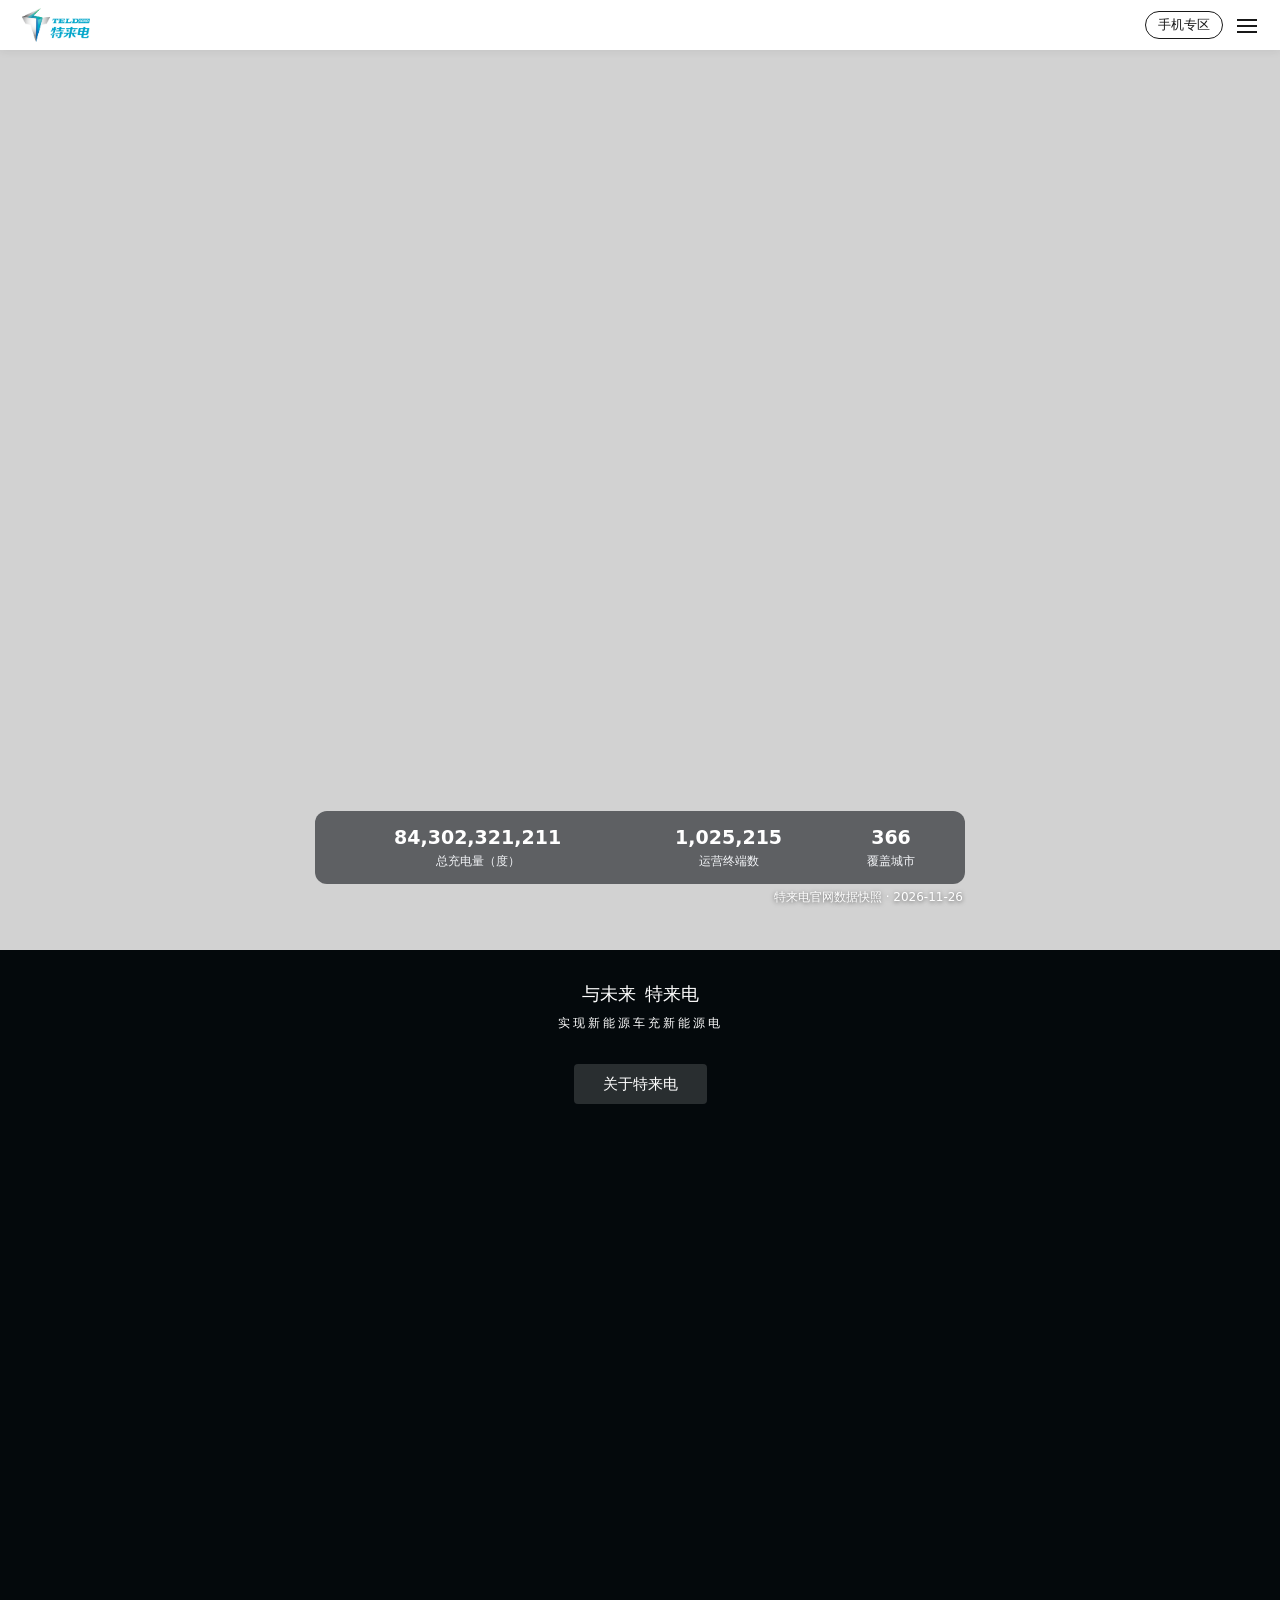
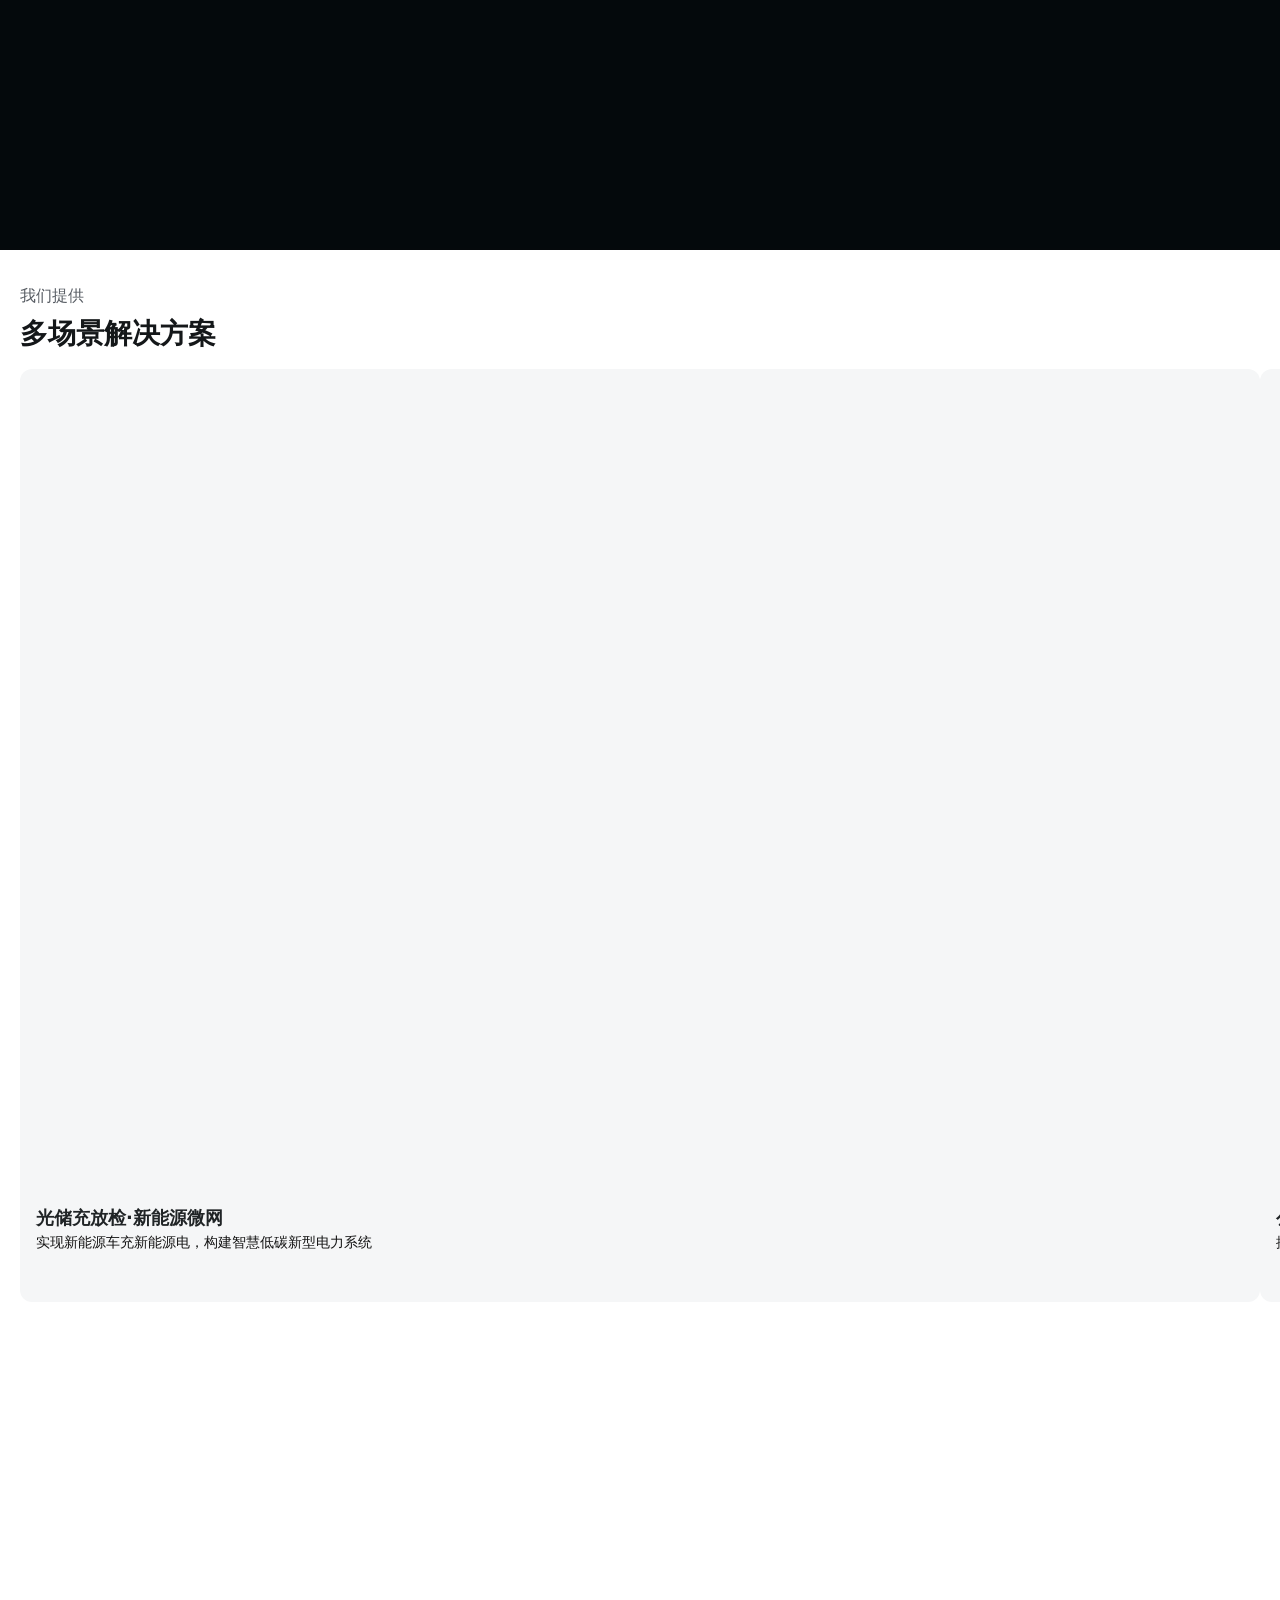
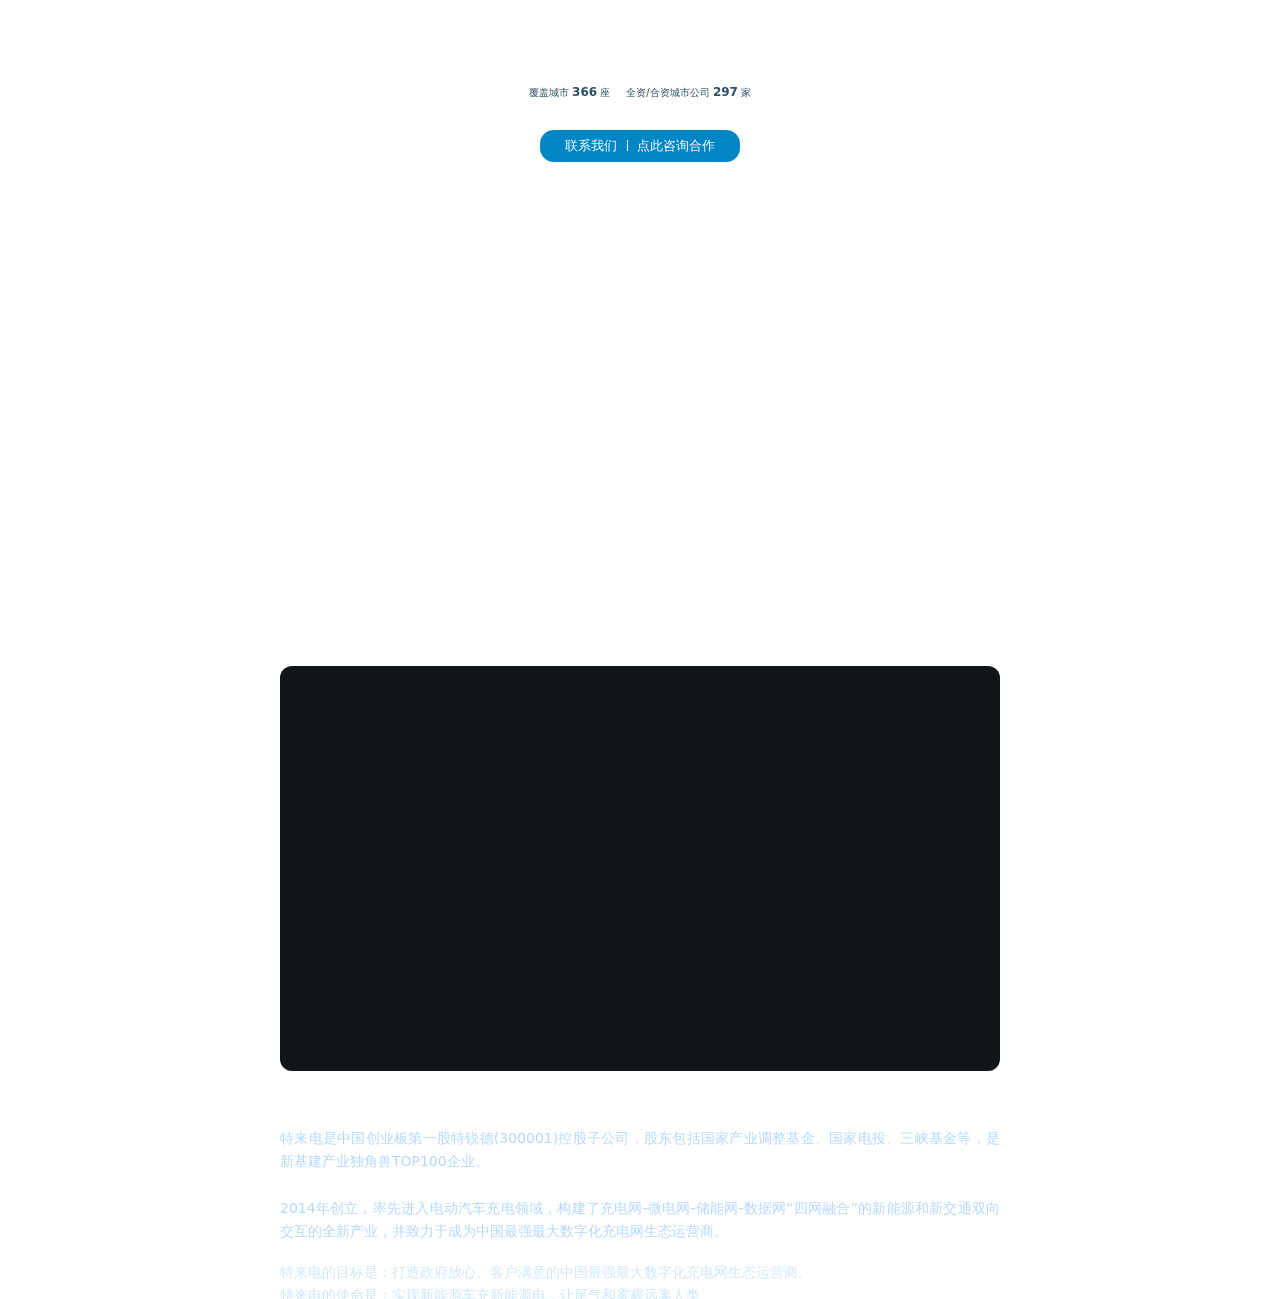
<file: index.html>
<!doctype html>
<html lang="zh-CN">
<head>
  <meta charset="utf-8">
  <meta name="viewport" content="width=device-width,initial-scale=1">
  <title>特来电官网</title>
<script>
const pages = new Map(Object.entries({
  "home": "首页/index.html",
  "g3-80": "产品/充电网设备/一体式直流/G3-80kW/index.html",
  "vpp": "产品/平台软件/虚拟电厂平台/index.html",
  "solar-storage": "产品/平台软件/光储充放一体化平台/index.html"
}));
const params = new URLSearchParams(location.search);
const target = new URL(pages.get(params.get('product')) || pages.get('home'), location.href);
params.delete('product');
target.search = params.toString();
target.hash = location.hash;
location.replace(target);
</script>
</head>
<body class="body-class">
<a href="首页/index.html">特来电首页</a>
</body>
</html>
</file>
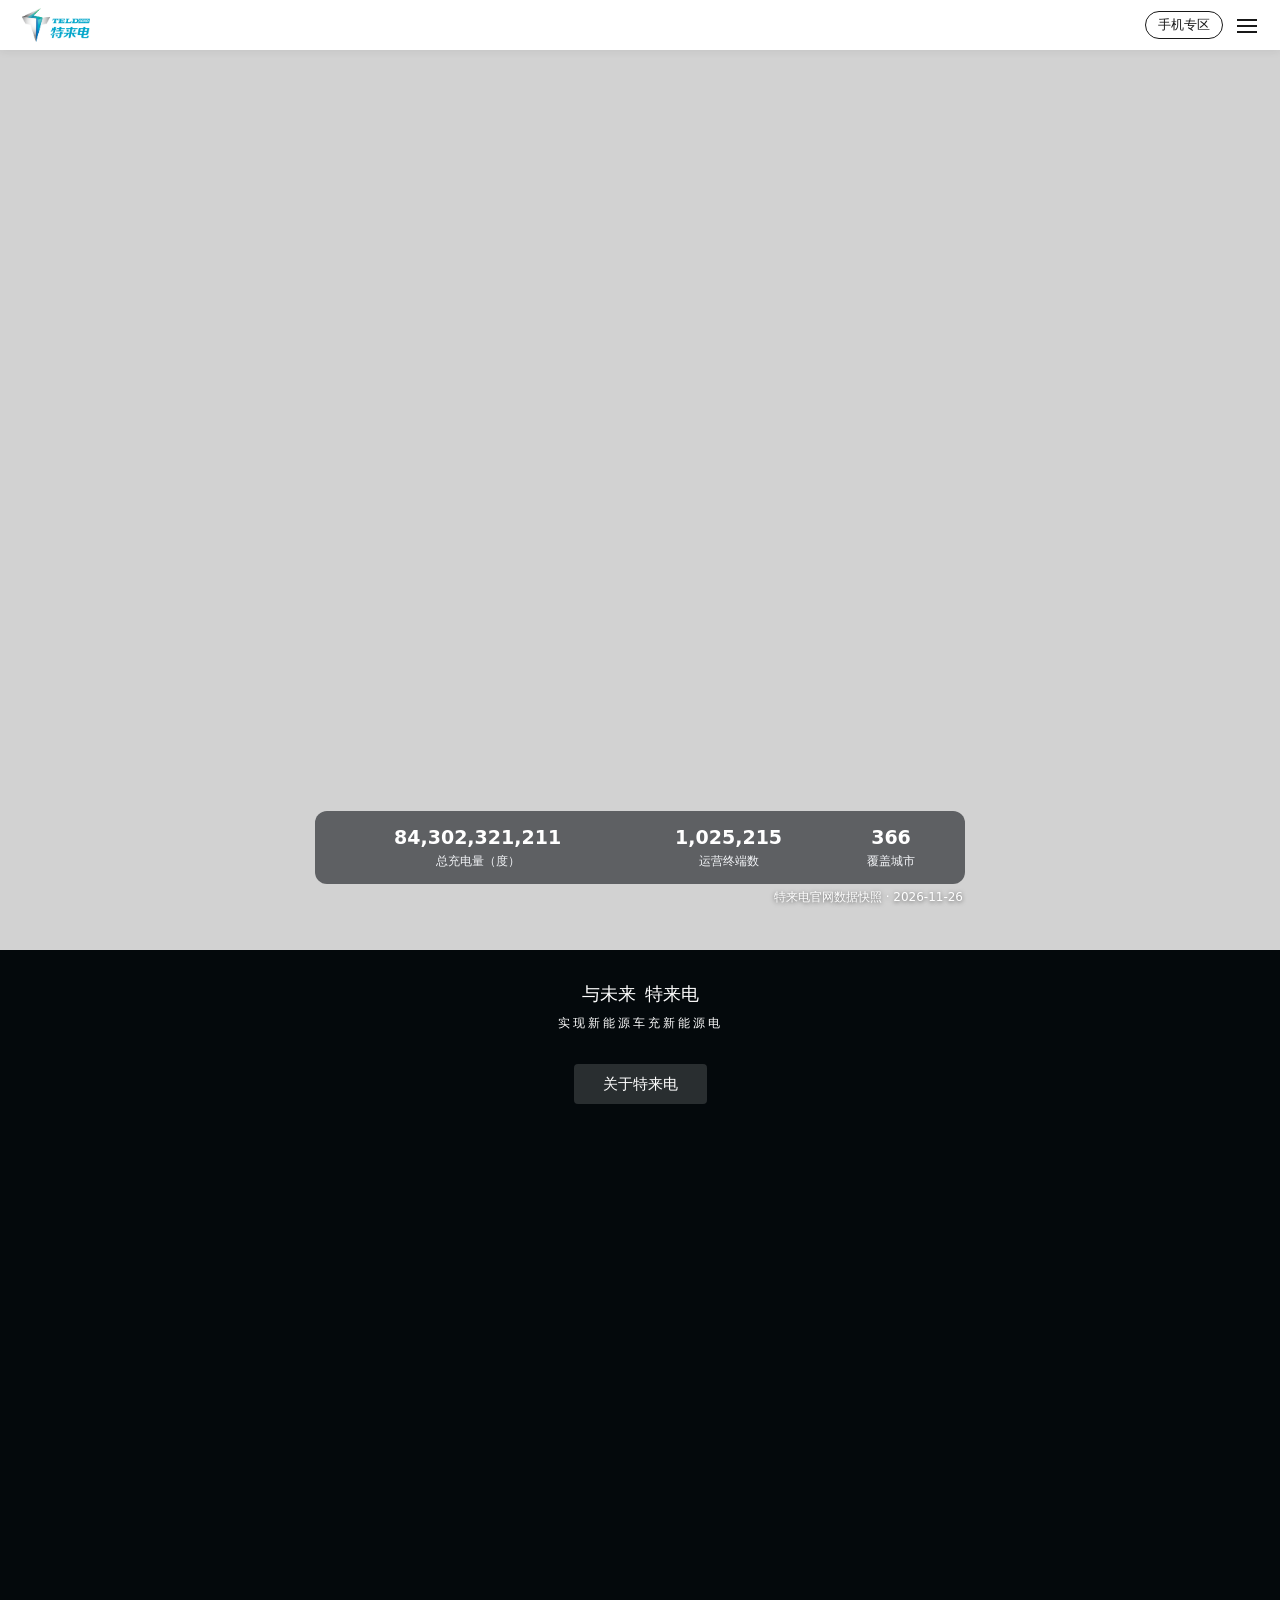
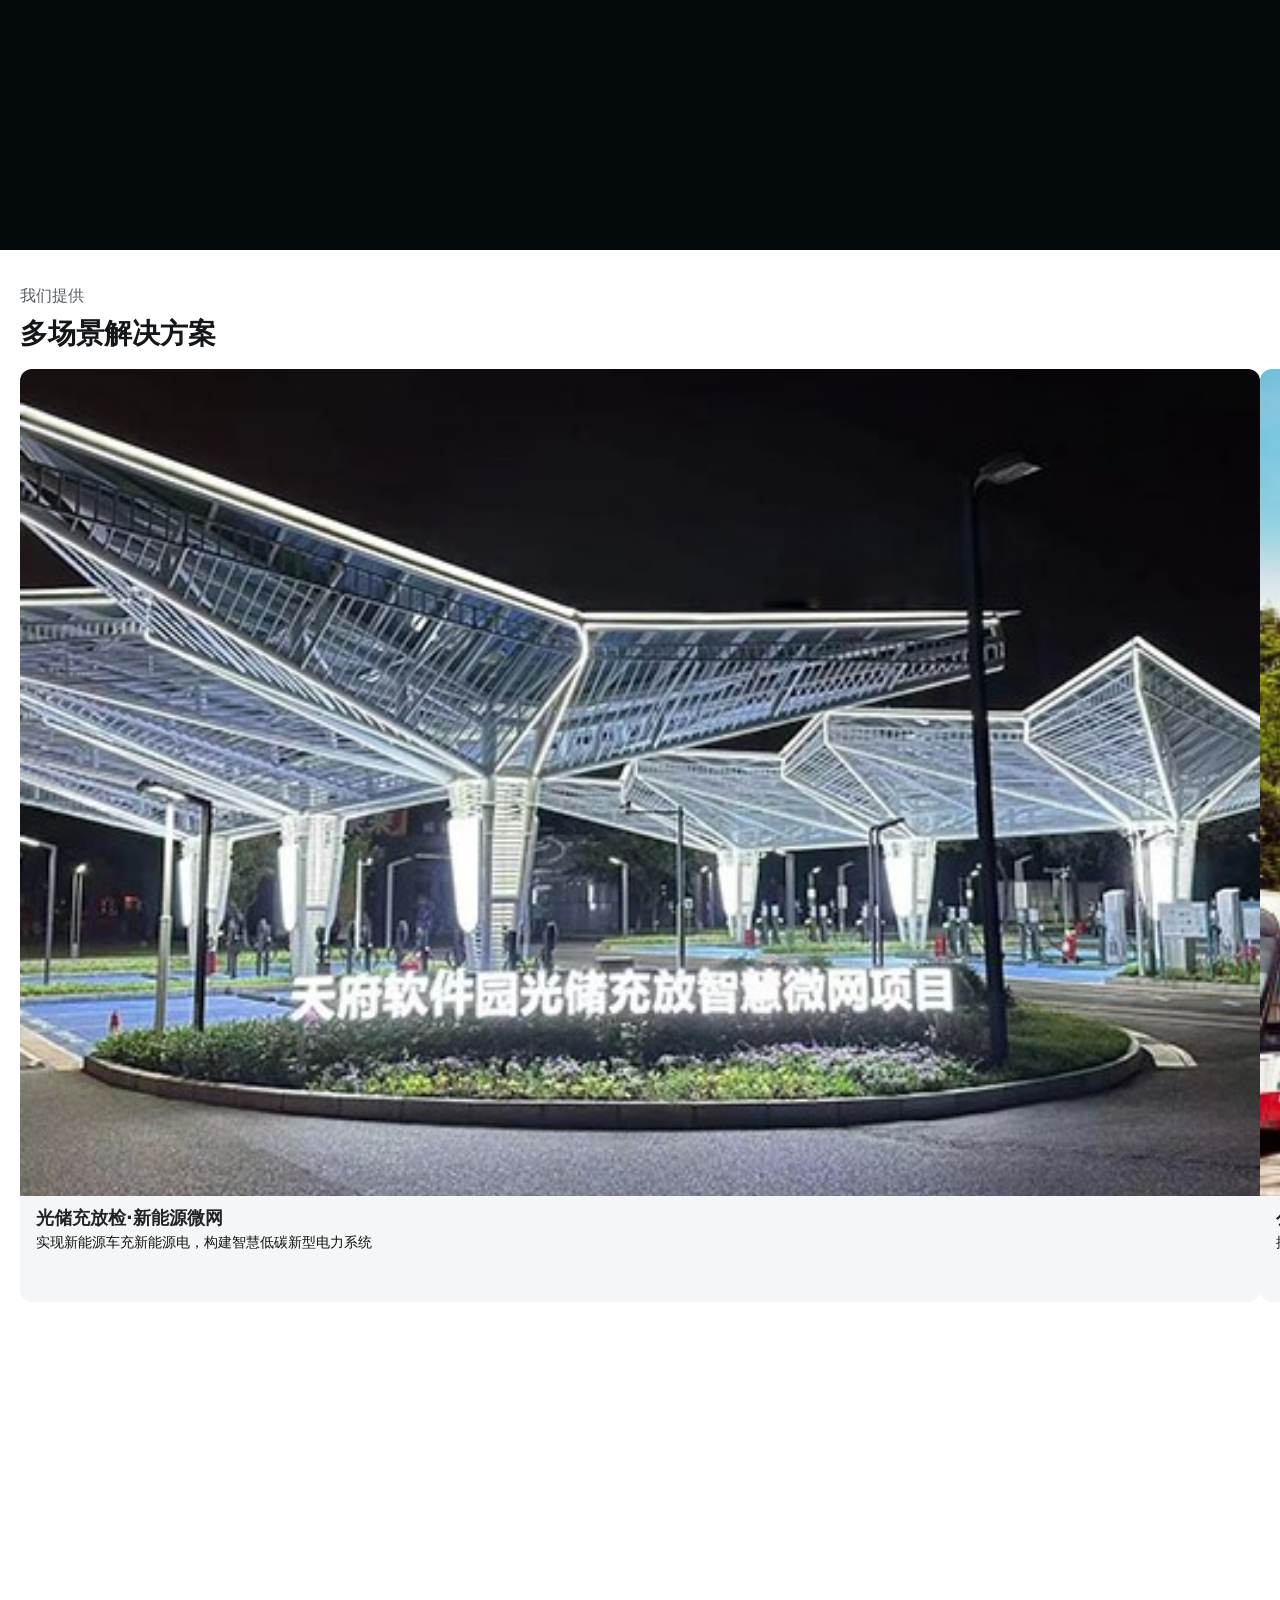
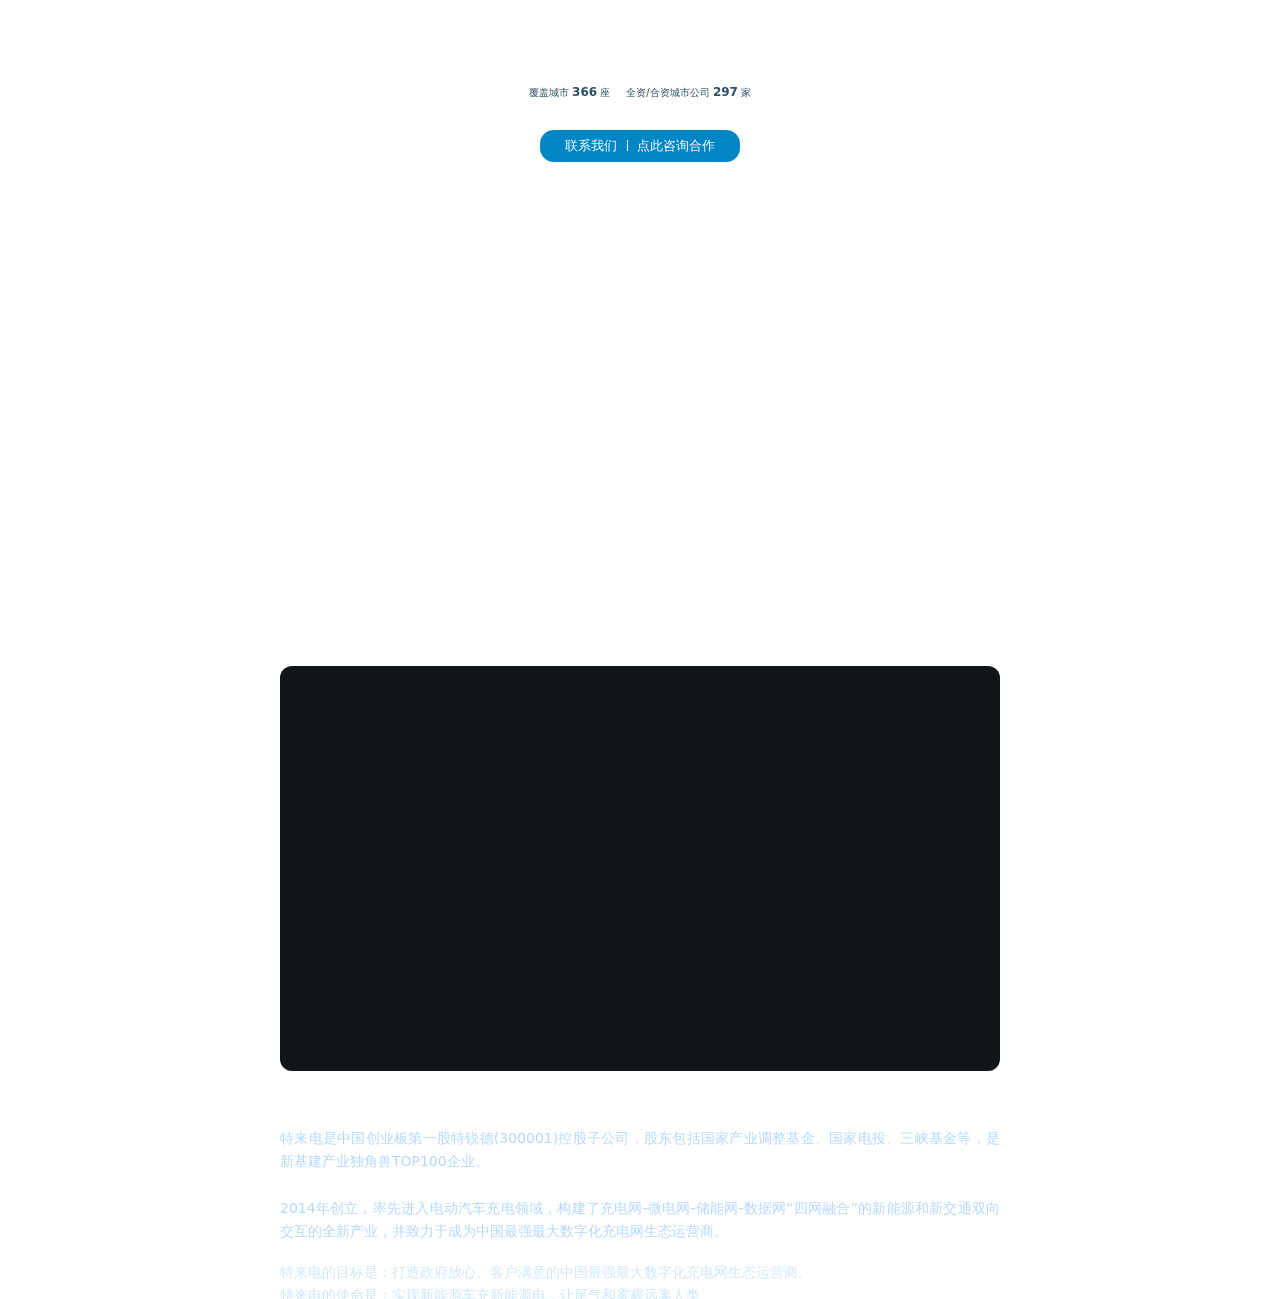
<file: 首页/index.html>
<!doctype html>
<html lang="zh-CN">
<head>
  <meta charset="utf-8">
  <meta name="viewport" content="width=device-width,initial-scale=1">
  <title>特来电官网</title>
<script>
function deviceFolder() {
  const mobile = /mobile|android|iphone|ipod|phone|ipad/i.test(navigator.userAgent);
  return window.innerWidth >= 768 && !mobile ? 'PC' : '移动端';
}
const target = new URL(deviceFolder() + '/index.html', location.href);
target.search = location.search;
target.searchParams.set('adaptive', '1');
target.hash = location.hash;
location.replace(target);
</script>
</head>
<body class="body-class">
<a href="PC/index.html">PC 版</a> · <a href="移动端/index.html">移动版</a>
</body>
</html>
</file>
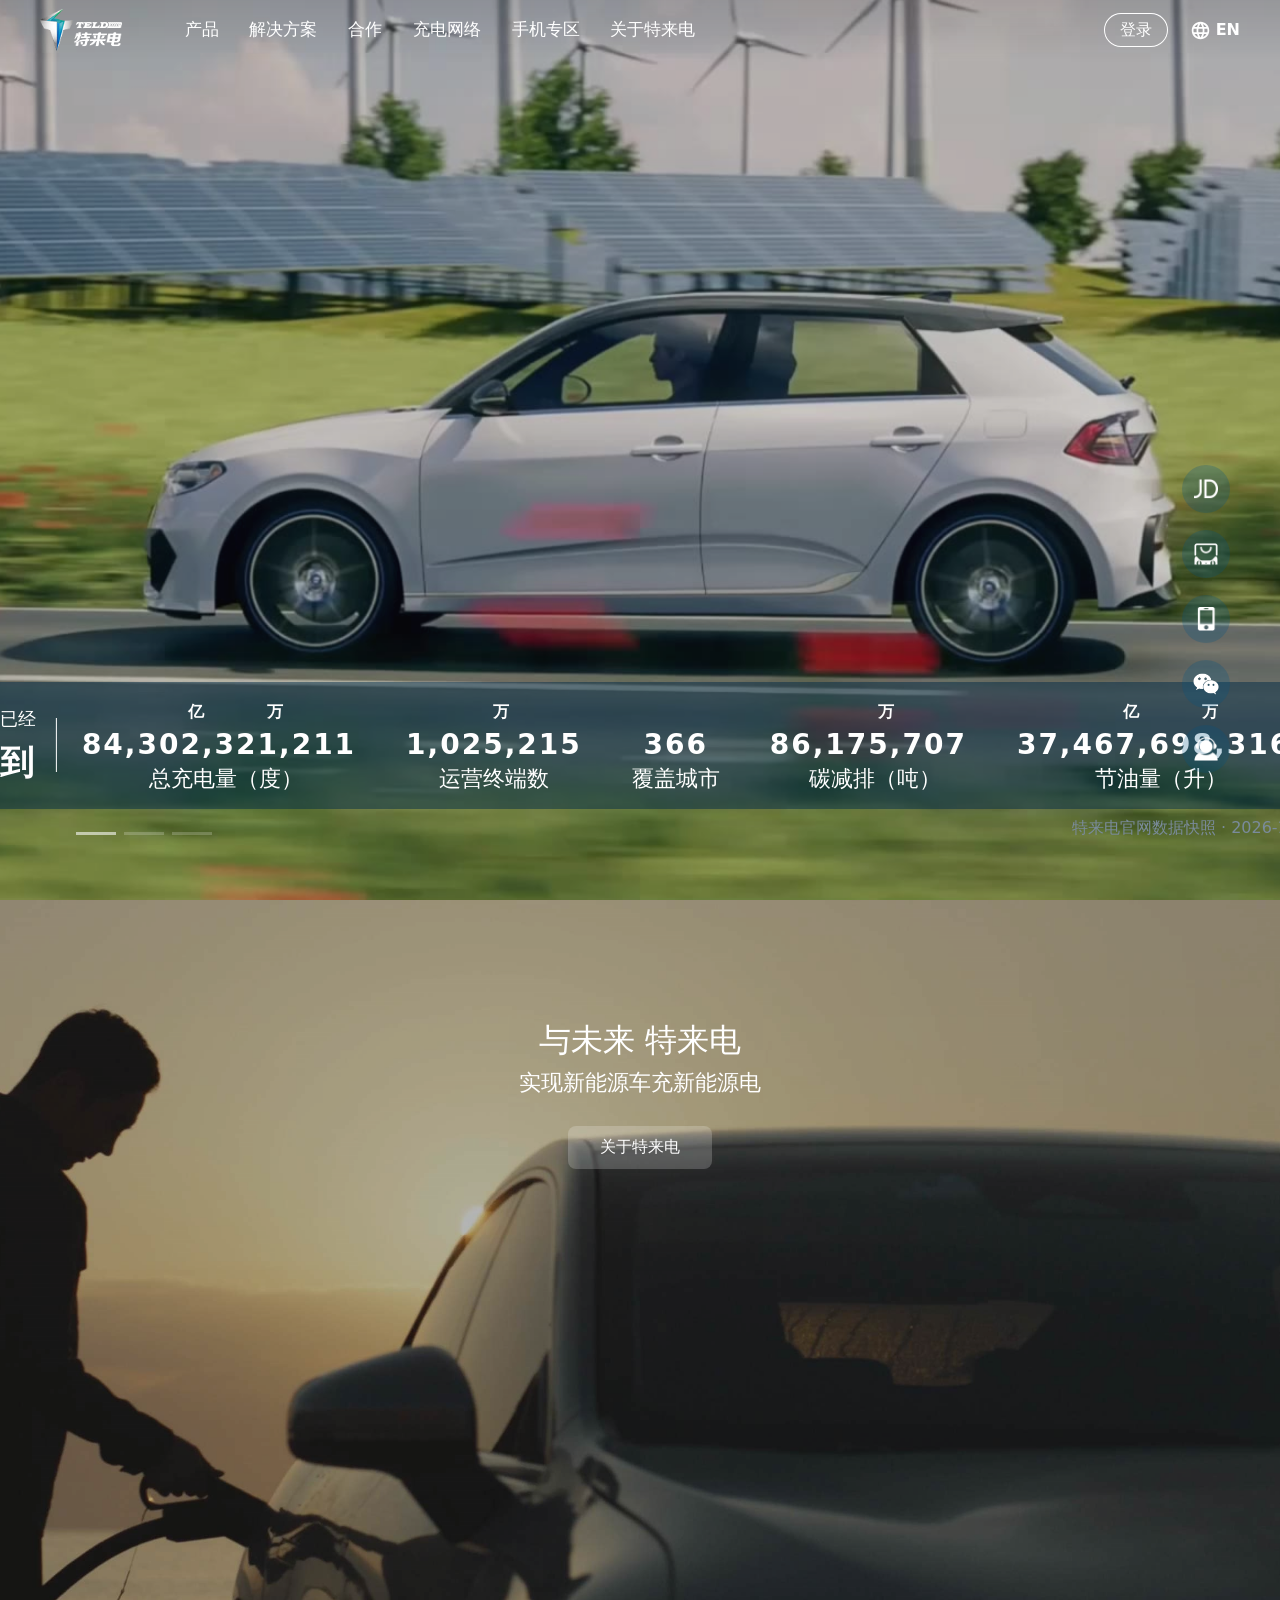
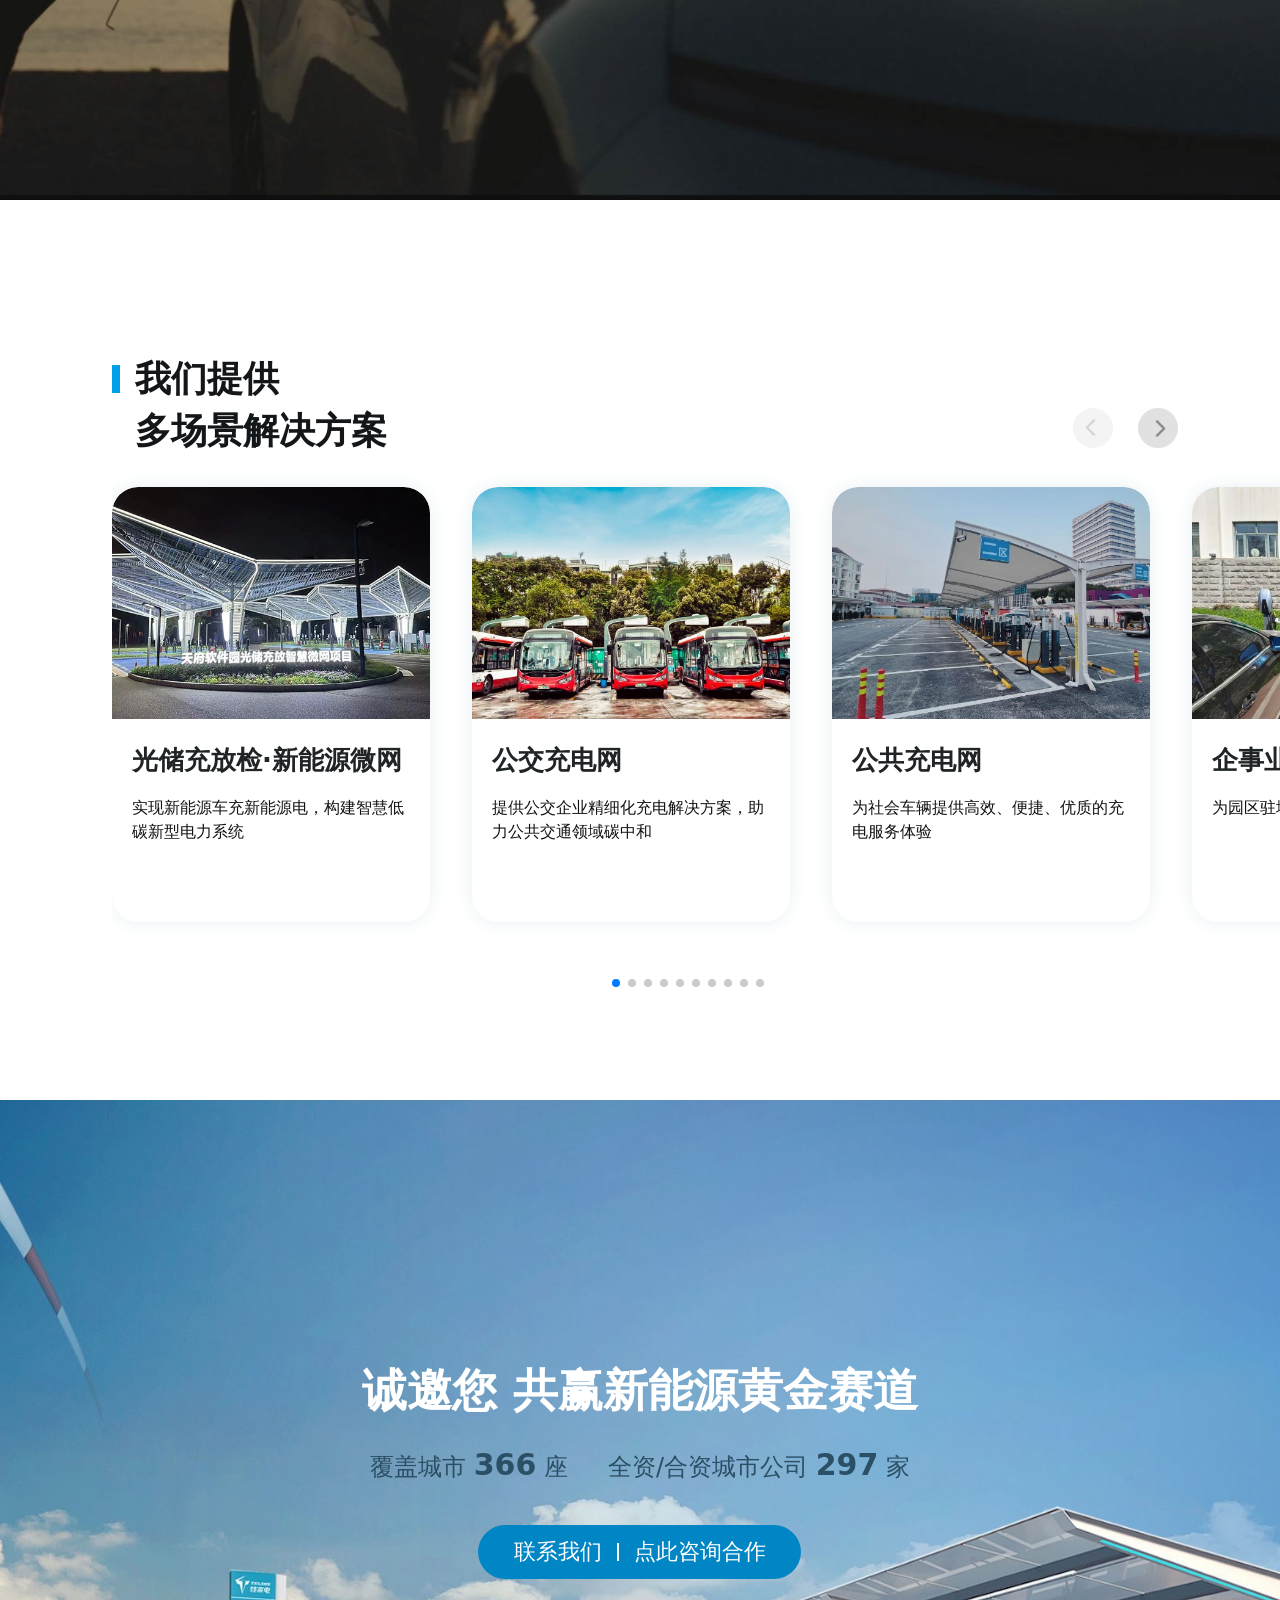
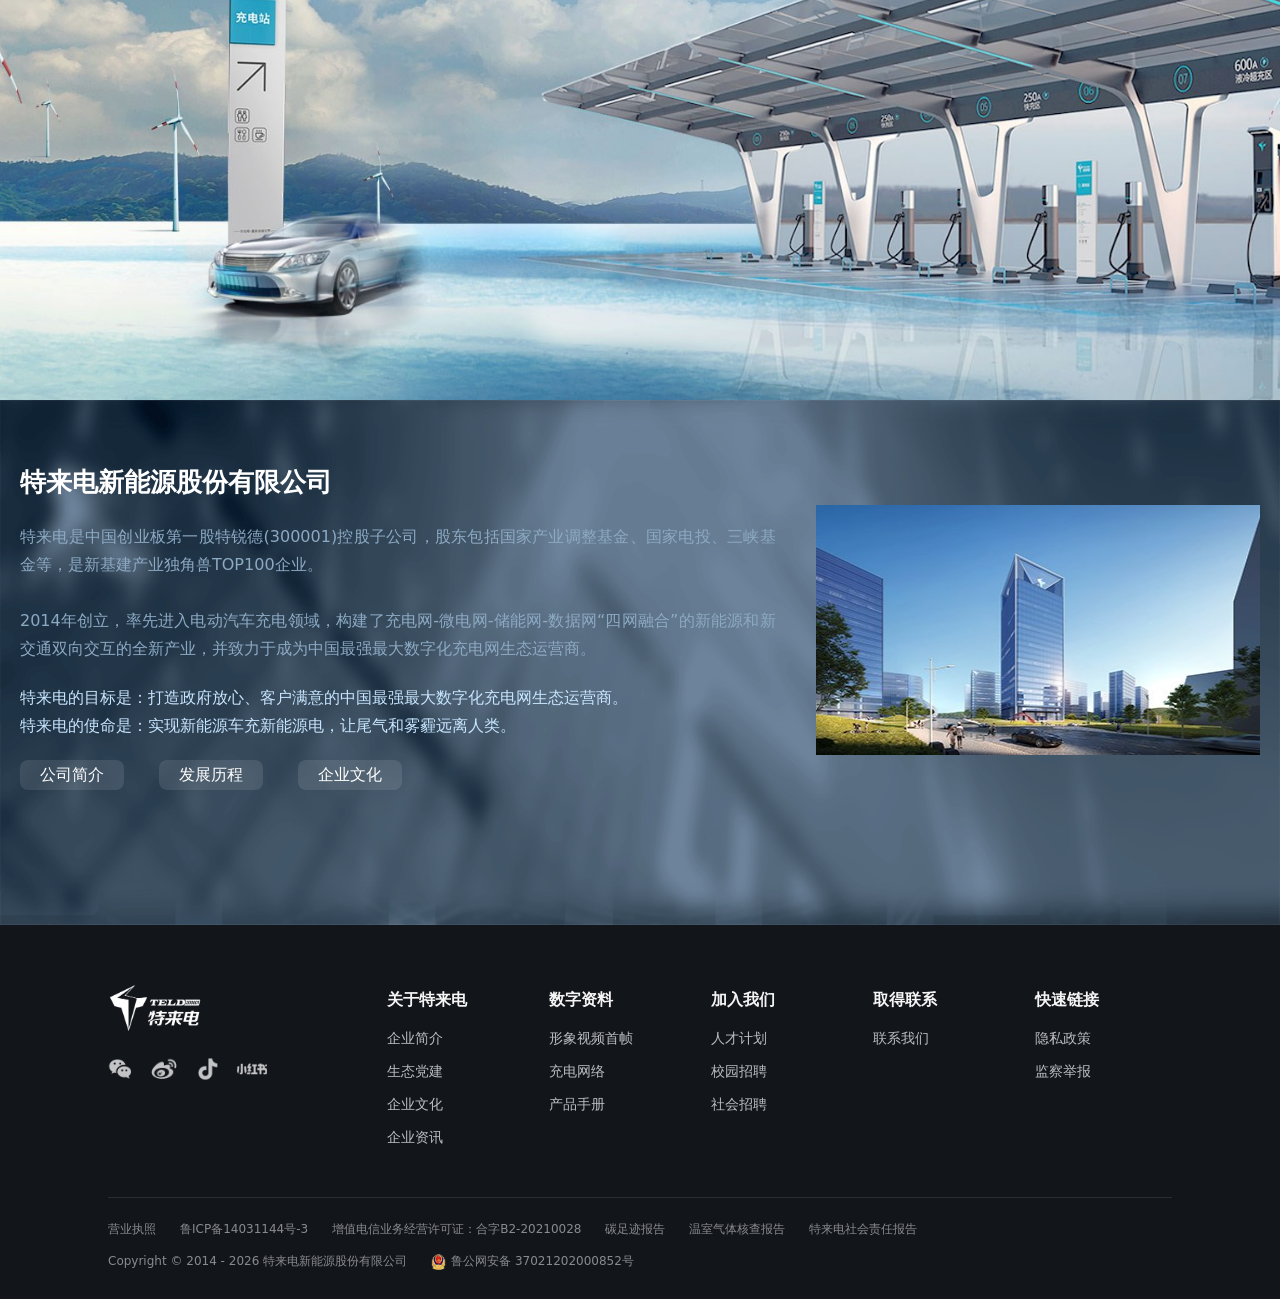
<file: 首页/PC/index.html>
<!doctype html>
<html lang="zh-CN">
<head>
  <meta charset="utf-8">
  <meta name="viewport" content="width=device-width,initial-scale=1">
  <title>特来电官网</title>
  <link rel="stylesheet" href="assets/css/base.css">
  <link rel="stylesheet" href="assets/css/navigation.css">
  <link rel="stylesheet" href="assets/css/footer.css">
  <link rel="stylesheet" href="assets/css/page.css">
  <script defer src="assets/vendor/swiper.min.js"></script>
  <script defer src="assets/js/catalog.js"></script>
  <script defer src="assets/js/navigation.js"></script>
  <script defer src="assets/js/footer.js"></script>
  <script defer src="assets/js/page.js"></script>
</head>
<body class="body-class">
<div id="site">
<header id="site-nav" data-source-home aria-label="网站导航">
  <div class="tn-bar">
    <div class="tn-bar-inner">
      <a class="tn-logo" href="../index.html" aria-label="特来电首页">
        <img class="tn-color-logo" src="assets/teld-logo-transparent.webp" alt="特来电">
        <img class="tn-light-logo" src="assets/teld-on-dark.png" alt="">
      </a>
      <nav class="tn-desktop" data-nav-items aria-label="主导航"></nav>
      <div class="tn-tools">
        <div class="tn-account-wrap">
          <button type="button" class="tn-account" data-account aria-label="登录">登录</button>
          <div class="tn-account-popover" id="tn-account-options" role="group" aria-label="账号操作" hidden></div>
        </div>
        <a class="tn-lang" aria-disabled="true" aria-label="English" lang="en"><svg viewBox="0 0 24 24" aria-hidden="true" focusable="false"><path fill="currentColor" d="M11.99 2C6.47 2 2 6.48 2 12s4.47 10 9.99 10C17.52 22 22 17.52 22 12S17.52 2 11.99 2m6.93 6h-2.95a15.7 15.7 0 0 0-1.38-3.56A8.03 8.03 0 0 1 18.92 8M12 4.04c.83 1.2 1.48 2.53 1.91 3.96h-3.82c.43-1.43 1.08-2.76 1.91-3.96M4.26 14C4.1 13.36 4 12.69 4 12s.1-1.36.26-2h3.38c-.08.66-.14 1.32-.14 2s.06 1.34.14 2zm.82 2h2.95c.32 1.25.78 2.45 1.38 3.56A8 8 0 0 1 5.08 16m2.95-8H5.08a8 8 0 0 1 4.33-3.56A15.7 15.7 0 0 0 8.03 8M12 19.96c-.83-1.2-1.48-2.53-1.91-3.96h3.82c-.43 1.43-1.08 2.76-1.91 3.96M14.34 14H9.66c-.09-.66-.16-1.32-.16-2s.07-1.35.16-2h4.68c.09.65.16 1.32.16 2s-.07 1.34-.16 2m.25 5.56c.6-1.11 1.06-2.31 1.38-3.56h2.95a8.03 8.03 0 0 1-4.33 3.56M16.36 14c.08-.66.14-1.32.14-2s-.06-1.34-.14-2h3.38c.16.64.26 1.31.26 2s-.1 1.36-.26 2z"/></svg>EN</a>
      </div>
    </div>
  </div>
  <section id="tn-panel" class="tn-panel" hidden></section>
  <button class="tn-scrim" type="button" aria-label="关闭导航" tabindex="-1" inert></button>
</header>
<main class="home-preview">
  <div data-home-11="" class="pc-wrap">
    <div data-home-5="" data-home-11="" class="page-index-pc media-show media-show-pc">
      <div data-home-5="">
        <div data-home-5="">
          <div data-home-5="" class="swiper-slide slide1">
            <div data-home-5="" class="slide-wrap">
              <div data-home-6="" data-home-5="" class="floor-videos">
                <div data-home-6="" class="swiper-container-videos swiper-container-initialized swiper-container-horizontal">
                  <div data-home-6="" class="swiper-wrapper" style="">
                    <div data-home-6="" class="swiper-slide swiper-slide1" style="">
                      <div data-home-6="" class="slide-wrap">
                        <div data-home-6="" class="video-wrap"><img data-home-6="" class="preview-still" src="../../media/teld-official-index-beta-04.jpg" alt="视频首帧"></div>
                      </div>
                    </div>
                    <div data-home-6="" class="swiper-slide swiper-slide2" style="">
                      <div data-home-6="" class="slide-wrap">
                        <div data-home-6="" class="video-wrap"><img data-home-6="" class="preview-still" src="../../media/teld-official-index-beta-05.jpg" alt="视频首帧"></div>
                      </div>
                    </div>
                    <div data-home-6="" class="swiper-slide swiper-slide3" style="">
                      <div data-home-6="" class="slide-wrap">
                        <div data-home-6="" class="video-wrap"><img data-home-6="" class="preview-still" src="../../media/teld-official-index-beta-06.jpg" alt="视频首帧"></div>
                      </div>
                    </div>
                  </div>
                  <div data-home-6="" class="swiper-pagination swiper-pagination2 swiper-pagination-clickable swiper-pagination-bullets"></div>
                </div>
                <ul data-home-6="" class="info-block">
                  <li data-home-6="" class="info-block-left"><h5 data-home-6="" class="h5">我们已经</h5><h2 data-home-6="" class="h2">做到</h2></li>
                  <li data-home-6="" class="info-block-split"></li>
                  <li data-home-6="" class="info-block-right"><ol data-home-6=""><li data-home-6="" class="one-info"><div data-home-6="" class="middle"><div data-home-6="" class="unit"><span data-home-6="">亿</span><span data-home-6="" class="space">空</span><span data-home-6="" class="space margin-more">空</span><span data-home-6="" class="space">空</span><span data-home-6="">万</span><span data-home-6="" class="space margin-more">空</span><span data-home-6="" class="space">空</span><span data-home-6="" class="space">空</span><span data-home-6="" class="space">空</span></div><span data-home-6="">
                            84,302,321,211
                        </span></div><div data-home-6="" class="bottom">
                        &nbsp;&nbsp;总充电量（度）
                    </div></li>
                  <li data-home-6="" class="one-info"><div data-home-6="" class="middle"><div data-home-6="" class="unit"><span data-home-6=""></span><span data-home-6="" class="space">空</span><span data-home-6="" class="space margin-more">空</span><span data-home-6="" class="space">空</span><span data-home-6="">万</span><span data-home-6="" class="space margin-more">空</span><span data-home-6="" class="space">空</span><span data-home-6="" class="space">空</span><span data-home-6="" class="space">空</span></div>
                        1,025,215
                    </div><div data-home-6="" class="bottom">
                        运营终端数
                    </div></li>
                  <li data-home-6="" class="one-info"><div data-home-6="" class="middle"><div data-home-6="" class="unit"><span data-home-6="" class="space">空</span><span data-home-6="" class="space">空</span><span data-home-6="" class="space">空</span></div>
                        366
                    </div><div data-home-6="" class="bottom">
                        覆盖城市
                    </div></li>
                  <li data-home-6="" class="one-info"><div data-home-6="" class="middle"><div data-home-6="" class="unit"><span data-home-6=""></span><span data-home-6="" class="space">空</span><span data-home-6="" class="space margin-more">空</span><span data-home-6="" class="space">空</span><span data-home-6="">万</span><span data-home-6="" class="space margin-more">空</span><span data-home-6="" class="space">空</span><span data-home-6="" class="space">空</span><span data-home-6="" class="space">空</span></div>
                        86,175,707
                    </div><div data-home-6="" class="bottom">
                        &nbsp;&nbsp;碳减排（吨）
                    </div></li>
                  <li data-home-6="" class="one-info"><div data-home-6="" class="middle"><div data-home-6="" class="unit"><span data-home-6="">亿</span><span data-home-6="" class="space">空</span><span data-home-6="" class="space margin-more">空</span><span data-home-6="" class="space">空</span><span data-home-6="">万</span><span data-home-6="" class="space margin-more">空</span><span data-home-6="" class="space">空</span><span data-home-6="" class="space">空</span><span data-home-6="" class="space">空</span></div>
                        37,467,698,316
                    </div><div data-home-6="" class="bottom">
                        &nbsp;&nbsp;节油量（升）
                    </div></li>
                  </ol>
                  </li>
                  <li data-home-6="" class="more-tips">
            特来电官网数据快照 · 2026-11-26
        </li>
                </ul>
              </div>
              <div data-home-5="" class="mask"></div>
            </div>
          </div>
          <div data-home-5="" class="swiper-slide slide2 slide-poster">
            <div data-home-5="" class="slide-wrap">
              <div data-home-5="" class="video-wrap"><img data-home-5="" class="preview-still" src="../../media/teld-official-index-intr-4k.jpg" alt="视频首帧"></div>
              <div data-home-5="" src="assets/media/teld-official-index-intr-01-mid.jpg" class="img-poster"></div>
              <div data-home-5="" class="mask mask-poster-pc"></div>
              <div data-home-5="" class="bg-info">
                <h2 data-home-5="" class="video-title">与未来 特来电</h2>
                <h3 data-home-5="" class="video-subtitle">实现新能源车充新能源电</h3>
                <div data-home-5="" class="video-button">关于特来电</div>
              </div>
              <div data-home-5="" class="icon-play-wrap"></div>
            </div>
          </div>
          <div data-home-5="" class="swiper-slide slide3">
            <div data-home-5="" class="slide-wrap slide-wrap-floor3">
              <div data-home-12="" data-home-5="" class="floor-3" style="opacity: 1;">
                <div data-home-9="" data-home-12="">
                  <h2 data-home-9="" class="floor-title floor-title-1">
        我们提供
        <div data-home-9="" class="slash"></div></h2>
                  <h2 data-home-9="" class="floor-title floor-title-2">多场景解决方案</h2>
                </div>
                <div data-home-10="" data-home-12="" class="floor3-component-pc main-wrap">
                  <div data-home-10="" class="main-wrap-middle" style="padding-right: 130px;">
                    <div data-home-10="" class="main-wrap-middle2">
                      <div data-home-10="" class="swiper-container-3 swiper-container-initialized swiper-container-horizontal">
                        <div data-home-10="" class="swiper-wrapper">
                          <div data-home-10="" class="swiper-slide swiper-slide1" style="">
                            <div data-home-10="" class="slide-wrap">
                              <div data-home-10="" class="top-img-wrap"><img data-home-10="" src="assets/media/teld-official-index-solution-04.jpg" class="top-img"></div>
                              <h2 data-home-10="" class="item-title">光储充放检·新能源微网</h2>
                              <h4 data-home-10="" class="item-desc">实现新能源车充新能源电，构建智慧低碳新型电力系统</h4>
                            </div>
                          </div>
                          <div data-home-10="" class="swiper-slide swiper-slide1" style="">
                            <div data-home-10="" class="slide-wrap">
                              <div data-home-10="" class="top-img-wrap"><img data-home-10="" src="assets/media/teld-official-index-solution-01.jpg" class="top-img"></div>
                              <h2 data-home-10="" class="item-title">公交充电网</h2>
                              <h4 data-home-10="" class="item-desc">提供公交企业精细化充电解决方案，助力公共交通领域碳中和</h4>
                            </div>
                          </div>
                          <div data-home-10="" class="swiper-slide swiper-slide1" style="">
                            <div data-home-10="" class="slide-wrap">
                              <div data-home-10="" class="top-img-wrap"><img data-home-10="" src="assets/media/teld-official-index-solution-06.jpg" class="top-img"></div>
                              <h2 data-home-10="" class="item-title">公共充电网</h2>
                              <h4 data-home-10="" class="item-desc">为社会车辆提供高效、便捷、优质的充电服务体验</h4>
                            </div>
                          </div>
                          <div data-home-10="" class="swiper-slide swiper-slide1" style="">
                            <div data-home-10="" class="slide-wrap">
                              <div data-home-10="" class="top-img-wrap"><img data-home-10="" src="assets/media/teld-official-index-solution-09.jpg" class="top-img"></div>
                              <h2 data-home-10="" class="item-title">企事业园区充电网</h2>
                              <h4 data-home-10="" class="item-desc">为园区驻地场景提供充电解决方案</h4>
                            </div>
                          </div>
                          <div data-home-10="" class="swiper-slide swiper-slide1" style="">
                            <div data-home-10="" class="slide-wrap">
                              <div data-home-10="" class="top-img-wrap"><img data-home-10="" src="assets/media/teld-official-index-solution-08.jpg" class="top-img"></div>
                              <h2 data-home-10="" class="item-title">居民小区充电网</h2>
                              <h4 data-home-10="" class="item-desc">“统建统营 有序充电”模式，有效解决小区充电难题</h4>
                            </div>
                          </div>
                          <div data-home-10="" class="swiper-slide swiper-slide1" style="">
                            <div data-home-10="" class="slide-wrap">
                              <div data-home-10="" class="top-img-wrap"><img data-home-10="" src="assets/media/teld-official-index-solution-07.jpg" class="top-img"></div>
                              <h2 data-home-10="" class="item-title">物流充电网</h2>
                              <h4 data-home-10="" class="item-desc">搭建全国新能源物流车辆充电补能网</h4>
                            </div>
                          </div>
                          <div data-home-10="" class="swiper-slide swiper-slide1" style="">
                            <div data-home-10="" class="slide-wrap">
                              <div data-home-10="" class="top-img-wrap"><img data-home-10="" src="assets/media/teld-official-index-solution-05.jpg" class="top-img"></div>
                              <h2 data-home-10="" class="item-title">城市充电网</h2>
                              <h4 data-home-10="" class="item-desc">为地方政府定制城市级充电网解决方案，赋能城市新基建，实现“双碳”战略目标</h4>
                            </div>
                          </div>
                          <div data-home-10="" class="swiper-slide swiper-slide1" style="">
                            <div data-home-10="" class="slide-wrap">
                              <div data-home-10="" class="top-img-wrap"><img data-home-10="" src="assets/media/teld-official-index-solution-03.jpg" class="top-img"></div>
                              <h2 data-home-10="" class="item-title">能源充电网</h2>
                              <h4 data-home-10="" class="item-desc">智慧综合能源站，助力能源企业双碳转型</h4>
                            </div>
                          </div>
                          <div data-home-10="" class="swiper-slide swiper-slide1" style="">
                            <div data-home-10="" class="slide-wrap">
                              <div data-home-10="" class="top-img-wrap"><img data-home-10="" src="assets/media/teld-official-index-solution-02.jpg" class="top-img"></div>
                              <h2 data-home-10="" class="item-title">民航充电网</h2>
                              <h4 data-home-10="" class="item-desc">共建机场充电网，打赢蓝天保卫战</h4>
                            </div>
                          </div>
                          <div data-home-10="" class="swiper-slide swiper-slide1" style="">
                            <div data-home-10="" class="slide-wrap">
                              <div data-home-10="" class="top-img-wrap"><img data-home-10="" src="assets/media/teld-official-index-solution-10.jpg" class="top-img"></div>
                              <h2 data-home-10="" class="item-title">公路充电网</h2>
                              <h4 data-home-10="" class="item-desc">支撑规模化电动汽车长途无忧</h4>
                            </div>
                          </div>
                          <div data-home-10="" class="swiper-slide swiper-slide1" style="">
                            <div data-home-10="" class="slide-wrap">
                              <div data-home-10="" class="top-img-wrap"><img data-home-10="" src="assets/media/teld-official-index-solution-11.jpg" class="top-img"></div>
                              <h2 data-home-10="" class="item-title">港口充电网</h2>
                              <h4 data-home-10="" class="item-desc">为港口提供智慧充电解决方案，助力港口安全绿色转型</h4>
                            </div>
                          </div>
                          <div data-home-10="" class="swiper-slide swiper-slide1" style="">
                            <div data-home-10="" class="slide-wrap">
                              <div data-home-10="" class="top-img-wrap"><img data-home-10="" src="assets/media/teld-official-index-solution-12.jpg" class="top-img"></div>
                              <h2 data-home-10="" class="item-title">商用车/工程机械/专用车解决方案</h2>
                              <h4 data-home-10="" class="item-desc">商用车/工程机械/专用车充电站、大功率充电、自动充电及光储充放检综合解决方案</h4>
                            </div>
                          </div>
                        </div>
                        <div data-home-10="" class="swiper-pagination swiper-pagination3"></div>
                        <div data-home-10="" class="swiper-button-group">
                          <div data-home-10="" class="swiper-button-prev swiper-button-disabled" tabindex="0" role="button" aria-label="Previous slide" aria-disabled="true"></div>
                          <div data-home-10="" class="swiper-button-next" tabindex="0" role="button" aria-label="Next slide" aria-disabled="false"></div>
                        </div>
                      </div>
                    </div>
                  </div>
                </div>
              </div>
            </div>
          </div>
          <div data-home-5="" class="swiper-slide swiper-slide-last">
            <div data-home-5="" class="slide-wrap">
              <div data-home-5="" class="content">
                <h2 data-home-5="" class="h2">诚邀您 共赢新能源黄金赛道</h2>
                <ul data-home-5="" class="h5">
                  <li data-home-5="">
                覆盖城市
                <b data-home-5="" class="num">366</b>
                座
              </li>
                  <li data-home-5="">
                全资/合资城市公司
                <b data-home-5="" class="num">297</b>
                家
              </li>
                </ul>
                <div data-home-5="" class="button">
                  联系我们
                  <span data-home-5="" class="slash"></span>
                  点此咨询合作
                </div>
              </div>
            </div>
          </div>
          <div data-home-5="" class="swiper-slide swiper-slide-corp">
            <div data-home-5="" class="slide-wrap">
              <div data-home-5="" class="content">
                <div data-home-5="" class="content-left">
                  <h2 data-home-5="" class="left-title">特来电新能源股份有限公司</h2>
                  <h4 data-home-5="" class="left-para left-para1">
                    特来电是中国创业板第一股特锐德(300001)控股子公司，股东包括国家产业调整基金、国家电投、三峡基金等，是新基建产业独角兽TOP100企业。<br data-home-5=""><br data-home-5="">2014年创立，率先进入电动汽车充电领域，构建了充电网-微电网-储能网-数据网“四网融合”的新能源和新交通双向交互的全新产业，并致力于成为中国最强最大数字化充电网生态运营商。
                  </h4>
                  <h4 data-home-5=""></h4>
                  <h4 data-home-5="" class="left-para left-para2"><span data-home-5="" class="left-para-title">特来电的目标是：</span><span data-home-5="">打造政府放心、客户满意的中国最强最大数字化充电网生态运营商。</span></h4>
                  <h4 data-home-5="" class="left-para left-para3"><span data-home-5="" class="left-para-title">特来电的使命是：</span><span data-home-5="">实现新能源车充新能源电，让尾气和雾霾远离人类。</span></h4>
                  <ul data-home-5="" class="button-line">
                    <li data-home-5="">
                  公司简介
                </li>
                    <li data-home-5="">
                  发展历程
                </li>
                    <li data-home-5="">
                  企业文化
                </li>
                  </ul>
                </div>
                <div data-home-5="" class="content-right">
                  <div data-home-5="" class="video-wrap-corp"><img data-home-5="" class="preview-still" src="../../media/teld-official-index-intr-02.jpg" alt="视频首帧"></div><img data-home-5="" src="assets/media/teld-official-index-intr-02-poster-mobile.jpg" alt="" class="img-poster-corp">
                  <div data-home-5="" class="icon-play-wrap-corp"></div>
                </div>
              </div>
            </div>
          </div>
        </div>
        <div data-home-5="" class="swiper-scrollbar"></div>
      </div>
      <ul data-home-13="" data-home-5="" class="wrapper aside">
        <li data-home-13=""><div data-home-13="" class="bg-item"><img data-home-13="" src="assets/media/teld-official-index-icon-jd.png" alt="" class="aside-icon"><div data-home-13="" class="left-img-wrap"><img data-home-13="" src="assets/media/teld-official-index-jd.png" alt="" class="left-img"></div></div></li>
        <li data-home-13=""><div data-home-13="" class="bg-item"><img data-home-13="" src="assets/media/teld-official-index-icon-tmall.png" alt="" class="aside-icon"><div data-home-13="" class="left-img-wrap"><img data-home-13="" src="assets/media/teld-official-index-tmall.png" alt="" class="left-img"></div></div></li>
        <li data-home-13=""><div data-home-13="" class="bg-item"><img data-home-13="" src="assets/media/teld-official-index-icon-mobile.png" alt="" class="aside-icon"><div data-home-13="" class="left-img-wrap"><img data-home-13="" src="assets/media/teld-official-index-qr.png" alt="" class="left-img"></div></div></li>
        <li data-home-13=""><div data-home-13="" class="bg-item"><img data-home-13="" src="assets/media/teld-official-index-icon-wechat.png" alt="" class="aside-icon aside-icon-more"><div data-home-13="" class="left-img-wrap"><img data-home-13="" src="assets/media/teld-official-index-qr-wechat.png" alt="" class="left-img"></div></div></li>
        <li data-home-13=""><div data-home-13="" class="bg-item"><img data-home-13="" src="assets/media/teld-official-index-icon-service.png" alt="" class="aside-icon"><div data-home-13="" class="left-img-wrap"><img data-home-13="" src="assets/media/teld-official-index-qr-kefu.png" alt="" class="left-img"></div></div></li>
        <li data-home-13=""><button type="button" data-home-13="" class="bg-item back-to-top" data-at-top aria-label="返回顶部" title="返回顶部"><img data-home-13="" src="assets/media/teld-official-index-icon-top.png" alt="" class="top-img"></button></li>
      </ul>
    </div>
  </div>
</main>
<footer id="site-footer" aria-label="网站页尾">
  <div class="foot-inner">
    <div class="foot-main">
      <div class="foot-brand">
        <img class="foot-logo" src="assets/footer/teld-white.png" width="500" height="257" alt="特来电">
        <div class="foot-social" role="group" aria-label="社交平台">
          <div class="foot-wechat"><button type="button" aria-label="微信" aria-expanded="false" aria-controls="foot-qr"><img src="assets/footer/wx.png" width="44" height="44" alt=""></button><a href="https://mp.weixin.qq.com/mp/homepage?__biz=MzA3ODMyMDA3NA==&amp;hid=7&amp;sn=8047c7492e58208d27caa483e89d8bbd" target="_blank" rel="noopener" class="foot-wechat-link" aria-label="微信"><img src="assets/footer/wx.png" width="44" height="44" alt=""></a><div id="foot-qr" hidden><img loading="lazy" width="112" height="112" src="assets/media/teld-official-index-qr-wechat.png" alt="特来电微信公众号二维码"></div></div>
          <a href="https://weibo.com/u/7389485089" target="_blank" rel="noopener" aria-label="微博" title="微博"><img src="assets/footer/wb.png" width="44" height="44" alt=""></a>
          <a href="https://v.douyin.com/Dwgt5Pa/" target="_blank" rel="noopener" aria-label="抖音" title="抖音"><img src="assets/footer/dy.png" width="44" height="44" alt=""></a>
          <a href="https://www.xiaohongshu.com/user/profile/63ddc0f50000000026006560" target="_blank" rel="noopener" aria-label="小红书" title="小红书"><img src="assets/footer/xhs.png" width="44" height="44" alt=""></a>
        </div>
      </div>
      <nav class="foot-groups" aria-label="页尾导航">
        <section class="foot-group">
          <h2>关于特来电</h2>
          <ul id="foot-group-0">
            <li><a href="https://www.teld.cn/www/about" target="_blank" rel="noopener" >企业简介</a></li>
            <li><a href="https://www.teld.cn/www/ecological" target="_blank" rel="noopener" >生态党建</a></li>
            <li><a href="https://www.teld.cn/www/enCulture" target="_blank" rel="noopener">企业文化</a></li>
            <li><a href="https://www.teld.cn/www/dynamicNew" target="_blank" rel="noopener" >企业资讯</a></li>
          </ul>
        </section>
        <section class="foot-group">
          <h2>数字资料</h2>
          <ul id="foot-group-1">
            <li><button type="button" data-foot-video>形象视频首帧</button></li>
            <li><a href="https://www.teld.cn/www/chargeNetwork" target="_blank" rel="noopener" >充电网络</a></li>
            <li><a href="https://book.yunzhan365.com/bookcase/spbu/index.html" target="_blank" rel="noopener" >产品手册</a></li>
          </ul>
        </section>
        <section class="foot-group">
          <h2>加入我们</h2>
          <ul id="foot-group-2">
            <li><a href="https://hr.teld.cn/recruit#/index" target="_blank" rel="noopener" >人才计划</a></li>
            <li><a href="https://hr.teld.cn/recruit#/portal_job_list?job_class=_HB5_Y2FtcHVz" target="_blank" rel="noopener" >校园招聘</a></li>
            <li><a href="https://hr.teld.cn/recruit#/portal_job_list?job_class=_HB5_c29j!WFs" target="_blank" rel="noopener" >社会招聘</a></li>
          </ul>
        </section>
        <section class="foot-group">
          <h2>取得联系</h2>
          <ul id="foot-group-3">
            <li><a href="https://www.teld.cn/www/contactus" target="_blank" rel="noopener" >联系我们</a></li>
          </ul>
        </section>
        <section class="foot-group">
          <h2>快速链接</h2>
          <ul id="foot-group-4">
            <li><a href="https://cv.teld.cn/module/Pictivity.html#/ActivityPage3?hiCode=yszcteld" target="_blank" rel="noopener" >隐私政策</a></li>
            <li><a href="https://cv.teld.cn/module/Pictivity.html#/ActivityPage3?hiCode=TeldSupervison" target="_blank" rel="noopener" >监察举报</a></li>
          </ul>
        </section>
      </nav>
    </div>
    <div class="foot-meta">
      <div class="foot-docs">
        <a href="https://resource.teld.cn/telddoc/107/02b5aec5c0d445a791cc689589db7da0.html" target="_blank" rel="noopener" >营业执照</a>
        <a href="https://beian.miit.gov.cn/" target="_blank" rel="noopener" >鲁ICP备14031144号-3</a>
        <a href="https://dxzhgl.miit.gov.cn/#/home" target="_blank" rel="noopener" >增值电信业务经营许可证：合字B2-20210028</a>
        <a href="https://resource.teld.cn/telddoc/107/碳足迹报告.zip" target="_blank" rel="noopener" >碳足迹报告</a>
        <a href="https://resource.teld.cn/telddoc/107/青岛特来电新能源温室气体核查声明.pdf" target="_blank" rel="noopener" >温室气体核查报告</a>
        <a href="https://resource.teld.cn/telddoc/107/特来电社会责任报告（ESG报告）2021.pdf" target="_blank" rel="noopener" >特来电社会责任报告</a>
      </div>
      <div class="foot-registration">
        <span>Copyright © 2014 - <span data-foot-year>2026</span> 特来电新能源股份有限公司</span>
        <a href="https://www.beian.gov.cn/portal/registerSystemInfo?recordcode=37021202000852" target="_blank" rel="noopener" class="foot-police"><img src="assets/media/police.png" alt="" width="15" height="16"> 鲁公网安备 37021202000852号</a>
      </div>
    </div>
  </div>
  <dialog class="foot-film" aria-label="形象视频首帧">
    <button type="button" aria-label="关闭形象视频" autofocus>×</button>
    <img  class="preview-still" src="../../media/teld-official-index-intr-4k.jpg" alt="视频首帧">
  </dialog>
</footer>
</div>
<svg width="0" height="0" style="position:absolute" aria-hidden="true" xmlns="http://www.w3.org/2000/svg">
  <!-- Font Awesome Free 6 Solid by Fonticons, Inc. https://fontawesome.com/ — CC BY 4.0. See solution-icons-LICENSE.txt. -->
  <symbol id="city" viewBox="-61.123 -110.642 754.85 754.85"><path fill="currentColor" d="M480 48c0-26.5-21.5-48-48-48h-96c-26.5 0-48 21.5-48 48v48h-64V24c0-13.3-10.7-24-24-24s-24 10.7-24 24v72h-64V24c0-13.3-10.7-24-24-24S64 10.7 64 24v72H48c-26.5 0-48 21.5-48 48v320c0 26.5 21.5 48 48 48h544c26.5 0 48-21.5 48-48V240c0-26.5-21.5-48-48-48H480zm96 320v32c0 8.8-7.2 16-16 16h-32c-8.8 0-16-7.2-16-16v-32c0-8.8 7.2-16 16-16h32c8.8 0 16 7.2 16 16m-336 48h-32c-8.8 0-16-7.2-16-16v-32c0-8.8 7.2-16 16-16h32c8.8 0 16 7.2 16 16v32c0 8.8-7.2 16-16 16m-112-16c0 8.8-7.2 16-16 16H80c-8.8 0-16-7.2-16-16v-32c0-8.8 7.2-16 16-16h32c8.8 0 16 7.2 16 16zm432-144c8.8 0 16 7.2 16 16v32c0 8.8-7.2 16-16 16h-32c-8.8 0-16-7.2-16-16v-32c0-8.8 7.2-16 16-16zm-304-80v32c0 8.8-7.2 16-16 16h-32c-8.8 0-16-7.2-16-16v-32c0-8.8 7.2-16 16-16h32c8.8 0 16 7.2 16 16m-144-16c8.8 0 16 7.2 16 16v32c0 8.8-7.2 16-16 16H80c-8.8 0-16-7.2-16-16v-32c0-8.8 7.2-16 16-16zm144 144c0 8.8-7.2 16-16 16h-32c-8.8 0-16-7.2-16-16v-32c0-8.8 7.2-16 16-16h32c8.8 0 16 7.2 16 16zm-144 16H80c-8.8 0-16-7.2-16-16v-32c0-8.8 7.2-16 16-16h32c8.8 0 16 7.2 16 16v32c0 8.8-7.2 16-16 16m304-48v32c0 8.8-7.2 16-16 16h-32c-8.8 0-16-7.2-16-16v-32c0-8.8 7.2-16 16-16h32c8.8 0 16 7.2 16 16M400 64c8.8 0 16 7.2 16 16v32c0 8.8-7.2 16-16 16h-32c-8.8 0-16-7.2-16-16V80c0-8.8 7.2-16 16-16zm16 112v32c0 8.8-7.2 16-16 16h-32c-8.8 0-16-7.2-16-16v-32c0-8.8 7.2-16 16-16h32c8.8 0 16 7.2 16 16"/></symbol>
  <symbol id="truck-moving" viewBox="-59.461 -116.12 738.33 738.33"><path fill="currentColor" d="M64 32C28.7 32 0 60.7 0 96v304c0 44.2 35.8 80 80 80c26.2 0 49.4-12.6 64-32c14.6 19.4 37.8 32 64 32c44.2 0 80-35.8 80-80c0-5.5-.6-10.8-1.6-16h163.2c-1 5.2-1.6 10.5-1.6 16c0 44.2 35.8 80 80 80s80-35.8 80-80c0-5.5-.6-10.8-1.6-16h1.6c17.7 0 32-14.3 32-32v-90.3c0-9.2-3.2-18.2-9-25.3l-58.8-71.8c-10.6-13-26.5-20.5-43.3-20.5L480 144V96c0-35.3-28.7-64-64-64zm521 224H480v-64h48.8c2.4 0 4.7 1.1 6.2 2.9zm-57 112a32 32 0 1 1 0 64a32 32 0 1 1 0-64m-352 32a32 32 0 1 1 64 0a32 32 0 1 1-64 0m-96-32a32 32 0 1 1 0 64a32 32 0 1 1 0-64"/></symbol>
  <symbol id="house-chimney" viewBox="-48.712 -80.544 679.304 679.304"><path fill="currentColor" d="M543.8 287.6c17 0 32-14 32-32.1c1-9-3-17-11-24L512 185V64c0-17.7-14.3-32-32-32h-32c-17.7 0-32 14.3-32 32v36.7L309.5 7c-6-5-14-7-21-7s-15 1-22 8L10 231.5c-7 7-10 15-10 24c0 18 14 32.1 32 32.1h32v69.7c-.1.9-.1 1.8-.1 2.8v112c0 22.1 17.9 40 40 40h16c1.2 0 2.4-.1 3.6-.2c1.5.1 3 .2 4.5.2h55.9c22.1 0 40-17.9 40-40v-88c0-17.7 14.3-32 32-32h64c17.7 0 32 14.3 32 32v88c0 22.1 17.9 40 40 40h56.5c1.4 0 2.8 0 4.2-.1c1.1.1 2.2.1 3.3.1h16c22.1 0 40-17.9 40-40v-16.2c.3-2.6.5-5.3.5-8.1l-.7-160.2h32z"/></symbol>
  <!-- Microgrid panel artwork supplied by the designer. -->
  <symbol id="solar-panel" viewBox="-27.501 -33.235 1078.773 1078.773"><path fill="currentColor" d="M196.388571 683.154286h631.296c35.547429 0 55.881143-27.940571 50.834286-71.972572-3.437714-29.988571-6.802286-59.977143-11.849143-87.990857l-25.453714-166.034286c-8.411429-55.515429-16.896-111.030857-25.380571-166.034285-6.729143-39.936-23.698286-58.002286-57.490286-58.002286H264.045714c-32.182857 0-50.761143 20.041143-55.808 58.002286l-4.096 26.404571c-8.777143 56.758857-17.334857 112.493714-24.722285 169.691429-11.849143 73.947429-23.698286 147.968-33.792 223.963428-6.802286 44.032 13.531429 72.045714 50.761142 72.045715z m740.205715-137.216l11.264 63.268571c5.12 31.963429 5.12 62.025143-3.364572 92.013714-16.896 58.002286-52.443429 87.990857-106.642285 87.990858H563.638857l22.016 72.045714h155.794286c18.578286 0 33.792 19.968 33.792 41.984 0 21.942857-15.213714 41.984-33.865143 41.984H282.697143c-11.849143 1.974857-23.698286-8.045714-30.500572-19.968a45.933714 45.933714 0 0 1 0-42.057143c6.802286-11.995429 18.651429-19.968 30.500572-19.968h155.721143l21.942857-72.045714H189.659429c-77.824 0-125.220571-64-115.053715-157.988572 5.266286-43.739429 13.677714-88.722286 21.942857-132.973714l6.802286-37.010286c8.484571-46.08 16.530286-91.574857 24.576-137.069714 8.045714-45.494857 16.091429-90.989714 24.502857-136.996571C164.205714 119.222857 211.602286 73.142857 269.165714 73.142857h489.179429c55.808 0 103.204571 46.006857 115.053714 111.981714 20.187429 120.905143 41.545143 240.347429 63.195429 360.813715z m-181.833143-192.804572H568.612571c-25.380571 0-38.985143-16.018286-40.667428-47.981714 0-17.042286-0.365714-33.499429-0.804572-50.029714a1930.386286 1930.386286 0 0 1-0.877714-50.029715c0-25.965714 11.849143-41.984 33.865143-41.984h177.737143c20.333714 0 33.865143 14.043429 37.229714 40.009143l1.901714 13.458286c4.388571 31.085714 8.704 61.074286 11.629715 92.525714 1.682286 28.013714-10.166857 44.032-33.865143 44.032z m-309.76 4.022857H262.217143c-23.698286 0-37.229714-20.041143-33.865143-50.029714 1.755429-16.018286 3.803429-32.036571 5.924571-47.981714 2.194286-16.091429 4.242286-32.036571 5.924572-48.054857 3.437714-29.988571 18.651429-46.006857 42.349714-46.006857H453.485714c25.380571 0 37.302857 16.091429 37.302857 46.08v91.940571c-1.755429 38.034286-15.36 54.052571-45.787428 54.052571z m-187.830857 40.009143H458.605714c18.578286 0 33.792 17.993143 35.474286 41.984 0 50.029714 0 102.034286-1.682286 151.990857 0 23.990857-18.578286 42.057143-38.912 42.057143H235.154286c-23.698286 0-38.912-18.066286-35.547429-46.08 5.12-49.956571 11.849143-101.961143 18.651429-151.990857 3.364571-19.968 21.942857-38.034286 38.912-38.034286z m499.273143-5.997714c32.182857-2.048 50.834286 19.968 54.125714 53.979429 1.828571 15.433143 3.803429 30.866286 5.851428 46.299428 3.657143 28.379429 7.314286 56.466286 9.508572 83.675429 3.291429 29.988571-13.604571 52.004571-38.985143 52.004571h-204.8c-32.182857 0-49.078857-19.968-49.078857-58.002286 0-19.968-0.438857-39.936-0.877714-59.977142-0.438857-19.968-0.804571-40.009143-0.804572-59.977143 0-40.009143 15.213714-58.002286 47.396572-58.002286 19.748571 0 39.497143 0.219429 59.245714 0.438857 39.497143 0.438857 78.994286 0.877714 118.491428-0.438857z"/></symbol>
  <symbol id="road" viewBox="-48.751 -72.807 673.503 673.503"><path fill="currentColor" d="M256 32h-74.8c-27.1 0-51.3 17.1-60.3 42.6L3.1 407.2c-2 5.8-3.1 12-3.1 18.2C0 455.5 24.5 480 54.6 480H256v-64c0-17.7 14.3-32 32-32s32 14.3 32 32v64h201.4c30.2 0 54.6-24.5 54.6-54.6c0-6.2-1.1-12.4-3.1-18.2L455.1 74.6C446 49.1 421.9 32 394.8 32H320v64c0 17.7-14.3 32-32 32s-32-14.3-32-32zm64 192v64c0 17.7-14.3 32-32 32s-32-14.3-32-32v-64c0-17.7 14.3-32 32-32s32 14.3 32 32"/></symbol>
  <!-- Software icons from Font Awesome Free, Phosphor Icons and Material Design Icons; see solution-icons-LICENSE.txt. -->
  <!-- Custom silhouette for the autonomous delivery vehicle. -->
  <symbol id="autonomous-delivery" viewBox="-0.811 -1.115 33.832 33.832">
    <g fill="currentColor">
      <path d="M13 4a1 1 0 0 1 1-1h4a1 1 0 0 1 1 1v2h-1.5v1.5h-3V6H13z"/>
      <path fill-rule="evenodd" d="M10 7h14.8c2.5 0 4.3 1.6 4.6 4.1l1 10.1c.2 1.9-.6 3.2-1.9 3.7a4.6 4.6 0 0 0-9.2.1H12a4.6 4.6 0 0 0-9.2-.2c-1-.5-1.6-1.5-1.5-2.8l.5-5.9c.1-1.4.5-2.6 1.2-3.9L4.6 9.5C5.7 7.8 7.3 7 10 7Zm-1.3 3c-1.1 0-1.8.4-2.4 1.3l-1.7 3.1c-.3.6-.5 1.1-.5 1.9h5.6l.9-6.3z"/>
      <circle cx="7.4" cy="25.1" r="3.1"/><circle cx="23.9" cy="25.1" r="3.1"/>
    </g>
  </symbol>
  <symbol id="energy-dispatch" viewBox="0.344 -0.19 31.477 31.477"><g transform="translate(1 3) scale(0.0520833)"><path fill="currentColor" d="M0 80c0-26.5 21.5-48 48-48h96c26.5 0 48 21.5 48 48v16h192V80c0-26.5 21.5-48 48-48h96c26.5 0 48 21.5 48 48v96c0 26.5-21.5 48-48 48h-96c-26.5 0-48-21.5-48-48v-16H192v16c0 1.7-.1 3.4-.3 5L272 288h96c26.5 0 48 21.5 48 48v96c0 26.5-21.5 48-48 48h-96c-26.5 0-48-21.5-48-48v-96c0-1.7.1-3.4.3-5L144 224H48c-26.5 0-48-21.5-48-48z"/></g></symbol>
  <symbol id="battery-storage" viewBox="-0.546 -0.433 24.866 24.866"><path fill="currentColor" fill-rule="evenodd" d="M3.35 5.15h15.2c1.02 0 1.85.83 1.85 1.85v2.05h1.05c.64 0 1.15.51 1.15 1.15v3.6c0 .64-.51 1.15-1.15 1.15H20.4V17c0 1.02-.83 1.85-1.85 1.85H3.35A1.85 1.85 0 0 1 1.5 17V7c0-1.02.83-1.85 1.85-1.85Z
M11.88 7.94a.54.54 0 0 1 .9.4v2.54h1.38a.54.54 0 0 1 .38.93l-4.28 4.24a.54.54 0 0 1-.92-.38v-2.55H8.02a.54.54 0 0 1-.38-.92Z"/></symbol>
  <symbol id="parking-barrier" viewBox="-0.899 -0.121 24.216 24.216"><path fill="currentColor" fill-rule="evenodd" d="M2.3 7.45a3.9 3.9 0 0 1 6.85-2.55H21a1.8 1.8 0 0 1 1.8 1.8v2.95a1.8 1.8 0 0 1-1.8 1.8H10.1v6.8h.6c.6 0 1.1.5 1.1 1.1v1.55H.8v-1.55c0-.6.5-1.1 1.1-1.1h.4Z
M7.5 7.65a1.25 1.25 0 1 0-2.5 0 1.25 1.25 0 0 0 2.5 0Z
M10.1 6.65l1.65 3.05h1.85l-1.65-3.05Z M14.65 6.65l1.65 3.05h1.85L16.5 6.65Z"/></symbol>
  <symbol id="ai-assistant" viewBox="-0.461 -1.574 26.323 26.323"><path fill="currentColor" d="M13.5 3q.606.002 1.19.084a3 3 0 0 0 1.34 4.755l.378.129a1 1 0 0 1 .624.624l.13.378a3 3 0 0 0 4.753 1.339q.084.584.085 1.191a8.5 8.5 0 0 1-8.5 8.5H13v1a1 1 0 0 1-1 1C6.984 22 2 18.087 2 11.5A8.5 8.5 0 0 1 10.5 3zm-5 7a1.5 1.5 0 1 0 0 3a1.5 1.5 0 0 0 0-3m7 0a1.5 1.5 0 1 0 0 3a1.5 1.5 0 0 0 0-3M20 1a1 1 0 0 1 .946.677l.13.378c.3.879.99 1.57 1.87 1.87l.377.129a1 1 0 0 1 0 1.892l-.378.13c-.879.3-1.57.99-1.87 1.87l-.129.377a1 1 0 0 1-1.892 0l-.13-.378a3 3 0 0 0-1.87-1.87l-.377-.129a1 1 0 0 1 0-1.892l.378-.13c.879-.3 1.57-.99 1.87-1.87l.129-.377A1 1 0 0 1 20 1"/></symbol>
  <symbol id="cooling-tower" viewBox="-0.684 -0.103 25.362 25.362"><path fill="currentColor" fill-rule="evenodd" d="M5.15 3.9c-.17-.64.28-1.18.94-1.23a72 72 0 0 1 11.82 0c.66.05 1.11.59.94 1.23-1.55 5.64-1.4 9.54 2.52 16.5.36.64-.03 1.38-.77 1.46-5.72.58-11.48.58-17.2 0-.74-.08-1.13-.82-.77-1.46 3.92-6.96 4.07-10.86 2.52-16.5Z M13.12 8.04c.31-.33.83-.05.72.39l-.78 3.03h1.68c.46 0 .67.53.36.86l-4.24 4.5c-.31.33-.83.05-.72-.39l.78-3.03H9.24c-.46 0-.67-.53-.36-.86Z"/></symbol>
  <!-- Partnership icons: Font Awesome 6 Free Solid, CC BY 4.0. See solution-icons-LICENSE.txt. -->
  <symbol id="handshake-simple" viewBox="-13.921 -80.248 668.189 668.189"><path fill="currentColor" d="m323.4 85.2l-96.8 78.4c-16.1 13-19.2 36.4-7 53.1c12.9 17.8 38 21.3 55.3 7.8l99.3-77.2c7-5.4 17-4.2 22.5 2.8s4.2 17-2.8 22.5L373 188.8L550.2 352H592c26.5 0 48-21.5 48-48V176c0-26.5-21.5-48-48-48h-80.7l-3.9-2.5L434.8 79c-15.3-9.8-33.2-15-51.4-15c-21.8 0-43 7.5-60 21.2m22.8 124.4l-51.7 40.2c-31.5 24.6-77.2 18.2-100.8-14.2c-22.2-30.5-16.6-73.1 12.7-96.8l83.2-67.3c-11.6-4.9-24.1-7.4-36.8-7.4C234 64 215.7 69.6 200 80l-72 48H48c-26.5 0-48 21.5-48 48v128c0 26.5 21.5 48 48 48h108.2l91.4 83.4c19.6 17.9 49.9 16.5 67.8-3.1c5.5-6.1 9.2-13.2 11.1-20.6l17 15.6c19.5 17.9 49.9 16.6 67.8-2.9c4.5-4.9 7.8-10.6 9.9-16.5c19.4 13 45.8 10.3 62.1-7.5c17.9-19.5 16.6-49.9-2.9-67.8z"/></symbol>
  <symbol id="user-tie" viewBox="-55.689 -11.653 559.374 559.374"><path fill="currentColor" d="M96 128a128 128 0 1 0 256 0a128 128 0 1 0-256 0m94.5 200.2l18.6 31l-33.3 123.9l-36-146.9c-2-8.1-9.8-13.4-17.9-11.3C51.9 342.4 0 405.8 0 481.3c0 17 13.8 30.7 30.7 30.7h386.6c17 0 30.7-13.8 30.7-30.7c0-75.5-51.9-138.9-121.9-156.4c-8.1-2-15.9 3.3-17.9 11.3l-36 146.9l-33.3-123.9l18.6-31c6.4-10.7-1.3-24.2-13.7-24.2h-39.5c-12.4 0-20.1 13.6-13.7 24.2z"/></symbol>
  <symbol id="users" viewBox="-15.872 -76.737 672.88 672.88"><path fill="currentColor" d="M144 0a80 80 0 1 1 0 160a80 80 0 1 1 0-160m368 0a80 80 0 1 1 0 160a80 80 0 1 1 0-160M0 298.7C0 239.8 47.8 192 106.7 192h42.7c15.9 0 31 3.5 44.6 9.7c-1.3 7.2-1.9 14.7-1.9 22.3c0 38.2 16.8 72.5 43.3 96H21.3C9.6 320 0 310.4 0 298.7M405.3 320h-.7c26.6-23.5 43.3-57.8 43.3-96c0-7.6-.7-15-1.9-22.3c13.6-6.3 28.7-9.7 44.6-9.7h42.7c58.9 0 106.7 47.8 106.7 106.7c0 11.8-9.6 21.3-21.3 21.3H405.4zM224 224a96 96 0 1 1 192 0a96 96 0 1 1-192 0m-96 261.3c0-73.6 59.7-133.3 133.3-133.3h117.3c73.7 0 133.4 59.7 133.4 133.3c0 14.7-11.9 26.7-26.7 26.7H154.6c-14.7 0-26.7-11.9-26.7-26.7z"/></symbol>
  <!-- Merchant storefront supplied by the designer. -->
  <symbol id="merchant-storefront" viewBox="-9.453 17.912 1021.291 1021.291"><path fill="currentColor" d="M684.455 796.672h-367.17A29.384 29.384 0 0 1 287.9 767.51c0-16.072 13.223-29.206 29.384-29.206h367.171c16.161 0 29.384 13.134 29.384 29.184a29.384 29.384 0 0 1-29.384 29.184m122.079-220.36a207.471 207.471 0 0 1-24.621 1.491 200.103 200.103 0 0 1-121.945-41.294 30.275 30.275 0 0 0-37.131 0 200.103 200.103 0 0 1-121.967 41.294 200.103 200.103 0 0 1-121.968-41.294 30.342 30.342 0 0 0-37.175 0 200.392 200.392 0 0 1-146.254 39.803 29.206 29.206 0 0 0-32.902 28.872v248.365c0 32.656 25.979 59.147 58.079 59.147h560.484c32.056 0 58.034-26.49 58.034-59.147V605.273c0-17.408-15.271-31.165-32.634-28.94m94.72-244.535L835.94 204.755a90.357 90.357 0 0 0-80.473-48.929H246.272a90.357 90.357 0 0 0-80.473 48.907l-65.313 127.043c-36.263 82.454 17.408 179.935 107.787 187.192a140.755 140.755 0 0 0 127.777-60.55 29.473 29.473 0 0 1 48.573 0 140.733 140.733 0 0 0 116.247 61.017 140.733 140.733 0 0 0 116.246-61.017 29.429 29.429 0 0 1 48.595 0 140.755 140.755 0 0 0 127.755 60.55c90.38-7.257 144.028-104.738 107.788-187.214"/></symbol>
  <symbol id="bag-shopping" viewBox="-73.940 -26.095 595.880 595.880"><path fill="currentColor" d="M160 112c0-35.3 28.7-64 64-64s64 28.7 64 64v48H160zm-48 48H48c-26.5 0-48 21.5-48 48v208c0 53 43 96 96 96h256c53 0 96-43 96-96V208c0-26.5-21.5-48-48-48h-64v-48C336 50.1 285.9 0 224 0S112 50.1 112 112zm24 48a24 24 0 1 1 0 48a24 24 0 1 1 0-48m152 24a24 24 0 1 1 48 0a24 24 0 1 1-48 0"/></symbol>
  <symbol id="phone" viewBox="-83.100 -64.292 659.390 659.390"><path fill="currentColor" d="M164.9 24.6c-7.7-18.6-28-28.5-47.4-23.2l-88 24C12.1 30.2 0 46 0 64c0 247.4 200.6 448 448 448c18 0 33.8-12.1 38.6-29.5l24-88c5.3-19.4-4.6-39.7-23.2-47.4l-96-40c-16.3-6.8-35.2-2.1-46.3 11.6L304.7 368c-70.4-33.3-127.4-90.3-160.7-160.7l49.3-40.3c13.7-11.2 18.4-30 11.6-46.3l-40-96z"/></symbol>
</svg>

</body>
</html>
</file>
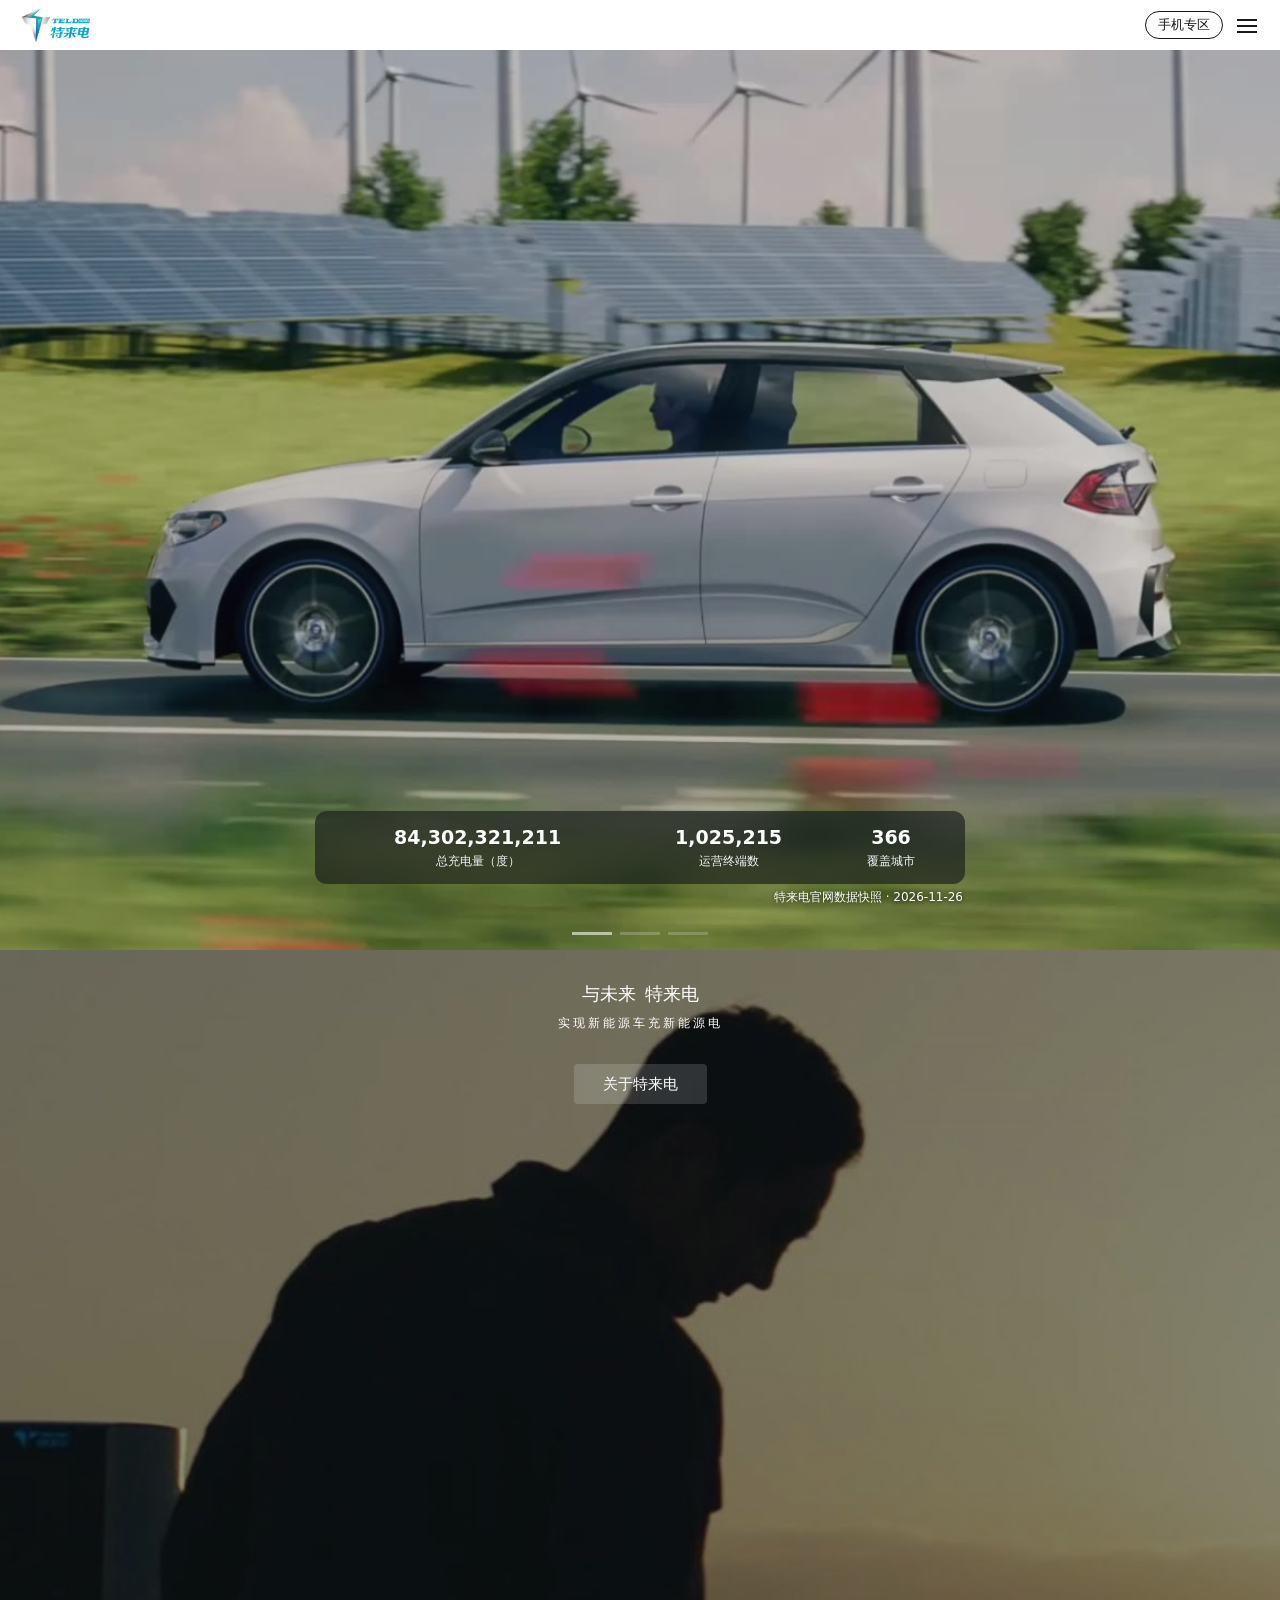
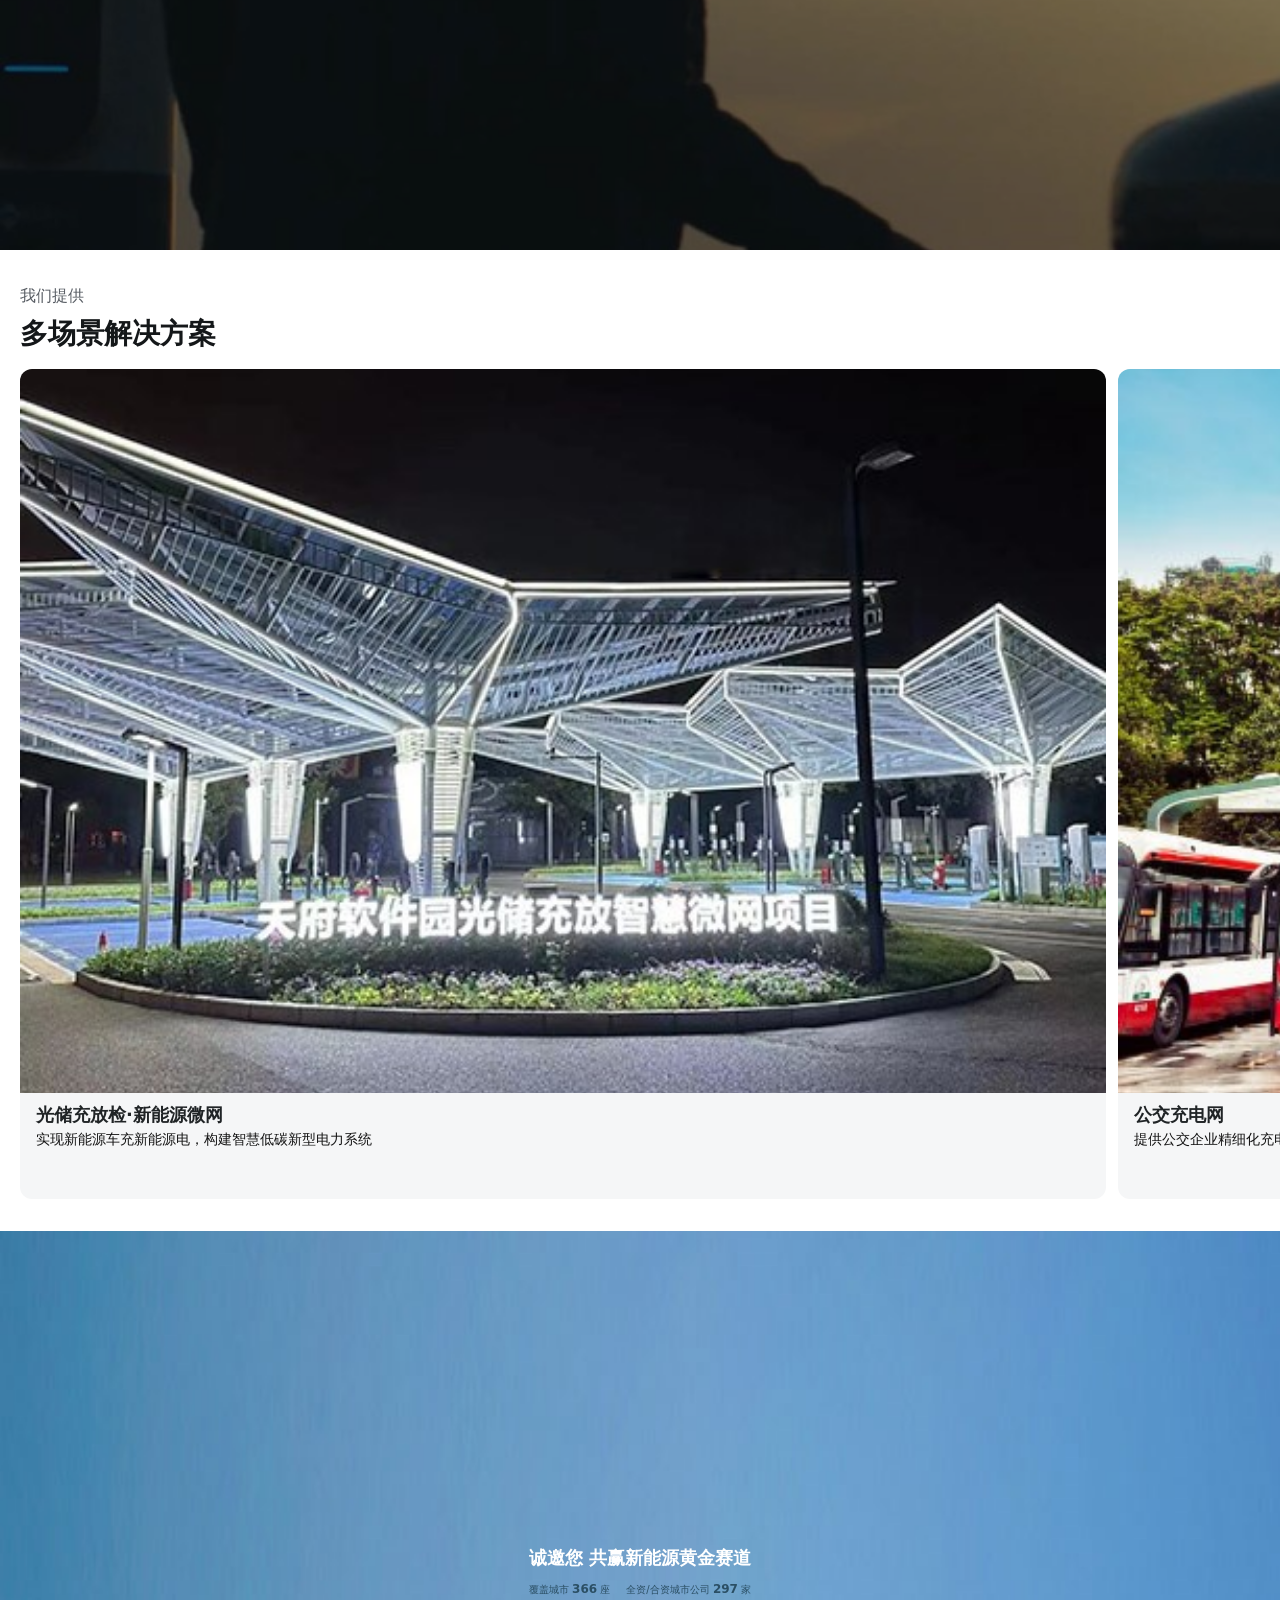
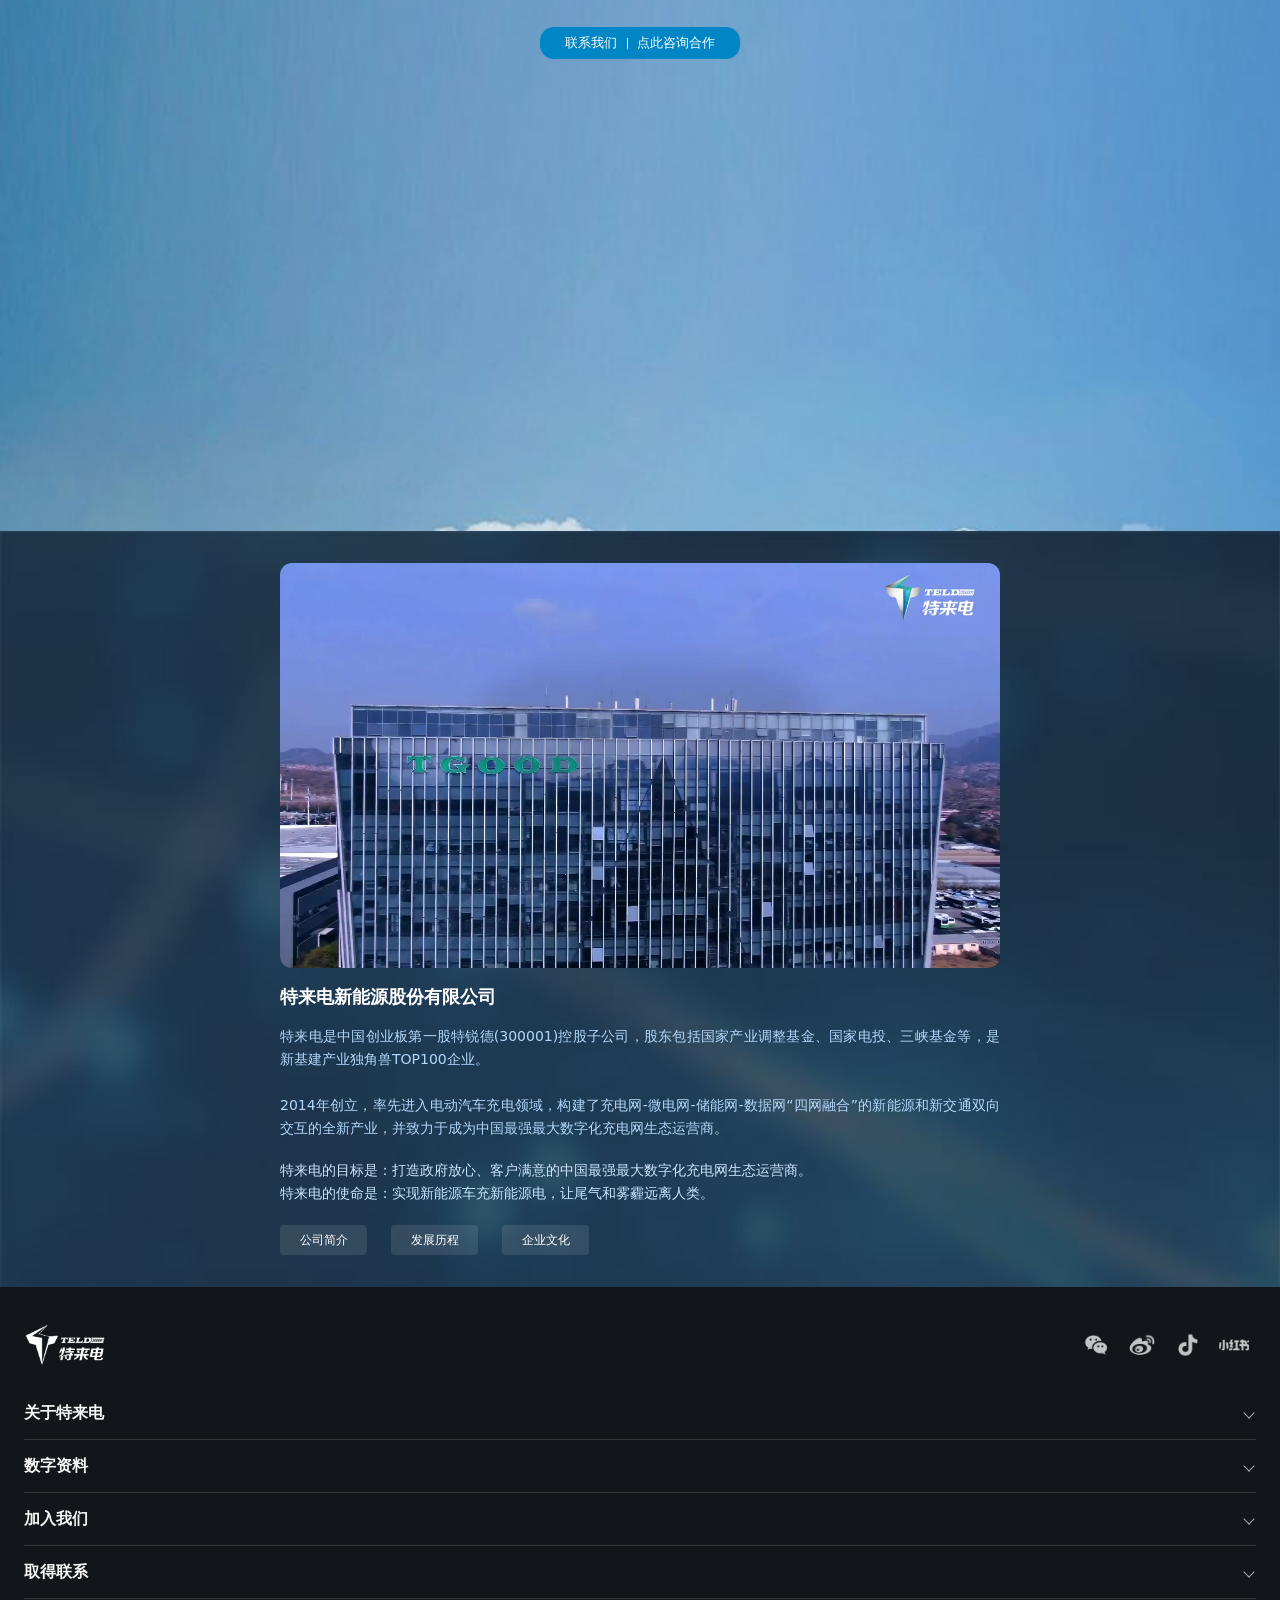
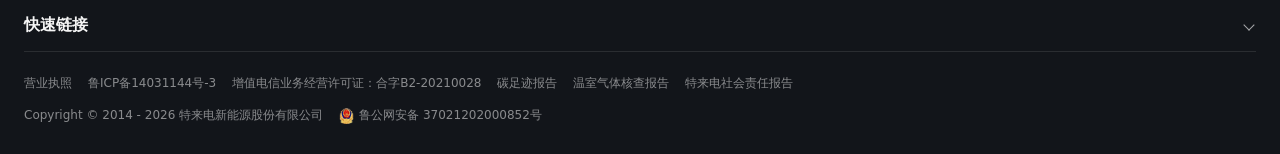
<file: 首页/移动端/index.html>
<!doctype html>
<html lang="zh-CN">
<head>
  <meta charset="utf-8">
  <meta name="viewport" content="width=device-width,initial-scale=1">
  <title>特来电官网</title>
  <link rel="stylesheet" href="assets/css/base.css">
  <link rel="stylesheet" href="assets/css/navigation.css">
  <link rel="stylesheet" href="assets/css/footer.css">
  <link rel="stylesheet" href="assets/css/page.css">
  <script defer src="assets/vendor/swiper.min.js"></script>
  <script defer src="assets/js/catalog.js"></script>
  <script defer src="assets/js/navigation.js"></script>
  <script defer src="assets/js/footer.js"></script>
  <script defer src="assets/js/drawer.js"></script>
  <script defer src="assets/js/page.js"></script>
</head>
<body class="body-class">
<div id="site">
<header id="site-nav" aria-label="网站导航">
  <div class="tn-bar">
    <div class="tn-bar-inner">
      <a class="tn-logo" href="../index.html" aria-label="特来电首页">
        <img class="tn-color-logo" src="assets/teld-logo-transparent.webp" alt="特来电">
      </a>
      <a class="tn-lang" hidden href="https://www.teld.com/" hreflang="en" aria-label="English" lang="en"><svg viewBox="0 0 24 24" aria-hidden="true" focusable="false"><path fill="currentColor" d="M11.99 2C6.47 2 2 6.48 2 12s4.47 10 9.99 10C17.52 22 22 17.52 22 12S17.52 2 11.99 2m6.93 6h-2.95a15.7 15.7 0 0 0-1.38-3.56A8.03 8.03 0 0 1 18.92 8M12 4.04c.83 1.2 1.48 2.53 1.91 3.96h-3.82c.43-1.43 1.08-2.76 1.91-3.96M4.26 14C4.1 13.36 4 12.69 4 12s.1-1.36.26-2h3.38c-.08.66-.14 1.32-.14 2s.06 1.34.14 2zm.82 2h2.95c.32 1.25.78 2.45 1.38 3.56A8 8 0 0 1 5.08 16m2.95-8H5.08a8 8 0 0 1 4.33-3.56A15.7 15.7 0 0 0 8.03 8M12 19.96c-.83-1.2-1.48-2.53-1.91-3.96h3.82c-.43 1.43-1.08 2.76-1.91 3.96M14.34 14H9.66c-.09-.66-.16-1.32-.16-2s.07-1.35.16-2h4.68c.09.65.16 1.32.16 2s-.07 1.34-.16 2m.25 5.56c.6-1.11 1.06-2.31 1.38-3.56h2.95a8.03 8.03 0 0 1-4.33 3.56M16.36 14c.08-.66.14-1.32.14-2s-.06-1.34-.14-2h3.38c.16.64.26 1.31.26 2s-.1 1.36-.26 2z"/></svg>EN</a>
      <h2 class="tn-mobile-heading" hidden>
        <button type="button" class="tn-dismiss" aria-label="返回主导航">
          <svg viewBox="0 0 24 24" fill="none" aria-hidden="true"><path d="m15 4-8 8 8 8" stroke="currentColor" stroke-width="2" stroke-linecap="round" stroke-linejoin="round"/></svg>
          <span></span>
        </button>
      </h2>
      <div class="tn-tools">
        <a class="tn-phone-zone" aria-disabled="true"><span>手机专区</span></a>
        <button class="tn-toggle" type="button" aria-label="打开导航" aria-expanded="false" aria-controls="tn-drawer">
          <span class="tn-burger" aria-hidden="true"><i></i><i></i><i></i></span>
        </button>
      </div>
    </div>
  </div>
  <div id="tn-drawer" class="tn-drawer" hidden inert>
    <div class="tn-menu-root">
      <nav class="tn-menu-scroll" data-nav-items aria-label="移动主导航">
        <div class="tn-account-fold tn-menu-fold" id="tn-account-options" inert>
          <div class="tn-about-links" data-account-items role="group" aria-label="账号操作"></div>
        </div>
      </nav>
      <button type="button" class="tn-login-pill" data-account>登录</button>
    </div>
    <section id="tn-panel" class="tn-panel" hidden inert></section>
  </div>
</header>
<main class="home-preview">
  <div data-home-11="" class="mobile-wrap">
    <div data-home-3="" data-home-11="" class="page-index-pc media-show media-show-mobile">
      <div data-home-3="">
        <div data-home-3="">
          <div data-home-3="" class="swiper-slide slide1">
            <div data-home-3="" class="slide-wrap">
              <div data-home-8="" data-home-3="">
                <div data-home-8="" class="floor-videos floor-video-mobile">
                  <div data-home-8="" class="swiper-container-videos swiper-container-initialized swiper-container-horizontal swiper-container-ios">
                    <div data-home-8="" class="swiper-wrapper" style="">
                      <div data-home-8="" class="swiper-slide swiper-slide1" style="">
                        <div data-home-8="" class="slide-wrap">
                          <div data-home-8="" class="video-wrap"></div>
                        </div>
                      </div>
                      <div data-home-8="" class="swiper-slide swiper-slide2" style="">
                        <div data-home-8="" class="slide-wrap">
                          <div data-home-8="" class="video-wrap"></div>
                        </div>
                      </div>
                      <div data-home-8="" class="swiper-slide swiper-slide3" style="">
                        <div data-home-8="" class="slide-wrap">
                          <div data-home-8="" class="video-wrap"></div>
                        </div>
                      </div>
                    </div>
                    <div data-home-8="" class="swiper-pagination swiper-pagination2 swiper-pagination-clickable swiper-pagination-bullets"></div>
                  </div>
                </div>
                <div class="info-wrap">
                  <dl class="info-block">
                      <div><dt>总充电量（度）</dt><dd>84,302,321,211</dd></div>
                      <div><dt>运营终端数</dt><dd>1,025,215</dd></div>
                      <div><dt>覆盖城市</dt><dd>366</dd></div>
                  </dl>
                  <p class="more-tips-mobile">特来电官网数据快照 · 2026-11-26</p>
                </div>
              </div>
              <div data-home-3="" class="mask"></div>
            </div>
          </div>
          <div data-home-3="" class="swiper-slide slide2 slide-poster">
            <div data-home-3="" class="slide-wrap">
              <div data-home-3="" class="video-wrap"><img data-home-3="" class="preview-still" src="../../media/teld-official-index-intr-4k.jpg" alt="视频首帧"></div>
              <ul data-home-3="" class="content-wrap is-horizontal">
                <li data-home-3="" class="line1"><span data-home-3="">与未来</span><span data-home-3="">特来电</span></li>
                <li data-home-3="" class="line2">
                            实现新能源车充新能源电
                        </li>
                <li data-home-3="" class="line3"><div data-home-3="" class="btn-wrap">关于特来电</div></li>
                <li data-home-3=""></li>
              </ul>
              <button type="button" data-home-3="" class="icon-play-wrap is-horizontal" aria-label="播放形象视频"></button>
              <div data-home-3="" class="img-poster">
                <div data-home-3="" class="img-poster-mask"></div>
              </div>
            </div>
          </div>
          <div data-home-3="" class="swiper-slide slide3">
            <div data-home-3="" class="slide-wrap slide-wrap-floor3">
              <div data-home-3="">
                <div data-home-12="" class="floor-3" style="opacity: 1;">
                  <div data-home-7="" data-home-12="">
                    <h2 data-home-7="" class="floor-title floor-title-1">
        我们提供
        <div data-home-7="" class="slash"></div></h2>
                    <h2 data-home-7="" class="floor-title floor-title-2">多场景解决方案</h2>
                  </div>
                  <div data-home-1="" data-home-12="" class="main-wrap mobile floor3">
                    <div data-home-1="" class="main-wrap-middle" >
                      <div data-home-1="" class="main-wrap-middle2">
                        <div data-home-1="" class="swiper-container-3 swiper-container-initialized swiper-container-horizontal swiper-container-ios">
                          <div data-home-1="" class="swiper-wrapper">
                            <div data-home-1="" class="swiper-slide swiper-slide1" style="">
                              <div data-home-1="" class="slide-wrap">
                                <div data-home-1="" class="top-img-wrap"><img data-home-1="" src="assets/media/teld-official-index-solution-04.jpg" class="top-img"></div>
                                <div data-home-1="" class="item-word">
                                  <h2 data-home-1="" class="item-title">光储充放检·新能源微网</h2>
                                  <h4 data-home-1="" class="item-desc">实现新能源车充新能源电，构建智慧低碳新型电力系统</h4>
                                </div>
                              </div>
                            </div>
                            <div data-home-1="" class="swiper-slide swiper-slide1" style="">
                              <div data-home-1="" class="slide-wrap">
                                <div data-home-1="" class="top-img-wrap"><img data-home-1="" src="assets/media/teld-official-index-solution-01.jpg" class="top-img"></div>
                                <div data-home-1="" class="item-word">
                                  <h2 data-home-1="" class="item-title">公交充电网</h2>
                                  <h4 data-home-1="" class="item-desc">提供公交企业精细化充电解决方案，助力公共交通领域碳中和</h4>
                                </div>
                              </div>
                            </div>
                            <div data-home-1="" class="swiper-slide swiper-slide1" style="">
                              <div data-home-1="" class="slide-wrap">
                                <div data-home-1="" class="top-img-wrap"><img data-home-1="" src="assets/media/teld-official-index-solution-06.jpg" class="top-img"></div>
                                <div data-home-1="" class="item-word">
                                  <h2 data-home-1="" class="item-title">公共充电网</h2>
                                  <h4 data-home-1="" class="item-desc">为社会车辆提供高效、便捷、优质的充电服务体验</h4>
                                </div>
                              </div>
                            </div>
                            <div data-home-1="" class="swiper-slide swiper-slide1" style="">
                              <div data-home-1="" class="slide-wrap">
                                <div data-home-1="" class="top-img-wrap"><img data-home-1="" src="assets/media/teld-official-index-solution-09.jpg" class="top-img"></div>
                                <div data-home-1="" class="item-word">
                                  <h2 data-home-1="" class="item-title">企事业园区充电网</h2>
                                  <h4 data-home-1="" class="item-desc">为园区驻地场景提供充电解决方案</h4>
                                </div>
                              </div>
                            </div>
                            <div data-home-1="" class="swiper-slide swiper-slide1" style="">
                              <div data-home-1="" class="slide-wrap">
                                <div data-home-1="" class="top-img-wrap"><img data-home-1="" src="assets/media/teld-official-index-solution-08.jpg" class="top-img"></div>
                                <div data-home-1="" class="item-word">
                                  <h2 data-home-1="" class="item-title">居民小区充电网</h2>
                                  <h4 data-home-1="" class="item-desc">“统建统营 有序充电”模式，有效解决小区充电难题</h4>
                                </div>
                              </div>
                            </div>
                            <div data-home-1="" class="swiper-slide swiper-slide1" style="">
                              <div data-home-1="" class="slide-wrap">
                                <div data-home-1="" class="top-img-wrap"><img data-home-1="" src="assets/media/teld-official-index-solution-07.jpg" class="top-img"></div>
                                <div data-home-1="" class="item-word">
                                  <h2 data-home-1="" class="item-title">物流充电网</h2>
                                  <h4 data-home-1="" class="item-desc">搭建全国新能源物流车辆充电补能网</h4>
                                </div>
                              </div>
                            </div>
                            <div data-home-1="" class="swiper-slide swiper-slide1" style="">
                              <div data-home-1="" class="slide-wrap">
                                <div data-home-1="" class="top-img-wrap"><img data-home-1="" src="assets/media/teld-official-index-solution-05.jpg" class="top-img"></div>
                                <div data-home-1="" class="item-word">
                                  <h2 data-home-1="" class="item-title">城市充电网</h2>
                                  <h4 data-home-1="" class="item-desc">为地方政府定制城市级充电网解决方案，赋能城市新基建，实现“双碳”战略目标</h4>
                                </div>
                              </div>
                            </div>
                            <div data-home-1="" class="swiper-slide swiper-slide1" style="">
                              <div data-home-1="" class="slide-wrap">
                                <div data-home-1="" class="top-img-wrap"><img data-home-1="" src="assets/media/teld-official-index-solution-03.jpg" class="top-img"></div>
                                <div data-home-1="" class="item-word">
                                  <h2 data-home-1="" class="item-title">能源充电网</h2>
                                  <h4 data-home-1="" class="item-desc">智慧综合能源站，助力能源企业双碳转型</h4>
                                </div>
                              </div>
                            </div>
                            <div data-home-1="" class="swiper-slide swiper-slide1" style="">
                              <div data-home-1="" class="slide-wrap">
                                <div data-home-1="" class="top-img-wrap"><img data-home-1="" src="assets/media/teld-official-index-solution-02.jpg" class="top-img"></div>
                                <div data-home-1="" class="item-word">
                                  <h2 data-home-1="" class="item-title">民航充电网</h2>
                                  <h4 data-home-1="" class="item-desc">共建机场充电网，打赢蓝天保卫战</h4>
                                </div>
                              </div>
                            </div>
                            <div data-home-1="" class="swiper-slide swiper-slide1" style="">
                              <div data-home-1="" class="slide-wrap">
                                <div data-home-1="" class="top-img-wrap"><img data-home-1="" src="assets/media/teld-official-index-solution-10.jpg" class="top-img"></div>
                                <div data-home-1="" class="item-word">
                                  <h2 data-home-1="" class="item-title">公路充电网</h2>
                                  <h4 data-home-1="" class="item-desc">支撑规模化电动汽车长途无忧</h4>
                                </div>
                              </div>
                            </div>
                            <div data-home-1="" class="swiper-slide swiper-slide1" style="">
                              <div data-home-1="" class="slide-wrap">
                                <div data-home-1="" class="top-img-wrap"><img data-home-1="" src="assets/media/teld-official-index-solution-11.jpg" class="top-img"></div>
                                <div data-home-1="" class="item-word">
                                  <h2 data-home-1="" class="item-title">港口充电网</h2>
                                  <h4 data-home-1="" class="item-desc">为港口提供智慧充电解决方案，助力港口安全绿色转型</h4>
                                </div>
                              </div>
                            </div>
                            <div data-home-1="" class="swiper-slide swiper-slide1" style="">
                              <div data-home-1="" class="slide-wrap">
                                <div data-home-1="" class="top-img-wrap"><img data-home-1="" src="assets/media/teld-official-index-solution-12.jpg" class="top-img"></div>
                                <div data-home-1="" class="item-word">
                                  <h2 data-home-1="" class="item-title">商用车/工程机械/专用车解决方案</h2>
                                  <h4 data-home-1="" class="item-desc">商用车/工程机械/专用车充电站、大功率充电、自动充电及光储充放检综合解决方案</h4>
                                </div>
                              </div>
                            </div>
                          </div>
                        </div>
                      </div>
                    </div>
                  </div>
                </div>
              </div>
            </div>
          </div>
          <div data-home-3="" class="swiper-slide swiper-slide-last swiper-slide-last-mobile">
            <div data-home-3="" class="slide-wrap">
              <div data-home-3="" class="content">
                <h2 data-home-3="" class="h2">诚邀您 共赢新能源黄金赛道</h2>
                <ul data-home-3="" class="h5">
                  <li data-home-3="">
                                覆盖城市
                                <b data-home-3="" class="num">366</b>
                                座
                            </li>
                  <li data-home-3="">
                                全资/合资城市公司
                                <b data-home-3="" class="num">297</b>
                                家
                            </li>
                </ul>
                <div data-home-3="" class="button elderly-machine">
                  联系我们
                  <span data-home-3="" class="slash"></span>
                  点此咨询合作
                </div>
              </div>
            </div>
          </div>
          <div data-home-3="" class="swiper-slide swiper-slide-corp is-horizontal">
            <div data-home-3="" class="slide-wrap-corp">
              <div data-home-3="" class="small-video-wrap"><img data-home-3="" class="preview-still" src="../../media/teld-official-index-intr-02.jpg" alt="视频首帧"><img data-home-3="" src="assets/media/teld-official-index-intr-02-poster-mobile.jpg" alt="" class="img-poster-corp">
                <button type="button" data-home-3="" class="icon-play-wrap-corp" aria-label="播放企业介绍视频"></button>
              </div>
              <h2 data-home-3="" class="corp-title">特来电新能源股份有限公司</h2>
              <h4 data-home-3="" class="corp-para corp-para1">
                特来电是中国创业板第一股特锐德(300001)控股子公司，股东包括国家产业调整基金、国家电投、三峡基金等，是新基建产业独角兽TOP100企业。<br data-home-3=""><br data-home-3="">2014年创立，率先进入电动汽车充电领域，构建了充电网-微电网-储能网-数据网“四网融合”的新能源和新交通双向交互的全新产业，并致力于成为中国最强最大数字化充电网生态运营商。
              </h4>
              <h4 data-home-3=""></h4>
              <h4 data-home-3="" class="corp-para corp-para2"><span data-home-3="" class="corp-para-title">特来电的目标是：</span><span data-home-3="">打造政府放心、客户满意的中国最强最大数字化充电网生态运营商。</span></h4>
              <h4 data-home-3="" class="corp-para corp-para3"><span data-home-3="" class="corp-para-title">特来电的使命是：</span><span data-home-3="">实现新能源车充新能源电，让尾气和雾霾远离人类。</span></h4>
              <ul data-home-3="" class="corp-button-line is-horizontal">
                <li data-home-3="">
                            公司简介
                        </li>
                <li data-home-3="">
                            发展历程
                        </li>
                <li data-home-3="">
                            企业文化
                        </li>
              </ul>
            </div>
          </div>
        </div>
        <div data-home-3="" class="swiper-scrollbar"></div>
      </div>
    </div>
  </div>
</main>
<footer id="site-footer" aria-label="网站页尾">
  <div class="foot-inner">
    <div class="foot-main">
      <div class="foot-brand">
        <img class="foot-logo" src="assets/footer/teld-white.png" width="500" height="257" alt="特来电">
        <div class="foot-social" role="group" aria-label="社交平台">
          <div class="foot-wechat"><button type="button" aria-label="微信" aria-expanded="false" aria-controls="foot-qr"><img src="assets/footer/wx.png" width="44" height="44" alt=""></button><a href="https://mp.weixin.qq.com/mp/homepage?__biz=MzA3ODMyMDA3NA==&amp;hid=7&amp;sn=8047c7492e58208d27caa483e89d8bbd" target="_blank" rel="noopener" class="foot-wechat-link" aria-label="微信"><img src="assets/footer/wx.png" width="44" height="44" alt=""></a><div id="foot-qr" hidden><img loading="lazy" width="112" height="112" src="assets/media/teld-official-index-qr-wechat.png" alt="特来电微信公众号二维码"></div></div>
          <a href="https://weibo.com/u/7389485089" target="_blank" rel="noopener" aria-label="微博" title="微博"><img src="assets/footer/wb.png" width="44" height="44" alt=""></a>
          <a href="https://v.douyin.com/Dwgt5Pa/" target="_blank" rel="noopener" aria-label="抖音" title="抖音"><img src="assets/footer/dy.png" width="44" height="44" alt=""></a>
          <a href="https://www.xiaohongshu.com/user/profile/63ddc0f50000000026006560" target="_blank" rel="noopener" aria-label="小红书" title="小红书"><img src="assets/footer/xhs.png" width="44" height="44" alt=""></a>
        </div>
      </div>
      <nav class="foot-groups" aria-label="页尾导航">
        <section class="foot-group">
          <h2><button type="button" aria-controls="foot-group-0" aria-expanded="false">关于特来电</button></h2>
          <div class="foot-fold" inert>
            <ul id="foot-group-0">
              <li><a href="https://www.teld.cn/www/about" target="_blank" rel="noopener" >企业简介</a></li>
              <li><a href="https://www.teld.cn/www/ecological" target="_blank" rel="noopener" >生态党建</a></li>
              <li><a href="https://www.teld.cn/www/enCulture" target="_blank" rel="noopener">企业文化</a></li>
              <li><a href="https://www.teld.cn/www/dynamicNew" target="_blank" rel="noopener" >企业资讯</a></li>
            </ul>
          </div>
        </section>
        <section class="foot-group">
          <h2><button type="button" aria-controls="foot-group-1" aria-expanded="false">数字资料</button></h2>
          <div class="foot-fold" inert>
            <ul id="foot-group-1">
              <li><button type="button" data-foot-video>形象视频首帧</button></li>
              <li><a href="https://www.teld.cn/www/chargeNetwork" target="_blank" rel="noopener" >充电网络</a></li>
              <li><a href="https://book.yunzhan365.com/bookcase/spbu/index.html" target="_blank" rel="noopener" >产品手册</a></li>
            </ul>
          </div>
        </section>
        <section class="foot-group">
          <h2><button type="button" aria-controls="foot-group-2" aria-expanded="false">加入我们</button></h2>
          <div class="foot-fold" inert>
            <ul id="foot-group-2">
              <li><a href="https://hr.teld.cn/recruit#/index" target="_blank" rel="noopener" >人才计划</a></li>
              <li><a href="https://hr.teld.cn/recruit#/portal_job_list?job_class=_HB5_Y2FtcHVz" target="_blank" rel="noopener" >校园招聘</a></li>
              <li><a href="https://hr.teld.cn/recruit#/portal_job_list?job_class=_HB5_c29j!WFs" target="_blank" rel="noopener" >社会招聘</a></li>
            </ul>
          </div>
        </section>
        <section class="foot-group">
          <h2><button type="button" aria-controls="foot-group-3" aria-expanded="false">取得联系</button></h2>
          <div class="foot-fold" inert>
            <ul id="foot-group-3">
              <li><a href="https://www.teld.cn/www/contactus" target="_blank" rel="noopener" >联系我们</a></li>
            </ul>
          </div>
        </section>
        <section class="foot-group">
          <h2><button type="button" aria-controls="foot-group-4" aria-expanded="false">快速链接</button></h2>
          <div class="foot-fold" inert>
            <ul id="foot-group-4">
              <li><a href="https://cv.teld.cn/module/Pictivity.html#/ActivityPage3?hiCode=yszcteld" target="_blank" rel="noopener" >隐私政策</a></li>
              <li><a href="https://cv.teld.cn/module/Pictivity.html#/ActivityPage3?hiCode=TeldSupervison" target="_blank" rel="noopener" >监察举报</a></li>
            </ul>
          </div>
        </section>
      </nav>
    </div>
    <div class="foot-meta">
      <div class="foot-docs">
        <a href="https://resource.teld.cn/telddoc/107/02b5aec5c0d445a791cc689589db7da0.html" target="_blank" rel="noopener" >营业执照</a>
        <a href="https://beian.miit.gov.cn/" target="_blank" rel="noopener" >鲁ICP备14031144号-3</a>
        <a href="https://dxzhgl.miit.gov.cn/#/home" target="_blank" rel="noopener" >增值电信业务经营许可证：合字B2-20210028</a>
        <a href="https://resource.teld.cn/telddoc/107/碳足迹报告.zip" target="_blank" rel="noopener" >碳足迹报告</a>
        <a href="https://resource.teld.cn/telddoc/107/青岛特来电新能源温室气体核查声明.pdf" target="_blank" rel="noopener" >温室气体核查报告</a>
        <a href="https://resource.teld.cn/telddoc/107/特来电社会责任报告（ESG报告）2021.pdf" target="_blank" rel="noopener" >特来电社会责任报告</a>
      </div>
      <div class="foot-registration">
        <span>Copyright © 2014 - <span data-foot-year>2026</span> 特来电新能源股份有限公司</span>
        <a href="https://www.beian.gov.cn/portal/registerSystemInfo?recordcode=37021202000852" target="_blank" rel="noopener" class="foot-police"><img src="assets/media/police.png" alt="" width="15" height="16"> 鲁公网安备 37021202000852号</a>
      </div>
    </div>
  </div>
  <dialog class="foot-film" aria-label="形象视频首帧">
    <button type="button" aria-label="关闭形象视频" autofocus>×</button>
    <img  class="preview-still" src="../../media/teld-official-index-intr-4k.jpg" alt="视频首帧">
  </dialog>
</footer>
</div>
<svg width="0" height="0" style="position:absolute" aria-hidden="true" xmlns="http://www.w3.org/2000/svg">
  <!-- Font Awesome Free 6 Solid by Fonticons, Inc. https://fontawesome.com/ — CC BY 4.0. See solution-icons-LICENSE.txt. -->
  <symbol id="city" viewBox="-61.123 -110.642 754.85 754.85"><path fill="currentColor" d="M480 48c0-26.5-21.5-48-48-48h-96c-26.5 0-48 21.5-48 48v48h-64V24c0-13.3-10.7-24-24-24s-24 10.7-24 24v72h-64V24c0-13.3-10.7-24-24-24S64 10.7 64 24v72H48c-26.5 0-48 21.5-48 48v320c0 26.5 21.5 48 48 48h544c26.5 0 48-21.5 48-48V240c0-26.5-21.5-48-48-48H480zm96 320v32c0 8.8-7.2 16-16 16h-32c-8.8 0-16-7.2-16-16v-32c0-8.8 7.2-16 16-16h32c8.8 0 16 7.2 16 16m-336 48h-32c-8.8 0-16-7.2-16-16v-32c0-8.8 7.2-16 16-16h32c8.8 0 16 7.2 16 16v32c0 8.8-7.2 16-16 16m-112-16c0 8.8-7.2 16-16 16H80c-8.8 0-16-7.2-16-16v-32c0-8.8 7.2-16 16-16h32c8.8 0 16 7.2 16 16zm432-144c8.8 0 16 7.2 16 16v32c0 8.8-7.2 16-16 16h-32c-8.8 0-16-7.2-16-16v-32c0-8.8 7.2-16 16-16zm-304-80v32c0 8.8-7.2 16-16 16h-32c-8.8 0-16-7.2-16-16v-32c0-8.8 7.2-16 16-16h32c8.8 0 16 7.2 16 16m-144-16c8.8 0 16 7.2 16 16v32c0 8.8-7.2 16-16 16H80c-8.8 0-16-7.2-16-16v-32c0-8.8 7.2-16 16-16zm144 144c0 8.8-7.2 16-16 16h-32c-8.8 0-16-7.2-16-16v-32c0-8.8 7.2-16 16-16h32c8.8 0 16 7.2 16 16zm-144 16H80c-8.8 0-16-7.2-16-16v-32c0-8.8 7.2-16 16-16h32c8.8 0 16 7.2 16 16v32c0 8.8-7.2 16-16 16m304-48v32c0 8.8-7.2 16-16 16h-32c-8.8 0-16-7.2-16-16v-32c0-8.8 7.2-16 16-16h32c8.8 0 16 7.2 16 16M400 64c8.8 0 16 7.2 16 16v32c0 8.8-7.2 16-16 16h-32c-8.8 0-16-7.2-16-16V80c0-8.8 7.2-16 16-16zm16 112v32c0 8.8-7.2 16-16 16h-32c-8.8 0-16-7.2-16-16v-32c0-8.8 7.2-16 16-16h32c8.8 0 16 7.2 16 16"/></symbol>
  <symbol id="truck-moving" viewBox="-59.461 -116.12 738.33 738.33"><path fill="currentColor" d="M64 32C28.7 32 0 60.7 0 96v304c0 44.2 35.8 80 80 80c26.2 0 49.4-12.6 64-32c14.6 19.4 37.8 32 64 32c44.2 0 80-35.8 80-80c0-5.5-.6-10.8-1.6-16h163.2c-1 5.2-1.6 10.5-1.6 16c0 44.2 35.8 80 80 80s80-35.8 80-80c0-5.5-.6-10.8-1.6-16h1.6c17.7 0 32-14.3 32-32v-90.3c0-9.2-3.2-18.2-9-25.3l-58.8-71.8c-10.6-13-26.5-20.5-43.3-20.5L480 144V96c0-35.3-28.7-64-64-64zm521 224H480v-64h48.8c2.4 0 4.7 1.1 6.2 2.9zm-57 112a32 32 0 1 1 0 64a32 32 0 1 1 0-64m-352 32a32 32 0 1 1 64 0a32 32 0 1 1-64 0m-96-32a32 32 0 1 1 0 64a32 32 0 1 1 0-64"/></symbol>
  <symbol id="house-chimney" viewBox="-48.712 -80.544 679.304 679.304"><path fill="currentColor" d="M543.8 287.6c17 0 32-14 32-32.1c1-9-3-17-11-24L512 185V64c0-17.7-14.3-32-32-32h-32c-17.7 0-32 14.3-32 32v36.7L309.5 7c-6-5-14-7-21-7s-15 1-22 8L10 231.5c-7 7-10 15-10 24c0 18 14 32.1 32 32.1h32v69.7c-.1.9-.1 1.8-.1 2.8v112c0 22.1 17.9 40 40 40h16c1.2 0 2.4-.1 3.6-.2c1.5.1 3 .2 4.5.2h55.9c22.1 0 40-17.9 40-40v-88c0-17.7 14.3-32 32-32h64c17.7 0 32 14.3 32 32v88c0 22.1 17.9 40 40 40h56.5c1.4 0 2.8 0 4.2-.1c1.1.1 2.2.1 3.3.1h16c22.1 0 40-17.9 40-40v-16.2c.3-2.6.5-5.3.5-8.1l-.7-160.2h32z"/></symbol>
  <!-- Microgrid panel artwork supplied by the designer. -->
  <symbol id="solar-panel" viewBox="-27.501 -33.235 1078.773 1078.773"><path fill="currentColor" d="M196.388571 683.154286h631.296c35.547429 0 55.881143-27.940571 50.834286-71.972572-3.437714-29.988571-6.802286-59.977143-11.849143-87.990857l-25.453714-166.034286c-8.411429-55.515429-16.896-111.030857-25.380571-166.034285-6.729143-39.936-23.698286-58.002286-57.490286-58.002286H264.045714c-32.182857 0-50.761143 20.041143-55.808 58.002286l-4.096 26.404571c-8.777143 56.758857-17.334857 112.493714-24.722285 169.691429-11.849143 73.947429-23.698286 147.968-33.792 223.963428-6.802286 44.032 13.531429 72.045714 50.761142 72.045715z m740.205715-137.216l11.264 63.268571c5.12 31.963429 5.12 62.025143-3.364572 92.013714-16.896 58.002286-52.443429 87.990857-106.642285 87.990858H563.638857l22.016 72.045714h155.794286c18.578286 0 33.792 19.968 33.792 41.984 0 21.942857-15.213714 41.984-33.865143 41.984H282.697143c-11.849143 1.974857-23.698286-8.045714-30.500572-19.968a45.933714 45.933714 0 0 1 0-42.057143c6.802286-11.995429 18.651429-19.968 30.500572-19.968h155.721143l21.942857-72.045714H189.659429c-77.824 0-125.220571-64-115.053715-157.988572 5.266286-43.739429 13.677714-88.722286 21.942857-132.973714l6.802286-37.010286c8.484571-46.08 16.530286-91.574857 24.576-137.069714 8.045714-45.494857 16.091429-90.989714 24.502857-136.996571C164.205714 119.222857 211.602286 73.142857 269.165714 73.142857h489.179429c55.808 0 103.204571 46.006857 115.053714 111.981714 20.187429 120.905143 41.545143 240.347429 63.195429 360.813715z m-181.833143-192.804572H568.612571c-25.380571 0-38.985143-16.018286-40.667428-47.981714 0-17.042286-0.365714-33.499429-0.804572-50.029714a1930.386286 1930.386286 0 0 1-0.877714-50.029715c0-25.965714 11.849143-41.984 33.865143-41.984h177.737143c20.333714 0 33.865143 14.043429 37.229714 40.009143l1.901714 13.458286c4.388571 31.085714 8.704 61.074286 11.629715 92.525714 1.682286 28.013714-10.166857 44.032-33.865143 44.032z m-309.76 4.022857H262.217143c-23.698286 0-37.229714-20.041143-33.865143-50.029714 1.755429-16.018286 3.803429-32.036571 5.924571-47.981714 2.194286-16.091429 4.242286-32.036571 5.924572-48.054857 3.437714-29.988571 18.651429-46.006857 42.349714-46.006857H453.485714c25.380571 0 37.302857 16.091429 37.302857 46.08v91.940571c-1.755429 38.034286-15.36 54.052571-45.787428 54.052571z m-187.830857 40.009143H458.605714c18.578286 0 33.792 17.993143 35.474286 41.984 0 50.029714 0 102.034286-1.682286 151.990857 0 23.990857-18.578286 42.057143-38.912 42.057143H235.154286c-23.698286 0-38.912-18.066286-35.547429-46.08 5.12-49.956571 11.849143-101.961143 18.651429-151.990857 3.364571-19.968 21.942857-38.034286 38.912-38.034286z m499.273143-5.997714c32.182857-2.048 50.834286 19.968 54.125714 53.979429 1.828571 15.433143 3.803429 30.866286 5.851428 46.299428 3.657143 28.379429 7.314286 56.466286 9.508572 83.675429 3.291429 29.988571-13.604571 52.004571-38.985143 52.004571h-204.8c-32.182857 0-49.078857-19.968-49.078857-58.002286 0-19.968-0.438857-39.936-0.877714-59.977142-0.438857-19.968-0.804571-40.009143-0.804572-59.977143 0-40.009143 15.213714-58.002286 47.396572-58.002286 19.748571 0 39.497143 0.219429 59.245714 0.438857 39.497143 0.438857 78.994286 0.877714 118.491428-0.438857z"/></symbol>
  <symbol id="road" viewBox="-48.751 -72.807 673.503 673.503"><path fill="currentColor" d="M256 32h-74.8c-27.1 0-51.3 17.1-60.3 42.6L3.1 407.2c-2 5.8-3.1 12-3.1 18.2C0 455.5 24.5 480 54.6 480H256v-64c0-17.7 14.3-32 32-32s32 14.3 32 32v64h201.4c30.2 0 54.6-24.5 54.6-54.6c0-6.2-1.1-12.4-3.1-18.2L455.1 74.6C446 49.1 421.9 32 394.8 32H320v64c0 17.7-14.3 32-32 32s-32-14.3-32-32zm64 192v64c0 17.7-14.3 32-32 32s-32-14.3-32-32v-64c0-17.7 14.3-32 32-32s32 14.3 32 32"/></symbol>
  <!-- Software icons from Font Awesome Free, Phosphor Icons and Material Design Icons; see solution-icons-LICENSE.txt. -->
  <!-- Custom silhouette for the autonomous delivery vehicle. -->
  <symbol id="autonomous-delivery" viewBox="-0.811 -1.115 33.832 33.832">
    <g fill="currentColor">
      <path d="M13 4a1 1 0 0 1 1-1h4a1 1 0 0 1 1 1v2h-1.5v1.5h-3V6H13z"/>
      <path fill-rule="evenodd" d="M10 7h14.8c2.5 0 4.3 1.6 4.6 4.1l1 10.1c.2 1.9-.6 3.2-1.9 3.7a4.6 4.6 0 0 0-9.2.1H12a4.6 4.6 0 0 0-9.2-.2c-1-.5-1.6-1.5-1.5-2.8l.5-5.9c.1-1.4.5-2.6 1.2-3.9L4.6 9.5C5.7 7.8 7.3 7 10 7Zm-1.3 3c-1.1 0-1.8.4-2.4 1.3l-1.7 3.1c-.3.6-.5 1.1-.5 1.9h5.6l.9-6.3z"/>
      <circle cx="7.4" cy="25.1" r="3.1"/><circle cx="23.9" cy="25.1" r="3.1"/>
    </g>
  </symbol>
  <symbol id="energy-dispatch" viewBox="0.344 -0.19 31.477 31.477"><g transform="translate(1 3) scale(0.0520833)"><path fill="currentColor" d="M0 80c0-26.5 21.5-48 48-48h96c26.5 0 48 21.5 48 48v16h192V80c0-26.5 21.5-48 48-48h96c26.5 0 48 21.5 48 48v96c0 26.5-21.5 48-48 48h-96c-26.5 0-48-21.5-48-48v-16H192v16c0 1.7-.1 3.4-.3 5L272 288h96c26.5 0 48 21.5 48 48v96c0 26.5-21.5 48-48 48h-96c-26.5 0-48-21.5-48-48v-96c0-1.7.1-3.4.3-5L144 224H48c-26.5 0-48-21.5-48-48z"/></g></symbol>
  <symbol id="battery-storage" viewBox="-0.546 -0.433 24.866 24.866"><path fill="currentColor" fill-rule="evenodd" d="M3.35 5.15h15.2c1.02 0 1.85.83 1.85 1.85v2.05h1.05c.64 0 1.15.51 1.15 1.15v3.6c0 .64-.51 1.15-1.15 1.15H20.4V17c0 1.02-.83 1.85-1.85 1.85H3.35A1.85 1.85 0 0 1 1.5 17V7c0-1.02.83-1.85 1.85-1.85Z
M11.88 7.94a.54.54 0 0 1 .9.4v2.54h1.38a.54.54 0 0 1 .38.93l-4.28 4.24a.54.54 0 0 1-.92-.38v-2.55H8.02a.54.54 0 0 1-.38-.92Z"/></symbol>
  <symbol id="parking-barrier" viewBox="-0.899 -0.121 24.216 24.216"><path fill="currentColor" fill-rule="evenodd" d="M2.3 7.45a3.9 3.9 0 0 1 6.85-2.55H21a1.8 1.8 0 0 1 1.8 1.8v2.95a1.8 1.8 0 0 1-1.8 1.8H10.1v6.8h.6c.6 0 1.1.5 1.1 1.1v1.55H.8v-1.55c0-.6.5-1.1 1.1-1.1h.4Z
M7.5 7.65a1.25 1.25 0 1 0-2.5 0 1.25 1.25 0 0 0 2.5 0Z
M10.1 6.65l1.65 3.05h1.85l-1.65-3.05Z M14.65 6.65l1.65 3.05h1.85L16.5 6.65Z"/></symbol>
  <symbol id="ai-assistant" viewBox="-0.461 -1.574 26.323 26.323"><path fill="currentColor" d="M13.5 3q.606.002 1.19.084a3 3 0 0 0 1.34 4.755l.378.129a1 1 0 0 1 .624.624l.13.378a3 3 0 0 0 4.753 1.339q.084.584.085 1.191a8.5 8.5 0 0 1-8.5 8.5H13v1a1 1 0 0 1-1 1C6.984 22 2 18.087 2 11.5A8.5 8.5 0 0 1 10.5 3zm-5 7a1.5 1.5 0 1 0 0 3a1.5 1.5 0 0 0 0-3m7 0a1.5 1.5 0 1 0 0 3a1.5 1.5 0 0 0 0-3M20 1a1 1 0 0 1 .946.677l.13.378c.3.879.99 1.57 1.87 1.87l.377.129a1 1 0 0 1 0 1.892l-.378.13c-.879.3-1.57.99-1.87 1.87l-.129.377a1 1 0 0 1-1.892 0l-.13-.378a3 3 0 0 0-1.87-1.87l-.377-.129a1 1 0 0 1 0-1.892l.378-.13c.879-.3 1.57-.99 1.87-1.87l.129-.377A1 1 0 0 1 20 1"/></symbol>
  <symbol id="cooling-tower" viewBox="-0.684 -0.103 25.362 25.362"><path fill="currentColor" fill-rule="evenodd" d="M5.15 3.9c-.17-.64.28-1.18.94-1.23a72 72 0 0 1 11.82 0c.66.05 1.11.59.94 1.23-1.55 5.64-1.4 9.54 2.52 16.5.36.64-.03 1.38-.77 1.46-5.72.58-11.48.58-17.2 0-.74-.08-1.13-.82-.77-1.46 3.92-6.96 4.07-10.86 2.52-16.5Z M13.12 8.04c.31-.33.83-.05.72.39l-.78 3.03h1.68c.46 0 .67.53.36.86l-4.24 4.5c-.31.33-.83.05-.72-.39l.78-3.03H9.24c-.46 0-.67-.53-.36-.86Z"/></symbol>
  <!-- Partnership icons: Font Awesome 6 Free Solid, CC BY 4.0. See solution-icons-LICENSE.txt. -->
  <symbol id="handshake-simple" viewBox="-13.921 -80.248 668.189 668.189"><path fill="currentColor" d="m323.4 85.2l-96.8 78.4c-16.1 13-19.2 36.4-7 53.1c12.9 17.8 38 21.3 55.3 7.8l99.3-77.2c7-5.4 17-4.2 22.5 2.8s4.2 17-2.8 22.5L373 188.8L550.2 352H592c26.5 0 48-21.5 48-48V176c0-26.5-21.5-48-48-48h-80.7l-3.9-2.5L434.8 79c-15.3-9.8-33.2-15-51.4-15c-21.8 0-43 7.5-60 21.2m22.8 124.4l-51.7 40.2c-31.5 24.6-77.2 18.2-100.8-14.2c-22.2-30.5-16.6-73.1 12.7-96.8l83.2-67.3c-11.6-4.9-24.1-7.4-36.8-7.4C234 64 215.7 69.6 200 80l-72 48H48c-26.5 0-48 21.5-48 48v128c0 26.5 21.5 48 48 48h108.2l91.4 83.4c19.6 17.9 49.9 16.5 67.8-3.1c5.5-6.1 9.2-13.2 11.1-20.6l17 15.6c19.5 17.9 49.9 16.6 67.8-2.9c4.5-4.9 7.8-10.6 9.9-16.5c19.4 13 45.8 10.3 62.1-7.5c17.9-19.5 16.6-49.9-2.9-67.8z"/></symbol>
  <symbol id="user-tie" viewBox="-55.689 -11.653 559.374 559.374"><path fill="currentColor" d="M96 128a128 128 0 1 0 256 0a128 128 0 1 0-256 0m94.5 200.2l18.6 31l-33.3 123.9l-36-146.9c-2-8.1-9.8-13.4-17.9-11.3C51.9 342.4 0 405.8 0 481.3c0 17 13.8 30.7 30.7 30.7h386.6c17 0 30.7-13.8 30.7-30.7c0-75.5-51.9-138.9-121.9-156.4c-8.1-2-15.9 3.3-17.9 11.3l-36 146.9l-33.3-123.9l18.6-31c6.4-10.7-1.3-24.2-13.7-24.2h-39.5c-12.4 0-20.1 13.6-13.7 24.2z"/></symbol>
  <symbol id="users" viewBox="-15.872 -76.737 672.88 672.88"><path fill="currentColor" d="M144 0a80 80 0 1 1 0 160a80 80 0 1 1 0-160m368 0a80 80 0 1 1 0 160a80 80 0 1 1 0-160M0 298.7C0 239.8 47.8 192 106.7 192h42.7c15.9 0 31 3.5 44.6 9.7c-1.3 7.2-1.9 14.7-1.9 22.3c0 38.2 16.8 72.5 43.3 96H21.3C9.6 320 0 310.4 0 298.7M405.3 320h-.7c26.6-23.5 43.3-57.8 43.3-96c0-7.6-.7-15-1.9-22.3c13.6-6.3 28.7-9.7 44.6-9.7h42.7c58.9 0 106.7 47.8 106.7 106.7c0 11.8-9.6 21.3-21.3 21.3H405.4zM224 224a96 96 0 1 1 192 0a96 96 0 1 1-192 0m-96 261.3c0-73.6 59.7-133.3 133.3-133.3h117.3c73.7 0 133.4 59.7 133.4 133.3c0 14.7-11.9 26.7-26.7 26.7H154.6c-14.7 0-26.7-11.9-26.7-26.7z"/></symbol>
  <!-- Merchant storefront supplied by the designer. -->
  <symbol id="merchant-storefront" viewBox="-9.453 17.912 1021.291 1021.291"><path fill="currentColor" d="M684.455 796.672h-367.17A29.384 29.384 0 0 1 287.9 767.51c0-16.072 13.223-29.206 29.384-29.206h367.171c16.161 0 29.384 13.134 29.384 29.184a29.384 29.384 0 0 1-29.384 29.184m122.079-220.36a207.471 207.471 0 0 1-24.621 1.491 200.103 200.103 0 0 1-121.945-41.294 30.275 30.275 0 0 0-37.131 0 200.103 200.103 0 0 1-121.967 41.294 200.103 200.103 0 0 1-121.968-41.294 30.342 30.342 0 0 0-37.175 0 200.392 200.392 0 0 1-146.254 39.803 29.206 29.206 0 0 0-32.902 28.872v248.365c0 32.656 25.979 59.147 58.079 59.147h560.484c32.056 0 58.034-26.49 58.034-59.147V605.273c0-17.408-15.271-31.165-32.634-28.94m94.72-244.535L835.94 204.755a90.357 90.357 0 0 0-80.473-48.929H246.272a90.357 90.357 0 0 0-80.473 48.907l-65.313 127.043c-36.263 82.454 17.408 179.935 107.787 187.192a140.755 140.755 0 0 0 127.777-60.55 29.473 29.473 0 0 1 48.573 0 140.733 140.733 0 0 0 116.247 61.017 140.733 140.733 0 0 0 116.246-61.017 29.429 29.429 0 0 1 48.595 0 140.755 140.755 0 0 0 127.755 60.55c90.38-7.257 144.028-104.738 107.788-187.214"/></symbol>
  <symbol id="bag-shopping" viewBox="-73.940 -26.095 595.880 595.880"><path fill="currentColor" d="M160 112c0-35.3 28.7-64 64-64s64 28.7 64 64v48H160zm-48 48H48c-26.5 0-48 21.5-48 48v208c0 53 43 96 96 96h256c53 0 96-43 96-96V208c0-26.5-21.5-48-48-48h-64v-48C336 50.1 285.9 0 224 0S112 50.1 112 112zm24 48a24 24 0 1 1 0 48a24 24 0 1 1 0-48m152 24a24 24 0 1 1 48 0a24 24 0 1 1-48 0"/></symbol>
  <symbol id="phone" viewBox="-83.100 -64.292 659.390 659.390"><path fill="currentColor" d="M164.9 24.6c-7.7-18.6-28-28.5-47.4-23.2l-88 24C12.1 30.2 0 46 0 64c0 247.4 200.6 448 448 448c18 0 33.8-12.1 38.6-29.5l24-88c5.3-19.4-4.6-39.7-23.2-47.4l-96-40c-16.3-6.8-35.2-2.1-46.3 11.6L304.7 368c-70.4-33.3-127.4-90.3-160.7-160.7l49.3-40.3c13.7-11.2 18.4-30 11.6-46.3l-40-96z"/></symbol>
</svg>

</body>
</html>
</file>
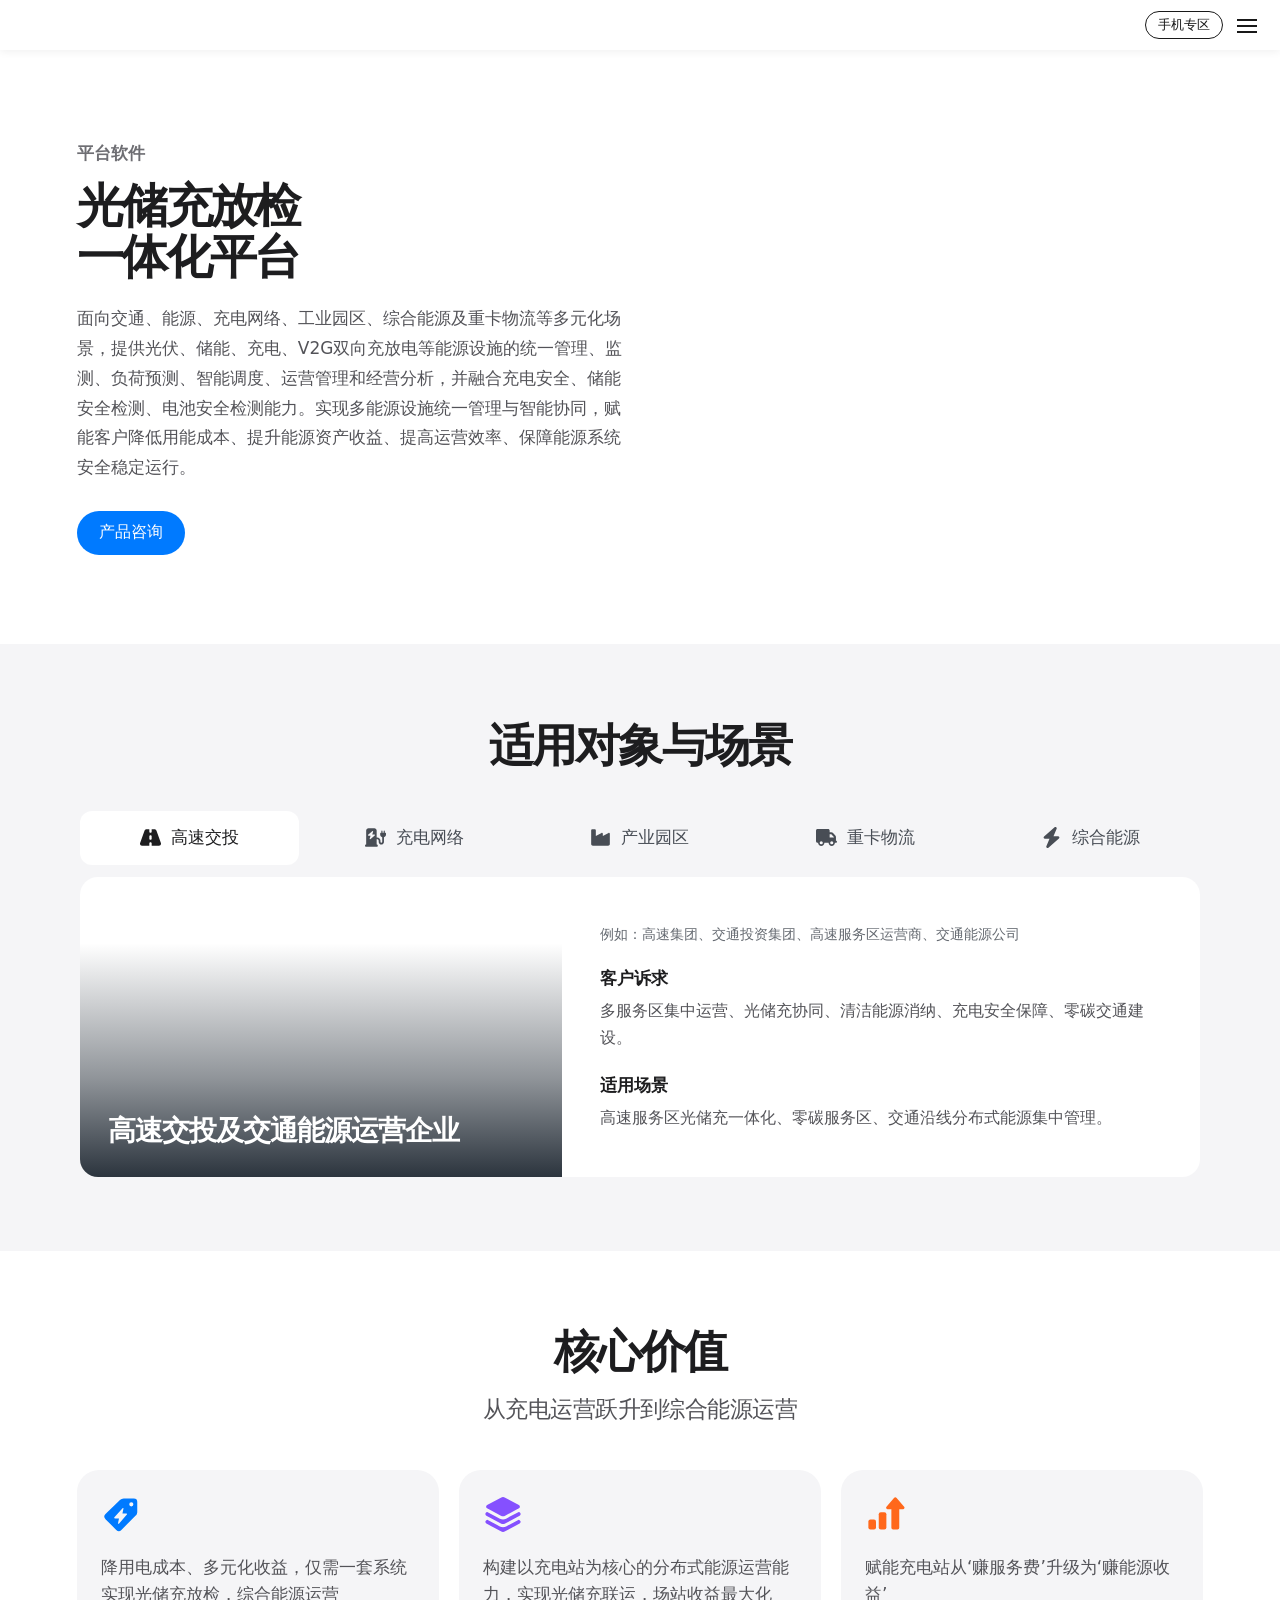
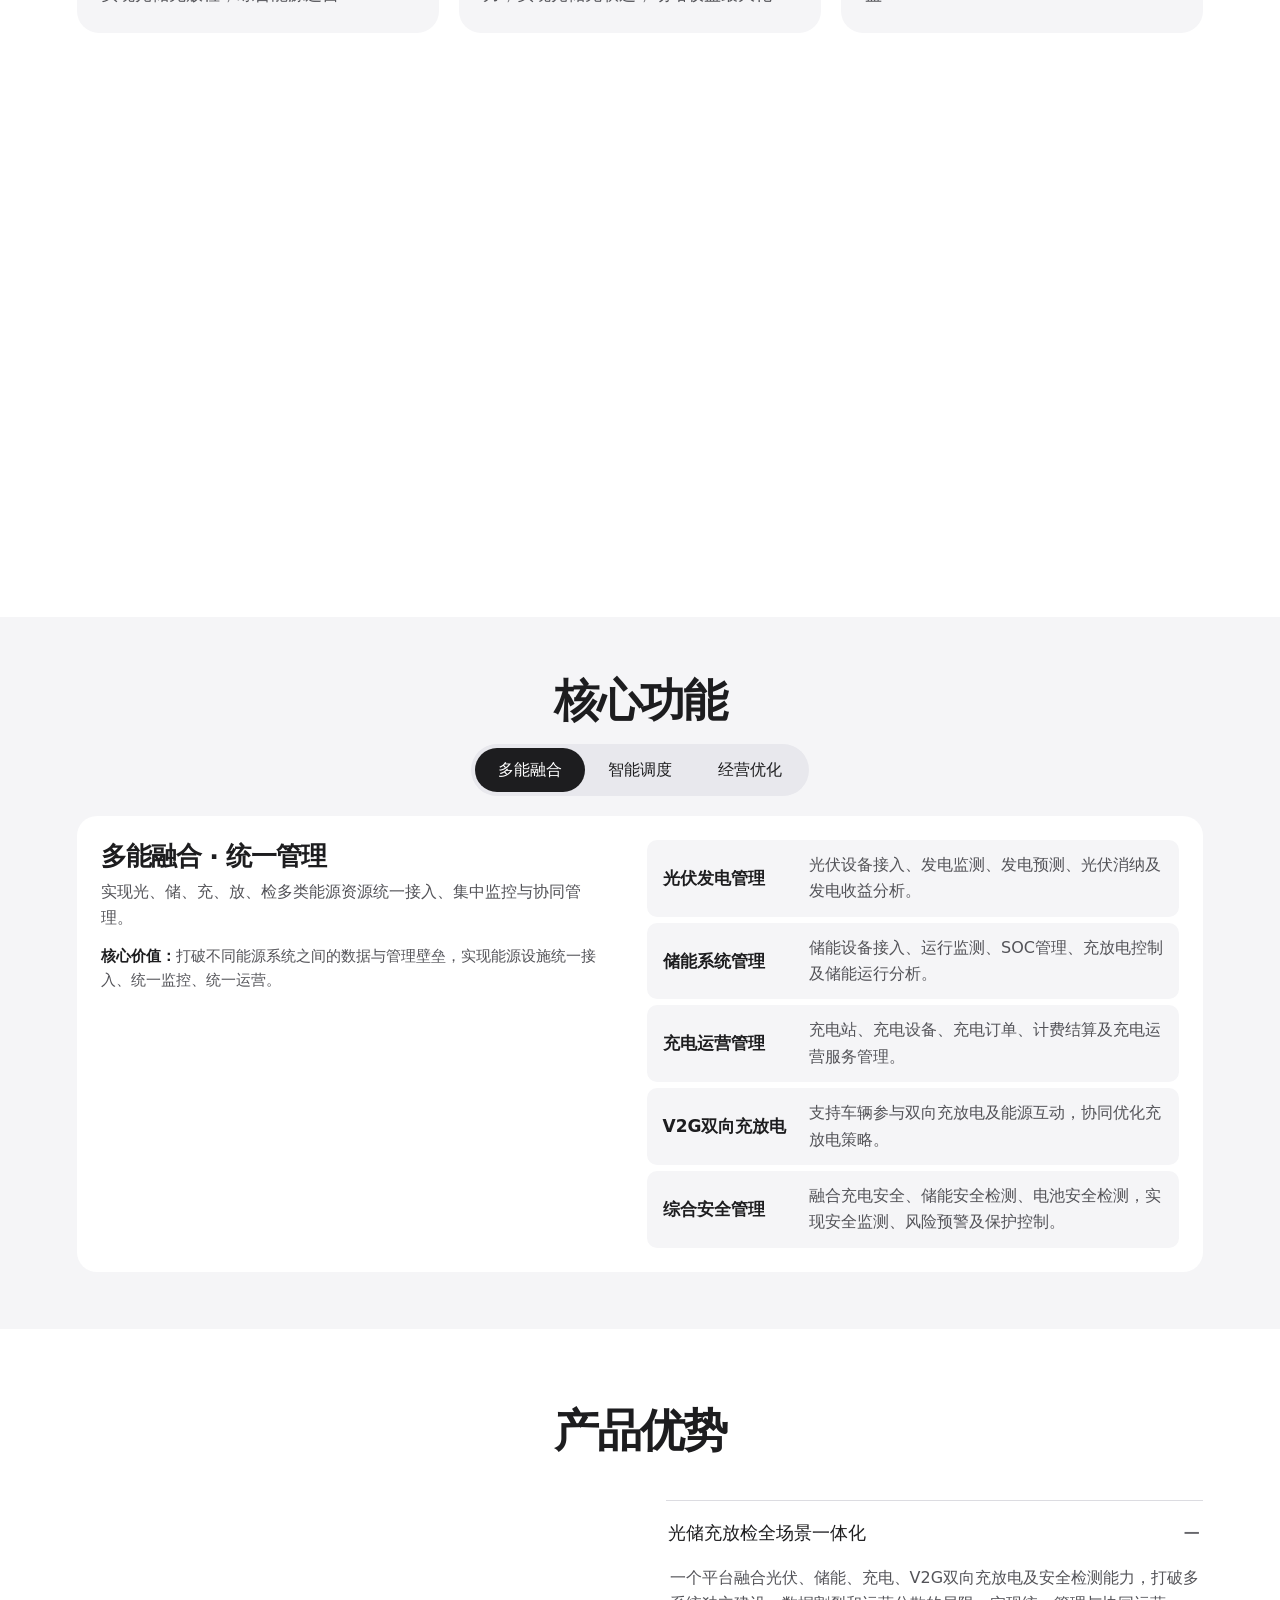
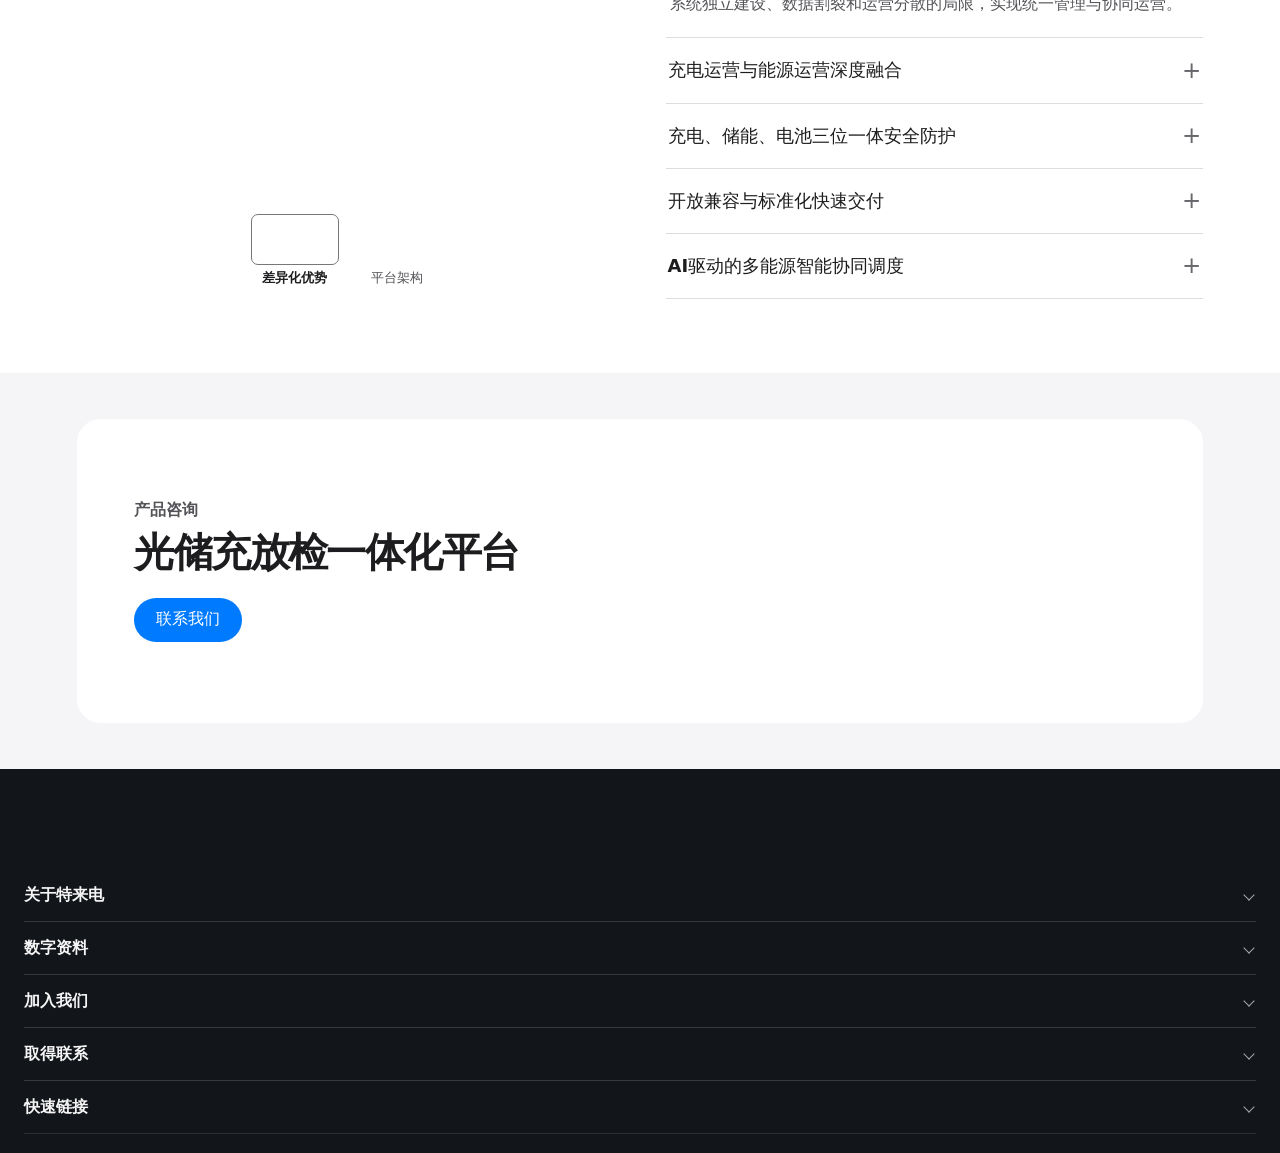
<file: 产品/平台软件/光储充放一体化平台/index.html>
<!doctype html>
<html lang="zh-CN">
<head>
  <meta charset="utf-8">
  <meta name="viewport" content="width=device-width,initial-scale=1">
  <title>光储充放检一体化平台 | 特来电</title>
<script>
function deviceFolder() {
  const mobile = /mobile|android|iphone|ipod|phone|ipad/i.test(navigator.userAgent);
  return window.innerWidth >= 768 && !mobile ? 'PC' : '移动端';
}
const target = new URL(deviceFolder() + '/index.html', location.href);
target.search = location.search;
target.searchParams.set('adaptive', '1');
target.hash = location.hash;
location.replace(target);
</script>
</head>
<body class="body-class">
<a href="PC/index.html">PC 版</a> · <a href="移动端/index.html">移动版</a>
</body>
</html>
</file>
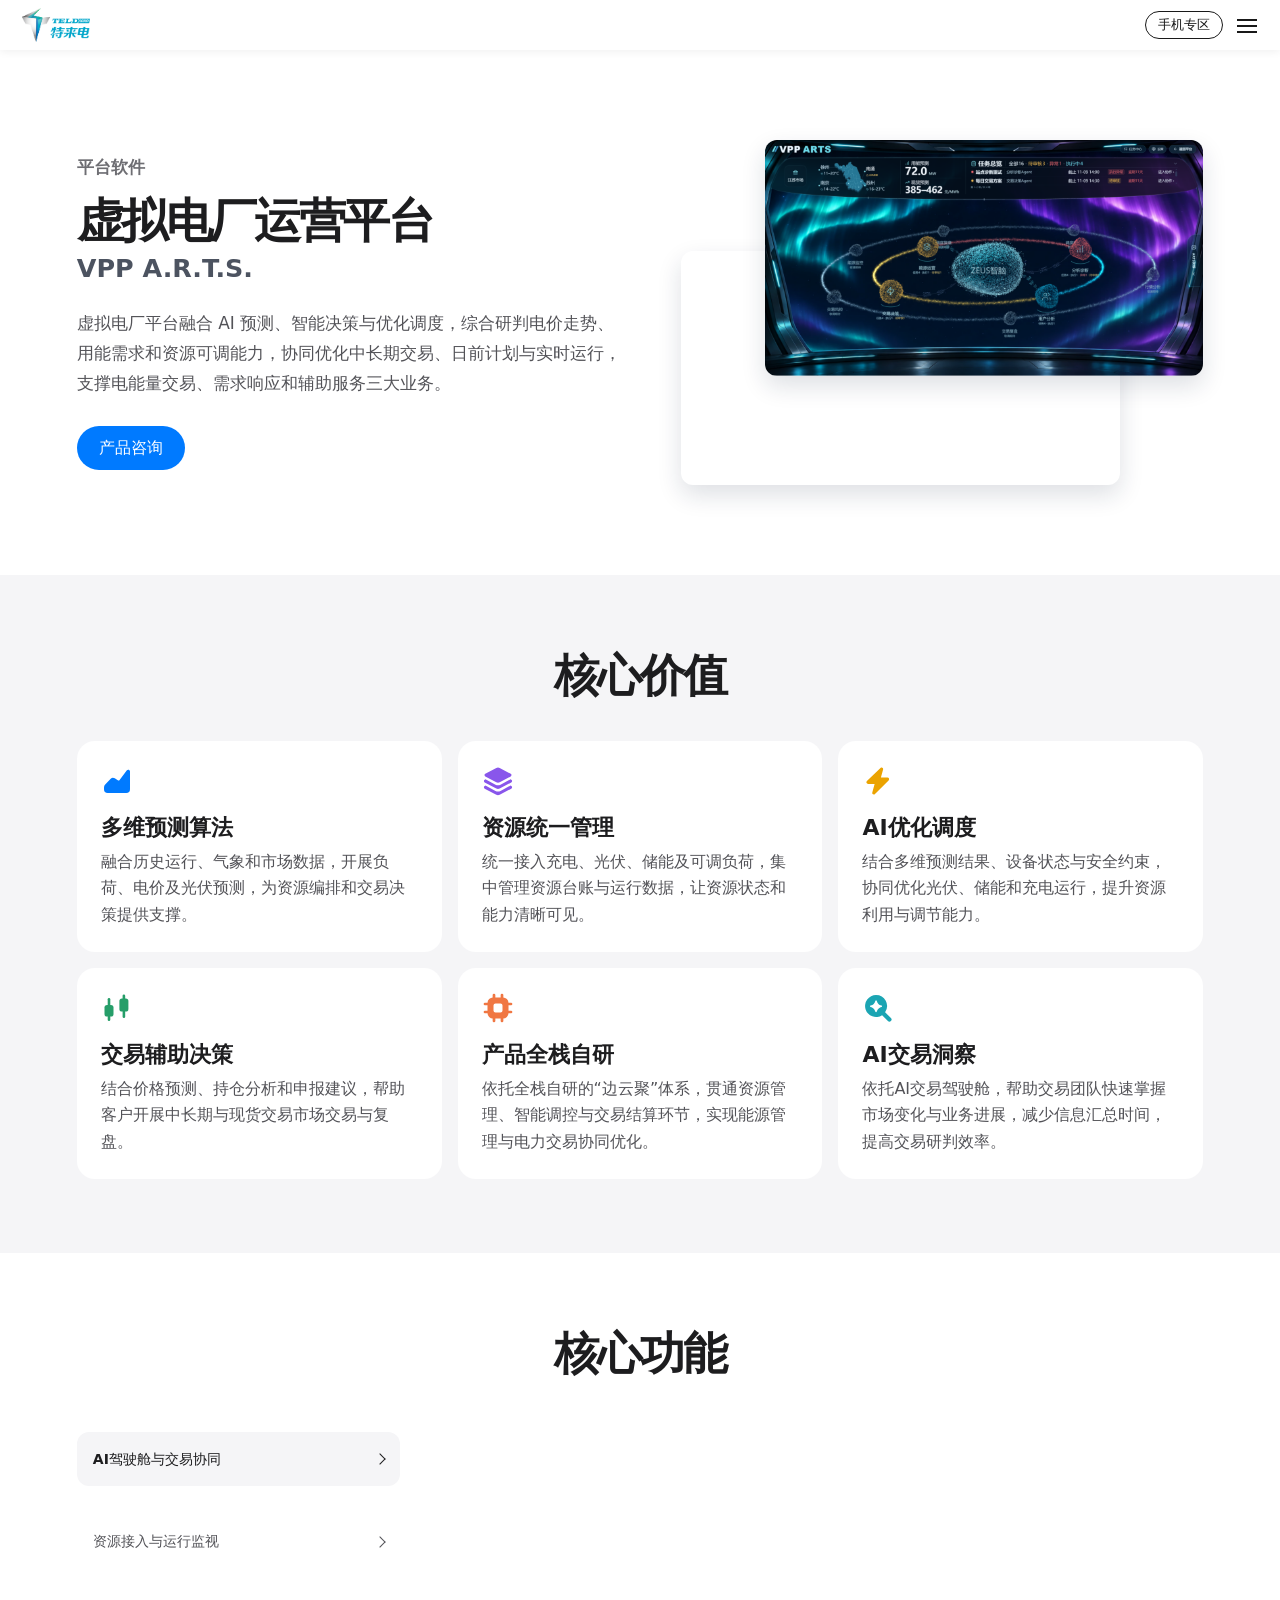
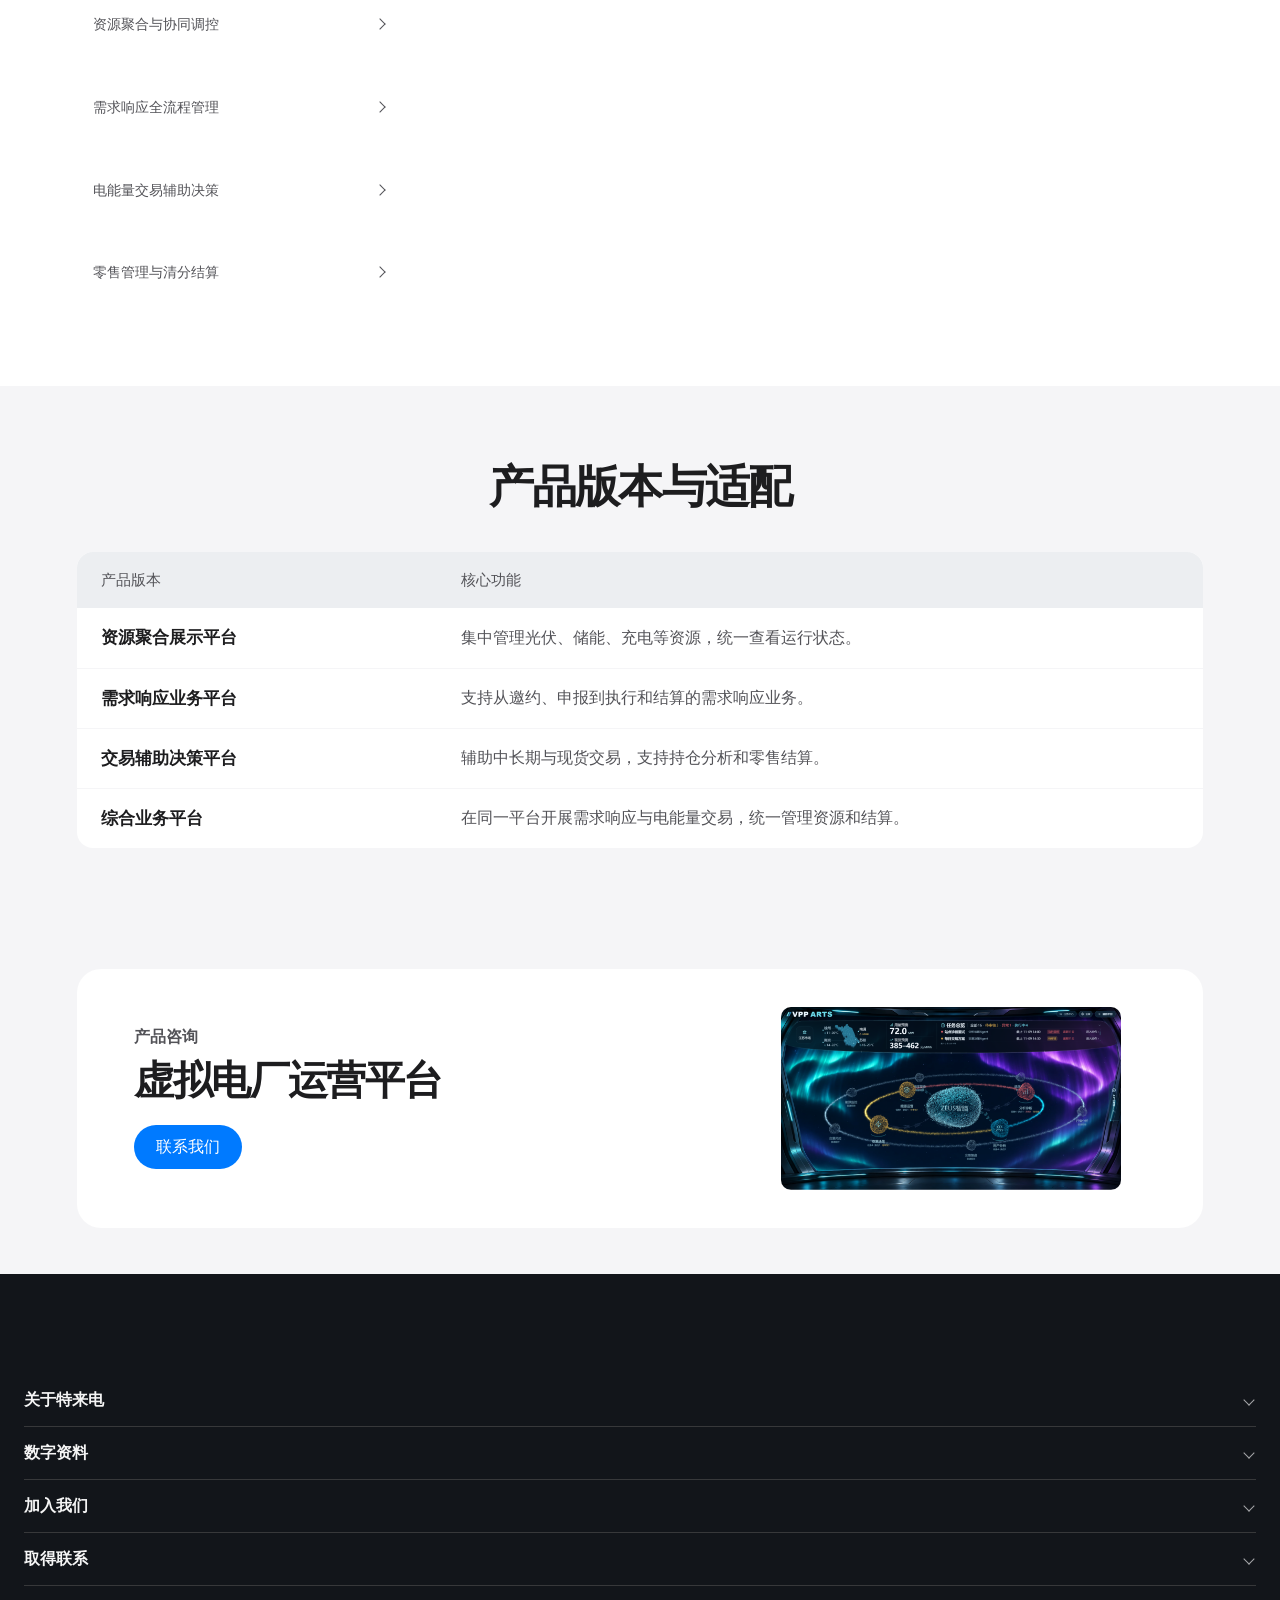
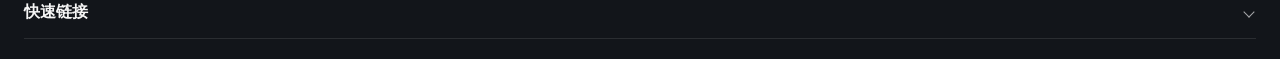
<file: 产品/平台软件/虚拟电厂平台/index.html>
<!doctype html>
<html lang="zh-CN">
<head>
  <meta charset="utf-8">
  <meta name="viewport" content="width=device-width,initial-scale=1">
  <title>虚拟电厂运营平台 | 特来电</title>
<script>
function deviceFolder() {
  const mobile = /mobile|android|iphone|ipod|phone|ipad/i.test(navigator.userAgent);
  return window.innerWidth >= 768 && !mobile ? 'PC' : '移动端';
}
const target = new URL(deviceFolder() + '/index.html', location.href);
target.search = location.search;
target.searchParams.set('adaptive', '1');
target.hash = location.hash;
location.replace(target);
</script>
</head>
<body class="body-class">
<a href="PC/index.html">PC 版</a> · <a href="移动端/index.html">移动版</a>
</body>
</html>
</file>
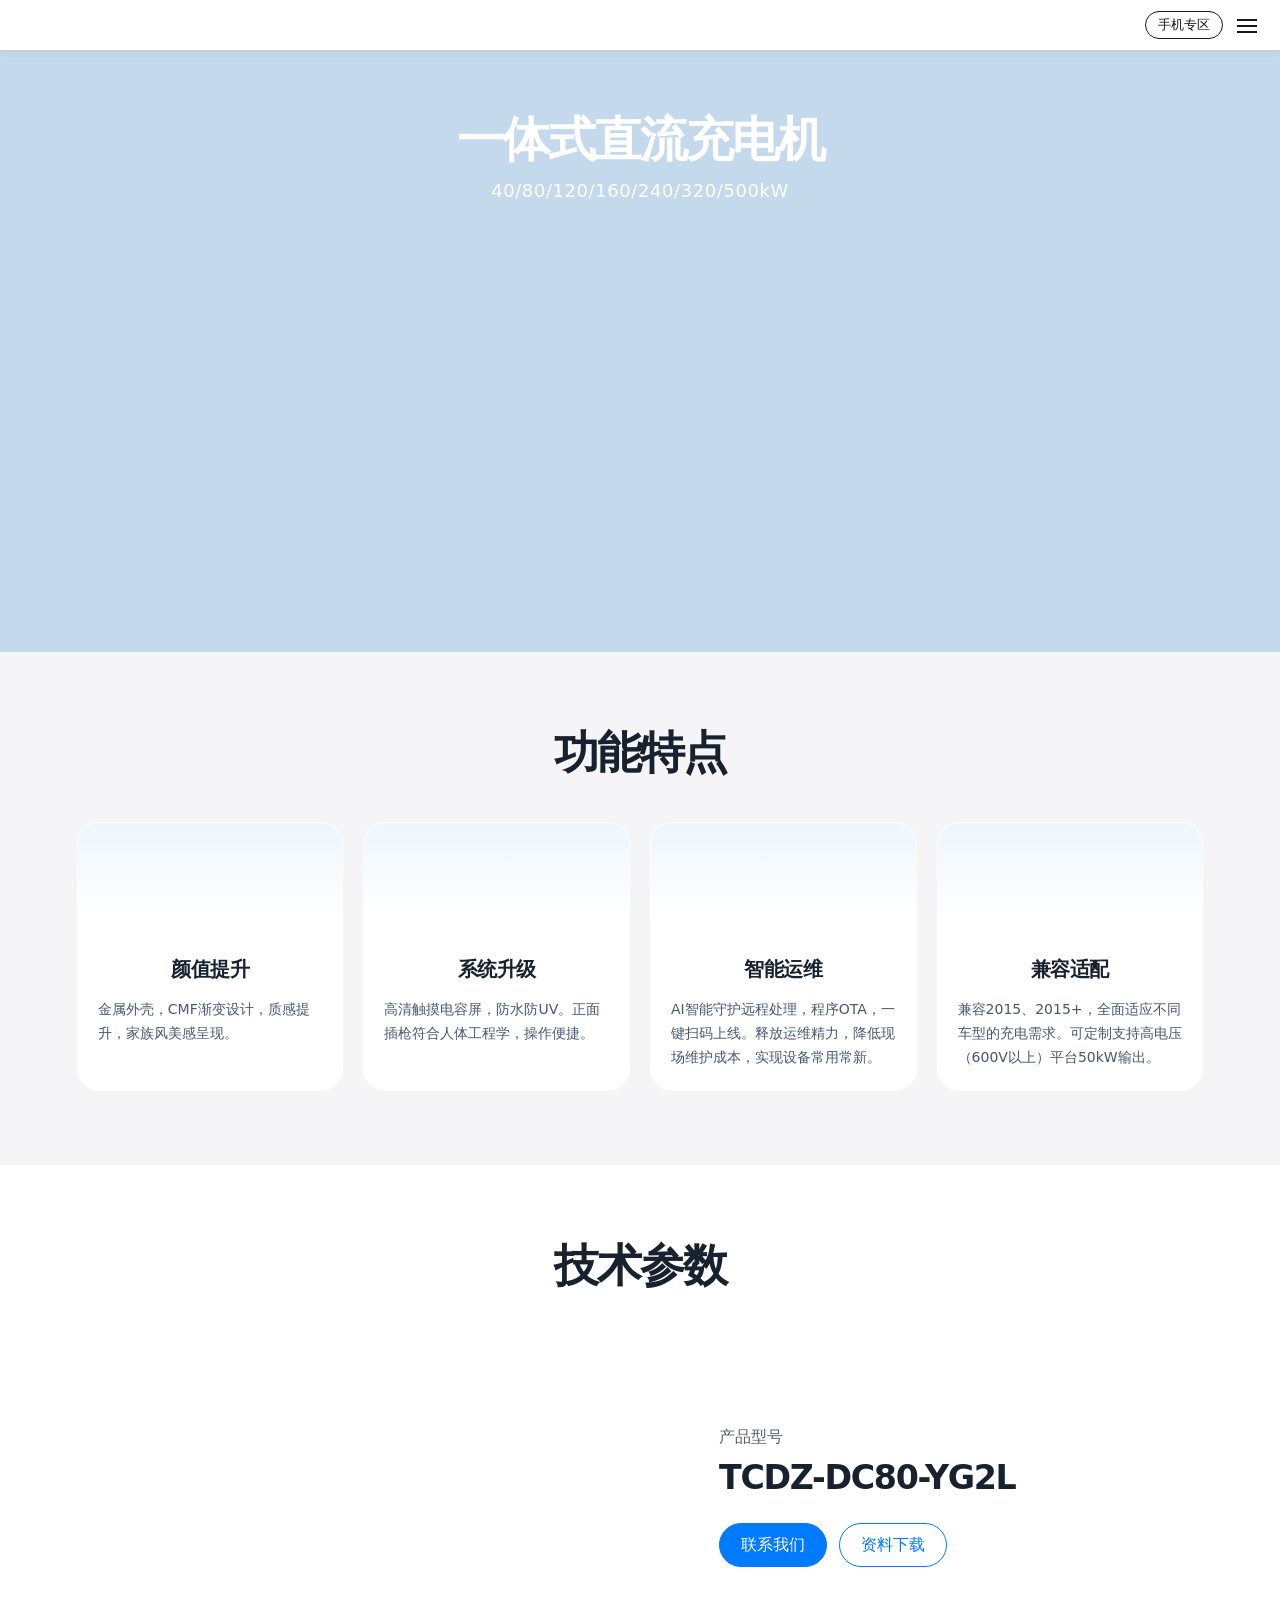
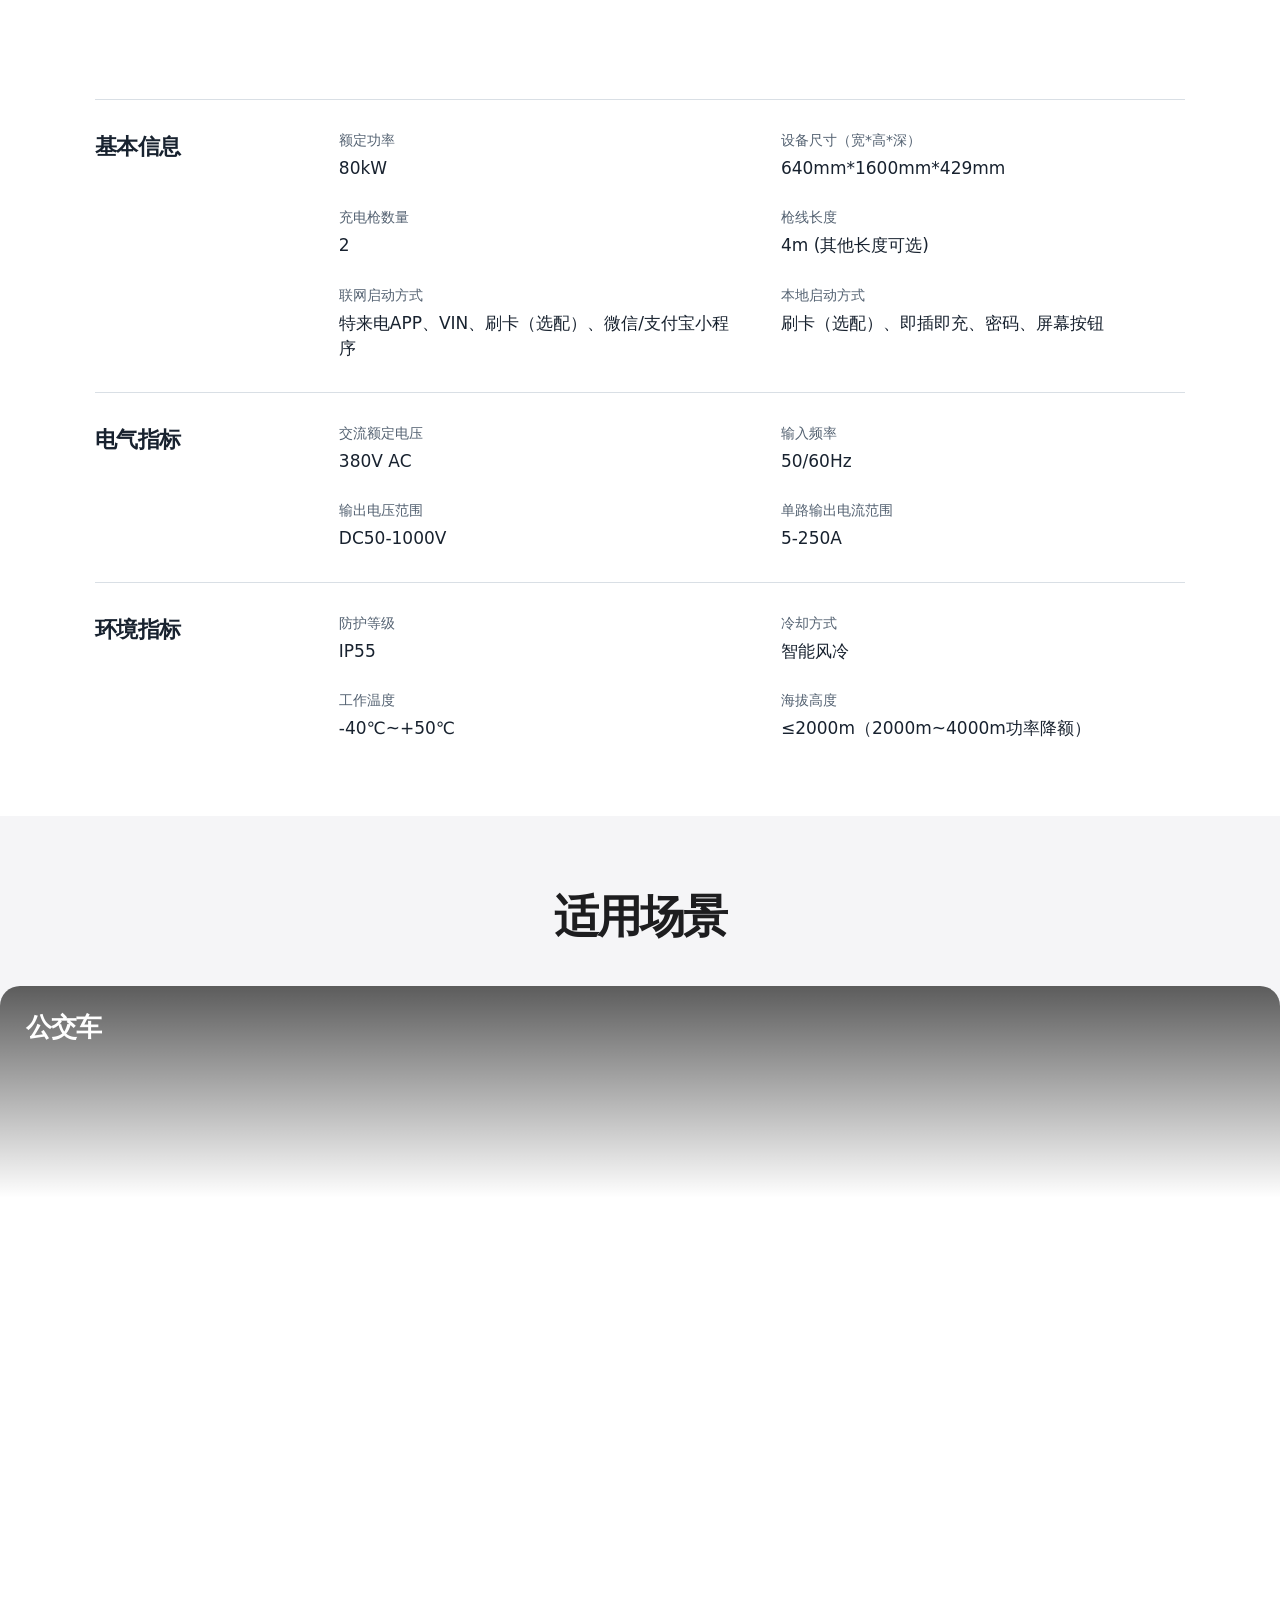
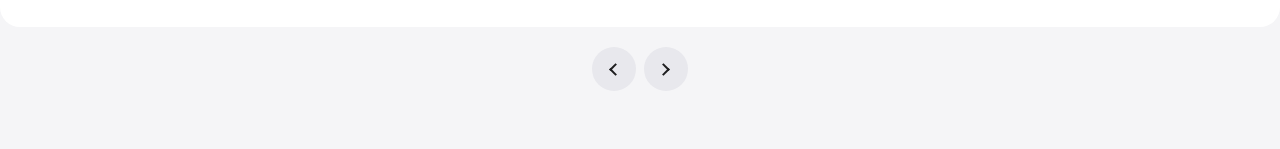
<file: 产品/充电网设备/一体式直流/G3-80kW/index.html>
<!doctype html>
<html lang="zh-CN">
<head>
  <meta charset="utf-8">
  <meta name="viewport" content="width=device-width,initial-scale=1">
  <title>G3-80kW 一体式直流充电机 | 特来电</title>
<script>
function deviceFolder() {
  const mobile = /mobile|android|iphone|ipod|phone|ipad/i.test(navigator.userAgent);
  return window.innerWidth >= 768 && !mobile ? 'PC' : '移动端';
}
const target = new URL(deviceFolder() + '/index.html', location.href);
target.search = location.search;
target.searchParams.set('adaptive', '1');
target.hash = location.hash;
location.replace(target);
</script>
</head>
<body class="body-class">
<a href="PC/index.html">PC 版</a> · <a href="移动端/index.html">移动版</a>
</body>
</html>
</file>
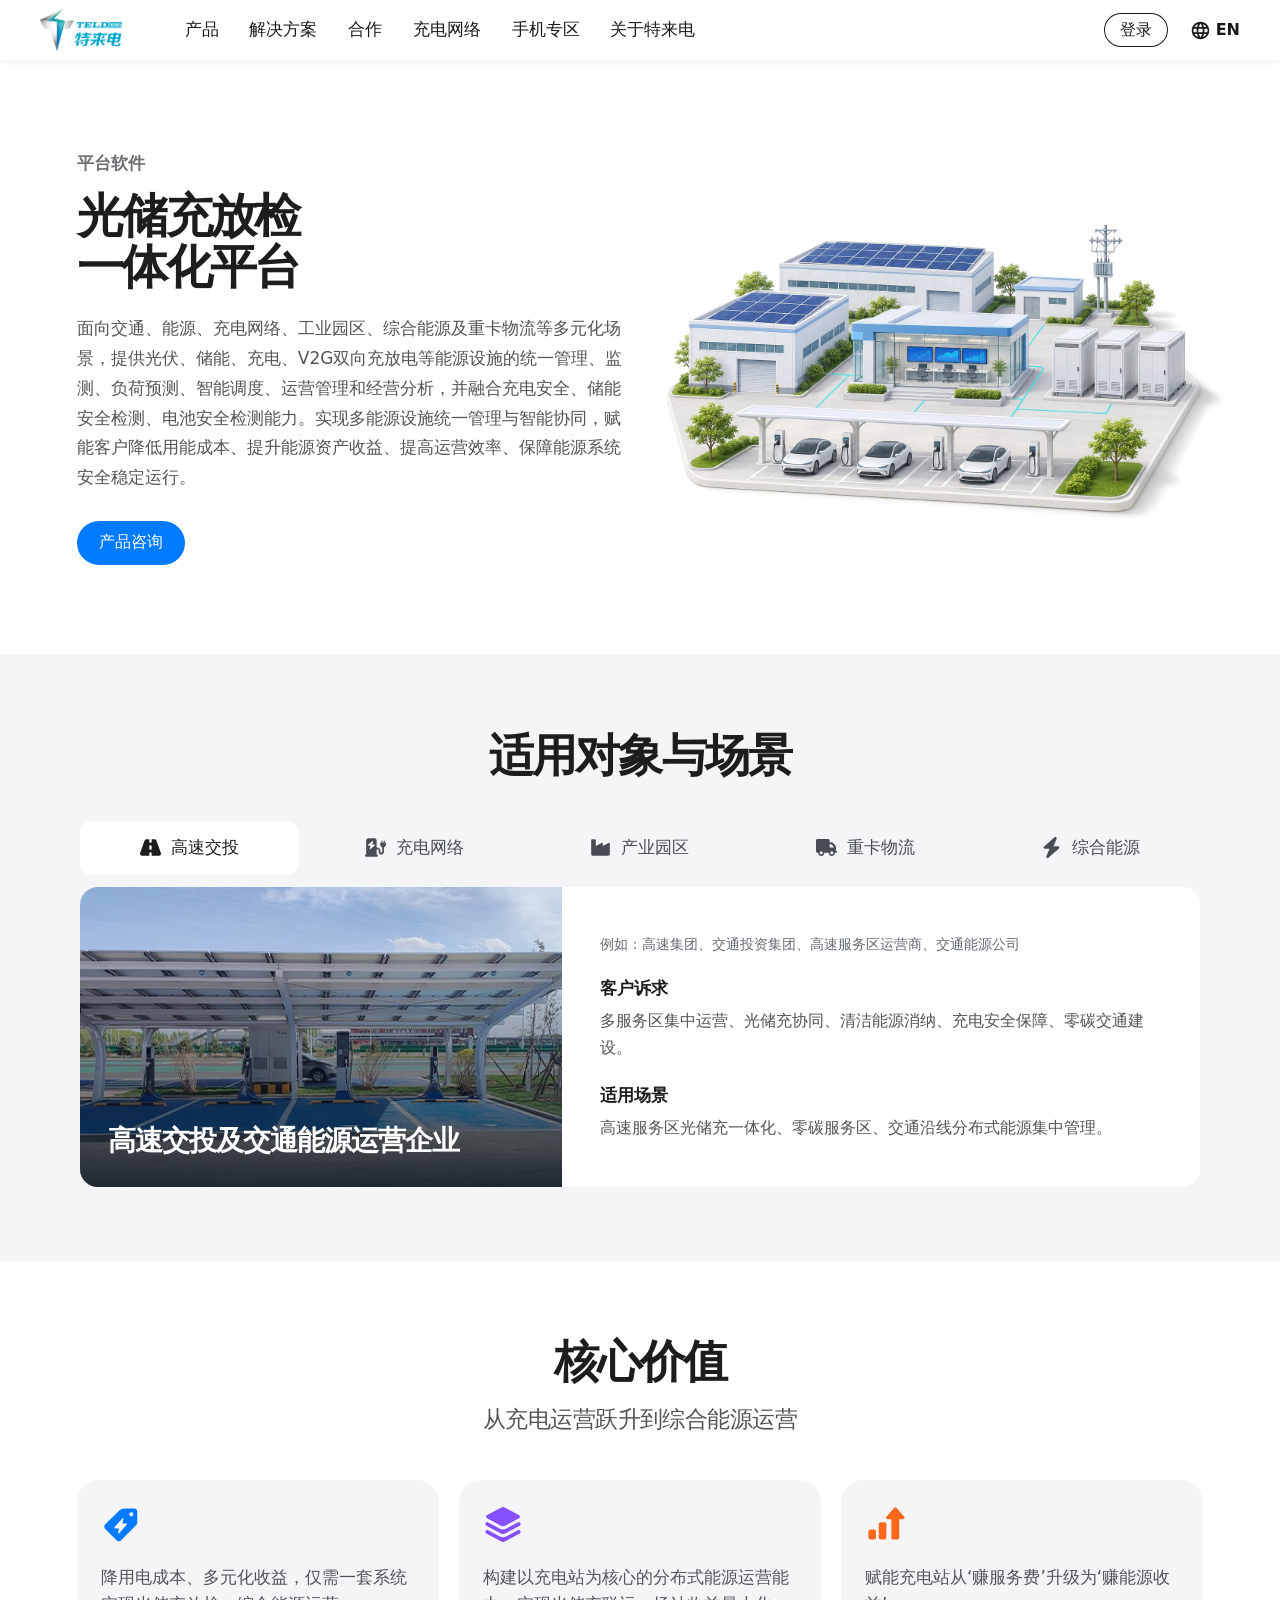
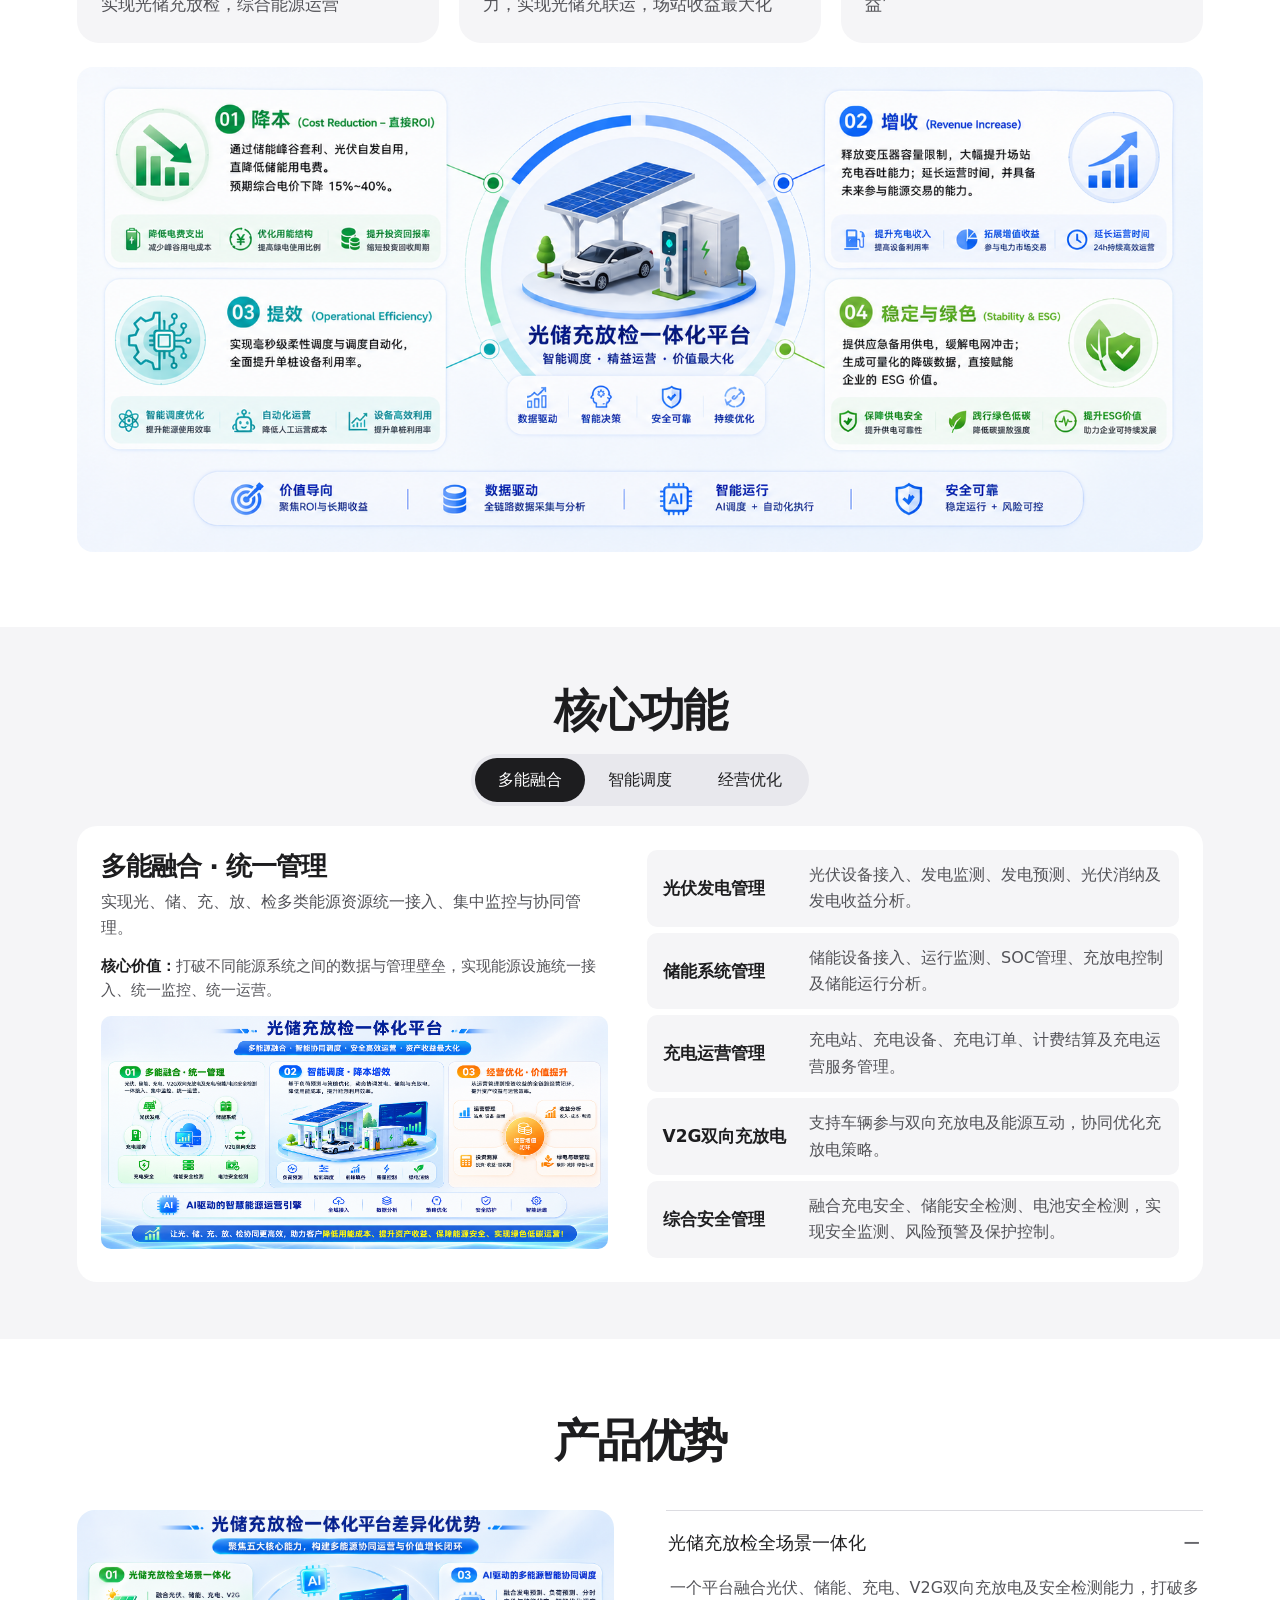
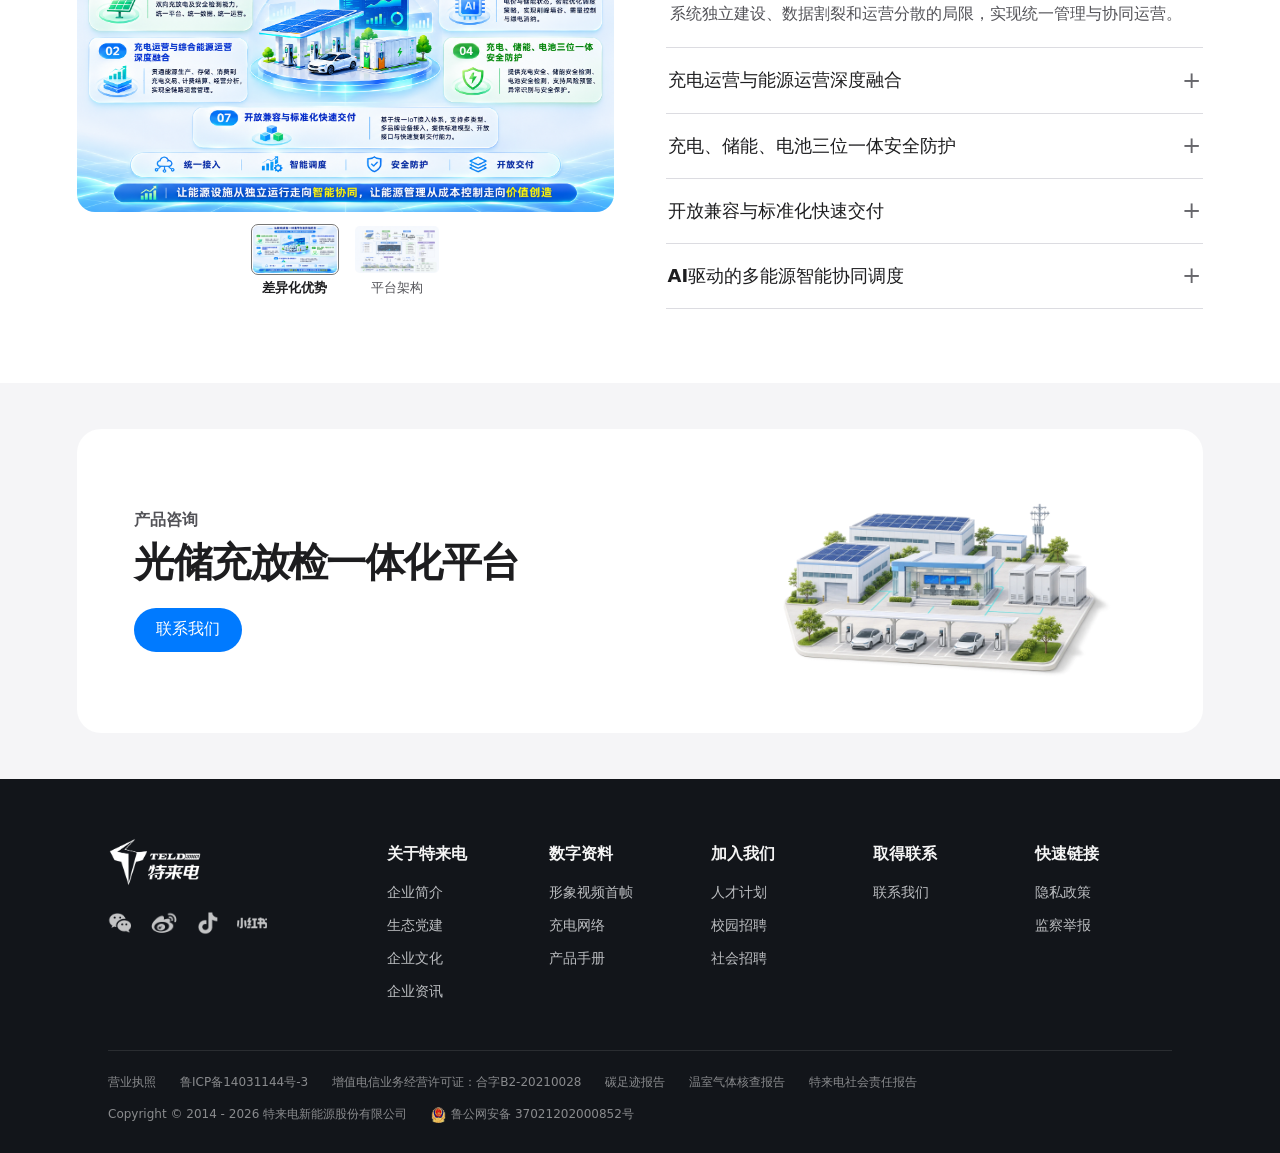
<file: 产品/平台软件/光储充放一体化平台/PC/index.html>
<!doctype html>
<html lang="zh-CN">
<head>
  <meta charset="utf-8">
  <meta name="viewport" content="width=device-width,initial-scale=1">
  <title>光储充放检一体化平台 | 特来电</title>
  <link rel="stylesheet" href="assets/css/base.css">
  <link rel="stylesheet" href="assets/css/navigation.css">
  <link rel="stylesheet" href="assets/css/footer.css">
  <link rel="stylesheet" href="assets/css/page.css">
  <script defer src="assets/js/catalog.js"></script>
  <script defer src="assets/js/navigation.js"></script>
  <script defer src="assets/js/footer.js"></script>
  <script defer src="assets/js/page.js"></script>
</head>
<body class="body-class">
<div id="site">
<header id="site-nav" aria-label="网站导航">
  <div class="tn-bar">
    <div class="tn-bar-inner">
      <a class="tn-logo" href="../../../../首页/index.html" aria-label="特来电首页">
        <img class="tn-color-logo" src="assets/teld-logo-transparent.webp" alt="特来电">
        <img class="tn-light-logo" src="assets/teld-on-dark.png" alt="">
      </a>
      <nav class="tn-desktop" data-nav-items aria-label="主导航"></nav>
      <div class="tn-tools">
        <div class="tn-account-wrap">
          <button type="button" class="tn-account" data-account aria-label="登录">登录</button>
          <div class="tn-account-popover" id="tn-account-options" role="group" aria-label="账号操作" hidden></div>
        </div>
        <a class="tn-lang" aria-disabled="true" aria-label="English" lang="en"><svg viewBox="0 0 24 24" aria-hidden="true" focusable="false"><path fill="currentColor" d="M11.99 2C6.47 2 2 6.48 2 12s4.47 10 9.99 10C17.52 22 22 17.52 22 12S17.52 2 11.99 2m6.93 6h-2.95a15.7 15.7 0 0 0-1.38-3.56A8.03 8.03 0 0 1 18.92 8M12 4.04c.83 1.2 1.48 2.53 1.91 3.96h-3.82c.43-1.43 1.08-2.76 1.91-3.96M4.26 14C4.1 13.36 4 12.69 4 12s.1-1.36.26-2h3.38c-.08.66-.14 1.32-.14 2s.06 1.34.14 2zm.82 2h2.95c.32 1.25.78 2.45 1.38 3.56A8 8 0 0 1 5.08 16m2.95-8H5.08a8 8 0 0 1 4.33-3.56A15.7 15.7 0 0 0 8.03 8M12 19.96c-.83-1.2-1.48-2.53-1.91-3.96h3.82c-.43 1.43-1.08 2.76-1.91 3.96M14.34 14H9.66c-.09-.66-.16-1.32-.16-2s.07-1.35.16-2h4.68c.09.65.16 1.32.16 2s-.07 1.34-.16 2m.25 5.56c.6-1.11 1.06-2.31 1.38-3.56h2.95a8.03 8.03 0 0 1-4.33 3.56M16.36 14c.08-.66.14-1.32.14-2s-.06-1.34-.14-2h3.38c.16.64.26 1.31.26 2s-.1 1.36-.26 2z"/></svg>EN</a>
      </div>
    </div>
  </div>
  <section id="tn-panel" class="tn-panel" hidden></section>
  <button class="tn-scrim" type="button" aria-label="关闭导航" tabindex="-1" inert></button>
</header>
<main class="platform-detail">
  <section class="platform-hero" aria-labelledby="platform-title"><div class="platform-wrap hero-grid">
    <div class="platform-intro"><p class="platform-category">平台软件</p><h1 id="platform-title">光储充放检<br>一体化平台</h1>
    <p class="platform-summary">面向交通、能源、充电网络、工业园区、综合能源及重卡物流等多元化场景，提供光伏、储能、充电、V2G双向充放电等能源设施的统一管理、监测、负荷预测、智能调度、运营管理和经营分析，并融合充电安全、储能安全检测、电池安全检测能力。实现多能源设施统一管理与智能协同，赋能客户降低用能成本、提升能源资产收益、提高运营效率、保障能源系统安全稳定运行。</p><div class="hero-links"><button type="button" class="platform-primary" aria-haspopup="dialog" aria-controls="consult-dialog">产品咨询</button></div></div>
    <div class="platform-visual"><img fetchpriority="high" src="assets/product/platform.webp?v=campus-white-studio" width="1536" height="1024" alt="园区调度中心统一监测屋顶光伏、储能设备与电动汽车充电区"></div>
  </div></section>
  <section class="platform-section surface-soft" id="platform-audience"><div class="platform-wrap">
    <h2>适用对象与场景</h2>
    <div class="scene-selector" data-switch>
      <div class="scene-tabs switch-list" role="tablist" aria-label="适用对象">
        <button type="button" role="tab" id="audience-tab-0" aria-controls="audience-0" aria-label="高速交投及交通能源运营企业" aria-selected="true" tabindex="0"><svg viewBox="0 0 576 512" aria-hidden="true" focusable="false"><path fill="currentColor" d="M256 32l-74.8 0c-27.1 0-51.3 17.1-60.3 42.6L3.1 407.2C1.1 413 0 419.2 0 425.4C0 455.5 24.5 480 54.6 480L256 480l0-64c0-17.7 14.3-32 32-32s32 14.3 32 32l0 64 201.4 0c30.2 0 54.6-24.5 54.6-54.6c0-6.2-1.1-12.4-3.1-18.2L455.1 74.6C446 49.1 421.9 32 394.8 32L320 32l0 64c0 17.7-14.3 32-32 32s-32-14.3-32-32l0-64zm64 192l0 64c0 17.7-14.3 32-32 32s-32-14.3-32-32l0-64c0-17.7 14.3-32 32-32s32 14.3 32 32z"/></svg><span>高速交投</span></button>
        <button type="button" role="tab" id="audience-tab-1" aria-controls="audience-1" aria-label="充电网络运营商" aria-selected="false" tabindex="-1"><svg viewBox="0 0 576 512" aria-hidden="true" focusable="false"><path fill="currentColor" d="M96 0C60.7 0 32 28.7 32 64l0 384c-17.7 0-32 14.3-32 32s14.3 32 32 32l288 0c17.7 0 32-14.3 32-32s-14.3-32-32-32l0-144 16 0c22.1 0 40 17.9 40 40l0 32c0 39.8 32.2 72 72 72s72-32.2 72-72l0-123.7c32.5-10.2 56-40.5 56-76.3l0-32c0-8.8-7.2-16-16-16l-16 0 0-48c0-8.8-7.2-16-16-16s-16 7.2-16 16l0 48-32 0 0-48c0-8.8-7.2-16-16-16s-16 7.2-16 16l0 48-16 0c-8.8 0-16 7.2-16 16l0 32c0 35.8 23.5 66.1 56 76.3L472 376c0 13.3-10.7 24-24 24s-24-10.7-24-24l0-32c0-48.6-39.4-88-88-88l-16 0 0-192c0-35.3-28.7-64-64-64L96 0zM216.9 82.7c6 4 8.5 11.5 6.3 18.3l-25 74.9 57.8 0c6.7 0 12.7 4.2 15 10.4s.5 13.3-4.6 17.7l-112 96c-5.5 4.7-13.4 5.1-19.3 1.1s-8.5-11.5-6.3-18.3l25-74.9L96 208c-6.7 0-12.7-4.2-15-10.4s-.5-13.3 4.6-17.7l112-96c5.5-4.7 13.4-5.1 19.3-1.1z"/></svg><span>充电网络</span></button>
        <button type="button" role="tab" id="audience-tab-2" aria-controls="audience-2" aria-label="工业企业及产业园区运营方" aria-selected="false" tabindex="-1"><svg viewBox="0 0 576 512" aria-hidden="true" focusable="false"><path fill="currentColor" d="M64 32C46.3 32 32 46.3 32 64l0 240 0 48 0 80c0 26.5 21.5 48 48 48l416 0c26.5 0 48-21.5 48-48l0-128 0-151.8c0-18.2-19.4-29.7-35.4-21.1L352 215.4l0-63.2c0-18.2-19.4-29.7-35.4-21.1L160 215.4 160 64c0-17.7-14.3-32-32-32L64 32z"/></svg><span>产业园区</span></button>
        <button type="button" role="tab" id="audience-tab-3" aria-controls="audience-3" aria-label="重卡物流及大型车队运营企业" aria-selected="false" tabindex="-1"><svg viewBox="0 0 640 512" aria-hidden="true" focusable="false"><path fill="currentColor" d="M48 0C21.5 0 0 21.5 0 48L0 368c0 26.5 21.5 48 48 48l16 0c0 53 43 96 96 96s96-43 96-96l128 0c0 53 43 96 96 96s96-43 96-96l32 0c17.7 0 32-14.3 32-32s-14.3-32-32-32l0-64 0-32 0-18.7c0-17-6.7-33.3-18.7-45.3L512 114.7c-12-12-28.3-18.7-45.3-18.7L416 96l0-48c0-26.5-21.5-48-48-48L48 0zM416 160l50.7 0L544 237.3l0 18.7-128 0 0-96zM112 416a48 48 0 1 1 96 0 48 48 0 1 1 -96 0zm368-48a48 48 0 1 1 0 96 48 48 0 1 1 0-96z"/></svg><span>重卡物流</span></button>
        <button type="button" role="tab" id="audience-tab-4" aria-controls="audience-4" aria-label="综合能源投资及运营服务商" aria-selected="false" tabindex="-1"><svg viewBox="0 0 448 512" aria-hidden="true" focusable="false"><path fill="currentColor" d="M349.4 44.6c5.9-13.7 1.5-29.7-10.6-38.5s-28.6-8-39.9 1.8l-256 224c-10 8.8-13.6 22.9-8.9 35.3S50.7 288 64 288l111.5 0L98.6 467.4c-5.9 13.7-1.5 29.7 10.6 38.5s28.6 8 39.9-1.8l256-224c10-8.8 13.6-22.9 8.9-35.3s-16.6-20.7-30-20.7l-111.5 0L349.4 44.6z"/></svg><span>综合能源</span></button>
      </div>
      <div class="scene-stage">
        <article class="scene-panel" role="tabpanel" id="audience-0" aria-labelledby="audience-tab-0" tabindex="0">
          <div class="scene-picture"><img src="assets/product/scenes/scene-10.jpg" alt="" loading="lazy"><h3>高速交投及交通能源运营企业</h3></div>
          <div class="scene-details"><p class="examples">例如：高速集团、交通投资集团、高速服务区运营商、交通能源公司</p><dl class="audience-fields">
                <div><dt>客户诉求</dt><dd>多服务区集中运营、光储充协同、清洁能源消纳、充电安全保障、零碳交通建设。</dd></div>
                <div><dt>适用场景</dt><dd>高速服务区光储充一体化、零碳服务区、交通沿线分布式能源集中管理。</dd></div>
              </dl></div>
        </article>
        <article class="scene-panel" role="tabpanel" id="audience-1" aria-labelledby="audience-tab-1" tabindex="0" inert>
          <div class="scene-picture"><img src="assets/product/scenes/scene-6.jpg" alt="" loading="lazy"><h3>充电网络运营商</h3></div>
          <div class="scene-details"><dl class="audience-fields">
                <div><dt>客户诉求</dt><dd>充电运营与能源运营一体化、降低场站用电成本、提高充电设备利用率、保障充电及电池安全。</dd></div>
                <div><dt>适用场景</dt><dd>公共快充站、公共充电站光储充改造、V2G示范站、充电网络能源调度。</dd></div>
              </dl></div>
        </article>
        <article class="scene-panel" role="tabpanel" id="audience-2" aria-labelledby="audience-tab-2" tabindex="0" inert>
          <div class="scene-picture"><img src="assets/product/scenes/scene-9.jpg" alt="" loading="lazy"><h3>工业企业及产业园区运营方</h3></div>
          <div class="scene-details"><p class="examples">例如：大型制造企业、工业园区、产业园运营商、高耗能企业</p><dl class="audience-fields">
                <div><dt>客户诉求</dt><dd>降低综合用能成本、控制最大需量、提升光伏消纳、优化储能运行、加强用能与储能安全。</dd></div>
                <div><dt>适用场景</dt><dd>工商业光储一体化、园区源荷储协同、企业充电设施运营。</dd></div>
              </dl></div>
        </article>
        <article class="scene-panel" role="tabpanel" id="audience-3" aria-labelledby="audience-tab-3" tabindex="0" inert>
          <div class="scene-picture"><img src="assets/product/scenes/scene-7.jpg" alt="" loading="lazy"><h3>重卡物流及大型车队运营企业</h3></div>
          <div class="scene-details"><p class="examples">例如：重卡物流园、港口码头、钢铁企业、矿山、大型运输车队</p><dl class="audience-fields">
                <div><dt>客户诉求</dt><dd>解决大功率充电带来的容量压力、降低补能成本、保障生产和运输、加强充电及动力电池安全管理。</dd></div>
                <div><dt>适用场景</dt><dd>重卡光储充一体化、集中有序充电、车队能源调度。</dd></div>
              </dl></div>
        </article>
        <article class="scene-panel" role="tabpanel" id="audience-4" aria-labelledby="audience-tab-4" tabindex="0" inert>
          <div class="scene-picture"><img src="assets/product/scenes/scene-4.jpg" alt="" loading="lazy"><h3>综合能源投资及运营服务商</h3></div>
          <div class="scene-details"><p class="examples">例如：综合能源集团、能源投资公司、工商业储能运营商、能源服务公司</p><dl class="audience-fields">
                <div><dt>客户诉求</dt><dd>多项目多资产统一管理、降低项目交付与运维成本、优化能源调度、提高投资收益、加强储能安全风险管理。</dd></div>
                <div><dt>适用场景</dt><dd>分布式光储项目集中运营、工商业储能运营、能源资产运营、电网需求响应。</dd></div>
              </dl></div>
        </article>
      </div>
    </div>
  </div></section>
  <section class="platform-section" id="platform-value"><div class="platform-wrap"><h2>核心价值</h2><p class="section-lead">从充电运营跃升到综合能源运营</p><div class="value-grid"><article><svg class="value-icon value-icon-tariff" viewBox="0 0 32 32" aria-hidden="true" focusable="false"><path fill-rule="evenodd" d="M18.1 3.5h8.2A2.7 2.7 0 0 1 29 6.2v8.1c0 1.1-.44 2.16-1.22 2.94L16.3 28.72a2.9 2.9 0 0 1-4.1 0L3.6 20.1a2.9 2.9 0 0 1 0-4.1L15.16 4.72A4.16 4.16 0 0 1 18.1 3.5Zm6.15 3.1a1.65 1.65 0 1 0 0 3.3 1.65 1.65 0 0 0 0-3.3Zm-7 4.7-6.53 7.3a.55.55 0 0 0 .41.92h3.28l-.81 3.8a.43.43 0 0 0 .74.38l6.36-7.28a.55.55 0 0 0-.42-.91h-3.13l.84-3.84a.43.43 0 0 0-.74-.37Z"/></svg><p>降用电成本、多元化收益，仅需一套系统实现光储充放检，综合能源运营</p></article><article><svg class="value-icon value-icon-station" viewBox="0 0 32 32" aria-hidden="true" focusable="false"><path d="M14.3 2.9a3.6 3.6 0 0 1 3.4 0l11 5.9a1.5 1.5 0 0 1 0 2.64l-11 5.9a3.6 3.6 0 0 1-3.4 0l-11-5.9a1.5 1.5 0 0 1 0-2.64z"/><path d="m3.4 14.3 10.1 5.4a5.35 5.35 0 0 0 5 0l10.1-5.4.7.38a1.55 1.55 0 0 1 0 2.72l-11.6 6.2a3.6 3.6 0 0 1-3.4 0L2.7 17.4a1.55 1.55 0 0 1 0-2.72z"/><path d="m3.4 20.55 10.1 5.4a5.35 5.35 0 0 0 5 0l10.1-5.4.7.38a1.55 1.55 0 0 1 0 2.72l-11.6 6.2a3.6 3.6 0 0 1-3.4 0L2.7 23.65a1.55 1.55 0 0 1 0-2.72z"/></svg><p>构建以充电站为核心的分布式能源运营能力，实现光储充联运，场站收益最大化</p></article><article><svg class="value-icon value-icon-returns" viewBox="0 0 32 32" aria-hidden="true" focusable="false"><rect x="2.7" y="20.3" width="6.1" height="8.1" rx="1.65"/><rect x="11" y="14.6" width="6.1" height="13.8" rx="1.65"/><path d="M21.1 27V12.1h-3a1.2 1.2 0 0 1-.91-1.99l6-6.96a1.4 1.4 0 0 1 2.12 0l6 6.96a1.2 1.2 0 0 1-.91 1.99h-3V27a1.4 1.4 0 0 1-1.4 1.4h-3.5a1.4 1.4 0 0 1-1.4-1.4Z"/></svg><p>赋能充电站从‘赚服务费’升级为‘赚能源收益’</p></article></div><figure class="value-preview"><button type="button" data-image-preview="平台价值总览" aria-label="放大价值全景图" aria-haspopup="dialog"><img src="assets/product/value-overview.png" width="1672" height="941" loading="lazy" alt="光储充放检一体化平台价值全景图，展示成本、收益、效能与绿色效益"></button></figure></div></section>
  <section class="platform-section surface-soft" id="platform-capabilities"><div class="platform-wrap"><div class="ability-switch" data-switch><div class="ability-heading"><h2>核心功能</h2><div class="switch-list" role="tablist" aria-label="核心功能"><button id="ability-tab-0" type="button" role="tab" aria-selected="true" aria-controls="ability-0" tabindex="0">多能融合</button><button id="ability-tab-1" type="button" role="tab" aria-selected="false" aria-controls="ability-1" tabindex="-1">智能调度</button><button id="ability-tab-2" type="button" role="tab" aria-selected="false" aria-controls="ability-2" tabindex="-1">经营优化</button></div></div><div class="ability-panels"><article role="tabpanel" class="ability-panel" id="ability-0" aria-labelledby="ability-tab-0" tabindex="0">
          <header class="ability-intro">
            <h3>多能融合 · 统一管理</h3>
            <p>实现光、储、充、放、检多类能源资源统一接入、集中监控与协同管理。</p>
          </header>
          <dl class="ability-list">
            <div><dt>光伏发电管理</dt><dd>光伏设备接入、发电监测、发电预测、光伏消纳及发电收益分析。</dd></div>
            <div><dt>储能系统管理</dt><dd>储能设备接入、运行监测、SOC管理、充放电控制及储能运行分析。</dd></div>
            <div><dt>充电运营管理</dt><dd>充电站、充电设备、充电订单、计费结算及充电运营服务管理。</dd></div>
            <div><dt>V2G双向充放电</dt><dd>支持车辆参与双向充放电及能源互动，协同优化充放电策略。</dd></div>
            <div><dt>综合安全管理</dt><dd>融合充电安全、储能安全检测、电池安全检测，实现安全监测、风险预警及保护控制。</dd></div>
          </dl>
          <p class="ability-outcome"><strong>核心价值：</strong>打破不同能源系统之间的数据与管理壁垒，实现能源设施统一接入、统一监控、统一运营。</p>
          <figure class="ability-overview"><button type="button" data-image-preview="核心功能总览" aria-haspopup="dialog" aria-label="查看核心功能总览大图"><img src="assets/product/capabilities.png" width="1851" height="849" loading="lazy" alt="光储充放检一体化平台核心功能总览，从多能融合、智能调度到经营优化，底层由智慧能源运营引擎支撑"></button></figure>
        </article><article role="tabpanel" class="ability-panel" id="ability-1" aria-labelledby="ability-tab-1" tabindex="0" hidden>
          <header class="ability-intro">
            <h3>智能调度 · 降本增效</h3>
            <p>基于能源预测与智能优化算法，实现光伏、储能、充电及用电负荷的协同调度，优化能源使用效率与综合用能成本。</p>
          </header>
          <dl class="ability-list">
            <div><dt>能源预测</dt><dd>融合历史运行数据、气象、电价等信息，实现光伏发电预测和用电负荷预测。</dd></div>
            <div><dt>智能协同调度</dt><dd>结合光伏出力、储能SOC、充电需求及电网容量，优化多能源设备的运行策略。</dd></div>
            <div><dt>削峰填谷</dt><dd>利用储能充放电与柔性负荷调节，实现峰谷电价优化和用电成本降低。</dd></div>
            <div><dt>需量控制</dt><dd>实时监测最大需量及配电容量，动态调节储能和充电负荷，降低超需量风险。</dd></div>
            <div><dt>绿电消纳</dt><dd>优先利用光伏等清洁能源，提升自发自用比例，减少电网购电。</dd></div>
          </dl>
          <p class="ability-outcome"><strong>核心价值：</strong>实现从传统设备独立控制向多能源智能协同调度升级，降低综合用能成本，提升能源利用效率。</p>
          <figure class="ability-overview"><button type="button" data-image-preview="核心功能总览" aria-haspopup="dialog" aria-label="查看核心功能总览大图"><img src="assets/product/capabilities.png" width="1851" height="849" loading="lazy" alt="光储充放检一体化平台核心功能总览，从多能融合、智能调度到经营优化，底层由智慧能源运营引擎支撑"></button></figure>
        </article><article role="tabpanel" class="ability-panel" id="ability-2" aria-labelledby="ability-tab-2" tabindex="0" hidden>
          <header class="ability-intro">
            <h3>经营优化 · 价值提升</h3>
            <p>贯通能源运营、资产经营与投资决策，实现能源项目从运行管理到经营增值的全链路闭环。</p>
          </header>
          <dl class="ability-list">
            <div><dt>统一运营管理</dt><dd>对项目、站点、设备、能耗及运行状态进行集中管理，实现多项目、多站点规模化运营。</dd></div>
            <div><dt>经营收益分析</dt><dd>统一分析光伏发电收益、储能运营收益、充电业务收入、能源成本及经营利润。</dd></div>
            <div><dt>投资收益测算</dt><dd>支持能源项目投资成本、经营收益、投资回收期及ROI分析，为新项目投资和存量项目优化提供决策支持。</dd></div>
            <div><dt>绿电与碳管理</dt><dd>开展清洁能源利用、碳排放及减排效益统计，支撑绿色低碳运营和ESG管理。</dd></div>
          </dl>
          <p class="ability-outcome"><strong>核心价值：</strong>让能源设施从“能运行”走向“会经营”，持续提升能源资产利用效率、经营收益和投资回报。</p>
          <figure class="ability-overview"><button type="button" data-image-preview="核心功能总览" aria-haspopup="dialog" aria-label="查看核心功能总览大图"><img src="assets/product/capabilities.png" width="1851" height="849" loading="lazy" alt="光储充放检一体化平台核心功能总览，从多能融合、智能调度到经营优化，底层由智慧能源运营引擎支撑"></button></figure>
        </article></div></div></div></section>
  <section class="platform-section" id="platform-strengths"><div class="platform-wrap"><h2>产品优势</h2><div class="strength-grid"><div class="architecture">
    <div class="architecture-track" id="strength-gallery">
    <figure id="strength-visual-0">
      <button type="button" data-image-preview="差异化优势" aria-haspopup="dialog" aria-label="查看差异化优势大图"><img src="assets/product/advantages.png" width="1672" height="941" loading="lazy" alt="光储充放检一体化平台差异化优势"></button>
    </figure>
    <figure id="strength-visual-1" inert>
      <button type="button" data-image-preview="平台架构" aria-haspopup="dialog" aria-label="查看平台架构大图"><img src="assets/product/architecture.webp" width="1672" height="941" loading="lazy" alt="光储充放检一体化平台架构图"></button>
    </figure>
    </div>
    <div class="architecture-thumbs" role="group" aria-label="选择配图">
      <button type="button" aria-pressed="true" aria-controls="strength-visual-0">
        <img src="assets/product/advantages.png" loading="lazy" width="1672" height="941" alt=""><span>差异化优势</span>
      </button>
      <button type="button" aria-pressed="false" aria-controls="strength-visual-1">
        <img src="assets/product/architecture.webp" loading="lazy" width="1672" height="941" alt=""><span>平台架构</span>
      </button>
    </div>
  </div><div class="strength-list"><details name="platform-strengths" open><summary>光储充放检全场景一体化</summary><div class="strength-body"><p>一个平台融合光伏、储能、充电、V2G双向充放电及安全检测能力，打破多系统独立建设、数据割裂和运营分散的局限，实现统一管理与协同运营。</p></div></details><details name="platform-strengths"><summary>充电运营与能源运营深度融合</summary><div class="strength-body"><p>依托特来电成熟的充电网络运营能力，将充电运营与光伏、储能、负荷管理深度融合，实现从能源生产、存储、消费到计费结算、经营分析的全链路管理。</p></div></details><details name="platform-strengths"><summary>充电、储能、电池三位一体安全防护</summary><div class="strength-body"><p>融合充电安全、储能安全检测、电池安全检测能力，实现多场景安全监测、异常识别、风险预警及安全保护，提升能源设施运行安全性。</p></div></details><details name="platform-strengths"><summary>开放兼容与标准化快速交付</summary><div class="strength-body"><p>基于统一IoT设备接入体系，支持多类型、多品牌能源设备接入，提供标准化设备模型、业务配置及开放接口，提升不同场景下的项目复制与交付效率。</p></div></details><details name="platform-strengths"><summary>AI驱动的多能源智能协同调度</summary><div class="strength-body"><p>融合光伏发电预测、负荷预测、分时电价及储能运行状态，智能优化光储充放协同策略，实现削峰填谷、需量控制、绿电消纳及能源成本优化。</p></div></details></div></div></div></section>
  <section class="platform-section platform-consult" id="platform-consult" aria-labelledby="consult-heading">
    <div class="platform-wrap consult-card">
      <div class="consult-copy">
        <h2 id="consult-heading">产品咨询</h2>
        <p class="consult-product"><span>光储充放检</span><span>一体化平台</span></p>
        <button type="button" class="platform-primary" aria-haspopup="dialog" aria-controls="consult-dialog">联系我们</button>
      </div>
      <img class="consult-visual" src="assets/product/platform.webp?v=campus-white-studio" width="1536" height="1024" loading="lazy" alt="">
    </div>
  </section>
<dialog id="consult-dialog" class="consult-dialog" aria-labelledby="consult-dialog-title">
  <div class="consult-dialog-body">
    <form method="dialog"><button type="submit" class="consult-close" aria-label="关闭产品咨询" autofocus><svg viewBox="0 0 24 24" width="20" height="20" aria-hidden="true"><path d="m6 6 12 12M18 6 6 18" fill="none" stroke="currentColor" stroke-width="2.4" stroke-linecap="round"/></svg></button></form>
    <p class="consult-context">光储充放检一体化平台</p>
    <h2 id="consult-dialog-title">产品咨询</h2>
    <div class="consult-contact"><a class="platform-primary" href="https://www.teld.cn/www/contactus">联系特来电</a></div>
  </div>
</dialog>
<dialog class="image-viewer" aria-labelledby="viewer-title">
  <header class="viewer-bar">
    <strong id="viewer-title"></strong>
    <button type="button" class="viewer-close" aria-label="关闭大图" autofocus>
      <svg viewBox="0 0 24 24" width="22" height="22" aria-hidden="true" focusable="false"><path d="M5 5l14 14M19 5L5 19" fill="none" stroke="currentColor" stroke-width="2" stroke-linecap="round"/></svg>
    </button>
  </header>
  <div class="viewer-stage"><img alt=""></div>
</dialog>
</main><footer id="site-footer" aria-label="网站页尾">
  <div class="foot-inner">
    <div class="foot-main">
      <div class="foot-brand">
        <img class="foot-logo" src="assets/footer/teld-white.png" width="500" height="257" alt="特来电">
        <div class="foot-social" role="group" aria-label="社交平台">
          <div class="foot-wechat"><button type="button" aria-label="微信" aria-expanded="false" aria-controls="foot-qr"><img src="assets/footer/wx.png" width="44" height="44" alt=""></button><a href="https://mp.weixin.qq.com/mp/homepage?__biz=MzA3ODMyMDA3NA==&amp;hid=7&amp;sn=8047c7492e58208d27caa483e89d8bbd" target="_blank" rel="noopener" class="foot-wechat-link" aria-label="微信"><img src="assets/footer/wx.png" width="44" height="44" alt=""></a><div id="foot-qr" hidden><img loading="lazy" width="112" height="112" src="assets/media/teld-official-index-qr-wechat.png" alt="特来电微信公众号二维码"></div></div>
          <a href="https://weibo.com/u/7389485089" target="_blank" rel="noopener" aria-label="微博" title="微博"><img src="assets/footer/wb.png" width="44" height="44" alt=""></a>
          <a href="https://v.douyin.com/Dwgt5Pa/" target="_blank" rel="noopener" aria-label="抖音" title="抖音"><img src="assets/footer/dy.png" width="44" height="44" alt=""></a>
          <a href="https://www.xiaohongshu.com/user/profile/63ddc0f50000000026006560" target="_blank" rel="noopener" aria-label="小红书" title="小红书"><img src="assets/footer/xhs.png" width="44" height="44" alt=""></a>
        </div>
      </div>
      <nav class="foot-groups" aria-label="页尾导航">
        <section class="foot-group">
          <h2>关于特来电</h2>
          <ul id="foot-group-0">
            <li><a href="https://www.teld.cn/www/about" target="_blank" rel="noopener" >企业简介</a></li>
            <li><a href="https://www.teld.cn/www/ecological" target="_blank" rel="noopener" >生态党建</a></li>
            <li><a href="https://www.teld.cn/www/enCulture" target="_blank" rel="noopener">企业文化</a></li>
            <li><a href="https://www.teld.cn/www/dynamicNew" target="_blank" rel="noopener" >企业资讯</a></li>
          </ul>
        </section>
        <section class="foot-group">
          <h2>数字资料</h2>
          <ul id="foot-group-1">
            <li><button type="button" data-foot-video>形象视频首帧</button></li>
            <li><a href="https://www.teld.cn/www/chargeNetwork" target="_blank" rel="noopener" >充电网络</a></li>
            <li><a href="https://book.yunzhan365.com/bookcase/spbu/index.html" target="_blank" rel="noopener" >产品手册</a></li>
          </ul>
        </section>
        <section class="foot-group">
          <h2>加入我们</h2>
          <ul id="foot-group-2">
            <li><a href="https://hr.teld.cn/recruit#/index" target="_blank" rel="noopener" >人才计划</a></li>
            <li><a href="https://hr.teld.cn/recruit#/portal_job_list?job_class=_HB5_Y2FtcHVz" target="_blank" rel="noopener" >校园招聘</a></li>
            <li><a href="https://hr.teld.cn/recruit#/portal_job_list?job_class=_HB5_c29j!WFs" target="_blank" rel="noopener" >社会招聘</a></li>
          </ul>
        </section>
        <section class="foot-group">
          <h2>取得联系</h2>
          <ul id="foot-group-3">
            <li><a href="https://www.teld.cn/www/contactus" target="_blank" rel="noopener" >联系我们</a></li>
          </ul>
        </section>
        <section class="foot-group">
          <h2>快速链接</h2>
          <ul id="foot-group-4">
            <li><a href="https://cv.teld.cn/module/Pictivity.html#/ActivityPage3?hiCode=yszcteld" target="_blank" rel="noopener" >隐私政策</a></li>
            <li><a href="https://cv.teld.cn/module/Pictivity.html#/ActivityPage3?hiCode=TeldSupervison" target="_blank" rel="noopener" >监察举报</a></li>
          </ul>
        </section>
      </nav>
    </div>
    <div class="foot-meta">
      <div class="foot-docs">
        <a href="https://resource.teld.cn/telddoc/107/02b5aec5c0d445a791cc689589db7da0.html" target="_blank" rel="noopener" >营业执照</a>
        <a href="https://beian.miit.gov.cn/" target="_blank" rel="noopener" >鲁ICP备14031144号-3</a>
        <a href="https://dxzhgl.miit.gov.cn/#/home" target="_blank" rel="noopener" >增值电信业务经营许可证：合字B2-20210028</a>
        <a href="https://resource.teld.cn/telddoc/107/碳足迹报告.zip" target="_blank" rel="noopener" >碳足迹报告</a>
        <a href="https://resource.teld.cn/telddoc/107/青岛特来电新能源温室气体核查声明.pdf" target="_blank" rel="noopener" >温室气体核查报告</a>
        <a href="https://resource.teld.cn/telddoc/107/特来电社会责任报告（ESG报告）2021.pdf" target="_blank" rel="noopener" >特来电社会责任报告</a>
      </div>
      <div class="foot-registration">
        <span>Copyright © 2014 - <span data-foot-year>2026</span> 特来电新能源股份有限公司</span>
        <a href="https://www.beian.gov.cn/portal/registerSystemInfo?recordcode=37021202000852" target="_blank" rel="noopener" class="foot-police"><img src="assets/media/police.png" alt="" width="15" height="16"> 鲁公网安备 37021202000852号</a>
      </div>
    </div>
  </div>
  <dialog class="foot-film" aria-label="形象视频首帧">
    <button type="button" aria-label="关闭形象视频" autofocus>×</button>
    <img  class="preview-still" src="../../../../media/teld-official-index-intr-4k.jpg" alt="视频首帧">
  </dialog>
</footer>
</div>
<svg width="0" height="0" style="position:absolute" aria-hidden="true" xmlns="http://www.w3.org/2000/svg">
  <!-- Font Awesome Free 6 Solid by Fonticons, Inc. https://fontawesome.com/ — CC BY 4.0. See solution-icons-LICENSE.txt. -->
  <symbol id="city" viewBox="-61.123 -110.642 754.85 754.85"><path fill="currentColor" d="M480 48c0-26.5-21.5-48-48-48h-96c-26.5 0-48 21.5-48 48v48h-64V24c0-13.3-10.7-24-24-24s-24 10.7-24 24v72h-64V24c0-13.3-10.7-24-24-24S64 10.7 64 24v72H48c-26.5 0-48 21.5-48 48v320c0 26.5 21.5 48 48 48h544c26.5 0 48-21.5 48-48V240c0-26.5-21.5-48-48-48H480zm96 320v32c0 8.8-7.2 16-16 16h-32c-8.8 0-16-7.2-16-16v-32c0-8.8 7.2-16 16-16h32c8.8 0 16 7.2 16 16m-336 48h-32c-8.8 0-16-7.2-16-16v-32c0-8.8 7.2-16 16-16h32c8.8 0 16 7.2 16 16v32c0 8.8-7.2 16-16 16m-112-16c0 8.8-7.2 16-16 16H80c-8.8 0-16-7.2-16-16v-32c0-8.8 7.2-16 16-16h32c8.8 0 16 7.2 16 16zm432-144c8.8 0 16 7.2 16 16v32c0 8.8-7.2 16-16 16h-32c-8.8 0-16-7.2-16-16v-32c0-8.8 7.2-16 16-16zm-304-80v32c0 8.8-7.2 16-16 16h-32c-8.8 0-16-7.2-16-16v-32c0-8.8 7.2-16 16-16h32c8.8 0 16 7.2 16 16m-144-16c8.8 0 16 7.2 16 16v32c0 8.8-7.2 16-16 16H80c-8.8 0-16-7.2-16-16v-32c0-8.8 7.2-16 16-16zm144 144c0 8.8-7.2 16-16 16h-32c-8.8 0-16-7.2-16-16v-32c0-8.8 7.2-16 16-16h32c8.8 0 16 7.2 16 16zm-144 16H80c-8.8 0-16-7.2-16-16v-32c0-8.8 7.2-16 16-16h32c8.8 0 16 7.2 16 16v32c0 8.8-7.2 16-16 16m304-48v32c0 8.8-7.2 16-16 16h-32c-8.8 0-16-7.2-16-16v-32c0-8.8 7.2-16 16-16h32c8.8 0 16 7.2 16 16M400 64c8.8 0 16 7.2 16 16v32c0 8.8-7.2 16-16 16h-32c-8.8 0-16-7.2-16-16V80c0-8.8 7.2-16 16-16zm16 112v32c0 8.8-7.2 16-16 16h-32c-8.8 0-16-7.2-16-16v-32c0-8.8 7.2-16 16-16h32c8.8 0 16 7.2 16 16"/></symbol>
  <symbol id="truck-moving" viewBox="-59.461 -116.12 738.33 738.33"><path fill="currentColor" d="M64 32C28.7 32 0 60.7 0 96v304c0 44.2 35.8 80 80 80c26.2 0 49.4-12.6 64-32c14.6 19.4 37.8 32 64 32c44.2 0 80-35.8 80-80c0-5.5-.6-10.8-1.6-16h163.2c-1 5.2-1.6 10.5-1.6 16c0 44.2 35.8 80 80 80s80-35.8 80-80c0-5.5-.6-10.8-1.6-16h1.6c17.7 0 32-14.3 32-32v-90.3c0-9.2-3.2-18.2-9-25.3l-58.8-71.8c-10.6-13-26.5-20.5-43.3-20.5L480 144V96c0-35.3-28.7-64-64-64zm521 224H480v-64h48.8c2.4 0 4.7 1.1 6.2 2.9zm-57 112a32 32 0 1 1 0 64a32 32 0 1 1 0-64m-352 32a32 32 0 1 1 64 0a32 32 0 1 1-64 0m-96-32a32 32 0 1 1 0 64a32 32 0 1 1 0-64"/></symbol>
  <symbol id="house-chimney" viewBox="-48.712 -80.544 679.304 679.304"><path fill="currentColor" d="M543.8 287.6c17 0 32-14 32-32.1c1-9-3-17-11-24L512 185V64c0-17.7-14.3-32-32-32h-32c-17.7 0-32 14.3-32 32v36.7L309.5 7c-6-5-14-7-21-7s-15 1-22 8L10 231.5c-7 7-10 15-10 24c0 18 14 32.1 32 32.1h32v69.7c-.1.9-.1 1.8-.1 2.8v112c0 22.1 17.9 40 40 40h16c1.2 0 2.4-.1 3.6-.2c1.5.1 3 .2 4.5.2h55.9c22.1 0 40-17.9 40-40v-88c0-17.7 14.3-32 32-32h64c17.7 0 32 14.3 32 32v88c0 22.1 17.9 40 40 40h56.5c1.4 0 2.8 0 4.2-.1c1.1.1 2.2.1 3.3.1h16c22.1 0 40-17.9 40-40v-16.2c.3-2.6.5-5.3.5-8.1l-.7-160.2h32z"/></symbol>
  <!-- Microgrid panel artwork supplied by the designer. -->
  <symbol id="solar-panel" viewBox="-27.501 -33.235 1078.773 1078.773"><path fill="currentColor" d="M196.388571 683.154286h631.296c35.547429 0 55.881143-27.940571 50.834286-71.972572-3.437714-29.988571-6.802286-59.977143-11.849143-87.990857l-25.453714-166.034286c-8.411429-55.515429-16.896-111.030857-25.380571-166.034285-6.729143-39.936-23.698286-58.002286-57.490286-58.002286H264.045714c-32.182857 0-50.761143 20.041143-55.808 58.002286l-4.096 26.404571c-8.777143 56.758857-17.334857 112.493714-24.722285 169.691429-11.849143 73.947429-23.698286 147.968-33.792 223.963428-6.802286 44.032 13.531429 72.045714 50.761142 72.045715z m740.205715-137.216l11.264 63.268571c5.12 31.963429 5.12 62.025143-3.364572 92.013714-16.896 58.002286-52.443429 87.990857-106.642285 87.990858H563.638857l22.016 72.045714h155.794286c18.578286 0 33.792 19.968 33.792 41.984 0 21.942857-15.213714 41.984-33.865143 41.984H282.697143c-11.849143 1.974857-23.698286-8.045714-30.500572-19.968a45.933714 45.933714 0 0 1 0-42.057143c6.802286-11.995429 18.651429-19.968 30.500572-19.968h155.721143l21.942857-72.045714H189.659429c-77.824 0-125.220571-64-115.053715-157.988572 5.266286-43.739429 13.677714-88.722286 21.942857-132.973714l6.802286-37.010286c8.484571-46.08 16.530286-91.574857 24.576-137.069714 8.045714-45.494857 16.091429-90.989714 24.502857-136.996571C164.205714 119.222857 211.602286 73.142857 269.165714 73.142857h489.179429c55.808 0 103.204571 46.006857 115.053714 111.981714 20.187429 120.905143 41.545143 240.347429 63.195429 360.813715z m-181.833143-192.804572H568.612571c-25.380571 0-38.985143-16.018286-40.667428-47.981714 0-17.042286-0.365714-33.499429-0.804572-50.029714a1930.386286 1930.386286 0 0 1-0.877714-50.029715c0-25.965714 11.849143-41.984 33.865143-41.984h177.737143c20.333714 0 33.865143 14.043429 37.229714 40.009143l1.901714 13.458286c4.388571 31.085714 8.704 61.074286 11.629715 92.525714 1.682286 28.013714-10.166857 44.032-33.865143 44.032z m-309.76 4.022857H262.217143c-23.698286 0-37.229714-20.041143-33.865143-50.029714 1.755429-16.018286 3.803429-32.036571 5.924571-47.981714 2.194286-16.091429 4.242286-32.036571 5.924572-48.054857 3.437714-29.988571 18.651429-46.006857 42.349714-46.006857H453.485714c25.380571 0 37.302857 16.091429 37.302857 46.08v91.940571c-1.755429 38.034286-15.36 54.052571-45.787428 54.052571z m-187.830857 40.009143H458.605714c18.578286 0 33.792 17.993143 35.474286 41.984 0 50.029714 0 102.034286-1.682286 151.990857 0 23.990857-18.578286 42.057143-38.912 42.057143H235.154286c-23.698286 0-38.912-18.066286-35.547429-46.08 5.12-49.956571 11.849143-101.961143 18.651429-151.990857 3.364571-19.968 21.942857-38.034286 38.912-38.034286z m499.273143-5.997714c32.182857-2.048 50.834286 19.968 54.125714 53.979429 1.828571 15.433143 3.803429 30.866286 5.851428 46.299428 3.657143 28.379429 7.314286 56.466286 9.508572 83.675429 3.291429 29.988571-13.604571 52.004571-38.985143 52.004571h-204.8c-32.182857 0-49.078857-19.968-49.078857-58.002286 0-19.968-0.438857-39.936-0.877714-59.977142-0.438857-19.968-0.804571-40.009143-0.804572-59.977143 0-40.009143 15.213714-58.002286 47.396572-58.002286 19.748571 0 39.497143 0.219429 59.245714 0.438857 39.497143 0.438857 78.994286 0.877714 118.491428-0.438857z"/></symbol>
  <symbol id="road" viewBox="-48.751 -72.807 673.503 673.503"><path fill="currentColor" d="M256 32h-74.8c-27.1 0-51.3 17.1-60.3 42.6L3.1 407.2c-2 5.8-3.1 12-3.1 18.2C0 455.5 24.5 480 54.6 480H256v-64c0-17.7 14.3-32 32-32s32 14.3 32 32v64h201.4c30.2 0 54.6-24.5 54.6-54.6c0-6.2-1.1-12.4-3.1-18.2L455.1 74.6C446 49.1 421.9 32 394.8 32H320v64c0 17.7-14.3 32-32 32s-32-14.3-32-32zm64 192v64c0 17.7-14.3 32-32 32s-32-14.3-32-32v-64c0-17.7 14.3-32 32-32s32 14.3 32 32"/></symbol>
  <!-- Software icons from Font Awesome Free, Phosphor Icons and Material Design Icons; see solution-icons-LICENSE.txt. -->
  <!-- Custom silhouette for the autonomous delivery vehicle. -->
  <symbol id="autonomous-delivery" viewBox="-0.811 -1.115 33.832 33.832">
    <g fill="currentColor">
      <path d="M13 4a1 1 0 0 1 1-1h4a1 1 0 0 1 1 1v2h-1.5v1.5h-3V6H13z"/>
      <path fill-rule="evenodd" d="M10 7h14.8c2.5 0 4.3 1.6 4.6 4.1l1 10.1c.2 1.9-.6 3.2-1.9 3.7a4.6 4.6 0 0 0-9.2.1H12a4.6 4.6 0 0 0-9.2-.2c-1-.5-1.6-1.5-1.5-2.8l.5-5.9c.1-1.4.5-2.6 1.2-3.9L4.6 9.5C5.7 7.8 7.3 7 10 7Zm-1.3 3c-1.1 0-1.8.4-2.4 1.3l-1.7 3.1c-.3.6-.5 1.1-.5 1.9h5.6l.9-6.3z"/>
      <circle cx="7.4" cy="25.1" r="3.1"/><circle cx="23.9" cy="25.1" r="3.1"/>
    </g>
  </symbol>
  <symbol id="energy-dispatch" viewBox="0.344 -0.19 31.477 31.477"><g transform="translate(1 3) scale(0.0520833)"><path fill="currentColor" d="M0 80c0-26.5 21.5-48 48-48h96c26.5 0 48 21.5 48 48v16h192V80c0-26.5 21.5-48 48-48h96c26.5 0 48 21.5 48 48v96c0 26.5-21.5 48-48 48h-96c-26.5 0-48-21.5-48-48v-16H192v16c0 1.7-.1 3.4-.3 5L272 288h96c26.5 0 48 21.5 48 48v96c0 26.5-21.5 48-48 48h-96c-26.5 0-48-21.5-48-48v-96c0-1.7.1-3.4.3-5L144 224H48c-26.5 0-48-21.5-48-48z"/></g></symbol>
  <symbol id="battery-storage" viewBox="-0.546 -0.433 24.866 24.866"><path fill="currentColor" fill-rule="evenodd" d="M3.35 5.15h15.2c1.02 0 1.85.83 1.85 1.85v2.05h1.05c.64 0 1.15.51 1.15 1.15v3.6c0 .64-.51 1.15-1.15 1.15H20.4V17c0 1.02-.83 1.85-1.85 1.85H3.35A1.85 1.85 0 0 1 1.5 17V7c0-1.02.83-1.85 1.85-1.85Z
M11.88 7.94a.54.54 0 0 1 .9.4v2.54h1.38a.54.54 0 0 1 .38.93l-4.28 4.24a.54.54 0 0 1-.92-.38v-2.55H8.02a.54.54 0 0 1-.38-.92Z"/></symbol>
  <symbol id="parking-barrier" viewBox="-0.899 -0.121 24.216 24.216"><path fill="currentColor" fill-rule="evenodd" d="M2.3 7.45a3.9 3.9 0 0 1 6.85-2.55H21a1.8 1.8 0 0 1 1.8 1.8v2.95a1.8 1.8 0 0 1-1.8 1.8H10.1v6.8h.6c.6 0 1.1.5 1.1 1.1v1.55H.8v-1.55c0-.6.5-1.1 1.1-1.1h.4Z
M7.5 7.65a1.25 1.25 0 1 0-2.5 0 1.25 1.25 0 0 0 2.5 0Z
M10.1 6.65l1.65 3.05h1.85l-1.65-3.05Z M14.65 6.65l1.65 3.05h1.85L16.5 6.65Z"/></symbol>
  <symbol id="ai-assistant" viewBox="-0.461 -1.574 26.323 26.323"><path fill="currentColor" d="M13.5 3q.606.002 1.19.084a3 3 0 0 0 1.34 4.755l.378.129a1 1 0 0 1 .624.624l.13.378a3 3 0 0 0 4.753 1.339q.084.584.085 1.191a8.5 8.5 0 0 1-8.5 8.5H13v1a1 1 0 0 1-1 1C6.984 22 2 18.087 2 11.5A8.5 8.5 0 0 1 10.5 3zm-5 7a1.5 1.5 0 1 0 0 3a1.5 1.5 0 0 0 0-3m7 0a1.5 1.5 0 1 0 0 3a1.5 1.5 0 0 0 0-3M20 1a1 1 0 0 1 .946.677l.13.378c.3.879.99 1.57 1.87 1.87l.377.129a1 1 0 0 1 0 1.892l-.378.13c-.879.3-1.57.99-1.87 1.87l-.129.377a1 1 0 0 1-1.892 0l-.13-.378a3 3 0 0 0-1.87-1.87l-.377-.129a1 1 0 0 1 0-1.892l.378-.13c.879-.3 1.57-.99 1.87-1.87l.129-.377A1 1 0 0 1 20 1"/></symbol>
  <symbol id="cooling-tower" viewBox="-0.684 -0.103 25.362 25.362"><path fill="currentColor" fill-rule="evenodd" d="M5.15 3.9c-.17-.64.28-1.18.94-1.23a72 72 0 0 1 11.82 0c.66.05 1.11.59.94 1.23-1.55 5.64-1.4 9.54 2.52 16.5.36.64-.03 1.38-.77 1.46-5.72.58-11.48.58-17.2 0-.74-.08-1.13-.82-.77-1.46 3.92-6.96 4.07-10.86 2.52-16.5Z M13.12 8.04c.31-.33.83-.05.72.39l-.78 3.03h1.68c.46 0 .67.53.36.86l-4.24 4.5c-.31.33-.83.05-.72-.39l.78-3.03H9.24c-.46 0-.67-.53-.36-.86Z"/></symbol>
  <!-- Partnership icons: Font Awesome 6 Free Solid, CC BY 4.0. See solution-icons-LICENSE.txt. -->
  <symbol id="handshake-simple" viewBox="-13.921 -80.248 668.189 668.189"><path fill="currentColor" d="m323.4 85.2l-96.8 78.4c-16.1 13-19.2 36.4-7 53.1c12.9 17.8 38 21.3 55.3 7.8l99.3-77.2c7-5.4 17-4.2 22.5 2.8s4.2 17-2.8 22.5L373 188.8L550.2 352H592c26.5 0 48-21.5 48-48V176c0-26.5-21.5-48-48-48h-80.7l-3.9-2.5L434.8 79c-15.3-9.8-33.2-15-51.4-15c-21.8 0-43 7.5-60 21.2m22.8 124.4l-51.7 40.2c-31.5 24.6-77.2 18.2-100.8-14.2c-22.2-30.5-16.6-73.1 12.7-96.8l83.2-67.3c-11.6-4.9-24.1-7.4-36.8-7.4C234 64 215.7 69.6 200 80l-72 48H48c-26.5 0-48 21.5-48 48v128c0 26.5 21.5 48 48 48h108.2l91.4 83.4c19.6 17.9 49.9 16.5 67.8-3.1c5.5-6.1 9.2-13.2 11.1-20.6l17 15.6c19.5 17.9 49.9 16.6 67.8-2.9c4.5-4.9 7.8-10.6 9.9-16.5c19.4 13 45.8 10.3 62.1-7.5c17.9-19.5 16.6-49.9-2.9-67.8z"/></symbol>
  <symbol id="user-tie" viewBox="-55.689 -11.653 559.374 559.374"><path fill="currentColor" d="M96 128a128 128 0 1 0 256 0a128 128 0 1 0-256 0m94.5 200.2l18.6 31l-33.3 123.9l-36-146.9c-2-8.1-9.8-13.4-17.9-11.3C51.9 342.4 0 405.8 0 481.3c0 17 13.8 30.7 30.7 30.7h386.6c17 0 30.7-13.8 30.7-30.7c0-75.5-51.9-138.9-121.9-156.4c-8.1-2-15.9 3.3-17.9 11.3l-36 146.9l-33.3-123.9l18.6-31c6.4-10.7-1.3-24.2-13.7-24.2h-39.5c-12.4 0-20.1 13.6-13.7 24.2z"/></symbol>
  <symbol id="users" viewBox="-15.872 -76.737 672.88 672.88"><path fill="currentColor" d="M144 0a80 80 0 1 1 0 160a80 80 0 1 1 0-160m368 0a80 80 0 1 1 0 160a80 80 0 1 1 0-160M0 298.7C0 239.8 47.8 192 106.7 192h42.7c15.9 0 31 3.5 44.6 9.7c-1.3 7.2-1.9 14.7-1.9 22.3c0 38.2 16.8 72.5 43.3 96H21.3C9.6 320 0 310.4 0 298.7M405.3 320h-.7c26.6-23.5 43.3-57.8 43.3-96c0-7.6-.7-15-1.9-22.3c13.6-6.3 28.7-9.7 44.6-9.7h42.7c58.9 0 106.7 47.8 106.7 106.7c0 11.8-9.6 21.3-21.3 21.3H405.4zM224 224a96 96 0 1 1 192 0a96 96 0 1 1-192 0m-96 261.3c0-73.6 59.7-133.3 133.3-133.3h117.3c73.7 0 133.4 59.7 133.4 133.3c0 14.7-11.9 26.7-26.7 26.7H154.6c-14.7 0-26.7-11.9-26.7-26.7z"/></symbol>
  <!-- Merchant storefront supplied by the designer. -->
  <symbol id="merchant-storefront" viewBox="-9.453 17.912 1021.291 1021.291"><path fill="currentColor" d="M684.455 796.672h-367.17A29.384 29.384 0 0 1 287.9 767.51c0-16.072 13.223-29.206 29.384-29.206h367.171c16.161 0 29.384 13.134 29.384 29.184a29.384 29.384 0 0 1-29.384 29.184m122.079-220.36a207.471 207.471 0 0 1-24.621 1.491 200.103 200.103 0 0 1-121.945-41.294 30.275 30.275 0 0 0-37.131 0 200.103 200.103 0 0 1-121.967 41.294 200.103 200.103 0 0 1-121.968-41.294 30.342 30.342 0 0 0-37.175 0 200.392 200.392 0 0 1-146.254 39.803 29.206 29.206 0 0 0-32.902 28.872v248.365c0 32.656 25.979 59.147 58.079 59.147h560.484c32.056 0 58.034-26.49 58.034-59.147V605.273c0-17.408-15.271-31.165-32.634-28.94m94.72-244.535L835.94 204.755a90.357 90.357 0 0 0-80.473-48.929H246.272a90.357 90.357 0 0 0-80.473 48.907l-65.313 127.043c-36.263 82.454 17.408 179.935 107.787 187.192a140.755 140.755 0 0 0 127.777-60.55 29.473 29.473 0 0 1 48.573 0 140.733 140.733 0 0 0 116.247 61.017 140.733 140.733 0 0 0 116.246-61.017 29.429 29.429 0 0 1 48.595 0 140.755 140.755 0 0 0 127.755 60.55c90.38-7.257 144.028-104.738 107.788-187.214"/></symbol>
  <symbol id="bag-shopping" viewBox="-73.940 -26.095 595.880 595.880"><path fill="currentColor" d="M160 112c0-35.3 28.7-64 64-64s64 28.7 64 64v48H160zm-48 48H48c-26.5 0-48 21.5-48 48v208c0 53 43 96 96 96h256c53 0 96-43 96-96V208c0-26.5-21.5-48-48-48h-64v-48C336 50.1 285.9 0 224 0S112 50.1 112 112zm24 48a24 24 0 1 1 0 48a24 24 0 1 1 0-48m152 24a24 24 0 1 1 48 0a24 24 0 1 1-48 0"/></symbol>
  <symbol id="phone" viewBox="-83.100 -64.292 659.390 659.390"><path fill="currentColor" d="M164.9 24.6c-7.7-18.6-28-28.5-47.4-23.2l-88 24C12.1 30.2 0 46 0 64c0 247.4 200.6 448 448 448c18 0 33.8-12.1 38.6-29.5l24-88c5.3-19.4-4.6-39.7-23.2-47.4l-96-40c-16.3-6.8-35.2-2.1-46.3 11.6L304.7 368c-70.4-33.3-127.4-90.3-160.7-160.7l49.3-40.3c13.7-11.2 18.4-30 11.6-46.3l-40-96z"/></symbol>
</svg>

</body>
</html>
</file>
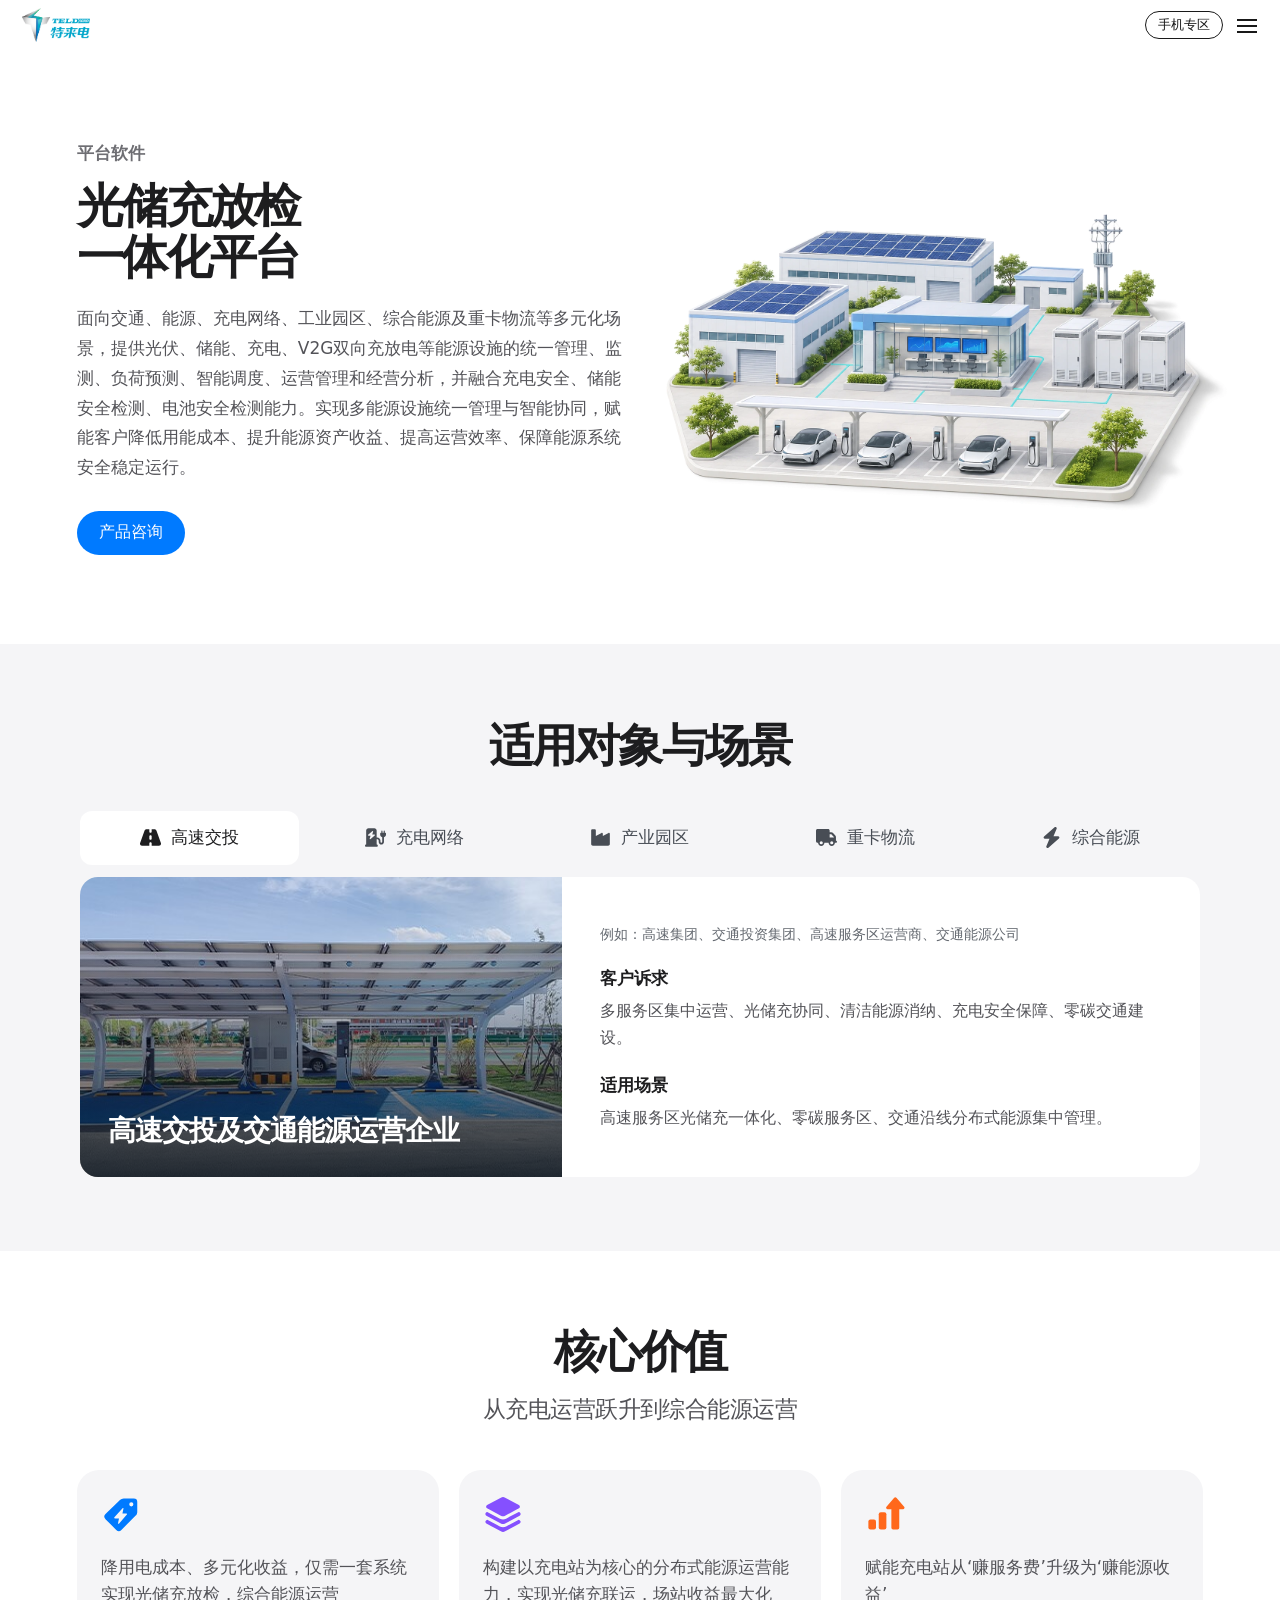
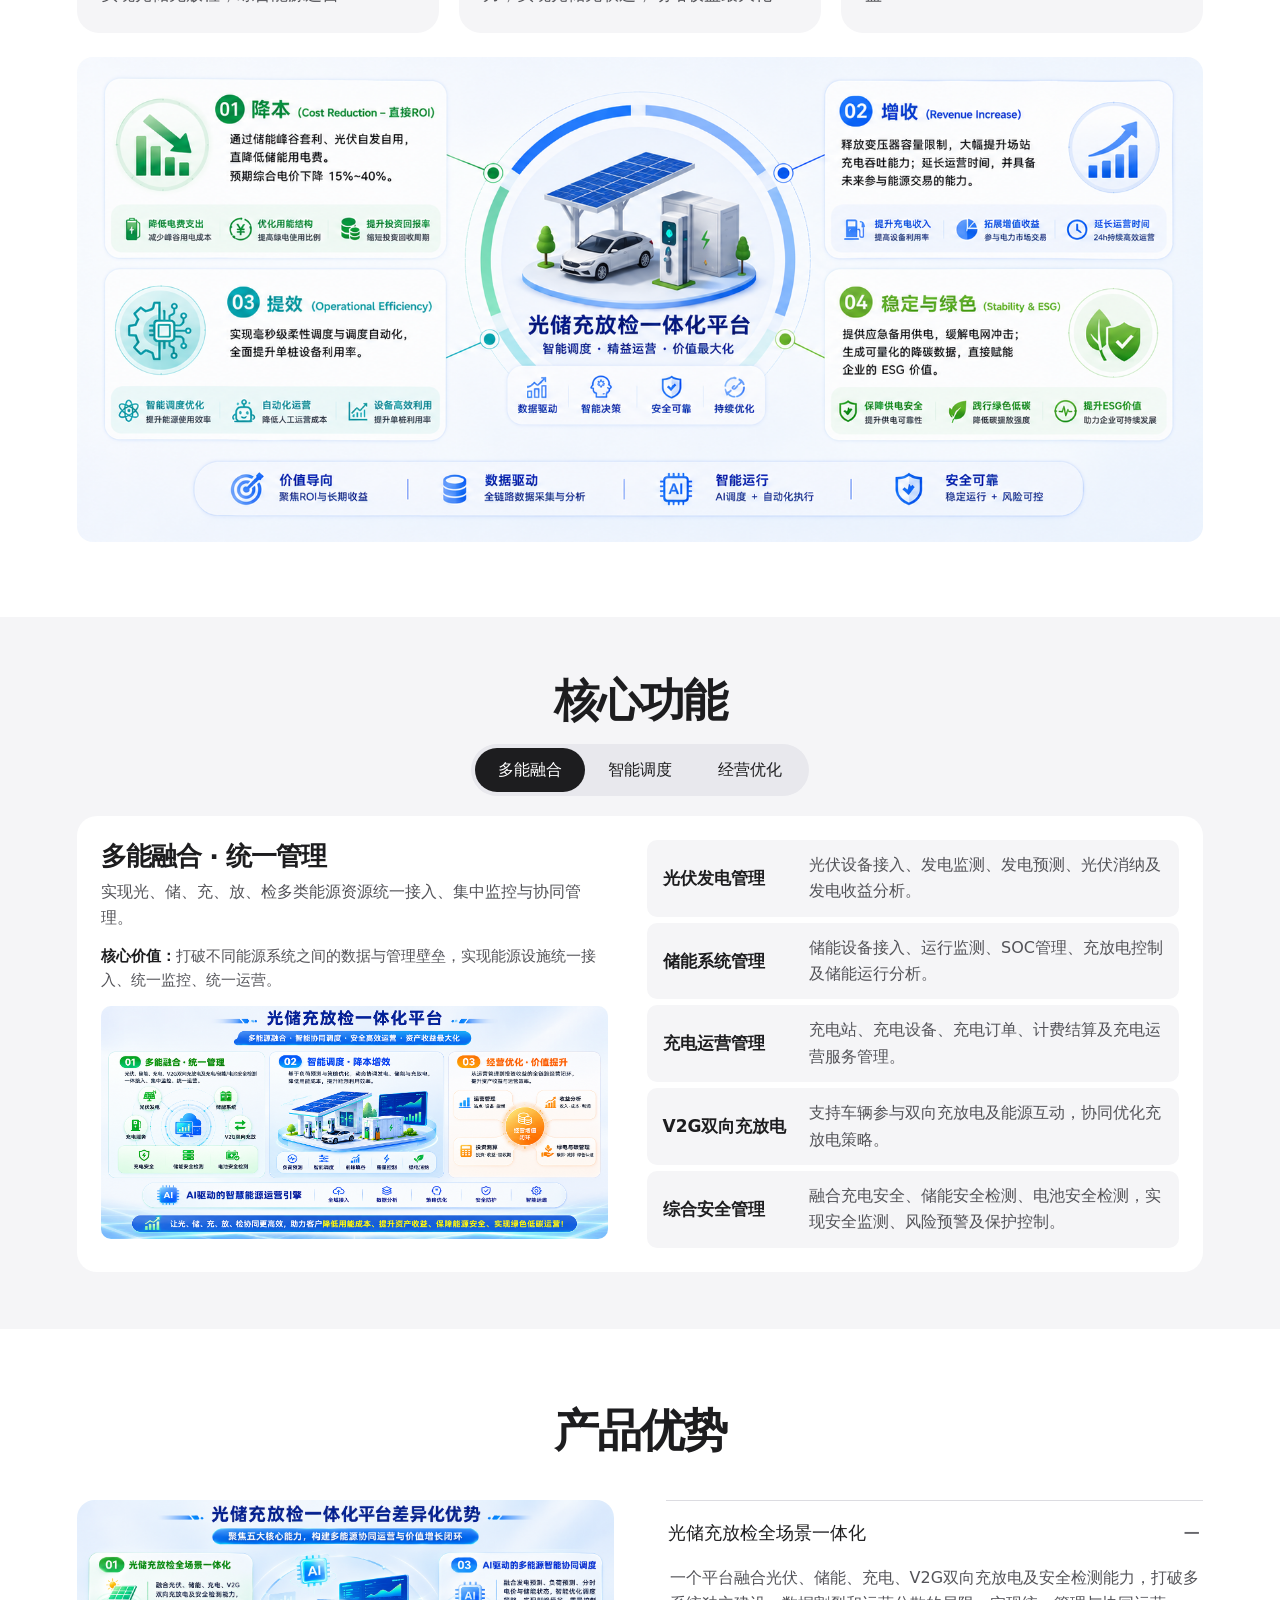
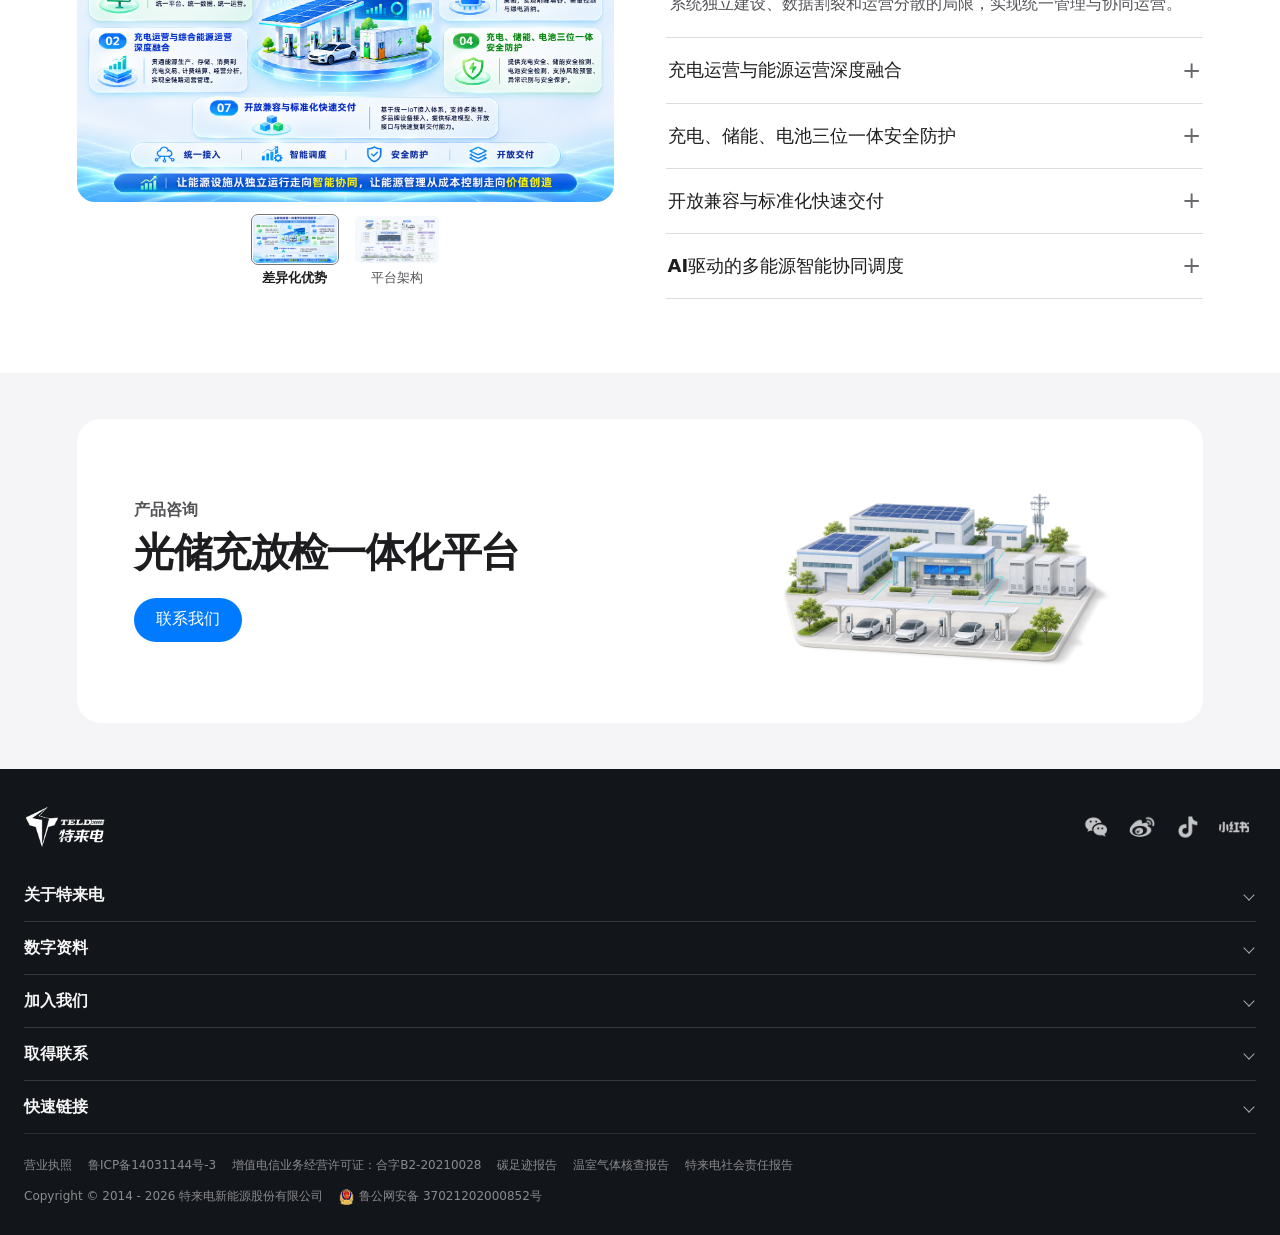
<file: 产品/平台软件/光储充放一体化平台/移动端/index.html>
<!doctype html>
<html lang="zh-CN">
<head>
  <meta charset="utf-8">
  <meta name="viewport" content="width=device-width,initial-scale=1">
  <title>光储充放检一体化平台 | 特来电</title>
  <link rel="stylesheet" href="assets/css/base.css">
  <link rel="stylesheet" href="assets/css/navigation.css">
  <link rel="stylesheet" href="assets/css/footer.css">
  <link rel="stylesheet" href="assets/css/page.css">
  <script defer src="assets/js/catalog.js"></script>
  <script defer src="assets/js/navigation.js"></script>
  <script defer src="assets/js/footer.js"></script>
  <script defer src="assets/js/drawer.js"></script>
  <script defer src="assets/js/page.js"></script>
</head>
<body class="body-class">
<div id="site">
<header id="site-nav" aria-label="网站导航">
  <div class="tn-bar">
    <div class="tn-bar-inner">
      <a class="tn-logo" href="../../../../首页/index.html" aria-label="特来电首页">
        <img class="tn-color-logo" src="assets/teld-logo-transparent.webp" alt="特来电">
      </a>
      <a class="tn-lang" hidden href="https://www.teld.com/" hreflang="en" aria-label="English" lang="en"><svg viewBox="0 0 24 24" aria-hidden="true" focusable="false"><path fill="currentColor" d="M11.99 2C6.47 2 2 6.48 2 12s4.47 10 9.99 10C17.52 22 22 17.52 22 12S17.52 2 11.99 2m6.93 6h-2.95a15.7 15.7 0 0 0-1.38-3.56A8.03 8.03 0 0 1 18.92 8M12 4.04c.83 1.2 1.48 2.53 1.91 3.96h-3.82c.43-1.43 1.08-2.76 1.91-3.96M4.26 14C4.1 13.36 4 12.69 4 12s.1-1.36.26-2h3.38c-.08.66-.14 1.32-.14 2s.06 1.34.14 2zm.82 2h2.95c.32 1.25.78 2.45 1.38 3.56A8 8 0 0 1 5.08 16m2.95-8H5.08a8 8 0 0 1 4.33-3.56A15.7 15.7 0 0 0 8.03 8M12 19.96c-.83-1.2-1.48-2.53-1.91-3.96h3.82c-.43 1.43-1.08 2.76-1.91 3.96M14.34 14H9.66c-.09-.66-.16-1.32-.16-2s.07-1.35.16-2h4.68c.09.65.16 1.32.16 2s-.07 1.34-.16 2m.25 5.56c.6-1.11 1.06-2.31 1.38-3.56h2.95a8.03 8.03 0 0 1-4.33 3.56M16.36 14c.08-.66.14-1.32.14-2s-.06-1.34-.14-2h3.38c.16.64.26 1.31.26 2s-.1 1.36-.26 2z"/></svg>EN</a>
      <h2 class="tn-mobile-heading" hidden>
        <button type="button" class="tn-dismiss" aria-label="返回主导航">
          <svg viewBox="0 0 24 24" fill="none" aria-hidden="true"><path d="m15 4-8 8 8 8" stroke="currentColor" stroke-width="2" stroke-linecap="round" stroke-linejoin="round"/></svg>
          <span></span>
        </button>
      </h2>
      <div class="tn-tools">
        <a class="tn-phone-zone" aria-disabled="true"><span>手机专区</span></a>
        <button class="tn-toggle" type="button" aria-label="打开导航" aria-expanded="false" aria-controls="tn-drawer">
          <span class="tn-burger" aria-hidden="true"><i></i><i></i><i></i></span>
        </button>
      </div>
    </div>
  </div>
  <div id="tn-drawer" class="tn-drawer" hidden inert>
    <div class="tn-menu-root">
      <nav class="tn-menu-scroll" data-nav-items aria-label="移动主导航">
        <div class="tn-account-fold tn-menu-fold" id="tn-account-options" inert>
          <div class="tn-about-links" data-account-items role="group" aria-label="账号操作"></div>
        </div>
      </nav>
      <button type="button" class="tn-login-pill" data-account>登录</button>
    </div>
    <section id="tn-panel" class="tn-panel" hidden inert></section>
  </div>
</header>
<main class="platform-detail">
  <section class="platform-hero" aria-labelledby="platform-title"><div class="platform-wrap hero-grid">
    <div class="platform-intro"><p class="platform-category">平台软件</p><h1 id="platform-title">光储充放检<br>一体化平台</h1>
    <p class="platform-summary">面向交通、能源、充电网络、工业园区、综合能源及重卡物流等多元化场景，提供光伏、储能、充电、V2G双向充放电等能源设施的统一管理、监测、负荷预测、智能调度、运营管理和经营分析，并融合充电安全、储能安全检测、电池安全检测能力。实现多能源设施统一管理与智能协同，赋能客户降低用能成本、提升能源资产收益、提高运营效率、保障能源系统安全稳定运行。</p><div class="hero-links"><button type="button" class="platform-primary" aria-haspopup="dialog" aria-controls="consult-dialog">产品咨询</button></div></div>
    <div class="platform-visual"><img fetchpriority="high" src="assets/product/platform.webp?v=campus-white-studio" width="1536" height="1024" alt="园区调度中心统一监测屋顶光伏、储能设备与电动汽车充电区"></div>
  </div></section>
  <section class="platform-section surface-soft" id="platform-audience"><div class="platform-wrap">
    <h2>适用对象与场景</h2>
    <div class="scene-selector" data-switch>
      <div class="scene-tabs switch-list" role="tablist" aria-label="适用对象">
        <button type="button" role="tab" id="audience-tab-0" aria-controls="audience-0" aria-label="高速交投及交通能源运营企业" aria-selected="true" tabindex="0"><svg viewBox="0 0 576 512" aria-hidden="true" focusable="false"><path fill="currentColor" d="M256 32l-74.8 0c-27.1 0-51.3 17.1-60.3 42.6L3.1 407.2C1.1 413 0 419.2 0 425.4C0 455.5 24.5 480 54.6 480L256 480l0-64c0-17.7 14.3-32 32-32s32 14.3 32 32l0 64 201.4 0c30.2 0 54.6-24.5 54.6-54.6c0-6.2-1.1-12.4-3.1-18.2L455.1 74.6C446 49.1 421.9 32 394.8 32L320 32l0 64c0 17.7-14.3 32-32 32s-32-14.3-32-32l0-64zm64 192l0 64c0 17.7-14.3 32-32 32s-32-14.3-32-32l0-64c0-17.7 14.3-32 32-32s32 14.3 32 32z"/></svg><span>高速交投</span></button>
        <button type="button" role="tab" id="audience-tab-1" aria-controls="audience-1" aria-label="充电网络运营商" aria-selected="false" tabindex="-1"><svg viewBox="0 0 576 512" aria-hidden="true" focusable="false"><path fill="currentColor" d="M96 0C60.7 0 32 28.7 32 64l0 384c-17.7 0-32 14.3-32 32s14.3 32 32 32l288 0c17.7 0 32-14.3 32-32s-14.3-32-32-32l0-144 16 0c22.1 0 40 17.9 40 40l0 32c0 39.8 32.2 72 72 72s72-32.2 72-72l0-123.7c32.5-10.2 56-40.5 56-76.3l0-32c0-8.8-7.2-16-16-16l-16 0 0-48c0-8.8-7.2-16-16-16s-16 7.2-16 16l0 48-32 0 0-48c0-8.8-7.2-16-16-16s-16 7.2-16 16l0 48-16 0c-8.8 0-16 7.2-16 16l0 32c0 35.8 23.5 66.1 56 76.3L472 376c0 13.3-10.7 24-24 24s-24-10.7-24-24l0-32c0-48.6-39.4-88-88-88l-16 0 0-192c0-35.3-28.7-64-64-64L96 0zM216.9 82.7c6 4 8.5 11.5 6.3 18.3l-25 74.9 57.8 0c6.7 0 12.7 4.2 15 10.4s.5 13.3-4.6 17.7l-112 96c-5.5 4.7-13.4 5.1-19.3 1.1s-8.5-11.5-6.3-18.3l25-74.9L96 208c-6.7 0-12.7-4.2-15-10.4s-.5-13.3 4.6-17.7l112-96c5.5-4.7 13.4-5.1 19.3-1.1z"/></svg><span>充电网络</span></button>
        <button type="button" role="tab" id="audience-tab-2" aria-controls="audience-2" aria-label="工业企业及产业园区运营方" aria-selected="false" tabindex="-1"><svg viewBox="0 0 576 512" aria-hidden="true" focusable="false"><path fill="currentColor" d="M64 32C46.3 32 32 46.3 32 64l0 240 0 48 0 80c0 26.5 21.5 48 48 48l416 0c26.5 0 48-21.5 48-48l0-128 0-151.8c0-18.2-19.4-29.7-35.4-21.1L352 215.4l0-63.2c0-18.2-19.4-29.7-35.4-21.1L160 215.4 160 64c0-17.7-14.3-32-32-32L64 32z"/></svg><span>产业园区</span></button>
        <button type="button" role="tab" id="audience-tab-3" aria-controls="audience-3" aria-label="重卡物流及大型车队运营企业" aria-selected="false" tabindex="-1"><svg viewBox="0 0 640 512" aria-hidden="true" focusable="false"><path fill="currentColor" d="M48 0C21.5 0 0 21.5 0 48L0 368c0 26.5 21.5 48 48 48l16 0c0 53 43 96 96 96s96-43 96-96l128 0c0 53 43 96 96 96s96-43 96-96l32 0c17.7 0 32-14.3 32-32s-14.3-32-32-32l0-64 0-32 0-18.7c0-17-6.7-33.3-18.7-45.3L512 114.7c-12-12-28.3-18.7-45.3-18.7L416 96l0-48c0-26.5-21.5-48-48-48L48 0zM416 160l50.7 0L544 237.3l0 18.7-128 0 0-96zM112 416a48 48 0 1 1 96 0 48 48 0 1 1 -96 0zm368-48a48 48 0 1 1 0 96 48 48 0 1 1 0-96z"/></svg><span>重卡物流</span></button>
        <button type="button" role="tab" id="audience-tab-4" aria-controls="audience-4" aria-label="综合能源投资及运营服务商" aria-selected="false" tabindex="-1"><svg viewBox="0 0 448 512" aria-hidden="true" focusable="false"><path fill="currentColor" d="M349.4 44.6c5.9-13.7 1.5-29.7-10.6-38.5s-28.6-8-39.9 1.8l-256 224c-10 8.8-13.6 22.9-8.9 35.3S50.7 288 64 288l111.5 0L98.6 467.4c-5.9 13.7-1.5 29.7 10.6 38.5s28.6 8 39.9-1.8l256-224c10-8.8 13.6-22.9 8.9-35.3s-16.6-20.7-30-20.7l-111.5 0L349.4 44.6z"/></svg><span>综合能源</span></button>
      </div>
      <div class="scene-stage">
        <article class="scene-panel" role="tabpanel" id="audience-0" aria-labelledby="audience-tab-0" tabindex="0">
          <div class="scene-picture"><img src="assets/product/scenes/scene-10.jpg" alt="" loading="lazy"><h3>高速交投及交通能源运营企业</h3></div>
          <div class="scene-details"><p class="examples">例如：高速集团、交通投资集团、高速服务区运营商、交通能源公司</p><dl class="audience-fields">
                <div><dt>客户诉求</dt><dd>多服务区集中运营、光储充协同、清洁能源消纳、充电安全保障、零碳交通建设。</dd></div>
                <div><dt>适用场景</dt><dd>高速服务区光储充一体化、零碳服务区、交通沿线分布式能源集中管理。</dd></div>
              </dl></div>
        </article>
        <article class="scene-panel" role="tabpanel" id="audience-1" aria-labelledby="audience-tab-1" tabindex="0" inert>
          <div class="scene-picture"><img src="assets/product/scenes/scene-6.jpg" alt="" loading="lazy"><h3>充电网络运营商</h3></div>
          <div class="scene-details"><dl class="audience-fields">
                <div><dt>客户诉求</dt><dd>充电运营与能源运营一体化、降低场站用电成本、提高充电设备利用率、保障充电及电池安全。</dd></div>
                <div><dt>适用场景</dt><dd>公共快充站、公共充电站光储充改造、V2G示范站、充电网络能源调度。</dd></div>
              </dl></div>
        </article>
        <article class="scene-panel" role="tabpanel" id="audience-2" aria-labelledby="audience-tab-2" tabindex="0" inert>
          <div class="scene-picture"><img src="assets/product/scenes/scene-9.jpg" alt="" loading="lazy"><h3>工业企业及产业园区运营方</h3></div>
          <div class="scene-details"><p class="examples">例如：大型制造企业、工业园区、产业园运营商、高耗能企业</p><dl class="audience-fields">
                <div><dt>客户诉求</dt><dd>降低综合用能成本、控制最大需量、提升光伏消纳、优化储能运行、加强用能与储能安全。</dd></div>
                <div><dt>适用场景</dt><dd>工商业光储一体化、园区源荷储协同、企业充电设施运营。</dd></div>
              </dl></div>
        </article>
        <article class="scene-panel" role="tabpanel" id="audience-3" aria-labelledby="audience-tab-3" tabindex="0" inert>
          <div class="scene-picture"><img src="assets/product/scenes/scene-7.jpg" alt="" loading="lazy"><h3>重卡物流及大型车队运营企业</h3></div>
          <div class="scene-details"><p class="examples">例如：重卡物流园、港口码头、钢铁企业、矿山、大型运输车队</p><dl class="audience-fields">
                <div><dt>客户诉求</dt><dd>解决大功率充电带来的容量压力、降低补能成本、保障生产和运输、加强充电及动力电池安全管理。</dd></div>
                <div><dt>适用场景</dt><dd>重卡光储充一体化、集中有序充电、车队能源调度。</dd></div>
              </dl></div>
        </article>
        <article class="scene-panel" role="tabpanel" id="audience-4" aria-labelledby="audience-tab-4" tabindex="0" inert>
          <div class="scene-picture"><img src="assets/product/scenes/scene-4.jpg" alt="" loading="lazy"><h3>综合能源投资及运营服务商</h3></div>
          <div class="scene-details"><p class="examples">例如：综合能源集团、能源投资公司、工商业储能运营商、能源服务公司</p><dl class="audience-fields">
                <div><dt>客户诉求</dt><dd>多项目多资产统一管理、降低项目交付与运维成本、优化能源调度、提高投资收益、加强储能安全风险管理。</dd></div>
                <div><dt>适用场景</dt><dd>分布式光储项目集中运营、工商业储能运营、能源资产运营、电网需求响应。</dd></div>
              </dl></div>
        </article>
      </div>
    </div>
  </div></section>
  <section class="platform-section" id="platform-value"><div class="platform-wrap"><h2>核心价值</h2><p class="section-lead">从充电运营跃升到综合能源运营</p><div class="value-grid"><article><svg class="value-icon value-icon-tariff" viewBox="0 0 32 32" aria-hidden="true" focusable="false"><path fill-rule="evenodd" d="M18.1 3.5h8.2A2.7 2.7 0 0 1 29 6.2v8.1c0 1.1-.44 2.16-1.22 2.94L16.3 28.72a2.9 2.9 0 0 1-4.1 0L3.6 20.1a2.9 2.9 0 0 1 0-4.1L15.16 4.72A4.16 4.16 0 0 1 18.1 3.5Zm6.15 3.1a1.65 1.65 0 1 0 0 3.3 1.65 1.65 0 0 0 0-3.3Zm-7 4.7-6.53 7.3a.55.55 0 0 0 .41.92h3.28l-.81 3.8a.43.43 0 0 0 .74.38l6.36-7.28a.55.55 0 0 0-.42-.91h-3.13l.84-3.84a.43.43 0 0 0-.74-.37Z"/></svg><p>降用电成本、多元化收益，仅需一套系统实现光储充放检，综合能源运营</p></article><article><svg class="value-icon value-icon-station" viewBox="0 0 32 32" aria-hidden="true" focusable="false"><path d="M14.3 2.9a3.6 3.6 0 0 1 3.4 0l11 5.9a1.5 1.5 0 0 1 0 2.64l-11 5.9a3.6 3.6 0 0 1-3.4 0l-11-5.9a1.5 1.5 0 0 1 0-2.64z"/><path d="m3.4 14.3 10.1 5.4a5.35 5.35 0 0 0 5 0l10.1-5.4.7.38a1.55 1.55 0 0 1 0 2.72l-11.6 6.2a3.6 3.6 0 0 1-3.4 0L2.7 17.4a1.55 1.55 0 0 1 0-2.72z"/><path d="m3.4 20.55 10.1 5.4a5.35 5.35 0 0 0 5 0l10.1-5.4.7.38a1.55 1.55 0 0 1 0 2.72l-11.6 6.2a3.6 3.6 0 0 1-3.4 0L2.7 23.65a1.55 1.55 0 0 1 0-2.72z"/></svg><p>构建以充电站为核心的分布式能源运营能力，实现光储充联运，场站收益最大化</p></article><article><svg class="value-icon value-icon-returns" viewBox="0 0 32 32" aria-hidden="true" focusable="false"><rect x="2.7" y="20.3" width="6.1" height="8.1" rx="1.65"/><rect x="11" y="14.6" width="6.1" height="13.8" rx="1.65"/><path d="M21.1 27V12.1h-3a1.2 1.2 0 0 1-.91-1.99l6-6.96a1.4 1.4 0 0 1 2.12 0l6 6.96a1.2 1.2 0 0 1-.91 1.99h-3V27a1.4 1.4 0 0 1-1.4 1.4h-3.5a1.4 1.4 0 0 1-1.4-1.4Z"/></svg><p>赋能充电站从‘赚服务费’升级为‘赚能源收益’</p></article></div><figure class="value-preview"><button type="button" data-image-preview="平台价值总览" aria-label="放大价值全景图" aria-haspopup="dialog"><img src="assets/product/value-overview.png" width="1672" height="941" loading="lazy" alt="光储充放检一体化平台价值全景图，展示成本、收益、效能与绿色效益"></button></figure></div></section>
  <section class="platform-section surface-soft" id="platform-capabilities"><div class="platform-wrap"><div class="ability-switch" data-switch><div class="ability-heading"><h2>核心功能</h2><div class="switch-list" role="tablist" aria-label="核心功能"><button id="ability-tab-0" type="button" role="tab" aria-selected="true" aria-controls="ability-0" tabindex="0">多能融合</button><button id="ability-tab-1" type="button" role="tab" aria-selected="false" aria-controls="ability-1" tabindex="-1">智能调度</button><button id="ability-tab-2" type="button" role="tab" aria-selected="false" aria-controls="ability-2" tabindex="-1">经营优化</button></div></div><div class="ability-panels"><article role="tabpanel" class="ability-panel" id="ability-0" aria-labelledby="ability-tab-0" tabindex="0">
          <header class="ability-intro">
            <h3>多能融合 · 统一管理</h3>
            <p>实现光、储、充、放、检多类能源资源统一接入、集中监控与协同管理。</p>
          </header>
          <dl class="ability-list">
            <div><dt>光伏发电管理</dt><dd>光伏设备接入、发电监测、发电预测、光伏消纳及发电收益分析。</dd></div>
            <div><dt>储能系统管理</dt><dd>储能设备接入、运行监测、SOC管理、充放电控制及储能运行分析。</dd></div>
            <div><dt>充电运营管理</dt><dd>充电站、充电设备、充电订单、计费结算及充电运营服务管理。</dd></div>
            <div><dt>V2G双向充放电</dt><dd>支持车辆参与双向充放电及能源互动，协同优化充放电策略。</dd></div>
            <div><dt>综合安全管理</dt><dd>融合充电安全、储能安全检测、电池安全检测，实现安全监测、风险预警及保护控制。</dd></div>
          </dl>
          <p class="ability-outcome"><strong>核心价值：</strong>打破不同能源系统之间的数据与管理壁垒，实现能源设施统一接入、统一监控、统一运营。</p>
          <figure class="ability-overview"><button type="button" data-image-preview="核心功能总览" aria-haspopup="dialog" aria-label="查看核心功能总览大图"><img src="assets/product/capabilities.png" width="1851" height="849" loading="lazy" alt="光储充放检一体化平台核心功能总览，从多能融合、智能调度到经营优化，底层由智慧能源运营引擎支撑"></button></figure>
        </article><article role="tabpanel" class="ability-panel" id="ability-1" aria-labelledby="ability-tab-1" tabindex="0" hidden>
          <header class="ability-intro">
            <h3>智能调度 · 降本增效</h3>
            <p>基于能源预测与智能优化算法，实现光伏、储能、充电及用电负荷的协同调度，优化能源使用效率与综合用能成本。</p>
          </header>
          <dl class="ability-list">
            <div><dt>能源预测</dt><dd>融合历史运行数据、气象、电价等信息，实现光伏发电预测和用电负荷预测。</dd></div>
            <div><dt>智能协同调度</dt><dd>结合光伏出力、储能SOC、充电需求及电网容量，优化多能源设备的运行策略。</dd></div>
            <div><dt>削峰填谷</dt><dd>利用储能充放电与柔性负荷调节，实现峰谷电价优化和用电成本降低。</dd></div>
            <div><dt>需量控制</dt><dd>实时监测最大需量及配电容量，动态调节储能和充电负荷，降低超需量风险。</dd></div>
            <div><dt>绿电消纳</dt><dd>优先利用光伏等清洁能源，提升自发自用比例，减少电网购电。</dd></div>
          </dl>
          <p class="ability-outcome"><strong>核心价值：</strong>实现从传统设备独立控制向多能源智能协同调度升级，降低综合用能成本，提升能源利用效率。</p>
          <figure class="ability-overview"><button type="button" data-image-preview="核心功能总览" aria-haspopup="dialog" aria-label="查看核心功能总览大图"><img src="assets/product/capabilities.png" width="1851" height="849" loading="lazy" alt="光储充放检一体化平台核心功能总览，从多能融合、智能调度到经营优化，底层由智慧能源运营引擎支撑"></button></figure>
        </article><article role="tabpanel" class="ability-panel" id="ability-2" aria-labelledby="ability-tab-2" tabindex="0" hidden>
          <header class="ability-intro">
            <h3>经营优化 · 价值提升</h3>
            <p>贯通能源运营、资产经营与投资决策，实现能源项目从运行管理到经营增值的全链路闭环。</p>
          </header>
          <dl class="ability-list">
            <div><dt>统一运营管理</dt><dd>对项目、站点、设备、能耗及运行状态进行集中管理，实现多项目、多站点规模化运营。</dd></div>
            <div><dt>经营收益分析</dt><dd>统一分析光伏发电收益、储能运营收益、充电业务收入、能源成本及经营利润。</dd></div>
            <div><dt>投资收益测算</dt><dd>支持能源项目投资成本、经营收益、投资回收期及ROI分析，为新项目投资和存量项目优化提供决策支持。</dd></div>
            <div><dt>绿电与碳管理</dt><dd>开展清洁能源利用、碳排放及减排效益统计，支撑绿色低碳运营和ESG管理。</dd></div>
          </dl>
          <p class="ability-outcome"><strong>核心价值：</strong>让能源设施从“能运行”走向“会经营”，持续提升能源资产利用效率、经营收益和投资回报。</p>
          <figure class="ability-overview"><button type="button" data-image-preview="核心功能总览" aria-haspopup="dialog" aria-label="查看核心功能总览大图"><img src="assets/product/capabilities.png" width="1851" height="849" loading="lazy" alt="光储充放检一体化平台核心功能总览，从多能融合、智能调度到经营优化，底层由智慧能源运营引擎支撑"></button></figure>
        </article></div></div></div></section>
  <section class="platform-section" id="platform-strengths"><div class="platform-wrap"><h2>产品优势</h2><div class="strength-grid"><div class="architecture">
    <div class="architecture-track" id="strength-gallery">
    <figure id="strength-visual-0">
      <button type="button" data-image-preview="差异化优势" aria-haspopup="dialog" aria-label="查看差异化优势大图"><img src="assets/product/advantages.png" width="1672" height="941" loading="lazy" alt="光储充放检一体化平台差异化优势"></button>
    </figure>
    <figure id="strength-visual-1" inert>
      <button type="button" data-image-preview="平台架构" aria-haspopup="dialog" aria-label="查看平台架构大图"><img src="assets/product/architecture.webp" width="1672" height="941" loading="lazy" alt="光储充放检一体化平台架构图"></button>
    </figure>
    </div>
    <div class="architecture-thumbs" role="group" aria-label="选择配图">
      <button type="button" aria-pressed="true" aria-controls="strength-visual-0">
        <img src="assets/product/advantages.png" loading="lazy" width="1672" height="941" alt=""><span>差异化优势</span>
      </button>
      <button type="button" aria-pressed="false" aria-controls="strength-visual-1">
        <img src="assets/product/architecture.webp" loading="lazy" width="1672" height="941" alt=""><span>平台架构</span>
      </button>
    </div>
  </div><div class="strength-list"><details name="platform-strengths" open><summary>光储充放检全场景一体化</summary><div class="strength-body"><p>一个平台融合光伏、储能、充电、V2G双向充放电及安全检测能力，打破多系统独立建设、数据割裂和运营分散的局限，实现统一管理与协同运营。</p></div></details><details name="platform-strengths"><summary>充电运营与能源运营深度融合</summary><div class="strength-body"><p>依托特来电成熟的充电网络运营能力，将充电运营与光伏、储能、负荷管理深度融合，实现从能源生产、存储、消费到计费结算、经营分析的全链路管理。</p></div></details><details name="platform-strengths"><summary>充电、储能、电池三位一体安全防护</summary><div class="strength-body"><p>融合充电安全、储能安全检测、电池安全检测能力，实现多场景安全监测、异常识别、风险预警及安全保护，提升能源设施运行安全性。</p></div></details><details name="platform-strengths"><summary>开放兼容与标准化快速交付</summary><div class="strength-body"><p>基于统一IoT设备接入体系，支持多类型、多品牌能源设备接入，提供标准化设备模型、业务配置及开放接口，提升不同场景下的项目复制与交付效率。</p></div></details><details name="platform-strengths"><summary>AI驱动的多能源智能协同调度</summary><div class="strength-body"><p>融合光伏发电预测、负荷预测、分时电价及储能运行状态，智能优化光储充放协同策略，实现削峰填谷、需量控制、绿电消纳及能源成本优化。</p></div></details></div></div></div></section>
  <section class="platform-section platform-consult" id="platform-consult" aria-labelledby="consult-heading">
    <div class="platform-wrap consult-card">
      <div class="consult-copy">
        <h2 id="consult-heading">产品咨询</h2>
        <p class="consult-product"><span>光储充放检</span><span>一体化平台</span></p>
        <button type="button" class="platform-primary" aria-haspopup="dialog" aria-controls="consult-dialog">联系我们</button>
      </div>
      <img class="consult-visual" src="assets/product/platform.webp?v=campus-white-studio" width="1536" height="1024" loading="lazy" alt="">
    </div>
  </section>
<dialog id="consult-dialog" class="consult-dialog" aria-labelledby="consult-dialog-title">
  <div class="consult-dialog-body">
    <form method="dialog"><button type="submit" class="consult-close" aria-label="关闭产品咨询" autofocus><svg viewBox="0 0 24 24" width="20" height="20" aria-hidden="true"><path d="m6 6 12 12M18 6 6 18" fill="none" stroke="currentColor" stroke-width="2.4" stroke-linecap="round"/></svg></button></form>
    <p class="consult-context">光储充放检一体化平台</p>
    <h2 id="consult-dialog-title">产品咨询</h2>
    <div class="consult-contact"><a class="platform-primary" href="https://www.teld.cn/www/contactus">联系特来电</a></div>
  </div>
</dialog>
<dialog class="image-viewer" aria-labelledby="viewer-title">
  <header class="viewer-bar">
    <strong id="viewer-title"></strong>
    <button type="button" class="viewer-close" aria-label="关闭大图" autofocus>
      <svg viewBox="0 0 24 24" width="22" height="22" aria-hidden="true" focusable="false"><path d="M5 5l14 14M19 5L5 19" fill="none" stroke="currentColor" stroke-width="2" stroke-linecap="round"/></svg>
    </button>
  </header>
  <div class="viewer-stage"><img alt=""></div>
</dialog>
</main><footer id="site-footer" aria-label="网站页尾">
  <div class="foot-inner">
    <div class="foot-main">
      <div class="foot-brand">
        <img class="foot-logo" src="assets/footer/teld-white.png" width="500" height="257" alt="特来电">
        <div class="foot-social" role="group" aria-label="社交平台">
          <div class="foot-wechat"><button type="button" aria-label="微信" aria-expanded="false" aria-controls="foot-qr"><img src="assets/footer/wx.png" width="44" height="44" alt=""></button><a href="https://mp.weixin.qq.com/mp/homepage?__biz=MzA3ODMyMDA3NA==&amp;hid=7&amp;sn=8047c7492e58208d27caa483e89d8bbd" target="_blank" rel="noopener" class="foot-wechat-link" aria-label="微信"><img src="assets/footer/wx.png" width="44" height="44" alt=""></a><div id="foot-qr" hidden><img loading="lazy" width="112" height="112" src="assets/media/teld-official-index-qr-wechat.png" alt="特来电微信公众号二维码"></div></div>
          <a href="https://weibo.com/u/7389485089" target="_blank" rel="noopener" aria-label="微博" title="微博"><img src="assets/footer/wb.png" width="44" height="44" alt=""></a>
          <a href="https://v.douyin.com/Dwgt5Pa/" target="_blank" rel="noopener" aria-label="抖音" title="抖音"><img src="assets/footer/dy.png" width="44" height="44" alt=""></a>
          <a href="https://www.xiaohongshu.com/user/profile/63ddc0f50000000026006560" target="_blank" rel="noopener" aria-label="小红书" title="小红书"><img src="assets/footer/xhs.png" width="44" height="44" alt=""></a>
        </div>
      </div>
      <nav class="foot-groups" aria-label="页尾导航">
        <section class="foot-group">
          <h2><button type="button" aria-controls="foot-group-0" aria-expanded="false">关于特来电</button></h2>
          <div class="foot-fold" inert>
            <ul id="foot-group-0">
              <li><a href="https://www.teld.cn/www/about" target="_blank" rel="noopener" >企业简介</a></li>
              <li><a href="https://www.teld.cn/www/ecological" target="_blank" rel="noopener" >生态党建</a></li>
              <li><a href="https://www.teld.cn/www/enCulture" target="_blank" rel="noopener">企业文化</a></li>
              <li><a href="https://www.teld.cn/www/dynamicNew" target="_blank" rel="noopener" >企业资讯</a></li>
            </ul>
          </div>
        </section>
        <section class="foot-group">
          <h2><button type="button" aria-controls="foot-group-1" aria-expanded="false">数字资料</button></h2>
          <div class="foot-fold" inert>
            <ul id="foot-group-1">
              <li><button type="button" data-foot-video>形象视频首帧</button></li>
              <li><a href="https://www.teld.cn/www/chargeNetwork" target="_blank" rel="noopener" >充电网络</a></li>
              <li><a href="https://book.yunzhan365.com/bookcase/spbu/index.html" target="_blank" rel="noopener" >产品手册</a></li>
            </ul>
          </div>
        </section>
        <section class="foot-group">
          <h2><button type="button" aria-controls="foot-group-2" aria-expanded="false">加入我们</button></h2>
          <div class="foot-fold" inert>
            <ul id="foot-group-2">
              <li><a href="https://hr.teld.cn/recruit#/index" target="_blank" rel="noopener" >人才计划</a></li>
              <li><a href="https://hr.teld.cn/recruit#/portal_job_list?job_class=_HB5_Y2FtcHVz" target="_blank" rel="noopener" >校园招聘</a></li>
              <li><a href="https://hr.teld.cn/recruit#/portal_job_list?job_class=_HB5_c29j!WFs" target="_blank" rel="noopener" >社会招聘</a></li>
            </ul>
          </div>
        </section>
        <section class="foot-group">
          <h2><button type="button" aria-controls="foot-group-3" aria-expanded="false">取得联系</button></h2>
          <div class="foot-fold" inert>
            <ul id="foot-group-3">
              <li><a href="https://www.teld.cn/www/contactus" target="_blank" rel="noopener" >联系我们</a></li>
            </ul>
          </div>
        </section>
        <section class="foot-group">
          <h2><button type="button" aria-controls="foot-group-4" aria-expanded="false">快速链接</button></h2>
          <div class="foot-fold" inert>
            <ul id="foot-group-4">
              <li><a href="https://cv.teld.cn/module/Pictivity.html#/ActivityPage3?hiCode=yszcteld" target="_blank" rel="noopener" >隐私政策</a></li>
              <li><a href="https://cv.teld.cn/module/Pictivity.html#/ActivityPage3?hiCode=TeldSupervison" target="_blank" rel="noopener" >监察举报</a></li>
            </ul>
          </div>
        </section>
      </nav>
    </div>
    <div class="foot-meta">
      <div class="foot-docs">
        <a href="https://resource.teld.cn/telddoc/107/02b5aec5c0d445a791cc689589db7da0.html" target="_blank" rel="noopener" >营业执照</a>
        <a href="https://beian.miit.gov.cn/" target="_blank" rel="noopener" >鲁ICP备14031144号-3</a>
        <a href="https://dxzhgl.miit.gov.cn/#/home" target="_blank" rel="noopener" >增值电信业务经营许可证：合字B2-20210028</a>
        <a href="https://resource.teld.cn/telddoc/107/碳足迹报告.zip" target="_blank" rel="noopener" >碳足迹报告</a>
        <a href="https://resource.teld.cn/telddoc/107/青岛特来电新能源温室气体核查声明.pdf" target="_blank" rel="noopener" >温室气体核查报告</a>
        <a href="https://resource.teld.cn/telddoc/107/特来电社会责任报告（ESG报告）2021.pdf" target="_blank" rel="noopener" >特来电社会责任报告</a>
      </div>
      <div class="foot-registration">
        <span>Copyright © 2014 - <span data-foot-year>2026</span> 特来电新能源股份有限公司</span>
        <a href="https://www.beian.gov.cn/portal/registerSystemInfo?recordcode=37021202000852" target="_blank" rel="noopener" class="foot-police"><img src="assets/media/police.png" alt="" width="15" height="16"> 鲁公网安备 37021202000852号</a>
      </div>
    </div>
  </div>
  <dialog class="foot-film" aria-label="形象视频首帧">
    <button type="button" aria-label="关闭形象视频" autofocus>×</button>
    <img  class="preview-still" src="../../../../media/teld-official-index-intr-4k.jpg" alt="视频首帧">
  </dialog>
</footer>
</div>
<svg width="0" height="0" style="position:absolute" aria-hidden="true" xmlns="http://www.w3.org/2000/svg">
  <!-- Font Awesome Free 6 Solid by Fonticons, Inc. https://fontawesome.com/ — CC BY 4.0. See solution-icons-LICENSE.txt. -->
  <symbol id="city" viewBox="-61.123 -110.642 754.85 754.85"><path fill="currentColor" d="M480 48c0-26.5-21.5-48-48-48h-96c-26.5 0-48 21.5-48 48v48h-64V24c0-13.3-10.7-24-24-24s-24 10.7-24 24v72h-64V24c0-13.3-10.7-24-24-24S64 10.7 64 24v72H48c-26.5 0-48 21.5-48 48v320c0 26.5 21.5 48 48 48h544c26.5 0 48-21.5 48-48V240c0-26.5-21.5-48-48-48H480zm96 320v32c0 8.8-7.2 16-16 16h-32c-8.8 0-16-7.2-16-16v-32c0-8.8 7.2-16 16-16h32c8.8 0 16 7.2 16 16m-336 48h-32c-8.8 0-16-7.2-16-16v-32c0-8.8 7.2-16 16-16h32c8.8 0 16 7.2 16 16v32c0 8.8-7.2 16-16 16m-112-16c0 8.8-7.2 16-16 16H80c-8.8 0-16-7.2-16-16v-32c0-8.8 7.2-16 16-16h32c8.8 0 16 7.2 16 16zm432-144c8.8 0 16 7.2 16 16v32c0 8.8-7.2 16-16 16h-32c-8.8 0-16-7.2-16-16v-32c0-8.8 7.2-16 16-16zm-304-80v32c0 8.8-7.2 16-16 16h-32c-8.8 0-16-7.2-16-16v-32c0-8.8 7.2-16 16-16h32c8.8 0 16 7.2 16 16m-144-16c8.8 0 16 7.2 16 16v32c0 8.8-7.2 16-16 16H80c-8.8 0-16-7.2-16-16v-32c0-8.8 7.2-16 16-16zm144 144c0 8.8-7.2 16-16 16h-32c-8.8 0-16-7.2-16-16v-32c0-8.8 7.2-16 16-16h32c8.8 0 16 7.2 16 16zm-144 16H80c-8.8 0-16-7.2-16-16v-32c0-8.8 7.2-16 16-16h32c8.8 0 16 7.2 16 16v32c0 8.8-7.2 16-16 16m304-48v32c0 8.8-7.2 16-16 16h-32c-8.8 0-16-7.2-16-16v-32c0-8.8 7.2-16 16-16h32c8.8 0 16 7.2 16 16M400 64c8.8 0 16 7.2 16 16v32c0 8.8-7.2 16-16 16h-32c-8.8 0-16-7.2-16-16V80c0-8.8 7.2-16 16-16zm16 112v32c0 8.8-7.2 16-16 16h-32c-8.8 0-16-7.2-16-16v-32c0-8.8 7.2-16 16-16h32c8.8 0 16 7.2 16 16"/></symbol>
  <symbol id="truck-moving" viewBox="-59.461 -116.12 738.33 738.33"><path fill="currentColor" d="M64 32C28.7 32 0 60.7 0 96v304c0 44.2 35.8 80 80 80c26.2 0 49.4-12.6 64-32c14.6 19.4 37.8 32 64 32c44.2 0 80-35.8 80-80c0-5.5-.6-10.8-1.6-16h163.2c-1 5.2-1.6 10.5-1.6 16c0 44.2 35.8 80 80 80s80-35.8 80-80c0-5.5-.6-10.8-1.6-16h1.6c17.7 0 32-14.3 32-32v-90.3c0-9.2-3.2-18.2-9-25.3l-58.8-71.8c-10.6-13-26.5-20.5-43.3-20.5L480 144V96c0-35.3-28.7-64-64-64zm521 224H480v-64h48.8c2.4 0 4.7 1.1 6.2 2.9zm-57 112a32 32 0 1 1 0 64a32 32 0 1 1 0-64m-352 32a32 32 0 1 1 64 0a32 32 0 1 1-64 0m-96-32a32 32 0 1 1 0 64a32 32 0 1 1 0-64"/></symbol>
  <symbol id="house-chimney" viewBox="-48.712 -80.544 679.304 679.304"><path fill="currentColor" d="M543.8 287.6c17 0 32-14 32-32.1c1-9-3-17-11-24L512 185V64c0-17.7-14.3-32-32-32h-32c-17.7 0-32 14.3-32 32v36.7L309.5 7c-6-5-14-7-21-7s-15 1-22 8L10 231.5c-7 7-10 15-10 24c0 18 14 32.1 32 32.1h32v69.7c-.1.9-.1 1.8-.1 2.8v112c0 22.1 17.9 40 40 40h16c1.2 0 2.4-.1 3.6-.2c1.5.1 3 .2 4.5.2h55.9c22.1 0 40-17.9 40-40v-88c0-17.7 14.3-32 32-32h64c17.7 0 32 14.3 32 32v88c0 22.1 17.9 40 40 40h56.5c1.4 0 2.8 0 4.2-.1c1.1.1 2.2.1 3.3.1h16c22.1 0 40-17.9 40-40v-16.2c.3-2.6.5-5.3.5-8.1l-.7-160.2h32z"/></symbol>
  <!-- Microgrid panel artwork supplied by the designer. -->
  <symbol id="solar-panel" viewBox="-27.501 -33.235 1078.773 1078.773"><path fill="currentColor" d="M196.388571 683.154286h631.296c35.547429 0 55.881143-27.940571 50.834286-71.972572-3.437714-29.988571-6.802286-59.977143-11.849143-87.990857l-25.453714-166.034286c-8.411429-55.515429-16.896-111.030857-25.380571-166.034285-6.729143-39.936-23.698286-58.002286-57.490286-58.002286H264.045714c-32.182857 0-50.761143 20.041143-55.808 58.002286l-4.096 26.404571c-8.777143 56.758857-17.334857 112.493714-24.722285 169.691429-11.849143 73.947429-23.698286 147.968-33.792 223.963428-6.802286 44.032 13.531429 72.045714 50.761142 72.045715z m740.205715-137.216l11.264 63.268571c5.12 31.963429 5.12 62.025143-3.364572 92.013714-16.896 58.002286-52.443429 87.990857-106.642285 87.990858H563.638857l22.016 72.045714h155.794286c18.578286 0 33.792 19.968 33.792 41.984 0 21.942857-15.213714 41.984-33.865143 41.984H282.697143c-11.849143 1.974857-23.698286-8.045714-30.500572-19.968a45.933714 45.933714 0 0 1 0-42.057143c6.802286-11.995429 18.651429-19.968 30.500572-19.968h155.721143l21.942857-72.045714H189.659429c-77.824 0-125.220571-64-115.053715-157.988572 5.266286-43.739429 13.677714-88.722286 21.942857-132.973714l6.802286-37.010286c8.484571-46.08 16.530286-91.574857 24.576-137.069714 8.045714-45.494857 16.091429-90.989714 24.502857-136.996571C164.205714 119.222857 211.602286 73.142857 269.165714 73.142857h489.179429c55.808 0 103.204571 46.006857 115.053714 111.981714 20.187429 120.905143 41.545143 240.347429 63.195429 360.813715z m-181.833143-192.804572H568.612571c-25.380571 0-38.985143-16.018286-40.667428-47.981714 0-17.042286-0.365714-33.499429-0.804572-50.029714a1930.386286 1930.386286 0 0 1-0.877714-50.029715c0-25.965714 11.849143-41.984 33.865143-41.984h177.737143c20.333714 0 33.865143 14.043429 37.229714 40.009143l1.901714 13.458286c4.388571 31.085714 8.704 61.074286 11.629715 92.525714 1.682286 28.013714-10.166857 44.032-33.865143 44.032z m-309.76 4.022857H262.217143c-23.698286 0-37.229714-20.041143-33.865143-50.029714 1.755429-16.018286 3.803429-32.036571 5.924571-47.981714 2.194286-16.091429 4.242286-32.036571 5.924572-48.054857 3.437714-29.988571 18.651429-46.006857 42.349714-46.006857H453.485714c25.380571 0 37.302857 16.091429 37.302857 46.08v91.940571c-1.755429 38.034286-15.36 54.052571-45.787428 54.052571z m-187.830857 40.009143H458.605714c18.578286 0 33.792 17.993143 35.474286 41.984 0 50.029714 0 102.034286-1.682286 151.990857 0 23.990857-18.578286 42.057143-38.912 42.057143H235.154286c-23.698286 0-38.912-18.066286-35.547429-46.08 5.12-49.956571 11.849143-101.961143 18.651429-151.990857 3.364571-19.968 21.942857-38.034286 38.912-38.034286z m499.273143-5.997714c32.182857-2.048 50.834286 19.968 54.125714 53.979429 1.828571 15.433143 3.803429 30.866286 5.851428 46.299428 3.657143 28.379429 7.314286 56.466286 9.508572 83.675429 3.291429 29.988571-13.604571 52.004571-38.985143 52.004571h-204.8c-32.182857 0-49.078857-19.968-49.078857-58.002286 0-19.968-0.438857-39.936-0.877714-59.977142-0.438857-19.968-0.804571-40.009143-0.804572-59.977143 0-40.009143 15.213714-58.002286 47.396572-58.002286 19.748571 0 39.497143 0.219429 59.245714 0.438857 39.497143 0.438857 78.994286 0.877714 118.491428-0.438857z"/></symbol>
  <symbol id="road" viewBox="-48.751 -72.807 673.503 673.503"><path fill="currentColor" d="M256 32h-74.8c-27.1 0-51.3 17.1-60.3 42.6L3.1 407.2c-2 5.8-3.1 12-3.1 18.2C0 455.5 24.5 480 54.6 480H256v-64c0-17.7 14.3-32 32-32s32 14.3 32 32v64h201.4c30.2 0 54.6-24.5 54.6-54.6c0-6.2-1.1-12.4-3.1-18.2L455.1 74.6C446 49.1 421.9 32 394.8 32H320v64c0 17.7-14.3 32-32 32s-32-14.3-32-32zm64 192v64c0 17.7-14.3 32-32 32s-32-14.3-32-32v-64c0-17.7 14.3-32 32-32s32 14.3 32 32"/></symbol>
  <!-- Software icons from Font Awesome Free, Phosphor Icons and Material Design Icons; see solution-icons-LICENSE.txt. -->
  <!-- Custom silhouette for the autonomous delivery vehicle. -->
  <symbol id="autonomous-delivery" viewBox="-0.811 -1.115 33.832 33.832">
    <g fill="currentColor">
      <path d="M13 4a1 1 0 0 1 1-1h4a1 1 0 0 1 1 1v2h-1.5v1.5h-3V6H13z"/>
      <path fill-rule="evenodd" d="M10 7h14.8c2.5 0 4.3 1.6 4.6 4.1l1 10.1c.2 1.9-.6 3.2-1.9 3.7a4.6 4.6 0 0 0-9.2.1H12a4.6 4.6 0 0 0-9.2-.2c-1-.5-1.6-1.5-1.5-2.8l.5-5.9c.1-1.4.5-2.6 1.2-3.9L4.6 9.5C5.7 7.8 7.3 7 10 7Zm-1.3 3c-1.1 0-1.8.4-2.4 1.3l-1.7 3.1c-.3.6-.5 1.1-.5 1.9h5.6l.9-6.3z"/>
      <circle cx="7.4" cy="25.1" r="3.1"/><circle cx="23.9" cy="25.1" r="3.1"/>
    </g>
  </symbol>
  <symbol id="energy-dispatch" viewBox="0.344 -0.19 31.477 31.477"><g transform="translate(1 3) scale(0.0520833)"><path fill="currentColor" d="M0 80c0-26.5 21.5-48 48-48h96c26.5 0 48 21.5 48 48v16h192V80c0-26.5 21.5-48 48-48h96c26.5 0 48 21.5 48 48v96c0 26.5-21.5 48-48 48h-96c-26.5 0-48-21.5-48-48v-16H192v16c0 1.7-.1 3.4-.3 5L272 288h96c26.5 0 48 21.5 48 48v96c0 26.5-21.5 48-48 48h-96c-26.5 0-48-21.5-48-48v-96c0-1.7.1-3.4.3-5L144 224H48c-26.5 0-48-21.5-48-48z"/></g></symbol>
  <symbol id="battery-storage" viewBox="-0.546 -0.433 24.866 24.866"><path fill="currentColor" fill-rule="evenodd" d="M3.35 5.15h15.2c1.02 0 1.85.83 1.85 1.85v2.05h1.05c.64 0 1.15.51 1.15 1.15v3.6c0 .64-.51 1.15-1.15 1.15H20.4V17c0 1.02-.83 1.85-1.85 1.85H3.35A1.85 1.85 0 0 1 1.5 17V7c0-1.02.83-1.85 1.85-1.85Z
M11.88 7.94a.54.54 0 0 1 .9.4v2.54h1.38a.54.54 0 0 1 .38.93l-4.28 4.24a.54.54 0 0 1-.92-.38v-2.55H8.02a.54.54 0 0 1-.38-.92Z"/></symbol>
  <symbol id="parking-barrier" viewBox="-0.899 -0.121 24.216 24.216"><path fill="currentColor" fill-rule="evenodd" d="M2.3 7.45a3.9 3.9 0 0 1 6.85-2.55H21a1.8 1.8 0 0 1 1.8 1.8v2.95a1.8 1.8 0 0 1-1.8 1.8H10.1v6.8h.6c.6 0 1.1.5 1.1 1.1v1.55H.8v-1.55c0-.6.5-1.1 1.1-1.1h.4Z
M7.5 7.65a1.25 1.25 0 1 0-2.5 0 1.25 1.25 0 0 0 2.5 0Z
M10.1 6.65l1.65 3.05h1.85l-1.65-3.05Z M14.65 6.65l1.65 3.05h1.85L16.5 6.65Z"/></symbol>
  <symbol id="ai-assistant" viewBox="-0.461 -1.574 26.323 26.323"><path fill="currentColor" d="M13.5 3q.606.002 1.19.084a3 3 0 0 0 1.34 4.755l.378.129a1 1 0 0 1 .624.624l.13.378a3 3 0 0 0 4.753 1.339q.084.584.085 1.191a8.5 8.5 0 0 1-8.5 8.5H13v1a1 1 0 0 1-1 1C6.984 22 2 18.087 2 11.5A8.5 8.5 0 0 1 10.5 3zm-5 7a1.5 1.5 0 1 0 0 3a1.5 1.5 0 0 0 0-3m7 0a1.5 1.5 0 1 0 0 3a1.5 1.5 0 0 0 0-3M20 1a1 1 0 0 1 .946.677l.13.378c.3.879.99 1.57 1.87 1.87l.377.129a1 1 0 0 1 0 1.892l-.378.13c-.879.3-1.57.99-1.87 1.87l-.129.377a1 1 0 0 1-1.892 0l-.13-.378a3 3 0 0 0-1.87-1.87l-.377-.129a1 1 0 0 1 0-1.892l.378-.13c.879-.3 1.57-.99 1.87-1.87l.129-.377A1 1 0 0 1 20 1"/></symbol>
  <symbol id="cooling-tower" viewBox="-0.684 -0.103 25.362 25.362"><path fill="currentColor" fill-rule="evenodd" d="M5.15 3.9c-.17-.64.28-1.18.94-1.23a72 72 0 0 1 11.82 0c.66.05 1.11.59.94 1.23-1.55 5.64-1.4 9.54 2.52 16.5.36.64-.03 1.38-.77 1.46-5.72.58-11.48.58-17.2 0-.74-.08-1.13-.82-.77-1.46 3.92-6.96 4.07-10.86 2.52-16.5Z M13.12 8.04c.31-.33.83-.05.72.39l-.78 3.03h1.68c.46 0 .67.53.36.86l-4.24 4.5c-.31.33-.83.05-.72-.39l.78-3.03H9.24c-.46 0-.67-.53-.36-.86Z"/></symbol>
  <!-- Partnership icons: Font Awesome 6 Free Solid, CC BY 4.0. See solution-icons-LICENSE.txt. -->
  <symbol id="handshake-simple" viewBox="-13.921 -80.248 668.189 668.189"><path fill="currentColor" d="m323.4 85.2l-96.8 78.4c-16.1 13-19.2 36.4-7 53.1c12.9 17.8 38 21.3 55.3 7.8l99.3-77.2c7-5.4 17-4.2 22.5 2.8s4.2 17-2.8 22.5L373 188.8L550.2 352H592c26.5 0 48-21.5 48-48V176c0-26.5-21.5-48-48-48h-80.7l-3.9-2.5L434.8 79c-15.3-9.8-33.2-15-51.4-15c-21.8 0-43 7.5-60 21.2m22.8 124.4l-51.7 40.2c-31.5 24.6-77.2 18.2-100.8-14.2c-22.2-30.5-16.6-73.1 12.7-96.8l83.2-67.3c-11.6-4.9-24.1-7.4-36.8-7.4C234 64 215.7 69.6 200 80l-72 48H48c-26.5 0-48 21.5-48 48v128c0 26.5 21.5 48 48 48h108.2l91.4 83.4c19.6 17.9 49.9 16.5 67.8-3.1c5.5-6.1 9.2-13.2 11.1-20.6l17 15.6c19.5 17.9 49.9 16.6 67.8-2.9c4.5-4.9 7.8-10.6 9.9-16.5c19.4 13 45.8 10.3 62.1-7.5c17.9-19.5 16.6-49.9-2.9-67.8z"/></symbol>
  <symbol id="user-tie" viewBox="-55.689 -11.653 559.374 559.374"><path fill="currentColor" d="M96 128a128 128 0 1 0 256 0a128 128 0 1 0-256 0m94.5 200.2l18.6 31l-33.3 123.9l-36-146.9c-2-8.1-9.8-13.4-17.9-11.3C51.9 342.4 0 405.8 0 481.3c0 17 13.8 30.7 30.7 30.7h386.6c17 0 30.7-13.8 30.7-30.7c0-75.5-51.9-138.9-121.9-156.4c-8.1-2-15.9 3.3-17.9 11.3l-36 146.9l-33.3-123.9l18.6-31c6.4-10.7-1.3-24.2-13.7-24.2h-39.5c-12.4 0-20.1 13.6-13.7 24.2z"/></symbol>
  <symbol id="users" viewBox="-15.872 -76.737 672.88 672.88"><path fill="currentColor" d="M144 0a80 80 0 1 1 0 160a80 80 0 1 1 0-160m368 0a80 80 0 1 1 0 160a80 80 0 1 1 0-160M0 298.7C0 239.8 47.8 192 106.7 192h42.7c15.9 0 31 3.5 44.6 9.7c-1.3 7.2-1.9 14.7-1.9 22.3c0 38.2 16.8 72.5 43.3 96H21.3C9.6 320 0 310.4 0 298.7M405.3 320h-.7c26.6-23.5 43.3-57.8 43.3-96c0-7.6-.7-15-1.9-22.3c13.6-6.3 28.7-9.7 44.6-9.7h42.7c58.9 0 106.7 47.8 106.7 106.7c0 11.8-9.6 21.3-21.3 21.3H405.4zM224 224a96 96 0 1 1 192 0a96 96 0 1 1-192 0m-96 261.3c0-73.6 59.7-133.3 133.3-133.3h117.3c73.7 0 133.4 59.7 133.4 133.3c0 14.7-11.9 26.7-26.7 26.7H154.6c-14.7 0-26.7-11.9-26.7-26.7z"/></symbol>
  <!-- Merchant storefront supplied by the designer. -->
  <symbol id="merchant-storefront" viewBox="-9.453 17.912 1021.291 1021.291"><path fill="currentColor" d="M684.455 796.672h-367.17A29.384 29.384 0 0 1 287.9 767.51c0-16.072 13.223-29.206 29.384-29.206h367.171c16.161 0 29.384 13.134 29.384 29.184a29.384 29.384 0 0 1-29.384 29.184m122.079-220.36a207.471 207.471 0 0 1-24.621 1.491 200.103 200.103 0 0 1-121.945-41.294 30.275 30.275 0 0 0-37.131 0 200.103 200.103 0 0 1-121.967 41.294 200.103 200.103 0 0 1-121.968-41.294 30.342 30.342 0 0 0-37.175 0 200.392 200.392 0 0 1-146.254 39.803 29.206 29.206 0 0 0-32.902 28.872v248.365c0 32.656 25.979 59.147 58.079 59.147h560.484c32.056 0 58.034-26.49 58.034-59.147V605.273c0-17.408-15.271-31.165-32.634-28.94m94.72-244.535L835.94 204.755a90.357 90.357 0 0 0-80.473-48.929H246.272a90.357 90.357 0 0 0-80.473 48.907l-65.313 127.043c-36.263 82.454 17.408 179.935 107.787 187.192a140.755 140.755 0 0 0 127.777-60.55 29.473 29.473 0 0 1 48.573 0 140.733 140.733 0 0 0 116.247 61.017 140.733 140.733 0 0 0 116.246-61.017 29.429 29.429 0 0 1 48.595 0 140.755 140.755 0 0 0 127.755 60.55c90.38-7.257 144.028-104.738 107.788-187.214"/></symbol>
  <symbol id="bag-shopping" viewBox="-73.940 -26.095 595.880 595.880"><path fill="currentColor" d="M160 112c0-35.3 28.7-64 64-64s64 28.7 64 64v48H160zm-48 48H48c-26.5 0-48 21.5-48 48v208c0 53 43 96 96 96h256c53 0 96-43 96-96V208c0-26.5-21.5-48-48-48h-64v-48C336 50.1 285.9 0 224 0S112 50.1 112 112zm24 48a24 24 0 1 1 0 48a24 24 0 1 1 0-48m152 24a24 24 0 1 1 48 0a24 24 0 1 1-48 0"/></symbol>
  <symbol id="phone" viewBox="-83.100 -64.292 659.390 659.390"><path fill="currentColor" d="M164.9 24.6c-7.7-18.6-28-28.5-47.4-23.2l-88 24C12.1 30.2 0 46 0 64c0 247.4 200.6 448 448 448c18 0 33.8-12.1 38.6-29.5l24-88c5.3-19.4-4.6-39.7-23.2-47.4l-96-40c-16.3-6.8-35.2-2.1-46.3 11.6L304.7 368c-70.4-33.3-127.4-90.3-160.7-160.7l49.3-40.3c13.7-11.2 18.4-30 11.6-46.3l-40-96z"/></symbol>
</svg>

</body>
</html>
</file>
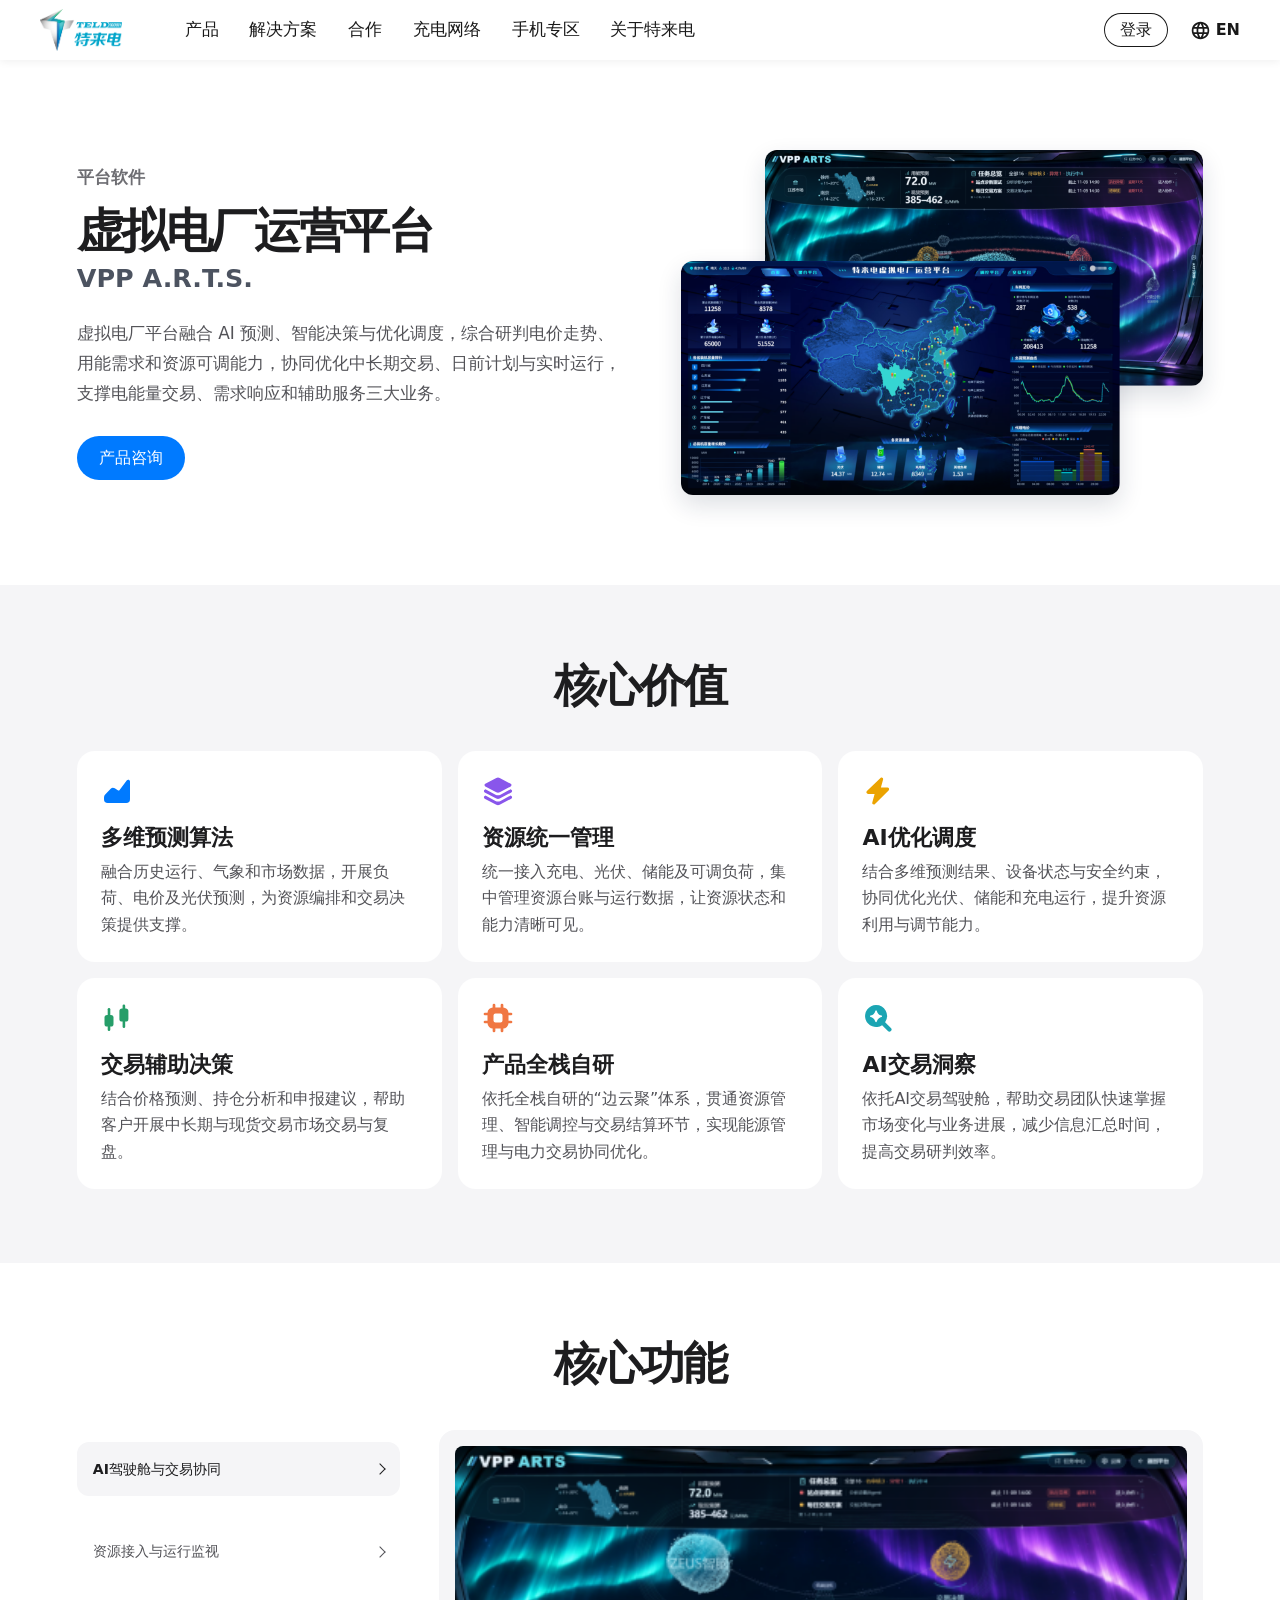
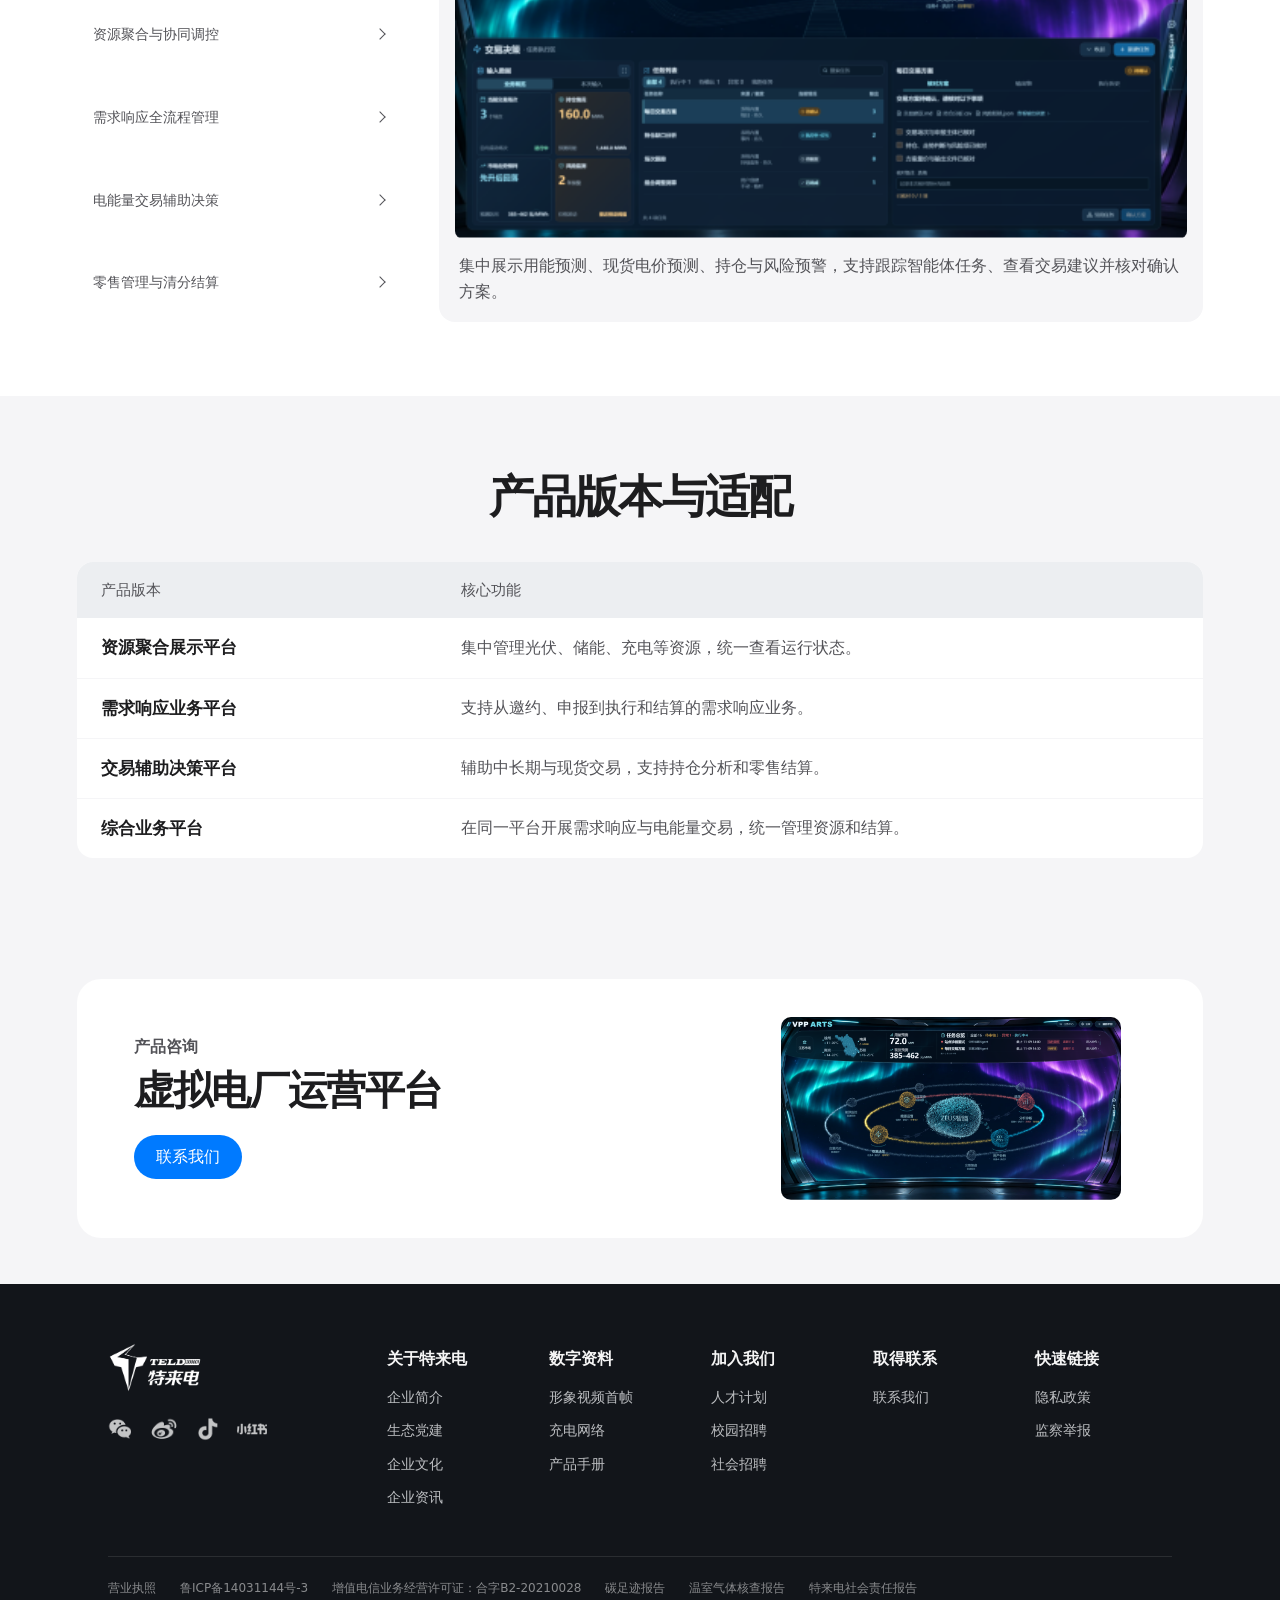
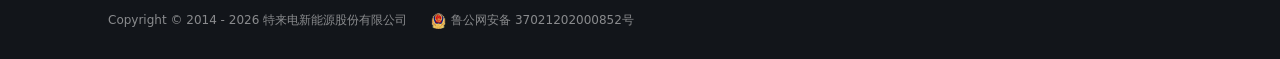
<file: 产品/平台软件/虚拟电厂平台/PC/index.html>
<!doctype html>
<html lang="zh-CN">
<head>
  <meta charset="utf-8">
  <meta name="viewport" content="width=device-width,initial-scale=1">
  <title>虚拟电厂运营平台 | 特来电</title>
  <link rel="stylesheet" href="assets/css/base.css">
  <link rel="stylesheet" href="assets/css/navigation.css">
  <link rel="stylesheet" href="assets/css/footer.css">
  <link rel="stylesheet" href="assets/css/page.css">
  <script defer src="assets/js/catalog.js"></script>
  <script defer src="assets/js/navigation.js"></script>
  <script defer src="assets/js/footer.js"></script>
  <script defer src="assets/js/page.js"></script>
</head>
<body class="body-class">
<div id="site">
<header id="site-nav" aria-label="网站导航">
  <div class="tn-bar">
    <div class="tn-bar-inner">
      <a class="tn-logo" href="../../../../首页/index.html" aria-label="特来电首页">
        <img class="tn-color-logo" src="assets/teld-logo-transparent.webp" alt="特来电">
        <img class="tn-light-logo" src="assets/teld-on-dark.png" alt="">
      </a>
      <nav class="tn-desktop" data-nav-items aria-label="主导航"></nav>
      <div class="tn-tools">
        <div class="tn-account-wrap">
          <button type="button" class="tn-account" data-account aria-label="登录">登录</button>
          <div class="tn-account-popover" id="tn-account-options" role="group" aria-label="账号操作" hidden></div>
        </div>
        <a class="tn-lang" aria-disabled="true" aria-label="English" lang="en"><svg viewBox="0 0 24 24" aria-hidden="true" focusable="false"><path fill="currentColor" d="M11.99 2C6.47 2 2 6.48 2 12s4.47 10 9.99 10C17.52 22 22 17.52 22 12S17.52 2 11.99 2m6.93 6h-2.95a15.7 15.7 0 0 0-1.38-3.56A8.03 8.03 0 0 1 18.92 8M12 4.04c.83 1.2 1.48 2.53 1.91 3.96h-3.82c.43-1.43 1.08-2.76 1.91-3.96M4.26 14C4.1 13.36 4 12.69 4 12s.1-1.36.26-2h3.38c-.08.66-.14 1.32-.14 2s.06 1.34.14 2zm.82 2h2.95c.32 1.25.78 2.45 1.38 3.56A8 8 0 0 1 5.08 16m2.95-8H5.08a8 8 0 0 1 4.33-3.56A15.7 15.7 0 0 0 8.03 8M12 19.96c-.83-1.2-1.48-2.53-1.91-3.96h3.82c-.43 1.43-1.08 2.76-1.91 3.96M14.34 14H9.66c-.09-.66-.16-1.32-.16-2s.07-1.35.16-2h4.68c.09.65.16 1.32.16 2s-.07 1.34-.16 2m.25 5.56c.6-1.11 1.06-2.31 1.38-3.56h2.95a8.03 8.03 0 0 1-4.33 3.56M16.36 14c.08-.66.14-1.32.14-2s-.06-1.34-.14-2h3.38c.16.64.26 1.31.26 2s-.1 1.36-.26 2z"/></svg>EN</a>
      </div>
    </div>
  </div>
  <section id="tn-panel" class="tn-panel" hidden></section>
  <button class="tn-scrim" type="button" aria-label="关闭导航" tabindex="-1" inert></button>
</header>
<main class="platform-detail">
  <section class="platform-hero" aria-labelledby="platform-title"><div class="platform-wrap hero-grid">
    <div class="platform-intro"><p class="platform-category">平台软件</p>
      <h1 id="platform-title">虚拟电厂运营平台<span lang="en">VPP A.R.T.S.</span></h1>
      <p class="platform-summary">虚拟电厂平台融合 AI 预测、智能决策与优化调度，综合研判电价走势、用能需求和资源可调能力，协同优化中长期交易、日前计划与实时运行，支撑电能量交易、需求响应和辅助服务三大业务。</p><div class="hero-links"><button type="button" class="platform-primary" aria-haspopup="dialog" aria-controls="consult-dialog">产品咨询</button></div>
    </div>
    <div class="vpp-hero-screens"><button type="button" data-image-preview="VPP ARTS 交易驾驶舱" aria-label="放大VPP ARTS 交易驾驶舱" aria-haspopup="dialog"><img src="assets/product/trading.png" width="1296" height="698" loading="eager" alt="VPP ARTS 交易驾驶舱"></button><button type="button" data-image-preview="虚拟电厂运营平台总览" aria-label="放大虚拟电厂运营平台总览" aria-haspopup="dialog"><img src="assets/product/operations.png" width="1314" height="702" loading="eager" alt="虚拟电厂运营平台总览"></button></div>
  </div></section>
  <section class="platform-section surface-soft" id="platform-value"><div class="platform-wrap">
    <h2>核心价值</h2><div class="vpp-values"><article><svg class="vpp-icon vpp-icon-forecast" viewBox="0 0 32 32" aria-hidden="true"><path d="M3 22.5c0-1.1.4-2.1 1.2-2.9l5.5-5.8a3.2 3.2 0 0 1 4.1-.5l3 1.9a1.4 1.4 0 0 0 1.8-.3l7.3-9.6c.9-1.2 3.1-.6 3.1 1v17.9a3.8 3.8 0 0 1-3.8 3.8H6.8A3.8 3.8 0 0 1 3 24.2Z"/></svg><h3>多维预测算法</h3><p>融合历史运行、气象和市场数据，开展负荷、电价及光伏预测，为资源编排和交易决策提供支撑。</p></article>
<article><svg class="vpp-icon vpp-icon-resources" viewBox="0 0 32 32" aria-hidden="true"><path d="M14.3 2.9a3.6 3.6 0 0 1 3.4 0l11 5.9a1.5 1.5 0 0 1 0 2.64l-11 5.9a3.6 3.6 0 0 1-3.4 0l-11-5.9a1.5 1.5 0 0 1 0-2.64z"/><path d="m3.4 14.3 10.1 5.4a5.35 5.35 0 0 0 5 0l10.1-5.4.7.38a1.55 1.55 0 0 1 0 2.72l-11.6 6.2a3.6 3.6 0 0 1-3.4 0L2.7 17.4a1.55 1.55 0 0 1 0-2.72z"/><path d="m3.4 20.55 10.1 5.4a5.35 5.35 0 0 0 5 0l10.1-5.4.7.38a1.55 1.55 0 0 1 0 2.72l-11.6 6.2a3.6 3.6 0 0 1-3.4 0L2.7 23.65a1.55 1.55 0 0 1 0-2.72z"/></svg><h3>资源统一管理</h3><p>统一接入充电、光伏、储能及可调负荷，集中管理资源台账与运行数据，让资源状态和能力清晰可见。</p></article>
<article><svg class="vpp-icon vpp-icon-dispatch" viewBox="0 0 32 32" aria-hidden="true"><path d="M18.5 2.9c1.2-1.1 3 .1 2.6 1.6l-2.2 8h6.5c1.6 0 2.3 1.8 1.2 2.9L13 29c-1.2 1.2-3.2.1-2.7-1.5l2.3-8.6H6.1c-1.6 0-2.3-1.8-1.2-2.9Z"/></svg><h3>AI优化调度</h3><p>结合多维预测结果、设备状态与安全约束，协同优化光伏、储能和充电运行，提升资源利用与调节能力。</p></article>
<article><svg class="vpp-icon vpp-icon-trading" viewBox="0 0 32 32" aria-hidden="true"><rect x="6.7" y="6" width="2.6" height="23" rx="1.3"/><rect x="3.5" y="13" width="9" height="11.5" rx="2.6"/><rect x="21.6" y="2.5" width="2.6" height="23.5" rx="1.3"/><rect x="18.4" y="6.5" width="9" height="13" rx="2.6"/></svg><h3>交易辅助决策</h3><p>结合价格预测、持仓分析和申报建议，帮助客户开展中长期与现货交易市场交易与复盘。</p></article>
<article><svg class="vpp-icon vpp-icon-chip" viewBox="0 0 32 32" aria-hidden="true"><g fill="none" stroke="currentColor" stroke-linecap="round" stroke-width="2.7"><path d="M12 3v4m8-4v4M12 25v4m8-4v4M3 12h4m-4 8h4m18-8h4m-4 8h4"/></g><path fill-rule="evenodd" d="M11 5.5h10a5.5 5.5 0 0 1 5.5 5.5v10a5.5 5.5 0 0 1-5.5 5.5H11A5.5 5.5 0 0 1 5.5 21V11A5.5 5.5 0 0 1 11 5.5Zm2.5 6a2 2 0 0 0-2 2v5a2 2 0 0 0 2 2h5a2 2 0 0 0 2-2v-5a2 2 0 0 0-2-2Z"/></svg><h3>产品全栈自研</h3><p>依托全栈自研的“边云聚”体系，贯通资源管理、智能调控与交易结算环节，实现能源管理与电力交易协同优化。</p></article>
<article><svg class="vpp-icon vpp-icon-insights" viewBox="0 0 32 32" aria-hidden="true"><path fill-rule="evenodd" d="M14 3a11 11 0 1 0 6.1 20.2l5.8 5.8a2.1 2.1 0 0 0 3-3l-5.8-5.8A11 11 0 0 0 14 3Zm-.6 5.7a.7.7 0 0 1 1.3 0c1.1 3 1.9 3.9 4.9 4.9a.7.7 0 0 1 0 1.3c-3 1-3.8 1.9-4.9 4.9a.7.7 0 0 1-1.3 0c-1-3-1.8-3.9-4.9-4.9a.7.7 0 0 1 0-1.3c3.1-1 3.9-1.9 4.9-4.9Z"/></svg><h3>AI交易洞察</h3><p>依托AI交易驾驶舱，帮助交易团队快速掌握市场变化与业务进展，减少信息汇总时间，提高交易研判效率。</p></article></div>
  </div></section>
  <section class="platform-section" id="platform-capabilities"><div class="platform-wrap">
    <h2>核心功能</h2><div class="vpp-features"><button type="button" id="vpp-trigger-0" class="vpp-feature-trigger" aria-expanded="true" aria-controls="vpp-feature-0">AI驾驶舱与交易协同<span aria-hidden="true"></span></button>
          <div id="vpp-feature-0" class="vpp-feature-panel" role="region" aria-labelledby="vpp-trigger-0">
            <button type="button" data-image-preview="AI驾驶舱与交易协同界面" aria-label="放大AI驾驶舱与交易协同界面" aria-haspopup="dialog"><img src="assets/product/cockpit.png" width="482" height="259" loading="lazy" alt="AI驾驶舱与交易协同界面"></button>
            <p>集中展示用能预测、现货电价预测、持仓与风险预警，支持跟踪智能体任务、查看交易建议并核对确认方案。</p>
          </div>
<button type="button" id="vpp-trigger-1" class="vpp-feature-trigger" aria-expanded="false" aria-controls="vpp-feature-1">资源接入与运行监视<span aria-hidden="true"></span></button>
          <div id="vpp-feature-1" class="vpp-feature-panel" role="region" aria-labelledby="vpp-trigger-1" hidden>
            <button type="button" data-image-preview="资源接入与运行监视界面" aria-label="放大资源接入与运行监视界面" aria-haspopup="dialog"><img src="assets/product/resources.png" width="451" height="242" loading="lazy" alt="资源接入与运行监视界面"></button>
            <p>统一管理多类型资源与业务主体，查看运行状态和历史功率曲线，支持资源数据查询与导出。</p>
          </div>
<button type="button" id="vpp-trigger-2" class="vpp-feature-trigger" aria-expanded="false" aria-controls="vpp-feature-2">资源聚合与协同调控<span aria-hidden="true"></span></button>
          <div id="vpp-feature-2" class="vpp-feature-panel" role="region" aria-labelledby="vpp-trigger-2" hidden>
            <button type="button" data-image-preview="资源聚合与协同调控界面" aria-label="放大资源聚合与协同调控界面" aria-haspopup="dialog"><img src="assets/product/dispatch.png" width="450" height="242" loading="lazy" alt="资源聚合与协同调控界面"></button>
            <p>协同充电、储能与微网运行，按设备约束和调度要求组织功率调节，支持查询历史计划及指令。</p>
          </div>
<button type="button" id="vpp-trigger-3" class="vpp-feature-trigger" aria-expanded="false" aria-controls="vpp-feature-3">需求响应全流程管理<span aria-hidden="true"></span></button>
          <div id="vpp-feature-3" class="vpp-feature-panel" role="region" aria-labelledby="vpp-trigger-3" hidden>
            <button type="button" data-image-preview="需求响应全流程管理界面" aria-label="放大需求响应全流程管理界面" aria-haspopup="dialog"><img src="assets/product/response.png" width="451" height="242" loading="lazy" alt="需求响应全流程管理界面"></button>
            <p>管理邀约与资源配置，生成基线和响应计划，衔接申报、执行监视及考核，形成完整业务流程。</p>
          </div>
<button type="button" id="vpp-trigger-4" class="vpp-feature-trigger" aria-expanded="false" aria-controls="vpp-feature-4">电能量交易辅助决策<span aria-hidden="true"></span></button>
          <div id="vpp-feature-4" class="vpp-feature-panel" role="region" aria-labelledby="vpp-trigger-4" hidden>
            <button type="button" data-image-preview="电能量交易辅助决策界面" aria-label="放大电能量交易辅助决策界面" aria-haspopup="dialog"><img src="assets/product/market.png" width="450" height="242" loading="lazy" alt="电能量交易辅助决策界面"></button>
            <p>支持中长期交易电量分解、竞价挂牌及持仓分析，结合现货价格预测，为交易申报提供辅助。</p>
          </div>
<button type="button" id="vpp-trigger-5" class="vpp-feature-trigger" aria-expanded="false" aria-controls="vpp-feature-5">零售管理与清分结算<span aria-hidden="true"></span></button>
          <div id="vpp-feature-5" class="vpp-feature-panel" role="region" aria-labelledby="vpp-trigger-5" hidden>
            <button type="button" data-image-preview="零售管理与清分结算界面" aria-label="放大零售管理与清分结算界面" aria-haspopup="dialog"><img src="assets/product/settlement.png" width="450" height="243" loading="lazy" alt="零售管理与清分结算界面"></button>
            <p>管理零售套餐和用户签约，跟踪用能成本，核算市场费用及需求响应收益，支持分配与对账。</p>
          </div></div>
  </div></section>
  <section class="platform-section surface-soft" id="platform-versions"><div class="platform-wrap">
    <h2 id="versions-heading">产品版本与适配</h2><div class="vpp-table"><table aria-labelledby="versions-heading"><thead><tr><th scope="col">产品版本</th><th scope="col">核心功能</th></tr></thead><tbody><tr><th scope="row">资源聚合展示平台</th><td>集中管理光伏、储能、充电等资源，统一查看运行状态。</td></tr>
<tr><th scope="row">需求响应业务平台</th><td>支持从邀约、申报到执行和结算的需求响应业务。</td></tr>
<tr><th scope="row">交易辅助决策平台</th><td>辅助中长期与现货交易，支持持仓分析和零售结算。</td></tr>
<tr><th scope="row">综合业务平台</th><td>在同一平台开展需求响应与电能量交易，统一管理资源和结算。</td></tr></tbody></table></div>
  </div></section>
  <section class="platform-section platform-consult" id="platform-consult"><div class="platform-wrap consult-card">
    <div class="consult-copy"><h2 id="consult-heading">产品咨询</h2><p class="consult-product">虚拟电厂运营平台</p><button type="button" class="platform-primary" aria-haspopup="dialog" aria-controls="consult-dialog">联系我们</button></div>
    <img class="consult-visual" src="assets/product/trading.png" width="1296" height="698" loading="lazy" alt="VPP ARTS 交易驾驶舱">
  </div></section>
<dialog id="consult-dialog" class="consult-dialog" aria-labelledby="consult-dialog-title">
  <div class="consult-dialog-body">
    <form method="dialog"><button type="submit" class="consult-close" aria-label="关闭产品咨询" autofocus><svg viewBox="0 0 24 24" width="20" height="20" aria-hidden="true"><path d="m6 6 12 12M18 6 6 18" fill="none" stroke="currentColor" stroke-width="2.4" stroke-linecap="round"/></svg></button></form>
    <p class="consult-context">虚拟电厂运营平台</p>
    <h2 id="consult-dialog-title">产品咨询</h2>
    <div class="consult-contact"><a class="platform-primary" href="https://www.teld.cn/www/contactus">联系特来电</a></div>
  </div>
</dialog>
<dialog class="image-viewer" aria-labelledby="viewer-title">
  <header class="viewer-bar">
    <strong id="viewer-title"></strong>
    <button type="button" class="viewer-close" aria-label="关闭大图" autofocus>
      <svg viewBox="0 0 24 24" width="22" height="22" aria-hidden="true" focusable="false"><path d="M5 5l14 14M19 5L5 19" fill="none" stroke="currentColor" stroke-width="2" stroke-linecap="round"/></svg>
    </button>
  </header>
  <div class="viewer-stage"><img alt=""></div>
</dialog>
</main><footer id="site-footer" aria-label="网站页尾">
  <div class="foot-inner">
    <div class="foot-main">
      <div class="foot-brand">
        <img class="foot-logo" src="assets/footer/teld-white.png" width="500" height="257" alt="特来电">
        <div class="foot-social" role="group" aria-label="社交平台">
          <div class="foot-wechat"><button type="button" aria-label="微信" aria-expanded="false" aria-controls="foot-qr"><img src="assets/footer/wx.png" width="44" height="44" alt=""></button><a href="https://mp.weixin.qq.com/mp/homepage?__biz=MzA3ODMyMDA3NA==&amp;hid=7&amp;sn=8047c7492e58208d27caa483e89d8bbd" target="_blank" rel="noopener" class="foot-wechat-link" aria-label="微信"><img src="assets/footer/wx.png" width="44" height="44" alt=""></a><div id="foot-qr" hidden><img loading="lazy" width="112" height="112" src="assets/media/teld-official-index-qr-wechat.png" alt="特来电微信公众号二维码"></div></div>
          <a href="https://weibo.com/u/7389485089" target="_blank" rel="noopener" aria-label="微博" title="微博"><img src="assets/footer/wb.png" width="44" height="44" alt=""></a>
          <a href="https://v.douyin.com/Dwgt5Pa/" target="_blank" rel="noopener" aria-label="抖音" title="抖音"><img src="assets/footer/dy.png" width="44" height="44" alt=""></a>
          <a href="https://www.xiaohongshu.com/user/profile/63ddc0f50000000026006560" target="_blank" rel="noopener" aria-label="小红书" title="小红书"><img src="assets/footer/xhs.png" width="44" height="44" alt=""></a>
        </div>
      </div>
      <nav class="foot-groups" aria-label="页尾导航">
        <section class="foot-group">
          <h2>关于特来电</h2>
          <ul id="foot-group-0">
            <li><a href="https://www.teld.cn/www/about" target="_blank" rel="noopener" >企业简介</a></li>
            <li><a href="https://www.teld.cn/www/ecological" target="_blank" rel="noopener" >生态党建</a></li>
            <li><a href="https://www.teld.cn/www/enCulture" target="_blank" rel="noopener">企业文化</a></li>
            <li><a href="https://www.teld.cn/www/dynamicNew" target="_blank" rel="noopener" >企业资讯</a></li>
          </ul>
        </section>
        <section class="foot-group">
          <h2>数字资料</h2>
          <ul id="foot-group-1">
            <li><button type="button" data-foot-video>形象视频首帧</button></li>
            <li><a href="https://www.teld.cn/www/chargeNetwork" target="_blank" rel="noopener" >充电网络</a></li>
            <li><a href="https://book.yunzhan365.com/bookcase/spbu/index.html" target="_blank" rel="noopener" >产品手册</a></li>
          </ul>
        </section>
        <section class="foot-group">
          <h2>加入我们</h2>
          <ul id="foot-group-2">
            <li><a href="https://hr.teld.cn/recruit#/index" target="_blank" rel="noopener" >人才计划</a></li>
            <li><a href="https://hr.teld.cn/recruit#/portal_job_list?job_class=_HB5_Y2FtcHVz" target="_blank" rel="noopener" >校园招聘</a></li>
            <li><a href="https://hr.teld.cn/recruit#/portal_job_list?job_class=_HB5_c29j!WFs" target="_blank" rel="noopener" >社会招聘</a></li>
          </ul>
        </section>
        <section class="foot-group">
          <h2>取得联系</h2>
          <ul id="foot-group-3">
            <li><a href="https://www.teld.cn/www/contactus" target="_blank" rel="noopener" >联系我们</a></li>
          </ul>
        </section>
        <section class="foot-group">
          <h2>快速链接</h2>
          <ul id="foot-group-4">
            <li><a href="https://cv.teld.cn/module/Pictivity.html#/ActivityPage3?hiCode=yszcteld" target="_blank" rel="noopener" >隐私政策</a></li>
            <li><a href="https://cv.teld.cn/module/Pictivity.html#/ActivityPage3?hiCode=TeldSupervison" target="_blank" rel="noopener" >监察举报</a></li>
          </ul>
        </section>
      </nav>
    </div>
    <div class="foot-meta">
      <div class="foot-docs">
        <a href="https://resource.teld.cn/telddoc/107/02b5aec5c0d445a791cc689589db7da0.html" target="_blank" rel="noopener" >营业执照</a>
        <a href="https://beian.miit.gov.cn/" target="_blank" rel="noopener" >鲁ICP备14031144号-3</a>
        <a href="https://dxzhgl.miit.gov.cn/#/home" target="_blank" rel="noopener" >增值电信业务经营许可证：合字B2-20210028</a>
        <a href="https://resource.teld.cn/telddoc/107/碳足迹报告.zip" target="_blank" rel="noopener" >碳足迹报告</a>
        <a href="https://resource.teld.cn/telddoc/107/青岛特来电新能源温室气体核查声明.pdf" target="_blank" rel="noopener" >温室气体核查报告</a>
        <a href="https://resource.teld.cn/telddoc/107/特来电社会责任报告（ESG报告）2021.pdf" target="_blank" rel="noopener" >特来电社会责任报告</a>
      </div>
      <div class="foot-registration">
        <span>Copyright © 2014 - <span data-foot-year>2026</span> 特来电新能源股份有限公司</span>
        <a href="https://www.beian.gov.cn/portal/registerSystemInfo?recordcode=37021202000852" target="_blank" rel="noopener" class="foot-police"><img src="assets/media/police.png" alt="" width="15" height="16"> 鲁公网安备 37021202000852号</a>
      </div>
    </div>
  </div>
  <dialog class="foot-film" aria-label="形象视频首帧">
    <button type="button" aria-label="关闭形象视频" autofocus>×</button>
    <img  class="preview-still" src="../../../../media/teld-official-index-intr-4k.jpg" alt="视频首帧">
  </dialog>
</footer>
</div>
<svg width="0" height="0" style="position:absolute" aria-hidden="true" xmlns="http://www.w3.org/2000/svg">
  <!-- Font Awesome Free 6 Solid by Fonticons, Inc. https://fontawesome.com/ — CC BY 4.0. See solution-icons-LICENSE.txt. -->
  <symbol id="city" viewBox="-61.123 -110.642 754.85 754.85"><path fill="currentColor" d="M480 48c0-26.5-21.5-48-48-48h-96c-26.5 0-48 21.5-48 48v48h-64V24c0-13.3-10.7-24-24-24s-24 10.7-24 24v72h-64V24c0-13.3-10.7-24-24-24S64 10.7 64 24v72H48c-26.5 0-48 21.5-48 48v320c0 26.5 21.5 48 48 48h544c26.5 0 48-21.5 48-48V240c0-26.5-21.5-48-48-48H480zm96 320v32c0 8.8-7.2 16-16 16h-32c-8.8 0-16-7.2-16-16v-32c0-8.8 7.2-16 16-16h32c8.8 0 16 7.2 16 16m-336 48h-32c-8.8 0-16-7.2-16-16v-32c0-8.8 7.2-16 16-16h32c8.8 0 16 7.2 16 16v32c0 8.8-7.2 16-16 16m-112-16c0 8.8-7.2 16-16 16H80c-8.8 0-16-7.2-16-16v-32c0-8.8 7.2-16 16-16h32c8.8 0 16 7.2 16 16zm432-144c8.8 0 16 7.2 16 16v32c0 8.8-7.2 16-16 16h-32c-8.8 0-16-7.2-16-16v-32c0-8.8 7.2-16 16-16zm-304-80v32c0 8.8-7.2 16-16 16h-32c-8.8 0-16-7.2-16-16v-32c0-8.8 7.2-16 16-16h32c8.8 0 16 7.2 16 16m-144-16c8.8 0 16 7.2 16 16v32c0 8.8-7.2 16-16 16H80c-8.8 0-16-7.2-16-16v-32c0-8.8 7.2-16 16-16zm144 144c0 8.8-7.2 16-16 16h-32c-8.8 0-16-7.2-16-16v-32c0-8.8 7.2-16 16-16h32c8.8 0 16 7.2 16 16zm-144 16H80c-8.8 0-16-7.2-16-16v-32c0-8.8 7.2-16 16-16h32c8.8 0 16 7.2 16 16v32c0 8.8-7.2 16-16 16m304-48v32c0 8.8-7.2 16-16 16h-32c-8.8 0-16-7.2-16-16v-32c0-8.8 7.2-16 16-16h32c8.8 0 16 7.2 16 16M400 64c8.8 0 16 7.2 16 16v32c0 8.8-7.2 16-16 16h-32c-8.8 0-16-7.2-16-16V80c0-8.8 7.2-16 16-16zm16 112v32c0 8.8-7.2 16-16 16h-32c-8.8 0-16-7.2-16-16v-32c0-8.8 7.2-16 16-16h32c8.8 0 16 7.2 16 16"/></symbol>
  <symbol id="truck-moving" viewBox="-59.461 -116.12 738.33 738.33"><path fill="currentColor" d="M64 32C28.7 32 0 60.7 0 96v304c0 44.2 35.8 80 80 80c26.2 0 49.4-12.6 64-32c14.6 19.4 37.8 32 64 32c44.2 0 80-35.8 80-80c0-5.5-.6-10.8-1.6-16h163.2c-1 5.2-1.6 10.5-1.6 16c0 44.2 35.8 80 80 80s80-35.8 80-80c0-5.5-.6-10.8-1.6-16h1.6c17.7 0 32-14.3 32-32v-90.3c0-9.2-3.2-18.2-9-25.3l-58.8-71.8c-10.6-13-26.5-20.5-43.3-20.5L480 144V96c0-35.3-28.7-64-64-64zm521 224H480v-64h48.8c2.4 0 4.7 1.1 6.2 2.9zm-57 112a32 32 0 1 1 0 64a32 32 0 1 1 0-64m-352 32a32 32 0 1 1 64 0a32 32 0 1 1-64 0m-96-32a32 32 0 1 1 0 64a32 32 0 1 1 0-64"/></symbol>
  <symbol id="house-chimney" viewBox="-48.712 -80.544 679.304 679.304"><path fill="currentColor" d="M543.8 287.6c17 0 32-14 32-32.1c1-9-3-17-11-24L512 185V64c0-17.7-14.3-32-32-32h-32c-17.7 0-32 14.3-32 32v36.7L309.5 7c-6-5-14-7-21-7s-15 1-22 8L10 231.5c-7 7-10 15-10 24c0 18 14 32.1 32 32.1h32v69.7c-.1.9-.1 1.8-.1 2.8v112c0 22.1 17.9 40 40 40h16c1.2 0 2.4-.1 3.6-.2c1.5.1 3 .2 4.5.2h55.9c22.1 0 40-17.9 40-40v-88c0-17.7 14.3-32 32-32h64c17.7 0 32 14.3 32 32v88c0 22.1 17.9 40 40 40h56.5c1.4 0 2.8 0 4.2-.1c1.1.1 2.2.1 3.3.1h16c22.1 0 40-17.9 40-40v-16.2c.3-2.6.5-5.3.5-8.1l-.7-160.2h32z"/></symbol>
  <!-- Microgrid panel artwork supplied by the designer. -->
  <symbol id="solar-panel" viewBox="-27.501 -33.235 1078.773 1078.773"><path fill="currentColor" d="M196.388571 683.154286h631.296c35.547429 0 55.881143-27.940571 50.834286-71.972572-3.437714-29.988571-6.802286-59.977143-11.849143-87.990857l-25.453714-166.034286c-8.411429-55.515429-16.896-111.030857-25.380571-166.034285-6.729143-39.936-23.698286-58.002286-57.490286-58.002286H264.045714c-32.182857 0-50.761143 20.041143-55.808 58.002286l-4.096 26.404571c-8.777143 56.758857-17.334857 112.493714-24.722285 169.691429-11.849143 73.947429-23.698286 147.968-33.792 223.963428-6.802286 44.032 13.531429 72.045714 50.761142 72.045715z m740.205715-137.216l11.264 63.268571c5.12 31.963429 5.12 62.025143-3.364572 92.013714-16.896 58.002286-52.443429 87.990857-106.642285 87.990858H563.638857l22.016 72.045714h155.794286c18.578286 0 33.792 19.968 33.792 41.984 0 21.942857-15.213714 41.984-33.865143 41.984H282.697143c-11.849143 1.974857-23.698286-8.045714-30.500572-19.968a45.933714 45.933714 0 0 1 0-42.057143c6.802286-11.995429 18.651429-19.968 30.500572-19.968h155.721143l21.942857-72.045714H189.659429c-77.824 0-125.220571-64-115.053715-157.988572 5.266286-43.739429 13.677714-88.722286 21.942857-132.973714l6.802286-37.010286c8.484571-46.08 16.530286-91.574857 24.576-137.069714 8.045714-45.494857 16.091429-90.989714 24.502857-136.996571C164.205714 119.222857 211.602286 73.142857 269.165714 73.142857h489.179429c55.808 0 103.204571 46.006857 115.053714 111.981714 20.187429 120.905143 41.545143 240.347429 63.195429 360.813715z m-181.833143-192.804572H568.612571c-25.380571 0-38.985143-16.018286-40.667428-47.981714 0-17.042286-0.365714-33.499429-0.804572-50.029714a1930.386286 1930.386286 0 0 1-0.877714-50.029715c0-25.965714 11.849143-41.984 33.865143-41.984h177.737143c20.333714 0 33.865143 14.043429 37.229714 40.009143l1.901714 13.458286c4.388571 31.085714 8.704 61.074286 11.629715 92.525714 1.682286 28.013714-10.166857 44.032-33.865143 44.032z m-309.76 4.022857H262.217143c-23.698286 0-37.229714-20.041143-33.865143-50.029714 1.755429-16.018286 3.803429-32.036571 5.924571-47.981714 2.194286-16.091429 4.242286-32.036571 5.924572-48.054857 3.437714-29.988571 18.651429-46.006857 42.349714-46.006857H453.485714c25.380571 0 37.302857 16.091429 37.302857 46.08v91.940571c-1.755429 38.034286-15.36 54.052571-45.787428 54.052571z m-187.830857 40.009143H458.605714c18.578286 0 33.792 17.993143 35.474286 41.984 0 50.029714 0 102.034286-1.682286 151.990857 0 23.990857-18.578286 42.057143-38.912 42.057143H235.154286c-23.698286 0-38.912-18.066286-35.547429-46.08 5.12-49.956571 11.849143-101.961143 18.651429-151.990857 3.364571-19.968 21.942857-38.034286 38.912-38.034286z m499.273143-5.997714c32.182857-2.048 50.834286 19.968 54.125714 53.979429 1.828571 15.433143 3.803429 30.866286 5.851428 46.299428 3.657143 28.379429 7.314286 56.466286 9.508572 83.675429 3.291429 29.988571-13.604571 52.004571-38.985143 52.004571h-204.8c-32.182857 0-49.078857-19.968-49.078857-58.002286 0-19.968-0.438857-39.936-0.877714-59.977142-0.438857-19.968-0.804571-40.009143-0.804572-59.977143 0-40.009143 15.213714-58.002286 47.396572-58.002286 19.748571 0 39.497143 0.219429 59.245714 0.438857 39.497143 0.438857 78.994286 0.877714 118.491428-0.438857z"/></symbol>
  <symbol id="road" viewBox="-48.751 -72.807 673.503 673.503"><path fill="currentColor" d="M256 32h-74.8c-27.1 0-51.3 17.1-60.3 42.6L3.1 407.2c-2 5.8-3.1 12-3.1 18.2C0 455.5 24.5 480 54.6 480H256v-64c0-17.7 14.3-32 32-32s32 14.3 32 32v64h201.4c30.2 0 54.6-24.5 54.6-54.6c0-6.2-1.1-12.4-3.1-18.2L455.1 74.6C446 49.1 421.9 32 394.8 32H320v64c0 17.7-14.3 32-32 32s-32-14.3-32-32zm64 192v64c0 17.7-14.3 32-32 32s-32-14.3-32-32v-64c0-17.7 14.3-32 32-32s32 14.3 32 32"/></symbol>
  <!-- Software icons from Font Awesome Free, Phosphor Icons and Material Design Icons; see solution-icons-LICENSE.txt. -->
  <!-- Custom silhouette for the autonomous delivery vehicle. -->
  <symbol id="autonomous-delivery" viewBox="-0.811 -1.115 33.832 33.832">
    <g fill="currentColor">
      <path d="M13 4a1 1 0 0 1 1-1h4a1 1 0 0 1 1 1v2h-1.5v1.5h-3V6H13z"/>
      <path fill-rule="evenodd" d="M10 7h14.8c2.5 0 4.3 1.6 4.6 4.1l1 10.1c.2 1.9-.6 3.2-1.9 3.7a4.6 4.6 0 0 0-9.2.1H12a4.6 4.6 0 0 0-9.2-.2c-1-.5-1.6-1.5-1.5-2.8l.5-5.9c.1-1.4.5-2.6 1.2-3.9L4.6 9.5C5.7 7.8 7.3 7 10 7Zm-1.3 3c-1.1 0-1.8.4-2.4 1.3l-1.7 3.1c-.3.6-.5 1.1-.5 1.9h5.6l.9-6.3z"/>
      <circle cx="7.4" cy="25.1" r="3.1"/><circle cx="23.9" cy="25.1" r="3.1"/>
    </g>
  </symbol>
  <symbol id="energy-dispatch" viewBox="0.344 -0.19 31.477 31.477"><g transform="translate(1 3) scale(0.0520833)"><path fill="currentColor" d="M0 80c0-26.5 21.5-48 48-48h96c26.5 0 48 21.5 48 48v16h192V80c0-26.5 21.5-48 48-48h96c26.5 0 48 21.5 48 48v96c0 26.5-21.5 48-48 48h-96c-26.5 0-48-21.5-48-48v-16H192v16c0 1.7-.1 3.4-.3 5L272 288h96c26.5 0 48 21.5 48 48v96c0 26.5-21.5 48-48 48h-96c-26.5 0-48-21.5-48-48v-96c0-1.7.1-3.4.3-5L144 224H48c-26.5 0-48-21.5-48-48z"/></g></symbol>
  <symbol id="battery-storage" viewBox="-0.546 -0.433 24.866 24.866"><path fill="currentColor" fill-rule="evenodd" d="M3.35 5.15h15.2c1.02 0 1.85.83 1.85 1.85v2.05h1.05c.64 0 1.15.51 1.15 1.15v3.6c0 .64-.51 1.15-1.15 1.15H20.4V17c0 1.02-.83 1.85-1.85 1.85H3.35A1.85 1.85 0 0 1 1.5 17V7c0-1.02.83-1.85 1.85-1.85Z
M11.88 7.94a.54.54 0 0 1 .9.4v2.54h1.38a.54.54 0 0 1 .38.93l-4.28 4.24a.54.54 0 0 1-.92-.38v-2.55H8.02a.54.54 0 0 1-.38-.92Z"/></symbol>
  <symbol id="parking-barrier" viewBox="-0.899 -0.121 24.216 24.216"><path fill="currentColor" fill-rule="evenodd" d="M2.3 7.45a3.9 3.9 0 0 1 6.85-2.55H21a1.8 1.8 0 0 1 1.8 1.8v2.95a1.8 1.8 0 0 1-1.8 1.8H10.1v6.8h.6c.6 0 1.1.5 1.1 1.1v1.55H.8v-1.55c0-.6.5-1.1 1.1-1.1h.4Z
M7.5 7.65a1.25 1.25 0 1 0-2.5 0 1.25 1.25 0 0 0 2.5 0Z
M10.1 6.65l1.65 3.05h1.85l-1.65-3.05Z M14.65 6.65l1.65 3.05h1.85L16.5 6.65Z"/></symbol>
  <symbol id="ai-assistant" viewBox="-0.461 -1.574 26.323 26.323"><path fill="currentColor" d="M13.5 3q.606.002 1.19.084a3 3 0 0 0 1.34 4.755l.378.129a1 1 0 0 1 .624.624l.13.378a3 3 0 0 0 4.753 1.339q.084.584.085 1.191a8.5 8.5 0 0 1-8.5 8.5H13v1a1 1 0 0 1-1 1C6.984 22 2 18.087 2 11.5A8.5 8.5 0 0 1 10.5 3zm-5 7a1.5 1.5 0 1 0 0 3a1.5 1.5 0 0 0 0-3m7 0a1.5 1.5 0 1 0 0 3a1.5 1.5 0 0 0 0-3M20 1a1 1 0 0 1 .946.677l.13.378c.3.879.99 1.57 1.87 1.87l.377.129a1 1 0 0 1 0 1.892l-.378.13c-.879.3-1.57.99-1.87 1.87l-.129.377a1 1 0 0 1-1.892 0l-.13-.378a3 3 0 0 0-1.87-1.87l-.377-.129a1 1 0 0 1 0-1.892l.378-.13c.879-.3 1.57-.99 1.87-1.87l.129-.377A1 1 0 0 1 20 1"/></symbol>
  <symbol id="cooling-tower" viewBox="-0.684 -0.103 25.362 25.362"><path fill="currentColor" fill-rule="evenodd" d="M5.15 3.9c-.17-.64.28-1.18.94-1.23a72 72 0 0 1 11.82 0c.66.05 1.11.59.94 1.23-1.55 5.64-1.4 9.54 2.52 16.5.36.64-.03 1.38-.77 1.46-5.72.58-11.48.58-17.2 0-.74-.08-1.13-.82-.77-1.46 3.92-6.96 4.07-10.86 2.52-16.5Z M13.12 8.04c.31-.33.83-.05.72.39l-.78 3.03h1.68c.46 0 .67.53.36.86l-4.24 4.5c-.31.33-.83.05-.72-.39l.78-3.03H9.24c-.46 0-.67-.53-.36-.86Z"/></symbol>
  <!-- Partnership icons: Font Awesome 6 Free Solid, CC BY 4.0. See solution-icons-LICENSE.txt. -->
  <symbol id="handshake-simple" viewBox="-13.921 -80.248 668.189 668.189"><path fill="currentColor" d="m323.4 85.2l-96.8 78.4c-16.1 13-19.2 36.4-7 53.1c12.9 17.8 38 21.3 55.3 7.8l99.3-77.2c7-5.4 17-4.2 22.5 2.8s4.2 17-2.8 22.5L373 188.8L550.2 352H592c26.5 0 48-21.5 48-48V176c0-26.5-21.5-48-48-48h-80.7l-3.9-2.5L434.8 79c-15.3-9.8-33.2-15-51.4-15c-21.8 0-43 7.5-60 21.2m22.8 124.4l-51.7 40.2c-31.5 24.6-77.2 18.2-100.8-14.2c-22.2-30.5-16.6-73.1 12.7-96.8l83.2-67.3c-11.6-4.9-24.1-7.4-36.8-7.4C234 64 215.7 69.6 200 80l-72 48H48c-26.5 0-48 21.5-48 48v128c0 26.5 21.5 48 48 48h108.2l91.4 83.4c19.6 17.9 49.9 16.5 67.8-3.1c5.5-6.1 9.2-13.2 11.1-20.6l17 15.6c19.5 17.9 49.9 16.6 67.8-2.9c4.5-4.9 7.8-10.6 9.9-16.5c19.4 13 45.8 10.3 62.1-7.5c17.9-19.5 16.6-49.9-2.9-67.8z"/></symbol>
  <symbol id="user-tie" viewBox="-55.689 -11.653 559.374 559.374"><path fill="currentColor" d="M96 128a128 128 0 1 0 256 0a128 128 0 1 0-256 0m94.5 200.2l18.6 31l-33.3 123.9l-36-146.9c-2-8.1-9.8-13.4-17.9-11.3C51.9 342.4 0 405.8 0 481.3c0 17 13.8 30.7 30.7 30.7h386.6c17 0 30.7-13.8 30.7-30.7c0-75.5-51.9-138.9-121.9-156.4c-8.1-2-15.9 3.3-17.9 11.3l-36 146.9l-33.3-123.9l18.6-31c6.4-10.7-1.3-24.2-13.7-24.2h-39.5c-12.4 0-20.1 13.6-13.7 24.2z"/></symbol>
  <symbol id="users" viewBox="-15.872 -76.737 672.88 672.88"><path fill="currentColor" d="M144 0a80 80 0 1 1 0 160a80 80 0 1 1 0-160m368 0a80 80 0 1 1 0 160a80 80 0 1 1 0-160M0 298.7C0 239.8 47.8 192 106.7 192h42.7c15.9 0 31 3.5 44.6 9.7c-1.3 7.2-1.9 14.7-1.9 22.3c0 38.2 16.8 72.5 43.3 96H21.3C9.6 320 0 310.4 0 298.7M405.3 320h-.7c26.6-23.5 43.3-57.8 43.3-96c0-7.6-.7-15-1.9-22.3c13.6-6.3 28.7-9.7 44.6-9.7h42.7c58.9 0 106.7 47.8 106.7 106.7c0 11.8-9.6 21.3-21.3 21.3H405.4zM224 224a96 96 0 1 1 192 0a96 96 0 1 1-192 0m-96 261.3c0-73.6 59.7-133.3 133.3-133.3h117.3c73.7 0 133.4 59.7 133.4 133.3c0 14.7-11.9 26.7-26.7 26.7H154.6c-14.7 0-26.7-11.9-26.7-26.7z"/></symbol>
  <!-- Merchant storefront supplied by the designer. -->
  <symbol id="merchant-storefront" viewBox="-9.453 17.912 1021.291 1021.291"><path fill="currentColor" d="M684.455 796.672h-367.17A29.384 29.384 0 0 1 287.9 767.51c0-16.072 13.223-29.206 29.384-29.206h367.171c16.161 0 29.384 13.134 29.384 29.184a29.384 29.384 0 0 1-29.384 29.184m122.079-220.36a207.471 207.471 0 0 1-24.621 1.491 200.103 200.103 0 0 1-121.945-41.294 30.275 30.275 0 0 0-37.131 0 200.103 200.103 0 0 1-121.967 41.294 200.103 200.103 0 0 1-121.968-41.294 30.342 30.342 0 0 0-37.175 0 200.392 200.392 0 0 1-146.254 39.803 29.206 29.206 0 0 0-32.902 28.872v248.365c0 32.656 25.979 59.147 58.079 59.147h560.484c32.056 0 58.034-26.49 58.034-59.147V605.273c0-17.408-15.271-31.165-32.634-28.94m94.72-244.535L835.94 204.755a90.357 90.357 0 0 0-80.473-48.929H246.272a90.357 90.357 0 0 0-80.473 48.907l-65.313 127.043c-36.263 82.454 17.408 179.935 107.787 187.192a140.755 140.755 0 0 0 127.777-60.55 29.473 29.473 0 0 1 48.573 0 140.733 140.733 0 0 0 116.247 61.017 140.733 140.733 0 0 0 116.246-61.017 29.429 29.429 0 0 1 48.595 0 140.755 140.755 0 0 0 127.755 60.55c90.38-7.257 144.028-104.738 107.788-187.214"/></symbol>
  <symbol id="bag-shopping" viewBox="-73.940 -26.095 595.880 595.880"><path fill="currentColor" d="M160 112c0-35.3 28.7-64 64-64s64 28.7 64 64v48H160zm-48 48H48c-26.5 0-48 21.5-48 48v208c0 53 43 96 96 96h256c53 0 96-43 96-96V208c0-26.5-21.5-48-48-48h-64v-48C336 50.1 285.9 0 224 0S112 50.1 112 112zm24 48a24 24 0 1 1 0 48a24 24 0 1 1 0-48m152 24a24 24 0 1 1 48 0a24 24 0 1 1-48 0"/></symbol>
  <symbol id="phone" viewBox="-83.100 -64.292 659.390 659.390"><path fill="currentColor" d="M164.9 24.6c-7.7-18.6-28-28.5-47.4-23.2l-88 24C12.1 30.2 0 46 0 64c0 247.4 200.6 448 448 448c18 0 33.8-12.1 38.6-29.5l24-88c5.3-19.4-4.6-39.7-23.2-47.4l-96-40c-16.3-6.8-35.2-2.1-46.3 11.6L304.7 368c-70.4-33.3-127.4-90.3-160.7-160.7l49.3-40.3c13.7-11.2 18.4-30 11.6-46.3l-40-96z"/></symbol>
</svg>

</body>
</html>
</file>
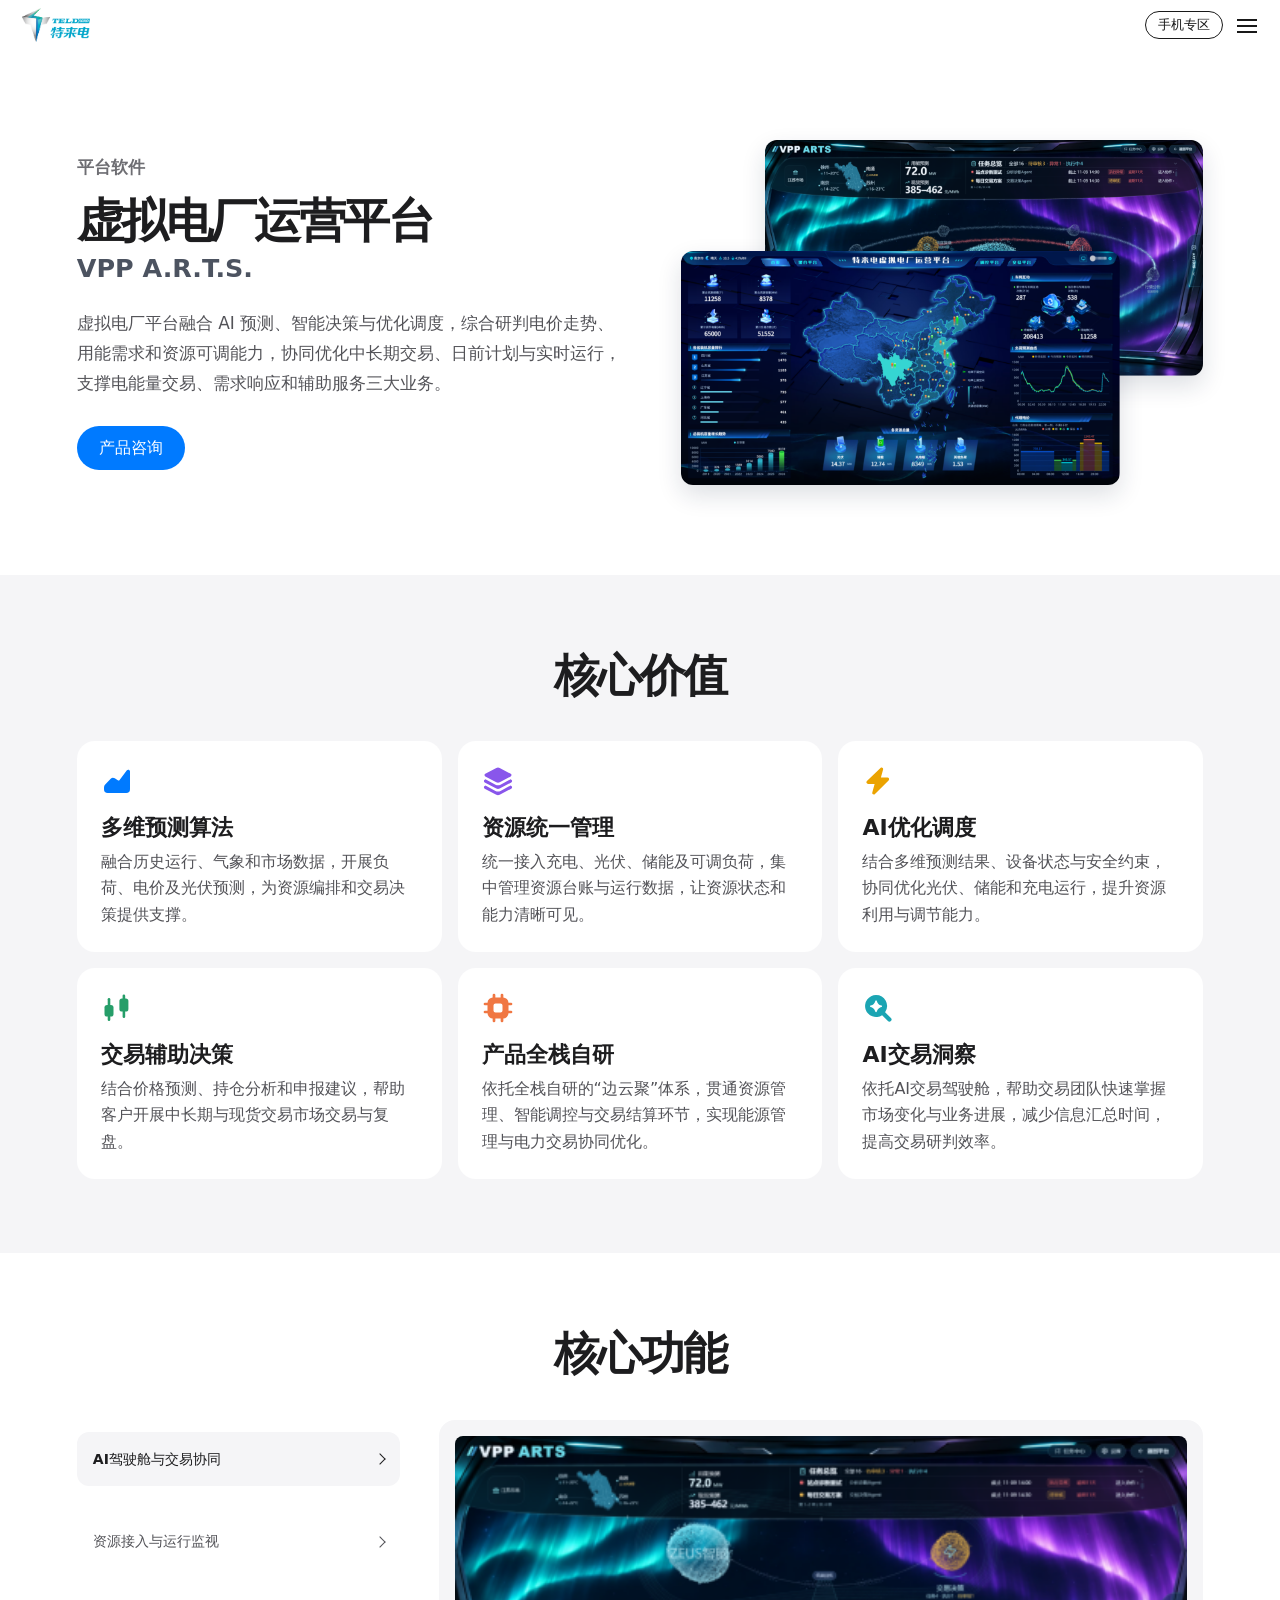
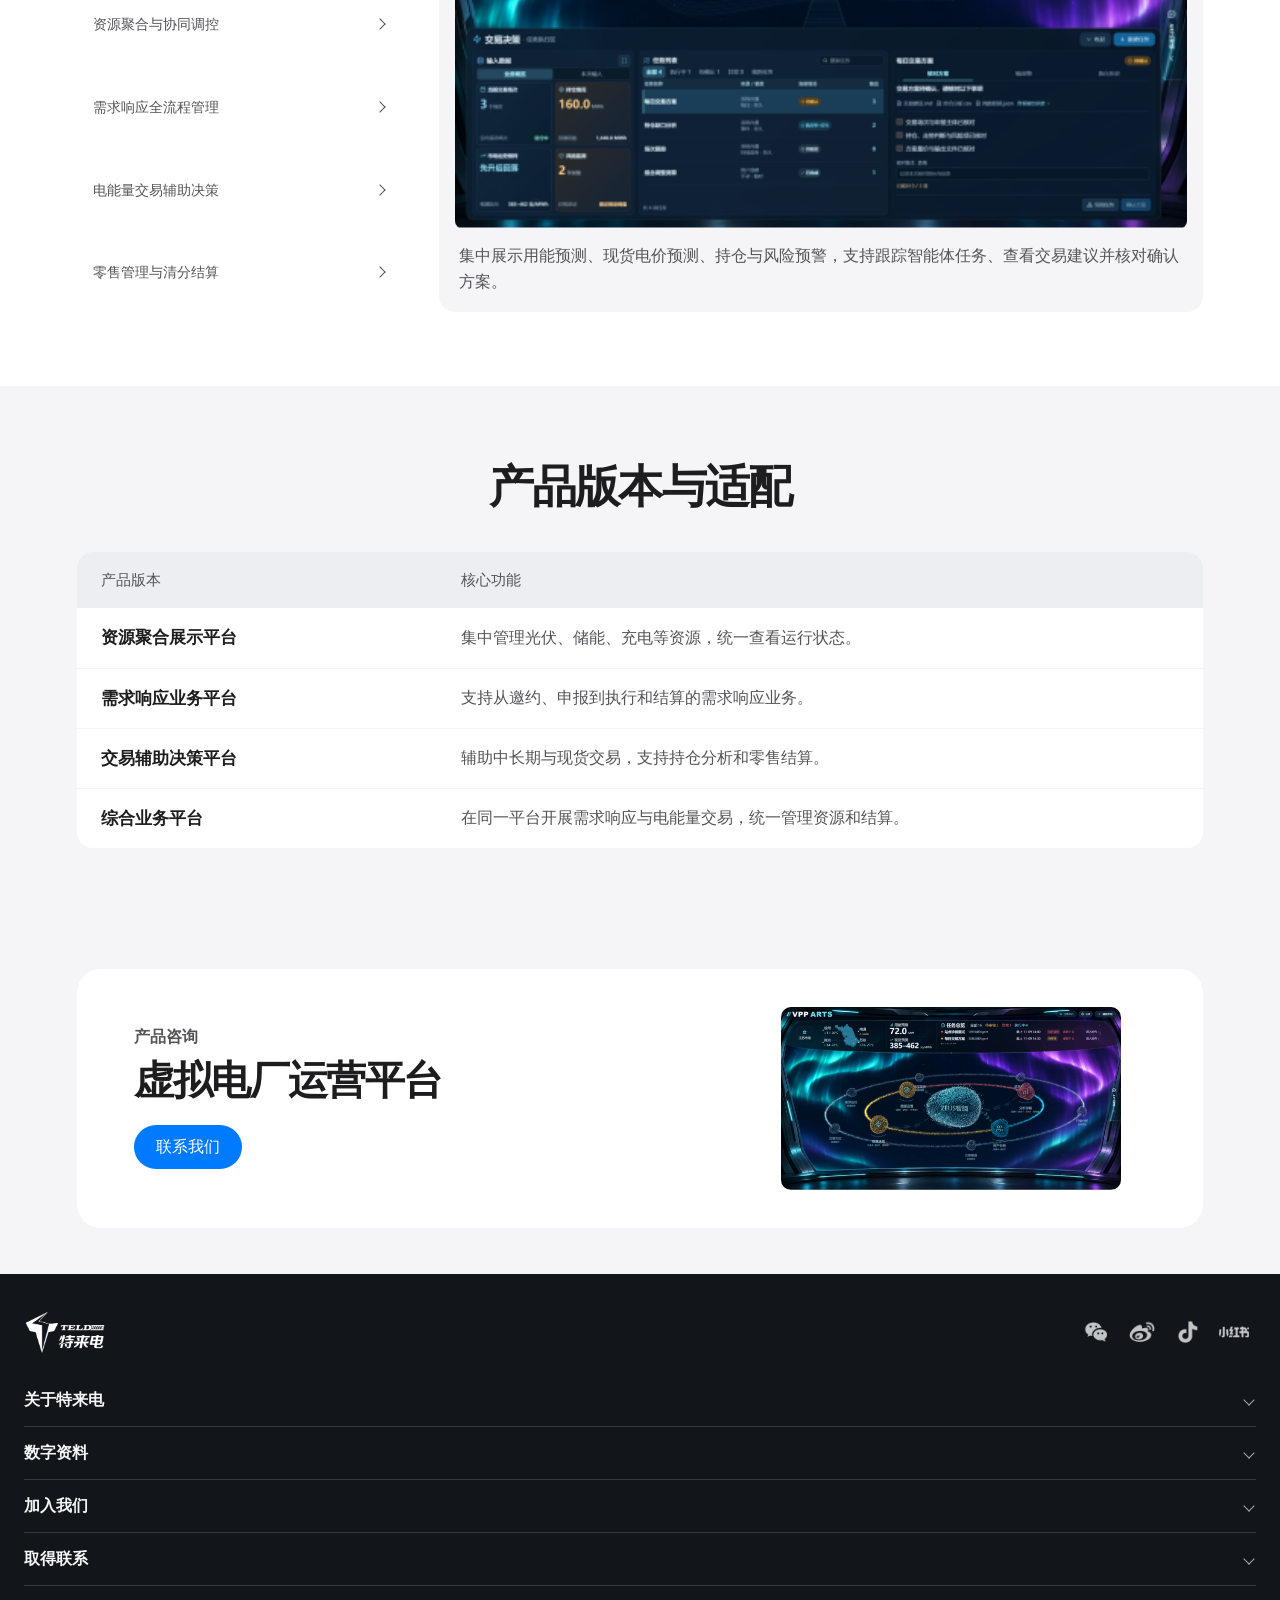
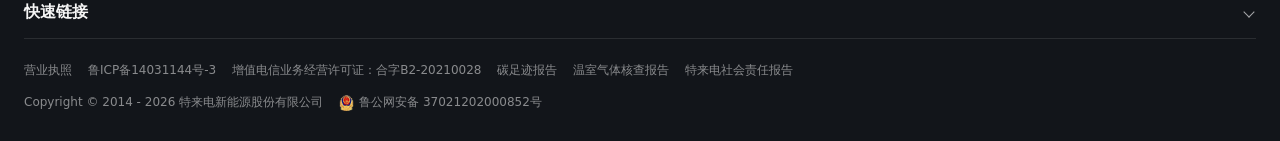
<file: 产品/平台软件/虚拟电厂平台/移动端/index.html>
<!doctype html>
<html lang="zh-CN">
<head>
  <meta charset="utf-8">
  <meta name="viewport" content="width=device-width,initial-scale=1">
  <title>虚拟电厂运营平台 | 特来电</title>
  <link rel="stylesheet" href="assets/css/base.css">
  <link rel="stylesheet" href="assets/css/navigation.css">
  <link rel="stylesheet" href="assets/css/footer.css">
  <link rel="stylesheet" href="assets/css/page.css">
  <script defer src="assets/js/catalog.js"></script>
  <script defer src="assets/js/navigation.js"></script>
  <script defer src="assets/js/footer.js"></script>
  <script defer src="assets/js/drawer.js"></script>
  <script defer src="assets/js/page.js"></script>
</head>
<body class="body-class">
<div id="site">
<header id="site-nav" aria-label="网站导航">
  <div class="tn-bar">
    <div class="tn-bar-inner">
      <a class="tn-logo" href="../../../../首页/index.html" aria-label="特来电首页">
        <img class="tn-color-logo" src="assets/teld-logo-transparent.webp" alt="特来电">
      </a>
      <a class="tn-lang" hidden href="https://www.teld.com/" hreflang="en" aria-label="English" lang="en"><svg viewBox="0 0 24 24" aria-hidden="true" focusable="false"><path fill="currentColor" d="M11.99 2C6.47 2 2 6.48 2 12s4.47 10 9.99 10C17.52 22 22 17.52 22 12S17.52 2 11.99 2m6.93 6h-2.95a15.7 15.7 0 0 0-1.38-3.56A8.03 8.03 0 0 1 18.92 8M12 4.04c.83 1.2 1.48 2.53 1.91 3.96h-3.82c.43-1.43 1.08-2.76 1.91-3.96M4.26 14C4.1 13.36 4 12.69 4 12s.1-1.36.26-2h3.38c-.08.66-.14 1.32-.14 2s.06 1.34.14 2zm.82 2h2.95c.32 1.25.78 2.45 1.38 3.56A8 8 0 0 1 5.08 16m2.95-8H5.08a8 8 0 0 1 4.33-3.56A15.7 15.7 0 0 0 8.03 8M12 19.96c-.83-1.2-1.48-2.53-1.91-3.96h3.82c-.43 1.43-1.08 2.76-1.91 3.96M14.34 14H9.66c-.09-.66-.16-1.32-.16-2s.07-1.35.16-2h4.68c.09.65.16 1.32.16 2s-.07 1.34-.16 2m.25 5.56c.6-1.11 1.06-2.31 1.38-3.56h2.95a8.03 8.03 0 0 1-4.33 3.56M16.36 14c.08-.66.14-1.32.14-2s-.06-1.34-.14-2h3.38c.16.64.26 1.31.26 2s-.1 1.36-.26 2z"/></svg>EN</a>
      <h2 class="tn-mobile-heading" hidden>
        <button type="button" class="tn-dismiss" aria-label="返回主导航">
          <svg viewBox="0 0 24 24" fill="none" aria-hidden="true"><path d="m15 4-8 8 8 8" stroke="currentColor" stroke-width="2" stroke-linecap="round" stroke-linejoin="round"/></svg>
          <span></span>
        </button>
      </h2>
      <div class="tn-tools">
        <a class="tn-phone-zone" aria-disabled="true"><span>手机专区</span></a>
        <button class="tn-toggle" type="button" aria-label="打开导航" aria-expanded="false" aria-controls="tn-drawer">
          <span class="tn-burger" aria-hidden="true"><i></i><i></i><i></i></span>
        </button>
      </div>
    </div>
  </div>
  <div id="tn-drawer" class="tn-drawer" hidden inert>
    <div class="tn-menu-root">
      <nav class="tn-menu-scroll" data-nav-items aria-label="移动主导航">
        <div class="tn-account-fold tn-menu-fold" id="tn-account-options" inert>
          <div class="tn-about-links" data-account-items role="group" aria-label="账号操作"></div>
        </div>
      </nav>
      <button type="button" class="tn-login-pill" data-account>登录</button>
    </div>
    <section id="tn-panel" class="tn-panel" hidden inert></section>
  </div>
</header>
<main class="platform-detail">
  <section class="platform-hero" aria-labelledby="platform-title"><div class="platform-wrap hero-grid">
    <div class="platform-intro"><p class="platform-category">平台软件</p>
      <h1 id="platform-title">虚拟电厂运营平台<span lang="en">VPP A.R.T.S.</span></h1>
      <p class="platform-summary">虚拟电厂平台融合 AI 预测、智能决策与优化调度，综合研判电价走势、用能需求和资源可调能力，协同优化中长期交易、日前计划与实时运行，支撑电能量交易、需求响应和辅助服务三大业务。</p><div class="hero-links"><button type="button" class="platform-primary" aria-haspopup="dialog" aria-controls="consult-dialog">产品咨询</button></div>
    </div>
    <div class="vpp-hero-screens"><button type="button" data-image-preview="VPP ARTS 交易驾驶舱" aria-label="放大VPP ARTS 交易驾驶舱" aria-haspopup="dialog"><img src="assets/product/trading.png" width="1296" height="698" loading="eager" alt="VPP ARTS 交易驾驶舱"></button><button type="button" data-image-preview="虚拟电厂运营平台总览" aria-label="放大虚拟电厂运营平台总览" aria-haspopup="dialog"><img src="assets/product/operations.png" width="1314" height="702" loading="eager" alt="虚拟电厂运营平台总览"></button></div>
  </div></section>
  <section class="platform-section surface-soft" id="platform-value"><div class="platform-wrap">
    <h2>核心价值</h2><div class="vpp-values"><article><svg class="vpp-icon vpp-icon-forecast" viewBox="0 0 32 32" aria-hidden="true"><path d="M3 22.5c0-1.1.4-2.1 1.2-2.9l5.5-5.8a3.2 3.2 0 0 1 4.1-.5l3 1.9a1.4 1.4 0 0 0 1.8-.3l7.3-9.6c.9-1.2 3.1-.6 3.1 1v17.9a3.8 3.8 0 0 1-3.8 3.8H6.8A3.8 3.8 0 0 1 3 24.2Z"/></svg><h3>多维预测算法</h3><p>融合历史运行、气象和市场数据，开展负荷、电价及光伏预测，为资源编排和交易决策提供支撑。</p></article>
<article><svg class="vpp-icon vpp-icon-resources" viewBox="0 0 32 32" aria-hidden="true"><path d="M14.3 2.9a3.6 3.6 0 0 1 3.4 0l11 5.9a1.5 1.5 0 0 1 0 2.64l-11 5.9a3.6 3.6 0 0 1-3.4 0l-11-5.9a1.5 1.5 0 0 1 0-2.64z"/><path d="m3.4 14.3 10.1 5.4a5.35 5.35 0 0 0 5 0l10.1-5.4.7.38a1.55 1.55 0 0 1 0 2.72l-11.6 6.2a3.6 3.6 0 0 1-3.4 0L2.7 17.4a1.55 1.55 0 0 1 0-2.72z"/><path d="m3.4 20.55 10.1 5.4a5.35 5.35 0 0 0 5 0l10.1-5.4.7.38a1.55 1.55 0 0 1 0 2.72l-11.6 6.2a3.6 3.6 0 0 1-3.4 0L2.7 23.65a1.55 1.55 0 0 1 0-2.72z"/></svg><h3>资源统一管理</h3><p>统一接入充电、光伏、储能及可调负荷，集中管理资源台账与运行数据，让资源状态和能力清晰可见。</p></article>
<article><svg class="vpp-icon vpp-icon-dispatch" viewBox="0 0 32 32" aria-hidden="true"><path d="M18.5 2.9c1.2-1.1 3 .1 2.6 1.6l-2.2 8h6.5c1.6 0 2.3 1.8 1.2 2.9L13 29c-1.2 1.2-3.2.1-2.7-1.5l2.3-8.6H6.1c-1.6 0-2.3-1.8-1.2-2.9Z"/></svg><h3>AI优化调度</h3><p>结合多维预测结果、设备状态与安全约束，协同优化光伏、储能和充电运行，提升资源利用与调节能力。</p></article>
<article><svg class="vpp-icon vpp-icon-trading" viewBox="0 0 32 32" aria-hidden="true"><rect x="6.7" y="6" width="2.6" height="23" rx="1.3"/><rect x="3.5" y="13" width="9" height="11.5" rx="2.6"/><rect x="21.6" y="2.5" width="2.6" height="23.5" rx="1.3"/><rect x="18.4" y="6.5" width="9" height="13" rx="2.6"/></svg><h3>交易辅助决策</h3><p>结合价格预测、持仓分析和申报建议，帮助客户开展中长期与现货交易市场交易与复盘。</p></article>
<article><svg class="vpp-icon vpp-icon-chip" viewBox="0 0 32 32" aria-hidden="true"><g fill="none" stroke="currentColor" stroke-linecap="round" stroke-width="2.7"><path d="M12 3v4m8-4v4M12 25v4m8-4v4M3 12h4m-4 8h4m18-8h4m-4 8h4"/></g><path fill-rule="evenodd" d="M11 5.5h10a5.5 5.5 0 0 1 5.5 5.5v10a5.5 5.5 0 0 1-5.5 5.5H11A5.5 5.5 0 0 1 5.5 21V11A5.5 5.5 0 0 1 11 5.5Zm2.5 6a2 2 0 0 0-2 2v5a2 2 0 0 0 2 2h5a2 2 0 0 0 2-2v-5a2 2 0 0 0-2-2Z"/></svg><h3>产品全栈自研</h3><p>依托全栈自研的“边云聚”体系，贯通资源管理、智能调控与交易结算环节，实现能源管理与电力交易协同优化。</p></article>
<article><svg class="vpp-icon vpp-icon-insights" viewBox="0 0 32 32" aria-hidden="true"><path fill-rule="evenodd" d="M14 3a11 11 0 1 0 6.1 20.2l5.8 5.8a2.1 2.1 0 0 0 3-3l-5.8-5.8A11 11 0 0 0 14 3Zm-.6 5.7a.7.7 0 0 1 1.3 0c1.1 3 1.9 3.9 4.9 4.9a.7.7 0 0 1 0 1.3c-3 1-3.8 1.9-4.9 4.9a.7.7 0 0 1-1.3 0c-1-3-1.8-3.9-4.9-4.9a.7.7 0 0 1 0-1.3c3.1-1 3.9-1.9 4.9-4.9Z"/></svg><h3>AI交易洞察</h3><p>依托AI交易驾驶舱，帮助交易团队快速掌握市场变化与业务进展，减少信息汇总时间，提高交易研判效率。</p></article></div>
  </div></section>
  <section class="platform-section" id="platform-capabilities"><div class="platform-wrap">
    <h2>核心功能</h2><div class="vpp-features"><button type="button" id="vpp-trigger-0" class="vpp-feature-trigger" aria-expanded="true" aria-controls="vpp-feature-0">AI驾驶舱与交易协同<span aria-hidden="true"></span></button>
          <div id="vpp-feature-0" class="vpp-feature-panel" role="region" aria-labelledby="vpp-trigger-0">
            <button type="button" data-image-preview="AI驾驶舱与交易协同界面" aria-label="放大AI驾驶舱与交易协同界面" aria-haspopup="dialog"><img src="assets/product/cockpit.png" width="482" height="259" loading="lazy" alt="AI驾驶舱与交易协同界面"></button>
            <p>集中展示用能预测、现货电价预测、持仓与风险预警，支持跟踪智能体任务、查看交易建议并核对确认方案。</p>
          </div>
<button type="button" id="vpp-trigger-1" class="vpp-feature-trigger" aria-expanded="false" aria-controls="vpp-feature-1">资源接入与运行监视<span aria-hidden="true"></span></button>
          <div id="vpp-feature-1" class="vpp-feature-panel" role="region" aria-labelledby="vpp-trigger-1" hidden>
            <button type="button" data-image-preview="资源接入与运行监视界面" aria-label="放大资源接入与运行监视界面" aria-haspopup="dialog"><img src="assets/product/resources.png" width="451" height="242" loading="lazy" alt="资源接入与运行监视界面"></button>
            <p>统一管理多类型资源与业务主体，查看运行状态和历史功率曲线，支持资源数据查询与导出。</p>
          </div>
<button type="button" id="vpp-trigger-2" class="vpp-feature-trigger" aria-expanded="false" aria-controls="vpp-feature-2">资源聚合与协同调控<span aria-hidden="true"></span></button>
          <div id="vpp-feature-2" class="vpp-feature-panel" role="region" aria-labelledby="vpp-trigger-2" hidden>
            <button type="button" data-image-preview="资源聚合与协同调控界面" aria-label="放大资源聚合与协同调控界面" aria-haspopup="dialog"><img src="assets/product/dispatch.png" width="450" height="242" loading="lazy" alt="资源聚合与协同调控界面"></button>
            <p>协同充电、储能与微网运行，按设备约束和调度要求组织功率调节，支持查询历史计划及指令。</p>
          </div>
<button type="button" id="vpp-trigger-3" class="vpp-feature-trigger" aria-expanded="false" aria-controls="vpp-feature-3">需求响应全流程管理<span aria-hidden="true"></span></button>
          <div id="vpp-feature-3" class="vpp-feature-panel" role="region" aria-labelledby="vpp-trigger-3" hidden>
            <button type="button" data-image-preview="需求响应全流程管理界面" aria-label="放大需求响应全流程管理界面" aria-haspopup="dialog"><img src="assets/product/response.png" width="451" height="242" loading="lazy" alt="需求响应全流程管理界面"></button>
            <p>管理邀约与资源配置，生成基线和响应计划，衔接申报、执行监视及考核，形成完整业务流程。</p>
          </div>
<button type="button" id="vpp-trigger-4" class="vpp-feature-trigger" aria-expanded="false" aria-controls="vpp-feature-4">电能量交易辅助决策<span aria-hidden="true"></span></button>
          <div id="vpp-feature-4" class="vpp-feature-panel" role="region" aria-labelledby="vpp-trigger-4" hidden>
            <button type="button" data-image-preview="电能量交易辅助决策界面" aria-label="放大电能量交易辅助决策界面" aria-haspopup="dialog"><img src="assets/product/market.png" width="450" height="242" loading="lazy" alt="电能量交易辅助决策界面"></button>
            <p>支持中长期交易电量分解、竞价挂牌及持仓分析，结合现货价格预测，为交易申报提供辅助。</p>
          </div>
<button type="button" id="vpp-trigger-5" class="vpp-feature-trigger" aria-expanded="false" aria-controls="vpp-feature-5">零售管理与清分结算<span aria-hidden="true"></span></button>
          <div id="vpp-feature-5" class="vpp-feature-panel" role="region" aria-labelledby="vpp-trigger-5" hidden>
            <button type="button" data-image-preview="零售管理与清分结算界面" aria-label="放大零售管理与清分结算界面" aria-haspopup="dialog"><img src="assets/product/settlement.png" width="450" height="243" loading="lazy" alt="零售管理与清分结算界面"></button>
            <p>管理零售套餐和用户签约，跟踪用能成本，核算市场费用及需求响应收益，支持分配与对账。</p>
          </div></div>
  </div></section>
  <section class="platform-section surface-soft" id="platform-versions"><div class="platform-wrap">
    <h2 id="versions-heading">产品版本与适配</h2><div class="vpp-table"><table aria-labelledby="versions-heading"><thead><tr><th scope="col">产品版本</th><th scope="col">核心功能</th></tr></thead><tbody><tr><th scope="row">资源聚合展示平台</th><td>集中管理光伏、储能、充电等资源，统一查看运行状态。</td></tr>
<tr><th scope="row">需求响应业务平台</th><td>支持从邀约、申报到执行和结算的需求响应业务。</td></tr>
<tr><th scope="row">交易辅助决策平台</th><td>辅助中长期与现货交易，支持持仓分析和零售结算。</td></tr>
<tr><th scope="row">综合业务平台</th><td>在同一平台开展需求响应与电能量交易，统一管理资源和结算。</td></tr></tbody></table></div>
  </div></section>
  <section class="platform-section platform-consult" id="platform-consult"><div class="platform-wrap consult-card">
    <div class="consult-copy"><h2 id="consult-heading">产品咨询</h2><p class="consult-product">虚拟电厂运营平台</p><button type="button" class="platform-primary" aria-haspopup="dialog" aria-controls="consult-dialog">联系我们</button></div>
    <img class="consult-visual" src="assets/product/trading.png" width="1296" height="698" loading="lazy" alt="VPP ARTS 交易驾驶舱">
  </div></section>
<dialog id="consult-dialog" class="consult-dialog" aria-labelledby="consult-dialog-title">
  <div class="consult-dialog-body">
    <form method="dialog"><button type="submit" class="consult-close" aria-label="关闭产品咨询" autofocus><svg viewBox="0 0 24 24" width="20" height="20" aria-hidden="true"><path d="m6 6 12 12M18 6 6 18" fill="none" stroke="currentColor" stroke-width="2.4" stroke-linecap="round"/></svg></button></form>
    <p class="consult-context">虚拟电厂运营平台</p>
    <h2 id="consult-dialog-title">产品咨询</h2>
    <div class="consult-contact"><a class="platform-primary" href="https://www.teld.cn/www/contactus">联系特来电</a></div>
  </div>
</dialog>
<dialog class="image-viewer" aria-labelledby="viewer-title">
  <header class="viewer-bar">
    <strong id="viewer-title"></strong>
    <button type="button" class="viewer-close" aria-label="关闭大图" autofocus>
      <svg viewBox="0 0 24 24" width="22" height="22" aria-hidden="true" focusable="false"><path d="M5 5l14 14M19 5L5 19" fill="none" stroke="currentColor" stroke-width="2" stroke-linecap="round"/></svg>
    </button>
  </header>
  <div class="viewer-stage"><img alt=""></div>
</dialog>
</main><footer id="site-footer" aria-label="网站页尾">
  <div class="foot-inner">
    <div class="foot-main">
      <div class="foot-brand">
        <img class="foot-logo" src="assets/footer/teld-white.png" width="500" height="257" alt="特来电">
        <div class="foot-social" role="group" aria-label="社交平台">
          <div class="foot-wechat"><button type="button" aria-label="微信" aria-expanded="false" aria-controls="foot-qr"><img src="assets/footer/wx.png" width="44" height="44" alt=""></button><a href="https://mp.weixin.qq.com/mp/homepage?__biz=MzA3ODMyMDA3NA==&amp;hid=7&amp;sn=8047c7492e58208d27caa483e89d8bbd" target="_blank" rel="noopener" class="foot-wechat-link" aria-label="微信"><img src="assets/footer/wx.png" width="44" height="44" alt=""></a><div id="foot-qr" hidden><img loading="lazy" width="112" height="112" src="assets/media/teld-official-index-qr-wechat.png" alt="特来电微信公众号二维码"></div></div>
          <a href="https://weibo.com/u/7389485089" target="_blank" rel="noopener" aria-label="微博" title="微博"><img src="assets/footer/wb.png" width="44" height="44" alt=""></a>
          <a href="https://v.douyin.com/Dwgt5Pa/" target="_blank" rel="noopener" aria-label="抖音" title="抖音"><img src="assets/footer/dy.png" width="44" height="44" alt=""></a>
          <a href="https://www.xiaohongshu.com/user/profile/63ddc0f50000000026006560" target="_blank" rel="noopener" aria-label="小红书" title="小红书"><img src="assets/footer/xhs.png" width="44" height="44" alt=""></a>
        </div>
      </div>
      <nav class="foot-groups" aria-label="页尾导航">
        <section class="foot-group">
          <h2><button type="button" aria-controls="foot-group-0" aria-expanded="false">关于特来电</button></h2>
          <div class="foot-fold" inert>
            <ul id="foot-group-0">
              <li><a href="https://www.teld.cn/www/about" target="_blank" rel="noopener" >企业简介</a></li>
              <li><a href="https://www.teld.cn/www/ecological" target="_blank" rel="noopener" >生态党建</a></li>
              <li><a href="https://www.teld.cn/www/enCulture" target="_blank" rel="noopener">企业文化</a></li>
              <li><a href="https://www.teld.cn/www/dynamicNew" target="_blank" rel="noopener" >企业资讯</a></li>
            </ul>
          </div>
        </section>
        <section class="foot-group">
          <h2><button type="button" aria-controls="foot-group-1" aria-expanded="false">数字资料</button></h2>
          <div class="foot-fold" inert>
            <ul id="foot-group-1">
              <li><button type="button" data-foot-video>形象视频首帧</button></li>
              <li><a href="https://www.teld.cn/www/chargeNetwork" target="_blank" rel="noopener" >充电网络</a></li>
              <li><a href="https://book.yunzhan365.com/bookcase/spbu/index.html" target="_blank" rel="noopener" >产品手册</a></li>
            </ul>
          </div>
        </section>
        <section class="foot-group">
          <h2><button type="button" aria-controls="foot-group-2" aria-expanded="false">加入我们</button></h2>
          <div class="foot-fold" inert>
            <ul id="foot-group-2">
              <li><a href="https://hr.teld.cn/recruit#/index" target="_blank" rel="noopener" >人才计划</a></li>
              <li><a href="https://hr.teld.cn/recruit#/portal_job_list?job_class=_HB5_Y2FtcHVz" target="_blank" rel="noopener" >校园招聘</a></li>
              <li><a href="https://hr.teld.cn/recruit#/portal_job_list?job_class=_HB5_c29j!WFs" target="_blank" rel="noopener" >社会招聘</a></li>
            </ul>
          </div>
        </section>
        <section class="foot-group">
          <h2><button type="button" aria-controls="foot-group-3" aria-expanded="false">取得联系</button></h2>
          <div class="foot-fold" inert>
            <ul id="foot-group-3">
              <li><a href="https://www.teld.cn/www/contactus" target="_blank" rel="noopener" >联系我们</a></li>
            </ul>
          </div>
        </section>
        <section class="foot-group">
          <h2><button type="button" aria-controls="foot-group-4" aria-expanded="false">快速链接</button></h2>
          <div class="foot-fold" inert>
            <ul id="foot-group-4">
              <li><a href="https://cv.teld.cn/module/Pictivity.html#/ActivityPage3?hiCode=yszcteld" target="_blank" rel="noopener" >隐私政策</a></li>
              <li><a href="https://cv.teld.cn/module/Pictivity.html#/ActivityPage3?hiCode=TeldSupervison" target="_blank" rel="noopener" >监察举报</a></li>
            </ul>
          </div>
        </section>
      </nav>
    </div>
    <div class="foot-meta">
      <div class="foot-docs">
        <a href="https://resource.teld.cn/telddoc/107/02b5aec5c0d445a791cc689589db7da0.html" target="_blank" rel="noopener" >营业执照</a>
        <a href="https://beian.miit.gov.cn/" target="_blank" rel="noopener" >鲁ICP备14031144号-3</a>
        <a href="https://dxzhgl.miit.gov.cn/#/home" target="_blank" rel="noopener" >增值电信业务经营许可证：合字B2-20210028</a>
        <a href="https://resource.teld.cn/telddoc/107/碳足迹报告.zip" target="_blank" rel="noopener" >碳足迹报告</a>
        <a href="https://resource.teld.cn/telddoc/107/青岛特来电新能源温室气体核查声明.pdf" target="_blank" rel="noopener" >温室气体核查报告</a>
        <a href="https://resource.teld.cn/telddoc/107/特来电社会责任报告（ESG报告）2021.pdf" target="_blank" rel="noopener" >特来电社会责任报告</a>
      </div>
      <div class="foot-registration">
        <span>Copyright © 2014 - <span data-foot-year>2026</span> 特来电新能源股份有限公司</span>
        <a href="https://www.beian.gov.cn/portal/registerSystemInfo?recordcode=37021202000852" target="_blank" rel="noopener" class="foot-police"><img src="assets/media/police.png" alt="" width="15" height="16"> 鲁公网安备 37021202000852号</a>
      </div>
    </div>
  </div>
  <dialog class="foot-film" aria-label="形象视频首帧">
    <button type="button" aria-label="关闭形象视频" autofocus>×</button>
    <img  class="preview-still" src="../../../../media/teld-official-index-intr-4k.jpg" alt="视频首帧">
  </dialog>
</footer>
</div>
<svg width="0" height="0" style="position:absolute" aria-hidden="true" xmlns="http://www.w3.org/2000/svg">
  <!-- Font Awesome Free 6 Solid by Fonticons, Inc. https://fontawesome.com/ — CC BY 4.0. See solution-icons-LICENSE.txt. -->
  <symbol id="city" viewBox="-61.123 -110.642 754.85 754.85"><path fill="currentColor" d="M480 48c0-26.5-21.5-48-48-48h-96c-26.5 0-48 21.5-48 48v48h-64V24c0-13.3-10.7-24-24-24s-24 10.7-24 24v72h-64V24c0-13.3-10.7-24-24-24S64 10.7 64 24v72H48c-26.5 0-48 21.5-48 48v320c0 26.5 21.5 48 48 48h544c26.5 0 48-21.5 48-48V240c0-26.5-21.5-48-48-48H480zm96 320v32c0 8.8-7.2 16-16 16h-32c-8.8 0-16-7.2-16-16v-32c0-8.8 7.2-16 16-16h32c8.8 0 16 7.2 16 16m-336 48h-32c-8.8 0-16-7.2-16-16v-32c0-8.8 7.2-16 16-16h32c8.8 0 16 7.2 16 16v32c0 8.8-7.2 16-16 16m-112-16c0 8.8-7.2 16-16 16H80c-8.8 0-16-7.2-16-16v-32c0-8.8 7.2-16 16-16h32c8.8 0 16 7.2 16 16zm432-144c8.8 0 16 7.2 16 16v32c0 8.8-7.2 16-16 16h-32c-8.8 0-16-7.2-16-16v-32c0-8.8 7.2-16 16-16zm-304-80v32c0 8.8-7.2 16-16 16h-32c-8.8 0-16-7.2-16-16v-32c0-8.8 7.2-16 16-16h32c8.8 0 16 7.2 16 16m-144-16c8.8 0 16 7.2 16 16v32c0 8.8-7.2 16-16 16H80c-8.8 0-16-7.2-16-16v-32c0-8.8 7.2-16 16-16zm144 144c0 8.8-7.2 16-16 16h-32c-8.8 0-16-7.2-16-16v-32c0-8.8 7.2-16 16-16h32c8.8 0 16 7.2 16 16zm-144 16H80c-8.8 0-16-7.2-16-16v-32c0-8.8 7.2-16 16-16h32c8.8 0 16 7.2 16 16v32c0 8.8-7.2 16-16 16m304-48v32c0 8.8-7.2 16-16 16h-32c-8.8 0-16-7.2-16-16v-32c0-8.8 7.2-16 16-16h32c8.8 0 16 7.2 16 16M400 64c8.8 0 16 7.2 16 16v32c0 8.8-7.2 16-16 16h-32c-8.8 0-16-7.2-16-16V80c0-8.8 7.2-16 16-16zm16 112v32c0 8.8-7.2 16-16 16h-32c-8.8 0-16-7.2-16-16v-32c0-8.8 7.2-16 16-16h32c8.8 0 16 7.2 16 16"/></symbol>
  <symbol id="truck-moving" viewBox="-59.461 -116.12 738.33 738.33"><path fill="currentColor" d="M64 32C28.7 32 0 60.7 0 96v304c0 44.2 35.8 80 80 80c26.2 0 49.4-12.6 64-32c14.6 19.4 37.8 32 64 32c44.2 0 80-35.8 80-80c0-5.5-.6-10.8-1.6-16h163.2c-1 5.2-1.6 10.5-1.6 16c0 44.2 35.8 80 80 80s80-35.8 80-80c0-5.5-.6-10.8-1.6-16h1.6c17.7 0 32-14.3 32-32v-90.3c0-9.2-3.2-18.2-9-25.3l-58.8-71.8c-10.6-13-26.5-20.5-43.3-20.5L480 144V96c0-35.3-28.7-64-64-64zm521 224H480v-64h48.8c2.4 0 4.7 1.1 6.2 2.9zm-57 112a32 32 0 1 1 0 64a32 32 0 1 1 0-64m-352 32a32 32 0 1 1 64 0a32 32 0 1 1-64 0m-96-32a32 32 0 1 1 0 64a32 32 0 1 1 0-64"/></symbol>
  <symbol id="house-chimney" viewBox="-48.712 -80.544 679.304 679.304"><path fill="currentColor" d="M543.8 287.6c17 0 32-14 32-32.1c1-9-3-17-11-24L512 185V64c0-17.7-14.3-32-32-32h-32c-17.7 0-32 14.3-32 32v36.7L309.5 7c-6-5-14-7-21-7s-15 1-22 8L10 231.5c-7 7-10 15-10 24c0 18 14 32.1 32 32.1h32v69.7c-.1.9-.1 1.8-.1 2.8v112c0 22.1 17.9 40 40 40h16c1.2 0 2.4-.1 3.6-.2c1.5.1 3 .2 4.5.2h55.9c22.1 0 40-17.9 40-40v-88c0-17.7 14.3-32 32-32h64c17.7 0 32 14.3 32 32v88c0 22.1 17.9 40 40 40h56.5c1.4 0 2.8 0 4.2-.1c1.1.1 2.2.1 3.3.1h16c22.1 0 40-17.9 40-40v-16.2c.3-2.6.5-5.3.5-8.1l-.7-160.2h32z"/></symbol>
  <!-- Microgrid panel artwork supplied by the designer. -->
  <symbol id="solar-panel" viewBox="-27.501 -33.235 1078.773 1078.773"><path fill="currentColor" d="M196.388571 683.154286h631.296c35.547429 0 55.881143-27.940571 50.834286-71.972572-3.437714-29.988571-6.802286-59.977143-11.849143-87.990857l-25.453714-166.034286c-8.411429-55.515429-16.896-111.030857-25.380571-166.034285-6.729143-39.936-23.698286-58.002286-57.490286-58.002286H264.045714c-32.182857 0-50.761143 20.041143-55.808 58.002286l-4.096 26.404571c-8.777143 56.758857-17.334857 112.493714-24.722285 169.691429-11.849143 73.947429-23.698286 147.968-33.792 223.963428-6.802286 44.032 13.531429 72.045714 50.761142 72.045715z m740.205715-137.216l11.264 63.268571c5.12 31.963429 5.12 62.025143-3.364572 92.013714-16.896 58.002286-52.443429 87.990857-106.642285 87.990858H563.638857l22.016 72.045714h155.794286c18.578286 0 33.792 19.968 33.792 41.984 0 21.942857-15.213714 41.984-33.865143 41.984H282.697143c-11.849143 1.974857-23.698286-8.045714-30.500572-19.968a45.933714 45.933714 0 0 1 0-42.057143c6.802286-11.995429 18.651429-19.968 30.500572-19.968h155.721143l21.942857-72.045714H189.659429c-77.824 0-125.220571-64-115.053715-157.988572 5.266286-43.739429 13.677714-88.722286 21.942857-132.973714l6.802286-37.010286c8.484571-46.08 16.530286-91.574857 24.576-137.069714 8.045714-45.494857 16.091429-90.989714 24.502857-136.996571C164.205714 119.222857 211.602286 73.142857 269.165714 73.142857h489.179429c55.808 0 103.204571 46.006857 115.053714 111.981714 20.187429 120.905143 41.545143 240.347429 63.195429 360.813715z m-181.833143-192.804572H568.612571c-25.380571 0-38.985143-16.018286-40.667428-47.981714 0-17.042286-0.365714-33.499429-0.804572-50.029714a1930.386286 1930.386286 0 0 1-0.877714-50.029715c0-25.965714 11.849143-41.984 33.865143-41.984h177.737143c20.333714 0 33.865143 14.043429 37.229714 40.009143l1.901714 13.458286c4.388571 31.085714 8.704 61.074286 11.629715 92.525714 1.682286 28.013714-10.166857 44.032-33.865143 44.032z m-309.76 4.022857H262.217143c-23.698286 0-37.229714-20.041143-33.865143-50.029714 1.755429-16.018286 3.803429-32.036571 5.924571-47.981714 2.194286-16.091429 4.242286-32.036571 5.924572-48.054857 3.437714-29.988571 18.651429-46.006857 42.349714-46.006857H453.485714c25.380571 0 37.302857 16.091429 37.302857 46.08v91.940571c-1.755429 38.034286-15.36 54.052571-45.787428 54.052571z m-187.830857 40.009143H458.605714c18.578286 0 33.792 17.993143 35.474286 41.984 0 50.029714 0 102.034286-1.682286 151.990857 0 23.990857-18.578286 42.057143-38.912 42.057143H235.154286c-23.698286 0-38.912-18.066286-35.547429-46.08 5.12-49.956571 11.849143-101.961143 18.651429-151.990857 3.364571-19.968 21.942857-38.034286 38.912-38.034286z m499.273143-5.997714c32.182857-2.048 50.834286 19.968 54.125714 53.979429 1.828571 15.433143 3.803429 30.866286 5.851428 46.299428 3.657143 28.379429 7.314286 56.466286 9.508572 83.675429 3.291429 29.988571-13.604571 52.004571-38.985143 52.004571h-204.8c-32.182857 0-49.078857-19.968-49.078857-58.002286 0-19.968-0.438857-39.936-0.877714-59.977142-0.438857-19.968-0.804571-40.009143-0.804572-59.977143 0-40.009143 15.213714-58.002286 47.396572-58.002286 19.748571 0 39.497143 0.219429 59.245714 0.438857 39.497143 0.438857 78.994286 0.877714 118.491428-0.438857z"/></symbol>
  <symbol id="road" viewBox="-48.751 -72.807 673.503 673.503"><path fill="currentColor" d="M256 32h-74.8c-27.1 0-51.3 17.1-60.3 42.6L3.1 407.2c-2 5.8-3.1 12-3.1 18.2C0 455.5 24.5 480 54.6 480H256v-64c0-17.7 14.3-32 32-32s32 14.3 32 32v64h201.4c30.2 0 54.6-24.5 54.6-54.6c0-6.2-1.1-12.4-3.1-18.2L455.1 74.6C446 49.1 421.9 32 394.8 32H320v64c0 17.7-14.3 32-32 32s-32-14.3-32-32zm64 192v64c0 17.7-14.3 32-32 32s-32-14.3-32-32v-64c0-17.7 14.3-32 32-32s32 14.3 32 32"/></symbol>
  <!-- Software icons from Font Awesome Free, Phosphor Icons and Material Design Icons; see solution-icons-LICENSE.txt. -->
  <!-- Custom silhouette for the autonomous delivery vehicle. -->
  <symbol id="autonomous-delivery" viewBox="-0.811 -1.115 33.832 33.832">
    <g fill="currentColor">
      <path d="M13 4a1 1 0 0 1 1-1h4a1 1 0 0 1 1 1v2h-1.5v1.5h-3V6H13z"/>
      <path fill-rule="evenodd" d="M10 7h14.8c2.5 0 4.3 1.6 4.6 4.1l1 10.1c.2 1.9-.6 3.2-1.9 3.7a4.6 4.6 0 0 0-9.2.1H12a4.6 4.6 0 0 0-9.2-.2c-1-.5-1.6-1.5-1.5-2.8l.5-5.9c.1-1.4.5-2.6 1.2-3.9L4.6 9.5C5.7 7.8 7.3 7 10 7Zm-1.3 3c-1.1 0-1.8.4-2.4 1.3l-1.7 3.1c-.3.6-.5 1.1-.5 1.9h5.6l.9-6.3z"/>
      <circle cx="7.4" cy="25.1" r="3.1"/><circle cx="23.9" cy="25.1" r="3.1"/>
    </g>
  </symbol>
  <symbol id="energy-dispatch" viewBox="0.344 -0.19 31.477 31.477"><g transform="translate(1 3) scale(0.0520833)"><path fill="currentColor" d="M0 80c0-26.5 21.5-48 48-48h96c26.5 0 48 21.5 48 48v16h192V80c0-26.5 21.5-48 48-48h96c26.5 0 48 21.5 48 48v96c0 26.5-21.5 48-48 48h-96c-26.5 0-48-21.5-48-48v-16H192v16c0 1.7-.1 3.4-.3 5L272 288h96c26.5 0 48 21.5 48 48v96c0 26.5-21.5 48-48 48h-96c-26.5 0-48-21.5-48-48v-96c0-1.7.1-3.4.3-5L144 224H48c-26.5 0-48-21.5-48-48z"/></g></symbol>
  <symbol id="battery-storage" viewBox="-0.546 -0.433 24.866 24.866"><path fill="currentColor" fill-rule="evenodd" d="M3.35 5.15h15.2c1.02 0 1.85.83 1.85 1.85v2.05h1.05c.64 0 1.15.51 1.15 1.15v3.6c0 .64-.51 1.15-1.15 1.15H20.4V17c0 1.02-.83 1.85-1.85 1.85H3.35A1.85 1.85 0 0 1 1.5 17V7c0-1.02.83-1.85 1.85-1.85Z
M11.88 7.94a.54.54 0 0 1 .9.4v2.54h1.38a.54.54 0 0 1 .38.93l-4.28 4.24a.54.54 0 0 1-.92-.38v-2.55H8.02a.54.54 0 0 1-.38-.92Z"/></symbol>
  <symbol id="parking-barrier" viewBox="-0.899 -0.121 24.216 24.216"><path fill="currentColor" fill-rule="evenodd" d="M2.3 7.45a3.9 3.9 0 0 1 6.85-2.55H21a1.8 1.8 0 0 1 1.8 1.8v2.95a1.8 1.8 0 0 1-1.8 1.8H10.1v6.8h.6c.6 0 1.1.5 1.1 1.1v1.55H.8v-1.55c0-.6.5-1.1 1.1-1.1h.4Z
M7.5 7.65a1.25 1.25 0 1 0-2.5 0 1.25 1.25 0 0 0 2.5 0Z
M10.1 6.65l1.65 3.05h1.85l-1.65-3.05Z M14.65 6.65l1.65 3.05h1.85L16.5 6.65Z"/></symbol>
  <symbol id="ai-assistant" viewBox="-0.461 -1.574 26.323 26.323"><path fill="currentColor" d="M13.5 3q.606.002 1.19.084a3 3 0 0 0 1.34 4.755l.378.129a1 1 0 0 1 .624.624l.13.378a3 3 0 0 0 4.753 1.339q.084.584.085 1.191a8.5 8.5 0 0 1-8.5 8.5H13v1a1 1 0 0 1-1 1C6.984 22 2 18.087 2 11.5A8.5 8.5 0 0 1 10.5 3zm-5 7a1.5 1.5 0 1 0 0 3a1.5 1.5 0 0 0 0-3m7 0a1.5 1.5 0 1 0 0 3a1.5 1.5 0 0 0 0-3M20 1a1 1 0 0 1 .946.677l.13.378c.3.879.99 1.57 1.87 1.87l.377.129a1 1 0 0 1 0 1.892l-.378.13c-.879.3-1.57.99-1.87 1.87l-.129.377a1 1 0 0 1-1.892 0l-.13-.378a3 3 0 0 0-1.87-1.87l-.377-.129a1 1 0 0 1 0-1.892l.378-.13c.879-.3 1.57-.99 1.87-1.87l.129-.377A1 1 0 0 1 20 1"/></symbol>
  <symbol id="cooling-tower" viewBox="-0.684 -0.103 25.362 25.362"><path fill="currentColor" fill-rule="evenodd" d="M5.15 3.9c-.17-.64.28-1.18.94-1.23a72 72 0 0 1 11.82 0c.66.05 1.11.59.94 1.23-1.55 5.64-1.4 9.54 2.52 16.5.36.64-.03 1.38-.77 1.46-5.72.58-11.48.58-17.2 0-.74-.08-1.13-.82-.77-1.46 3.92-6.96 4.07-10.86 2.52-16.5Z M13.12 8.04c.31-.33.83-.05.72.39l-.78 3.03h1.68c.46 0 .67.53.36.86l-4.24 4.5c-.31.33-.83.05-.72-.39l.78-3.03H9.24c-.46 0-.67-.53-.36-.86Z"/></symbol>
  <!-- Partnership icons: Font Awesome 6 Free Solid, CC BY 4.0. See solution-icons-LICENSE.txt. -->
  <symbol id="handshake-simple" viewBox="-13.921 -80.248 668.189 668.189"><path fill="currentColor" d="m323.4 85.2l-96.8 78.4c-16.1 13-19.2 36.4-7 53.1c12.9 17.8 38 21.3 55.3 7.8l99.3-77.2c7-5.4 17-4.2 22.5 2.8s4.2 17-2.8 22.5L373 188.8L550.2 352H592c26.5 0 48-21.5 48-48V176c0-26.5-21.5-48-48-48h-80.7l-3.9-2.5L434.8 79c-15.3-9.8-33.2-15-51.4-15c-21.8 0-43 7.5-60 21.2m22.8 124.4l-51.7 40.2c-31.5 24.6-77.2 18.2-100.8-14.2c-22.2-30.5-16.6-73.1 12.7-96.8l83.2-67.3c-11.6-4.9-24.1-7.4-36.8-7.4C234 64 215.7 69.6 200 80l-72 48H48c-26.5 0-48 21.5-48 48v128c0 26.5 21.5 48 48 48h108.2l91.4 83.4c19.6 17.9 49.9 16.5 67.8-3.1c5.5-6.1 9.2-13.2 11.1-20.6l17 15.6c19.5 17.9 49.9 16.6 67.8-2.9c4.5-4.9 7.8-10.6 9.9-16.5c19.4 13 45.8 10.3 62.1-7.5c17.9-19.5 16.6-49.9-2.9-67.8z"/></symbol>
  <symbol id="user-tie" viewBox="-55.689 -11.653 559.374 559.374"><path fill="currentColor" d="M96 128a128 128 0 1 0 256 0a128 128 0 1 0-256 0m94.5 200.2l18.6 31l-33.3 123.9l-36-146.9c-2-8.1-9.8-13.4-17.9-11.3C51.9 342.4 0 405.8 0 481.3c0 17 13.8 30.7 30.7 30.7h386.6c17 0 30.7-13.8 30.7-30.7c0-75.5-51.9-138.9-121.9-156.4c-8.1-2-15.9 3.3-17.9 11.3l-36 146.9l-33.3-123.9l18.6-31c6.4-10.7-1.3-24.2-13.7-24.2h-39.5c-12.4 0-20.1 13.6-13.7 24.2z"/></symbol>
  <symbol id="users" viewBox="-15.872 -76.737 672.88 672.88"><path fill="currentColor" d="M144 0a80 80 0 1 1 0 160a80 80 0 1 1 0-160m368 0a80 80 0 1 1 0 160a80 80 0 1 1 0-160M0 298.7C0 239.8 47.8 192 106.7 192h42.7c15.9 0 31 3.5 44.6 9.7c-1.3 7.2-1.9 14.7-1.9 22.3c0 38.2 16.8 72.5 43.3 96H21.3C9.6 320 0 310.4 0 298.7M405.3 320h-.7c26.6-23.5 43.3-57.8 43.3-96c0-7.6-.7-15-1.9-22.3c13.6-6.3 28.7-9.7 44.6-9.7h42.7c58.9 0 106.7 47.8 106.7 106.7c0 11.8-9.6 21.3-21.3 21.3H405.4zM224 224a96 96 0 1 1 192 0a96 96 0 1 1-192 0m-96 261.3c0-73.6 59.7-133.3 133.3-133.3h117.3c73.7 0 133.4 59.7 133.4 133.3c0 14.7-11.9 26.7-26.7 26.7H154.6c-14.7 0-26.7-11.9-26.7-26.7z"/></symbol>
  <!-- Merchant storefront supplied by the designer. -->
  <symbol id="merchant-storefront" viewBox="-9.453 17.912 1021.291 1021.291"><path fill="currentColor" d="M684.455 796.672h-367.17A29.384 29.384 0 0 1 287.9 767.51c0-16.072 13.223-29.206 29.384-29.206h367.171c16.161 0 29.384 13.134 29.384 29.184a29.384 29.384 0 0 1-29.384 29.184m122.079-220.36a207.471 207.471 0 0 1-24.621 1.491 200.103 200.103 0 0 1-121.945-41.294 30.275 30.275 0 0 0-37.131 0 200.103 200.103 0 0 1-121.967 41.294 200.103 200.103 0 0 1-121.968-41.294 30.342 30.342 0 0 0-37.175 0 200.392 200.392 0 0 1-146.254 39.803 29.206 29.206 0 0 0-32.902 28.872v248.365c0 32.656 25.979 59.147 58.079 59.147h560.484c32.056 0 58.034-26.49 58.034-59.147V605.273c0-17.408-15.271-31.165-32.634-28.94m94.72-244.535L835.94 204.755a90.357 90.357 0 0 0-80.473-48.929H246.272a90.357 90.357 0 0 0-80.473 48.907l-65.313 127.043c-36.263 82.454 17.408 179.935 107.787 187.192a140.755 140.755 0 0 0 127.777-60.55 29.473 29.473 0 0 1 48.573 0 140.733 140.733 0 0 0 116.247 61.017 140.733 140.733 0 0 0 116.246-61.017 29.429 29.429 0 0 1 48.595 0 140.755 140.755 0 0 0 127.755 60.55c90.38-7.257 144.028-104.738 107.788-187.214"/></symbol>
  <symbol id="bag-shopping" viewBox="-73.940 -26.095 595.880 595.880"><path fill="currentColor" d="M160 112c0-35.3 28.7-64 64-64s64 28.7 64 64v48H160zm-48 48H48c-26.5 0-48 21.5-48 48v208c0 53 43 96 96 96h256c53 0 96-43 96-96V208c0-26.5-21.5-48-48-48h-64v-48C336 50.1 285.9 0 224 0S112 50.1 112 112zm24 48a24 24 0 1 1 0 48a24 24 0 1 1 0-48m152 24a24 24 0 1 1 48 0a24 24 0 1 1-48 0"/></symbol>
  <symbol id="phone" viewBox="-83.100 -64.292 659.390 659.390"><path fill="currentColor" d="M164.9 24.6c-7.7-18.6-28-28.5-47.4-23.2l-88 24C12.1 30.2 0 46 0 64c0 247.4 200.6 448 448 448c18 0 33.8-12.1 38.6-29.5l24-88c5.3-19.4-4.6-39.7-23.2-47.4l-96-40c-16.3-6.8-35.2-2.1-46.3 11.6L304.7 368c-70.4-33.3-127.4-90.3-160.7-160.7l49.3-40.3c13.7-11.2 18.4-30 11.6-46.3l-40-96z"/></symbol>
</svg>

</body>
</html>
</file>
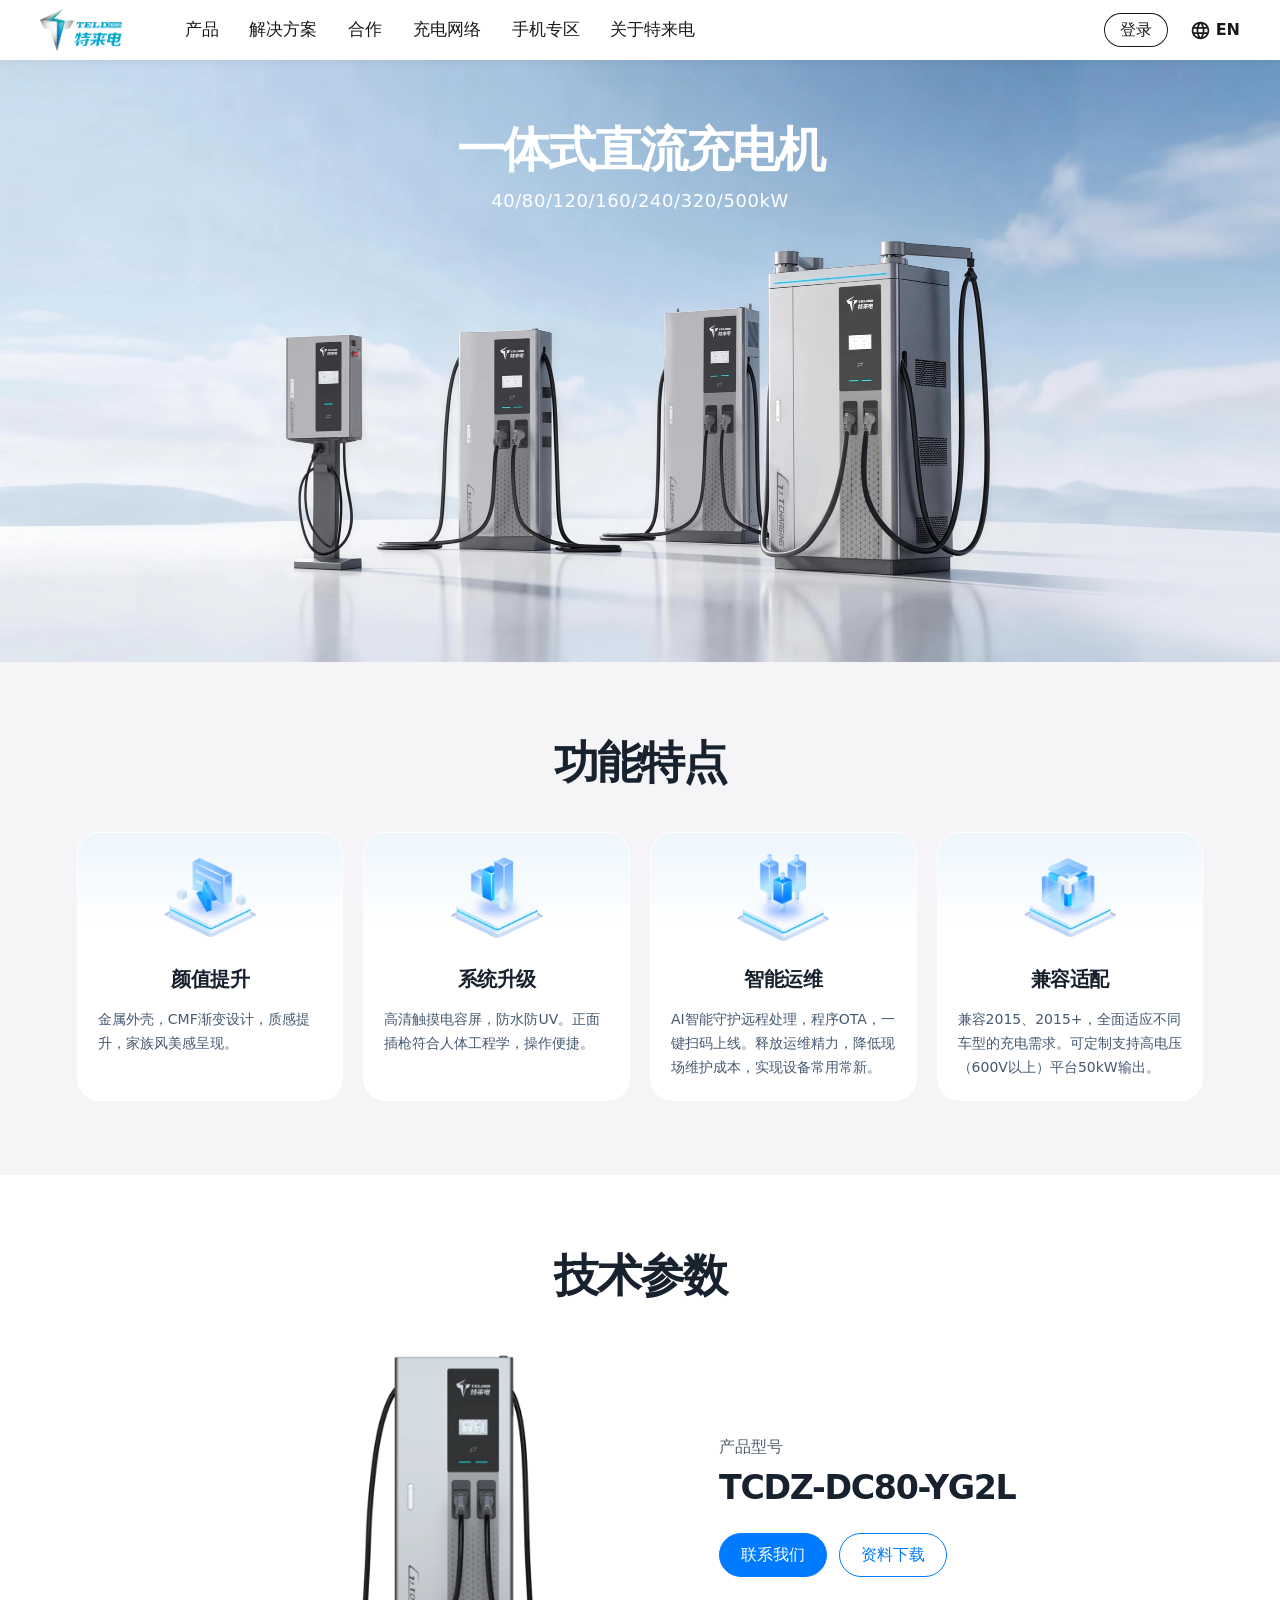
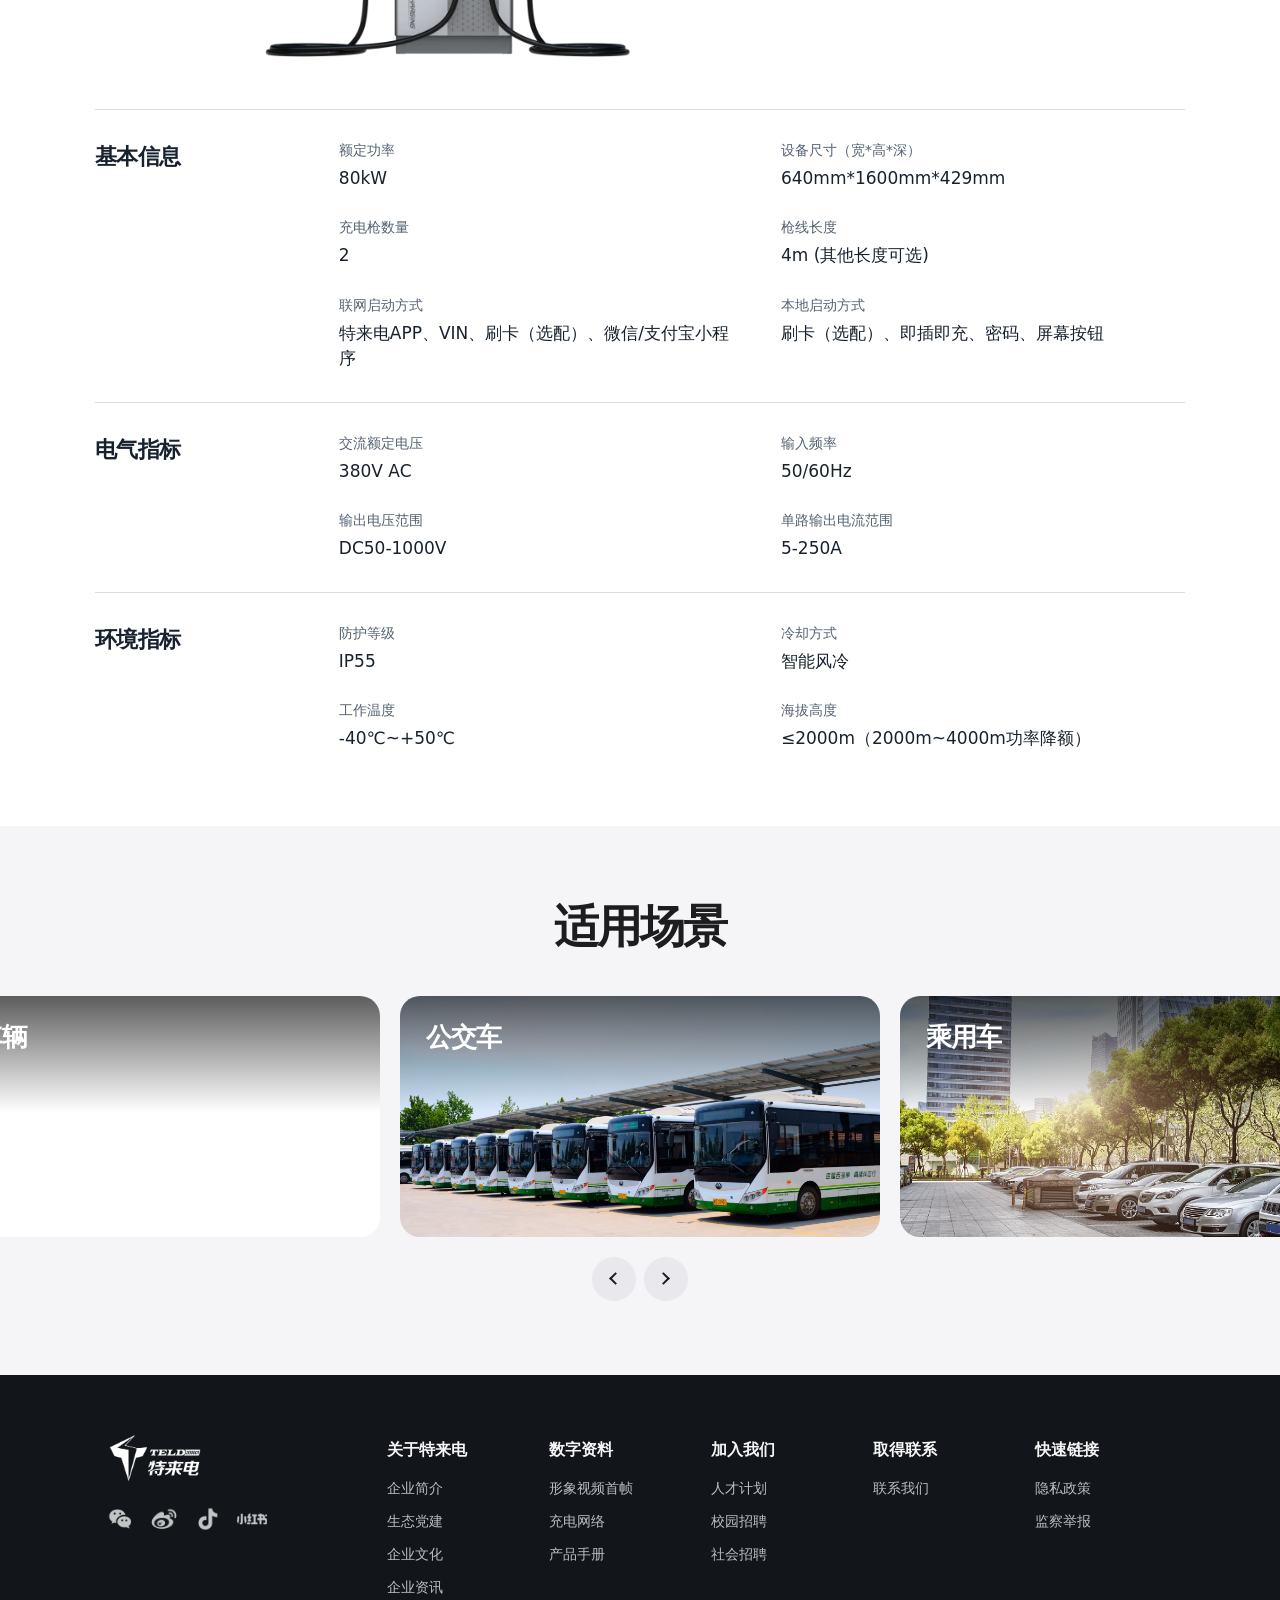
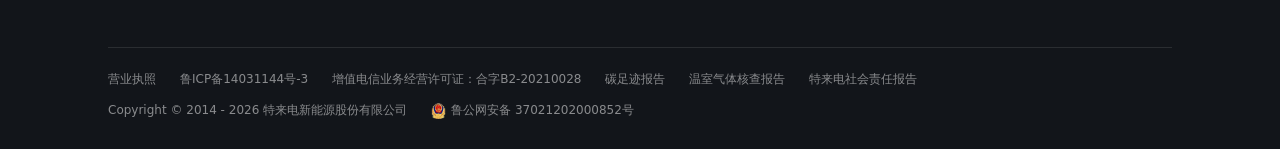
<file: 产品/充电网设备/一体式直流/G3-80kW/PC/index.html>
<!doctype html>
<html lang="zh-CN">
<head>
  <meta charset="utf-8">
  <meta name="viewport" content="width=device-width,initial-scale=1">
  <title>G3-80kW 一体式直流充电机 | 特来电</title>
  <link rel="stylesheet" href="assets/css/base.css">
  <link rel="stylesheet" href="assets/css/navigation.css">
  <link rel="stylesheet" href="assets/css/footer.css">
  <link rel="stylesheet" href="assets/css/page.css">
  <script defer src="assets/vendor/swiper.min.js"></script>
  <script defer src="assets/js/catalog.js"></script>
  <script defer src="assets/js/navigation.js"></script>
  <script defer src="assets/js/footer.js"></script>
  <script defer src="assets/js/page.js"></script>
</head>
<body class="body-class">
<div id="site">
<header id="site-nav" aria-label="网站导航">
  <div class="tn-bar">
    <div class="tn-bar-inner">
      <a class="tn-logo" href="../../../../../首页/index.html" aria-label="特来电首页">
        <img class="tn-color-logo" src="assets/teld-logo-transparent.webp" alt="特来电">
        <img class="tn-light-logo" src="assets/teld-on-dark.png" alt="">
      </a>
      <nav class="tn-desktop" data-nav-items aria-label="主导航"></nav>
      <div class="tn-tools">
        <div class="tn-account-wrap">
          <button type="button" class="tn-account" data-account aria-label="登录">登录</button>
          <div class="tn-account-popover" id="tn-account-options" role="group" aria-label="账号操作" hidden></div>
        </div>
        <a class="tn-lang" aria-disabled="true" aria-label="English" lang="en"><svg viewBox="0 0 24 24" aria-hidden="true" focusable="false"><path fill="currentColor" d="M11.99 2C6.47 2 2 6.48 2 12s4.47 10 9.99 10C17.52 22 22 17.52 22 12S17.52 2 11.99 2m6.93 6h-2.95a15.7 15.7 0 0 0-1.38-3.56A8.03 8.03 0 0 1 18.92 8M12 4.04c.83 1.2 1.48 2.53 1.91 3.96h-3.82c.43-1.43 1.08-2.76 1.91-3.96M4.26 14C4.1 13.36 4 12.69 4 12s.1-1.36.26-2h3.38c-.08.66-.14 1.32-.14 2s.06 1.34.14 2zm.82 2h2.95c.32 1.25.78 2.45 1.38 3.56A8 8 0 0 1 5.08 16m2.95-8H5.08a8 8 0 0 1 4.33-3.56A15.7 15.7 0 0 0 8.03 8M12 19.96c-.83-1.2-1.48-2.53-1.91-3.96h3.82c-.43 1.43-1.08 2.76-1.91 3.96M14.34 14H9.66c-.09-.66-.16-1.32-.16-2s.07-1.35.16-2h4.68c.09.65.16 1.32.16 2s-.07 1.34-.16 2m.25 5.56c.6-1.11 1.06-2.31 1.38-3.56h2.95a8.03 8.03 0 0 1-4.33 3.56M16.36 14c.08-.66.14-1.32.14-2s-.06-1.34-.14-2h3.38c.16.64.26 1.31.26 2s-.1 1.36-.26 2z"/></svg>EN</a>
      </div>
    </div>
  </div>
  <section id="tn-panel" class="tn-panel" hidden></section>
  <button class="tn-scrim" type="button" aria-label="关闭导航" tabindex="-1" inert></button>
</header>
<main class="g3-detail">
  <section class="g3-hero" aria-labelledby="g3-title">
    <img src="assets/product/family.webp" srcset="assets/product/family-small.webp 1000w, assets/product/family.webp 2560w" sizes="100vw" fetchpriority="high" width="2560" height="1203" alt="一体式直流充电机系列">
    <div class="hero-copy"><h1 id="g3-title">一体式直流充电机</h1><p>40/80/120/160/240/320/500kW</p></div>
  </section>
  <section class="g3-features g3-section" id="features"><div class="g3-wrap"><h2>功能特点</h2><div class="g3-cards"><article><img width="106" height="103" loading="lazy" alt="" src="assets/product/finish.webp"><h3>颜值提升</h3><p>金属外壳，<span>CMF渐变设计</span>，质感提升，家族风美感呈现。</p></article><article><img width="106" height="103" loading="lazy" alt="" src="assets/product/system.webp"><h3>系统升级</h3><p>高清触摸电容屏，<span>防水防UV</span>。正面插枪符合人体工程学，操作便捷。</p></article><article><img width="106" height="103" loading="lazy" alt="" src="assets/product/operations.webp"><h3>智能运维</h3><p>AI智能守护远程处理，<span>程序OTA</span>，一键扫码上线。释放运维精力，降低现场维护成本，实现设备常用常新。</p></article><article><img width="106" height="103" loading="lazy" alt="" src="assets/product/compatibility.webp"><h3>兼容适配</h3><p>兼容<span>2015、2015+</span>，全面适应不同车型的充电需求。可定制支持高电压<span>（600V以上）</span>平台<span>50kW输出</span>。</p></article></div></div></section>
  <section class="g3-spec g3-section" id="specifications"><div class="g3-wrap">
    <h2>技术参数</h2>
    <div class="spec-intro"><img class="spec-machine" loading="lazy" width="435" height="360" src="assets/product/front.webp" alt="一体式直流充电机正面">
    <div class="spec-model"><div class="model-label">产品型号</div><strong>TCDZ-DC80-YG2L</strong>
    <div class="spec-actions">
      <button class="primary" type="button" disabled>联系我们</button>
      <button class="secondary" type="button" disabled>资料下载</button>
    </div></div></div>
    <div class="spec-data"><section class="spec-group"><h3>基本信息</h3><dl><div><dt>额定功率</dt><dd>80kW</dd></div><div><dt>设备尺寸（宽*高*深）</dt><dd>640mm*1600mm*429mm</dd></div><div><dt>充电枪数量</dt><dd>2</dd></div><div><dt>枪线长度</dt><dd>4m (其他长度可选)</dd></div><div><dt>联网启动方式</dt><dd>特来电APP、VIN、刷卡（选配）、微信/支付宝小程序</dd></div><div><dt>本地启动方式</dt><dd>刷卡（选配）、即插即充、密码、屏幕按钮</dd></div></dl></section><section class="spec-group"><h3>电气指标</h3><dl><div><dt>交流额定电压</dt><dd>380V AC</dd></div><div><dt>输入频率</dt><dd>50/60Hz</dd></div><div><dt>输出电压范围</dt><dd>DC50-1000V</dd></div><div><dt>单路输出电流范围</dt><dd>5-250A</dd></div></dl></section><section class="spec-group"><h3>环境指标</h3><dl><div><dt>防护等级</dt><dd>IP55</dd></div><div><dt>冷却方式</dt><dd>智能风冷</dd></div><div><dt>工作温度</dt><dd>-40℃~+50℃</dd></div><div><dt>海拔高度</dt><dd>≤2000m（2000m~4000m功率降额）</dd></div></dl></section></div>
  </div></section>
  <section id="applications" class="g3-apps g3-section" aria-labelledby="scenes-title">
    <div class="g3-wrap"><h2 id="scenes-title">适用场景</h2></div>
      <div class="scene-track" id="scene-gallery" role="region" aria-label="适用场景图片" tabindex="0">
        <div class="swiper-wrapper">
        <figure class="swiper-slide"><img width="949" height="475" src="assets/product/bus.webp" loading="lazy" alt=""><figcaption>公交车</figcaption></figure>
        <figure class="swiper-slide"><img width="949" height="475" src="assets/product/passenger.webp" loading="lazy" alt=""><figcaption>乘用车</figcaption></figure>
        <figure class="swiper-slide"><img width="949" height="475" src="assets/product/truck.webp" loading="lazy" alt=""><figcaption>重卡</figcaption></figure>
        <figure class="swiper-slide"><img width="949" height="475" src="assets/product/logistics.webp" loading="lazy" alt=""><figcaption>物流车</figcaption></figure>
        <figure class="swiper-slide"><img width="949" height="475" src="assets/product/engineering.webp" loading="lazy" alt=""><figcaption>工程车辆</figcaption></figure>
        </div>
      </div>
      <div class="g3-wrap scene-controls">
        <button type="button" data-previous aria-label="上一个场景" aria-controls="scene-gallery"></button>
        <button type="button" data-next aria-label="下一个场景" aria-controls="scene-gallery"></button>
      </div>
  </section>
</main>
<footer id="site-footer" aria-label="网站页尾">
  <div class="foot-inner">
    <div class="foot-main">
      <div class="foot-brand">
        <img class="foot-logo" src="assets/footer/teld-white.png" width="500" height="257" alt="特来电">
        <div class="foot-social" role="group" aria-label="社交平台">
          <div class="foot-wechat"><button type="button" aria-label="微信" aria-expanded="false" aria-controls="foot-qr"><img src="assets/footer/wx.png" width="44" height="44" alt=""></button><a href="https://mp.weixin.qq.com/mp/homepage?__biz=MzA3ODMyMDA3NA==&amp;hid=7&amp;sn=8047c7492e58208d27caa483e89d8bbd" target="_blank" rel="noopener" class="foot-wechat-link" aria-label="微信"><img src="assets/footer/wx.png" width="44" height="44" alt=""></a><div id="foot-qr" hidden><img loading="lazy" width="112" height="112" src="assets/media/teld-official-index-qr-wechat.png" alt="特来电微信公众号二维码"></div></div>
          <a href="https://weibo.com/u/7389485089" target="_blank" rel="noopener" aria-label="微博" title="微博"><img src="assets/footer/wb.png" width="44" height="44" alt=""></a>
          <a href="https://v.douyin.com/Dwgt5Pa/" target="_blank" rel="noopener" aria-label="抖音" title="抖音"><img src="assets/footer/dy.png" width="44" height="44" alt=""></a>
          <a href="https://www.xiaohongshu.com/user/profile/63ddc0f50000000026006560" target="_blank" rel="noopener" aria-label="小红书" title="小红书"><img src="assets/footer/xhs.png" width="44" height="44" alt=""></a>
        </div>
      </div>
      <nav class="foot-groups" aria-label="页尾导航">
        <section class="foot-group">
          <h2>关于特来电</h2>
          <ul id="foot-group-0">
            <li><a href="https://www.teld.cn/www/about" target="_blank" rel="noopener" >企业简介</a></li>
            <li><a href="https://www.teld.cn/www/ecological" target="_blank" rel="noopener" >生态党建</a></li>
            <li><a href="https://www.teld.cn/www/enCulture" target="_blank" rel="noopener">企业文化</a></li>
            <li><a href="https://www.teld.cn/www/dynamicNew" target="_blank" rel="noopener" >企业资讯</a></li>
          </ul>
        </section>
        <section class="foot-group">
          <h2>数字资料</h2>
          <ul id="foot-group-1">
            <li><button type="button" data-foot-video>形象视频首帧</button></li>
            <li><a href="https://www.teld.cn/www/chargeNetwork" target="_blank" rel="noopener" >充电网络</a></li>
            <li><a href="https://book.yunzhan365.com/bookcase/spbu/index.html" target="_blank" rel="noopener" >产品手册</a></li>
          </ul>
        </section>
        <section class="foot-group">
          <h2>加入我们</h2>
          <ul id="foot-group-2">
            <li><a href="https://hr.teld.cn/recruit#/index" target="_blank" rel="noopener" >人才计划</a></li>
            <li><a href="https://hr.teld.cn/recruit#/portal_job_list?job_class=_HB5_Y2FtcHVz" target="_blank" rel="noopener" >校园招聘</a></li>
            <li><a href="https://hr.teld.cn/recruit#/portal_job_list?job_class=_HB5_c29j!WFs" target="_blank" rel="noopener" >社会招聘</a></li>
          </ul>
        </section>
        <section class="foot-group">
          <h2>取得联系</h2>
          <ul id="foot-group-3">
            <li><a href="https://www.teld.cn/www/contactus" target="_blank" rel="noopener" >联系我们</a></li>
          </ul>
        </section>
        <section class="foot-group">
          <h2>快速链接</h2>
          <ul id="foot-group-4">
            <li><a href="https://cv.teld.cn/module/Pictivity.html#/ActivityPage3?hiCode=yszcteld" target="_blank" rel="noopener" >隐私政策</a></li>
            <li><a href="https://cv.teld.cn/module/Pictivity.html#/ActivityPage3?hiCode=TeldSupervison" target="_blank" rel="noopener" >监察举报</a></li>
          </ul>
        </section>
      </nav>
    </div>
    <div class="foot-meta">
      <div class="foot-docs">
        <a href="https://resource.teld.cn/telddoc/107/02b5aec5c0d445a791cc689589db7da0.html" target="_blank" rel="noopener" >营业执照</a>
        <a href="https://beian.miit.gov.cn/" target="_blank" rel="noopener" >鲁ICP备14031144号-3</a>
        <a href="https://dxzhgl.miit.gov.cn/#/home" target="_blank" rel="noopener" >增值电信业务经营许可证：合字B2-20210028</a>
        <a href="https://resource.teld.cn/telddoc/107/碳足迹报告.zip" target="_blank" rel="noopener" >碳足迹报告</a>
        <a href="https://resource.teld.cn/telddoc/107/青岛特来电新能源温室气体核查声明.pdf" target="_blank" rel="noopener" >温室气体核查报告</a>
        <a href="https://resource.teld.cn/telddoc/107/特来电社会责任报告（ESG报告）2021.pdf" target="_blank" rel="noopener" >特来电社会责任报告</a>
      </div>
      <div class="foot-registration">
        <span>Copyright © 2014 - <span data-foot-year>2026</span> 特来电新能源股份有限公司</span>
        <a href="https://www.beian.gov.cn/portal/registerSystemInfo?recordcode=37021202000852" target="_blank" rel="noopener" class="foot-police"><img src="assets/media/police.png" alt="" width="15" height="16"> 鲁公网安备 37021202000852号</a>
      </div>
    </div>
  </div>
  <dialog class="foot-film" aria-label="形象视频首帧">
    <button type="button" aria-label="关闭形象视频" autofocus>×</button>
    <img  class="preview-still" src="../../../../../media/teld-official-index-intr-4k.jpg" alt="视频首帧">
  </dialog>
</footer>
</div>
<svg width="0" height="0" style="position:absolute" aria-hidden="true" xmlns="http://www.w3.org/2000/svg">
  <!-- Font Awesome Free 6 Solid by Fonticons, Inc. https://fontawesome.com/ — CC BY 4.0. See solution-icons-LICENSE.txt. -->
  <symbol id="city" viewBox="-61.123 -110.642 754.85 754.85"><path fill="currentColor" d="M480 48c0-26.5-21.5-48-48-48h-96c-26.5 0-48 21.5-48 48v48h-64V24c0-13.3-10.7-24-24-24s-24 10.7-24 24v72h-64V24c0-13.3-10.7-24-24-24S64 10.7 64 24v72H48c-26.5 0-48 21.5-48 48v320c0 26.5 21.5 48 48 48h544c26.5 0 48-21.5 48-48V240c0-26.5-21.5-48-48-48H480zm96 320v32c0 8.8-7.2 16-16 16h-32c-8.8 0-16-7.2-16-16v-32c0-8.8 7.2-16 16-16h32c8.8 0 16 7.2 16 16m-336 48h-32c-8.8 0-16-7.2-16-16v-32c0-8.8 7.2-16 16-16h32c8.8 0 16 7.2 16 16v32c0 8.8-7.2 16-16 16m-112-16c0 8.8-7.2 16-16 16H80c-8.8 0-16-7.2-16-16v-32c0-8.8 7.2-16 16-16h32c8.8 0 16 7.2 16 16zm432-144c8.8 0 16 7.2 16 16v32c0 8.8-7.2 16-16 16h-32c-8.8 0-16-7.2-16-16v-32c0-8.8 7.2-16 16-16zm-304-80v32c0 8.8-7.2 16-16 16h-32c-8.8 0-16-7.2-16-16v-32c0-8.8 7.2-16 16-16h32c8.8 0 16 7.2 16 16m-144-16c8.8 0 16 7.2 16 16v32c0 8.8-7.2 16-16 16H80c-8.8 0-16-7.2-16-16v-32c0-8.8 7.2-16 16-16zm144 144c0 8.8-7.2 16-16 16h-32c-8.8 0-16-7.2-16-16v-32c0-8.8 7.2-16 16-16h32c8.8 0 16 7.2 16 16zm-144 16H80c-8.8 0-16-7.2-16-16v-32c0-8.8 7.2-16 16-16h32c8.8 0 16 7.2 16 16v32c0 8.8-7.2 16-16 16m304-48v32c0 8.8-7.2 16-16 16h-32c-8.8 0-16-7.2-16-16v-32c0-8.8 7.2-16 16-16h32c8.8 0 16 7.2 16 16M400 64c8.8 0 16 7.2 16 16v32c0 8.8-7.2 16-16 16h-32c-8.8 0-16-7.2-16-16V80c0-8.8 7.2-16 16-16zm16 112v32c0 8.8-7.2 16-16 16h-32c-8.8 0-16-7.2-16-16v-32c0-8.8 7.2-16 16-16h32c8.8 0 16 7.2 16 16"/></symbol>
  <symbol id="truck-moving" viewBox="-59.461 -116.12 738.33 738.33"><path fill="currentColor" d="M64 32C28.7 32 0 60.7 0 96v304c0 44.2 35.8 80 80 80c26.2 0 49.4-12.6 64-32c14.6 19.4 37.8 32 64 32c44.2 0 80-35.8 80-80c0-5.5-.6-10.8-1.6-16h163.2c-1 5.2-1.6 10.5-1.6 16c0 44.2 35.8 80 80 80s80-35.8 80-80c0-5.5-.6-10.8-1.6-16h1.6c17.7 0 32-14.3 32-32v-90.3c0-9.2-3.2-18.2-9-25.3l-58.8-71.8c-10.6-13-26.5-20.5-43.3-20.5L480 144V96c0-35.3-28.7-64-64-64zm521 224H480v-64h48.8c2.4 0 4.7 1.1 6.2 2.9zm-57 112a32 32 0 1 1 0 64a32 32 0 1 1 0-64m-352 32a32 32 0 1 1 64 0a32 32 0 1 1-64 0m-96-32a32 32 0 1 1 0 64a32 32 0 1 1 0-64"/></symbol>
  <symbol id="house-chimney" viewBox="-48.712 -80.544 679.304 679.304"><path fill="currentColor" d="M543.8 287.6c17 0 32-14 32-32.1c1-9-3-17-11-24L512 185V64c0-17.7-14.3-32-32-32h-32c-17.7 0-32 14.3-32 32v36.7L309.5 7c-6-5-14-7-21-7s-15 1-22 8L10 231.5c-7 7-10 15-10 24c0 18 14 32.1 32 32.1h32v69.7c-.1.9-.1 1.8-.1 2.8v112c0 22.1 17.9 40 40 40h16c1.2 0 2.4-.1 3.6-.2c1.5.1 3 .2 4.5.2h55.9c22.1 0 40-17.9 40-40v-88c0-17.7 14.3-32 32-32h64c17.7 0 32 14.3 32 32v88c0 22.1 17.9 40 40 40h56.5c1.4 0 2.8 0 4.2-.1c1.1.1 2.2.1 3.3.1h16c22.1 0 40-17.9 40-40v-16.2c.3-2.6.5-5.3.5-8.1l-.7-160.2h32z"/></symbol>
  <!-- Microgrid panel artwork supplied by the designer. -->
  <symbol id="solar-panel" viewBox="-27.501 -33.235 1078.773 1078.773"><path fill="currentColor" d="M196.388571 683.154286h631.296c35.547429 0 55.881143-27.940571 50.834286-71.972572-3.437714-29.988571-6.802286-59.977143-11.849143-87.990857l-25.453714-166.034286c-8.411429-55.515429-16.896-111.030857-25.380571-166.034285-6.729143-39.936-23.698286-58.002286-57.490286-58.002286H264.045714c-32.182857 0-50.761143 20.041143-55.808 58.002286l-4.096 26.404571c-8.777143 56.758857-17.334857 112.493714-24.722285 169.691429-11.849143 73.947429-23.698286 147.968-33.792 223.963428-6.802286 44.032 13.531429 72.045714 50.761142 72.045715z m740.205715-137.216l11.264 63.268571c5.12 31.963429 5.12 62.025143-3.364572 92.013714-16.896 58.002286-52.443429 87.990857-106.642285 87.990858H563.638857l22.016 72.045714h155.794286c18.578286 0 33.792 19.968 33.792 41.984 0 21.942857-15.213714 41.984-33.865143 41.984H282.697143c-11.849143 1.974857-23.698286-8.045714-30.500572-19.968a45.933714 45.933714 0 0 1 0-42.057143c6.802286-11.995429 18.651429-19.968 30.500572-19.968h155.721143l21.942857-72.045714H189.659429c-77.824 0-125.220571-64-115.053715-157.988572 5.266286-43.739429 13.677714-88.722286 21.942857-132.973714l6.802286-37.010286c8.484571-46.08 16.530286-91.574857 24.576-137.069714 8.045714-45.494857 16.091429-90.989714 24.502857-136.996571C164.205714 119.222857 211.602286 73.142857 269.165714 73.142857h489.179429c55.808 0 103.204571 46.006857 115.053714 111.981714 20.187429 120.905143 41.545143 240.347429 63.195429 360.813715z m-181.833143-192.804572H568.612571c-25.380571 0-38.985143-16.018286-40.667428-47.981714 0-17.042286-0.365714-33.499429-0.804572-50.029714a1930.386286 1930.386286 0 0 1-0.877714-50.029715c0-25.965714 11.849143-41.984 33.865143-41.984h177.737143c20.333714 0 33.865143 14.043429 37.229714 40.009143l1.901714 13.458286c4.388571 31.085714 8.704 61.074286 11.629715 92.525714 1.682286 28.013714-10.166857 44.032-33.865143 44.032z m-309.76 4.022857H262.217143c-23.698286 0-37.229714-20.041143-33.865143-50.029714 1.755429-16.018286 3.803429-32.036571 5.924571-47.981714 2.194286-16.091429 4.242286-32.036571 5.924572-48.054857 3.437714-29.988571 18.651429-46.006857 42.349714-46.006857H453.485714c25.380571 0 37.302857 16.091429 37.302857 46.08v91.940571c-1.755429 38.034286-15.36 54.052571-45.787428 54.052571z m-187.830857 40.009143H458.605714c18.578286 0 33.792 17.993143 35.474286 41.984 0 50.029714 0 102.034286-1.682286 151.990857 0 23.990857-18.578286 42.057143-38.912 42.057143H235.154286c-23.698286 0-38.912-18.066286-35.547429-46.08 5.12-49.956571 11.849143-101.961143 18.651429-151.990857 3.364571-19.968 21.942857-38.034286 38.912-38.034286z m499.273143-5.997714c32.182857-2.048 50.834286 19.968 54.125714 53.979429 1.828571 15.433143 3.803429 30.866286 5.851428 46.299428 3.657143 28.379429 7.314286 56.466286 9.508572 83.675429 3.291429 29.988571-13.604571 52.004571-38.985143 52.004571h-204.8c-32.182857 0-49.078857-19.968-49.078857-58.002286 0-19.968-0.438857-39.936-0.877714-59.977142-0.438857-19.968-0.804571-40.009143-0.804572-59.977143 0-40.009143 15.213714-58.002286 47.396572-58.002286 19.748571 0 39.497143 0.219429 59.245714 0.438857 39.497143 0.438857 78.994286 0.877714 118.491428-0.438857z"/></symbol>
  <symbol id="road" viewBox="-48.751 -72.807 673.503 673.503"><path fill="currentColor" d="M256 32h-74.8c-27.1 0-51.3 17.1-60.3 42.6L3.1 407.2c-2 5.8-3.1 12-3.1 18.2C0 455.5 24.5 480 54.6 480H256v-64c0-17.7 14.3-32 32-32s32 14.3 32 32v64h201.4c30.2 0 54.6-24.5 54.6-54.6c0-6.2-1.1-12.4-3.1-18.2L455.1 74.6C446 49.1 421.9 32 394.8 32H320v64c0 17.7-14.3 32-32 32s-32-14.3-32-32zm64 192v64c0 17.7-14.3 32-32 32s-32-14.3-32-32v-64c0-17.7 14.3-32 32-32s32 14.3 32 32"/></symbol>
  <!-- Software icons from Font Awesome Free, Phosphor Icons and Material Design Icons; see solution-icons-LICENSE.txt. -->
  <!-- Custom silhouette for the autonomous delivery vehicle. -->
  <symbol id="autonomous-delivery" viewBox="-0.811 -1.115 33.832 33.832">
    <g fill="currentColor">
      <path d="M13 4a1 1 0 0 1 1-1h4a1 1 0 0 1 1 1v2h-1.5v1.5h-3V6H13z"/>
      <path fill-rule="evenodd" d="M10 7h14.8c2.5 0 4.3 1.6 4.6 4.1l1 10.1c.2 1.9-.6 3.2-1.9 3.7a4.6 4.6 0 0 0-9.2.1H12a4.6 4.6 0 0 0-9.2-.2c-1-.5-1.6-1.5-1.5-2.8l.5-5.9c.1-1.4.5-2.6 1.2-3.9L4.6 9.5C5.7 7.8 7.3 7 10 7Zm-1.3 3c-1.1 0-1.8.4-2.4 1.3l-1.7 3.1c-.3.6-.5 1.1-.5 1.9h5.6l.9-6.3z"/>
      <circle cx="7.4" cy="25.1" r="3.1"/><circle cx="23.9" cy="25.1" r="3.1"/>
    </g>
  </symbol>
  <symbol id="energy-dispatch" viewBox="0.344 -0.19 31.477 31.477"><g transform="translate(1 3) scale(0.0520833)"><path fill="currentColor" d="M0 80c0-26.5 21.5-48 48-48h96c26.5 0 48 21.5 48 48v16h192V80c0-26.5 21.5-48 48-48h96c26.5 0 48 21.5 48 48v96c0 26.5-21.5 48-48 48h-96c-26.5 0-48-21.5-48-48v-16H192v16c0 1.7-.1 3.4-.3 5L272 288h96c26.5 0 48 21.5 48 48v96c0 26.5-21.5 48-48 48h-96c-26.5 0-48-21.5-48-48v-96c0-1.7.1-3.4.3-5L144 224H48c-26.5 0-48-21.5-48-48z"/></g></symbol>
  <symbol id="battery-storage" viewBox="-0.546 -0.433 24.866 24.866"><path fill="currentColor" fill-rule="evenodd" d="M3.35 5.15h15.2c1.02 0 1.85.83 1.85 1.85v2.05h1.05c.64 0 1.15.51 1.15 1.15v3.6c0 .64-.51 1.15-1.15 1.15H20.4V17c0 1.02-.83 1.85-1.85 1.85H3.35A1.85 1.85 0 0 1 1.5 17V7c0-1.02.83-1.85 1.85-1.85Z
M11.88 7.94a.54.54 0 0 1 .9.4v2.54h1.38a.54.54 0 0 1 .38.93l-4.28 4.24a.54.54 0 0 1-.92-.38v-2.55H8.02a.54.54 0 0 1-.38-.92Z"/></symbol>
  <symbol id="parking-barrier" viewBox="-0.899 -0.121 24.216 24.216"><path fill="currentColor" fill-rule="evenodd" d="M2.3 7.45a3.9 3.9 0 0 1 6.85-2.55H21a1.8 1.8 0 0 1 1.8 1.8v2.95a1.8 1.8 0 0 1-1.8 1.8H10.1v6.8h.6c.6 0 1.1.5 1.1 1.1v1.55H.8v-1.55c0-.6.5-1.1 1.1-1.1h.4Z
M7.5 7.65a1.25 1.25 0 1 0-2.5 0 1.25 1.25 0 0 0 2.5 0Z
M10.1 6.65l1.65 3.05h1.85l-1.65-3.05Z M14.65 6.65l1.65 3.05h1.85L16.5 6.65Z"/></symbol>
  <symbol id="ai-assistant" viewBox="-0.461 -1.574 26.323 26.323"><path fill="currentColor" d="M13.5 3q.606.002 1.19.084a3 3 0 0 0 1.34 4.755l.378.129a1 1 0 0 1 .624.624l.13.378a3 3 0 0 0 4.753 1.339q.084.584.085 1.191a8.5 8.5 0 0 1-8.5 8.5H13v1a1 1 0 0 1-1 1C6.984 22 2 18.087 2 11.5A8.5 8.5 0 0 1 10.5 3zm-5 7a1.5 1.5 0 1 0 0 3a1.5 1.5 0 0 0 0-3m7 0a1.5 1.5 0 1 0 0 3a1.5 1.5 0 0 0 0-3M20 1a1 1 0 0 1 .946.677l.13.378c.3.879.99 1.57 1.87 1.87l.377.129a1 1 0 0 1 0 1.892l-.378.13c-.879.3-1.57.99-1.87 1.87l-.129.377a1 1 0 0 1-1.892 0l-.13-.378a3 3 0 0 0-1.87-1.87l-.377-.129a1 1 0 0 1 0-1.892l.378-.13c.879-.3 1.57-.99 1.87-1.87l.129-.377A1 1 0 0 1 20 1"/></symbol>
  <symbol id="cooling-tower" viewBox="-0.684 -0.103 25.362 25.362"><path fill="currentColor" fill-rule="evenodd" d="M5.15 3.9c-.17-.64.28-1.18.94-1.23a72 72 0 0 1 11.82 0c.66.05 1.11.59.94 1.23-1.55 5.64-1.4 9.54 2.52 16.5.36.64-.03 1.38-.77 1.46-5.72.58-11.48.58-17.2 0-.74-.08-1.13-.82-.77-1.46 3.92-6.96 4.07-10.86 2.52-16.5Z M13.12 8.04c.31-.33.83-.05.72.39l-.78 3.03h1.68c.46 0 .67.53.36.86l-4.24 4.5c-.31.33-.83.05-.72-.39l.78-3.03H9.24c-.46 0-.67-.53-.36-.86Z"/></symbol>
  <!-- Partnership icons: Font Awesome 6 Free Solid, CC BY 4.0. See solution-icons-LICENSE.txt. -->
  <symbol id="handshake-simple" viewBox="-13.921 -80.248 668.189 668.189"><path fill="currentColor" d="m323.4 85.2l-96.8 78.4c-16.1 13-19.2 36.4-7 53.1c12.9 17.8 38 21.3 55.3 7.8l99.3-77.2c7-5.4 17-4.2 22.5 2.8s4.2 17-2.8 22.5L373 188.8L550.2 352H592c26.5 0 48-21.5 48-48V176c0-26.5-21.5-48-48-48h-80.7l-3.9-2.5L434.8 79c-15.3-9.8-33.2-15-51.4-15c-21.8 0-43 7.5-60 21.2m22.8 124.4l-51.7 40.2c-31.5 24.6-77.2 18.2-100.8-14.2c-22.2-30.5-16.6-73.1 12.7-96.8l83.2-67.3c-11.6-4.9-24.1-7.4-36.8-7.4C234 64 215.7 69.6 200 80l-72 48H48c-26.5 0-48 21.5-48 48v128c0 26.5 21.5 48 48 48h108.2l91.4 83.4c19.6 17.9 49.9 16.5 67.8-3.1c5.5-6.1 9.2-13.2 11.1-20.6l17 15.6c19.5 17.9 49.9 16.6 67.8-2.9c4.5-4.9 7.8-10.6 9.9-16.5c19.4 13 45.8 10.3 62.1-7.5c17.9-19.5 16.6-49.9-2.9-67.8z"/></symbol>
  <symbol id="user-tie" viewBox="-55.689 -11.653 559.374 559.374"><path fill="currentColor" d="M96 128a128 128 0 1 0 256 0a128 128 0 1 0-256 0m94.5 200.2l18.6 31l-33.3 123.9l-36-146.9c-2-8.1-9.8-13.4-17.9-11.3C51.9 342.4 0 405.8 0 481.3c0 17 13.8 30.7 30.7 30.7h386.6c17 0 30.7-13.8 30.7-30.7c0-75.5-51.9-138.9-121.9-156.4c-8.1-2-15.9 3.3-17.9 11.3l-36 146.9l-33.3-123.9l18.6-31c6.4-10.7-1.3-24.2-13.7-24.2h-39.5c-12.4 0-20.1 13.6-13.7 24.2z"/></symbol>
  <symbol id="users" viewBox="-15.872 -76.737 672.88 672.88"><path fill="currentColor" d="M144 0a80 80 0 1 1 0 160a80 80 0 1 1 0-160m368 0a80 80 0 1 1 0 160a80 80 0 1 1 0-160M0 298.7C0 239.8 47.8 192 106.7 192h42.7c15.9 0 31 3.5 44.6 9.7c-1.3 7.2-1.9 14.7-1.9 22.3c0 38.2 16.8 72.5 43.3 96H21.3C9.6 320 0 310.4 0 298.7M405.3 320h-.7c26.6-23.5 43.3-57.8 43.3-96c0-7.6-.7-15-1.9-22.3c13.6-6.3 28.7-9.7 44.6-9.7h42.7c58.9 0 106.7 47.8 106.7 106.7c0 11.8-9.6 21.3-21.3 21.3H405.4zM224 224a96 96 0 1 1 192 0a96 96 0 1 1-192 0m-96 261.3c0-73.6 59.7-133.3 133.3-133.3h117.3c73.7 0 133.4 59.7 133.4 133.3c0 14.7-11.9 26.7-26.7 26.7H154.6c-14.7 0-26.7-11.9-26.7-26.7z"/></symbol>
  <!-- Merchant storefront supplied by the designer. -->
  <symbol id="merchant-storefront" viewBox="-9.453 17.912 1021.291 1021.291"><path fill="currentColor" d="M684.455 796.672h-367.17A29.384 29.384 0 0 1 287.9 767.51c0-16.072 13.223-29.206 29.384-29.206h367.171c16.161 0 29.384 13.134 29.384 29.184a29.384 29.384 0 0 1-29.384 29.184m122.079-220.36a207.471 207.471 0 0 1-24.621 1.491 200.103 200.103 0 0 1-121.945-41.294 30.275 30.275 0 0 0-37.131 0 200.103 200.103 0 0 1-121.967 41.294 200.103 200.103 0 0 1-121.968-41.294 30.342 30.342 0 0 0-37.175 0 200.392 200.392 0 0 1-146.254 39.803 29.206 29.206 0 0 0-32.902 28.872v248.365c0 32.656 25.979 59.147 58.079 59.147h560.484c32.056 0 58.034-26.49 58.034-59.147V605.273c0-17.408-15.271-31.165-32.634-28.94m94.72-244.535L835.94 204.755a90.357 90.357 0 0 0-80.473-48.929H246.272a90.357 90.357 0 0 0-80.473 48.907l-65.313 127.043c-36.263 82.454 17.408 179.935 107.787 187.192a140.755 140.755 0 0 0 127.777-60.55 29.473 29.473 0 0 1 48.573 0 140.733 140.733 0 0 0 116.247 61.017 140.733 140.733 0 0 0 116.246-61.017 29.429 29.429 0 0 1 48.595 0 140.755 140.755 0 0 0 127.755 60.55c90.38-7.257 144.028-104.738 107.788-187.214"/></symbol>
  <symbol id="bag-shopping" viewBox="-73.940 -26.095 595.880 595.880"><path fill="currentColor" d="M160 112c0-35.3 28.7-64 64-64s64 28.7 64 64v48H160zm-48 48H48c-26.5 0-48 21.5-48 48v208c0 53 43 96 96 96h256c53 0 96-43 96-96V208c0-26.5-21.5-48-48-48h-64v-48C336 50.1 285.9 0 224 0S112 50.1 112 112zm24 48a24 24 0 1 1 0 48a24 24 0 1 1 0-48m152 24a24 24 0 1 1 48 0a24 24 0 1 1-48 0"/></symbol>
  <symbol id="phone" viewBox="-83.100 -64.292 659.390 659.390"><path fill="currentColor" d="M164.9 24.6c-7.7-18.6-28-28.5-47.4-23.2l-88 24C12.1 30.2 0 46 0 64c0 247.4 200.6 448 448 448c18 0 33.8-12.1 38.6-29.5l24-88c5.3-19.4-4.6-39.7-23.2-47.4l-96-40c-16.3-6.8-35.2-2.1-46.3 11.6L304.7 368c-70.4-33.3-127.4-90.3-160.7-160.7l49.3-40.3c13.7-11.2 18.4-30 11.6-46.3l-40-96z"/></symbol>
</svg>

</body>
</html>
</file>
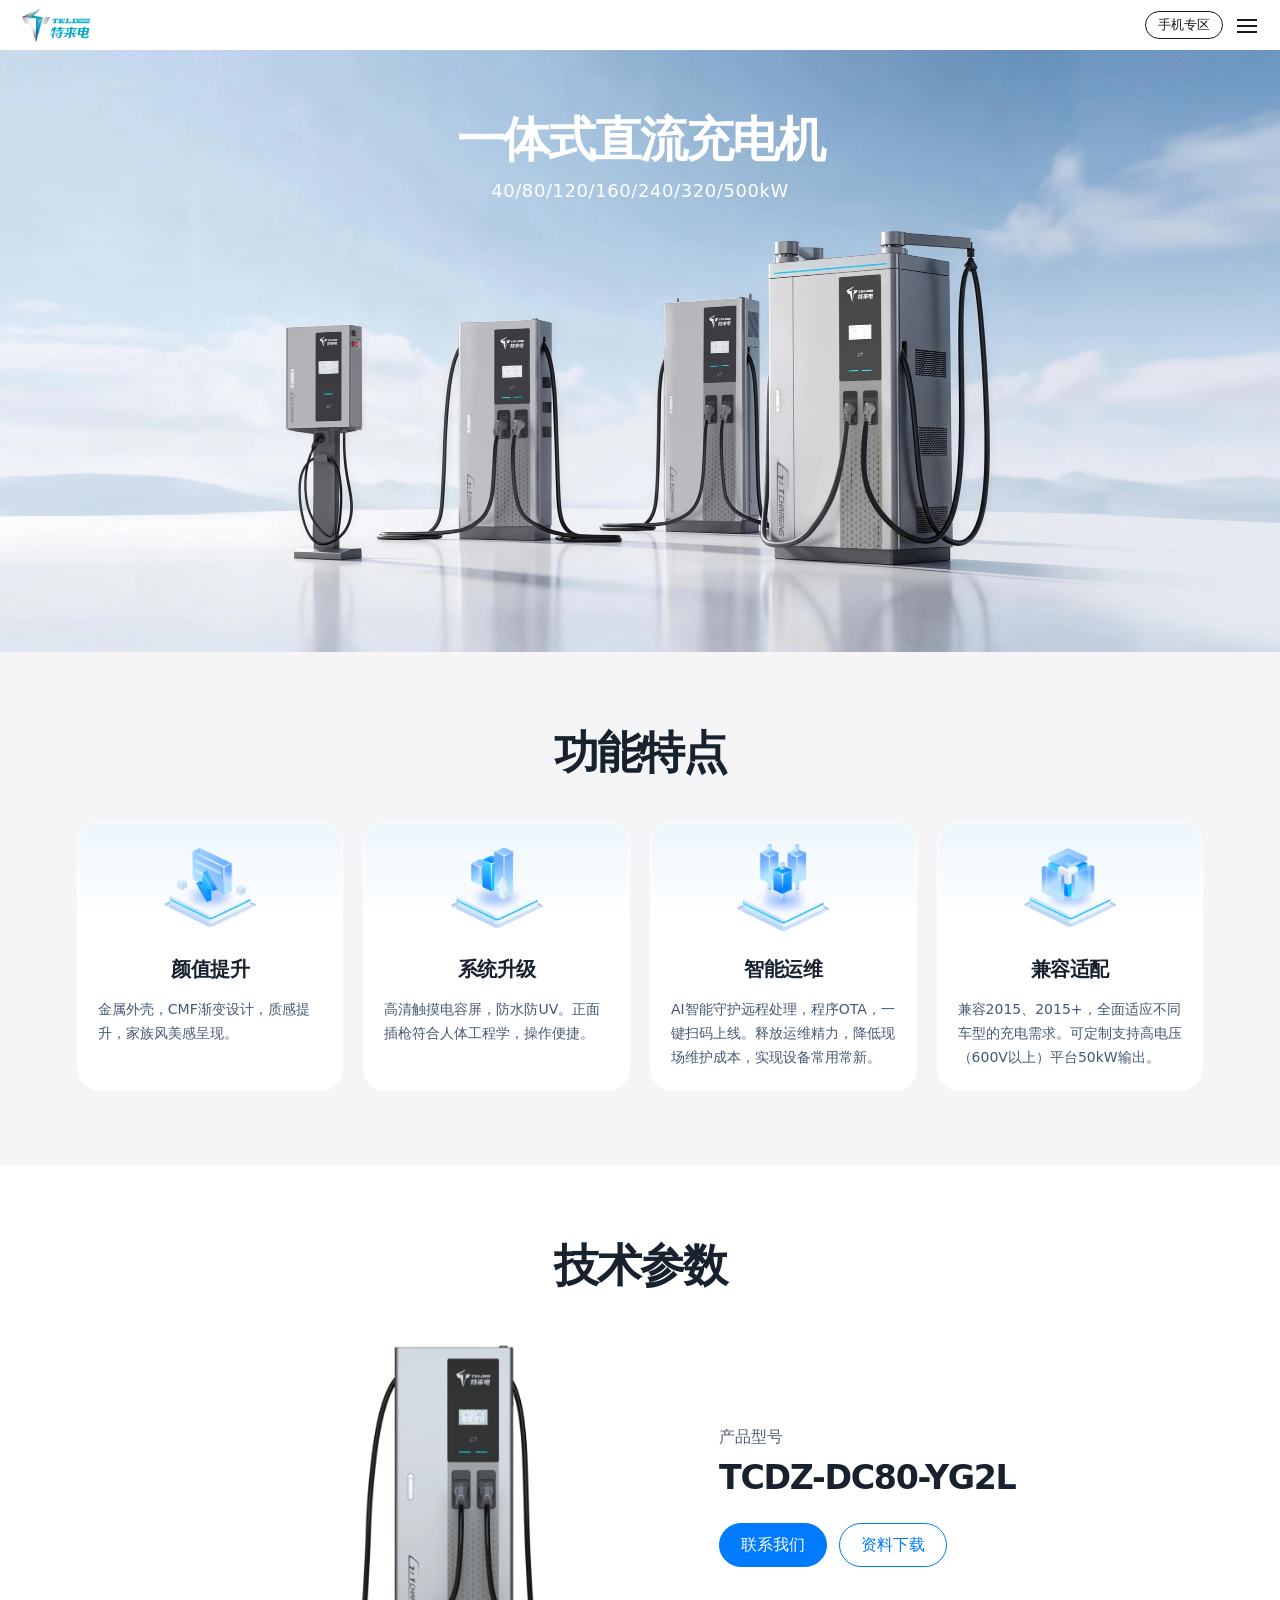
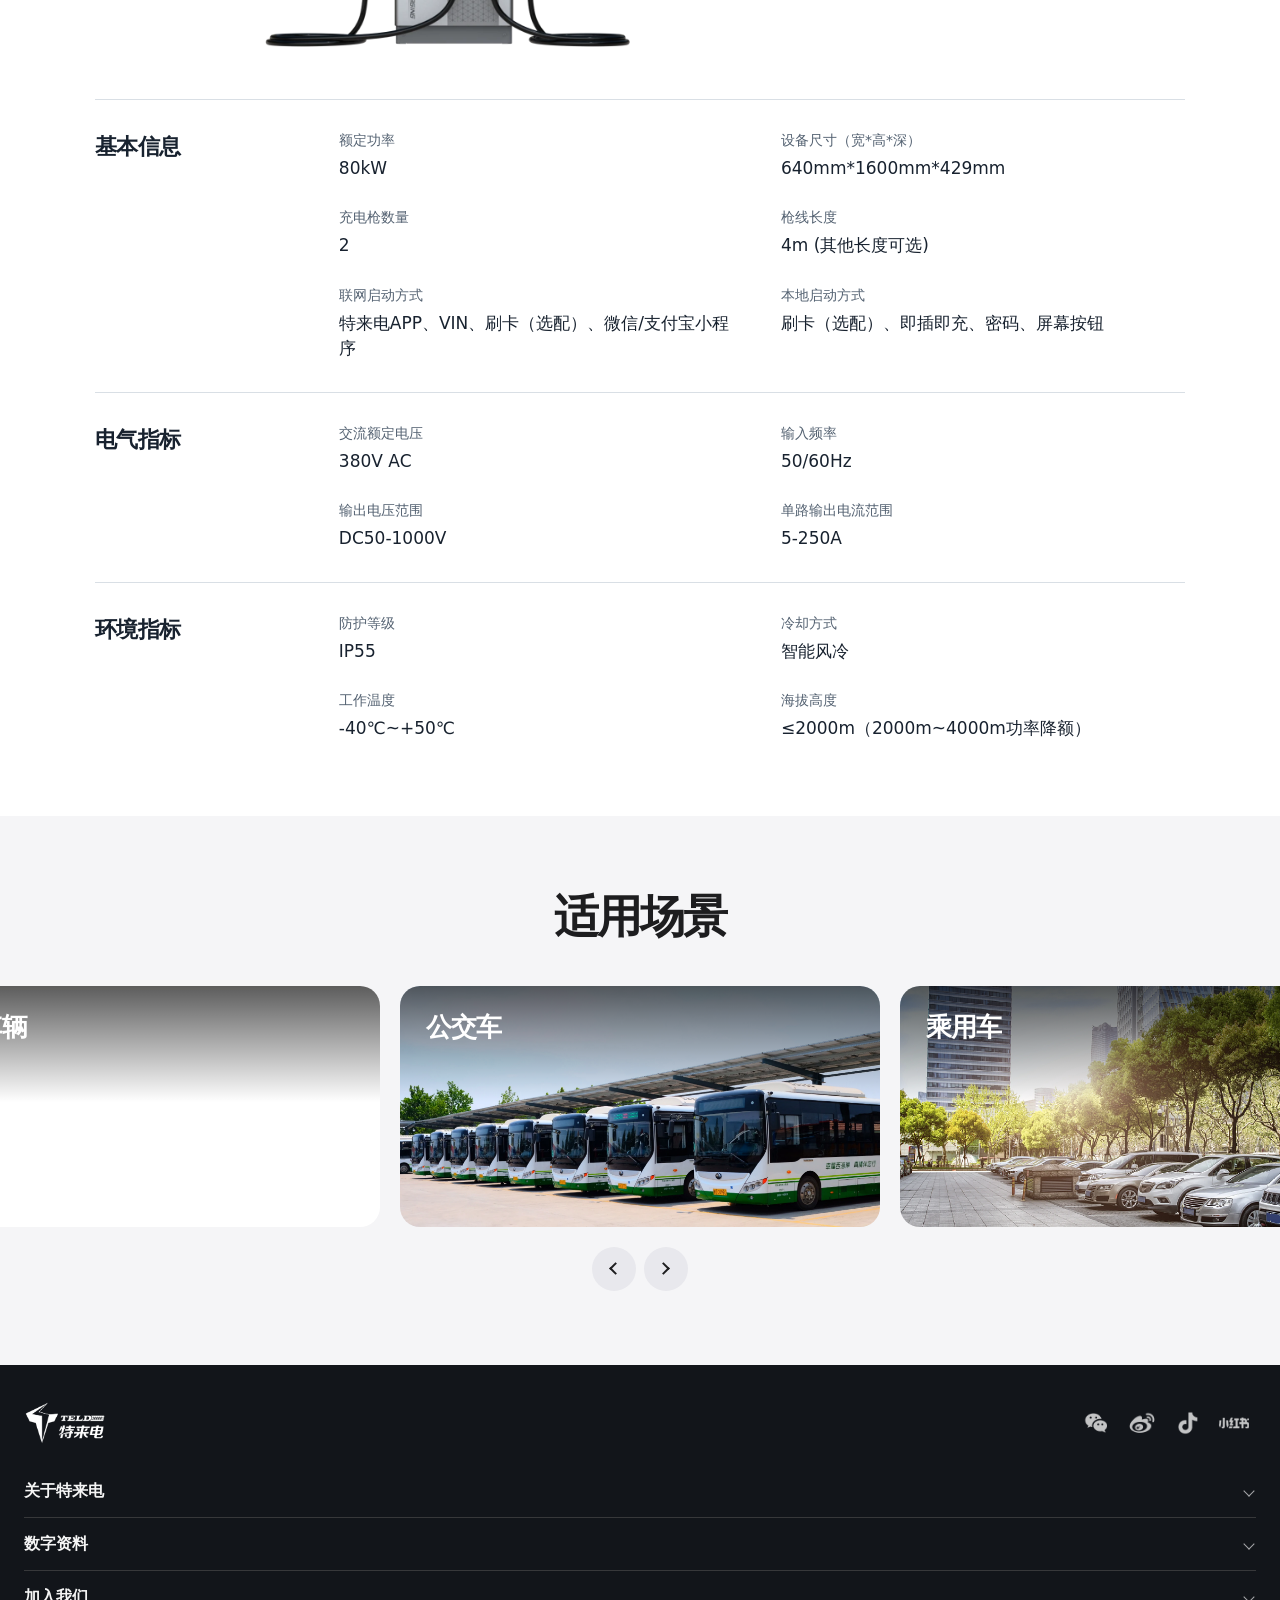
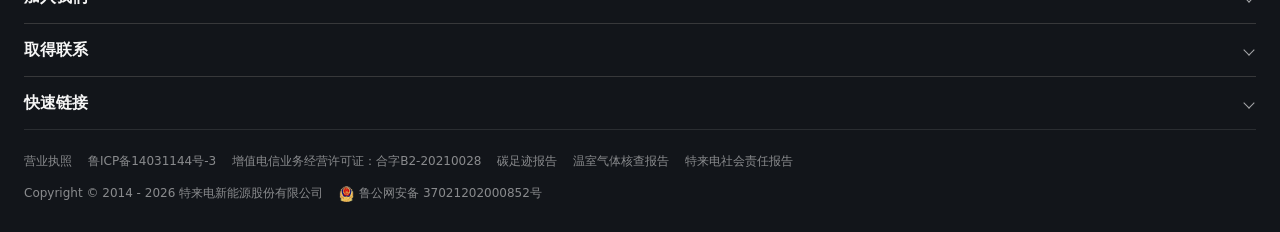
<file: 产品/充电网设备/一体式直流/G3-80kW/移动端/index.html>
<!doctype html>
<html lang="zh-CN">
<head>
  <meta charset="utf-8">
  <meta name="viewport" content="width=device-width,initial-scale=1">
  <title>G3-80kW 一体式直流充电机 | 特来电</title>
  <link rel="stylesheet" href="assets/css/base.css">
  <link rel="stylesheet" href="assets/css/navigation.css">
  <link rel="stylesheet" href="assets/css/footer.css">
  <link rel="stylesheet" href="assets/css/page.css">
  <script defer src="assets/vendor/swiper.min.js"></script>
  <script defer src="assets/js/catalog.js"></script>
  <script defer src="assets/js/navigation.js"></script>
  <script defer src="assets/js/footer.js"></script>
  <script defer src="assets/js/drawer.js"></script>
  <script defer src="assets/js/page.js"></script>
</head>
<body class="body-class">
<div id="site">
<header id="site-nav" aria-label="网站导航">
  <div class="tn-bar">
    <div class="tn-bar-inner">
      <a class="tn-logo" href="../../../../../首页/index.html" aria-label="特来电首页">
        <img class="tn-color-logo" src="assets/teld-logo-transparent.webp" alt="特来电">
      </a>
      <a class="tn-lang" hidden href="https://www.teld.com/" hreflang="en" aria-label="English" lang="en"><svg viewBox="0 0 24 24" aria-hidden="true" focusable="false"><path fill="currentColor" d="M11.99 2C6.47 2 2 6.48 2 12s4.47 10 9.99 10C17.52 22 22 17.52 22 12S17.52 2 11.99 2m6.93 6h-2.95a15.7 15.7 0 0 0-1.38-3.56A8.03 8.03 0 0 1 18.92 8M12 4.04c.83 1.2 1.48 2.53 1.91 3.96h-3.82c.43-1.43 1.08-2.76 1.91-3.96M4.26 14C4.1 13.36 4 12.69 4 12s.1-1.36.26-2h3.38c-.08.66-.14 1.32-.14 2s.06 1.34.14 2zm.82 2h2.95c.32 1.25.78 2.45 1.38 3.56A8 8 0 0 1 5.08 16m2.95-8H5.08a8 8 0 0 1 4.33-3.56A15.7 15.7 0 0 0 8.03 8M12 19.96c-.83-1.2-1.48-2.53-1.91-3.96h3.82c-.43 1.43-1.08 2.76-1.91 3.96M14.34 14H9.66c-.09-.66-.16-1.32-.16-2s.07-1.35.16-2h4.68c.09.65.16 1.32.16 2s-.07 1.34-.16 2m.25 5.56c.6-1.11 1.06-2.31 1.38-3.56h2.95a8.03 8.03 0 0 1-4.33 3.56M16.36 14c.08-.66.14-1.32.14-2s-.06-1.34-.14-2h3.38c.16.64.26 1.31.26 2s-.1 1.36-.26 2z"/></svg>EN</a>
      <h2 class="tn-mobile-heading" hidden>
        <button type="button" class="tn-dismiss" aria-label="返回主导航">
          <svg viewBox="0 0 24 24" fill="none" aria-hidden="true"><path d="m15 4-8 8 8 8" stroke="currentColor" stroke-width="2" stroke-linecap="round" stroke-linejoin="round"/></svg>
          <span></span>
        </button>
      </h2>
      <div class="tn-tools">
        <a class="tn-phone-zone" aria-disabled="true"><span>手机专区</span></a>
        <button class="tn-toggle" type="button" aria-label="打开导航" aria-expanded="false" aria-controls="tn-drawer">
          <span class="tn-burger" aria-hidden="true"><i></i><i></i><i></i></span>
        </button>
      </div>
    </div>
  </div>
  <div id="tn-drawer" class="tn-drawer" hidden inert>
    <div class="tn-menu-root">
      <nav class="tn-menu-scroll" data-nav-items aria-label="移动主导航">
        <div class="tn-account-fold tn-menu-fold" id="tn-account-options" inert>
          <div class="tn-about-links" data-account-items role="group" aria-label="账号操作"></div>
        </div>
      </nav>
      <button type="button" class="tn-login-pill" data-account>登录</button>
    </div>
    <section id="tn-panel" class="tn-panel" hidden inert></section>
  </div>
</header>
<main class="g3-detail">
  <section class="g3-hero" aria-labelledby="g3-title">
    <img src="assets/product/family.webp" srcset="assets/product/family-small.webp 1000w, assets/product/family.webp 2560w" sizes="100vw" fetchpriority="high" width="2560" height="1203" alt="一体式直流充电机系列">
    <div class="hero-copy"><h1 id="g3-title">一体式直流充电机</h1><p>40/80/120/160/240/320/500kW</p></div>
  </section>
  <section class="g3-features g3-section" id="features"><div class="g3-wrap"><h2>功能特点</h2><div class="g3-cards"><article><img width="106" height="103" loading="lazy" alt="" src="assets/product/finish.webp"><h3>颜值提升</h3><p>金属外壳，<span>CMF渐变设计</span>，质感提升，家族风美感呈现。</p></article><article><img width="106" height="103" loading="lazy" alt="" src="assets/product/system.webp"><h3>系统升级</h3><p>高清触摸电容屏，<span>防水防UV</span>。正面插枪符合人体工程学，操作便捷。</p></article><article><img width="106" height="103" loading="lazy" alt="" src="assets/product/operations.webp"><h3>智能运维</h3><p>AI智能守护远程处理，<span>程序OTA</span>，一键扫码上线。释放运维精力，降低现场维护成本，实现设备常用常新。</p></article><article><img width="106" height="103" loading="lazy" alt="" src="assets/product/compatibility.webp"><h3>兼容适配</h3><p>兼容<span>2015、2015+</span>，全面适应不同车型的充电需求。可定制支持高电压<span>（600V以上）</span>平台<span>50kW输出</span>。</p></article></div></div></section>
  <section class="g3-spec g3-section" id="specifications"><div class="g3-wrap">
    <h2>技术参数</h2>
    <div class="spec-intro"><img class="spec-machine" loading="lazy" width="435" height="360" src="assets/product/front.webp" alt="一体式直流充电机正面">
    <div class="spec-model"><div class="model-label">产品型号</div><strong>TCDZ-DC80-YG2L</strong>
    <div class="spec-actions">
      <button class="primary" type="button" disabled>联系我们</button>
      <button class="secondary" type="button" disabled>资料下载</button>
    </div></div></div>
    <div class="spec-data"><section class="spec-group"><h3>基本信息</h3><dl><div><dt>额定功率</dt><dd>80kW</dd></div><div><dt>设备尺寸（宽*高*深）</dt><dd>640mm*1600mm*429mm</dd></div><div><dt>充电枪数量</dt><dd>2</dd></div><div><dt>枪线长度</dt><dd>4m (其他长度可选)</dd></div><div><dt>联网启动方式</dt><dd>特来电APP、VIN、刷卡（选配）、微信/支付宝小程序</dd></div><div><dt>本地启动方式</dt><dd>刷卡（选配）、即插即充、密码、屏幕按钮</dd></div></dl></section><section class="spec-group"><h3>电气指标</h3><dl><div><dt>交流额定电压</dt><dd>380V AC</dd></div><div><dt>输入频率</dt><dd>50/60Hz</dd></div><div><dt>输出电压范围</dt><dd>DC50-1000V</dd></div><div><dt>单路输出电流范围</dt><dd>5-250A</dd></div></dl></section><section class="spec-group"><h3>环境指标</h3><dl><div><dt>防护等级</dt><dd>IP55</dd></div><div><dt>冷却方式</dt><dd>智能风冷</dd></div><div><dt>工作温度</dt><dd>-40℃~+50℃</dd></div><div><dt>海拔高度</dt><dd>≤2000m（2000m~4000m功率降额）</dd></div></dl></section></div>
  </div></section>
  <section id="applications" class="g3-apps g3-section" aria-labelledby="scenes-title">
    <div class="g3-wrap"><h2 id="scenes-title">适用场景</h2></div>
      <div class="scene-track" id="scene-gallery" role="region" aria-label="适用场景图片" tabindex="0">
        <div class="swiper-wrapper">
        <figure class="swiper-slide"><img width="949" height="475" src="assets/product/bus.webp" loading="lazy" alt=""><figcaption>公交车</figcaption></figure>
        <figure class="swiper-slide"><img width="949" height="475" src="assets/product/passenger.webp" loading="lazy" alt=""><figcaption>乘用车</figcaption></figure>
        <figure class="swiper-slide"><img width="949" height="475" src="assets/product/truck.webp" loading="lazy" alt=""><figcaption>重卡</figcaption></figure>
        <figure class="swiper-slide"><img width="949" height="475" src="assets/product/logistics.webp" loading="lazy" alt=""><figcaption>物流车</figcaption></figure>
        <figure class="swiper-slide"><img width="949" height="475" src="assets/product/engineering.webp" loading="lazy" alt=""><figcaption>工程车辆</figcaption></figure>
        </div>
      </div>
      <div class="g3-wrap scene-controls">
        <button type="button" data-previous aria-label="上一个场景" aria-controls="scene-gallery"></button>
        <button type="button" data-next aria-label="下一个场景" aria-controls="scene-gallery"></button>
      </div>
  </section>
</main>
<footer id="site-footer" aria-label="网站页尾">
  <div class="foot-inner">
    <div class="foot-main">
      <div class="foot-brand">
        <img class="foot-logo" src="assets/footer/teld-white.png" width="500" height="257" alt="特来电">
        <div class="foot-social" role="group" aria-label="社交平台">
          <div class="foot-wechat"><button type="button" aria-label="微信" aria-expanded="false" aria-controls="foot-qr"><img src="assets/footer/wx.png" width="44" height="44" alt=""></button><a href="https://mp.weixin.qq.com/mp/homepage?__biz=MzA3ODMyMDA3NA==&amp;hid=7&amp;sn=8047c7492e58208d27caa483e89d8bbd" target="_blank" rel="noopener" class="foot-wechat-link" aria-label="微信"><img src="assets/footer/wx.png" width="44" height="44" alt=""></a><div id="foot-qr" hidden><img loading="lazy" width="112" height="112" src="assets/media/teld-official-index-qr-wechat.png" alt="特来电微信公众号二维码"></div></div>
          <a href="https://weibo.com/u/7389485089" target="_blank" rel="noopener" aria-label="微博" title="微博"><img src="assets/footer/wb.png" width="44" height="44" alt=""></a>
          <a href="https://v.douyin.com/Dwgt5Pa/" target="_blank" rel="noopener" aria-label="抖音" title="抖音"><img src="assets/footer/dy.png" width="44" height="44" alt=""></a>
          <a href="https://www.xiaohongshu.com/user/profile/63ddc0f50000000026006560" target="_blank" rel="noopener" aria-label="小红书" title="小红书"><img src="assets/footer/xhs.png" width="44" height="44" alt=""></a>
        </div>
      </div>
      <nav class="foot-groups" aria-label="页尾导航">
        <section class="foot-group">
          <h2><button type="button" aria-controls="foot-group-0" aria-expanded="false">关于特来电</button></h2>
          <div class="foot-fold" inert>
            <ul id="foot-group-0">
              <li><a href="https://www.teld.cn/www/about" target="_blank" rel="noopener" >企业简介</a></li>
              <li><a href="https://www.teld.cn/www/ecological" target="_blank" rel="noopener" >生态党建</a></li>
              <li><a href="https://www.teld.cn/www/enCulture" target="_blank" rel="noopener">企业文化</a></li>
              <li><a href="https://www.teld.cn/www/dynamicNew" target="_blank" rel="noopener" >企业资讯</a></li>
            </ul>
          </div>
        </section>
        <section class="foot-group">
          <h2><button type="button" aria-controls="foot-group-1" aria-expanded="false">数字资料</button></h2>
          <div class="foot-fold" inert>
            <ul id="foot-group-1">
              <li><button type="button" data-foot-video>形象视频首帧</button></li>
              <li><a href="https://www.teld.cn/www/chargeNetwork" target="_blank" rel="noopener" >充电网络</a></li>
              <li><a href="https://book.yunzhan365.com/bookcase/spbu/index.html" target="_blank" rel="noopener" >产品手册</a></li>
            </ul>
          </div>
        </section>
        <section class="foot-group">
          <h2><button type="button" aria-controls="foot-group-2" aria-expanded="false">加入我们</button></h2>
          <div class="foot-fold" inert>
            <ul id="foot-group-2">
              <li><a href="https://hr.teld.cn/recruit#/index" target="_blank" rel="noopener" >人才计划</a></li>
              <li><a href="https://hr.teld.cn/recruit#/portal_job_list?job_class=_HB5_Y2FtcHVz" target="_blank" rel="noopener" >校园招聘</a></li>
              <li><a href="https://hr.teld.cn/recruit#/portal_job_list?job_class=_HB5_c29j!WFs" target="_blank" rel="noopener" >社会招聘</a></li>
            </ul>
          </div>
        </section>
        <section class="foot-group">
          <h2><button type="button" aria-controls="foot-group-3" aria-expanded="false">取得联系</button></h2>
          <div class="foot-fold" inert>
            <ul id="foot-group-3">
              <li><a href="https://www.teld.cn/www/contactus" target="_blank" rel="noopener" >联系我们</a></li>
            </ul>
          </div>
        </section>
        <section class="foot-group">
          <h2><button type="button" aria-controls="foot-group-4" aria-expanded="false">快速链接</button></h2>
          <div class="foot-fold" inert>
            <ul id="foot-group-4">
              <li><a href="https://cv.teld.cn/module/Pictivity.html#/ActivityPage3?hiCode=yszcteld" target="_blank" rel="noopener" >隐私政策</a></li>
              <li><a href="https://cv.teld.cn/module/Pictivity.html#/ActivityPage3?hiCode=TeldSupervison" target="_blank" rel="noopener" >监察举报</a></li>
            </ul>
          </div>
        </section>
      </nav>
    </div>
    <div class="foot-meta">
      <div class="foot-docs">
        <a href="https://resource.teld.cn/telddoc/107/02b5aec5c0d445a791cc689589db7da0.html" target="_blank" rel="noopener" >营业执照</a>
        <a href="https://beian.miit.gov.cn/" target="_blank" rel="noopener" >鲁ICP备14031144号-3</a>
        <a href="https://dxzhgl.miit.gov.cn/#/home" target="_blank" rel="noopener" >增值电信业务经营许可证：合字B2-20210028</a>
        <a href="https://resource.teld.cn/telddoc/107/碳足迹报告.zip" target="_blank" rel="noopener" >碳足迹报告</a>
        <a href="https://resource.teld.cn/telddoc/107/青岛特来电新能源温室气体核查声明.pdf" target="_blank" rel="noopener" >温室气体核查报告</a>
        <a href="https://resource.teld.cn/telddoc/107/特来电社会责任报告（ESG报告）2021.pdf" target="_blank" rel="noopener" >特来电社会责任报告</a>
      </div>
      <div class="foot-registration">
        <span>Copyright © 2014 - <span data-foot-year>2026</span> 特来电新能源股份有限公司</span>
        <a href="https://www.beian.gov.cn/portal/registerSystemInfo?recordcode=37021202000852" target="_blank" rel="noopener" class="foot-police"><img src="assets/media/police.png" alt="" width="15" height="16"> 鲁公网安备 37021202000852号</a>
      </div>
    </div>
  </div>
  <dialog class="foot-film" aria-label="形象视频首帧">
    <button type="button" aria-label="关闭形象视频" autofocus>×</button>
    <img  class="preview-still" src="../../../../../media/teld-official-index-intr-4k.jpg" alt="视频首帧">
  </dialog>
</footer>
</div>
<svg width="0" height="0" style="position:absolute" aria-hidden="true" xmlns="http://www.w3.org/2000/svg">
  <!-- Font Awesome Free 6 Solid by Fonticons, Inc. https://fontawesome.com/ — CC BY 4.0. See solution-icons-LICENSE.txt. -->
  <symbol id="city" viewBox="-61.123 -110.642 754.85 754.85"><path fill="currentColor" d="M480 48c0-26.5-21.5-48-48-48h-96c-26.5 0-48 21.5-48 48v48h-64V24c0-13.3-10.7-24-24-24s-24 10.7-24 24v72h-64V24c0-13.3-10.7-24-24-24S64 10.7 64 24v72H48c-26.5 0-48 21.5-48 48v320c0 26.5 21.5 48 48 48h544c26.5 0 48-21.5 48-48V240c0-26.5-21.5-48-48-48H480zm96 320v32c0 8.8-7.2 16-16 16h-32c-8.8 0-16-7.2-16-16v-32c0-8.8 7.2-16 16-16h32c8.8 0 16 7.2 16 16m-336 48h-32c-8.8 0-16-7.2-16-16v-32c0-8.8 7.2-16 16-16h32c8.8 0 16 7.2 16 16v32c0 8.8-7.2 16-16 16m-112-16c0 8.8-7.2 16-16 16H80c-8.8 0-16-7.2-16-16v-32c0-8.8 7.2-16 16-16h32c8.8 0 16 7.2 16 16zm432-144c8.8 0 16 7.2 16 16v32c0 8.8-7.2 16-16 16h-32c-8.8 0-16-7.2-16-16v-32c0-8.8 7.2-16 16-16zm-304-80v32c0 8.8-7.2 16-16 16h-32c-8.8 0-16-7.2-16-16v-32c0-8.8 7.2-16 16-16h32c8.8 0 16 7.2 16 16m-144-16c8.8 0 16 7.2 16 16v32c0 8.8-7.2 16-16 16H80c-8.8 0-16-7.2-16-16v-32c0-8.8 7.2-16 16-16zm144 144c0 8.8-7.2 16-16 16h-32c-8.8 0-16-7.2-16-16v-32c0-8.8 7.2-16 16-16h32c8.8 0 16 7.2 16 16zm-144 16H80c-8.8 0-16-7.2-16-16v-32c0-8.8 7.2-16 16-16h32c8.8 0 16 7.2 16 16v32c0 8.8-7.2 16-16 16m304-48v32c0 8.8-7.2 16-16 16h-32c-8.8 0-16-7.2-16-16v-32c0-8.8 7.2-16 16-16h32c8.8 0 16 7.2 16 16M400 64c8.8 0 16 7.2 16 16v32c0 8.8-7.2 16-16 16h-32c-8.8 0-16-7.2-16-16V80c0-8.8 7.2-16 16-16zm16 112v32c0 8.8-7.2 16-16 16h-32c-8.8 0-16-7.2-16-16v-32c0-8.8 7.2-16 16-16h32c8.8 0 16 7.2 16 16"/></symbol>
  <symbol id="truck-moving" viewBox="-59.461 -116.12 738.33 738.33"><path fill="currentColor" d="M64 32C28.7 32 0 60.7 0 96v304c0 44.2 35.8 80 80 80c26.2 0 49.4-12.6 64-32c14.6 19.4 37.8 32 64 32c44.2 0 80-35.8 80-80c0-5.5-.6-10.8-1.6-16h163.2c-1 5.2-1.6 10.5-1.6 16c0 44.2 35.8 80 80 80s80-35.8 80-80c0-5.5-.6-10.8-1.6-16h1.6c17.7 0 32-14.3 32-32v-90.3c0-9.2-3.2-18.2-9-25.3l-58.8-71.8c-10.6-13-26.5-20.5-43.3-20.5L480 144V96c0-35.3-28.7-64-64-64zm521 224H480v-64h48.8c2.4 0 4.7 1.1 6.2 2.9zm-57 112a32 32 0 1 1 0 64a32 32 0 1 1 0-64m-352 32a32 32 0 1 1 64 0a32 32 0 1 1-64 0m-96-32a32 32 0 1 1 0 64a32 32 0 1 1 0-64"/></symbol>
  <symbol id="house-chimney" viewBox="-48.712 -80.544 679.304 679.304"><path fill="currentColor" d="M543.8 287.6c17 0 32-14 32-32.1c1-9-3-17-11-24L512 185V64c0-17.7-14.3-32-32-32h-32c-17.7 0-32 14.3-32 32v36.7L309.5 7c-6-5-14-7-21-7s-15 1-22 8L10 231.5c-7 7-10 15-10 24c0 18 14 32.1 32 32.1h32v69.7c-.1.9-.1 1.8-.1 2.8v112c0 22.1 17.9 40 40 40h16c1.2 0 2.4-.1 3.6-.2c1.5.1 3 .2 4.5.2h55.9c22.1 0 40-17.9 40-40v-88c0-17.7 14.3-32 32-32h64c17.7 0 32 14.3 32 32v88c0 22.1 17.9 40 40 40h56.5c1.4 0 2.8 0 4.2-.1c1.1.1 2.2.1 3.3.1h16c22.1 0 40-17.9 40-40v-16.2c.3-2.6.5-5.3.5-8.1l-.7-160.2h32z"/></symbol>
  <!-- Microgrid panel artwork supplied by the designer. -->
  <symbol id="solar-panel" viewBox="-27.501 -33.235 1078.773 1078.773"><path fill="currentColor" d="M196.388571 683.154286h631.296c35.547429 0 55.881143-27.940571 50.834286-71.972572-3.437714-29.988571-6.802286-59.977143-11.849143-87.990857l-25.453714-166.034286c-8.411429-55.515429-16.896-111.030857-25.380571-166.034285-6.729143-39.936-23.698286-58.002286-57.490286-58.002286H264.045714c-32.182857 0-50.761143 20.041143-55.808 58.002286l-4.096 26.404571c-8.777143 56.758857-17.334857 112.493714-24.722285 169.691429-11.849143 73.947429-23.698286 147.968-33.792 223.963428-6.802286 44.032 13.531429 72.045714 50.761142 72.045715z m740.205715-137.216l11.264 63.268571c5.12 31.963429 5.12 62.025143-3.364572 92.013714-16.896 58.002286-52.443429 87.990857-106.642285 87.990858H563.638857l22.016 72.045714h155.794286c18.578286 0 33.792 19.968 33.792 41.984 0 21.942857-15.213714 41.984-33.865143 41.984H282.697143c-11.849143 1.974857-23.698286-8.045714-30.500572-19.968a45.933714 45.933714 0 0 1 0-42.057143c6.802286-11.995429 18.651429-19.968 30.500572-19.968h155.721143l21.942857-72.045714H189.659429c-77.824 0-125.220571-64-115.053715-157.988572 5.266286-43.739429 13.677714-88.722286 21.942857-132.973714l6.802286-37.010286c8.484571-46.08 16.530286-91.574857 24.576-137.069714 8.045714-45.494857 16.091429-90.989714 24.502857-136.996571C164.205714 119.222857 211.602286 73.142857 269.165714 73.142857h489.179429c55.808 0 103.204571 46.006857 115.053714 111.981714 20.187429 120.905143 41.545143 240.347429 63.195429 360.813715z m-181.833143-192.804572H568.612571c-25.380571 0-38.985143-16.018286-40.667428-47.981714 0-17.042286-0.365714-33.499429-0.804572-50.029714a1930.386286 1930.386286 0 0 1-0.877714-50.029715c0-25.965714 11.849143-41.984 33.865143-41.984h177.737143c20.333714 0 33.865143 14.043429 37.229714 40.009143l1.901714 13.458286c4.388571 31.085714 8.704 61.074286 11.629715 92.525714 1.682286 28.013714-10.166857 44.032-33.865143 44.032z m-309.76 4.022857H262.217143c-23.698286 0-37.229714-20.041143-33.865143-50.029714 1.755429-16.018286 3.803429-32.036571 5.924571-47.981714 2.194286-16.091429 4.242286-32.036571 5.924572-48.054857 3.437714-29.988571 18.651429-46.006857 42.349714-46.006857H453.485714c25.380571 0 37.302857 16.091429 37.302857 46.08v91.940571c-1.755429 38.034286-15.36 54.052571-45.787428 54.052571z m-187.830857 40.009143H458.605714c18.578286 0 33.792 17.993143 35.474286 41.984 0 50.029714 0 102.034286-1.682286 151.990857 0 23.990857-18.578286 42.057143-38.912 42.057143H235.154286c-23.698286 0-38.912-18.066286-35.547429-46.08 5.12-49.956571 11.849143-101.961143 18.651429-151.990857 3.364571-19.968 21.942857-38.034286 38.912-38.034286z m499.273143-5.997714c32.182857-2.048 50.834286 19.968 54.125714 53.979429 1.828571 15.433143 3.803429 30.866286 5.851428 46.299428 3.657143 28.379429 7.314286 56.466286 9.508572 83.675429 3.291429 29.988571-13.604571 52.004571-38.985143 52.004571h-204.8c-32.182857 0-49.078857-19.968-49.078857-58.002286 0-19.968-0.438857-39.936-0.877714-59.977142-0.438857-19.968-0.804571-40.009143-0.804572-59.977143 0-40.009143 15.213714-58.002286 47.396572-58.002286 19.748571 0 39.497143 0.219429 59.245714 0.438857 39.497143 0.438857 78.994286 0.877714 118.491428-0.438857z"/></symbol>
  <symbol id="road" viewBox="-48.751 -72.807 673.503 673.503"><path fill="currentColor" d="M256 32h-74.8c-27.1 0-51.3 17.1-60.3 42.6L3.1 407.2c-2 5.8-3.1 12-3.1 18.2C0 455.5 24.5 480 54.6 480H256v-64c0-17.7 14.3-32 32-32s32 14.3 32 32v64h201.4c30.2 0 54.6-24.5 54.6-54.6c0-6.2-1.1-12.4-3.1-18.2L455.1 74.6C446 49.1 421.9 32 394.8 32H320v64c0 17.7-14.3 32-32 32s-32-14.3-32-32zm64 192v64c0 17.7-14.3 32-32 32s-32-14.3-32-32v-64c0-17.7 14.3-32 32-32s32 14.3 32 32"/></symbol>
  <!-- Software icons from Font Awesome Free, Phosphor Icons and Material Design Icons; see solution-icons-LICENSE.txt. -->
  <!-- Custom silhouette for the autonomous delivery vehicle. -->
  <symbol id="autonomous-delivery" viewBox="-0.811 -1.115 33.832 33.832">
    <g fill="currentColor">
      <path d="M13 4a1 1 0 0 1 1-1h4a1 1 0 0 1 1 1v2h-1.5v1.5h-3V6H13z"/>
      <path fill-rule="evenodd" d="M10 7h14.8c2.5 0 4.3 1.6 4.6 4.1l1 10.1c.2 1.9-.6 3.2-1.9 3.7a4.6 4.6 0 0 0-9.2.1H12a4.6 4.6 0 0 0-9.2-.2c-1-.5-1.6-1.5-1.5-2.8l.5-5.9c.1-1.4.5-2.6 1.2-3.9L4.6 9.5C5.7 7.8 7.3 7 10 7Zm-1.3 3c-1.1 0-1.8.4-2.4 1.3l-1.7 3.1c-.3.6-.5 1.1-.5 1.9h5.6l.9-6.3z"/>
      <circle cx="7.4" cy="25.1" r="3.1"/><circle cx="23.9" cy="25.1" r="3.1"/>
    </g>
  </symbol>
  <symbol id="energy-dispatch" viewBox="0.344 -0.19 31.477 31.477"><g transform="translate(1 3) scale(0.0520833)"><path fill="currentColor" d="M0 80c0-26.5 21.5-48 48-48h96c26.5 0 48 21.5 48 48v16h192V80c0-26.5 21.5-48 48-48h96c26.5 0 48 21.5 48 48v96c0 26.5-21.5 48-48 48h-96c-26.5 0-48-21.5-48-48v-16H192v16c0 1.7-.1 3.4-.3 5L272 288h96c26.5 0 48 21.5 48 48v96c0 26.5-21.5 48-48 48h-96c-26.5 0-48-21.5-48-48v-96c0-1.7.1-3.4.3-5L144 224H48c-26.5 0-48-21.5-48-48z"/></g></symbol>
  <symbol id="battery-storage" viewBox="-0.546 -0.433 24.866 24.866"><path fill="currentColor" fill-rule="evenodd" d="M3.35 5.15h15.2c1.02 0 1.85.83 1.85 1.85v2.05h1.05c.64 0 1.15.51 1.15 1.15v3.6c0 .64-.51 1.15-1.15 1.15H20.4V17c0 1.02-.83 1.85-1.85 1.85H3.35A1.85 1.85 0 0 1 1.5 17V7c0-1.02.83-1.85 1.85-1.85Z
M11.88 7.94a.54.54 0 0 1 .9.4v2.54h1.38a.54.54 0 0 1 .38.93l-4.28 4.24a.54.54 0 0 1-.92-.38v-2.55H8.02a.54.54 0 0 1-.38-.92Z"/></symbol>
  <symbol id="parking-barrier" viewBox="-0.899 -0.121 24.216 24.216"><path fill="currentColor" fill-rule="evenodd" d="M2.3 7.45a3.9 3.9 0 0 1 6.85-2.55H21a1.8 1.8 0 0 1 1.8 1.8v2.95a1.8 1.8 0 0 1-1.8 1.8H10.1v6.8h.6c.6 0 1.1.5 1.1 1.1v1.55H.8v-1.55c0-.6.5-1.1 1.1-1.1h.4Z
M7.5 7.65a1.25 1.25 0 1 0-2.5 0 1.25 1.25 0 0 0 2.5 0Z
M10.1 6.65l1.65 3.05h1.85l-1.65-3.05Z M14.65 6.65l1.65 3.05h1.85L16.5 6.65Z"/></symbol>
  <symbol id="ai-assistant" viewBox="-0.461 -1.574 26.323 26.323"><path fill="currentColor" d="M13.5 3q.606.002 1.19.084a3 3 0 0 0 1.34 4.755l.378.129a1 1 0 0 1 .624.624l.13.378a3 3 0 0 0 4.753 1.339q.084.584.085 1.191a8.5 8.5 0 0 1-8.5 8.5H13v1a1 1 0 0 1-1 1C6.984 22 2 18.087 2 11.5A8.5 8.5 0 0 1 10.5 3zm-5 7a1.5 1.5 0 1 0 0 3a1.5 1.5 0 0 0 0-3m7 0a1.5 1.5 0 1 0 0 3a1.5 1.5 0 0 0 0-3M20 1a1 1 0 0 1 .946.677l.13.378c.3.879.99 1.57 1.87 1.87l.377.129a1 1 0 0 1 0 1.892l-.378.13c-.879.3-1.57.99-1.87 1.87l-.129.377a1 1 0 0 1-1.892 0l-.13-.378a3 3 0 0 0-1.87-1.87l-.377-.129a1 1 0 0 1 0-1.892l.378-.13c.879-.3 1.57-.99 1.87-1.87l.129-.377A1 1 0 0 1 20 1"/></symbol>
  <symbol id="cooling-tower" viewBox="-0.684 -0.103 25.362 25.362"><path fill="currentColor" fill-rule="evenodd" d="M5.15 3.9c-.17-.64.28-1.18.94-1.23a72 72 0 0 1 11.82 0c.66.05 1.11.59.94 1.23-1.55 5.64-1.4 9.54 2.52 16.5.36.64-.03 1.38-.77 1.46-5.72.58-11.48.58-17.2 0-.74-.08-1.13-.82-.77-1.46 3.92-6.96 4.07-10.86 2.52-16.5Z M13.12 8.04c.31-.33.83-.05.72.39l-.78 3.03h1.68c.46 0 .67.53.36.86l-4.24 4.5c-.31.33-.83.05-.72-.39l.78-3.03H9.24c-.46 0-.67-.53-.36-.86Z"/></symbol>
  <!-- Partnership icons: Font Awesome 6 Free Solid, CC BY 4.0. See solution-icons-LICENSE.txt. -->
  <symbol id="handshake-simple" viewBox="-13.921 -80.248 668.189 668.189"><path fill="currentColor" d="m323.4 85.2l-96.8 78.4c-16.1 13-19.2 36.4-7 53.1c12.9 17.8 38 21.3 55.3 7.8l99.3-77.2c7-5.4 17-4.2 22.5 2.8s4.2 17-2.8 22.5L373 188.8L550.2 352H592c26.5 0 48-21.5 48-48V176c0-26.5-21.5-48-48-48h-80.7l-3.9-2.5L434.8 79c-15.3-9.8-33.2-15-51.4-15c-21.8 0-43 7.5-60 21.2m22.8 124.4l-51.7 40.2c-31.5 24.6-77.2 18.2-100.8-14.2c-22.2-30.5-16.6-73.1 12.7-96.8l83.2-67.3c-11.6-4.9-24.1-7.4-36.8-7.4C234 64 215.7 69.6 200 80l-72 48H48c-26.5 0-48 21.5-48 48v128c0 26.5 21.5 48 48 48h108.2l91.4 83.4c19.6 17.9 49.9 16.5 67.8-3.1c5.5-6.1 9.2-13.2 11.1-20.6l17 15.6c19.5 17.9 49.9 16.6 67.8-2.9c4.5-4.9 7.8-10.6 9.9-16.5c19.4 13 45.8 10.3 62.1-7.5c17.9-19.5 16.6-49.9-2.9-67.8z"/></symbol>
  <symbol id="user-tie" viewBox="-55.689 -11.653 559.374 559.374"><path fill="currentColor" d="M96 128a128 128 0 1 0 256 0a128 128 0 1 0-256 0m94.5 200.2l18.6 31l-33.3 123.9l-36-146.9c-2-8.1-9.8-13.4-17.9-11.3C51.9 342.4 0 405.8 0 481.3c0 17 13.8 30.7 30.7 30.7h386.6c17 0 30.7-13.8 30.7-30.7c0-75.5-51.9-138.9-121.9-156.4c-8.1-2-15.9 3.3-17.9 11.3l-36 146.9l-33.3-123.9l18.6-31c6.4-10.7-1.3-24.2-13.7-24.2h-39.5c-12.4 0-20.1 13.6-13.7 24.2z"/></symbol>
  <symbol id="users" viewBox="-15.872 -76.737 672.88 672.88"><path fill="currentColor" d="M144 0a80 80 0 1 1 0 160a80 80 0 1 1 0-160m368 0a80 80 0 1 1 0 160a80 80 0 1 1 0-160M0 298.7C0 239.8 47.8 192 106.7 192h42.7c15.9 0 31 3.5 44.6 9.7c-1.3 7.2-1.9 14.7-1.9 22.3c0 38.2 16.8 72.5 43.3 96H21.3C9.6 320 0 310.4 0 298.7M405.3 320h-.7c26.6-23.5 43.3-57.8 43.3-96c0-7.6-.7-15-1.9-22.3c13.6-6.3 28.7-9.7 44.6-9.7h42.7c58.9 0 106.7 47.8 106.7 106.7c0 11.8-9.6 21.3-21.3 21.3H405.4zM224 224a96 96 0 1 1 192 0a96 96 0 1 1-192 0m-96 261.3c0-73.6 59.7-133.3 133.3-133.3h117.3c73.7 0 133.4 59.7 133.4 133.3c0 14.7-11.9 26.7-26.7 26.7H154.6c-14.7 0-26.7-11.9-26.7-26.7z"/></symbol>
  <!-- Merchant storefront supplied by the designer. -->
  <symbol id="merchant-storefront" viewBox="-9.453 17.912 1021.291 1021.291"><path fill="currentColor" d="M684.455 796.672h-367.17A29.384 29.384 0 0 1 287.9 767.51c0-16.072 13.223-29.206 29.384-29.206h367.171c16.161 0 29.384 13.134 29.384 29.184a29.384 29.384 0 0 1-29.384 29.184m122.079-220.36a207.471 207.471 0 0 1-24.621 1.491 200.103 200.103 0 0 1-121.945-41.294 30.275 30.275 0 0 0-37.131 0 200.103 200.103 0 0 1-121.967 41.294 200.103 200.103 0 0 1-121.968-41.294 30.342 30.342 0 0 0-37.175 0 200.392 200.392 0 0 1-146.254 39.803 29.206 29.206 0 0 0-32.902 28.872v248.365c0 32.656 25.979 59.147 58.079 59.147h560.484c32.056 0 58.034-26.49 58.034-59.147V605.273c0-17.408-15.271-31.165-32.634-28.94m94.72-244.535L835.94 204.755a90.357 90.357 0 0 0-80.473-48.929H246.272a90.357 90.357 0 0 0-80.473 48.907l-65.313 127.043c-36.263 82.454 17.408 179.935 107.787 187.192a140.755 140.755 0 0 0 127.777-60.55 29.473 29.473 0 0 1 48.573 0 140.733 140.733 0 0 0 116.247 61.017 140.733 140.733 0 0 0 116.246-61.017 29.429 29.429 0 0 1 48.595 0 140.755 140.755 0 0 0 127.755 60.55c90.38-7.257 144.028-104.738 107.788-187.214"/></symbol>
  <symbol id="bag-shopping" viewBox="-73.940 -26.095 595.880 595.880"><path fill="currentColor" d="M160 112c0-35.3 28.7-64 64-64s64 28.7 64 64v48H160zm-48 48H48c-26.5 0-48 21.5-48 48v208c0 53 43 96 96 96h256c53 0 96-43 96-96V208c0-26.5-21.5-48-48-48h-64v-48C336 50.1 285.9 0 224 0S112 50.1 112 112zm24 48a24 24 0 1 1 0 48a24 24 0 1 1 0-48m152 24a24 24 0 1 1 48 0a24 24 0 1 1-48 0"/></symbol>
  <symbol id="phone" viewBox="-83.100 -64.292 659.390 659.390"><path fill="currentColor" d="M164.9 24.6c-7.7-18.6-28-28.5-47.4-23.2l-88 24C12.1 30.2 0 46 0 64c0 247.4 200.6 448 448 448c18 0 33.8-12.1 38.6-29.5l24-88c5.3-19.4-4.6-39.7-23.2-47.4l-96-40c-16.3-6.8-35.2-2.1-46.3 11.6L304.7 368c-70.4-33.3-127.4-90.3-160.7-160.7l49.3-40.3c13.7-11.2 18.4-30 11.6-46.3l-40-96z"/></symbol>
</svg>

</body>
</html>
</file>
<file: 首页/PC/assets/css/base.css>
html {
  --site-font-sans: -apple-system, BlinkMacSystemFont, system-ui, "PingFang SC", "Microsoft YaHei", "Noto Sans CJK SC", sans-serif;
  -webkit-tap-highlight-color: transparent;
}
body { margin: 0px; }
a { text-decoration: none; }
@media (forced-colors: none) {
  :focus { outline:none }
  :is(a,button,summary):focus-visible { text-decoration:underline; text-underline-offset:.2em }
}
ol, ul { margin: 0px; padding: 0px; list-style: none; }
html { font-size: 16px !important; }
body { font-family: var(--site-font-sans); font-weight: 400; font-size: 14px; color: rgb(0, 0, 0); -webkit-font-smoothing: antialiased; }
button, input, select, textarea { font-family: inherit; }
a { color: rgb(64, 158, 255); text-decoration: none; }
a:hover, a:focus { color: rgb(102, 177, 255); }
a:active { color: rgb(58, 142, 230); }
h1, h2, h3, h4, h5, h6 { color: rgb(96, 98, 102); font-weight: inherit; }
h1:first-child, h2:first-child, h3:first-child, h4:first-child, h5:first-child, h6:first-child { margin-top: 0px; }
h1:last-child, h2:last-child, h3:last-child, h4:last-child, h5:last-child, h6:last-child { margin-bottom: 0px; }
h2 { font-size: 18px; }
h3 { font-size: 16px; }
h4, h5, h6, p { font-size: inherit; }
body { margin: 0px; padding-right: 0px !important; }
.swiper-wrapper { position: relative; width: 100%; height: 100%; z-index: 1; display: flex; transition-property: transform, -webkit-transform; box-sizing: content-box; }
.swiper-container-android .swiper-slide, .swiper-wrapper { transform: translate3d(0px, 0px, 0px); }
.swiper-slide { flex-shrink: 0; width: 100%; height: 100%; position: relative; transition-property: transform, -webkit-transform; }
.swiper-button-prev, .swiper-button-next { position: absolute; top: 50%; width: 27px; height: 44px; margin-top: -22px; z-index: 10; cursor: pointer; background-size: 27px 44px; background-position: center center; background-repeat: no-repeat; }
.swiper-button-prev.swiper-button-disabled, .swiper-button-next.swiper-button-disabled { opacity: 0.35; cursor: auto; pointer-events: none; }
.swiper-button-prev, .swiper-container-rtl .swiper-button-next { background-image: url("data:image/svg+xml;charset=utf-8,%3Csvg%20xmlns%3D'http%3A%2F%2Fwww.w3.org%2F2000%2Fsvg'%20viewBox%3D'0%200%2027%2044'%3E%3Cpath%20d%3D'M0%2C22L22%2C0l2.1%2C2.1L4.2%2C22l19.9%2C19.9L22%2C44L0%2C22L0%2C22L0%2C22z'%20fill%3D'%23007aff'%2F%3E%3C%2Fsvg%3E"); left: 10px; right: auto; }
.swiper-button-next, .swiper-container-rtl .swiper-button-prev { background-image: url("data:image/svg+xml;charset=utf-8,%3Csvg%20xmlns%3D'http%3A%2F%2Fwww.w3.org%2F2000%2Fsvg'%20viewBox%3D'0%200%2027%2044'%3E%3Cpath%20d%3D'M27%2C22L27%2C22L5%2C44l-2.1-2.1L22.8%2C22L2.9%2C2.1L5%2C0L27%2C22L27%2C22z'%20fill%3D'%23007aff'%2F%3E%3C%2Fsvg%3E"); right: 10px; left: auto; }
.swiper-pagination { position: absolute; text-align: center; transition: opacity 300ms; transform: translate3d(0px, 0px, 0px); z-index: 10; }
.swiper-pagination-fraction, .swiper-pagination-custom, .swiper-container-horizontal > .swiper-pagination-bullets { bottom: 10px; left: 0px; width: 100%; }
.swiper-pagination-bullet { width: 8px; height: 8px; display: inline-block; border-radius: 100%; background: rgb(0, 0, 0); opacity: 0.2; }
.swiper-pagination-clickable .swiper-pagination-bullet { cursor: pointer; }
.swiper-pagination-bullet-active { opacity: 1; background: rgb(0, 122, 255); }
.swiper-container-horizontal > .swiper-pagination-bullets .swiper-pagination-bullet { margin: 0px 4px; }
.swiper-scrollbar { border-radius: 10px; position: relative; background: rgba(0, 0, 0, 0.1); }
body.body-class { margin: 0px; }
.floor-videos .swiper-pagination-bullets, .floor-videos .swiper-pagination2 { display: flex; left: 72px; bottom: 50px; }
.floor-videos .swiper-pagination-bullet-active, .floor-videos .swiper-pagination-bullet { position: relative; box-sizing: content-box; display: block; width: 40px; height: 3px; border-radius: 3px; background-color: rgb(255, 255, 255); background-clip: content-box; margin: 0px 4px; border-width: 15px 0px; border-style: solid; border-color: rgba(255, 0, 0, 0); cursor: pointer; }
.floor-videos .swiper-pagination-bullet-active { opacity: 0.58; }
.main-wrap { position: relative; }
.home-preview [hidden] {display:none !important}
.home-preview a:not([href]) {cursor:default}
</file>
<file: 首页/PC/assets/css/navigation.css>
/* Shared navigation styles for the PC and mobile homepages. */
#site-nav {
  --ink:#12151a; --grey:#68686b; --line:#e3e3e6; --panel-bg:#fff; --card-bg:#fff;
  --bar:60px; --bar-gutter:40px; --logo-width:112px;
  --tabs-offset:clamp(136px,11.3vw,244px); --tabs-start:calc(var(--bar-gutter) + var(--tabs-offset));
  position:sticky;top:0;z-index:90;color:var(--ink);background:white;text-align:left;
  font:400 16px/1.5 var(--site-font-sans);
}
#site-nav[data-source-home] {position:fixed;inset:0 0 auto;background:linear-gradient(to bottom,rgba(0,0,0,.1),transparent);z-index:1000}
#site-nav,#site-nav *,#site-nav *::before,#site-nav *::after {box-sizing:border-box}
#site-nav [hidden] {display:none!important}
#site-nav :is(h2,h3,p,nav,section,aside) {margin:0;padding:0;color:inherit;background:none;border:0;box-shadow:none}
#site-nav button,#site-nav a {appearance:none;border:0;border-radius:0;background:none;color:inherit;font:inherit;text-decoration:none;cursor:pointer;padding:0;letter-spacing:normal}
#site-nav .tn-desktop .tn-first:focus-visible {outline:none}
#site-nav .tn-bar {
  --bar-hover:var(--ink);--surface-duration:180ms;
  position:relative;z-index:4;background:#fff;color:rgba(0,0,0,.9);
  transition-property:background-color,color;
  transition-duration:var(--surface-duration);
}
#site-nav:not(:has(.tn-panel:not([hidden]),.tn-drawer:not([hidden]))) .tn-bar {
  box-shadow:0 2px 8px rgb(0 0 0 / 6%);
}
#site-nav[data-source-home].tn-at-top:not(:has(.tn-panel:not([hidden]),.tn-drawer:not([hidden]))) .tn-bar:not(.tn-mouse-inside):not(:has(.tn-profile[aria-expanded=true])) {
  --bar-hover:rgba(255,255,255,.6);--surface-duration:200ms;
  --color-logo-opacity:0;--light-logo-opacity:1;
  background-color:transparent;color:#fff;box-shadow:none;
}
#site-nav .tn-bar-inner {height:var(--bar);padding:0 var(--bar-gutter);margin:auto;display:flex;align-items:center;gap:0}
#site-nav .tn-logo {width:var(--logo-width);display:grid;align-items:center;justify-items:start;flex:none}
#site-nav .tn-logo img {grid-area:1 / 1;width:auto;height:42px;object-fit:contain;display:block;transition:opacity var(--surface-duration) ease}
#site-nav .tn-color-logo {opacity:var(--color-logo-opacity,1)}
#site-nav .tn-light-logo {opacity:var(--light-logo-opacity,0)}
#site-nav .tn-desktop {display:flex;align-items:stretch;position:static;gap:clamp(22px,2.4vw,43px);align-self:stretch;margin-left:calc(var(--tabs-offset) - var(--logo-width))}
#site-nav .tn-first {position:relative;display:flex;align-items:center;height:100%;white-space:nowrap;font-weight:600;font-size:17px;gap:7px}
#site-nav .tn-first i {width:6px;height:6px;border:solid currentColor;border-width:0 1.4px 1.4px 0;transform:translateY(-2px) rotate(45deg);transition:transform .18s}
#site-nav .tn-first[aria-expanded=true] i {transform:translateY(1px) rotate(225deg)}
#site-nav .tn-tab-label {display:inline-block;position:relative}
#site-nav .tn-tab-label::after {
  content:"";position:absolute;inset:auto 0 calc(-1 * var(--tab-line-gap,8px));height:1px;
  background:currentColor;transform:scaleX(0);transform-origin:right;
  transition:transform .3s cubic-bezier(.4,0,.2,1);pointer-events:none;
}
#site-nav :is(a,button):is(:hover,:focus-visible,[aria-expanded=true],[aria-pressed=true],[aria-current=true]) > .tn-tab-label::after {
  transform:scaleX(1);transform-origin:left;
}
#site-nav .tn-tools {margin-left:auto;padding-left:24px;display:flex;align-items:center;gap:22px}
#site-nav .tn-tools button {display:inline-flex;position:relative;align-items:center;justify-content:center;min-width:22px;min-height:36px;white-space:nowrap}
#site-nav .tn-tools svg {width:21px;height:21px}
#site-nav .tn-tools button:is(:hover,[aria-expanded=true]) {color:var(--ink)}
#site-nav .tn-tools .tn-lang {display:inline-flex;align-items:center;gap:5px;min-height:42px;font-size:16px;font-weight:600}
#site-nav .tn-tools .tn-lang:hover {color:var(--ink)}
#site-nav .tn-tools .tn-account {gap:7px;padding:0 16px;box-shadow:inset 0 0 0 1px currentColor;border-radius:999px;min-height:34px;font-size:16px;overflow:hidden}
#site-nav .tn-account::after {
  content:attr(aria-label);position:absolute;inset:0;display:grid;place-items:center;
  background:#000;color:#fff;pointer-events:none;clip-path:inset(0 100% 0 0);
  transition:clip-path 220ms ease-in-out;
}
#site-nav .tn-account:focus-visible::after {clip-path:inset(0)}
@media (hover:hover) {
  #site-nav .tn-account:hover::after {clip-path:inset(0)}
}

#site-nav .tn-account svg,#site-nav .tn-tools .tn-toggle {display:none}
#site-nav .tn-panel,#site-nav .tn-drawer {position:absolute;z-index:3;top:100%;left:0;width:100%;max-height:calc(100dvh - var(--bar));overflow:auto;overscroll-behavior:contain;background:var(--panel-bg)}
#site-nav .tn-panel[inert] {pointer-events:none}
#site-nav .tn-panel :is(.tn-flat,.tn-mega) {transition:opacity .126s cubic-bezier(.4,0,.6,1)}
#site-nav .tn-panel[inert] :is(.tn-flat,.tn-mega) {opacity:0}
#site-nav .tn-scrim {position:fixed;z-index:1;inset:var(--bar) 0 0;width:100%;height:calc(100dvh - var(--bar));background:rgba(232,232,237,.4);cursor:default;
  -webkit-backdrop-filter:blur(20px);backdrop-filter:blur(20px);
  visibility:hidden;opacity:0;pointer-events:none;
  transition:opacity .224s cubic-bezier(.4,0,.6,1),visibility 0s linear .224s;
}
#site-nav .tn-scrim:not([inert]) {
  visibility:visible;opacity:1;pointer-events:auto;transition-delay:56ms,0s;
}
#site-nav .tn-panel {
  --catalog-max-height:min(820px,calc(100dvh - var(--bar) - 12px));
  left:0;width:100%;border:0;
  color:#17191c;
}
#site-nav :is([data-kind=partners],.tn-panel:has(.tn-mega)) {--card-bg:#f5f5f5;--card-gap:12px}
#site-nav .tn-tools {padding-left:clamp(20px,2.4vw,42px)}
#site-nav .tn-first {font-weight:500}
#site-nav .tn-first i {display:none}
#site-nav .tn-first:is(:hover,[aria-expanded=true]) {color:var(--bar-hover,rgba(0,0,0,.6))}
#site-nav .tn-desktop {--tab-line-gap:10px}
#site-nav .tn-bar-inner {max-width:none}
#site-nav .tn-panel .tn-mega,#site-nav .tn-flat {width:min(88%,1536px);margin:auto;padding:30px 0}
#site-nav .tn-mega {display:grid;grid-template-columns:minmax(160px,18%) minmax(0,1fr);max-height:var(--catalog-max-height)}
#site-nav .tn-rail {padding:0 18px 0 0}
#site-nav .tn-families {display:grid;gap:6px}
#site-nav .tn-families button {width:100%;text-align:left;padding:13px 0;color:#626468;font-size:20px;line-height:1.4;font-weight:550}
#site-nav .tn-families button:is(:hover,[aria-pressed=true]) {color:var(--ink)}
#site-nav .tn-main {padding:8px clamp(22px,2.25vw,40px) 14px;min-height:0;min-width:0;overflow:auto;overscroll-behavior:contain;scrollbar-width:thin;scrollbar-color:#d9dbde transparent}
#site-nav .tn-panel:has(.tn-mega) .tn-main {scrollbar-width:none}
#site-nav .tn-panel:has(.tn-mega) .tn-main::-webkit-scrollbar {display:none}
#site-nav .tn-main h2 {margin:0 0 17px;padding:0;color:#17191b;font-size:23px;line-height:1.4;font-weight:600}
#site-nav .tn-cards {display:grid;grid-template-columns:repeat(4,minmax(0,1fr));gap:var(--card-gap);padding-bottom:16px}
#site-nav .tn-model {position:relative;display:flex;flex-direction:column;align-items:stretch;justify-content:center;overflow:hidden;border-radius:12px;background:var(--card-bg);color:#16181a}
#site-nav .tn-entry:hover {box-shadow:0 4px 16px rgb(18 35 46 / .07)}
#site-nav .tn-picture {height:clamp(112px,9.2vw,155px);padding:19px 14% 4px;display:flex;align-items:center;justify-content:center}
#site-nav .tn-picture img {display:block;width:100%;height:100%;object-fit:contain;mix-blend-mode:multiply;transition:transform .32s cubic-bezier(.2,.65,.3,1)}
#site-nav .tn-model:is(:hover,:focus-visible) img {transform:translateY(-2px) scale(1.055)}
#site-nav .tn-caption strong {font-weight:400}
#site-nav .tn-caption small {font-size:13px;font-weight:400;line-height:1.5;color:#64686c;margin-top:3px}
#site-nav .tn-caption {min-height:56px;display:grid;place-content:center;text-align:center;font-size:18px;line-height:1.35;font-weight:550;overflow-wrap:anywhere;padding:8px 12px 15px}
#site-nav .tn-source-dot {position:absolute;top:12px;right:12px;width:8px;height:8px;border-radius:50%;background:#e53935}
#site-nav .tn-demo {position:absolute;top:6px;right:8px;font-size:12px;color:var(--ink);background:white;border-radius:4px;padding:2px 5px}
#site-nav .tn-panel:has(.tn-mega) .tn-tab-label::after {content:none}
#site-nav .tn-panel:has(.tn-mega) .tn-families button {color:#9c9c9c;font-weight:500}
#site-nav .tn-panel:has(.tn-mega) .tn-families button:is(:hover,[aria-pressed=true]) {color:var(--ink)}
#site-nav .tn-panel:has(.tn-mega) .tn-families button[aria-pressed=true] {font-weight:650}
#site-nav .tn-index {display:grid;align-content:start;justify-items:start;overflow:auto;gap:2px}
#site-nav .tn-index button {padding:5px 0;font-size:14px;line-height:1.5;color:#6a6e72}
#site-nav .tn-index button:is(:hover,[aria-current=location]) {color:var(--ink)}
#site-nav .tn-index button[aria-current=location] {font-weight:500}
#site-nav .tn-dismiss,#site-nav .tn-group-select {display:none}
#site-nav .tn-directory,#site-nav .tn-about {display:grid;grid-template-columns:repeat(2,minmax(0,1fr));gap:12px}
#site-nav .tn-about {max-width:760px;margin-left:auto;grid-auto-flow:column;grid-template-rows:repeat(3,auto)}
#site-nav [data-kind=account] .tn-about {grid-auto-flow:row}
#site-nav .tn-entry {display:block;font-size:19px;font-weight:550;padding:16px 20px;background:var(--card-bg);border-radius:10px}
#site-nav .tn-entry small {display:block;color:#676a70;font-size:16px;font-weight:400;line-height:1.55;margin-top:4px}
#site-nav .tn-entry:hover {color:var(--ink)}
#site-nav [data-kind=solutions] .tn-directory {gap:var(--card-gap);padding-bottom:16px}
#site-nav :is([data-kind=solutions],[data-kind=partners]) .tn-entry {
  display:flex;flex-direction:column;align-items:flex-start;justify-content:space-between;gap:4px;
  padding:16px;border-radius:12px;font-size:18px;font-weight:550;line-height:1.4;
}
#site-nav .tn-solution-icon {display:block;flex:none;width:24px;height:24px;margin-bottom:4px;color:#007AFF}
#site-nav :is([data-kind=solutions],[data-kind=partners]) .tn-entry small {margin:0;font-size:14px;line-height:1.5}
#site-nav :is([data-kind=solutions],[data-kind=partners]) .tn-entry:is(:hover,:focus-visible) {box-shadow:none;background:#ededed}
#site-nav .tn-burger {width:20px;height:18px;position:relative}
#site-nav .tn-burger i {position:absolute;left:0;top:3px;width:20px;height:1.5px;background:currentColor;transition:transform .24s,opacity .2s}
#site-nav .tn-burger i:nth-child(2){top:9px} #site-nav .tn-burger i:last-child{top:15px}
#site-nav .tn-toggle[aria-expanded=true] i:first-child{transform:translateY(6px) rotate(45deg)}
#site-nav .tn-toggle[aria-expanded=true] i:nth-child(2){opacity:0}
#site-nav .tn-toggle[aria-expanded=true] i:last-child{transform:translateY(-6px) rotate(-45deg)}
#site-nav .tn-panel-close {display:none}

#site-nav .tn-about-links {display:grid;grid-template-columns:repeat(3,minmax(0,1fr));gap:4px 24px}
#site-nav .tn-about-links .tn-entry {
  display:flex;align-items:center;min-height:44px;padding:0;color:var(--ink);
  background:transparent;border-radius:0;font-size:15px;font-weight:400;line-height:1.5;
  transition:color .16s ease;
}
#site-nav .tn-about-links .tn-entry:hover {color:#676a70;box-shadow:none}

#site-nav [data-kind=partners] .tn-flat {
  display:grid;grid-template-columns:repeat(3,minmax(0,1fr));align-items:start;gap:clamp(16px,1.5vw,24px);
}
#site-nav .tn-partner-group {display:grid;gap:10px;min-width:0}
#site-nav .tn-partner-group h3 {font-size:22px;line-height:1.4;font-weight:600}
#site-nav .tn-partner-cards {display:grid;grid-template-columns:minmax(0,1fr);gap:12px}
#site-nav [data-kind=partners] .tn-entry {justify-content:flex-start}

#site-nav .tn-account-wrap {position:relative;display:flex;align-items:center;height:var(--bar)}
#site-nav .tn-tools .tn-profile {gap:8px;padding:0 2px;box-shadow:none;font-weight:500;overflow:visible}
#site-nav .tn-profile::after {content:none}
#site-nav .tn-profile svg {display:block;width:28px;height:28px;flex:none;border-radius:50%}
#site-nav .tn-profile i {width:6px;height:6px;border:solid currentColor;border-width:0 1.5px 1.5px 0;transform:translateY(-2px) rotate(45deg);transition:transform .16s ease}
#site-nav .tn-profile[aria-expanded=true] i {transform:translateY(1px) rotate(225deg)}
#site-nav .tn-account-popover {
  --account-gap:6px;
  position:absolute;right:0;top:calc(100% + var(--account-gap));width:164px;padding:4px;border-radius:14px;
  background:#fff;color:var(--ink);box-shadow:0 8px 30px rgb(18 21 26 / 12%),0 0 0 1px rgb(18 21 26 / 5%);
  transform-origin:top right;animation:tn-account-in .16s ease-out;
}
#site-nav .tn-account-popover::before {
  content:"";position:absolute;inset:auto 0 100%;height:var(--account-gap);
}
#site-nav .tn-account-popover button {
  display:flex;justify-content:flex-start;gap:6px;width:100%;min-height:40px;padding:0 12px;
  border-radius:10px;color:var(--ink);font-size:15px;font-weight:400;transition:background-color .12s ease;
}
#site-nav .tn-account-popover svg {width:18px;height:18px;color:#555b63}
#site-nav .tn-account-popover button:disabled {opacity:1;cursor:default}
#site-nav .tn-account-popover button:focus-visible {background:#f3f4f5}
@media (hover:hover) {
  #site-nav .tn-account-popover button:hover {background:#f3f4f5}
}

@keyframes tn-account-in {from {opacity:0;transform:translateY(-3px)} to {opacity:1;transform:translateY(0)}}
@media(prefers-reduced-motion:reduce){#site-nav *,#site-nav *::after {transition:none!important;animation:none!important}}

#site-nav .tn-panel-close {
  position:absolute;top:12px;right:calc(var(--bar-gutter) - 12px);width:44px;height:44px;
  display:grid;place-items:center;color:var(--ink);
}
#site-nav [data-kind=products] {--index-column:clamp(88px,7.5vw,116px)}
#site-nav .tn-panel:has(.tn-mega) .tn-mega {
  width:min(calc(100% - var(--tabs-start) - var(--bar-gutter) - 44px),1536px);
  margin-inline:var(--tabs-start) auto;padding:0;
  grid-template-columns:clamp(120px,9vw,144px) minmax(0,1fr) var(--index-column,);column-gap:clamp(24px,2.5vw,40px);
  grid-template-rows:minmax(0,1fr);
}
#site-nav .tn-panel:has(.tn-mega) .tn-rail {min-height:0;overflow:auto;padding:0;scrollbar-width:thin}
#site-nav .tn-panel:has(.tn-mega) :is(.tn-rail,.tn-main > .tn-cards,.tn-equipment-groups,.tn-index,.tn-directory) {padding-top:26px}
#site-nav .tn-panel:has(.tn-mega) .tn-families {display:grid;justify-items:start;gap:14px}
#site-nav .tn-panel:has(.tn-mega) .tn-families button {width:100%;white-space:nowrap;padding:3px 0;font-size:22px;font-weight:600}
#site-nav .tn-panel:has(.tn-mega) .tn-families button[aria-pressed=true] {font-weight:700}
#site-nav .tn-panel:has(.tn-mega) .tn-main {padding:0}
#site-nav [data-kind=solutions] .tn-directory {grid-template-columns:repeat(3,minmax(0,1fr))}
#site-nav [data-kind=products] .tn-picture {height:clamp(138px,12.6vw,210px);padding:clamp(18px,1.6vw,30px) 13% 8px}
#site-nav [data-kind=products] .tn-caption {min-height:64px;padding:4px 12px 18px}

@media (max-width:1319px) {
  #site-nav [data-kind=solutions] .tn-directory {grid-template-columns:repeat(2,minmax(0,1fr))}
}
#site-nav [data-kind=about] .tn-flat {
  width:auto;margin-inline:var(--tabs-start) var(--bar-gutter);padding:16px 0;
}
#site-nav .tn-about-links {display:flex;flex-wrap:wrap;gap:4px clamp(28px,3.4vw,64px)}
#site-nav [data-kind=partners] .tn-flat {
  width:min(calc(100% - var(--tabs-start) - var(--bar-gutter) - 44px),1536px);
  margin-inline:var(--tabs-start) auto;padding:22px 0 24px;
}

@media (max-width:1023px) {
  #site-nav {--bar-gutter:20px;--logo-width:84px;--tabs-offset:106px}
  #site-nav .tn-desktop {gap:16px}
  #site-nav .tn-tools {gap:12px;padding-left:16px}
}

#site-nav .tn-equipment-groups {padding-bottom:16px}
#site-nav .tn-equipment-group .tn-cards {padding:0}

#site-nav .tn-equipment-group + .tn-equipment-group {margin-top:24px}
#site-nav .tn-equipment-group h2 {margin:0 0 12px;font-size:18px;font-weight:600;line-height:1.4;text-align:left}
</file>
<file: 首页/PC/assets/css/footer.css>
#site-footer {
  background:#12151a;
  color:#f5f5f5;
  text-align:left;
  scroll-margin-top:60px;
}
#site-footer *, #site-footer *::before, #site-footer *::after {box-sizing:border-box}
#site-footer .foot-inner {
  width:min(100% - 2 * clamp(108px,8vw,164px),1560px);
  margin-inline:auto;
  padding-block:clamp(48px,4.6vw,80px) 28px;
}
.foot-main {display:grid;grid-template-columns:minmax(180px,1.45fr) minmax(0,5fr);gap:clamp(28px,4vw,80px)}
.foot-logo {display:block;width:94px;height:auto}
#site-footer h2 {color:inherit;margin:0;font-weight:600;font-size:16px;line-height:1.5}
#site-footer button {border:0;padding:0;background:none;color:inherit;font:inherit;cursor:pointer}
#site-footer a {color:inherit;text-decoration:none}
.foot-social {display:flex;align-items:center;gap:2px;margin-left:-9px}
.foot-social :is(a,button) {
  display:grid;place-items:center;width:42px;height:42px;border-radius:50%;
  opacity:.75;transition:opacity .15s,background-color .15s;
}
#site-footer .foot-social :is(a,button):is(:hover,:focus-visible,[aria-expanded=true]) {opacity:1;background-color:#303133}
.foot-social :is(a,button) img {
  display:block;width:42px;height:42px;
  transform:translate(var(--social-x,0),var(--social-y,0)) scale(var(--social-scale,1));
}
/* Compensate for the transparent margins and different proportions of the brand marks. */
.foot-wechat {--social-scale:.92;--social-x:-.5px}
.foot-social a[aria-label="微博"] {--social-scale:1.10;--social-y:.7px}
.foot-social a[aria-label="抖音"] {--social-scale:.96;--social-x:-.4px}
.foot-social a[aria-label="小红书"] {--social-scale:.90}
.foot-wechat {position:relative}
.foot-social .foot-wechat-link {display:none}
#foot-qr {position:absolute;bottom:100%;left:0;padding:6px;background:#fff;border-radius:9px;box-shadow:0 6px 24px #0003;z-index:2}
#foot-qr img {display:block}
.foot-groups {display:grid;grid-template-columns:repeat(5,minmax(0,1fr));gap:clamp(16px,2vw,42px);padding-top:4px}
.foot-group ul {display:grid;gap:10px;list-style:none;margin:15px 0 0;padding:0}
.foot-group h2 button {display:none}
#site-footer .foot-group li :is(a,button) {font-size:14px;line-height:1.65;color:#bcbec1;transition:color .15s}
#site-footer .foot-group li :is(a,button):is(:hover,:focus-visible),#site-footer .foot-meta a:is(:hover,:focus-visible) {color:#fff}
.foot-meta {margin-top:clamp(36px,3.7vw,64px);border-top:1px solid rgb(255 255 255 / 10%);padding-top:22px;font-size:12px;line-height:1.65;color:rgb(255 255 255 / 50%)}
.foot-docs,.foot-registration {display:flex;align-items:center;flex-wrap:wrap;gap:6px 24px}
.foot-registration {margin-top:12px}
.foot-police {display:inline-flex;align-items:center;gap:5px}
.foot-film {position:fixed;inset:0;margin:auto;width:min(90vw,1050px);max-height:92dvh;border:0;border-radius:12px;padding:0;background:#111;color:#fff}
.foot-film::backdrop {background:rgb(0 0 0 / 72%)}
.foot-film .preview-still {width:100%;max-height:82dvh;display:block;aspect-ratio:16 / 9}
#site-footer .foot-film button {position:absolute;top:10px;right:10px;z-index:1;border-radius:50%;width:36px;height:36px;background:#252525d9;color:white;font-size:24px;line-height:1}

@media (hover:none), (pointer:coarse) {
  .foot-wechat button {display:none}
  .foot-social .foot-wechat-link {display:grid}
}

@media (prefers-reduced-motion:reduce) {
  #site-footer *,#site-footer *::after {transition:none}
}

.foot-brand .foot-social {margin-top:16px}
@media (max-width:1100px) {
  .foot-main {grid-template-columns:1fr;gap:30px}
  .foot-brand {display:flex;align-items:center;gap:14px}
  .foot-brand .foot-social {margin:0 0 0 auto}
}
</file>
<file: 首页/PC/assets/css/page.css>
.slide-poster[data-home-5] { position: relative; }
.swiper-slide[data-home-5] { overflow: hidden; height: 100vh; }
.swiper-slide .slide-wrap[data-home-5] { position: relative; height: 100%; background-size: cover; }
.swiper-slide .mask[data-home-5] { pointer-events: none; z-index: 1; position: absolute; background: rgba(30, 30, 30, 0.2); inset: 0px; }
.swiper-slide .video-wrap[data-home-5] { position: absolute; inset: 0px; }
.swiper-slide .video-wrap .preview-still[data-home-5] { width: 100%; height: 100%; object-fit: cover; }
.swiper-slide .img-poster[data-home-5] { position: absolute; inset: 0px; display: block; width: 100%; height: 100%; }
.swiper-slide div.img-poster[data-home-5] { width: 100%; height: 100%; background-size: cover; background-position: center center; background-image: url("../media/teld-official-index-intr-01-mid.jpg"); }
.swiper-slide .mask-poster-pc[data-home-5] { background: rgba(40, 40, 40, 0.35); }
.swiper-slide .bg-info[data-home-5] { pointer-events: none; z-index: 2; position: absolute; display: flex; left: 50%; top: 13.796%; transform: translate(-50%, 0px); -webkit-box-orient: vertical; -webkit-box-direction: normal; flex-direction: column; }
.swiper-slide .bg-info .video-title[data-home-5] { line-height: 32px; margin-bottom: 16px; color: rgb(255, 255, 255); font-size: 32px; font-weight: normal; text-align: center; }
.swiper-slide .bg-info .video-subtitle[data-home-5] { line-height: 22px; margin-top: 0px; margin-bottom: 32px; color: rgb(255, 255, 255); font-size: 22px; font-weight: normal; text-align: center; }
.swiper-slide .bg-info .video-button[data-home-5] { pointer-events: auto; align-self: center; display: inline-block; padding: 11px 32px; border-radius: 8px; background: rgba(255, 255, 255, 0.2); margin-bottom: 97px; color: rgb(255, 255, 255); font-size: 16px; text-align: center; cursor: pointer; }
.swiper-slide .bg-info .video-button[data-home-5]:hover { background: rgba(255, 255, 255, 0.25); }
.swiper-slide .icon-play-wrap[data-home-5] { position: absolute; top: 45%; left: 50%; transform: translateX(-50%); width: 64px; height: 64px; border-radius: 64px; background-color: rgba(7, 19, 27, 0.47); background-image: url("../media/teld-official-index-icon-play.png"); background-size: 100% 100%; background-repeat: no-repeat; cursor: pointer; margin: 0px auto; }
.slide3[data-home-5] { min-height: 900px; max-height: 1300px; }
.slide3 .slide-wrap[data-home-5] { background-color: rgb(255, 255, 255); }
.slide-wrap-floor3[data-home-5] { display: flex; -webkit-box-orient: vertical; -webkit-box-direction: normal; flex-direction: column; -webkit-box-pack: center; justify-content: center; }
.swiper-slide-last[data-home-5] { position: relative; }
.swiper-slide-last .slide-wrap[data-home-5] { position: absolute; display: flex; inset: 0px; -webkit-box-pack: center; justify-content: center; -webkit-box-align: center; align-items: center; background-size: cover; background-position: center center; background-image: url("../media/teld-official-index-footer-bg.jpg"); }
.swiper-slide-last .content[data-home-5] { margin-top: -12%; }
.swiper-slide-last .h2[data-home-5] { margin-bottom: 34px; line-height: 45px; font-size: 45px; color: rgb(255, 255, 255); font-weight: bold; text-align: center; }
.swiper-slide-last .h5[data-home-5] { display: flex; -webkit-box-pack: center; justify-content: center; margin-bottom: 42px; }
.swiper-slide-last .h5 > li[data-home-5] { margin: 0px 20px; font-size: 24px; color: rgb(43, 79, 100); }
.swiper-slide-last .h5 > li b.num[data-home-5] { font-size: 30px; }
.swiper-slide-last .button[data-home-5] { display: flex; -webkit-box-pack: center; justify-content: center; -webkit-box-align: center; align-items: center; margin: 0px auto; width: 323px; height: 54px; border-radius: 27px; background-color: rgb(0, 134, 196); font-size: 22px; color: rgb(255, 255, 255); cursor: pointer; }
.swiper-slide-last .button .slash[data-home-5] { width: 2px; height: 18px; background: rgb(255, 255, 255); margin: 0px 0.7em; }
.swiper-slide-corp[data-home-5] { position: relative; height: auto; }
.swiper-slide-corp ul[data-home-5], .swiper-slide-corp li[data-home-5], .swiper-slide-corp ol[data-home-5] { list-style: none; margin: 0px; padding: 0px; }
.swiper-slide-corp .slide-wrap .content[data-home-5] { background-image: url("../media/teld-official-index-corp-bg-pc.jpg"); background-size: 100% 100%; }
.swiper-slide-corp .content[data-home-5] { display: flex; -webkit-box-pack: justify; justify-content: space-between; border: pink; padding: 69px 196px 135px; }
.swiper-slide-corp .content .content-left[data-home-5] { flex-shrink: 1; width: 812px; margin-right: 40px; }
.swiper-slide-corp .content .content-left .left-title[data-home-5] { margin-bottom: 28px; line-height: 26px; font-size: 26px; color: rgb(255, 255, 255); font-weight: bold; }
.swiper-slide-corp .content .content-left .left-para[data-home-5] { line-height: 28px; width: 100%; font-size: 16px; font-weight: normal; }
.swiper-slide-corp .content .content-left .left-para1[data-home-5] { color: rgb(141, 170, 195); text-align: justify; }
.swiper-slide-corp .content .content-left .left-para2[data-home-5] { display: flex; -webkit-box-align: start; align-items: flex-start; color: rgb(200, 230, 255); text-align: justify; margin: 0px !important; }
.swiper-slide-corp .content .content-left .left-para3[data-home-5] { display: flex; -webkit-box-align: start; align-items: flex-start; color: rgb(200, 230, 255); text-align: justify; margin: 0px 0px 20px !important; }
.swiper-slide-corp .content .content-left .left-para-title[data-home-5] { white-space: nowrap; }
.swiper-slide-corp .content .content-left .button-line[data-home-5] { display: flex; }
.swiper-slide-corp .content .content-left .button-line li[data-home-5] { padding: 7px 20px; border-radius: 8px; background: rgba(255, 255, 255, 0.1); margin-right: 35px; font-size: 16px; line-height: 16px; color: rgb(255, 255, 255); text-align: center; cursor: pointer; }
.swiper-slide-corp .content .content-left .button-line li[data-home-5]:hover { background: rgba(255, 255, 255, 0.15); }
.swiper-slide-corp .content .content-left .button-line li[data-home-5]:last-child { margin-right: 0px; }
.swiper-slide-corp .content .content-right[data-home-5] { flex-shrink: 0; position: relative; width: 444.444px; height: 250px; align-self: center; }
.swiper-slide-corp .content .content-right .video-wrap-corp[data-home-5] { width: 100%; height: 100%; }
.swiper-slide-corp .content .content-right .img-poster-corp[data-home-5] { position: absolute; display: inline-block; width: 100%; height: 100%; inset: 0px; }
.swiper-slide-corp .content .content-right .preview-still[data-home-5] { width: 100%; height: 100%; object-fit: cover; }
.swiper-slide-corp .content .content-right .icon-play-wrap-corp[data-home-5] { position: absolute; top: 50%; left: 50%; transform: translate(-50%, -50%); width: 50px; height: 50px; background: url("../media/teld-official-index-icon-play.png") 0% 0% / 100% 100% rgba(255, 255, 255, 0.1); border-radius: 50px; cursor: pointer; }
@media (max-width: 1300px) {
.swiper-slide-corp .content[data-home-5] { padding: 69px 20px 135px; }
}
.aside[data-home-5] { z-index: 1; position: fixed; right: 50px; bottom: 45px; }
ul[data-home-6], ol[data-home-6], li[data-home-6] { margin: 0px; padding: 0px; list-style: none; }
.floor-videos[data-home-6] { position: relative; }
.floor-videos .swiper-slide[data-home-6] { height: 100vh; }
.floor-videos .swiper-slide .video-wrap[data-home-6] { position: absolute; inset: 0px; background-size: cover; background-repeat: no-repeat; background-position: center center; max-height: 100vh; }
.floor-videos .swiper-slide .video-wrap .preview-still[data-home-6] { width: 100%; height: 100%; object-fit: cover; }
.floor-videos .swiper-slide1 .video-wrap[data-home-6] { background-image: url("../media/teld-official-index-beta-01.jpg"); }
.floor-videos .slide-wrap[data-home-6] { height: 100%; background-size: cover; }
.info-block[data-home-6] { user-select: none; box-sizing: border-box; z-index: 2; position: absolute; bottom: 91px; left: 50%; transform: translateX(-50%); display: flex; -webkit-box-align: center; align-items: center; height: 127px; background: rgba(0, 42, 71, 0.5); border-radius: 26px; padding: 18px 23px 20px; white-space: nowrap; }
.info-block .info-block-left[data-home-6] { display: flex; -webkit-box-orient: vertical; -webkit-box-direction: normal; flex-direction: column; -webkit-box-pack: center; justify-content: center; -webkit-box-align: center; align-items: center; }
.info-block .info-block-left .h5[data-home-6], .info-block .info-block-left .h2[data-home-6] { color: rgb(255, 255, 255); text-align: center; margin: 0px; }
.info-block .info-block-left .h5[data-home-6] { margin-bottom: 15px; line-height: 20px; font-size: 18px; font-weight: normal; }
.info-block .info-block-left .h2[data-home-6] { line-height: 36px; font-size: 34px; font-weight: bold; }
.info-block .info-block-split[data-home-6] { width: 1px; height: 54px; background: rgb(255, 255, 255); margin: 0px 0px 0px 20px; }
.info-block .more-tips[data-home-6] { position: absolute; right: 15px; bottom: -30px; font-size: 16px; color: rgb(122, 139, 155); }
.info-block-right ol[data-home-6] { display: flex; }
.info-block-right .one-info[data-home-6] { display: flex; margin-top: 28px; -webkit-box-orient: vertical; -webkit-box-direction: normal; flex-direction: column; -webkit-box-align: center; align-items: center; color: rgb(255, 255, 255); padding: 0px 25px; }
.info-block-right .middle[data-home-6] { position: relative; display: inline-block; margin-bottom: 4px; line-height: 37px; font-size: 28px; text-align: right; letter-spacing: 2px; font-weight: bold; }
.info-block-right .unit[data-home-6] { position: absolute; top: -28px; right: 0px; transform: translateX(0.5em); line-height: 27px; font-size: 16px; text-align: right; }
.info-block-right .unit .space[data-home-6] { color: rgba(255, 255, 255, 0); opacity: 0; }
.info-block-right .unit .margin-more[data-home-6] { margin-right: 7px; }
.info-block-right .bottom[data-home-6] { line-height: 24px; font-size: 22px; text-align: center; align-self: center; }
.floor-3[data-home-12] { position: relative; }
.floor-title[data-home-9] { position: relative; padding-left: 23px; margin: 0px 0px 0px 112px; line-height: 32px; font-size: 36px; color: rgb(20, 23, 25); font-weight: bold; }
.floor-title .slash[data-home-9] { position: absolute; top: 2px; left: 0px; width: 8px; height: 28px; background: rgb(0, 160, 233); }
.floor-title-1[data-home-9] { margin-bottom: 20px; }
.floor-title-2[data-home-9] { margin-bottom: 25px; }
.main-wrap[data-home-10] { box-sizing: border-box; width: 100%; padding-left: 112px; margin: 0px auto; }
.main-wrap .main-wrap-middle[data-home-10] { overflow: hidden; padding: 15px 0px; }
.swiper-slide[data-home-10] { max-width: 600px; height: auto; }
.slide-wrap[data-home-10] { height: 100%; background: rgb(255, 255, 255); box-shadow: rgb(233, 240, 243) 0px 0px 19.32px 0px; border-radius: 26px; overflow: hidden; }
.top-img-wrap[data-home-10] { position: relative; z-index: 1; border-radius: 26px 26px 0px 0px; overflow: hidden; margin-bottom: 26px; }
.top-img[data-home-10] { overflow: hidden; display: block; transition: 500ms; width: 100%; cursor: pointer; }
.top-img[data-home-10]:hover { transform: scale(1.1); }
.item-title[data-home-10], .item-desc[data-home-10] { margin-left: 20px; margin-right: 20px; cursor: pointer; }
.item-title[data-home-10] { margin-bottom: 1px; line-height: 30px; font-size: 26px; color: rgb(32, 36, 38); font-weight: bold; white-space: normal; }
.item-desc[data-home-10] { margin-bottom: 24px; line-height: 24px; font-size: 16px; color: rgb(18, 18, 18); }
.floor3-component-pc .swiper-pagination-bullets, .floor3-component-pc .swiper-pagination3 { display: flex; -webkit-box-pack: center; justify-content: center; left: 112px; bottom: -50px; width: 90%; }
.floor3-component-pc .swiper-button-group { position: absolute; top: -9%; right: 8%; display: flex; }
.floor3-component-pc .swiper-button-group .swiper-button-prev, .floor3-component-pc .swiper-button-group .swiper-button-next { position: relative; left: initial; right: initial; width: 40px; height: 40px; background-size: 100% 100%; }
.floor3-component-pc .swiper-button-group .swiper-button-prev { margin-right: 25px; }
.floor3-component-pc .swiper-button-group .swiper-button-prev { background-image: url("../media/teld-official-index-swiper-icon-left.png"); }
.floor3-component-pc .swiper-button-group .swiper-button-next { background-image: url("../media/teld-official-index-swiper-icon-right.png"); }
ul[data-home-13], ol[data-home-13], li[data-home-13] { list-style: none; margin: 0px; padding: 0px; }
.aside[data-home-13] { z-index: 2; position: fixed; right: 50px; bottom: 45px; }
.bg-item[data-home-13] { position: relative; display: flex; -webkit-box-pack: center; justify-content: center; -webkit-box-align: center; align-items: center; width: 48px; height: 48px; border-radius: 50%; background-color: rgba(0, 83, 131, 0.25); margin-bottom: 17px; cursor: pointer; }
.bg-item .aside-icon[data-home-13] { width: 50%; }
.bg-item .aside-icon-more[data-home-13] { width: 52.5%; }
.back-to-top { padding: 0; border: 0; }
.back-to-top[data-at-top] { visibility: hidden; }
.bg-item .top-img[data-home-13] { width: 65%; }
.bg-item[data-home-13]:hover { background-color: rgba(0, 83, 131, 0.58); }
.left-img-wrap[data-home-13] { position: absolute; display: none; left: -125px; top: -50%; width: 140px; height: 110px; }
.left-img[data-home-13] { width: 110px; height: 110px; }
.bg-item:hover .left-img-wrap[data-home-13] { display: block; }

.home-preview :is(.img-poster,.img-poster-corp,.icon-play-wrap,.icon-play-wrap-corp){display:none}
</file>
<file: 首页/移动端/assets/css/base.css>
html {
  --site-font-sans: -apple-system, BlinkMacSystemFont, system-ui, "PingFang SC", "Microsoft YaHei", "Noto Sans CJK SC", sans-serif;
  -webkit-tap-highlight-color: transparent;
}
body { margin: 0px; }
a { text-decoration: none; }
@media (forced-colors: none) {
  :focus { outline:none }
  :is(a,button,summary):focus-visible { text-decoration:underline; text-underline-offset:.2em }
}
ol, ul { margin: 0px; padding: 0px; list-style: none; }
html { font-size: 16px !important; }
body { font-family: var(--site-font-sans); font-weight: 400; font-size: 14px; color: rgb(0, 0, 0); -webkit-font-smoothing: antialiased; }
button, input, select, textarea { font-family: inherit; }
a { color: rgb(64, 158, 255); text-decoration: none; }
a:hover, a:focus { color: rgb(102, 177, 255); }
a:active { color: rgb(58, 142, 230); }
h1, h2, h3, h4, h5, h6 { color: rgb(96, 98, 102); font-weight: inherit; }
h1:first-child, h2:first-child, h3:first-child, h4:first-child, h5:first-child, h6:first-child { margin-top: 0px; }
h1:last-child, h2:last-child, h3:last-child, h4:last-child, h5:last-child, h6:last-child { margin-bottom: 0px; }
h2 { font-size: 18px; }
h3 { font-size: 16px; }
h4, h5, h6, p { font-size: inherit; }
body { margin: 0px; padding-right: 0px !important; }
.swiper-wrapper { position: relative; width: 100%; height: 100%; z-index: 1; display: flex; transition-property: transform, -webkit-transform; box-sizing: content-box; }
.swiper-container-android .swiper-slide, .swiper-wrapper { transform: translate3d(0px, 0px, 0px); }
.swiper-slide { flex-shrink: 0; width: 100%; height: 100%; position: relative; transition-property: transform, -webkit-transform; }
.swiper-button-prev, .swiper-button-next { position: absolute; top: 50%; width: 27px; height: 44px; margin-top: -22px; z-index: 10; cursor: pointer; background-size: 27px 44px; background-position: center center; background-repeat: no-repeat; }
.swiper-button-prev.swiper-button-disabled, .swiper-button-next.swiper-button-disabled { opacity: 0.35; cursor: auto; pointer-events: none; }
.swiper-button-prev, .swiper-container-rtl .swiper-button-next { background-image: url("data:image/svg+xml;charset=utf-8,%3Csvg%20xmlns%3D'http%3A%2F%2Fwww.w3.org%2F2000%2Fsvg'%20viewBox%3D'0%200%2027%2044'%3E%3Cpath%20d%3D'M0%2C22L22%2C0l2.1%2C2.1L4.2%2C22l19.9%2C19.9L22%2C44L0%2C22L0%2C22L0%2C22z'%20fill%3D'%23007aff'%2F%3E%3C%2Fsvg%3E"); left: 10px; right: auto; }
.swiper-button-next, .swiper-container-rtl .swiper-button-prev { background-image: url("data:image/svg+xml;charset=utf-8,%3Csvg%20xmlns%3D'http%3A%2F%2Fwww.w3.org%2F2000%2Fsvg'%20viewBox%3D'0%200%2027%2044'%3E%3Cpath%20d%3D'M27%2C22L27%2C22L5%2C44l-2.1-2.1L22.8%2C22L2.9%2C2.1L5%2C0L27%2C22L27%2C22z'%20fill%3D'%23007aff'%2F%3E%3C%2Fsvg%3E"); right: 10px; left: auto; }
.swiper-pagination { position: absolute; text-align: center; transition: opacity 300ms; transform: translate3d(0px, 0px, 0px); z-index: 10; }
.swiper-pagination-fraction, .swiper-pagination-custom, .swiper-container-horizontal > .swiper-pagination-bullets { bottom: 10px; left: 0px; width: 100%; }
.swiper-pagination-bullet { width: 8px; height: 8px; display: inline-block; border-radius: 100%; background: rgb(0, 0, 0); opacity: 0.2; }
.swiper-pagination-clickable .swiper-pagination-bullet { cursor: pointer; }
.swiper-pagination-bullet-active { opacity: 1; background: rgb(0, 122, 255); }
.swiper-container-horizontal > .swiper-pagination-bullets .swiper-pagination-bullet { margin: 0px 4px; }
.swiper-scrollbar { border-radius: 10px; position: relative; background: rgba(0, 0, 0, 0.1); }
body.body-class { margin: 0px; }
.floor-videos .swiper-pagination-bullets, .floor-videos .swiper-pagination2 { display: flex; left: 72px; bottom: 50px; }
.floor-videos .swiper-pagination-bullet-active, .floor-videos .swiper-pagination-bullet { position: relative; box-sizing: content-box; display: block; width: 40px; height: 3px; border-radius: 3px; background-color: rgb(255, 255, 255); background-clip: content-box; margin: 0px 4px; border-width: 15px 0px; border-style: solid; border-color: rgba(255, 0, 0, 0); cursor: pointer; }
.floor-videos .swiper-pagination-bullet-active { opacity: 0.58; }
.main-wrap { position: relative; }
.home-preview [hidden] {display:none !important}
.home-preview a:not([href]) {cursor:default}
</file>
<file: 首页/移动端/assets/css/navigation.css>
/* Shared navigation styles for the PC and mobile homepages. */
#site-nav {
  --ink:#12151a; --grey:#68686b; --line:#e3e3e6; --panel-bg:#fff; --card-bg:#fff;
  --bar:60px; --bar-gutter:40px; --logo-width:112px;
  --tabs-offset:clamp(136px,11.3vw,244px); --tabs-start:calc(var(--bar-gutter) + var(--tabs-offset));
  position:sticky;top:0;z-index:90;color:var(--ink);background:white;text-align:left;
  font:400 16px/1.5 var(--site-font-sans);
}
#site-nav[data-source-home] {position:fixed;inset:0 0 auto;background:linear-gradient(to bottom,rgba(0,0,0,.1),transparent);z-index:1000}
#site-nav,#site-nav *,#site-nav *::before,#site-nav *::after {box-sizing:border-box}
#site-nav [hidden] {display:none!important}
#site-nav :is(h2,h3,p,nav,section,aside) {margin:0;padding:0;color:inherit;background:none;border:0;box-shadow:none}
#site-nav button,#site-nav a {appearance:none;border:0;border-radius:0;background:none;color:inherit;font:inherit;text-decoration:none;cursor:pointer;padding:0;letter-spacing:normal}
#site-nav .tn-desktop .tn-first:focus-visible {outline:none}
#site-nav .tn-bar {
  --bar-hover:var(--ink);--surface-duration:180ms;
  position:relative;z-index:4;background:#fff;color:rgba(0,0,0,.9);
  transition-property:background-color,color;
  transition-duration:var(--surface-duration);
}
#site-nav:not(:has(.tn-panel:not([hidden]),.tn-drawer:not([hidden]))) .tn-bar {
  box-shadow:0 2px 8px rgb(0 0 0 / 6%);
}
#site-nav[data-source-home].tn-at-top:not(:has(.tn-panel:not([hidden]),.tn-drawer:not([hidden]))) .tn-bar:not(.tn-mouse-inside):not(:has(.tn-profile[aria-expanded=true])) {
  --bar-hover:rgba(255,255,255,.6);--surface-duration:200ms;
  --color-logo-opacity:0;--light-logo-opacity:1;
  background-color:transparent;color:#fff;box-shadow:none;
}
#site-nav .tn-bar-inner {height:var(--bar);padding:0 var(--bar-gutter);margin:auto;display:flex;align-items:center;gap:0}
#site-nav .tn-logo {width:var(--logo-width);display:grid;align-items:center;justify-items:start;flex:none}
#site-nav .tn-logo img {grid-area:1 / 1;width:auto;height:42px;object-fit:contain;display:block;transition:opacity var(--surface-duration) ease}
#site-nav .tn-color-logo {opacity:var(--color-logo-opacity,1)}
#site-nav .tn-light-logo {opacity:var(--light-logo-opacity,0)}
#site-nav .tn-desktop {display:flex;align-items:stretch;position:static;gap:clamp(22px,2.4vw,43px);align-self:stretch;margin-left:calc(var(--tabs-offset) - var(--logo-width))}
#site-nav .tn-first {position:relative;display:flex;align-items:center;height:100%;white-space:nowrap;font-weight:600;font-size:17px;gap:7px}
#site-nav .tn-first i {width:6px;height:6px;border:solid currentColor;border-width:0 1.4px 1.4px 0;transform:translateY(-2px) rotate(45deg);transition:transform .18s}
#site-nav .tn-first[aria-expanded=true] i {transform:translateY(1px) rotate(225deg)}
#site-nav .tn-tab-label {display:inline-block;position:relative}
#site-nav .tn-tab-label::after {
  content:"";position:absolute;inset:auto 0 calc(-1 * var(--tab-line-gap,8px));height:1px;
  background:currentColor;transform:scaleX(0);transform-origin:right;
  transition:transform .3s cubic-bezier(.4,0,.2,1);pointer-events:none;
}
#site-nav :is(a,button):is(:hover,:focus-visible,[aria-expanded=true],[aria-pressed=true],[aria-current=true]) > .tn-tab-label::after {
  transform:scaleX(1);transform-origin:left;
}
#site-nav .tn-tools {margin-left:auto;padding-left:24px;display:flex;align-items:center;gap:22px}
#site-nav .tn-tools button {display:inline-flex;position:relative;align-items:center;justify-content:center;min-width:22px;min-height:36px;white-space:nowrap}
#site-nav .tn-tools svg {width:21px;height:21px}
#site-nav .tn-tools button:is(:hover,[aria-expanded=true]) {color:var(--ink)}
#site-nav .tn-tools .tn-lang {display:inline-flex;align-items:center;gap:5px;min-height:42px;font-size:16px;font-weight:600}
#site-nav .tn-tools .tn-lang:hover {color:var(--ink)}
#site-nav .tn-tools .tn-account {gap:7px;padding:0 16px;box-shadow:inset 0 0 0 1px currentColor;border-radius:999px;min-height:34px;font-size:16px;overflow:hidden}
#site-nav .tn-account::after {
  content:attr(aria-label);position:absolute;inset:0;display:grid;place-items:center;
  background:#000;color:#fff;pointer-events:none;clip-path:inset(0 100% 0 0);
  transition:clip-path 220ms ease-in-out;
}
#site-nav .tn-account:focus-visible::after {clip-path:inset(0)}
@media (hover:hover) {
  #site-nav .tn-account:hover::after {clip-path:inset(0)}
}

#site-nav .tn-account svg,#site-nav .tn-tools .tn-toggle {display:none}
#site-nav .tn-panel,#site-nav .tn-drawer {position:absolute;z-index:3;top:100%;left:0;width:100%;max-height:calc(100dvh - var(--bar));overflow:auto;overscroll-behavior:contain;background:var(--panel-bg)}
#site-nav .tn-panel[inert] {pointer-events:none}
#site-nav .tn-panel :is(.tn-flat,.tn-mega) {transition:opacity .126s cubic-bezier(.4,0,.6,1)}
#site-nav .tn-panel[inert] :is(.tn-flat,.tn-mega) {opacity:0}
#site-nav .tn-scrim {position:fixed;z-index:1;inset:var(--bar) 0 0;width:100%;height:calc(100dvh - var(--bar));background:rgba(232,232,237,.4);cursor:default;
  -webkit-backdrop-filter:blur(20px);backdrop-filter:blur(20px);
  visibility:hidden;opacity:0;pointer-events:none;
  transition:opacity .224s cubic-bezier(.4,0,.6,1),visibility 0s linear .224s;
}
#site-nav .tn-scrim:not([inert]) {
  visibility:visible;opacity:1;pointer-events:auto;transition-delay:56ms,0s;
}
#site-nav .tn-panel {
  --catalog-max-height:min(820px,calc(100dvh - var(--bar) - 12px));
  left:0;width:100%;border:0;
  color:#17191c;
}
#site-nav :is([data-kind=partners],.tn-panel:has(.tn-mega)) {--card-bg:#f5f5f5;--card-gap:12px}
#site-nav .tn-tools {padding-left:clamp(20px,2.4vw,42px)}
#site-nav .tn-first {font-weight:500}
#site-nav .tn-first i {display:none}
#site-nav .tn-first:is(:hover,[aria-expanded=true]) {color:var(--bar-hover,rgba(0,0,0,.6))}
#site-nav .tn-desktop {--tab-line-gap:10px}
#site-nav .tn-bar-inner {max-width:none}
#site-nav .tn-panel .tn-mega,#site-nav .tn-flat {width:min(88%,1536px);margin:auto;padding:30px 0}
#site-nav .tn-mega {display:grid;grid-template-columns:minmax(160px,18%) minmax(0,1fr);max-height:var(--catalog-max-height)}
#site-nav .tn-rail {padding:0 18px 0 0}
#site-nav .tn-families {display:grid;gap:6px}
#site-nav .tn-families button {width:100%;text-align:left;padding:13px 0;color:#626468;font-size:20px;line-height:1.4;font-weight:550}
#site-nav .tn-families button:is(:hover,[aria-pressed=true]) {color:var(--ink)}
#site-nav .tn-main {padding:8px clamp(22px,2.25vw,40px) 14px;min-height:0;min-width:0;overflow:auto;overscroll-behavior:contain;scrollbar-width:thin;scrollbar-color:#d9dbde transparent}
#site-nav .tn-panel:has(.tn-mega) .tn-main {scrollbar-width:none}
#site-nav .tn-panel:has(.tn-mega) .tn-main::-webkit-scrollbar {display:none}
#site-nav .tn-main h2 {margin:0 0 17px;padding:0;color:#17191b;font-size:23px;line-height:1.4;font-weight:600}
#site-nav .tn-cards {display:grid;grid-template-columns:repeat(3,minmax(0,1fr));gap:var(--card-gap);padding-bottom:16px}
#site-nav .tn-model {position:relative;display:flex;flex-direction:column;align-items:stretch;justify-content:center;overflow:hidden;border-radius:12px;background:var(--card-bg);color:#16181a}
#site-nav .tn-entry:hover {box-shadow:0 4px 16px rgb(18 35 46 / .07)}
#site-nav .tn-picture {height:clamp(112px,9.2vw,155px);padding:19px 14% 4px;display:flex;align-items:center;justify-content:center}
#site-nav .tn-picture img {display:block;width:100%;height:100%;object-fit:contain;mix-blend-mode:multiply;transition:transform .32s cubic-bezier(.2,.65,.3,1)}
#site-nav .tn-model:is(:hover,:focus-visible) img {transform:translateY(-2px) scale(1.055)}
#site-nav .tn-caption strong {font-weight:400}
#site-nav .tn-caption small {font-size:13px;font-weight:400;line-height:1.5;color:#64686c;margin-top:3px}
#site-nav .tn-caption {min-height:56px;display:grid;place-content:center;text-align:center;font-size:18px;line-height:1.35;font-weight:550;overflow-wrap:anywhere;padding:8px 12px 15px}
#site-nav .tn-source-dot {position:absolute;top:12px;right:12px;width:8px;height:8px;border-radius:50%;background:#e53935}
#site-nav .tn-demo {position:absolute;top:6px;right:8px;font-size:12px;color:var(--ink);background:white;border-radius:4px;padding:2px 5px}
#site-nav .tn-panel:has(.tn-mega) .tn-tab-label::after {content:none}
#site-nav .tn-panel:has(.tn-mega) .tn-families button {color:#9c9c9c;font-weight:500}
#site-nav .tn-panel:has(.tn-mega) .tn-families button:is(:hover,[aria-pressed=true]) {color:var(--ink)}
#site-nav .tn-panel:has(.tn-mega) .tn-families button[aria-pressed=true] {font-weight:650}
#site-nav .tn-index {display:grid;align-content:start;justify-items:start;overflow:auto;gap:2px}
#site-nav .tn-index button {padding:5px 0;font-size:14px;line-height:1.5;color:#6a6e72}
#site-nav .tn-index button:is(:hover,[aria-current=location]) {color:var(--ink)}
#site-nav .tn-index button[aria-current=location] {font-weight:500}
#site-nav .tn-dismiss,#site-nav .tn-group-select {display:none}
#site-nav .tn-directory,#site-nav .tn-about {display:grid;grid-template-columns:repeat(2,minmax(0,1fr));gap:12px}
#site-nav .tn-about {max-width:760px;margin-left:auto;grid-auto-flow:column;grid-template-rows:repeat(3,auto)}
#site-nav [data-kind=account] .tn-about {grid-auto-flow:row}
#site-nav .tn-entry {display:block;font-size:19px;font-weight:550;padding:16px 20px;background:var(--card-bg);border-radius:10px}
#site-nav .tn-entry small {display:block;color:#676a70;font-size:16px;font-weight:400;line-height:1.55;margin-top:4px}
#site-nav .tn-entry:hover {color:var(--ink)}
#site-nav [data-kind=solutions] .tn-directory {gap:var(--card-gap);padding-bottom:16px}
#site-nav :is([data-kind=solutions],[data-kind=partners]) .tn-entry {
  display:flex;flex-direction:column;align-items:flex-start;justify-content:space-between;gap:4px;
  padding:16px;border-radius:12px;font-size:18px;font-weight:550;line-height:1.4;
}
#site-nav .tn-solution-icon {display:block;flex:none;width:24px;height:24px;margin-bottom:4px;color:#007AFF}
#site-nav :is([data-kind=solutions],[data-kind=partners]) .tn-entry small {margin:0;font-size:14px;line-height:1.5}
#site-nav :is([data-kind=solutions],[data-kind=partners]) .tn-entry:is(:hover,:focus-visible) {box-shadow:none;background:#ededed}
#site-nav .tn-burger {width:20px;height:18px;position:relative}
#site-nav .tn-burger i {position:absolute;left:0;top:3px;width:20px;height:1.5px;background:currentColor;transition:transform .24s,opacity .2s}
#site-nav .tn-burger i:nth-child(2){top:9px} #site-nav .tn-burger i:last-child{top:15px}
#site-nav .tn-toggle[aria-expanded=true] i:first-child{transform:translateY(6px) rotate(45deg)}
#site-nav .tn-toggle[aria-expanded=true] i:nth-child(2){opacity:0}
#site-nav .tn-toggle[aria-expanded=true] i:last-child{transform:translateY(-6px) rotate(-45deg)}
#site-nav .tn-panel-close {display:none}

#site-nav .tn-about-links {display:grid;grid-template-columns:repeat(3,minmax(0,1fr));gap:4px 24px}
#site-nav .tn-about-links .tn-entry {
  display:flex;align-items:center;min-height:44px;padding:0;color:var(--ink);
  background:transparent;border-radius:0;font-size:15px;font-weight:400;line-height:1.5;
  transition:color .16s ease;
}
#site-nav .tn-about-links .tn-entry:hover {color:#676a70;box-shadow:none}

#site-nav [data-kind=partners] .tn-flat {
  display:grid;grid-template-columns:repeat(3,minmax(0,1fr));align-items:start;gap:clamp(16px,1.5vw,24px);
}
#site-nav .tn-partner-group {display:grid;gap:10px;min-width:0}
#site-nav .tn-partner-group h3 {font-size:22px;line-height:1.4;font-weight:600}
#site-nav .tn-partner-cards {display:grid;grid-template-columns:minmax(0,1fr);gap:12px}
#site-nav [data-kind=partners] .tn-entry {justify-content:flex-start}

#site-nav .tn-account-wrap {position:relative;display:flex;align-items:center;height:var(--bar)}
#site-nav .tn-tools .tn-profile {gap:8px;padding:0 2px;box-shadow:none;font-weight:500;overflow:visible}
#site-nav .tn-profile::after {content:none}
#site-nav .tn-profile svg {display:block;width:28px;height:28px;flex:none;border-radius:50%}
#site-nav .tn-profile i {width:6px;height:6px;border:solid currentColor;border-width:0 1.5px 1.5px 0;transform:translateY(-2px) rotate(45deg);transition:transform .16s ease}
#site-nav .tn-profile[aria-expanded=true] i {transform:translateY(1px) rotate(225deg)}
#site-nav .tn-account-popover {
  --account-gap:6px;
  position:absolute;right:0;top:calc(100% + var(--account-gap));width:164px;padding:4px;border-radius:14px;
  background:#fff;color:var(--ink);box-shadow:0 8px 30px rgb(18 21 26 / 12%),0 0 0 1px rgb(18 21 26 / 5%);
  transform-origin:top right;animation:tn-account-in .16s ease-out;
}
#site-nav .tn-account-popover::before {
  content:"";position:absolute;inset:auto 0 100%;height:var(--account-gap);
}
#site-nav .tn-account-popover button {
  display:flex;justify-content:flex-start;gap:6px;width:100%;min-height:40px;padding:0 12px;
  border-radius:10px;color:var(--ink);font-size:15px;font-weight:400;transition:background-color .12s ease;
}
#site-nav .tn-account-popover svg {width:18px;height:18px;color:#555b63}
#site-nav .tn-account-popover button:disabled {opacity:1;cursor:default}
#site-nav .tn-account-popover button:focus-visible {background:#f3f4f5}
@media (hover:hover) {
  #site-nav .tn-account-popover button:hover {background:#f3f4f5}
}

@keyframes tn-account-in {from {opacity:0;transform:translateY(-3px)} to {opacity:1;transform:translateY(0)}}
@media(prefers-reduced-motion:reduce){#site-nav *,#site-nav *::after {transition:none!important;animation:none!important}}

#site-nav {--bar:50px;--gutter:clamp(12px,3.3vw,21.6px);--sheet-limit:calc(100dvh - var(--bar));z-index:1000}
#site-nav .tn-bar-inner {padding-inline:var(--gutter) calc(var(--gutter) - 11px)}
#site-nav .tn-logo {width:auto}
#site-nav .tn-logo img {height:35px}
#site-nav .tn-tools {margin-left:auto;gap:2px;padding:0}
#site-nav .tn-phone-zone {display:grid;place-items:center;min-height:44px;font-size:13px;cursor:default}
#site-nav .tn-phone-zone span {padding:3px 12px;line-height:20px;border:1px solid currentColor;border-radius:999px}
#site-nav .tn-tools .tn-toggle {display:inline-flex;width:44px;height:44px}
#site-nav .tn-burger i {height:2px}
html.mobile-menu-open {overflow:hidden;overscroll-behavior:none}

#site-nav .tn-drawer {
  --gutter:clamp(16px,4vw,24px);
  height:var(--sheet-limit);overflow:hidden;background:white;color:var(--ink);
  clip-path:inset(0 0 100%);visibility:hidden;
  transition:clip-path 220ms cubic-bezier(.4,0,.2,1),visibility 0s linear 220ms;
}
#site-nav .tn-drawer:not([inert]) {clip-path:inset(0);visibility:visible;transition-delay:0s}
#site-nav .tn-menu-root {
  position:absolute;inset:0;display:flex;flex-direction:column;
}
#site-nav .tn-menu-scroll {
  flex:1;min-height:0;overflow-y:auto;overscroll-behavior:contain;padding:4px 0 12px;
}
#site-nav .tn-menu-root .tn-first {
  display:flex;align-items:center;justify-content:space-between;width:100%;height:48px;padding-inline:var(--gutter);
  color:var(--ink);font-size:18px;font-weight:600;line-height:1.4;letter-spacing:0;
}
#site-nav .tn-first[aria-disabled=true] {cursor:default}
#site-nav .tn-menu-root .tn-first i {
  display:block;width:8px;height:8px;border:solid #ACAEB2;border-width:0 1.5px 1.5px 0;
  transform:translateY(-2px) rotate(45deg);margin-right:3px;
}
#site-nav .tn-menu-root .tn-first:is([data-menu],[aria-disabled]) i {transform:rotate(-45deg)}
#site-nav .tn-menu-root :is([data-about-toggle],[data-account]) i {transition:transform 200ms ease}
#site-nav .tn-menu-root :is([data-about-toggle],[data-account])[aria-expanded=true] i {transform:translateY(2px) rotate(225deg)}
#site-nav .tn-menu-fold {
  display:grid;grid-template-rows:0fr;background:#f8f8f8;
  transition:grid-template-rows 220ms ease;
}
#site-nav .tn-menu-fold:not([inert]) {grid-template-rows:1fr}
#site-nav .tn-menu-fold .tn-about-links {min-height:0;overflow:hidden}
#site-nav .tn-menu-root :is(.tn-first,.tn-login-pill) {opacity:0;transform:translateY(-16px);transition:opacity 160ms ease,transform 200ms ease}
#site-nav .tn-drawer:not([inert]) .tn-menu-root :is(.tn-first,.tn-login-pill) {
  opacity:1;transform:none;transition:transform 300ms cubic-bezier(0,0,.2,1),opacity 350ms cubic-bezier(0,0,.2,1);
  transition-delay:var(--item-delay,60ms);
}
#site-nav .tn-first:nth-child(2) {--item-delay:100ms}
#site-nav .tn-first:nth-child(3) {--item-delay:140ms}
#site-nav .tn-first:nth-child(4) {--item-delay:180ms}
#site-nav .tn-first:nth-child(5) {--item-delay:200ms}
#site-nav .tn-first:nth-child(6) {--item-delay:225ms}
#site-nav .tn-menu-root [data-account] {--item-delay:250ms}
#site-nav .tn-menu-fold button:disabled {opacity:1;cursor:default}
#site-nav .tn-menu-root .tn-login-pill {
  flex:none;min-height:48px;margin:8px var(--gutter) max(16px,env(safe-area-inset-bottom));
  border:1px solid var(--ink);border-radius:999px;background:#fff;color:var(--ink);
  text-align:center;font-size:16px;font-weight:500;
}
#site-nav .tn-login-pill:active {background:#f5f5f5}
#site-nav .tn-bar-inner .tn-lang {
  display:inline-flex;align-items:center;gap:5px;min-width:44px;min-height:44px;
  font-size:16px;font-weight:600;
}
#site-nav .tn-lang svg {width:21px;height:21px}
#site-nav .tn-tab-label::after {display:none}
#site-nav .tn-drawer .tn-panel {
  position:absolute;inset:0;display:flex;flex-direction:column;height:100%;max-height:none;
  overflow:hidden;background:white;
}
/* The drawer stays white while the two menu levels exchange places. */
#site-nav .tn-drawer :is(.tn-menu-root,.tn-panel) {
  opacity:1;transform:translateX(0);visibility:inherit;
}
#site-nav .tn-drawer .tn-menu-root[inert] {opacity:0;transform:translateX(-8px);visibility:hidden}
#site-nav .tn-drawer .tn-panel[inert] {opacity:0;transform:translateX(8px);visibility:hidden}
#site-nav .tn-drawer[data-level-motion] :is(.tn-menu-root,.tn-panel) {
  transition:opacity 240ms cubic-bezier(.4,0,.6,1) 160ms,transform 240ms cubic-bezier(.4,0,.6,1) 160ms;
}
#site-nav .tn-drawer[data-level-motion] :is(.tn-menu-root,.tn-panel)[inert] {
  transition:opacity 240ms cubic-bezier(.4,0,.6,1),transform 240ms cubic-bezier(.4,0,.6,1),visibility 0s linear 240ms;
}
#site-nav .tn-mobile-heading {
  flex:none;display:flex;align-items:center;min-height:44px;
}
#site-nav .tn-mobile-heading .tn-dismiss {
  display:inline-flex;align-items:center;gap:4px;min-height:44px;min-width:44px;
  color:var(--ink);font-size:20px;font-weight:600;line-height:1.4;
}
#site-nav .tn-dismiss svg {width:.94em;height:.94em;flex:none}
#site-nav .tn-panel .tn-mega {display:flex;flex:1;flex-direction:column;width:100%;min-height:0;max-height:none;padding:0}
#site-nav .tn-rail {flex:none;padding:0 var(--gutter) 12px}
#site-nav .tn-families {position:relative;isolation:isolate;display:grid;grid-template-columns:1fr 1fr;gap:4px;padding:4px;background:#f2f3f5;border-radius:12px}
#site-nav .tn-families::before {
  content:"";position:absolute;inset:4px auto 4px 4px;width:calc(50% - 6px);
  background:white;border-radius:9px;box-shadow:0 1px 4px rgb(18 21 26 / 9%);pointer-events:none;
  transform:translateX(0);transition:transform 240ms cubic-bezier(.2,.7,.2,1);
}
#site-nav .tn-families:has(button[data-family="1"][aria-pressed=true])::before {transform:translateX(calc(100% + 4px))}
#site-nav .tn-panel:has(.tn-mega) .tn-families button {
  position:relative;z-index:1;min-height:40px;padding:6px 8px;text-align:center;border-radius:9px;color:#62656a;
  font-size:16px;font-weight:500;line-height:1.4;
}
#site-nav .tn-panel:has(.tn-mega) .tn-families button[aria-pressed=true] {
  color:var(--ink);font-weight:650;
}
#site-nav .tn-main,#site-nav .tn-panel .tn-flat {
  min-height:0;width:100%;margin:0;overflow-y:auto;overscroll-behavior:contain;
  padding:4px var(--gutter) max(20px,env(safe-area-inset-bottom));
}
#site-nav .tn-main {flex:1}
#site-nav .tn-cards {grid-template-columns:repeat(2,minmax(0,1fr));gap:12px;padding-bottom:0}
#site-nav .tn-model {justify-content:flex-start}
#site-nav .tn-picture {height:clamp(96px,28vw,148px);padding:14px 12% 4px}
#site-nav .tn-caption {display:block;text-align:left;min-height:48px;padding:5px 12px 12px;font-size:16px;line-height:1.35}
#site-nav .tn-caption small {display:block;margin-top:3px}
#site-nav .tn-model:hover img {transform:none}
#site-nav [data-kind=solutions] .tn-directory,#site-nav .tn-partner-cards {grid-template-columns:minmax(0,1fr);gap:12px;padding:0}
#site-nav :is([data-kind=solutions],[data-kind=partners]) .tn-entry {
  display:grid;grid-template-columns:24px minmax(0,1fr);align-content:center;align-items:start;justify-content:stretch;
  gap:4px 12px;padding:16px;font-size:18px;line-height:1.4;
}
#site-nav .tn-solution-icon {grid-row:span 2;margin:1px 0 0}
#site-nav .tn-entry small {grid-column:2}
#site-nav [data-kind=partners] .tn-flat {display:block}
#site-nav .tn-partner-group {gap:10px}
#site-nav .tn-partner-group + .tn-partner-group {margin-top:22px}
#site-nav .tn-partner-group h3 {font-size:18px}
#site-nav .tn-about-links {display:grid;grid-template-columns:1fr;gap:0}
#site-nav .tn-about-links .tn-entry {width:100%;min-height:46px;padding-inline:var(--gutter);text-align:left;font-size:15px;font-weight:500}
@media (min-width:700px) {
  #site-nav .tn-cards {grid-template-columns:repeat(3,minmax(0,1fr))}
  #site-nav [data-kind=solutions] .tn-directory,#site-nav .tn-partner-cards {grid-template-columns:repeat(2,minmax(0,1fr))}
  #site-nav .tn-families {max-width:420px;margin-inline:auto}
}
@media (max-height:440px) {
  #site-nav .tn-drawer .tn-first {height:46px}
  #site-nav .tn-rail {padding-block:0 6px}
}
@media (prefers-reduced-motion:reduce) {
  #site-nav .tn-families::before {transition:none}
}

#site-nav .tn-equipment-group + .tn-equipment-group {margin-top:24px}
#site-nav .tn-equipment-group h2 {margin:0 0 12px;font-size:18px;font-weight:600;line-height:1.4;text-align:left}
</file>
<file: 首页/移动端/assets/css/footer.css>
#site-footer {
  background:#12151a;
  color:#f5f5f5;
  text-align:left;
  scroll-margin-top:60px;
}
#site-footer *, #site-footer *::before, #site-footer *::after {box-sizing:border-box}
#site-footer .foot-inner {
  width:min(100% - 2 * clamp(108px,8vw,164px),1560px);
  margin-inline:auto;
  padding-block:clamp(48px,4.6vw,80px) 28px;
}
.foot-main {display:grid;grid-template-columns:minmax(180px,1.45fr) minmax(0,5fr);gap:clamp(28px,4vw,80px)}
.foot-logo {display:block;width:94px;height:auto}
#site-footer h2 {color:inherit;margin:0;font-weight:600;font-size:16px;line-height:1.5}
#site-footer button {border:0;padding:0;background:none;color:inherit;font:inherit;cursor:pointer}
#site-footer a {color:inherit;text-decoration:none}
.foot-social {display:flex;align-items:center;gap:2px;margin-left:-9px}
.foot-social :is(a,button) {
  display:grid;place-items:center;width:42px;height:42px;border-radius:50%;
  opacity:.75;transition:opacity .15s,background-color .15s;
}
#site-footer .foot-social :is(a,button):is(:hover,:focus-visible,[aria-expanded=true]) {opacity:1;background-color:#303133}
.foot-social :is(a,button) img {
  display:block;width:42px;height:42px;
  transform:translate(var(--social-x,0),var(--social-y,0)) scale(var(--social-scale,1));
}
/* Compensate for the transparent margins and different proportions of the brand marks. */
.foot-wechat {--social-scale:.92;--social-x:-.5px}
.foot-social a[aria-label="微博"] {--social-scale:1.10;--social-y:.7px}
.foot-social a[aria-label="抖音"] {--social-scale:.96;--social-x:-.4px}
.foot-social a[aria-label="小红书"] {--social-scale:.90}
.foot-wechat {position:relative}
.foot-social .foot-wechat-link {display:none}
#foot-qr {position:absolute;bottom:100%;left:0;padding:6px;background:#fff;border-radius:9px;box-shadow:0 6px 24px #0003;z-index:2}
#foot-qr img {display:block}
.foot-groups {display:grid;grid-template-columns:repeat(5,minmax(0,1fr));gap:clamp(16px,2vw,42px);padding-top:4px}
.foot-group ul {display:grid;gap:10px;list-style:none;margin:15px 0 0;padding:0}
.foot-group h2 button {display:none}
#site-footer .foot-group li :is(a,button) {font-size:14px;line-height:1.65;color:#bcbec1;transition:color .15s}
#site-footer .foot-group li :is(a,button):is(:hover,:focus-visible),#site-footer .foot-meta a:is(:hover,:focus-visible) {color:#fff}
.foot-meta {margin-top:clamp(36px,3.7vw,64px);border-top:1px solid rgb(255 255 255 / 10%);padding-top:22px;font-size:12px;line-height:1.65;color:rgb(255 255 255 / 50%)}
.foot-docs,.foot-registration {display:flex;align-items:center;flex-wrap:wrap;gap:6px 24px}
.foot-registration {margin-top:12px}
.foot-police {display:inline-flex;align-items:center;gap:5px}
.foot-film {position:fixed;inset:0;margin:auto;width:min(90vw,1050px);max-height:92dvh;border:0;border-radius:12px;padding:0;background:#111;color:#fff}
.foot-film::backdrop {background:rgb(0 0 0 / 72%)}
.foot-film .preview-still {width:100%;max-height:82dvh;display:block;aspect-ratio:16 / 9}
#site-footer .foot-film button {position:absolute;top:10px;right:10px;z-index:1;border-radius:50%;width:36px;height:36px;background:#252525d9;color:white;font-size:24px;line-height:1}

@media (hover:none), (pointer:coarse) {
  .foot-wechat button {display:none}
  .foot-social .foot-wechat-link {display:grid}
}

@media (prefers-reduced-motion:reduce) {
  #site-footer *,#site-footer *::after {transition:none}
}

#site-footer .foot-inner {width:auto;padding:36px 24px max(28px,env(safe-area-inset-bottom))}
.foot-main {display:block}
.foot-brand {display:flex;align-items:center;justify-content:space-between;gap:8px}
.foot-logo {width:82px;min-width:0}
.foot-social {flex:none;margin-left:0}
.foot-social :is(a,button) {width:44px;height:44px}
.foot-groups {display:block;padding-top:20px}
.foot-group:not(:last-child) {border-bottom:1px solid #37383a}
.foot-group h2 span {display:none}
#site-footer .foot-group h2 button {display:flex;align-items:center;justify-content:space-between;width:100%;min-height:52px;text-align:left}
.foot-group h2 button::after {content:"";width:8px;height:8px;margin-right:3px;border:solid #a6a7aa;border-width:0 1.5px 1.5px 0;transform:rotate(45deg);transition:transform 240ms cubic-bezier(.25,.1,.25,1)}
.foot-group h2 button[aria-expanded=true]::after {transform:rotate(225deg)}
.foot-fold {display:grid;grid-template-rows:0fr;transition:grid-template-rows 240ms cubic-bezier(.25,.1,.25,1)}
.foot-group.is-open .foot-fold {grid-template-rows:1fr}
.foot-fold ul {min-height:0;overflow:hidden;align-content:start;margin:0;gap:0}
.foot-fold li:last-child {margin-bottom:16px}
@media (prefers-reduced-motion:reduce) {
  .foot-fold,.foot-group h2 button::after {transition:none}
}
#site-footer .foot-group li :is(a,button) {display:flex;align-items:center;min-height:44px;padding-block:4px;font-size:15px}
.foot-meta {margin-top:0}
.foot-docs,.foot-registration {gap:7px 16px}
</file>
<file: 首页/移动端/assets/css/page.css>
.slide-poster[data-home-3] { position: relative; }
.swiper-slide[data-home-3] { overflow: hidden; height: 100vh; }
.swiper-slide .slide-wrap[data-home-3] { position: relative; height: 100%; background-size: cover; }
.swiper-slide .mask[data-home-3] { pointer-events: none; z-index: 1; position: absolute; background: rgba(30, 30, 30, 0.2); inset: 0px; }
.swiper-slide .video-wrap[data-home-3] { position: absolute; inset: 0px; }
.swiper-slide .video-wrap .preview-still[data-home-3] { width: 100%; height: 100%; object-fit: cover; }
.swiper-slide .img-poster[data-home-3] { position: absolute; inset: 0px; display: block; width: 100%; height: 100%; }
.swiper-slide div.img-poster[data-home-3] { width: 100%; height: 100%; background-size: cover; background-position: center center; background-image: url("../media/teld-official-index-intr-01-mid.jpg"); }
.swiper-slide .icon-play-wrap[data-home-3] { position: absolute; top: 45%; left: 50%; transform: translateX(-50%); width: 64px; height: 64px; border-radius: 64px; background-color: rgba(7, 19, 27, 0.47); background-image: url("../media/teld-official-index-icon-play.png"); background-size: 100% 100%; background-repeat: no-repeat; cursor: pointer; margin: 0px auto; }
.slide3[data-home-3] { min-height: 900px; max-height: 1300px; }
.slide3 .slide-wrap[data-home-3] { background-color: rgb(255, 255, 255); }
.slide-wrap-floor3[data-home-3] { display: flex; -webkit-box-orient: vertical; -webkit-box-direction: normal; flex-direction: column; -webkit-box-pack: center; justify-content: center; }
.swiper-slide-last[data-home-3] { position: relative; }
.swiper-slide-last .slide-wrap[data-home-3] { position: absolute; display: flex; inset: 0px; -webkit-box-pack: center; justify-content: center; -webkit-box-align: center; align-items: center; background-size: cover; background-position: center center; background-image: url("../media/teld-official-index-footer-bg.jpg"); }
.swiper-slide-last .content[data-home-3] { margin-top: -12%; }
.swiper-slide-last .h2[data-home-3] { margin-bottom: 34px; line-height: 45px; font-size: 45px; color: rgb(255, 255, 255); font-weight: bold; text-align: center; }
.swiper-slide-last .h5[data-home-3] { display: flex; -webkit-box-pack: center; justify-content: center; margin-bottom: 42px; }
.swiper-slide-last .h5 > li[data-home-3] { margin: 0px 20px; font-size: 24px; color: rgb(43, 79, 100); }
.swiper-slide-last .h5 > li b.num[data-home-3] { font-size: 30px; }
.swiper-slide-last .button[data-home-3] { display: flex; -webkit-box-pack: center; justify-content: center; -webkit-box-align: center; align-items: center; margin: 0px auto; width: 323px; height: 54px; border-radius: 27px; background-color: rgb(0, 134, 196); font-size: 22px; color: rgb(255, 255, 255); cursor: pointer; }
.swiper-slide-last .button .slash[data-home-3] { width: 2px; height: 18px; background: rgb(255, 255, 255); margin: 0px 0.7em; }
.swiper-slide-corp[data-home-3] { position: relative; height: auto; }
.swiper-slide-corp ul[data-home-3], .swiper-slide-corp li[data-home-3], .swiper-slide-corp ol[data-home-3] { list-style: none; margin: 0px; padding: 0px; }
ul[data-home-3], li[data-home-3], ol[data-home-3] { list-style: none; margin: 0px; padding: 0px; }
.slide3[data-home-3] { min-height: auto; height: auto; }
.swiper-slide.slide2 .video-wrap[data-home-3] { position: relative; width: 100%; }
.swiper-slide.slide2 .content-wrap[data-home-3] { z-index: 2; position: absolute; top: 79px; left: 0px; right: 0px; text-align: center; color: rgb(255, 255, 255); }
.swiper-slide.slide2 .content-wrap.is-horizontal[data-home-3] { top: 35px; }
.swiper-slide.slide2 .content-wrap li.line1[data-home-3] { margin-bottom: 0.75rem; line-height: 1.125rem; font-size: 1.125rem; }
.swiper-slide.slide2 .content-wrap li.line1 span[data-home-3] { display: inline-block; margin: 0px 0.25em; }
.swiper-slide.slide2 .content-wrap li.line2[data-home-3] { margin-bottom: 2rem; font-size: 0.75rem; letter-spacing: 3px; }
.swiper-slide.slide2 .content-wrap li.line3[data-home-3] { margin-bottom: 6.25rem; }
.swiper-slide.slide2 .content-wrap li.line3 .btn-wrap[data-home-3] { width: 8.3125rem; line-height: 2.5rem; background: rgba(255, 255, 255, 0.15); border-radius: 4px; margin: 0px auto; font-size: 0.9375rem; }
.swiper-slide.slide2 .icon-play-wrap[data-home-3] { z-index: 2; width: 4.4375rem; height: 4.4375rem; background-color: rgba(255, 255, 255, 0.15); }
.swiper-slide.slide2 .icon-play-wrap.is-horizontal[data-home-3] { top: 52%; }
.swiper-slide.slide2 div.img-poster[data-home-3] { width: 100%; height: 100%; background-size: cover; background-position: center center; background-image: url("../media/teld-official-index-intr-01-mid-mobile.jpg"); }
.swiper-slide.slide2 .img-poster-mask[data-home-3] { width: 100%; height: 100%; background-color: rgba(10, 19, 26, 0.48); }
.swiper-slide.slide2 .icon-play-wrap[data-home-3] { width: 4.375rem; height: 4.375rem; }
.swiper-slide-last .h2[data-home-3] { margin-bottom: 0.9375rem; line-height: 1.125rem; font-size: 1.125rem; font-weight: bold; }
.swiper-slide-last .h5[data-home-3] { margin-bottom: 1.875rem; }
.swiper-slide-last .h5 > li[data-home-3] { margin: 0px 0.5rem; white-space: nowrap; font-size: 0.625rem; }
.swiper-slide-last .h5 > li b.num[data-home-3] { font-size: 0.75rem; }
.swiper-slide-last .button[data-home-3] { width: 12.5rem; height: 2rem; border-radius: 0.875rem; font-size: 0.8125rem; }
.swiper-slide-last .button .slash[data-home-3] { width: 1px; height: 0.6875rem; }
.swiper-slide-last.swiper-slide-last-mobile .slide-wrap[data-home-3] { background-image: url("../media/teld-official-index-footer-bg-mobile.jpg"); }
.swiper-slide-corp[data-home-3] { position: relative; width: 100%; padding-top: 153.55%; background-size: 100% 100%; background-image: url("../media/teld-official-index-block-intr-bg-mobile.jpg"); }
.swiper-slide-corp .slide-wrap-corp[data-home-3] { position: absolute; inset: 0px; }
.swiper-slide-corp .slide-wrap-corp .small-video-wrap[data-home-3] { position: relative; width: 64.467%; margin: 2.4375rem auto 1.25rem; }
.swiper-slide-corp .slide-wrap-corp .small-video-wrap .preview-still[data-home-3] { display: block; width: 100%; }
.swiper-slide-corp .slide-wrap-corp .small-video-wrap .img-poster-corp[data-home-3] { position: absolute; inset: 0px; width: 100%; height: 100%; }
.swiper-slide-corp .slide-wrap-corp .icon-play-wrap-corp[data-home-3] { position: absolute; top: 50%; left: 50%; transform: translate(-50%, -50%); width: 50px; height: 50px; background: url("../media/teld-official-index-icon-play.png") 0% 0% / 100% 100% rgba(255, 255, 255, 0.1); border-radius: 50px; cursor: pointer; }
.swiper-slide-corp .corp-title[data-home-3], .swiper-slide-corp .corp-para[data-home-3], .swiper-slide-corp .corp-button-line[data-home-3] { padding: 0px 2.75rem; }
.swiper-slide-corp .corp-title[data-home-3] { margin-bottom: 1.125rem; line-height: 1.125rem; font-size: 1.125rem; color: rgb(255, 255, 255); font-weight: bold; }
.swiper-slide-corp .corp-para[data-home-3] { line-height: 18.5px; font-size: 12px; }
.swiper-slide-corp .corp-para1[data-home-3] { color: rgb(179, 215, 251); text-align: justify; }
.swiper-slide-corp .corp-para2[data-home-3] { display: flex; -webkit-box-align: start; align-items: flex-start; color: rgb(206, 229, 252); text-align: justify; margin: 0px !important; }
.swiper-slide-corp .corp-para3[data-home-3] { display: flex; -webkit-box-align: start; align-items: flex-start; color: rgb(200, 230, 255); text-align: justify; margin: 0px 0px 20px !important; }
.swiper-slide-corp .corp-para-title[data-home-3] { white-space: nowrap; }
.swiper-slide-corp .corp-button-line[data-home-3] { display: flex; -webkit-box-pack: justify; justify-content: space-between; }
.swiper-slide-corp .corp-button-line.is-horizontal[data-home-3] { -webkit-box-pack: start; justify-content: flex-start; }
.swiper-slide-corp .corp-button-line li[data-home-3] { width: 87px; line-height: 30px; background: rgba(255, 255, 255, 0.1); border-radius: 4px; color: rgb(255, 255, 255); font-size: 12px; text-align: center; }
.swiper-slide-corp .corp-button-line.is-horizontal li[data-home-3] { margin-right: 1rem; }
.swiper-slide-corp.is-horizontal[data-home-3] { height: auto; padding-top: 0px; padding-bottom: 8.4rem; }
.swiper-slide-corp.is-horizontal .slide-wrap-corp[data-home-3] { position: static; margin-bottom: 2rem; }
ul[data-home-8], ol[data-home-8], li[data-home-8] { margin: 0px; padding: 0px; list-style: none; }
.floor-videos[data-home-8] { position: relative; }
.floor-videos .swiper-slide[data-home-8] { height: 100vh; }
.floor-videos .swiper-slide .video-wrap[data-home-8] { position: absolute; inset: 0px; background-size: cover; background-repeat: no-repeat; background-position: center center; max-height: 100vh; }
.floor-videos .swiper-slide1 .video-wrap[data-home-8] { background-image: url("../../../../media/teld-official-index-beta-04.jpg"); }
.floor-videos .swiper-slide2 .video-wrap[data-home-8] { background-image: url("../../../../media/teld-official-index-beta-05.jpg"); }
.floor-videos .swiper-slide3 .video-wrap[data-home-8] { background-image: url("../../../../media/teld-official-index-beta-06.jpg"); }
.floor-videos .slide-wrap[data-home-8] { height: 100%; background-size: cover; }
.info-wrap {
  position:absolute;z-index:2;inset:auto max(12px,4vw) max(44px,calc(env(safe-area-inset-bottom) + 32px));
  margin-inline:auto;max-width:650px;color:#fff;
}
.info-block {
  display:grid;grid-template-columns:1.55fr 1fr .65fr;align-items:center;margin:0;padding:14px 10px;
  border-radius:12px;background:rgb(18 21 26 / 60%);backdrop-filter:blur(10px);-webkit-backdrop-filter:blur(10px);
}
.info-block > div {display:flex;flex-direction:column-reverse;align-items:center;gap:4px;min-width:0}
.info-block dd {margin:0;font-size:clamp(14px,4vw,19px);line-height:1.3;font-weight:650;font-variant-numeric:tabular-nums;white-space:nowrap}
.info-block dt,.more-tips-mobile {font-size:12px;line-height:1.4}
.info-block dt {color:#f2f4f7}
.more-tips-mobile {margin:5px 2px 0;text-align:right;color:white;text-shadow:0 1px 4px #0009}
.floor-videos.floor-video-mobile .swiper-pagination-bullets, .floor-videos.floor-video-mobile .swiper-pagination2 { left: 0%; display: flex; -webkit-box-pack: center; justify-content: center; bottom: 0.53333rem; }
.floor-videos.floor-video-mobile .swiper-pagination-bullet-active, .floor-videos.floor-video-mobile .swiper-pagination-bullet { position: relative; box-sizing: content-box; display: block; width: 40px; height: 3px; border-radius: 3px; background-color: rgb(255, 255, 255); background-clip: content-box; margin: 0px 4px; border-width: 15px 0px; border-style: solid; border-color: rgba(255, 0, 0, 0); cursor: pointer; }
.floor-videos.floor-video-mobile .swiper-pagination-bullet-active { opacity: 0.58; }
.floor-title[data-home-7] { margin: 0px 0px 0px 1.78125rem; position: relative; padding-left: 0.625rem; line-height: 1.875rem; font-size: 1.875rem; color: rgb(20, 23, 25); font-weight: bold; }
.floor-title .slash[data-home-7] { position: absolute; top: 2px; left: 0px; width: 0.3125rem; height: 1.59375rem; background: rgb(0, 160, 233); }
.floor-title-1[data-home-7] { margin-top: 1.875rem; margin-bottom: 0.625rem; }
.floor-title-2[data-home-7] { margin-bottom: 1.875rem; }
.main-wrap[data-home-1] { box-sizing: border-box; width: 100%; padding-left: 1.75rem; margin: 0px auto; }
.main-wrap .main-wrap-middle[data-home-1] { overflow: hidden; }
.swiper-slide[data-home-1] { height: auto; padding-bottom: 2rem; }
.slide-wrap[data-home-1] { background: rgb(255, 255, 255); box-shadow: rgb(233, 240, 243) 0px 0px 19.32px 0px; border-radius: 26px; overflow: hidden; }
.top-img-wrap[data-home-1] { overflow: hidden; margin-bottom: 1.25rem; background-size: contain; height: 19rem; }
.top-img[data-home-1] { position: relative; overflow: hidden; display: block; transition: 500ms; height: 19.1875rem; cursor: pointer; left: 50%; transform: translateX(-50%); }
.item-word[data-home-1] { min-height: 4.875rem; padding-bottom: 0.3rem; }
.item-title[data-home-1], .item-desc[data-home-1] { margin: 0px; padding-left: 1rem; padding-right: 1rem; cursor: pointer; }
.item-title[data-home-1] { margin-bottom: 0.5rem; line-height: 1.25rem; font-size: 1.25rem; color: rgb(32, 36, 38); font-weight: bold; }
.item-desc[data-home-1] { margin-top: 0px; margin-bottom: 0px; line-height: 0.9375rem; font-size: 0.625rem; color: rgb(18, 18, 18); }

/* Use content height for reading sections; reserve viewport height for the hero. */
.slide1[data-home-3], .floor-videos .swiper-slide[data-home-8] {height:100svh}
.floor-videos.floor-video-mobile .swiper-pagination2 {bottom:env(safe-area-inset-bottom)}
.mobile-wrap .swiper-pagination-bullet {touch-action:manipulation}
.mobile-wrap .icon-play-wrap,.mobile-wrap .icon-play-wrap-corp {border:0;cursor:pointer}
.slide3 .floor-title[data-home-7] {margin-inline:20px;padding:0;line-height:1.25}
.slide3 .floor-title .slash {display:none}
.slide3 .floor-title-1[data-home-7] {font-size:16px;margin-top:36px;font-weight:500;color:#565b62}
.slide3 .floor-title-2[data-home-7] {font-size:28px;margin-block:4px 18px}
.main-wrap[data-home-1] {padding-inline:20px 0}
.main-wrap .main-wrap-middle[data-home-1] {padding-right:20px}
.slide-wrap[data-home-1] {border-radius:12px;background:#f5f6f7;box-shadow:none}
.top-img-wrap[data-home-1] {height:auto;aspect-ratio:3 / 2;margin-bottom:12px}
.top-img[data-home-1] {width:100%;height:100%;object-fit:cover;left:auto;transform:none}
.item-word[data-home-1] {padding-bottom:16px}
.item-title[data-home-1] {font-size:18px;margin-bottom:4px}
.item-desc[data-home-1] {font-size:14px;line-height:1.5}
.swiper-slide-corp[data-home-3],.swiper-slide-corp.is-horizontal[data-home-3] {
  padding:32px max(20px,5vw);height:auto;background-size:cover;box-sizing:border-box;
}
.swiper-slide-corp .slide-wrap-corp[data-home-3],.swiper-slide-corp.is-horizontal .slide-wrap-corp[data-home-3] {
  position:relative;margin:0 auto;max-width:720px;
}
.swiper-slide-corp .slide-wrap-corp .small-video-wrap[data-home-3] {
  width:100%;aspect-ratio:16 / 9;margin:0 0 20px;overflow:hidden;border-radius:12px;background:#12151a;
}
.swiper-slide-corp .small-video-wrap .preview-still {height:100%}
.swiper-slide-corp :is(.corp-title,.corp-para,.corp-button-line)[data-home-3] {padding:0}
.swiper-slide-corp .corp-para[data-home-3] {font-size:14px;line-height:1.65}
.swiper-slide-corp .corp-button-line[data-home-3] {flex-wrap:wrap;justify-content:flex-start;gap:8px}
.swiper-slide-corp .corp-button-line li[data-home-3] {margin:0}

.home-preview :is(.img-poster,.img-poster-corp,.icon-play-wrap,.icon-play-wrap-corp){display:none}

.swiper-slide.slide2 .video-wrap[data-home-3]{height:100%}
</file>
<file: 产品/平台软件/光储充放一体化平台/PC/assets/css/base.css>
html {
  --site-font-sans: -apple-system, BlinkMacSystemFont, system-ui, "PingFang SC", "Microsoft YaHei", "Noto Sans CJK SC", sans-serif;
  -webkit-tap-highlight-color: transparent;
}
body { margin: 0px; }
a { text-decoration: none; }
@media (forced-colors: none) {
  :focus { outline:none }
  :is(a,button,summary):focus-visible { text-decoration:underline; text-underline-offset:.2em }
}
ol, ul { margin: 0px; padding: 0px; list-style: none; }
html { font-size: 16px !important; }
body { font-family: var(--site-font-sans); font-weight: 400; font-size: 14px; color: rgb(0, 0, 0); -webkit-font-smoothing: antialiased; }
button, input, select, textarea { font-family: inherit; }
a { color: rgb(64, 158, 255); text-decoration: none; }
a:hover, a:focus { color: rgb(102, 177, 255); }
a:active { color: rgb(58, 142, 230); }
h1, h2, h3, h4, h5, h6 { color: rgb(96, 98, 102); font-weight: inherit; }
h1:first-child, h2:first-child, h3:first-child, h4:first-child, h5:first-child, h6:first-child { margin-top: 0px; }
h1:last-child, h2:last-child, h3:last-child, h4:last-child, h5:last-child, h6:last-child { margin-bottom: 0px; }
h2 { font-size: 18px; }
h3 { font-size: 16px; }
h4, h5, h6, p { font-size: inherit; }
body { margin: 0px; padding-right: 0px !important; }
.swiper-wrapper { position: relative; width: 100%; height: 100%; z-index: 1; display: flex; transition-property: transform, -webkit-transform; box-sizing: content-box; }
.swiper-container-android .swiper-slide, .swiper-wrapper { transform: translate3d(0px, 0px, 0px); }
.swiper-slide { flex-shrink: 0; width: 100%; height: 100%; position: relative; transition-property: transform, -webkit-transform; }
.swiper-button-prev, .swiper-button-next { position: absolute; top: 50%; width: 27px; height: 44px; margin-top: -22px; z-index: 10; cursor: pointer; background-size: 27px 44px; background-position: center center; background-repeat: no-repeat; }
.swiper-button-prev.swiper-button-disabled, .swiper-button-next.swiper-button-disabled { opacity: 0.35; cursor: auto; pointer-events: none; }
.swiper-button-prev, .swiper-container-rtl .swiper-button-next { background-image: url("data:image/svg+xml;charset=utf-8,%3Csvg%20xmlns%3D'http%3A%2F%2Fwww.w3.org%2F2000%2Fsvg'%20viewBox%3D'0%200%2027%2044'%3E%3Cpath%20d%3D'M0%2C22L22%2C0l2.1%2C2.1L4.2%2C22l19.9%2C19.9L22%2C44L0%2C22L0%2C22L0%2C22z'%20fill%3D'%23007aff'%2F%3E%3C%2Fsvg%3E"); left: 10px; right: auto; }
.swiper-button-next, .swiper-container-rtl .swiper-button-prev { background-image: url("data:image/svg+xml;charset=utf-8,%3Csvg%20xmlns%3D'http%3A%2F%2Fwww.w3.org%2F2000%2Fsvg'%20viewBox%3D'0%200%2027%2044'%3E%3Cpath%20d%3D'M27%2C22L27%2C22L5%2C44l-2.1-2.1L22.8%2C22L2.9%2C2.1L5%2C0L27%2C22L27%2C22z'%20fill%3D'%23007aff'%2F%3E%3C%2Fsvg%3E"); right: 10px; left: auto; }
.swiper-pagination { position: absolute; text-align: center; transition: opacity 300ms; transform: translate3d(0px, 0px, 0px); z-index: 10; }
.swiper-pagination-fraction, .swiper-pagination-custom, .swiper-container-horizontal > .swiper-pagination-bullets { bottom: 10px; left: 0px; width: 100%; }
.swiper-pagination-bullet { width: 8px; height: 8px; display: inline-block; border-radius: 100%; background: rgb(0, 0, 0); opacity: 0.2; }
.swiper-pagination-clickable .swiper-pagination-bullet { cursor: pointer; }
.swiper-pagination-bullet-active { opacity: 1; background: rgb(0, 122, 255); }
.swiper-container-horizontal > .swiper-pagination-bullets .swiper-pagination-bullet { margin: 0px 4px; }
.swiper-scrollbar { border-radius: 10px; position: relative; background: rgba(0, 0, 0, 0.1); }
body.body-class { margin: 0px; }
.floor-videos .swiper-pagination-bullets, .floor-videos .swiper-pagination2 { display: flex; left: 72px; bottom: 50px; }
.floor-videos .swiper-pagination-bullet-active, .floor-videos .swiper-pagination-bullet { position: relative; box-sizing: content-box; display: block; width: 40px; height: 3px; border-radius: 3px; background-color: rgb(255, 255, 255); background-clip: content-box; margin: 0px 4px; border-width: 15px 0px; border-style: solid; border-color: rgba(255, 0, 0, 0); cursor: pointer; }
.floor-videos .swiper-pagination-bullet-active { opacity: 0.58; }
.main-wrap { position: relative; }
.home-preview [hidden] {display:none !important}
.home-preview a:not([href]) {cursor:default}
</file>
<file: 产品/平台软件/光储充放一体化平台/PC/assets/css/navigation.css>
/* Shared navigation styles for the PC and mobile homepages. */
#site-nav {
  --ink:#12151a; --grey:#68686b; --line:#e3e3e6; --panel-bg:#fff; --card-bg:#fff;
  --bar:60px; --bar-gutter:40px; --logo-width:112px;
  --tabs-offset:clamp(136px,11.3vw,244px); --tabs-start:calc(var(--bar-gutter) + var(--tabs-offset));
  position:sticky;top:0;z-index:90;color:var(--ink);background:white;text-align:left;
  font:400 16px/1.5 var(--site-font-sans);
}
#site-nav[data-source-home] {position:fixed;inset:0 0 auto;background:linear-gradient(to bottom,rgba(0,0,0,.1),transparent);z-index:1000}
#site-nav,#site-nav *,#site-nav *::before,#site-nav *::after {box-sizing:border-box}
#site-nav [hidden] {display:none!important}
#site-nav :is(h2,h3,p,nav,section,aside) {margin:0;padding:0;color:inherit;background:none;border:0;box-shadow:none}
#site-nav button,#site-nav a {appearance:none;border:0;border-radius:0;background:none;color:inherit;font:inherit;text-decoration:none;cursor:pointer;padding:0;letter-spacing:normal}
#site-nav .tn-desktop .tn-first:focus-visible {outline:none}
#site-nav .tn-bar {
  --bar-hover:var(--ink);--surface-duration:180ms;
  position:relative;z-index:4;background:#fff;color:rgba(0,0,0,.9);
  transition-property:background-color,color;
  transition-duration:var(--surface-duration);
}
#site-nav:not(:has(.tn-panel:not([hidden]),.tn-drawer:not([hidden]))) .tn-bar {
  box-shadow:0 2px 8px rgb(0 0 0 / 6%);
}
#site-nav[data-source-home].tn-at-top:not(:has(.tn-panel:not([hidden]),.tn-drawer:not([hidden]))) .tn-bar:not(.tn-mouse-inside):not(:has(.tn-profile[aria-expanded=true])) {
  --bar-hover:rgba(255,255,255,.6);--surface-duration:200ms;
  --color-logo-opacity:0;--light-logo-opacity:1;
  background-color:transparent;color:#fff;box-shadow:none;
}
#site-nav .tn-bar-inner {height:var(--bar);padding:0 var(--bar-gutter);margin:auto;display:flex;align-items:center;gap:0}
#site-nav .tn-logo {width:var(--logo-width);display:grid;align-items:center;justify-items:start;flex:none}
#site-nav .tn-logo img {grid-area:1 / 1;width:auto;height:42px;object-fit:contain;display:block;transition:opacity var(--surface-duration) ease}
#site-nav .tn-color-logo {opacity:var(--color-logo-opacity,1)}
#site-nav .tn-light-logo {opacity:var(--light-logo-opacity,0)}
#site-nav .tn-desktop {display:flex;align-items:stretch;position:static;gap:clamp(22px,2.4vw,43px);align-self:stretch;margin-left:calc(var(--tabs-offset) - var(--logo-width))}
#site-nav .tn-first {position:relative;display:flex;align-items:center;height:100%;white-space:nowrap;font-weight:600;font-size:17px;gap:7px}
#site-nav .tn-first i {width:6px;height:6px;border:solid currentColor;border-width:0 1.4px 1.4px 0;transform:translateY(-2px) rotate(45deg);transition:transform .18s}
#site-nav .tn-first[aria-expanded=true] i {transform:translateY(1px) rotate(225deg)}
#site-nav .tn-tab-label {display:inline-block;position:relative}
#site-nav .tn-tab-label::after {
  content:"";position:absolute;inset:auto 0 calc(-1 * var(--tab-line-gap,8px));height:1px;
  background:currentColor;transform:scaleX(0);transform-origin:right;
  transition:transform .3s cubic-bezier(.4,0,.2,1);pointer-events:none;
}
#site-nav :is(a,button):is(:hover,:focus-visible,[aria-expanded=true],[aria-pressed=true],[aria-current=true]) > .tn-tab-label::after {
  transform:scaleX(1);transform-origin:left;
}
#site-nav .tn-tools {margin-left:auto;padding-left:24px;display:flex;align-items:center;gap:22px}
#site-nav .tn-tools button {display:inline-flex;position:relative;align-items:center;justify-content:center;min-width:22px;min-height:36px;white-space:nowrap}
#site-nav .tn-tools svg {width:21px;height:21px}
#site-nav .tn-tools button:is(:hover,[aria-expanded=true]) {color:var(--ink)}
#site-nav .tn-tools .tn-lang {display:inline-flex;align-items:center;gap:5px;min-height:42px;font-size:16px;font-weight:600}
#site-nav .tn-tools .tn-lang:hover {color:var(--ink)}
#site-nav .tn-tools .tn-account {gap:7px;padding:0 16px;box-shadow:inset 0 0 0 1px currentColor;border-radius:999px;min-height:34px;font-size:16px;overflow:hidden}
#site-nav .tn-account::after {
  content:attr(aria-label);position:absolute;inset:0;display:grid;place-items:center;
  background:#000;color:#fff;pointer-events:none;clip-path:inset(0 100% 0 0);
  transition:clip-path 220ms ease-in-out;
}
#site-nav .tn-account:focus-visible::after {clip-path:inset(0)}
@media (hover:hover) {
  #site-nav .tn-account:hover::after {clip-path:inset(0)}
}

#site-nav .tn-account svg,#site-nav .tn-tools .tn-toggle {display:none}
#site-nav .tn-panel,#site-nav .tn-drawer {position:absolute;z-index:3;top:100%;left:0;width:100%;max-height:calc(100dvh - var(--bar));overflow:auto;overscroll-behavior:contain;background:var(--panel-bg)}
#site-nav .tn-panel[inert] {pointer-events:none}
#site-nav .tn-panel :is(.tn-flat,.tn-mega) {transition:opacity .126s cubic-bezier(.4,0,.6,1)}
#site-nav .tn-panel[inert] :is(.tn-flat,.tn-mega) {opacity:0}
#site-nav .tn-scrim {position:fixed;z-index:1;inset:var(--bar) 0 0;width:100%;height:calc(100dvh - var(--bar));background:rgba(232,232,237,.4);cursor:default;
  -webkit-backdrop-filter:blur(20px);backdrop-filter:blur(20px);
  visibility:hidden;opacity:0;pointer-events:none;
  transition:opacity .224s cubic-bezier(.4,0,.6,1),visibility 0s linear .224s;
}
#site-nav .tn-scrim:not([inert]) {
  visibility:visible;opacity:1;pointer-events:auto;transition-delay:56ms,0s;
}
#site-nav .tn-panel {
  --catalog-max-height:min(820px,calc(100dvh - var(--bar) - 12px));
  left:0;width:100%;border:0;
  color:#17191c;
}
#site-nav :is([data-kind=partners],.tn-panel:has(.tn-mega)) {--card-bg:#f5f5f5;--card-gap:12px}
#site-nav .tn-tools {padding-left:clamp(20px,2.4vw,42px)}
#site-nav .tn-first {font-weight:500}
#site-nav .tn-first i {display:none}
#site-nav .tn-first:is(:hover,[aria-expanded=true]) {color:var(--bar-hover,rgba(0,0,0,.6))}
#site-nav .tn-desktop {--tab-line-gap:10px}
#site-nav .tn-bar-inner {max-width:none}
#site-nav .tn-panel .tn-mega,#site-nav .tn-flat {width:min(88%,1536px);margin:auto;padding:30px 0}
#site-nav .tn-mega {display:grid;grid-template-columns:minmax(160px,18%) minmax(0,1fr);max-height:var(--catalog-max-height)}
#site-nav .tn-rail {padding:0 18px 0 0}
#site-nav .tn-families {display:grid;gap:6px}
#site-nav .tn-families button {width:100%;text-align:left;padding:13px 0;color:#626468;font-size:20px;line-height:1.4;font-weight:550}
#site-nav .tn-families button:is(:hover,[aria-pressed=true]) {color:var(--ink)}
#site-nav .tn-main {padding:8px clamp(22px,2.25vw,40px) 14px;min-height:0;min-width:0;overflow:auto;overscroll-behavior:contain;scrollbar-width:thin;scrollbar-color:#d9dbde transparent}
#site-nav .tn-panel:has(.tn-mega) .tn-main {scrollbar-width:none}
#site-nav .tn-panel:has(.tn-mega) .tn-main::-webkit-scrollbar {display:none}
#site-nav .tn-main h2 {margin:0 0 17px;padding:0;color:#17191b;font-size:23px;line-height:1.4;font-weight:600}
#site-nav .tn-cards {display:grid;grid-template-columns:repeat(4,minmax(0,1fr));gap:var(--card-gap);padding-bottom:16px}
#site-nav .tn-model {position:relative;display:flex;flex-direction:column;align-items:stretch;justify-content:center;overflow:hidden;border-radius:12px;background:var(--card-bg);color:#16181a}
#site-nav .tn-entry:hover {box-shadow:0 4px 16px rgb(18 35 46 / .07)}
#site-nav .tn-picture {height:clamp(112px,9.2vw,155px);padding:19px 14% 4px;display:flex;align-items:center;justify-content:center}
#site-nav .tn-picture img {display:block;width:100%;height:100%;object-fit:contain;mix-blend-mode:multiply;transition:transform .32s cubic-bezier(.2,.65,.3,1)}
#site-nav .tn-model:is(:hover,:focus-visible) img {transform:translateY(-2px) scale(1.055)}
#site-nav .tn-caption strong {font-weight:400}
#site-nav .tn-caption small {font-size:13px;font-weight:400;line-height:1.5;color:#64686c;margin-top:3px}
#site-nav .tn-caption {min-height:56px;display:grid;place-content:center;text-align:center;font-size:18px;line-height:1.35;font-weight:550;overflow-wrap:anywhere;padding:8px 12px 15px}
#site-nav .tn-source-dot {position:absolute;top:12px;right:12px;width:8px;height:8px;border-radius:50%;background:#e53935}
#site-nav .tn-demo {position:absolute;top:6px;right:8px;font-size:12px;color:var(--ink);background:white;border-radius:4px;padding:2px 5px}
#site-nav .tn-panel:has(.tn-mega) .tn-tab-label::after {content:none}
#site-nav .tn-panel:has(.tn-mega) .tn-families button {color:#9c9c9c;font-weight:500}
#site-nav .tn-panel:has(.tn-mega) .tn-families button:is(:hover,[aria-pressed=true]) {color:var(--ink)}
#site-nav .tn-panel:has(.tn-mega) .tn-families button[aria-pressed=true] {font-weight:650}
#site-nav .tn-index {display:grid;align-content:start;justify-items:start;overflow:auto;gap:2px}
#site-nav .tn-index button {padding:5px 0;font-size:14px;line-height:1.5;color:#6a6e72}
#site-nav .tn-index button:is(:hover,[aria-current=location]) {color:var(--ink)}
#site-nav .tn-index button[aria-current=location] {font-weight:500}
#site-nav .tn-dismiss,#site-nav .tn-group-select {display:none}
#site-nav .tn-directory,#site-nav .tn-about {display:grid;grid-template-columns:repeat(2,minmax(0,1fr));gap:12px}
#site-nav .tn-about {max-width:760px;margin-left:auto;grid-auto-flow:column;grid-template-rows:repeat(3,auto)}
#site-nav [data-kind=account] .tn-about {grid-auto-flow:row}
#site-nav .tn-entry {display:block;font-size:19px;font-weight:550;padding:16px 20px;background:var(--card-bg);border-radius:10px}
#site-nav .tn-entry small {display:block;color:#676a70;font-size:16px;font-weight:400;line-height:1.55;margin-top:4px}
#site-nav .tn-entry:hover {color:var(--ink)}
#site-nav [data-kind=solutions] .tn-directory {gap:var(--card-gap);padding-bottom:16px}
#site-nav :is([data-kind=solutions],[data-kind=partners]) .tn-entry {
  display:flex;flex-direction:column;align-items:flex-start;justify-content:space-between;gap:4px;
  padding:16px;border-radius:12px;font-size:18px;font-weight:550;line-height:1.4;
}
#site-nav .tn-solution-icon {display:block;flex:none;width:24px;height:24px;margin-bottom:4px;color:#007AFF}
#site-nav :is([data-kind=solutions],[data-kind=partners]) .tn-entry small {margin:0;font-size:14px;line-height:1.5}
#site-nav :is([data-kind=solutions],[data-kind=partners]) .tn-entry:is(:hover,:focus-visible) {box-shadow:none;background:#ededed}
#site-nav .tn-burger {width:20px;height:18px;position:relative}
#site-nav .tn-burger i {position:absolute;left:0;top:3px;width:20px;height:1.5px;background:currentColor;transition:transform .24s,opacity .2s}
#site-nav .tn-burger i:nth-child(2){top:9px} #site-nav .tn-burger i:last-child{top:15px}
#site-nav .tn-toggle[aria-expanded=true] i:first-child{transform:translateY(6px) rotate(45deg)}
#site-nav .tn-toggle[aria-expanded=true] i:nth-child(2){opacity:0}
#site-nav .tn-toggle[aria-expanded=true] i:last-child{transform:translateY(-6px) rotate(-45deg)}
#site-nav .tn-panel-close {display:none}

#site-nav .tn-about-links {display:grid;grid-template-columns:repeat(3,minmax(0,1fr));gap:4px 24px}
#site-nav .tn-about-links .tn-entry {
  display:flex;align-items:center;min-height:44px;padding:0;color:var(--ink);
  background:transparent;border-radius:0;font-size:15px;font-weight:400;line-height:1.5;
  transition:color .16s ease;
}
#site-nav .tn-about-links .tn-entry:hover {color:#676a70;box-shadow:none}

#site-nav [data-kind=partners] .tn-flat {
  display:grid;grid-template-columns:repeat(3,minmax(0,1fr));align-items:start;gap:clamp(16px,1.5vw,24px);
}
#site-nav .tn-partner-group {display:grid;gap:10px;min-width:0}
#site-nav .tn-partner-group h3 {font-size:22px;line-height:1.4;font-weight:600}
#site-nav .tn-partner-cards {display:grid;grid-template-columns:minmax(0,1fr);gap:12px}
#site-nav [data-kind=partners] .tn-entry {justify-content:flex-start}

#site-nav .tn-account-wrap {position:relative;display:flex;align-items:center;height:var(--bar)}
#site-nav .tn-tools .tn-profile {gap:8px;padding:0 2px;box-shadow:none;font-weight:500;overflow:visible}
#site-nav .tn-profile::after {content:none}
#site-nav .tn-profile svg {display:block;width:28px;height:28px;flex:none;border-radius:50%}
#site-nav .tn-profile i {width:6px;height:6px;border:solid currentColor;border-width:0 1.5px 1.5px 0;transform:translateY(-2px) rotate(45deg);transition:transform .16s ease}
#site-nav .tn-profile[aria-expanded=true] i {transform:translateY(1px) rotate(225deg)}
#site-nav .tn-account-popover {
  --account-gap:6px;
  position:absolute;right:0;top:calc(100% + var(--account-gap));width:164px;padding:4px;border-radius:14px;
  background:#fff;color:var(--ink);box-shadow:0 8px 30px rgb(18 21 26 / 12%),0 0 0 1px rgb(18 21 26 / 5%);
  transform-origin:top right;animation:tn-account-in .16s ease-out;
}
#site-nav .tn-account-popover::before {
  content:"";position:absolute;inset:auto 0 100%;height:var(--account-gap);
}
#site-nav .tn-account-popover button {
  display:flex;justify-content:flex-start;gap:6px;width:100%;min-height:40px;padding:0 12px;
  border-radius:10px;color:var(--ink);font-size:15px;font-weight:400;transition:background-color .12s ease;
}
#site-nav .tn-account-popover svg {width:18px;height:18px;color:#555b63}
#site-nav .tn-account-popover button:disabled {opacity:1;cursor:default}
#site-nav .tn-account-popover button:focus-visible {background:#f3f4f5}
@media (hover:hover) {
  #site-nav .tn-account-popover button:hover {background:#f3f4f5}
}

@keyframes tn-account-in {from {opacity:0;transform:translateY(-3px)} to {opacity:1;transform:translateY(0)}}
@media(prefers-reduced-motion:reduce){#site-nav *,#site-nav *::after {transition:none!important;animation:none!important}}

#site-nav .tn-panel-close {
  position:absolute;top:12px;right:calc(var(--bar-gutter) - 12px);width:44px;height:44px;
  display:grid;place-items:center;color:var(--ink);
}
#site-nav [data-kind=products] {--index-column:clamp(88px,7.5vw,116px)}
#site-nav .tn-panel:has(.tn-mega) .tn-mega {
  width:min(calc(100% - var(--tabs-start) - var(--bar-gutter) - 44px),1536px);
  margin-inline:var(--tabs-start) auto;padding:0;
  grid-template-columns:clamp(120px,9vw,144px) minmax(0,1fr) var(--index-column,);column-gap:clamp(24px,2.5vw,40px);
  grid-template-rows:minmax(0,1fr);
}
#site-nav .tn-panel:has(.tn-mega) .tn-rail {min-height:0;overflow:auto;padding:0;scrollbar-width:thin}
#site-nav .tn-panel:has(.tn-mega) :is(.tn-rail,.tn-main > .tn-cards,.tn-equipment-groups,.tn-index,.tn-directory) {padding-top:26px}
#site-nav .tn-panel:has(.tn-mega) .tn-families {display:grid;justify-items:start;gap:14px}
#site-nav .tn-panel:has(.tn-mega) .tn-families button {width:100%;white-space:nowrap;padding:3px 0;font-size:22px;font-weight:600}
#site-nav .tn-panel:has(.tn-mega) .tn-families button[aria-pressed=true] {font-weight:700}
#site-nav .tn-panel:has(.tn-mega) .tn-main {padding:0}
#site-nav [data-kind=solutions] .tn-directory {grid-template-columns:repeat(3,minmax(0,1fr))}
#site-nav [data-kind=products] .tn-picture {height:clamp(138px,12.6vw,210px);padding:clamp(18px,1.6vw,30px) 13% 8px}
#site-nav [data-kind=products] .tn-caption {min-height:64px;padding:4px 12px 18px}

@media (max-width:1319px) {
  #site-nav [data-kind=solutions] .tn-directory {grid-template-columns:repeat(2,minmax(0,1fr))}
}
#site-nav [data-kind=about] .tn-flat {
  width:auto;margin-inline:var(--tabs-start) var(--bar-gutter);padding:16px 0;
}
#site-nav .tn-about-links {display:flex;flex-wrap:wrap;gap:4px clamp(28px,3.4vw,64px)}
#site-nav [data-kind=partners] .tn-flat {
  width:min(calc(100% - var(--tabs-start) - var(--bar-gutter) - 44px),1536px);
  margin-inline:var(--tabs-start) auto;padding:22px 0 24px;
}

@media (max-width:1023px) {
  #site-nav {--bar-gutter:20px;--logo-width:84px;--tabs-offset:106px}
  #site-nav .tn-desktop {gap:16px}
  #site-nav .tn-tools {gap:12px;padding-left:16px}
}

#site-nav .tn-equipment-groups {padding-bottom:16px}
#site-nav .tn-equipment-group .tn-cards {padding:0}

#site-nav .tn-equipment-group + .tn-equipment-group {margin-top:24px}
#site-nav .tn-equipment-group h2 {margin:0 0 12px;font-size:18px;font-weight:600;line-height:1.4;text-align:left}
</file>
<file: 产品/平台软件/光储充放一体化平台/PC/assets/css/footer.css>
#site-footer {
  background:#12151a;
  color:#f5f5f5;
  text-align:left;
  scroll-margin-top:60px;
}
#site-footer *, #site-footer *::before, #site-footer *::after {box-sizing:border-box}
#site-footer .foot-inner {
  width:min(100% - 2 * clamp(108px,8vw,164px),1560px);
  margin-inline:auto;
  padding-block:clamp(48px,4.6vw,80px) 28px;
}
.foot-main {display:grid;grid-template-columns:minmax(180px,1.45fr) minmax(0,5fr);gap:clamp(28px,4vw,80px)}
.foot-logo {display:block;width:94px;height:auto}
#site-footer h2 {color:inherit;margin:0;font-weight:600;font-size:16px;line-height:1.5}
#site-footer button {border:0;padding:0;background:none;color:inherit;font:inherit;cursor:pointer}
#site-footer a {color:inherit;text-decoration:none}
.foot-social {display:flex;align-items:center;gap:2px;margin-left:-9px}
.foot-social :is(a,button) {
  display:grid;place-items:center;width:42px;height:42px;border-radius:50%;
  opacity:.75;transition:opacity .15s,background-color .15s;
}
#site-footer .foot-social :is(a,button):is(:hover,:focus-visible,[aria-expanded=true]) {opacity:1;background-color:#303133}
.foot-social :is(a,button) img {
  display:block;width:42px;height:42px;
  transform:translate(var(--social-x,0),var(--social-y,0)) scale(var(--social-scale,1));
}
/* Compensate for the transparent margins and different proportions of the brand marks. */
.foot-wechat {--social-scale:.92;--social-x:-.5px}
.foot-social a[aria-label="微博"] {--social-scale:1.10;--social-y:.7px}
.foot-social a[aria-label="抖音"] {--social-scale:.96;--social-x:-.4px}
.foot-social a[aria-label="小红书"] {--social-scale:.90}
.foot-wechat {position:relative}
.foot-social .foot-wechat-link {display:none}
#foot-qr {position:absolute;bottom:100%;left:0;padding:6px;background:#fff;border-radius:9px;box-shadow:0 6px 24px #0003;z-index:2}
#foot-qr img {display:block}
.foot-groups {display:grid;grid-template-columns:repeat(5,minmax(0,1fr));gap:clamp(16px,2vw,42px);padding-top:4px}
.foot-group ul {display:grid;gap:10px;list-style:none;margin:15px 0 0;padding:0}
.foot-group h2 button {display:none}
#site-footer .foot-group li :is(a,button) {font-size:14px;line-height:1.65;color:#bcbec1;transition:color .15s}
#site-footer .foot-group li :is(a,button):is(:hover,:focus-visible),#site-footer .foot-meta a:is(:hover,:focus-visible) {color:#fff}
.foot-meta {margin-top:clamp(36px,3.7vw,64px);border-top:1px solid rgb(255 255 255 / 10%);padding-top:22px;font-size:12px;line-height:1.65;color:rgb(255 255 255 / 50%)}
.foot-docs,.foot-registration {display:flex;align-items:center;flex-wrap:wrap;gap:6px 24px}
.foot-registration {margin-top:12px}
.foot-police {display:inline-flex;align-items:center;gap:5px}
.foot-film {position:fixed;inset:0;margin:auto;width:min(90vw,1050px);max-height:92dvh;border:0;border-radius:12px;padding:0;background:#111;color:#fff}
.foot-film::backdrop {background:rgb(0 0 0 / 72%)}
.foot-film .preview-still {width:100%;max-height:82dvh;display:block;aspect-ratio:16 / 9}
#site-footer .foot-film button {position:absolute;top:10px;right:10px;z-index:1;border-radius:50%;width:36px;height:36px;background:#252525d9;color:white;font-size:24px;line-height:1}

@media (hover:none), (pointer:coarse) {
  .foot-wechat button {display:none}
  .foot-social .foot-wechat-link {display:grid}
}

@media (prefers-reduced-motion:reduce) {
  #site-footer *,#site-footer *::after {transition:none}
}

.foot-brand .foot-social {margin-top:16px}
@media (max-width:1100px) {
  .foot-main {grid-template-columns:1fr;gap:30px}
  .foot-brand {display:flex;align-items:center;gap:14px}
  .foot-brand .foot-social {margin:0 0 0 auto}
}
</file>
<file: 产品/平台软件/光储充放一体化平台/PC/assets/css/page.css>
.platform-detail {
  --ink:#1d1d1f; --muted:#535358; --soft:#f5f5f7; --blue:#007aff;
  color:var(--ink);background:white;line-height:1.6;
}
.platform-detail *, .platform-detail *::before, .platform-detail *::after { box-sizing:border-box }
.platform-detail :is(h1,h2,h3,h4,p,figure,dl,dd) { margin:0;color:inherit }
.platform-wrap { width:min(1200px,calc(100% - 2 * clamp(28px,6vw,96px)));margin-inline:auto }
.platform-section { padding-block:clamp(56px,5.8vw,100px);scroll-margin-top:60px }
.platform-section h2 { text-align:center;font-size:clamp(34px,3.5vw,48px);font-weight:650;line-height:1.2;letter-spacing:-.04em }
.surface-soft,.platform-consult { background:var(--soft) }
.platform-hero { background:#fff }
.hero-grid { display:grid;grid-template-columns:1.06fr 1fr;align-items:center;gap:clamp(24px,4vw,72px);padding-block:clamp(64px,7vw,116px) }
.platform-category { font-size:17px;font-weight:600 }
.platform-intro .platform-category { color:#6e6e73 }
.platform-intro h1 { margin:14px 0 22px;font-size:clamp(36px,calc(4.3vw - 8px),64px);line-height:1.08;letter-spacing:-.055em;font-weight:660 }
.platform-intro .platform-summary { color:var(--muted);font-size:17px;line-height:1.75;text-wrap:pretty }
@media(min-width:651px) {
  .platform-visual { margin-inline:clamp(-24px,-1.5vw,-8px) clamp(-54px,-3.25vw,-18px) }
}
.platform-visual img { display:block;width:100%;height:auto }
.hero-links { margin-top:28px;display:flex;align-items:center;gap:24px }
.platform-detail .platform-primary { appearance:none;border:0;font-family:inherit;cursor:pointer;display:inline-flex;align-items:center;justify-content:center;min-height:44px;padding:9px 22px;background:var(--blue);color:white;border-radius:999px;font-size:16px;font-weight:500;text-decoration:none }
.platform-detail .platform-primary:hover { background:#006fe8 }
.platform-detail a.platform-link { color:#0067c7;font-size:16px;font-weight:500;text-decoration:none }
.platform-detail a.platform-link:hover { text-decoration:underline;text-underline-offset:3px }
.platform-detail [hidden] { display:none!important }
.switch-list button { appearance:none;cursor:pointer;font:inherit;border:0;color:var(--ink);background:transparent }
.scene-selector { max-width:1120px;margin:clamp(26px,3vw,44px) auto 0 }
.scene-tabs {
  --scene-gap:6px;position:relative;isolation:isolate;display:grid;
  grid-template-columns:repeat(5,minmax(0,1fr));gap:var(--scene-gap);margin:0 0 12px;
}
.scene-tabs::before {
  content:"";position:absolute;grid-area:1 / 1 / 2 / 2;inset:0;z-index:-1;border-radius:12px;background:white;
  transform:translateX(calc(var(--scene-index,0) * (100% + var(--scene-gap))));
  transition:transform 300ms cubic-bezier(.2,.75,.25,1);pointer-events:none;
}
.scene-tabs button {
  display:flex;align-items:center;justify-content:center;gap:10px;padding:13px 6px;min-height:54px;
  border-radius:12px;color:#484d55;font-size:17px;font-weight:550;line-height:1.4;
  transition:color .18s,background-color .18s;
}
.scene-tabs svg { flex:none;width:21px;height:21px }
.scene-tabs button[aria-selected=true] { color:var(--ink) }
@media(hover:hover) { .scene-tabs button[aria-selected=false]:hover { background:#e9eaed } }
.scene-stage { display:grid;isolation:isolate;background:white;border-radius:18px;overflow:hidden }
.scene-panel {
  grid-area:1 / 1;display:grid;grid-template-columns:43% minmax(0,1fr);min-width:0;min-height:300px;
  z-index:1;visibility:visible;
}
.scene-panel[inert] { visibility:hidden;z-index:0;transition:visibility 0s 300ms }
.scene-picture { opacity:1;transition:opacity 280ms ease }
.scene-panel[inert] .scene-picture { opacity:0 }
.scene-panel .scene-details {
  opacity:1;transform:none;transition:opacity 175ms ease-out 90ms,transform 240ms cubic-bezier(.2,.75,.25,1) 60ms;
}
.scene-panel[inert] .scene-details {
  opacity:0;transform:translateY(4px);transition:opacity 90ms ease-in,transform 90ms ease-in;
}
.scene-picture { position:relative;isolation:isolate;display:flex;align-items:flex-end;padding:clamp(20px,2.2vw,32px) }
.scene-picture img,.scene-picture::after { position:absolute;inset:0;width:100%;height:100%;z-index:-1 }
.scene-picture img { object-fit:cover }
.scene-picture::after { content:"";background:linear-gradient(0deg,rgba(9,19,30,.86),rgba(9,19,30,.45) 33%,transparent 78%) }
.platform-detail .scene-picture h3 { color:white;font-size:clamp(24px,2.2vw,32px);line-height:1.32;text-wrap:balance }
.scene-details { align-self:center;padding:clamp(24px,3vw,42px) }
.scene-details .examples { margin-bottom:20px;font-size:14px;line-height:1.6;color:#656a71 }
.audience-fields { display:grid;gap:20px }
.audience-fields dt { margin-bottom:5px;font-weight:600;font-size:17px }
.audience-fields dd { font-size:16px;line-height:1.7;color:var(--muted) }
@media(prefers-reduced-motion:reduce) {
  .scene-tabs::before,.scene-tabs button,.scene-panel[inert],.scene-picture,
  .scene-panel .scene-details,.scene-panel[inert] .scene-details { transition:none }
}
.platform-detail h3 { font-size:clamp(22px,1.8vw,30px);font-weight:630;letter-spacing:-.035em;line-height:1.35 }
.strength-list p,.ability-list dd { color:var(--muted);font-size:16px;line-height:1.65 }
.platform-detail .section-lead { margin-top:12px;text-align:center;color:var(--muted);font-size:clamp(18px,1.8vw,26px);letter-spacing:-.025em }
.value-grid { display:grid;grid-template-columns:repeat(3,minmax(0,1fr));gap:20px;margin-top:clamp(28px,3.3vw,54px) }
.value-grid article { background:var(--soft);padding:24px;border-radius:22px }
.value-grid .value-icon {
  display:block;width:40px;height:40px;fill:currentColor;
}
.value-icon-tariff { color:#007aff }
.value-icon-station { color:#8550ff }
.value-icon-returns { color:#ff681b }
.value-grid article p { margin-top:20px;color:var(--muted);font-size:17px }
.platform-detail .value-summary { text-align:center;max-width:820px;margin:24px auto 0;color:var(--muted);font-size:16px }
#platform-capabilities { padding-block:clamp(40px,4.5vw,68px) }
.ability-heading { display:flex;flex-direction:column;align-items:center;gap:16px;margin-bottom:20px }
.ability-switch .switch-list { margin:0;background:#e8e8ed;display:grid;grid-template-columns:repeat(3,minmax(0,1fr));position:relative;isolation:isolate;width:max-content;max-width:100%;border-radius:999px;padding:4px }
.ability-switch .switch-list::before {
  content:"";position:absolute;inset:4px auto 4px 4px;width:calc((100% - 8px) / 3);
  border-radius:999px;background:var(--ink);pointer-events:none;z-index:-1;
  transform:translateX(calc(var(--switch-index,0) * 100%));transition:transform 320ms ease-out;
}
.ability-switch .switch-list button { transition:color 160ms ease-out; border-radius:999px;min-height:44px;padding:8px 23px;font-size:16px }
.ability-switch .switch-list button[aria-selected=true] { color:white }
@media(prefers-reduced-motion:reduce) {
  .ability-switch .switch-list::before,.ability-switch .switch-list button { transition:none }
}
.ability-panels { overflow:clip;border-radius:20px;background:white }
.ability-panel {
  display:grid;grid-template-columns:minmax(0,1fr) minmax(0,1.05fr);
  grid-template-areas:"intro features" "outcome features" "overview features";
  grid-template-rows:auto auto 1fr;align-content:start;
  gap:14px clamp(24px,3vw,44px);padding:clamp(20px,2.2vw,24px);
}
.ability-overview { grid-area:overview }
.ability-overview img { display:block;width:100%;height:auto;border-radius:10px }
.ability-intro { grid-area:intro }
.platform-detail .ability-intro h3 { font-size:clamp(22px,2vw,28px);line-height:1.3 }
.ability-intro p { margin-top:6px;color:var(--muted);font-size:16px;line-height:1.6 }
.ability-panel .ability-outcome { grid-area:outcome;align-self:start;font-size:15px;line-height:1.6;color:var(--muted) }
.ability-outcome strong { color:var(--ink) }
.ability-list { grid-area:features;display:grid;align-content:start;gap:6px }
.ability-list>div {
  display:grid;grid-template-columns:minmax(108px,.38fr) minmax(0,1fr);
  align-items:center;gap:12px;padding:12px 16px;border-radius:10px;background:var(--soft)
}
.ability-list dt { font-size:17px;font-weight:600;line-height:1.45 }
@media(min-width:701px) and (max-width:1050px) {
  .ability-list>div { grid-template-columns:1fr;gap:3px;padding:10px 14px }
}
@media(max-width:700px) {
  .ability-heading { gap:12px;margin-bottom:14px }
  .ability-panel {
    grid-template-columns:minmax(0,1fr);grid-template-rows:auto;
    grid-template-areas:"intro" "features" "outcome" "overview";gap:14px;padding:16px
  }
  .ability-list>div { grid-template-columns:1fr;gap:3px;padding:9px 12px }
  .ability-list dd { font-size:15px }
}
.strength-grid { margin-top:clamp(28px,3.3vw,54px);display:grid;grid-template-columns:1fr 1fr;align-items:start;gap:clamp(24px,4vw,72px) }
.architecture { min-width:0 }
.architecture-track {
  display:flex;overflow-x:auto;scroll-snap-type:x mandatory;overscroll-behavior-x:contain;
  scrollbar-width:none;border-radius:18px;
}
.architecture-track::-webkit-scrollbar { display:none }
.architecture-track figure { flex:0 0 100%;scroll-snap-align:start }
.architecture img { display:block;width:100%;height:auto }
.architecture-thumbs { display:flex;justify-content:center;gap:14px;padding-top:12px }
.architecture-thumbs button {
  display:grid;justify-items:center;gap:5px;width:88px;padding:2px;
  border:0;background:transparent;color:var(--muted);font:inherit;font-size:13px;cursor:pointer;
}
.architecture-thumbs img { border-radius:5px;opacity:.68 }
.architecture-thumbs button[aria-pressed=true] { color:var(--ink);font-weight:600 }
.architecture-thumbs button[aria-pressed=true] img { outline:1px solid #777;outline-offset:1px }
.architecture-thumbs button:is([aria-pressed=true],:hover,:focus-visible) img { opacity:1 }
@media(prefers-reduced-motion:no-preference) {
  .architecture-track { scroll-behavior:smooth }
}
.platform-detail .value-preview { margin:clamp(12px,2vw,24px) 0 0 }
.value-preview img {
  display:block;width:100%;height:auto;aspect-ratio:1672 / 721;
  object-fit:cover;object-position:center 45%;border-radius:16px;
}
.strength-list details { border-top:1px solid #dcdce1 }
.strength-list details:last-child { border-bottom:1px solid #dcdce1 }
.strength-list summary { cursor:pointer;list-style:none;display:flex;align-items:center;justify-content:space-between;gap:12px;padding:19px 2px;font-size:18px;font-weight:580;line-height:1.45 }
.strength-list summary::-webkit-details-marker { display:none }
.strength-list summary::after { content:"+";font-size:23px;line-height:1;font-weight:400;color:#67676c }
.strength-list details[open] summary::after { content:"−" }
.strength-list details::details-content {
  display:grid;
  grid-template-rows:0fr;
  transition:grid-template-rows 280ms ease,content-visibility 280ms allow-discrete;
}
.strength-list details[open]::details-content { grid-template-rows:1fr }
.strength-body { min-height:0;overflow:hidden }
.strength-list p { padding:0 4px 20px }
@media(prefers-reduced-motion:reduce) {
  .strength-list details::details-content { transition:none }
}
.platform-consult { padding-block:clamp(32px,3.6vw,56px) }
.consult-card {
  display:grid;grid-template-columns:minmax(0,1.2fr) minmax(0,.8fr);align-items:center;
  gap:clamp(16px,3vw,48px);padding:clamp(24px,3vw,44px) clamp(28px,4.5vw,72px);
  background:white;border-radius:24px;
}
.consult-copy #consult-heading { text-align:left;font-size:16px;font-weight:600;letter-spacing:0;color:var(--muted) }
.consult-copy .consult-product {
  margin:10px 0 22px;font-size:clamp(29px,3.1vw,46px);font-weight:650;
  letter-spacing:-.04em;line-height:1.18;
}
.consult-product span { display:inline-block }
.consult-visual { display:block;width:100%;max-width:340px;height:auto;justify-self:center }
@media(max-width:650px) {
  .consult-card { grid-template-columns:1fr;gap:4px;padding:24px;border-radius:18px }
  .consult-copy .consult-product { margin:8px 0 16px;font-size:clamp(24px,6vw,32px) }
  .consult-visual { width:min(100%,240px);justify-self:end }
}
@media(max-width:850px){
  .hero-grid { grid-template-columns:1.12fr .88fr;gap:16px }
  .value-grid { gap:12px }
}
@media(max-width:650px){
  .platform-wrap { width:calc(100% - 40px) }
  .platform-section { padding:48px 0;scroll-margin-top:50px }
  .platform-section h2 { font-size:32px }
  .hero-grid { display:flex;flex-direction:column;align-items:stretch;padding-block:40px 26px;gap:20px }
  .platform-category { font-size:15px }
  .platform-intro h1 { font-size:clamp(34px,8.8vw,48px);margin:12px 0 16px }
  .platform-intro .platform-summary { line-height:1.65 }
  .hero-links { margin-top:20px }
  .platform-visual img { width:min(85%,360px);margin:auto }
  .strength-grid,.value-grid { grid-template-columns:1fr }
  .scene-tabs { --scene-gap:2px;margin-bottom:10px }
  .scene-tabs::before { border-radius:10px }
  .scene-tabs button { flex-direction:column;gap:6px;padding:10px 0;font-size:clamp(12px,3.4vw,14px);border-radius:10px }
  .scene-tabs svg { width:20px;height:20px }
  .scene-stage { border-radius:14px }
  .scene-panel { grid-template-columns:1fr;grid-template-rows:auto 1fr;min-height:0 }
  .scene-picture { min-height:145px;aspect-ratio:2.35;padding:18px }
  .platform-detail .scene-picture h3 { font-size:22px }
  .scene-details { padding:20px }
  .scene-details .examples { margin-bottom:16px }
  .audience-fields { gap:14px }
  .audience-fields dd { font-size:15px }
  .value-grid article { display:grid;grid-template-columns:34px 1fr;align-items:center;gap:14px;border-radius:16px }
  .value-grid .value-icon { width:34px;height:34px }
  .value-grid article p { grid-column:2;margin:0;font-size:15px }
  .value-grid h3 { font-size:20px }
  .platform-detail .value-summary { text-align:left }
  .ability-switch .switch-list button { padding:8px clamp(10px,3vw,17px);font-size:14px }
  .strength-grid { gap:18px }
  .strength-list summary { font-size:17px }
}

/* In-page image preview */
.platform-detail [data-image-preview] { appearance:none;border:0;background:none;padding:0;font:inherit;color:inherit;cursor:zoom-in }
.platform-detail figure > [data-image-preview] { display:block;width:100% }
html:has(.image-viewer[open],.consult-dialog[open]) { overflow:hidden }
.image-viewer {
  position:fixed;inset:0;margin:auto;box-sizing:border-box;width:100%;height:100%;height:100dvh;
  max-width:none;max-height:none;border:0;color:white;background:transparent;
  padding: max(12px,env(safe-area-inset-top)) max(16px,env(safe-area-inset-right)) max(16px,env(safe-area-inset-bottom)) max(16px,env(safe-area-inset-left));
}
.image-viewer::backdrop { background:rgba(15,17,21,.94) }
.image-viewer[open] { display:grid;grid-template-rows:auto minmax(0,1fr);gap:12px }
.viewer-bar { display:flex;align-items:center;gap:8px }
.viewer-bar strong { margin-right:auto;font-size:16px }
.viewer-close {
  appearance:none;display:grid;place-items:center;flex:none;width:44px;height:44px;
  padding:0;border:0;border-radius:50%;background:#393b40;color:white;cursor:pointer;
}
.viewer-close svg { display:block }
.viewer-stage { display:flex;min-width:0;min-height:0;overflow:auto;overscroll-behavior:contain }
.viewer-stage img { flex:none;margin:auto;display:block;width:auto;height:auto;max-width:100%;max-height:100%;object-fit:contain }
@media(prefers-reduced-motion:no-preference) {
  .image-viewer[open],.image-viewer[open]::backdrop { animation:viewer-appear .18s ease-out }
  @keyframes viewer-appear { from { opacity:0 } to { opacity:1 } }
}

.consult-dialog {
  position:fixed;inset:0;margin:auto;padding:0;width:min(420px,calc(100% - 32px));
  max-width:none;max-height:calc(100dvh - 32px);border:0;border-radius:24px;
  color:var(--ink);background:white;
}
.consult-dialog::backdrop { background:rgba(0,0,0,.32);backdrop-filter:blur(2px) }
.consult-dialog-body { position:relative;padding:20px }
.consult-dialog .consult-context { padding-right:38px;color:var(--muted);font-size:14px;font-weight:550 }
.consult-dialog h2 { margin-top:6px;font-size:22px;font-weight:600;letter-spacing:-.04em;line-height:1.18 }
.consult-close {
  position:absolute;right:12px;top:12px;display:grid;place-items:center;width:44px;height:44px;
  padding:0;border:0;background:transparent;isolation:isolate;color:#55565a;cursor:pointer
}
.consult-close::before { content:"";position:absolute;z-index:-1;width:32px;height:32px;border-radius:50%;background:#ededf0 }
.consult-close:hover::before { background:#e0e0e3 }
.consult-dialog .consult-contact {
  margin:16px 0 0;padding:12px 14px;border-radius:12px;background:var(--soft)
}
.consult-contact > div { display:grid;grid-template-columns:60px minmax(0,1fr);align-items:baseline;min-height:32px;padding-block:3px }
.consult-contact dt { color:var(--muted);font-size:15px;line-height:26px }
.consult-contact dd { margin:0;font-size:16px;font-weight:500;line-height:26px;overflow-wrap:anywhere }
.consult-contact .consult-email:has(dd:empty) { display:none }
.consult-number a {
  display:inline-block;color:#0067c7;font-variant-numeric:tabular-nums;text-decoration:none;
}
.consult-number a:is(:hover,:focus-visible) { text-decoration:underline;text-underline-offset:3px }
.consult-number a:active { color:#004c94 }
@media(prefers-reduced-motion:no-preference) {
  .consult-dialog[open] { animation:consult-appear .2s ease-out }
  @keyframes consult-appear { from { opacity:0;transform:translateY(6px) scale(.985) } }
}
</file>
<file: 产品/平台软件/光储充放一体化平台/移动端/assets/css/base.css>
html {
  --site-font-sans: -apple-system, BlinkMacSystemFont, system-ui, "PingFang SC", "Microsoft YaHei", "Noto Sans CJK SC", sans-serif;
  -webkit-tap-highlight-color: transparent;
}
body { margin: 0px; }
a { text-decoration: none; }
@media (forced-colors: none) {
  :focus { outline:none }
  :is(a,button,summary):focus-visible { text-decoration:underline; text-underline-offset:.2em }
}
ol, ul { margin: 0px; padding: 0px; list-style: none; }
html { font-size: 16px !important; }
body { font-family: var(--site-font-sans); font-weight: 400; font-size: 14px; color: rgb(0, 0, 0); -webkit-font-smoothing: antialiased; }
button, input, select, textarea { font-family: inherit; }
a { color: rgb(64, 158, 255); text-decoration: none; }
a:hover, a:focus { color: rgb(102, 177, 255); }
a:active { color: rgb(58, 142, 230); }
h1, h2, h3, h4, h5, h6 { color: rgb(96, 98, 102); font-weight: inherit; }
h1:first-child, h2:first-child, h3:first-child, h4:first-child, h5:first-child, h6:first-child { margin-top: 0px; }
h1:last-child, h2:last-child, h3:last-child, h4:last-child, h5:last-child, h6:last-child { margin-bottom: 0px; }
h2 { font-size: 18px; }
h3 { font-size: 16px; }
h4, h5, h6, p { font-size: inherit; }
body { margin: 0px; padding-right: 0px !important; }
.swiper-wrapper { position: relative; width: 100%; height: 100%; z-index: 1; display: flex; transition-property: transform, -webkit-transform; box-sizing: content-box; }
.swiper-container-android .swiper-slide, .swiper-wrapper { transform: translate3d(0px, 0px, 0px); }
.swiper-slide { flex-shrink: 0; width: 100%; height: 100%; position: relative; transition-property: transform, -webkit-transform; }
.swiper-button-prev, .swiper-button-next { position: absolute; top: 50%; width: 27px; height: 44px; margin-top: -22px; z-index: 10; cursor: pointer; background-size: 27px 44px; background-position: center center; background-repeat: no-repeat; }
.swiper-button-prev.swiper-button-disabled, .swiper-button-next.swiper-button-disabled { opacity: 0.35; cursor: auto; pointer-events: none; }
.swiper-button-prev, .swiper-container-rtl .swiper-button-next { background-image: url("data:image/svg+xml;charset=utf-8,%3Csvg%20xmlns%3D'http%3A%2F%2Fwww.w3.org%2F2000%2Fsvg'%20viewBox%3D'0%200%2027%2044'%3E%3Cpath%20d%3D'M0%2C22L22%2C0l2.1%2C2.1L4.2%2C22l19.9%2C19.9L22%2C44L0%2C22L0%2C22L0%2C22z'%20fill%3D'%23007aff'%2F%3E%3C%2Fsvg%3E"); left: 10px; right: auto; }
.swiper-button-next, .swiper-container-rtl .swiper-button-prev { background-image: url("data:image/svg+xml;charset=utf-8,%3Csvg%20xmlns%3D'http%3A%2F%2Fwww.w3.org%2F2000%2Fsvg'%20viewBox%3D'0%200%2027%2044'%3E%3Cpath%20d%3D'M27%2C22L27%2C22L5%2C44l-2.1-2.1L22.8%2C22L2.9%2C2.1L5%2C0L27%2C22L27%2C22z'%20fill%3D'%23007aff'%2F%3E%3C%2Fsvg%3E"); right: 10px; left: auto; }
.swiper-pagination { position: absolute; text-align: center; transition: opacity 300ms; transform: translate3d(0px, 0px, 0px); z-index: 10; }
.swiper-pagination-fraction, .swiper-pagination-custom, .swiper-container-horizontal > .swiper-pagination-bullets { bottom: 10px; left: 0px; width: 100%; }
.swiper-pagination-bullet { width: 8px; height: 8px; display: inline-block; border-radius: 100%; background: rgb(0, 0, 0); opacity: 0.2; }
.swiper-pagination-clickable .swiper-pagination-bullet { cursor: pointer; }
.swiper-pagination-bullet-active { opacity: 1; background: rgb(0, 122, 255); }
.swiper-container-horizontal > .swiper-pagination-bullets .swiper-pagination-bullet { margin: 0px 4px; }
.swiper-scrollbar { border-radius: 10px; position: relative; background: rgba(0, 0, 0, 0.1); }
body.body-class { margin: 0px; }
.floor-videos .swiper-pagination-bullets, .floor-videos .swiper-pagination2 { display: flex; left: 72px; bottom: 50px; }
.floor-videos .swiper-pagination-bullet-active, .floor-videos .swiper-pagination-bullet { position: relative; box-sizing: content-box; display: block; width: 40px; height: 3px; border-radius: 3px; background-color: rgb(255, 255, 255); background-clip: content-box; margin: 0px 4px; border-width: 15px 0px; border-style: solid; border-color: rgba(255, 0, 0, 0); cursor: pointer; }
.floor-videos .swiper-pagination-bullet-active { opacity: 0.58; }
.main-wrap { position: relative; }
.home-preview [hidden] {display:none !important}
.home-preview a:not([href]) {cursor:default}
</file>
<file: 产品/平台软件/光储充放一体化平台/移动端/assets/css/navigation.css>
/* Shared navigation styles for the PC and mobile homepages. */
#site-nav {
  --ink:#12151a; --grey:#68686b; --line:#e3e3e6; --panel-bg:#fff; --card-bg:#fff;
  --bar:60px; --bar-gutter:40px; --logo-width:112px;
  --tabs-offset:clamp(136px,11.3vw,244px); --tabs-start:calc(var(--bar-gutter) + var(--tabs-offset));
  position:sticky;top:0;z-index:90;color:var(--ink);background:white;text-align:left;
  font:400 16px/1.5 var(--site-font-sans);
}
#site-nav[data-source-home] {position:fixed;inset:0 0 auto;background:linear-gradient(to bottom,rgba(0,0,0,.1),transparent);z-index:1000}
#site-nav,#site-nav *,#site-nav *::before,#site-nav *::after {box-sizing:border-box}
#site-nav [hidden] {display:none!important}
#site-nav :is(h2,h3,p,nav,section,aside) {margin:0;padding:0;color:inherit;background:none;border:0;box-shadow:none}
#site-nav button,#site-nav a {appearance:none;border:0;border-radius:0;background:none;color:inherit;font:inherit;text-decoration:none;cursor:pointer;padding:0;letter-spacing:normal}
#site-nav .tn-desktop .tn-first:focus-visible {outline:none}
#site-nav .tn-bar {
  --bar-hover:var(--ink);--surface-duration:180ms;
  position:relative;z-index:4;background:#fff;color:rgba(0,0,0,.9);
  transition-property:background-color,color;
  transition-duration:var(--surface-duration);
}
#site-nav:not(:has(.tn-panel:not([hidden]),.tn-drawer:not([hidden]))) .tn-bar {
  box-shadow:0 2px 8px rgb(0 0 0 / 6%);
}
#site-nav[data-source-home].tn-at-top:not(:has(.tn-panel:not([hidden]),.tn-drawer:not([hidden]))) .tn-bar:not(.tn-mouse-inside):not(:has(.tn-profile[aria-expanded=true])) {
  --bar-hover:rgba(255,255,255,.6);--surface-duration:200ms;
  --color-logo-opacity:0;--light-logo-opacity:1;
  background-color:transparent;color:#fff;box-shadow:none;
}
#site-nav .tn-bar-inner {height:var(--bar);padding:0 var(--bar-gutter);margin:auto;display:flex;align-items:center;gap:0}
#site-nav .tn-logo {width:var(--logo-width);display:grid;align-items:center;justify-items:start;flex:none}
#site-nav .tn-logo img {grid-area:1 / 1;width:auto;height:42px;object-fit:contain;display:block;transition:opacity var(--surface-duration) ease}
#site-nav .tn-color-logo {opacity:var(--color-logo-opacity,1)}
#site-nav .tn-light-logo {opacity:var(--light-logo-opacity,0)}
#site-nav .tn-desktop {display:flex;align-items:stretch;position:static;gap:clamp(22px,2.4vw,43px);align-self:stretch;margin-left:calc(var(--tabs-offset) - var(--logo-width))}
#site-nav .tn-first {position:relative;display:flex;align-items:center;height:100%;white-space:nowrap;font-weight:600;font-size:17px;gap:7px}
#site-nav .tn-first i {width:6px;height:6px;border:solid currentColor;border-width:0 1.4px 1.4px 0;transform:translateY(-2px) rotate(45deg);transition:transform .18s}
#site-nav .tn-first[aria-expanded=true] i {transform:translateY(1px) rotate(225deg)}
#site-nav .tn-tab-label {display:inline-block;position:relative}
#site-nav .tn-tab-label::after {
  content:"";position:absolute;inset:auto 0 calc(-1 * var(--tab-line-gap,8px));height:1px;
  background:currentColor;transform:scaleX(0);transform-origin:right;
  transition:transform .3s cubic-bezier(.4,0,.2,1);pointer-events:none;
}
#site-nav :is(a,button):is(:hover,:focus-visible,[aria-expanded=true],[aria-pressed=true],[aria-current=true]) > .tn-tab-label::after {
  transform:scaleX(1);transform-origin:left;
}
#site-nav .tn-tools {margin-left:auto;padding-left:24px;display:flex;align-items:center;gap:22px}
#site-nav .tn-tools button {display:inline-flex;position:relative;align-items:center;justify-content:center;min-width:22px;min-height:36px;white-space:nowrap}
#site-nav .tn-tools svg {width:21px;height:21px}
#site-nav .tn-tools button:is(:hover,[aria-expanded=true]) {color:var(--ink)}
#site-nav .tn-tools .tn-lang {display:inline-flex;align-items:center;gap:5px;min-height:42px;font-size:16px;font-weight:600}
#site-nav .tn-tools .tn-lang:hover {color:var(--ink)}
#site-nav .tn-tools .tn-account {gap:7px;padding:0 16px;box-shadow:inset 0 0 0 1px currentColor;border-radius:999px;min-height:34px;font-size:16px;overflow:hidden}
#site-nav .tn-account::after {
  content:attr(aria-label);position:absolute;inset:0;display:grid;place-items:center;
  background:#000;color:#fff;pointer-events:none;clip-path:inset(0 100% 0 0);
  transition:clip-path 220ms ease-in-out;
}
#site-nav .tn-account:focus-visible::after {clip-path:inset(0)}
@media (hover:hover) {
  #site-nav .tn-account:hover::after {clip-path:inset(0)}
}

#site-nav .tn-account svg,#site-nav .tn-tools .tn-toggle {display:none}
#site-nav .tn-panel,#site-nav .tn-drawer {position:absolute;z-index:3;top:100%;left:0;width:100%;max-height:calc(100dvh - var(--bar));overflow:auto;overscroll-behavior:contain;background:var(--panel-bg)}
#site-nav .tn-panel[inert] {pointer-events:none}
#site-nav .tn-panel :is(.tn-flat,.tn-mega) {transition:opacity .126s cubic-bezier(.4,0,.6,1)}
#site-nav .tn-panel[inert] :is(.tn-flat,.tn-mega) {opacity:0}
#site-nav .tn-scrim {position:fixed;z-index:1;inset:var(--bar) 0 0;width:100%;height:calc(100dvh - var(--bar));background:rgba(232,232,237,.4);cursor:default;
  -webkit-backdrop-filter:blur(20px);backdrop-filter:blur(20px);
  visibility:hidden;opacity:0;pointer-events:none;
  transition:opacity .224s cubic-bezier(.4,0,.6,1),visibility 0s linear .224s;
}
#site-nav .tn-scrim:not([inert]) {
  visibility:visible;opacity:1;pointer-events:auto;transition-delay:56ms,0s;
}
#site-nav .tn-panel {
  --catalog-max-height:min(820px,calc(100dvh - var(--bar) - 12px));
  left:0;width:100%;border:0;
  color:#17191c;
}
#site-nav :is([data-kind=partners],.tn-panel:has(.tn-mega)) {--card-bg:#f5f5f5;--card-gap:12px}
#site-nav .tn-tools {padding-left:clamp(20px,2.4vw,42px)}
#site-nav .tn-first {font-weight:500}
#site-nav .tn-first i {display:none}
#site-nav .tn-first:is(:hover,[aria-expanded=true]) {color:var(--bar-hover,rgba(0,0,0,.6))}
#site-nav .tn-desktop {--tab-line-gap:10px}
#site-nav .tn-bar-inner {max-width:none}
#site-nav .tn-panel .tn-mega,#site-nav .tn-flat {width:min(88%,1536px);margin:auto;padding:30px 0}
#site-nav .tn-mega {display:grid;grid-template-columns:minmax(160px,18%) minmax(0,1fr);max-height:var(--catalog-max-height)}
#site-nav .tn-rail {padding:0 18px 0 0}
#site-nav .tn-families {display:grid;gap:6px}
#site-nav .tn-families button {width:100%;text-align:left;padding:13px 0;color:#626468;font-size:20px;line-height:1.4;font-weight:550}
#site-nav .tn-families button:is(:hover,[aria-pressed=true]) {color:var(--ink)}
#site-nav .tn-main {padding:8px clamp(22px,2.25vw,40px) 14px;min-height:0;min-width:0;overflow:auto;overscroll-behavior:contain;scrollbar-width:thin;scrollbar-color:#d9dbde transparent}
#site-nav .tn-panel:has(.tn-mega) .tn-main {scrollbar-width:none}
#site-nav .tn-panel:has(.tn-mega) .tn-main::-webkit-scrollbar {display:none}
#site-nav .tn-main h2 {margin:0 0 17px;padding:0;color:#17191b;font-size:23px;line-height:1.4;font-weight:600}
#site-nav .tn-cards {display:grid;grid-template-columns:repeat(3,minmax(0,1fr));gap:var(--card-gap);padding-bottom:16px}
#site-nav .tn-model {position:relative;display:flex;flex-direction:column;align-items:stretch;justify-content:center;overflow:hidden;border-radius:12px;background:var(--card-bg);color:#16181a}
#site-nav .tn-entry:hover {box-shadow:0 4px 16px rgb(18 35 46 / .07)}
#site-nav .tn-picture {height:clamp(112px,9.2vw,155px);padding:19px 14% 4px;display:flex;align-items:center;justify-content:center}
#site-nav .tn-picture img {display:block;width:100%;height:100%;object-fit:contain;mix-blend-mode:multiply;transition:transform .32s cubic-bezier(.2,.65,.3,1)}
#site-nav .tn-model:is(:hover,:focus-visible) img {transform:translateY(-2px) scale(1.055)}
#site-nav .tn-caption strong {font-weight:400}
#site-nav .tn-caption small {font-size:13px;font-weight:400;line-height:1.5;color:#64686c;margin-top:3px}
#site-nav .tn-caption {min-height:56px;display:grid;place-content:center;text-align:center;font-size:18px;line-height:1.35;font-weight:550;overflow-wrap:anywhere;padding:8px 12px 15px}
#site-nav .tn-source-dot {position:absolute;top:12px;right:12px;width:8px;height:8px;border-radius:50%;background:#e53935}
#site-nav .tn-demo {position:absolute;top:6px;right:8px;font-size:12px;color:var(--ink);background:white;border-radius:4px;padding:2px 5px}
#site-nav .tn-panel:has(.tn-mega) .tn-tab-label::after {content:none}
#site-nav .tn-panel:has(.tn-mega) .tn-families button {color:#9c9c9c;font-weight:500}
#site-nav .tn-panel:has(.tn-mega) .tn-families button:is(:hover,[aria-pressed=true]) {color:var(--ink)}
#site-nav .tn-panel:has(.tn-mega) .tn-families button[aria-pressed=true] {font-weight:650}
#site-nav .tn-index {display:grid;align-content:start;justify-items:start;overflow:auto;gap:2px}
#site-nav .tn-index button {padding:5px 0;font-size:14px;line-height:1.5;color:#6a6e72}
#site-nav .tn-index button:is(:hover,[aria-current=location]) {color:var(--ink)}
#site-nav .tn-index button[aria-current=location] {font-weight:500}
#site-nav .tn-dismiss,#site-nav .tn-group-select {display:none}
#site-nav .tn-directory,#site-nav .tn-about {display:grid;grid-template-columns:repeat(2,minmax(0,1fr));gap:12px}
#site-nav .tn-about {max-width:760px;margin-left:auto;grid-auto-flow:column;grid-template-rows:repeat(3,auto)}
#site-nav [data-kind=account] .tn-about {grid-auto-flow:row}
#site-nav .tn-entry {display:block;font-size:19px;font-weight:550;padding:16px 20px;background:var(--card-bg);border-radius:10px}
#site-nav .tn-entry small {display:block;color:#676a70;font-size:16px;font-weight:400;line-height:1.55;margin-top:4px}
#site-nav .tn-entry:hover {color:var(--ink)}
#site-nav [data-kind=solutions] .tn-directory {gap:var(--card-gap);padding-bottom:16px}
#site-nav :is([data-kind=solutions],[data-kind=partners]) .tn-entry {
  display:flex;flex-direction:column;align-items:flex-start;justify-content:space-between;gap:4px;
  padding:16px;border-radius:12px;font-size:18px;font-weight:550;line-height:1.4;
}
#site-nav .tn-solution-icon {display:block;flex:none;width:24px;height:24px;margin-bottom:4px;color:#007AFF}
#site-nav :is([data-kind=solutions],[data-kind=partners]) .tn-entry small {margin:0;font-size:14px;line-height:1.5}
#site-nav :is([data-kind=solutions],[data-kind=partners]) .tn-entry:is(:hover,:focus-visible) {box-shadow:none;background:#ededed}
#site-nav .tn-burger {width:20px;height:18px;position:relative}
#site-nav .tn-burger i {position:absolute;left:0;top:3px;width:20px;height:1.5px;background:currentColor;transition:transform .24s,opacity .2s}
#site-nav .tn-burger i:nth-child(2){top:9px} #site-nav .tn-burger i:last-child{top:15px}
#site-nav .tn-toggle[aria-expanded=true] i:first-child{transform:translateY(6px) rotate(45deg)}
#site-nav .tn-toggle[aria-expanded=true] i:nth-child(2){opacity:0}
#site-nav .tn-toggle[aria-expanded=true] i:last-child{transform:translateY(-6px) rotate(-45deg)}
#site-nav .tn-panel-close {display:none}

#site-nav .tn-about-links {display:grid;grid-template-columns:repeat(3,minmax(0,1fr));gap:4px 24px}
#site-nav .tn-about-links .tn-entry {
  display:flex;align-items:center;min-height:44px;padding:0;color:var(--ink);
  background:transparent;border-radius:0;font-size:15px;font-weight:400;line-height:1.5;
  transition:color .16s ease;
}
#site-nav .tn-about-links .tn-entry:hover {color:#676a70;box-shadow:none}

#site-nav [data-kind=partners] .tn-flat {
  display:grid;grid-template-columns:repeat(3,minmax(0,1fr));align-items:start;gap:clamp(16px,1.5vw,24px);
}
#site-nav .tn-partner-group {display:grid;gap:10px;min-width:0}
#site-nav .tn-partner-group h3 {font-size:22px;line-height:1.4;font-weight:600}
#site-nav .tn-partner-cards {display:grid;grid-template-columns:minmax(0,1fr);gap:12px}
#site-nav [data-kind=partners] .tn-entry {justify-content:flex-start}

#site-nav .tn-account-wrap {position:relative;display:flex;align-items:center;height:var(--bar)}
#site-nav .tn-tools .tn-profile {gap:8px;padding:0 2px;box-shadow:none;font-weight:500;overflow:visible}
#site-nav .tn-profile::after {content:none}
#site-nav .tn-profile svg {display:block;width:28px;height:28px;flex:none;border-radius:50%}
#site-nav .tn-profile i {width:6px;height:6px;border:solid currentColor;border-width:0 1.5px 1.5px 0;transform:translateY(-2px) rotate(45deg);transition:transform .16s ease}
#site-nav .tn-profile[aria-expanded=true] i {transform:translateY(1px) rotate(225deg)}
#site-nav .tn-account-popover {
  --account-gap:6px;
  position:absolute;right:0;top:calc(100% + var(--account-gap));width:164px;padding:4px;border-radius:14px;
  background:#fff;color:var(--ink);box-shadow:0 8px 30px rgb(18 21 26 / 12%),0 0 0 1px rgb(18 21 26 / 5%);
  transform-origin:top right;animation:tn-account-in .16s ease-out;
}
#site-nav .tn-account-popover::before {
  content:"";position:absolute;inset:auto 0 100%;height:var(--account-gap);
}
#site-nav .tn-account-popover button {
  display:flex;justify-content:flex-start;gap:6px;width:100%;min-height:40px;padding:0 12px;
  border-radius:10px;color:var(--ink);font-size:15px;font-weight:400;transition:background-color .12s ease;
}
#site-nav .tn-account-popover svg {width:18px;height:18px;color:#555b63}
#site-nav .tn-account-popover button:disabled {opacity:1;cursor:default}
#site-nav .tn-account-popover button:focus-visible {background:#f3f4f5}
@media (hover:hover) {
  #site-nav .tn-account-popover button:hover {background:#f3f4f5}
}

@keyframes tn-account-in {from {opacity:0;transform:translateY(-3px)} to {opacity:1;transform:translateY(0)}}
@media(prefers-reduced-motion:reduce){#site-nav *,#site-nav *::after {transition:none!important;animation:none!important}}

#site-nav {--bar:50px;--gutter:clamp(12px,3.3vw,21.6px);--sheet-limit:calc(100dvh - var(--bar));z-index:1000}
#site-nav .tn-bar-inner {padding-inline:var(--gutter) calc(var(--gutter) - 11px)}
#site-nav .tn-logo {width:auto}
#site-nav .tn-logo img {height:35px}
#site-nav .tn-tools {margin-left:auto;gap:2px;padding:0}
#site-nav .tn-phone-zone {display:grid;place-items:center;min-height:44px;font-size:13px;cursor:default}
#site-nav .tn-phone-zone span {padding:3px 12px;line-height:20px;border:1px solid currentColor;border-radius:999px}
#site-nav .tn-tools .tn-toggle {display:inline-flex;width:44px;height:44px}
#site-nav .tn-burger i {height:2px}
html.mobile-menu-open {overflow:hidden;overscroll-behavior:none}

#site-nav .tn-drawer {
  --gutter:clamp(16px,4vw,24px);
  height:var(--sheet-limit);overflow:hidden;background:white;color:var(--ink);
  clip-path:inset(0 0 100%);visibility:hidden;
  transition:clip-path 220ms cubic-bezier(.4,0,.2,1),visibility 0s linear 220ms;
}
#site-nav .tn-drawer:not([inert]) {clip-path:inset(0);visibility:visible;transition-delay:0s}
#site-nav .tn-menu-root {
  position:absolute;inset:0;display:flex;flex-direction:column;
}
#site-nav .tn-menu-scroll {
  flex:1;min-height:0;overflow-y:auto;overscroll-behavior:contain;padding:4px 0 12px;
}
#site-nav .tn-menu-root .tn-first {
  display:flex;align-items:center;justify-content:space-between;width:100%;height:48px;padding-inline:var(--gutter);
  color:var(--ink);font-size:18px;font-weight:600;line-height:1.4;letter-spacing:0;
}
#site-nav .tn-first[aria-disabled=true] {cursor:default}
#site-nav .tn-menu-root .tn-first i {
  display:block;width:8px;height:8px;border:solid #ACAEB2;border-width:0 1.5px 1.5px 0;
  transform:translateY(-2px) rotate(45deg);margin-right:3px;
}
#site-nav .tn-menu-root .tn-first:is([data-menu],[aria-disabled]) i {transform:rotate(-45deg)}
#site-nav .tn-menu-root :is([data-about-toggle],[data-account]) i {transition:transform 200ms ease}
#site-nav .tn-menu-root :is([data-about-toggle],[data-account])[aria-expanded=true] i {transform:translateY(2px) rotate(225deg)}
#site-nav .tn-menu-fold {
  display:grid;grid-template-rows:0fr;background:#f8f8f8;
  transition:grid-template-rows 220ms ease;
}
#site-nav .tn-menu-fold:not([inert]) {grid-template-rows:1fr}
#site-nav .tn-menu-fold .tn-about-links {min-height:0;overflow:hidden}
#site-nav .tn-menu-root :is(.tn-first,.tn-login-pill) {opacity:0;transform:translateY(-16px);transition:opacity 160ms ease,transform 200ms ease}
#site-nav .tn-drawer:not([inert]) .tn-menu-root :is(.tn-first,.tn-login-pill) {
  opacity:1;transform:none;transition:transform 300ms cubic-bezier(0,0,.2,1),opacity 350ms cubic-bezier(0,0,.2,1);
  transition-delay:var(--item-delay,60ms);
}
#site-nav .tn-first:nth-child(2) {--item-delay:100ms}
#site-nav .tn-first:nth-child(3) {--item-delay:140ms}
#site-nav .tn-first:nth-child(4) {--item-delay:180ms}
#site-nav .tn-first:nth-child(5) {--item-delay:200ms}
#site-nav .tn-first:nth-child(6) {--item-delay:225ms}
#site-nav .tn-menu-root [data-account] {--item-delay:250ms}
#site-nav .tn-menu-fold button:disabled {opacity:1;cursor:default}
#site-nav .tn-menu-root .tn-login-pill {
  flex:none;min-height:48px;margin:8px var(--gutter) max(16px,env(safe-area-inset-bottom));
  border:1px solid var(--ink);border-radius:999px;background:#fff;color:var(--ink);
  text-align:center;font-size:16px;font-weight:500;
}
#site-nav .tn-login-pill:active {background:#f5f5f5}
#site-nav .tn-bar-inner .tn-lang {
  display:inline-flex;align-items:center;gap:5px;min-width:44px;min-height:44px;
  font-size:16px;font-weight:600;
}
#site-nav .tn-lang svg {width:21px;height:21px}
#site-nav .tn-tab-label::after {display:none}
#site-nav .tn-drawer .tn-panel {
  position:absolute;inset:0;display:flex;flex-direction:column;height:100%;max-height:none;
  overflow:hidden;background:white;
}
/* The drawer stays white while the two menu levels exchange places. */
#site-nav .tn-drawer :is(.tn-menu-root,.tn-panel) {
  opacity:1;transform:translateX(0);visibility:inherit;
}
#site-nav .tn-drawer .tn-menu-root[inert] {opacity:0;transform:translateX(-8px);visibility:hidden}
#site-nav .tn-drawer .tn-panel[inert] {opacity:0;transform:translateX(8px);visibility:hidden}
#site-nav .tn-drawer[data-level-motion] :is(.tn-menu-root,.tn-panel) {
  transition:opacity 240ms cubic-bezier(.4,0,.6,1) 160ms,transform 240ms cubic-bezier(.4,0,.6,1) 160ms;
}
#site-nav .tn-drawer[data-level-motion] :is(.tn-menu-root,.tn-panel)[inert] {
  transition:opacity 240ms cubic-bezier(.4,0,.6,1),transform 240ms cubic-bezier(.4,0,.6,1),visibility 0s linear 240ms;
}
#site-nav .tn-mobile-heading {
  flex:none;display:flex;align-items:center;min-height:44px;
}
#site-nav .tn-mobile-heading .tn-dismiss {
  display:inline-flex;align-items:center;gap:4px;min-height:44px;min-width:44px;
  color:var(--ink);font-size:20px;font-weight:600;line-height:1.4;
}
#site-nav .tn-dismiss svg {width:.94em;height:.94em;flex:none}
#site-nav .tn-panel .tn-mega {display:flex;flex:1;flex-direction:column;width:100%;min-height:0;max-height:none;padding:0}
#site-nav .tn-rail {flex:none;padding:0 var(--gutter) 12px}
#site-nav .tn-families {position:relative;isolation:isolate;display:grid;grid-template-columns:1fr 1fr;gap:4px;padding:4px;background:#f2f3f5;border-radius:12px}
#site-nav .tn-families::before {
  content:"";position:absolute;inset:4px auto 4px 4px;width:calc(50% - 6px);
  background:white;border-radius:9px;box-shadow:0 1px 4px rgb(18 21 26 / 9%);pointer-events:none;
  transform:translateX(0);transition:transform 240ms cubic-bezier(.2,.7,.2,1);
}
#site-nav .tn-families:has(button[data-family="1"][aria-pressed=true])::before {transform:translateX(calc(100% + 4px))}
#site-nav .tn-panel:has(.tn-mega) .tn-families button {
  position:relative;z-index:1;min-height:40px;padding:6px 8px;text-align:center;border-radius:9px;color:#62656a;
  font-size:16px;font-weight:500;line-height:1.4;
}
#site-nav .tn-panel:has(.tn-mega) .tn-families button[aria-pressed=true] {
  color:var(--ink);font-weight:650;
}
#site-nav .tn-main,#site-nav .tn-panel .tn-flat {
  min-height:0;width:100%;margin:0;overflow-y:auto;overscroll-behavior:contain;
  padding:4px var(--gutter) max(20px,env(safe-area-inset-bottom));
}
#site-nav .tn-main {flex:1}
#site-nav .tn-cards {grid-template-columns:repeat(2,minmax(0,1fr));gap:12px;padding-bottom:0}
#site-nav .tn-model {justify-content:flex-start}
#site-nav .tn-picture {height:clamp(96px,28vw,148px);padding:14px 12% 4px}
#site-nav .tn-caption {display:block;text-align:left;min-height:48px;padding:5px 12px 12px;font-size:16px;line-height:1.35}
#site-nav .tn-caption small {display:block;margin-top:3px}
#site-nav .tn-model:hover img {transform:none}
#site-nav [data-kind=solutions] .tn-directory,#site-nav .tn-partner-cards {grid-template-columns:minmax(0,1fr);gap:12px;padding:0}
#site-nav :is([data-kind=solutions],[data-kind=partners]) .tn-entry {
  display:grid;grid-template-columns:24px minmax(0,1fr);align-content:center;align-items:start;justify-content:stretch;
  gap:4px 12px;padding:16px;font-size:18px;line-height:1.4;
}
#site-nav .tn-solution-icon {grid-row:span 2;margin:1px 0 0}
#site-nav .tn-entry small {grid-column:2}
#site-nav [data-kind=partners] .tn-flat {display:block}
#site-nav .tn-partner-group {gap:10px}
#site-nav .tn-partner-group + .tn-partner-group {margin-top:22px}
#site-nav .tn-partner-group h3 {font-size:18px}
#site-nav .tn-about-links {display:grid;grid-template-columns:1fr;gap:0}
#site-nav .tn-about-links .tn-entry {width:100%;min-height:46px;padding-inline:var(--gutter);text-align:left;font-size:15px;font-weight:500}
@media (min-width:700px) {
  #site-nav .tn-cards {grid-template-columns:repeat(3,minmax(0,1fr))}
  #site-nav [data-kind=solutions] .tn-directory,#site-nav .tn-partner-cards {grid-template-columns:repeat(2,minmax(0,1fr))}
  #site-nav .tn-families {max-width:420px;margin-inline:auto}
}
@media (max-height:440px) {
  #site-nav .tn-drawer .tn-first {height:46px}
  #site-nav .tn-rail {padding-block:0 6px}
}
@media (prefers-reduced-motion:reduce) {
  #site-nav .tn-families::before {transition:none}
}

#site-nav .tn-equipment-group + .tn-equipment-group {margin-top:24px}
#site-nav .tn-equipment-group h2 {margin:0 0 12px;font-size:18px;font-weight:600;line-height:1.4;text-align:left}
</file>
<file: 产品/平台软件/光储充放一体化平台/移动端/assets/css/footer.css>
#site-footer {
  background:#12151a;
  color:#f5f5f5;
  text-align:left;
  scroll-margin-top:60px;
}
#site-footer *, #site-footer *::before, #site-footer *::after {box-sizing:border-box}
#site-footer .foot-inner {
  width:min(100% - 2 * clamp(108px,8vw,164px),1560px);
  margin-inline:auto;
  padding-block:clamp(48px,4.6vw,80px) 28px;
}
.foot-main {display:grid;grid-template-columns:minmax(180px,1.45fr) minmax(0,5fr);gap:clamp(28px,4vw,80px)}
.foot-logo {display:block;width:94px;height:auto}
#site-footer h2 {color:inherit;margin:0;font-weight:600;font-size:16px;line-height:1.5}
#site-footer button {border:0;padding:0;background:none;color:inherit;font:inherit;cursor:pointer}
#site-footer a {color:inherit;text-decoration:none}
.foot-social {display:flex;align-items:center;gap:2px;margin-left:-9px}
.foot-social :is(a,button) {
  display:grid;place-items:center;width:42px;height:42px;border-radius:50%;
  opacity:.75;transition:opacity .15s,background-color .15s;
}
#site-footer .foot-social :is(a,button):is(:hover,:focus-visible,[aria-expanded=true]) {opacity:1;background-color:#303133}
.foot-social :is(a,button) img {
  display:block;width:42px;height:42px;
  transform:translate(var(--social-x,0),var(--social-y,0)) scale(var(--social-scale,1));
}
/* Compensate for the transparent margins and different proportions of the brand marks. */
.foot-wechat {--social-scale:.92;--social-x:-.5px}
.foot-social a[aria-label="微博"] {--social-scale:1.10;--social-y:.7px}
.foot-social a[aria-label="抖音"] {--social-scale:.96;--social-x:-.4px}
.foot-social a[aria-label="小红书"] {--social-scale:.90}
.foot-wechat {position:relative}
.foot-social .foot-wechat-link {display:none}
#foot-qr {position:absolute;bottom:100%;left:0;padding:6px;background:#fff;border-radius:9px;box-shadow:0 6px 24px #0003;z-index:2}
#foot-qr img {display:block}
.foot-groups {display:grid;grid-template-columns:repeat(5,minmax(0,1fr));gap:clamp(16px,2vw,42px);padding-top:4px}
.foot-group ul {display:grid;gap:10px;list-style:none;margin:15px 0 0;padding:0}
.foot-group h2 button {display:none}
#site-footer .foot-group li :is(a,button) {font-size:14px;line-height:1.65;color:#bcbec1;transition:color .15s}
#site-footer .foot-group li :is(a,button):is(:hover,:focus-visible),#site-footer .foot-meta a:is(:hover,:focus-visible) {color:#fff}
.foot-meta {margin-top:clamp(36px,3.7vw,64px);border-top:1px solid rgb(255 255 255 / 10%);padding-top:22px;font-size:12px;line-height:1.65;color:rgb(255 255 255 / 50%)}
.foot-docs,.foot-registration {display:flex;align-items:center;flex-wrap:wrap;gap:6px 24px}
.foot-registration {margin-top:12px}
.foot-police {display:inline-flex;align-items:center;gap:5px}
.foot-film {position:fixed;inset:0;margin:auto;width:min(90vw,1050px);max-height:92dvh;border:0;border-radius:12px;padding:0;background:#111;color:#fff}
.foot-film::backdrop {background:rgb(0 0 0 / 72%)}
.foot-film .preview-still {width:100%;max-height:82dvh;display:block;aspect-ratio:16 / 9}
#site-footer .foot-film button {position:absolute;top:10px;right:10px;z-index:1;border-radius:50%;width:36px;height:36px;background:#252525d9;color:white;font-size:24px;line-height:1}

@media (hover:none), (pointer:coarse) {
  .foot-wechat button {display:none}
  .foot-social .foot-wechat-link {display:grid}
}

@media (prefers-reduced-motion:reduce) {
  #site-footer *,#site-footer *::after {transition:none}
}

#site-footer .foot-inner {width:auto;padding:36px 24px max(28px,env(safe-area-inset-bottom))}
.foot-main {display:block}
.foot-brand {display:flex;align-items:center;justify-content:space-between;gap:8px}
.foot-logo {width:82px;min-width:0}
.foot-social {flex:none;margin-left:0}
.foot-social :is(a,button) {width:44px;height:44px}
.foot-groups {display:block;padding-top:20px}
.foot-group:not(:last-child) {border-bottom:1px solid #37383a}
.foot-group h2 span {display:none}
#site-footer .foot-group h2 button {display:flex;align-items:center;justify-content:space-between;width:100%;min-height:52px;text-align:left}
.foot-group h2 button::after {content:"";width:8px;height:8px;margin-right:3px;border:solid #a6a7aa;border-width:0 1.5px 1.5px 0;transform:rotate(45deg);transition:transform 240ms cubic-bezier(.25,.1,.25,1)}
.foot-group h2 button[aria-expanded=true]::after {transform:rotate(225deg)}
.foot-fold {display:grid;grid-template-rows:0fr;transition:grid-template-rows 240ms cubic-bezier(.25,.1,.25,1)}
.foot-group.is-open .foot-fold {grid-template-rows:1fr}
.foot-fold ul {min-height:0;overflow:hidden;align-content:start;margin:0;gap:0}
.foot-fold li:last-child {margin-bottom:16px}
@media (prefers-reduced-motion:reduce) {
  .foot-fold,.foot-group h2 button::after {transition:none}
}
#site-footer .foot-group li :is(a,button) {display:flex;align-items:center;min-height:44px;padding-block:4px;font-size:15px}
.foot-meta {margin-top:0}
.foot-docs,.foot-registration {gap:7px 16px}
</file>
<file: 产品/平台软件/光储充放一体化平台/移动端/assets/css/page.css>
.platform-detail {
  --ink:#1d1d1f; --muted:#535358; --soft:#f5f5f7; --blue:#007aff;
  color:var(--ink);background:white;line-height:1.6;
}
.platform-detail *, .platform-detail *::before, .platform-detail *::after { box-sizing:border-box }
.platform-detail :is(h1,h2,h3,h4,p,figure,dl,dd) { margin:0;color:inherit }
.platform-wrap { width:min(1200px,calc(100% - 2 * clamp(28px,6vw,96px)));margin-inline:auto }
.platform-section { padding-block:clamp(56px,5.8vw,100px);scroll-margin-top:60px }
.platform-section h2 { text-align:center;font-size:clamp(34px,3.5vw,48px);font-weight:650;line-height:1.2;letter-spacing:-.04em }
.surface-soft,.platform-consult { background:var(--soft) }
.platform-hero { background:#fff }
.hero-grid { display:grid;grid-template-columns:1.06fr 1fr;align-items:center;gap:clamp(24px,4vw,72px);padding-block:clamp(64px,7vw,116px) }
.platform-category { font-size:17px;font-weight:600 }
.platform-intro .platform-category { color:#6e6e73 }
.platform-intro h1 { margin:14px 0 22px;font-size:clamp(36px,calc(4.3vw - 8px),64px);line-height:1.08;letter-spacing:-.055em;font-weight:660 }
.platform-intro .platform-summary { color:var(--muted);font-size:17px;line-height:1.75;text-wrap:pretty }
@media(min-width:651px) {
  .platform-visual { margin-inline:clamp(-24px,-1.5vw,-8px) clamp(-54px,-3.25vw,-18px) }
}
.platform-visual img { display:block;width:100%;height:auto }
.hero-links { margin-top:28px;display:flex;align-items:center;gap:24px }
.platform-detail .platform-primary { appearance:none;border:0;font-family:inherit;cursor:pointer;display:inline-flex;align-items:center;justify-content:center;min-height:44px;padding:9px 22px;background:var(--blue);color:white;border-radius:999px;font-size:16px;font-weight:500;text-decoration:none }
.platform-detail .platform-primary:hover { background:#006fe8 }
.platform-detail a.platform-link { color:#0067c7;font-size:16px;font-weight:500;text-decoration:none }
.platform-detail a.platform-link:hover { text-decoration:underline;text-underline-offset:3px }
.platform-detail [hidden] { display:none!important }
.switch-list button { appearance:none;cursor:pointer;font:inherit;border:0;color:var(--ink);background:transparent }
.scene-selector { max-width:1120px;margin:clamp(26px,3vw,44px) auto 0 }
.scene-tabs {
  --scene-gap:6px;position:relative;isolation:isolate;display:grid;
  grid-template-columns:repeat(5,minmax(0,1fr));gap:var(--scene-gap);margin:0 0 12px;
}
.scene-tabs::before {
  content:"";position:absolute;grid-area:1 / 1 / 2 / 2;inset:0;z-index:-1;border-radius:12px;background:white;
  transform:translateX(calc(var(--scene-index,0) * (100% + var(--scene-gap))));
  transition:transform 300ms cubic-bezier(.2,.75,.25,1);pointer-events:none;
}
.scene-tabs button {
  display:flex;align-items:center;justify-content:center;gap:10px;padding:13px 6px;min-height:54px;
  border-radius:12px;color:#484d55;font-size:17px;font-weight:550;line-height:1.4;
  transition:color .18s,background-color .18s;
}
.scene-tabs svg { flex:none;width:21px;height:21px }
.scene-tabs button[aria-selected=true] { color:var(--ink) }
@media(hover:hover) { .scene-tabs button[aria-selected=false]:hover { background:#e9eaed } }
.scene-stage { display:grid;isolation:isolate;background:white;border-radius:18px;overflow:hidden }
.scene-panel {
  grid-area:1 / 1;display:grid;grid-template-columns:43% minmax(0,1fr);min-width:0;min-height:300px;
  z-index:1;visibility:visible;
}
.scene-panel[inert] { visibility:hidden;z-index:0;transition:visibility 0s 300ms }
.scene-picture { opacity:1;transition:opacity 280ms ease }
.scene-panel[inert] .scene-picture { opacity:0 }
.scene-panel .scene-details {
  opacity:1;transform:none;transition:opacity 175ms ease-out 90ms,transform 240ms cubic-bezier(.2,.75,.25,1) 60ms;
}
.scene-panel[inert] .scene-details {
  opacity:0;transform:translateY(4px);transition:opacity 90ms ease-in,transform 90ms ease-in;
}
.scene-picture { position:relative;isolation:isolate;display:flex;align-items:flex-end;padding:clamp(20px,2.2vw,32px) }
.scene-picture img,.scene-picture::after { position:absolute;inset:0;width:100%;height:100%;z-index:-1 }
.scene-picture img { object-fit:cover }
.scene-picture::after { content:"";background:linear-gradient(0deg,rgba(9,19,30,.86),rgba(9,19,30,.45) 33%,transparent 78%) }
.platform-detail .scene-picture h3 { color:white;font-size:clamp(24px,2.2vw,32px);line-height:1.32;text-wrap:balance }
.scene-details { align-self:center;padding:clamp(24px,3vw,42px) }
.scene-details .examples { margin-bottom:20px;font-size:14px;line-height:1.6;color:#656a71 }
.audience-fields { display:grid;gap:20px }
.audience-fields dt { margin-bottom:5px;font-weight:600;font-size:17px }
.audience-fields dd { font-size:16px;line-height:1.7;color:var(--muted) }
@media(prefers-reduced-motion:reduce) {
  .scene-tabs::before,.scene-tabs button,.scene-panel[inert],.scene-picture,
  .scene-panel .scene-details,.scene-panel[inert] .scene-details { transition:none }
}
.platform-detail h3 { font-size:clamp(22px,1.8vw,30px);font-weight:630;letter-spacing:-.035em;line-height:1.35 }
.strength-list p,.ability-list dd { color:var(--muted);font-size:16px;line-height:1.65 }
.platform-detail .section-lead { margin-top:12px;text-align:center;color:var(--muted);font-size:clamp(18px,1.8vw,26px);letter-spacing:-.025em }
.value-grid { display:grid;grid-template-columns:repeat(3,minmax(0,1fr));gap:20px;margin-top:clamp(28px,3.3vw,54px) }
.value-grid article { background:var(--soft);padding:24px;border-radius:22px }
.value-grid .value-icon {
  display:block;width:40px;height:40px;fill:currentColor;
}
.value-icon-tariff { color:#007aff }
.value-icon-station { color:#8550ff }
.value-icon-returns { color:#ff681b }
.value-grid article p { margin-top:20px;color:var(--muted);font-size:17px }
.platform-detail .value-summary { text-align:center;max-width:820px;margin:24px auto 0;color:var(--muted);font-size:16px }
#platform-capabilities { padding-block:clamp(40px,4.5vw,68px) }
.ability-heading { display:flex;flex-direction:column;align-items:center;gap:16px;margin-bottom:20px }
.ability-switch .switch-list { margin:0;background:#e8e8ed;display:grid;grid-template-columns:repeat(3,minmax(0,1fr));position:relative;isolation:isolate;width:max-content;max-width:100%;border-radius:999px;padding:4px }
.ability-switch .switch-list::before {
  content:"";position:absolute;inset:4px auto 4px 4px;width:calc((100% - 8px) / 3);
  border-radius:999px;background:var(--ink);pointer-events:none;z-index:-1;
  transform:translateX(calc(var(--switch-index,0) * 100%));transition:transform 320ms ease-out;
}
.ability-switch .switch-list button { transition:color 160ms ease-out; border-radius:999px;min-height:44px;padding:8px 23px;font-size:16px }
.ability-switch .switch-list button[aria-selected=true] { color:white }
@media(prefers-reduced-motion:reduce) {
  .ability-switch .switch-list::before,.ability-switch .switch-list button { transition:none }
}
.ability-panels { overflow:clip;border-radius:20px;background:white }
.ability-panel {
  display:grid;grid-template-columns:minmax(0,1fr) minmax(0,1.05fr);
  grid-template-areas:"intro features" "outcome features" "overview features";
  grid-template-rows:auto auto 1fr;align-content:start;
  gap:14px clamp(24px,3vw,44px);padding:clamp(20px,2.2vw,24px);
}
.ability-overview { grid-area:overview }
.ability-overview img { display:block;width:100%;height:auto;border-radius:10px }
.ability-intro { grid-area:intro }
.platform-detail .ability-intro h3 { font-size:clamp(22px,2vw,28px);line-height:1.3 }
.ability-intro p { margin-top:6px;color:var(--muted);font-size:16px;line-height:1.6 }
.ability-panel .ability-outcome { grid-area:outcome;align-self:start;font-size:15px;line-height:1.6;color:var(--muted) }
.ability-outcome strong { color:var(--ink) }
.ability-list { grid-area:features;display:grid;align-content:start;gap:6px }
.ability-list>div {
  display:grid;grid-template-columns:minmax(108px,.38fr) minmax(0,1fr);
  align-items:center;gap:12px;padding:12px 16px;border-radius:10px;background:var(--soft)
}
.ability-list dt { font-size:17px;font-weight:600;line-height:1.45 }
@media(min-width:701px) and (max-width:1050px) {
  .ability-list>div { grid-template-columns:1fr;gap:3px;padding:10px 14px }
}
@media(max-width:700px) {
  .ability-heading { gap:12px;margin-bottom:14px }
  .ability-panel {
    grid-template-columns:minmax(0,1fr);grid-template-rows:auto;
    grid-template-areas:"intro" "features" "outcome" "overview";gap:14px;padding:16px
  }
  .ability-list>div { grid-template-columns:1fr;gap:3px;padding:9px 12px }
  .ability-list dd { font-size:15px }
}
.strength-grid { margin-top:clamp(28px,3.3vw,54px);display:grid;grid-template-columns:1fr 1fr;align-items:start;gap:clamp(24px,4vw,72px) }
.architecture { min-width:0 }
.architecture-track {
  display:flex;overflow-x:auto;scroll-snap-type:x mandatory;overscroll-behavior-x:contain;
  scrollbar-width:none;border-radius:18px;
}
.architecture-track::-webkit-scrollbar { display:none }
.architecture-track figure { flex:0 0 100%;scroll-snap-align:start }
.architecture img { display:block;width:100%;height:auto }
.architecture-thumbs { display:flex;justify-content:center;gap:14px;padding-top:12px }
.architecture-thumbs button {
  display:grid;justify-items:center;gap:5px;width:88px;padding:2px;
  border:0;background:transparent;color:var(--muted);font:inherit;font-size:13px;cursor:pointer;
}
.architecture-thumbs img { border-radius:5px;opacity:.68 }
.architecture-thumbs button[aria-pressed=true] { color:var(--ink);font-weight:600 }
.architecture-thumbs button[aria-pressed=true] img { outline:1px solid #777;outline-offset:1px }
.architecture-thumbs button:is([aria-pressed=true],:hover,:focus-visible) img { opacity:1 }
@media(prefers-reduced-motion:no-preference) {
  .architecture-track { scroll-behavior:smooth }
}
.platform-detail .value-preview { margin:clamp(12px,2vw,24px) 0 0 }
.value-preview img {
  display:block;width:100%;height:auto;aspect-ratio:1672 / 721;
  object-fit:cover;object-position:center 45%;border-radius:16px;
}
.strength-list details { border-top:1px solid #dcdce1 }
.strength-list details:last-child { border-bottom:1px solid #dcdce1 }
.strength-list summary { cursor:pointer;list-style:none;display:flex;align-items:center;justify-content:space-between;gap:12px;padding:19px 2px;font-size:18px;font-weight:580;line-height:1.45 }
.strength-list summary::-webkit-details-marker { display:none }
.strength-list summary::after { content:"+";font-size:23px;line-height:1;font-weight:400;color:#67676c }
.strength-list details[open] summary::after { content:"−" }
.strength-list details::details-content {
  display:grid;
  grid-template-rows:0fr;
  transition:grid-template-rows 280ms ease,content-visibility 280ms allow-discrete;
}
.strength-list details[open]::details-content { grid-template-rows:1fr }
.strength-body { min-height:0;overflow:hidden }
.strength-list p { padding:0 4px 20px }
@media(prefers-reduced-motion:reduce) {
  .strength-list details::details-content { transition:none }
}
.platform-consult { padding-block:clamp(32px,3.6vw,56px) }
.consult-card {
  display:grid;grid-template-columns:minmax(0,1.2fr) minmax(0,.8fr);align-items:center;
  gap:clamp(16px,3vw,48px);padding:clamp(24px,3vw,44px) clamp(28px,4.5vw,72px);
  background:white;border-radius:24px;
}
.consult-copy #consult-heading { text-align:left;font-size:16px;font-weight:600;letter-spacing:0;color:var(--muted) }
.consult-copy .consult-product {
  margin:10px 0 22px;font-size:clamp(29px,3.1vw,46px);font-weight:650;
  letter-spacing:-.04em;line-height:1.18;
}
.consult-product span { display:inline-block }
.consult-visual { display:block;width:100%;max-width:340px;height:auto;justify-self:center }
@media(max-width:650px) {
  .consult-card { grid-template-columns:1fr;gap:4px;padding:24px;border-radius:18px }
  .consult-copy .consult-product { margin:8px 0 16px;font-size:clamp(24px,6vw,32px) }
  .consult-visual { width:min(100%,240px);justify-self:end }
}
@media(max-width:850px){
  .hero-grid { grid-template-columns:1.12fr .88fr;gap:16px }
  .value-grid { gap:12px }
}
@media(max-width:650px){
  .platform-wrap { width:calc(100% - 40px) }
  .platform-section { padding:48px 0;scroll-margin-top:50px }
  .platform-section h2 { font-size:32px }
  .hero-grid { display:flex;flex-direction:column;align-items:stretch;padding-block:40px 26px;gap:20px }
  .platform-category { font-size:15px }
  .platform-intro h1 { font-size:clamp(34px,8.8vw,48px);margin:12px 0 16px }
  .platform-intro .platform-summary { line-height:1.65 }
  .hero-links { margin-top:20px }
  .platform-visual img { width:min(85%,360px);margin:auto }
  .strength-grid,.value-grid { grid-template-columns:1fr }
  .scene-tabs { --scene-gap:2px;margin-bottom:10px }
  .scene-tabs::before { border-radius:10px }
  .scene-tabs button { flex-direction:column;gap:6px;padding:10px 0;font-size:clamp(12px,3.4vw,14px);border-radius:10px }
  .scene-tabs svg { width:20px;height:20px }
  .scene-stage { border-radius:14px }
  .scene-panel { grid-template-columns:1fr;grid-template-rows:auto 1fr;min-height:0 }
  .scene-picture { min-height:145px;aspect-ratio:2.35;padding:18px }
  .platform-detail .scene-picture h3 { font-size:22px }
  .scene-details { padding:20px }
  .scene-details .examples { margin-bottom:16px }
  .audience-fields { gap:14px }
  .audience-fields dd { font-size:15px }
  .value-grid article { display:grid;grid-template-columns:34px 1fr;align-items:center;gap:14px;border-radius:16px }
  .value-grid .value-icon { width:34px;height:34px }
  .value-grid article p { grid-column:2;margin:0;font-size:15px }
  .value-grid h3 { font-size:20px }
  .platform-detail .value-summary { text-align:left }
  .ability-switch .switch-list button { padding:8px clamp(10px,3vw,17px);font-size:14px }
  .strength-grid { gap:18px }
  .strength-list summary { font-size:17px }
}

/* In-page image preview */
.platform-detail [data-image-preview] { appearance:none;border:0;background:none;padding:0;font:inherit;color:inherit;cursor:zoom-in }
.platform-detail figure > [data-image-preview] { display:block;width:100% }
html:has(.image-viewer[open],.consult-dialog[open]) { overflow:hidden }
.image-viewer {
  position:fixed;inset:0;margin:auto;box-sizing:border-box;width:100%;height:100%;height:100dvh;
  max-width:none;max-height:none;border:0;color:white;background:transparent;
  padding: max(12px,env(safe-area-inset-top)) max(16px,env(safe-area-inset-right)) max(16px,env(safe-area-inset-bottom)) max(16px,env(safe-area-inset-left));
}
.image-viewer::backdrop { background:rgba(15,17,21,.94) }
.image-viewer[open] { display:grid;grid-template-rows:auto minmax(0,1fr);gap:12px }
.viewer-bar { display:flex;align-items:center;gap:8px }
.viewer-bar strong { margin-right:auto;font-size:16px }
.viewer-close {
  appearance:none;display:grid;place-items:center;flex:none;width:44px;height:44px;
  padding:0;border:0;border-radius:50%;background:#393b40;color:white;cursor:pointer;
}
.viewer-close svg { display:block }
.viewer-stage { display:flex;min-width:0;min-height:0;overflow:auto;overscroll-behavior:contain }
.viewer-stage img { flex:none;margin:auto;display:block;width:auto;height:auto;max-width:100%;max-height:100%;object-fit:contain }
@media(prefers-reduced-motion:no-preference) {
  .image-viewer[open],.image-viewer[open]::backdrop { animation:viewer-appear .18s ease-out }
  @keyframes viewer-appear { from { opacity:0 } to { opacity:1 } }
}

.consult-dialog {
  position:fixed;inset:0;margin:auto;padding:0;width:min(420px,calc(100% - 32px));
  max-width:none;max-height:calc(100dvh - 32px);border:0;border-radius:24px;
  color:var(--ink);background:white;
}
.consult-dialog::backdrop { background:rgba(0,0,0,.32);backdrop-filter:blur(2px) }
.consult-dialog-body { position:relative;padding:20px }
.consult-dialog .consult-context { padding-right:38px;color:var(--muted);font-size:14px;font-weight:550 }
.consult-dialog h2 { margin-top:6px;font-size:22px;font-weight:600;letter-spacing:-.04em;line-height:1.18 }
.consult-close {
  position:absolute;right:12px;top:12px;display:grid;place-items:center;width:44px;height:44px;
  padding:0;border:0;background:transparent;isolation:isolate;color:#55565a;cursor:pointer
}
.consult-close::before { content:"";position:absolute;z-index:-1;width:32px;height:32px;border-radius:50%;background:#ededf0 }
.consult-close:hover::before { background:#e0e0e3 }
.consult-dialog .consult-contact {
  margin:16px 0 0;padding:12px 14px;border-radius:12px;background:var(--soft)
}
.consult-contact > div { display:grid;grid-template-columns:60px minmax(0,1fr);align-items:baseline;min-height:32px;padding-block:3px }
.consult-contact dt { color:var(--muted);font-size:15px;line-height:26px }
.consult-contact dd { margin:0;font-size:16px;font-weight:500;line-height:26px;overflow-wrap:anywhere }
.consult-contact .consult-email:has(dd:empty) { display:none }
.consult-number a {
  display:inline-block;color:#0067c7;font-variant-numeric:tabular-nums;text-decoration:none;
}
.consult-number a:is(:hover,:focus-visible) { text-decoration:underline;text-underline-offset:3px }
.consult-number a:active { color:#004c94 }
@media(prefers-reduced-motion:no-preference) {
  .consult-dialog[open] { animation:consult-appear .2s ease-out }
  @keyframes consult-appear { from { opacity:0;transform:translateY(6px) scale(.985) } }
}
</file>
<file: 产品/平台软件/虚拟电厂平台/PC/assets/css/base.css>
html {
  --site-font-sans: -apple-system, BlinkMacSystemFont, system-ui, "PingFang SC", "Microsoft YaHei", "Noto Sans CJK SC", sans-serif;
  -webkit-tap-highlight-color: transparent;
}
body { margin: 0px; }
a { text-decoration: none; }
@media (forced-colors: none) {
  :focus { outline:none }
  :is(a,button,summary):focus-visible { text-decoration:underline; text-underline-offset:.2em }
}
ol, ul { margin: 0px; padding: 0px; list-style: none; }
html { font-size: 16px !important; }
body { font-family: var(--site-font-sans); font-weight: 400; font-size: 14px; color: rgb(0, 0, 0); -webkit-font-smoothing: antialiased; }
button, input, select, textarea { font-family: inherit; }
a { color: rgb(64, 158, 255); text-decoration: none; }
a:hover, a:focus { color: rgb(102, 177, 255); }
a:active { color: rgb(58, 142, 230); }
h1, h2, h3, h4, h5, h6 { color: rgb(96, 98, 102); font-weight: inherit; }
h1:first-child, h2:first-child, h3:first-child, h4:first-child, h5:first-child, h6:first-child { margin-top: 0px; }
h1:last-child, h2:last-child, h3:last-child, h4:last-child, h5:last-child, h6:last-child { margin-bottom: 0px; }
h2 { font-size: 18px; }
h3 { font-size: 16px; }
h4, h5, h6, p { font-size: inherit; }
body { margin: 0px; padding-right: 0px !important; }
.swiper-wrapper { position: relative; width: 100%; height: 100%; z-index: 1; display: flex; transition-property: transform, -webkit-transform; box-sizing: content-box; }
.swiper-container-android .swiper-slide, .swiper-wrapper { transform: translate3d(0px, 0px, 0px); }
.swiper-slide { flex-shrink: 0; width: 100%; height: 100%; position: relative; transition-property: transform, -webkit-transform; }
.swiper-button-prev, .swiper-button-next { position: absolute; top: 50%; width: 27px; height: 44px; margin-top: -22px; z-index: 10; cursor: pointer; background-size: 27px 44px; background-position: center center; background-repeat: no-repeat; }
.swiper-button-prev.swiper-button-disabled, .swiper-button-next.swiper-button-disabled { opacity: 0.35; cursor: auto; pointer-events: none; }
.swiper-button-prev, .swiper-container-rtl .swiper-button-next { background-image: url("data:image/svg+xml;charset=utf-8,%3Csvg%20xmlns%3D'http%3A%2F%2Fwww.w3.org%2F2000%2Fsvg'%20viewBox%3D'0%200%2027%2044'%3E%3Cpath%20d%3D'M0%2C22L22%2C0l2.1%2C2.1L4.2%2C22l19.9%2C19.9L22%2C44L0%2C22L0%2C22L0%2C22z'%20fill%3D'%23007aff'%2F%3E%3C%2Fsvg%3E"); left: 10px; right: auto; }
.swiper-button-next, .swiper-container-rtl .swiper-button-prev { background-image: url("data:image/svg+xml;charset=utf-8,%3Csvg%20xmlns%3D'http%3A%2F%2Fwww.w3.org%2F2000%2Fsvg'%20viewBox%3D'0%200%2027%2044'%3E%3Cpath%20d%3D'M27%2C22L27%2C22L5%2C44l-2.1-2.1L22.8%2C22L2.9%2C2.1L5%2C0L27%2C22L27%2C22z'%20fill%3D'%23007aff'%2F%3E%3C%2Fsvg%3E"); right: 10px; left: auto; }
.swiper-pagination { position: absolute; text-align: center; transition: opacity 300ms; transform: translate3d(0px, 0px, 0px); z-index: 10; }
.swiper-pagination-fraction, .swiper-pagination-custom, .swiper-container-horizontal > .swiper-pagination-bullets { bottom: 10px; left: 0px; width: 100%; }
.swiper-pagination-bullet { width: 8px; height: 8px; display: inline-block; border-radius: 100%; background: rgb(0, 0, 0); opacity: 0.2; }
.swiper-pagination-clickable .swiper-pagination-bullet { cursor: pointer; }
.swiper-pagination-bullet-active { opacity: 1; background: rgb(0, 122, 255); }
.swiper-container-horizontal > .swiper-pagination-bullets .swiper-pagination-bullet { margin: 0px 4px; }
.swiper-scrollbar { border-radius: 10px; position: relative; background: rgba(0, 0, 0, 0.1); }
body.body-class { margin: 0px; }
.floor-videos .swiper-pagination-bullets, .floor-videos .swiper-pagination2 { display: flex; left: 72px; bottom: 50px; }
.floor-videos .swiper-pagination-bullet-active, .floor-videos .swiper-pagination-bullet { position: relative; box-sizing: content-box; display: block; width: 40px; height: 3px; border-radius: 3px; background-color: rgb(255, 255, 255); background-clip: content-box; margin: 0px 4px; border-width: 15px 0px; border-style: solid; border-color: rgba(255, 0, 0, 0); cursor: pointer; }
.floor-videos .swiper-pagination-bullet-active { opacity: 0.58; }
.main-wrap { position: relative; }
.home-preview [hidden] {display:none !important}
.home-preview a:not([href]) {cursor:default}
</file>
<file: 产品/平台软件/虚拟电厂平台/PC/assets/css/navigation.css>
/* Shared navigation styles for the PC and mobile homepages. */
#site-nav {
  --ink:#12151a; --grey:#68686b; --line:#e3e3e6; --panel-bg:#fff; --card-bg:#fff;
  --bar:60px; --bar-gutter:40px; --logo-width:112px;
  --tabs-offset:clamp(136px,11.3vw,244px); --tabs-start:calc(var(--bar-gutter) + var(--tabs-offset));
  position:sticky;top:0;z-index:90;color:var(--ink);background:white;text-align:left;
  font:400 16px/1.5 var(--site-font-sans);
}
#site-nav[data-source-home] {position:fixed;inset:0 0 auto;background:linear-gradient(to bottom,rgba(0,0,0,.1),transparent);z-index:1000}
#site-nav,#site-nav *,#site-nav *::before,#site-nav *::after {box-sizing:border-box}
#site-nav [hidden] {display:none!important}
#site-nav :is(h2,h3,p,nav,section,aside) {margin:0;padding:0;color:inherit;background:none;border:0;box-shadow:none}
#site-nav button,#site-nav a {appearance:none;border:0;border-radius:0;background:none;color:inherit;font:inherit;text-decoration:none;cursor:pointer;padding:0;letter-spacing:normal}
#site-nav .tn-desktop .tn-first:focus-visible {outline:none}
#site-nav .tn-bar {
  --bar-hover:var(--ink);--surface-duration:180ms;
  position:relative;z-index:4;background:#fff;color:rgba(0,0,0,.9);
  transition-property:background-color,color;
  transition-duration:var(--surface-duration);
}
#site-nav:not(:has(.tn-panel:not([hidden]),.tn-drawer:not([hidden]))) .tn-bar {
  box-shadow:0 2px 8px rgb(0 0 0 / 6%);
}
#site-nav[data-source-home].tn-at-top:not(:has(.tn-panel:not([hidden]),.tn-drawer:not([hidden]))) .tn-bar:not(.tn-mouse-inside):not(:has(.tn-profile[aria-expanded=true])) {
  --bar-hover:rgba(255,255,255,.6);--surface-duration:200ms;
  --color-logo-opacity:0;--light-logo-opacity:1;
  background-color:transparent;color:#fff;box-shadow:none;
}
#site-nav .tn-bar-inner {height:var(--bar);padding:0 var(--bar-gutter);margin:auto;display:flex;align-items:center;gap:0}
#site-nav .tn-logo {width:var(--logo-width);display:grid;align-items:center;justify-items:start;flex:none}
#site-nav .tn-logo img {grid-area:1 / 1;width:auto;height:42px;object-fit:contain;display:block;transition:opacity var(--surface-duration) ease}
#site-nav .tn-color-logo {opacity:var(--color-logo-opacity,1)}
#site-nav .tn-light-logo {opacity:var(--light-logo-opacity,0)}
#site-nav .tn-desktop {display:flex;align-items:stretch;position:static;gap:clamp(22px,2.4vw,43px);align-self:stretch;margin-left:calc(var(--tabs-offset) - var(--logo-width))}
#site-nav .tn-first {position:relative;display:flex;align-items:center;height:100%;white-space:nowrap;font-weight:600;font-size:17px;gap:7px}
#site-nav .tn-first i {width:6px;height:6px;border:solid currentColor;border-width:0 1.4px 1.4px 0;transform:translateY(-2px) rotate(45deg);transition:transform .18s}
#site-nav .tn-first[aria-expanded=true] i {transform:translateY(1px) rotate(225deg)}
#site-nav .tn-tab-label {display:inline-block;position:relative}
#site-nav .tn-tab-label::after {
  content:"";position:absolute;inset:auto 0 calc(-1 * var(--tab-line-gap,8px));height:1px;
  background:currentColor;transform:scaleX(0);transform-origin:right;
  transition:transform .3s cubic-bezier(.4,0,.2,1);pointer-events:none;
}
#site-nav :is(a,button):is(:hover,:focus-visible,[aria-expanded=true],[aria-pressed=true],[aria-current=true]) > .tn-tab-label::after {
  transform:scaleX(1);transform-origin:left;
}
#site-nav .tn-tools {margin-left:auto;padding-left:24px;display:flex;align-items:center;gap:22px}
#site-nav .tn-tools button {display:inline-flex;position:relative;align-items:center;justify-content:center;min-width:22px;min-height:36px;white-space:nowrap}
#site-nav .tn-tools svg {width:21px;height:21px}
#site-nav .tn-tools button:is(:hover,[aria-expanded=true]) {color:var(--ink)}
#site-nav .tn-tools .tn-lang {display:inline-flex;align-items:center;gap:5px;min-height:42px;font-size:16px;font-weight:600}
#site-nav .tn-tools .tn-lang:hover {color:var(--ink)}
#site-nav .tn-tools .tn-account {gap:7px;padding:0 16px;box-shadow:inset 0 0 0 1px currentColor;border-radius:999px;min-height:34px;font-size:16px;overflow:hidden}
#site-nav .tn-account::after {
  content:attr(aria-label);position:absolute;inset:0;display:grid;place-items:center;
  background:#000;color:#fff;pointer-events:none;clip-path:inset(0 100% 0 0);
  transition:clip-path 220ms ease-in-out;
}
#site-nav .tn-account:focus-visible::after {clip-path:inset(0)}
@media (hover:hover) {
  #site-nav .tn-account:hover::after {clip-path:inset(0)}
}

#site-nav .tn-account svg,#site-nav .tn-tools .tn-toggle {display:none}
#site-nav .tn-panel,#site-nav .tn-drawer {position:absolute;z-index:3;top:100%;left:0;width:100%;max-height:calc(100dvh - var(--bar));overflow:auto;overscroll-behavior:contain;background:var(--panel-bg)}
#site-nav .tn-panel[inert] {pointer-events:none}
#site-nav .tn-panel :is(.tn-flat,.tn-mega) {transition:opacity .126s cubic-bezier(.4,0,.6,1)}
#site-nav .tn-panel[inert] :is(.tn-flat,.tn-mega) {opacity:0}
#site-nav .tn-scrim {position:fixed;z-index:1;inset:var(--bar) 0 0;width:100%;height:calc(100dvh - var(--bar));background:rgba(232,232,237,.4);cursor:default;
  -webkit-backdrop-filter:blur(20px);backdrop-filter:blur(20px);
  visibility:hidden;opacity:0;pointer-events:none;
  transition:opacity .224s cubic-bezier(.4,0,.6,1),visibility 0s linear .224s;
}
#site-nav .tn-scrim:not([inert]) {
  visibility:visible;opacity:1;pointer-events:auto;transition-delay:56ms,0s;
}
#site-nav .tn-panel {
  --catalog-max-height:min(820px,calc(100dvh - var(--bar) - 12px));
  left:0;width:100%;border:0;
  color:#17191c;
}
#site-nav :is([data-kind=partners],.tn-panel:has(.tn-mega)) {--card-bg:#f5f5f5;--card-gap:12px}
#site-nav .tn-tools {padding-left:clamp(20px,2.4vw,42px)}
#site-nav .tn-first {font-weight:500}
#site-nav .tn-first i {display:none}
#site-nav .tn-first:is(:hover,[aria-expanded=true]) {color:var(--bar-hover,rgba(0,0,0,.6))}
#site-nav .tn-desktop {--tab-line-gap:10px}
#site-nav .tn-bar-inner {max-width:none}
#site-nav .tn-panel .tn-mega,#site-nav .tn-flat {width:min(88%,1536px);margin:auto;padding:30px 0}
#site-nav .tn-mega {display:grid;grid-template-columns:minmax(160px,18%) minmax(0,1fr);max-height:var(--catalog-max-height)}
#site-nav .tn-rail {padding:0 18px 0 0}
#site-nav .tn-families {display:grid;gap:6px}
#site-nav .tn-families button {width:100%;text-align:left;padding:13px 0;color:#626468;font-size:20px;line-height:1.4;font-weight:550}
#site-nav .tn-families button:is(:hover,[aria-pressed=true]) {color:var(--ink)}
#site-nav .tn-main {padding:8px clamp(22px,2.25vw,40px) 14px;min-height:0;min-width:0;overflow:auto;overscroll-behavior:contain;scrollbar-width:thin;scrollbar-color:#d9dbde transparent}
#site-nav .tn-panel:has(.tn-mega) .tn-main {scrollbar-width:none}
#site-nav .tn-panel:has(.tn-mega) .tn-main::-webkit-scrollbar {display:none}
#site-nav .tn-main h2 {margin:0 0 17px;padding:0;color:#17191b;font-size:23px;line-height:1.4;font-weight:600}
#site-nav .tn-cards {display:grid;grid-template-columns:repeat(4,minmax(0,1fr));gap:var(--card-gap);padding-bottom:16px}
#site-nav .tn-model {position:relative;display:flex;flex-direction:column;align-items:stretch;justify-content:center;overflow:hidden;border-radius:12px;background:var(--card-bg);color:#16181a}
#site-nav .tn-entry:hover {box-shadow:0 4px 16px rgb(18 35 46 / .07)}
#site-nav .tn-picture {height:clamp(112px,9.2vw,155px);padding:19px 14% 4px;display:flex;align-items:center;justify-content:center}
#site-nav .tn-picture img {display:block;width:100%;height:100%;object-fit:contain;mix-blend-mode:multiply;transition:transform .32s cubic-bezier(.2,.65,.3,1)}
#site-nav .tn-model:is(:hover,:focus-visible) img {transform:translateY(-2px) scale(1.055)}
#site-nav .tn-caption strong {font-weight:400}
#site-nav .tn-caption small {font-size:13px;font-weight:400;line-height:1.5;color:#64686c;margin-top:3px}
#site-nav .tn-caption {min-height:56px;display:grid;place-content:center;text-align:center;font-size:18px;line-height:1.35;font-weight:550;overflow-wrap:anywhere;padding:8px 12px 15px}
#site-nav .tn-source-dot {position:absolute;top:12px;right:12px;width:8px;height:8px;border-radius:50%;background:#e53935}
#site-nav .tn-demo {position:absolute;top:6px;right:8px;font-size:12px;color:var(--ink);background:white;border-radius:4px;padding:2px 5px}
#site-nav .tn-panel:has(.tn-mega) .tn-tab-label::after {content:none}
#site-nav .tn-panel:has(.tn-mega) .tn-families button {color:#9c9c9c;font-weight:500}
#site-nav .tn-panel:has(.tn-mega) .tn-families button:is(:hover,[aria-pressed=true]) {color:var(--ink)}
#site-nav .tn-panel:has(.tn-mega) .tn-families button[aria-pressed=true] {font-weight:650}
#site-nav .tn-index {display:grid;align-content:start;justify-items:start;overflow:auto;gap:2px}
#site-nav .tn-index button {padding:5px 0;font-size:14px;line-height:1.5;color:#6a6e72}
#site-nav .tn-index button:is(:hover,[aria-current=location]) {color:var(--ink)}
#site-nav .tn-index button[aria-current=location] {font-weight:500}
#site-nav .tn-dismiss,#site-nav .tn-group-select {display:none}
#site-nav .tn-directory,#site-nav .tn-about {display:grid;grid-template-columns:repeat(2,minmax(0,1fr));gap:12px}
#site-nav .tn-about {max-width:760px;margin-left:auto;grid-auto-flow:column;grid-template-rows:repeat(3,auto)}
#site-nav [data-kind=account] .tn-about {grid-auto-flow:row}
#site-nav .tn-entry {display:block;font-size:19px;font-weight:550;padding:16px 20px;background:var(--card-bg);border-radius:10px}
#site-nav .tn-entry small {display:block;color:#676a70;font-size:16px;font-weight:400;line-height:1.55;margin-top:4px}
#site-nav .tn-entry:hover {color:var(--ink)}
#site-nav [data-kind=solutions] .tn-directory {gap:var(--card-gap);padding-bottom:16px}
#site-nav :is([data-kind=solutions],[data-kind=partners]) .tn-entry {
  display:flex;flex-direction:column;align-items:flex-start;justify-content:space-between;gap:4px;
  padding:16px;border-radius:12px;font-size:18px;font-weight:550;line-height:1.4;
}
#site-nav .tn-solution-icon {display:block;flex:none;width:24px;height:24px;margin-bottom:4px;color:#007AFF}
#site-nav :is([data-kind=solutions],[data-kind=partners]) .tn-entry small {margin:0;font-size:14px;line-height:1.5}
#site-nav :is([data-kind=solutions],[data-kind=partners]) .tn-entry:is(:hover,:focus-visible) {box-shadow:none;background:#ededed}
#site-nav .tn-burger {width:20px;height:18px;position:relative}
#site-nav .tn-burger i {position:absolute;left:0;top:3px;width:20px;height:1.5px;background:currentColor;transition:transform .24s,opacity .2s}
#site-nav .tn-burger i:nth-child(2){top:9px} #site-nav .tn-burger i:last-child{top:15px}
#site-nav .tn-toggle[aria-expanded=true] i:first-child{transform:translateY(6px) rotate(45deg)}
#site-nav .tn-toggle[aria-expanded=true] i:nth-child(2){opacity:0}
#site-nav .tn-toggle[aria-expanded=true] i:last-child{transform:translateY(-6px) rotate(-45deg)}
#site-nav .tn-panel-close {display:none}

#site-nav .tn-about-links {display:grid;grid-template-columns:repeat(3,minmax(0,1fr));gap:4px 24px}
#site-nav .tn-about-links .tn-entry {
  display:flex;align-items:center;min-height:44px;padding:0;color:var(--ink);
  background:transparent;border-radius:0;font-size:15px;font-weight:400;line-height:1.5;
  transition:color .16s ease;
}
#site-nav .tn-about-links .tn-entry:hover {color:#676a70;box-shadow:none}

#site-nav [data-kind=partners] .tn-flat {
  display:grid;grid-template-columns:repeat(3,minmax(0,1fr));align-items:start;gap:clamp(16px,1.5vw,24px);
}
#site-nav .tn-partner-group {display:grid;gap:10px;min-width:0}
#site-nav .tn-partner-group h3 {font-size:22px;line-height:1.4;font-weight:600}
#site-nav .tn-partner-cards {display:grid;grid-template-columns:minmax(0,1fr);gap:12px}
#site-nav [data-kind=partners] .tn-entry {justify-content:flex-start}

#site-nav .tn-account-wrap {position:relative;display:flex;align-items:center;height:var(--bar)}
#site-nav .tn-tools .tn-profile {gap:8px;padding:0 2px;box-shadow:none;font-weight:500;overflow:visible}
#site-nav .tn-profile::after {content:none}
#site-nav .tn-profile svg {display:block;width:28px;height:28px;flex:none;border-radius:50%}
#site-nav .tn-profile i {width:6px;height:6px;border:solid currentColor;border-width:0 1.5px 1.5px 0;transform:translateY(-2px) rotate(45deg);transition:transform .16s ease}
#site-nav .tn-profile[aria-expanded=true] i {transform:translateY(1px) rotate(225deg)}
#site-nav .tn-account-popover {
  --account-gap:6px;
  position:absolute;right:0;top:calc(100% + var(--account-gap));width:164px;padding:4px;border-radius:14px;
  background:#fff;color:var(--ink);box-shadow:0 8px 30px rgb(18 21 26 / 12%),0 0 0 1px rgb(18 21 26 / 5%);
  transform-origin:top right;animation:tn-account-in .16s ease-out;
}
#site-nav .tn-account-popover::before {
  content:"";position:absolute;inset:auto 0 100%;height:var(--account-gap);
}
#site-nav .tn-account-popover button {
  display:flex;justify-content:flex-start;gap:6px;width:100%;min-height:40px;padding:0 12px;
  border-radius:10px;color:var(--ink);font-size:15px;font-weight:400;transition:background-color .12s ease;
}
#site-nav .tn-account-popover svg {width:18px;height:18px;color:#555b63}
#site-nav .tn-account-popover button:disabled {opacity:1;cursor:default}
#site-nav .tn-account-popover button:focus-visible {background:#f3f4f5}
@media (hover:hover) {
  #site-nav .tn-account-popover button:hover {background:#f3f4f5}
}

@keyframes tn-account-in {from {opacity:0;transform:translateY(-3px)} to {opacity:1;transform:translateY(0)}}
@media(prefers-reduced-motion:reduce){#site-nav *,#site-nav *::after {transition:none!important;animation:none!important}}

#site-nav .tn-panel-close {
  position:absolute;top:12px;right:calc(var(--bar-gutter) - 12px);width:44px;height:44px;
  display:grid;place-items:center;color:var(--ink);
}
#site-nav [data-kind=products] {--index-column:clamp(88px,7.5vw,116px)}
#site-nav .tn-panel:has(.tn-mega) .tn-mega {
  width:min(calc(100% - var(--tabs-start) - var(--bar-gutter) - 44px),1536px);
  margin-inline:var(--tabs-start) auto;padding:0;
  grid-template-columns:clamp(120px,9vw,144px) minmax(0,1fr) var(--index-column,);column-gap:clamp(24px,2.5vw,40px);
  grid-template-rows:minmax(0,1fr);
}
#site-nav .tn-panel:has(.tn-mega) .tn-rail {min-height:0;overflow:auto;padding:0;scrollbar-width:thin}
#site-nav .tn-panel:has(.tn-mega) :is(.tn-rail,.tn-main > .tn-cards,.tn-equipment-groups,.tn-index,.tn-directory) {padding-top:26px}
#site-nav .tn-panel:has(.tn-mega) .tn-families {display:grid;justify-items:start;gap:14px}
#site-nav .tn-panel:has(.tn-mega) .tn-families button {width:100%;white-space:nowrap;padding:3px 0;font-size:22px;font-weight:600}
#site-nav .tn-panel:has(.tn-mega) .tn-families button[aria-pressed=true] {font-weight:700}
#site-nav .tn-panel:has(.tn-mega) .tn-main {padding:0}
#site-nav [data-kind=solutions] .tn-directory {grid-template-columns:repeat(3,minmax(0,1fr))}
#site-nav [data-kind=products] .tn-picture {height:clamp(138px,12.6vw,210px);padding:clamp(18px,1.6vw,30px) 13% 8px}
#site-nav [data-kind=products] .tn-caption {min-height:64px;padding:4px 12px 18px}

@media (max-width:1319px) {
  #site-nav [data-kind=solutions] .tn-directory {grid-template-columns:repeat(2,minmax(0,1fr))}
}
#site-nav [data-kind=about] .tn-flat {
  width:auto;margin-inline:var(--tabs-start) var(--bar-gutter);padding:16px 0;
}
#site-nav .tn-about-links {display:flex;flex-wrap:wrap;gap:4px clamp(28px,3.4vw,64px)}
#site-nav [data-kind=partners] .tn-flat {
  width:min(calc(100% - var(--tabs-start) - var(--bar-gutter) - 44px),1536px);
  margin-inline:var(--tabs-start) auto;padding:22px 0 24px;
}

@media (max-width:1023px) {
  #site-nav {--bar-gutter:20px;--logo-width:84px;--tabs-offset:106px}
  #site-nav .tn-desktop {gap:16px}
  #site-nav .tn-tools {gap:12px;padding-left:16px}
}

#site-nav .tn-equipment-groups {padding-bottom:16px}
#site-nav .tn-equipment-group .tn-cards {padding:0}

#site-nav .tn-equipment-group + .tn-equipment-group {margin-top:24px}
#site-nav .tn-equipment-group h2 {margin:0 0 12px;font-size:18px;font-weight:600;line-height:1.4;text-align:left}
</file>
<file: 产品/平台软件/虚拟电厂平台/PC/assets/css/footer.css>
#site-footer {
  background:#12151a;
  color:#f5f5f5;
  text-align:left;
  scroll-margin-top:60px;
}
#site-footer *, #site-footer *::before, #site-footer *::after {box-sizing:border-box}
#site-footer .foot-inner {
  width:min(100% - 2 * clamp(108px,8vw,164px),1560px);
  margin-inline:auto;
  padding-block:clamp(48px,4.6vw,80px) 28px;
}
.foot-main {display:grid;grid-template-columns:minmax(180px,1.45fr) minmax(0,5fr);gap:clamp(28px,4vw,80px)}
.foot-logo {display:block;width:94px;height:auto}
#site-footer h2 {color:inherit;margin:0;font-weight:600;font-size:16px;line-height:1.5}
#site-footer button {border:0;padding:0;background:none;color:inherit;font:inherit;cursor:pointer}
#site-footer a {color:inherit;text-decoration:none}
.foot-social {display:flex;align-items:center;gap:2px;margin-left:-9px}
.foot-social :is(a,button) {
  display:grid;place-items:center;width:42px;height:42px;border-radius:50%;
  opacity:.75;transition:opacity .15s,background-color .15s;
}
#site-footer .foot-social :is(a,button):is(:hover,:focus-visible,[aria-expanded=true]) {opacity:1;background-color:#303133}
.foot-social :is(a,button) img {
  display:block;width:42px;height:42px;
  transform:translate(var(--social-x,0),var(--social-y,0)) scale(var(--social-scale,1));
}
/* Compensate for the transparent margins and different proportions of the brand marks. */
.foot-wechat {--social-scale:.92;--social-x:-.5px}
.foot-social a[aria-label="微博"] {--social-scale:1.10;--social-y:.7px}
.foot-social a[aria-label="抖音"] {--social-scale:.96;--social-x:-.4px}
.foot-social a[aria-label="小红书"] {--social-scale:.90}
.foot-wechat {position:relative}
.foot-social .foot-wechat-link {display:none}
#foot-qr {position:absolute;bottom:100%;left:0;padding:6px;background:#fff;border-radius:9px;box-shadow:0 6px 24px #0003;z-index:2}
#foot-qr img {display:block}
.foot-groups {display:grid;grid-template-columns:repeat(5,minmax(0,1fr));gap:clamp(16px,2vw,42px);padding-top:4px}
.foot-group ul {display:grid;gap:10px;list-style:none;margin:15px 0 0;padding:0}
.foot-group h2 button {display:none}
#site-footer .foot-group li :is(a,button) {font-size:14px;line-height:1.65;color:#bcbec1;transition:color .15s}
#site-footer .foot-group li :is(a,button):is(:hover,:focus-visible),#site-footer .foot-meta a:is(:hover,:focus-visible) {color:#fff}
.foot-meta {margin-top:clamp(36px,3.7vw,64px);border-top:1px solid rgb(255 255 255 / 10%);padding-top:22px;font-size:12px;line-height:1.65;color:rgb(255 255 255 / 50%)}
.foot-docs,.foot-registration {display:flex;align-items:center;flex-wrap:wrap;gap:6px 24px}
.foot-registration {margin-top:12px}
.foot-police {display:inline-flex;align-items:center;gap:5px}
.foot-film {position:fixed;inset:0;margin:auto;width:min(90vw,1050px);max-height:92dvh;border:0;border-radius:12px;padding:0;background:#111;color:#fff}
.foot-film::backdrop {background:rgb(0 0 0 / 72%)}
.foot-film .preview-still {width:100%;max-height:82dvh;display:block;aspect-ratio:16 / 9}
#site-footer .foot-film button {position:absolute;top:10px;right:10px;z-index:1;border-radius:50%;width:36px;height:36px;background:#252525d9;color:white;font-size:24px;line-height:1}

@media (hover:none), (pointer:coarse) {
  .foot-wechat button {display:none}
  .foot-social .foot-wechat-link {display:grid}
}

@media (prefers-reduced-motion:reduce) {
  #site-footer *,#site-footer *::after {transition:none}
}

.foot-brand .foot-social {margin-top:16px}
@media (max-width:1100px) {
  .foot-main {grid-template-columns:1fr;gap:30px}
  .foot-brand {display:flex;align-items:center;gap:14px}
  .foot-brand .foot-social {margin:0 0 0 auto}
}
</file>
<file: 产品/平台软件/虚拟电厂平台/PC/assets/css/page.css>
.platform-detail {
  --ink:#1d1d1f; --muted:#535358; --soft:#f5f5f7; --blue:#007aff;
  color:var(--ink);background:white;line-height:1.6;
}
.platform-detail *, .platform-detail *::before, .platform-detail *::after { box-sizing:border-box }
.platform-detail :is(h1,h2,h3,h4,p,figure,dl,dd) { margin:0;color:inherit }
.platform-wrap { width:min(1200px,calc(100% - 2 * clamp(28px,6vw,96px)));margin-inline:auto }
.platform-section { padding-block:clamp(56px,5.8vw,100px);scroll-margin-top:60px }
.platform-section h2 { text-align:center;font-size:clamp(34px,3.5vw,48px);font-weight:650;line-height:1.2;letter-spacing:-.04em }
.surface-soft,.platform-consult { background:var(--soft) }
.platform-hero { background:#fff }
.hero-grid { display:grid;grid-template-columns:1.06fr 1fr;align-items:center;gap:clamp(24px,4vw,72px);padding-block:clamp(64px,7vw,116px) }
.platform-category { font-size:17px;font-weight:600 }
.platform-intro .platform-category { color:#6e6e73 }
.platform-intro h1 { margin:14px 0 22px;font-size:clamp(36px,calc(4.3vw - 8px),64px);line-height:1.08;letter-spacing:-.055em;font-weight:660 }
.platform-intro .platform-summary { color:var(--muted);font-size:17px;line-height:1.75;text-wrap:pretty }
@media(min-width:651px) {
  .platform-visual { margin-inline:clamp(-24px,-1.5vw,-8px) clamp(-54px,-3.25vw,-18px) }
}
.platform-visual img { display:block;width:100%;height:auto }
.hero-links { margin-top:28px;display:flex;align-items:center;gap:24px }
.platform-detail .platform-primary { appearance:none;border:0;font-family:inherit;cursor:pointer;display:inline-flex;align-items:center;justify-content:center;min-height:44px;padding:9px 22px;background:var(--blue);color:white;border-radius:999px;font-size:16px;font-weight:500;text-decoration:none }
.platform-detail .platform-primary:hover { background:#006fe8 }
.platform-detail [hidden] { display:none!important }
.platform-consult { padding-block:clamp(32px,3.6vw,56px) }
.consult-card {
  display:grid;grid-template-columns:minmax(0,1.2fr) minmax(0,.8fr);align-items:center;
  gap:clamp(16px,3vw,48px);padding:clamp(24px,3vw,44px) clamp(28px,4.5vw,72px);
  background:white;border-radius:24px;
}
.consult-copy #consult-heading { text-align:left;font-size:16px;font-weight:600;letter-spacing:0;color:var(--muted) }
.consult-copy .consult-product {
  margin:10px 0 22px;font-size:clamp(29px,3.1vw,46px);font-weight:650;
  letter-spacing:-.04em;line-height:1.18;
}
.consult-product span { display:inline-block }
.consult-visual { display:block;width:100%;max-width:340px;height:auto;justify-self:center }
@media(max-width:650px) {
  .consult-card { grid-template-columns:1fr;gap:4px;padding:24px;border-radius:18px }
  .consult-copy .consult-product { margin:8px 0 16px;font-size:clamp(24px,6vw,32px) }
  .consult-visual { width:min(100%,240px);justify-self:end }
}
/* In-page image preview */
.platform-detail [data-image-preview] { appearance:none;border:0;background:none;padding:0;font:inherit;color:inherit;cursor:zoom-in }
.platform-detail figure > [data-image-preview] { display:block;width:100% }
html:has(.image-viewer[open],.consult-dialog[open]) { overflow:hidden }
.image-viewer {
  position:fixed;inset:0;margin:auto;box-sizing:border-box;width:100%;height:100%;height:100dvh;
  max-width:none;max-height:none;border:0;color:white;background:transparent;
  padding: max(12px,env(safe-area-inset-top)) max(16px,env(safe-area-inset-right)) max(16px,env(safe-area-inset-bottom)) max(16px,env(safe-area-inset-left));
}
.image-viewer::backdrop { background:rgba(15,17,21,.94) }
.image-viewer[open] { display:grid;grid-template-rows:auto minmax(0,1fr);gap:12px }
.viewer-bar { display:flex;align-items:center;gap:8px }
.viewer-bar strong { margin-right:auto;font-size:16px }
.viewer-close {
  appearance:none;display:grid;place-items:center;flex:none;width:44px;height:44px;
  padding:0;border:0;border-radius:50%;background:#393b40;color:white;cursor:pointer;
}
.viewer-close svg { display:block }
.viewer-stage { display:flex;min-width:0;min-height:0;overflow:auto;overscroll-behavior:contain }
.viewer-stage img { flex:none;margin:auto;display:block;width:auto;height:auto;max-width:100%;max-height:100%;object-fit:contain }
@media(prefers-reduced-motion:no-preference) {
  .image-viewer[open],.image-viewer[open]::backdrop { animation:viewer-appear .18s ease-out }
  @keyframes viewer-appear { from { opacity:0 } to { opacity:1 } }
}

.consult-dialog {
  position:fixed;inset:0;margin:auto;padding:0;width:min(420px,calc(100% - 32px));
  max-width:none;max-height:calc(100dvh - 32px);border:0;border-radius:24px;
  color:var(--ink);background:white;
}
.consult-dialog::backdrop { background:rgba(0,0,0,.32);backdrop-filter:blur(2px) }
.consult-dialog-body { position:relative;padding:20px }
.consult-dialog .consult-context { padding-right:38px;color:var(--muted);font-size:14px;font-weight:550 }
.consult-dialog h2 { margin-top:6px;font-size:22px;font-weight:600;letter-spacing:-.04em;line-height:1.18 }
.consult-close {
  position:absolute;right:12px;top:12px;display:grid;place-items:center;width:44px;height:44px;
  padding:0;border:0;background:transparent;isolation:isolate;color:#55565a;cursor:pointer
}
.consult-close::before { content:"";position:absolute;z-index:-1;width:32px;height:32px;border-radius:50%;background:#ededf0 }
.consult-close:hover::before { background:#e0e0e3 }
.consult-dialog .consult-contact {
  margin:16px 0 0;padding:12px 14px;border-radius:12px;background:var(--soft)
}
.consult-contact > div { display:grid;grid-template-columns:60px minmax(0,1fr);align-items:baseline;min-height:32px;padding-block:3px }
.consult-contact dt { color:var(--muted);font-size:15px;line-height:26px }
.consult-contact dd { margin:0;font-size:16px;font-weight:500;line-height:26px;overflow-wrap:anywhere }
.consult-contact .consult-email:has(dd:empty) { display:none }
.consult-number a {
  display:inline-block;color:#0067c7;font-variant-numeric:tabular-nums;text-decoration:none;
}
.consult-number a:is(:hover,:focus-visible) { text-decoration:underline;text-underline-offset:3px }
.consult-number a:active { color:#004c94 }
@media(prefers-reduced-motion:no-preference) {
  .consult-dialog[open] { animation:consult-appear .2s ease-out }
  @keyframes consult-appear { from { opacity:0;transform:translateY(6px) scale(.985) } }
}

.platform-detail .platform-intro h1 span { display:block;font-size:.54em;line-height:1.45;letter-spacing:0;margin-top:4px;color:#4c5360 }
.vpp-hero-screens { position:relative;aspect-ratio:1.51;isolation:isolate;align-self:center;width:100% }
.vpp-hero-screens button { position:absolute;width:84%;overflow:hidden;border-radius:12px;box-shadow:0 10px 25px rgba(18,33,61,.14) }
.vpp-hero-screens button:first-child { top:0;right:0 }
.vpp-hero-screens button:last-child { bottom:0;left:0 }
.vpp-hero-screens img,.vpp-feature-panel img { display:block;width:100%;height:auto }
.vpp-values,.vpp-features,.vpp-table { margin-top:clamp(24px,3vw,44px) }
.vpp-values { display:grid;grid-template-columns:repeat(3,minmax(0,1fr));gap:16px }
.vpp-values article { padding:24px;background:white;border-radius:18px }
.vpp-icon { width:32px;height:32px;display:block;fill:currentColor }
.vpp-icon-forecast { color:#007AFF }
.vpp-icon-resources { color:#8956EB }
.vpp-icon-dispatch { color:#EBA300 }
.vpp-icon-trading { color:#269E69 }
.vpp-icon-chip { color:#F07743 }
.vpp-icon-insights { color:#1BA5B3 }
.vpp-values h3 { margin:16px 0 6px;font-size:22px;font-weight:700;line-height:1.35 }
.vpp-values p,.vpp-feature-panel p,.vpp-table td { color:var(--muted);font-size:16px;line-height:1.65 }
.vpp-features { display:grid;grid-template-columns:minmax(210px,.72fr) minmax(0,1.7fr);gap:4px clamp(20px,3vw,44px);align-items:center }
.vpp-feature-trigger { grid-column:1;display:flex;align-items:center;justify-content:space-between;gap:10px;min-height:54px;padding:12px 16px;border:0;border-radius:12px;background:transparent;color:var(--muted);font:inherit;font-weight:550;text-align:left;cursor:pointer }
.vpp-feature-trigger span { width:8px;height:8px;flex:none;border:solid currentColor;border-width:1.8px 1.8px 0 0;transform:rotate(45deg) }
.vpp-feature-trigger[aria-expanded=true] { background:var(--soft);color:var(--ink) }
.vpp-feature-trigger:hover { background:#f6f6f8 }
.vpp-feature-panel { grid-column:2;grid-row:1 / span 6;align-self:center;background:var(--soft);border-radius:16px;padding:16px }
.vpp-feature-panel button { display:block;width:100%;overflow:hidden;border-radius:8px }
.vpp-feature-panel p { padding:14px 4px 0 }
.vpp-table { background:white;border-radius:16px;overflow:hidden }
.vpp-table table { width:100%;border-collapse:collapse;text-align:left;table-layout:fixed }
.vpp-table th,.vpp-table td { padding:16px 24px;vertical-align:middle;text-align:left }
.vpp-table thead th { color:var(--muted);font-size:15px;font-weight:550;background:#eceef1 }
.vpp-table th:first-child { width:32% }
.vpp-table tbody th { font-size:17px;font-weight:600 }
.vpp-table tbody tr + tr { border-top:1px solid var(--soft) }
.vpp-table td { word-break:normal }
.consult-visual { border-radius:10px }
@media(prefers-reduced-motion:no-preference) {
  .vpp-feature-panel:not([hidden]) { animation:viewer-appear .2s ease-out }
}
@media(max-width:960px) { .vpp-values { grid-template-columns:repeat(2,minmax(0,1fr)) } }
@media(max-width:700px) {
  .platform-wrap { width:calc(100% - 40px) }
  .platform-section { padding-block:44px }
  .platform-section h2 { font-size:32px }
  .hero-grid { grid-template-columns:1fr;gap:26px;padding-block:36px }
  .vpp-hero-screens { max-width:520px;justify-self:center }
  .vpp-values { grid-template-columns:1fr;gap:10px }
  .vpp-values article { display:grid;grid-template-columns:26px minmax(0,1fr);gap:6px 12px;padding:20px }
  .vpp-icon { width:26px;height:26px }
  .vpp-values h3 { margin:0;align-self:center;font-size:20px }
  .vpp-values p { grid-column:2 }
  .vpp-features { display:flex;flex-direction:column;gap:4px;align-items:stretch }
  .vpp-feature-trigger { min-height:48px }
  .vpp-feature-trigger span { transform:rotate(135deg) }
  .vpp-feature-trigger[aria-expanded=true] span { transform:rotate(-45deg) }
  .vpp-feature-panel { align-self:stretch;margin-bottom:8px;padding:12px }
  .vpp-table th,.vpp-table td { padding:12px;font-size:15px }
  .vpp-table th:first-child { width:36% }
}
</file>
<file: 产品/平台软件/虚拟电厂平台/移动端/assets/css/base.css>
html {
  --site-font-sans: -apple-system, BlinkMacSystemFont, system-ui, "PingFang SC", "Microsoft YaHei", "Noto Sans CJK SC", sans-serif;
  -webkit-tap-highlight-color: transparent;
}
body { margin: 0px; }
a { text-decoration: none; }
@media (forced-colors: none) {
  :focus { outline:none }
  :is(a,button,summary):focus-visible { text-decoration:underline; text-underline-offset:.2em }
}
ol, ul { margin: 0px; padding: 0px; list-style: none; }
html { font-size: 16px !important; }
body { font-family: var(--site-font-sans); font-weight: 400; font-size: 14px; color: rgb(0, 0, 0); -webkit-font-smoothing: antialiased; }
button, input, select, textarea { font-family: inherit; }
a { color: rgb(64, 158, 255); text-decoration: none; }
a:hover, a:focus { color: rgb(102, 177, 255); }
a:active { color: rgb(58, 142, 230); }
h1, h2, h3, h4, h5, h6 { color: rgb(96, 98, 102); font-weight: inherit; }
h1:first-child, h2:first-child, h3:first-child, h4:first-child, h5:first-child, h6:first-child { margin-top: 0px; }
h1:last-child, h2:last-child, h3:last-child, h4:last-child, h5:last-child, h6:last-child { margin-bottom: 0px; }
h2 { font-size: 18px; }
h3 { font-size: 16px; }
h4, h5, h6, p { font-size: inherit; }
body { margin: 0px; padding-right: 0px !important; }
.swiper-wrapper { position: relative; width: 100%; height: 100%; z-index: 1; display: flex; transition-property: transform, -webkit-transform; box-sizing: content-box; }
.swiper-container-android .swiper-slide, .swiper-wrapper { transform: translate3d(0px, 0px, 0px); }
.swiper-slide { flex-shrink: 0; width: 100%; height: 100%; position: relative; transition-property: transform, -webkit-transform; }
.swiper-button-prev, .swiper-button-next { position: absolute; top: 50%; width: 27px; height: 44px; margin-top: -22px; z-index: 10; cursor: pointer; background-size: 27px 44px; background-position: center center; background-repeat: no-repeat; }
.swiper-button-prev.swiper-button-disabled, .swiper-button-next.swiper-button-disabled { opacity: 0.35; cursor: auto; pointer-events: none; }
.swiper-button-prev, .swiper-container-rtl .swiper-button-next { background-image: url("data:image/svg+xml;charset=utf-8,%3Csvg%20xmlns%3D'http%3A%2F%2Fwww.w3.org%2F2000%2Fsvg'%20viewBox%3D'0%200%2027%2044'%3E%3Cpath%20d%3D'M0%2C22L22%2C0l2.1%2C2.1L4.2%2C22l19.9%2C19.9L22%2C44L0%2C22L0%2C22L0%2C22z'%20fill%3D'%23007aff'%2F%3E%3C%2Fsvg%3E"); left: 10px; right: auto; }
.swiper-button-next, .swiper-container-rtl .swiper-button-prev { background-image: url("data:image/svg+xml;charset=utf-8,%3Csvg%20xmlns%3D'http%3A%2F%2Fwww.w3.org%2F2000%2Fsvg'%20viewBox%3D'0%200%2027%2044'%3E%3Cpath%20d%3D'M27%2C22L27%2C22L5%2C44l-2.1-2.1L22.8%2C22L2.9%2C2.1L5%2C0L27%2C22L27%2C22z'%20fill%3D'%23007aff'%2F%3E%3C%2Fsvg%3E"); right: 10px; left: auto; }
.swiper-pagination { position: absolute; text-align: center; transition: opacity 300ms; transform: translate3d(0px, 0px, 0px); z-index: 10; }
.swiper-pagination-fraction, .swiper-pagination-custom, .swiper-container-horizontal > .swiper-pagination-bullets { bottom: 10px; left: 0px; width: 100%; }
.swiper-pagination-bullet { width: 8px; height: 8px; display: inline-block; border-radius: 100%; background: rgb(0, 0, 0); opacity: 0.2; }
.swiper-pagination-clickable .swiper-pagination-bullet { cursor: pointer; }
.swiper-pagination-bullet-active { opacity: 1; background: rgb(0, 122, 255); }
.swiper-container-horizontal > .swiper-pagination-bullets .swiper-pagination-bullet { margin: 0px 4px; }
.swiper-scrollbar { border-radius: 10px; position: relative; background: rgba(0, 0, 0, 0.1); }
body.body-class { margin: 0px; }
.floor-videos .swiper-pagination-bullets, .floor-videos .swiper-pagination2 { display: flex; left: 72px; bottom: 50px; }
.floor-videos .swiper-pagination-bullet-active, .floor-videos .swiper-pagination-bullet { position: relative; box-sizing: content-box; display: block; width: 40px; height: 3px; border-radius: 3px; background-color: rgb(255, 255, 255); background-clip: content-box; margin: 0px 4px; border-width: 15px 0px; border-style: solid; border-color: rgba(255, 0, 0, 0); cursor: pointer; }
.floor-videos .swiper-pagination-bullet-active { opacity: 0.58; }
.main-wrap { position: relative; }
.home-preview [hidden] {display:none !important}
.home-preview a:not([href]) {cursor:default}
</file>
<file: 产品/平台软件/虚拟电厂平台/移动端/assets/css/navigation.css>
/* Shared navigation styles for the PC and mobile homepages. */
#site-nav {
  --ink:#12151a; --grey:#68686b; --line:#e3e3e6; --panel-bg:#fff; --card-bg:#fff;
  --bar:60px; --bar-gutter:40px; --logo-width:112px;
  --tabs-offset:clamp(136px,11.3vw,244px); --tabs-start:calc(var(--bar-gutter) + var(--tabs-offset));
  position:sticky;top:0;z-index:90;color:var(--ink);background:white;text-align:left;
  font:400 16px/1.5 var(--site-font-sans);
}
#site-nav[data-source-home] {position:fixed;inset:0 0 auto;background:linear-gradient(to bottom,rgba(0,0,0,.1),transparent);z-index:1000}
#site-nav,#site-nav *,#site-nav *::before,#site-nav *::after {box-sizing:border-box}
#site-nav [hidden] {display:none!important}
#site-nav :is(h2,h3,p,nav,section,aside) {margin:0;padding:0;color:inherit;background:none;border:0;box-shadow:none}
#site-nav button,#site-nav a {appearance:none;border:0;border-radius:0;background:none;color:inherit;font:inherit;text-decoration:none;cursor:pointer;padding:0;letter-spacing:normal}
#site-nav .tn-desktop .tn-first:focus-visible {outline:none}
#site-nav .tn-bar {
  --bar-hover:var(--ink);--surface-duration:180ms;
  position:relative;z-index:4;background:#fff;color:rgba(0,0,0,.9);
  transition-property:background-color,color;
  transition-duration:var(--surface-duration);
}
#site-nav:not(:has(.tn-panel:not([hidden]),.tn-drawer:not([hidden]))) .tn-bar {
  box-shadow:0 2px 8px rgb(0 0 0 / 6%);
}
#site-nav[data-source-home].tn-at-top:not(:has(.tn-panel:not([hidden]),.tn-drawer:not([hidden]))) .tn-bar:not(.tn-mouse-inside):not(:has(.tn-profile[aria-expanded=true])) {
  --bar-hover:rgba(255,255,255,.6);--surface-duration:200ms;
  --color-logo-opacity:0;--light-logo-opacity:1;
  background-color:transparent;color:#fff;box-shadow:none;
}
#site-nav .tn-bar-inner {height:var(--bar);padding:0 var(--bar-gutter);margin:auto;display:flex;align-items:center;gap:0}
#site-nav .tn-logo {width:var(--logo-width);display:grid;align-items:center;justify-items:start;flex:none}
#site-nav .tn-logo img {grid-area:1 / 1;width:auto;height:42px;object-fit:contain;display:block;transition:opacity var(--surface-duration) ease}
#site-nav .tn-color-logo {opacity:var(--color-logo-opacity,1)}
#site-nav .tn-light-logo {opacity:var(--light-logo-opacity,0)}
#site-nav .tn-desktop {display:flex;align-items:stretch;position:static;gap:clamp(22px,2.4vw,43px);align-self:stretch;margin-left:calc(var(--tabs-offset) - var(--logo-width))}
#site-nav .tn-first {position:relative;display:flex;align-items:center;height:100%;white-space:nowrap;font-weight:600;font-size:17px;gap:7px}
#site-nav .tn-first i {width:6px;height:6px;border:solid currentColor;border-width:0 1.4px 1.4px 0;transform:translateY(-2px) rotate(45deg);transition:transform .18s}
#site-nav .tn-first[aria-expanded=true] i {transform:translateY(1px) rotate(225deg)}
#site-nav .tn-tab-label {display:inline-block;position:relative}
#site-nav .tn-tab-label::after {
  content:"";position:absolute;inset:auto 0 calc(-1 * var(--tab-line-gap,8px));height:1px;
  background:currentColor;transform:scaleX(0);transform-origin:right;
  transition:transform .3s cubic-bezier(.4,0,.2,1);pointer-events:none;
}
#site-nav :is(a,button):is(:hover,:focus-visible,[aria-expanded=true],[aria-pressed=true],[aria-current=true]) > .tn-tab-label::after {
  transform:scaleX(1);transform-origin:left;
}
#site-nav .tn-tools {margin-left:auto;padding-left:24px;display:flex;align-items:center;gap:22px}
#site-nav .tn-tools button {display:inline-flex;position:relative;align-items:center;justify-content:center;min-width:22px;min-height:36px;white-space:nowrap}
#site-nav .tn-tools svg {width:21px;height:21px}
#site-nav .tn-tools button:is(:hover,[aria-expanded=true]) {color:var(--ink)}
#site-nav .tn-tools .tn-lang {display:inline-flex;align-items:center;gap:5px;min-height:42px;font-size:16px;font-weight:600}
#site-nav .tn-tools .tn-lang:hover {color:var(--ink)}
#site-nav .tn-tools .tn-account {gap:7px;padding:0 16px;box-shadow:inset 0 0 0 1px currentColor;border-radius:999px;min-height:34px;font-size:16px;overflow:hidden}
#site-nav .tn-account::after {
  content:attr(aria-label);position:absolute;inset:0;display:grid;place-items:center;
  background:#000;color:#fff;pointer-events:none;clip-path:inset(0 100% 0 0);
  transition:clip-path 220ms ease-in-out;
}
#site-nav .tn-account:focus-visible::after {clip-path:inset(0)}
@media (hover:hover) {
  #site-nav .tn-account:hover::after {clip-path:inset(0)}
}

#site-nav .tn-account svg,#site-nav .tn-tools .tn-toggle {display:none}
#site-nav .tn-panel,#site-nav .tn-drawer {position:absolute;z-index:3;top:100%;left:0;width:100%;max-height:calc(100dvh - var(--bar));overflow:auto;overscroll-behavior:contain;background:var(--panel-bg)}
#site-nav .tn-panel[inert] {pointer-events:none}
#site-nav .tn-panel :is(.tn-flat,.tn-mega) {transition:opacity .126s cubic-bezier(.4,0,.6,1)}
#site-nav .tn-panel[inert] :is(.tn-flat,.tn-mega) {opacity:0}
#site-nav .tn-scrim {position:fixed;z-index:1;inset:var(--bar) 0 0;width:100%;height:calc(100dvh - var(--bar));background:rgba(232,232,237,.4);cursor:default;
  -webkit-backdrop-filter:blur(20px);backdrop-filter:blur(20px);
  visibility:hidden;opacity:0;pointer-events:none;
  transition:opacity .224s cubic-bezier(.4,0,.6,1),visibility 0s linear .224s;
}
#site-nav .tn-scrim:not([inert]) {
  visibility:visible;opacity:1;pointer-events:auto;transition-delay:56ms,0s;
}
#site-nav .tn-panel {
  --catalog-max-height:min(820px,calc(100dvh - var(--bar) - 12px));
  left:0;width:100%;border:0;
  color:#17191c;
}
#site-nav :is([data-kind=partners],.tn-panel:has(.tn-mega)) {--card-bg:#f5f5f5;--card-gap:12px}
#site-nav .tn-tools {padding-left:clamp(20px,2.4vw,42px)}
#site-nav .tn-first {font-weight:500}
#site-nav .tn-first i {display:none}
#site-nav .tn-first:is(:hover,[aria-expanded=true]) {color:var(--bar-hover,rgba(0,0,0,.6))}
#site-nav .tn-desktop {--tab-line-gap:10px}
#site-nav .tn-bar-inner {max-width:none}
#site-nav .tn-panel .tn-mega,#site-nav .tn-flat {width:min(88%,1536px);margin:auto;padding:30px 0}
#site-nav .tn-mega {display:grid;grid-template-columns:minmax(160px,18%) minmax(0,1fr);max-height:var(--catalog-max-height)}
#site-nav .tn-rail {padding:0 18px 0 0}
#site-nav .tn-families {display:grid;gap:6px}
#site-nav .tn-families button {width:100%;text-align:left;padding:13px 0;color:#626468;font-size:20px;line-height:1.4;font-weight:550}
#site-nav .tn-families button:is(:hover,[aria-pressed=true]) {color:var(--ink)}
#site-nav .tn-main {padding:8px clamp(22px,2.25vw,40px) 14px;min-height:0;min-width:0;overflow:auto;overscroll-behavior:contain;scrollbar-width:thin;scrollbar-color:#d9dbde transparent}
#site-nav .tn-panel:has(.tn-mega) .tn-main {scrollbar-width:none}
#site-nav .tn-panel:has(.tn-mega) .tn-main::-webkit-scrollbar {display:none}
#site-nav .tn-main h2 {margin:0 0 17px;padding:0;color:#17191b;font-size:23px;line-height:1.4;font-weight:600}
#site-nav .tn-cards {display:grid;grid-template-columns:repeat(3,minmax(0,1fr));gap:var(--card-gap);padding-bottom:16px}
#site-nav .tn-model {position:relative;display:flex;flex-direction:column;align-items:stretch;justify-content:center;overflow:hidden;border-radius:12px;background:var(--card-bg);color:#16181a}
#site-nav .tn-entry:hover {box-shadow:0 4px 16px rgb(18 35 46 / .07)}
#site-nav .tn-picture {height:clamp(112px,9.2vw,155px);padding:19px 14% 4px;display:flex;align-items:center;justify-content:center}
#site-nav .tn-picture img {display:block;width:100%;height:100%;object-fit:contain;mix-blend-mode:multiply;transition:transform .32s cubic-bezier(.2,.65,.3,1)}
#site-nav .tn-model:is(:hover,:focus-visible) img {transform:translateY(-2px) scale(1.055)}
#site-nav .tn-caption strong {font-weight:400}
#site-nav .tn-caption small {font-size:13px;font-weight:400;line-height:1.5;color:#64686c;margin-top:3px}
#site-nav .tn-caption {min-height:56px;display:grid;place-content:center;text-align:center;font-size:18px;line-height:1.35;font-weight:550;overflow-wrap:anywhere;padding:8px 12px 15px}
#site-nav .tn-source-dot {position:absolute;top:12px;right:12px;width:8px;height:8px;border-radius:50%;background:#e53935}
#site-nav .tn-demo {position:absolute;top:6px;right:8px;font-size:12px;color:var(--ink);background:white;border-radius:4px;padding:2px 5px}
#site-nav .tn-panel:has(.tn-mega) .tn-tab-label::after {content:none}
#site-nav .tn-panel:has(.tn-mega) .tn-families button {color:#9c9c9c;font-weight:500}
#site-nav .tn-panel:has(.tn-mega) .tn-families button:is(:hover,[aria-pressed=true]) {color:var(--ink)}
#site-nav .tn-panel:has(.tn-mega) .tn-families button[aria-pressed=true] {font-weight:650}
#site-nav .tn-index {display:grid;align-content:start;justify-items:start;overflow:auto;gap:2px}
#site-nav .tn-index button {padding:5px 0;font-size:14px;line-height:1.5;color:#6a6e72}
#site-nav .tn-index button:is(:hover,[aria-current=location]) {color:var(--ink)}
#site-nav .tn-index button[aria-current=location] {font-weight:500}
#site-nav .tn-dismiss,#site-nav .tn-group-select {display:none}
#site-nav .tn-directory,#site-nav .tn-about {display:grid;grid-template-columns:repeat(2,minmax(0,1fr));gap:12px}
#site-nav .tn-about {max-width:760px;margin-left:auto;grid-auto-flow:column;grid-template-rows:repeat(3,auto)}
#site-nav [data-kind=account] .tn-about {grid-auto-flow:row}
#site-nav .tn-entry {display:block;font-size:19px;font-weight:550;padding:16px 20px;background:var(--card-bg);border-radius:10px}
#site-nav .tn-entry small {display:block;color:#676a70;font-size:16px;font-weight:400;line-height:1.55;margin-top:4px}
#site-nav .tn-entry:hover {color:var(--ink)}
#site-nav [data-kind=solutions] .tn-directory {gap:var(--card-gap);padding-bottom:16px}
#site-nav :is([data-kind=solutions],[data-kind=partners]) .tn-entry {
  display:flex;flex-direction:column;align-items:flex-start;justify-content:space-between;gap:4px;
  padding:16px;border-radius:12px;font-size:18px;font-weight:550;line-height:1.4;
}
#site-nav .tn-solution-icon {display:block;flex:none;width:24px;height:24px;margin-bottom:4px;color:#007AFF}
#site-nav :is([data-kind=solutions],[data-kind=partners]) .tn-entry small {margin:0;font-size:14px;line-height:1.5}
#site-nav :is([data-kind=solutions],[data-kind=partners]) .tn-entry:is(:hover,:focus-visible) {box-shadow:none;background:#ededed}
#site-nav .tn-burger {width:20px;height:18px;position:relative}
#site-nav .tn-burger i {position:absolute;left:0;top:3px;width:20px;height:1.5px;background:currentColor;transition:transform .24s,opacity .2s}
#site-nav .tn-burger i:nth-child(2){top:9px} #site-nav .tn-burger i:last-child{top:15px}
#site-nav .tn-toggle[aria-expanded=true] i:first-child{transform:translateY(6px) rotate(45deg)}
#site-nav .tn-toggle[aria-expanded=true] i:nth-child(2){opacity:0}
#site-nav .tn-toggle[aria-expanded=true] i:last-child{transform:translateY(-6px) rotate(-45deg)}
#site-nav .tn-panel-close {display:none}

#site-nav .tn-about-links {display:grid;grid-template-columns:repeat(3,minmax(0,1fr));gap:4px 24px}
#site-nav .tn-about-links .tn-entry {
  display:flex;align-items:center;min-height:44px;padding:0;color:var(--ink);
  background:transparent;border-radius:0;font-size:15px;font-weight:400;line-height:1.5;
  transition:color .16s ease;
}
#site-nav .tn-about-links .tn-entry:hover {color:#676a70;box-shadow:none}

#site-nav [data-kind=partners] .tn-flat {
  display:grid;grid-template-columns:repeat(3,minmax(0,1fr));align-items:start;gap:clamp(16px,1.5vw,24px);
}
#site-nav .tn-partner-group {display:grid;gap:10px;min-width:0}
#site-nav .tn-partner-group h3 {font-size:22px;line-height:1.4;font-weight:600}
#site-nav .tn-partner-cards {display:grid;grid-template-columns:minmax(0,1fr);gap:12px}
#site-nav [data-kind=partners] .tn-entry {justify-content:flex-start}

#site-nav .tn-account-wrap {position:relative;display:flex;align-items:center;height:var(--bar)}
#site-nav .tn-tools .tn-profile {gap:8px;padding:0 2px;box-shadow:none;font-weight:500;overflow:visible}
#site-nav .tn-profile::after {content:none}
#site-nav .tn-profile svg {display:block;width:28px;height:28px;flex:none;border-radius:50%}
#site-nav .tn-profile i {width:6px;height:6px;border:solid currentColor;border-width:0 1.5px 1.5px 0;transform:translateY(-2px) rotate(45deg);transition:transform .16s ease}
#site-nav .tn-profile[aria-expanded=true] i {transform:translateY(1px) rotate(225deg)}
#site-nav .tn-account-popover {
  --account-gap:6px;
  position:absolute;right:0;top:calc(100% + var(--account-gap));width:164px;padding:4px;border-radius:14px;
  background:#fff;color:var(--ink);box-shadow:0 8px 30px rgb(18 21 26 / 12%),0 0 0 1px rgb(18 21 26 / 5%);
  transform-origin:top right;animation:tn-account-in .16s ease-out;
}
#site-nav .tn-account-popover::before {
  content:"";position:absolute;inset:auto 0 100%;height:var(--account-gap);
}
#site-nav .tn-account-popover button {
  display:flex;justify-content:flex-start;gap:6px;width:100%;min-height:40px;padding:0 12px;
  border-radius:10px;color:var(--ink);font-size:15px;font-weight:400;transition:background-color .12s ease;
}
#site-nav .tn-account-popover svg {width:18px;height:18px;color:#555b63}
#site-nav .tn-account-popover button:disabled {opacity:1;cursor:default}
#site-nav .tn-account-popover button:focus-visible {background:#f3f4f5}
@media (hover:hover) {
  #site-nav .tn-account-popover button:hover {background:#f3f4f5}
}

@keyframes tn-account-in {from {opacity:0;transform:translateY(-3px)} to {opacity:1;transform:translateY(0)}}
@media(prefers-reduced-motion:reduce){#site-nav *,#site-nav *::after {transition:none!important;animation:none!important}}

#site-nav {--bar:50px;--gutter:clamp(12px,3.3vw,21.6px);--sheet-limit:calc(100dvh - var(--bar));z-index:1000}
#site-nav .tn-bar-inner {padding-inline:var(--gutter) calc(var(--gutter) - 11px)}
#site-nav .tn-logo {width:auto}
#site-nav .tn-logo img {height:35px}
#site-nav .tn-tools {margin-left:auto;gap:2px;padding:0}
#site-nav .tn-phone-zone {display:grid;place-items:center;min-height:44px;font-size:13px;cursor:default}
#site-nav .tn-phone-zone span {padding:3px 12px;line-height:20px;border:1px solid currentColor;border-radius:999px}
#site-nav .tn-tools .tn-toggle {display:inline-flex;width:44px;height:44px}
#site-nav .tn-burger i {height:2px}
html.mobile-menu-open {overflow:hidden;overscroll-behavior:none}

#site-nav .tn-drawer {
  --gutter:clamp(16px,4vw,24px);
  height:var(--sheet-limit);overflow:hidden;background:white;color:var(--ink);
  clip-path:inset(0 0 100%);visibility:hidden;
  transition:clip-path 220ms cubic-bezier(.4,0,.2,1),visibility 0s linear 220ms;
}
#site-nav .tn-drawer:not([inert]) {clip-path:inset(0);visibility:visible;transition-delay:0s}
#site-nav .tn-menu-root {
  position:absolute;inset:0;display:flex;flex-direction:column;
}
#site-nav .tn-menu-scroll {
  flex:1;min-height:0;overflow-y:auto;overscroll-behavior:contain;padding:4px 0 12px;
}
#site-nav .tn-menu-root .tn-first {
  display:flex;align-items:center;justify-content:space-between;width:100%;height:48px;padding-inline:var(--gutter);
  color:var(--ink);font-size:18px;font-weight:600;line-height:1.4;letter-spacing:0;
}
#site-nav .tn-first[aria-disabled=true] {cursor:default}
#site-nav .tn-menu-root .tn-first i {
  display:block;width:8px;height:8px;border:solid #ACAEB2;border-width:0 1.5px 1.5px 0;
  transform:translateY(-2px) rotate(45deg);margin-right:3px;
}
#site-nav .tn-menu-root .tn-first:is([data-menu],[aria-disabled]) i {transform:rotate(-45deg)}
#site-nav .tn-menu-root :is([data-about-toggle],[data-account]) i {transition:transform 200ms ease}
#site-nav .tn-menu-root :is([data-about-toggle],[data-account])[aria-expanded=true] i {transform:translateY(2px) rotate(225deg)}
#site-nav .tn-menu-fold {
  display:grid;grid-template-rows:0fr;background:#f8f8f8;
  transition:grid-template-rows 220ms ease;
}
#site-nav .tn-menu-fold:not([inert]) {grid-template-rows:1fr}
#site-nav .tn-menu-fold .tn-about-links {min-height:0;overflow:hidden}
#site-nav .tn-menu-root :is(.tn-first,.tn-login-pill) {opacity:0;transform:translateY(-16px);transition:opacity 160ms ease,transform 200ms ease}
#site-nav .tn-drawer:not([inert]) .tn-menu-root :is(.tn-first,.tn-login-pill) {
  opacity:1;transform:none;transition:transform 300ms cubic-bezier(0,0,.2,1),opacity 350ms cubic-bezier(0,0,.2,1);
  transition-delay:var(--item-delay,60ms);
}
#site-nav .tn-first:nth-child(2) {--item-delay:100ms}
#site-nav .tn-first:nth-child(3) {--item-delay:140ms}
#site-nav .tn-first:nth-child(4) {--item-delay:180ms}
#site-nav .tn-first:nth-child(5) {--item-delay:200ms}
#site-nav .tn-first:nth-child(6) {--item-delay:225ms}
#site-nav .tn-menu-root [data-account] {--item-delay:250ms}
#site-nav .tn-menu-fold button:disabled {opacity:1;cursor:default}
#site-nav .tn-menu-root .tn-login-pill {
  flex:none;min-height:48px;margin:8px var(--gutter) max(16px,env(safe-area-inset-bottom));
  border:1px solid var(--ink);border-radius:999px;background:#fff;color:var(--ink);
  text-align:center;font-size:16px;font-weight:500;
}
#site-nav .tn-login-pill:active {background:#f5f5f5}
#site-nav .tn-bar-inner .tn-lang {
  display:inline-flex;align-items:center;gap:5px;min-width:44px;min-height:44px;
  font-size:16px;font-weight:600;
}
#site-nav .tn-lang svg {width:21px;height:21px}
#site-nav .tn-tab-label::after {display:none}
#site-nav .tn-drawer .tn-panel {
  position:absolute;inset:0;display:flex;flex-direction:column;height:100%;max-height:none;
  overflow:hidden;background:white;
}
/* The drawer stays white while the two menu levels exchange places. */
#site-nav .tn-drawer :is(.tn-menu-root,.tn-panel) {
  opacity:1;transform:translateX(0);visibility:inherit;
}
#site-nav .tn-drawer .tn-menu-root[inert] {opacity:0;transform:translateX(-8px);visibility:hidden}
#site-nav .tn-drawer .tn-panel[inert] {opacity:0;transform:translateX(8px);visibility:hidden}
#site-nav .tn-drawer[data-level-motion] :is(.tn-menu-root,.tn-panel) {
  transition:opacity 240ms cubic-bezier(.4,0,.6,1) 160ms,transform 240ms cubic-bezier(.4,0,.6,1) 160ms;
}
#site-nav .tn-drawer[data-level-motion] :is(.tn-menu-root,.tn-panel)[inert] {
  transition:opacity 240ms cubic-bezier(.4,0,.6,1),transform 240ms cubic-bezier(.4,0,.6,1),visibility 0s linear 240ms;
}
#site-nav .tn-mobile-heading {
  flex:none;display:flex;align-items:center;min-height:44px;
}
#site-nav .tn-mobile-heading .tn-dismiss {
  display:inline-flex;align-items:center;gap:4px;min-height:44px;min-width:44px;
  color:var(--ink);font-size:20px;font-weight:600;line-height:1.4;
}
#site-nav .tn-dismiss svg {width:.94em;height:.94em;flex:none}
#site-nav .tn-panel .tn-mega {display:flex;flex:1;flex-direction:column;width:100%;min-height:0;max-height:none;padding:0}
#site-nav .tn-rail {flex:none;padding:0 var(--gutter) 12px}
#site-nav .tn-families {position:relative;isolation:isolate;display:grid;grid-template-columns:1fr 1fr;gap:4px;padding:4px;background:#f2f3f5;border-radius:12px}
#site-nav .tn-families::before {
  content:"";position:absolute;inset:4px auto 4px 4px;width:calc(50% - 6px);
  background:white;border-radius:9px;box-shadow:0 1px 4px rgb(18 21 26 / 9%);pointer-events:none;
  transform:translateX(0);transition:transform 240ms cubic-bezier(.2,.7,.2,1);
}
#site-nav .tn-families:has(button[data-family="1"][aria-pressed=true])::before {transform:translateX(calc(100% + 4px))}
#site-nav .tn-panel:has(.tn-mega) .tn-families button {
  position:relative;z-index:1;min-height:40px;padding:6px 8px;text-align:center;border-radius:9px;color:#62656a;
  font-size:16px;font-weight:500;line-height:1.4;
}
#site-nav .tn-panel:has(.tn-mega) .tn-families button[aria-pressed=true] {
  color:var(--ink);font-weight:650;
}
#site-nav .tn-main,#site-nav .tn-panel .tn-flat {
  min-height:0;width:100%;margin:0;overflow-y:auto;overscroll-behavior:contain;
  padding:4px var(--gutter) max(20px,env(safe-area-inset-bottom));
}
#site-nav .tn-main {flex:1}
#site-nav .tn-cards {grid-template-columns:repeat(2,minmax(0,1fr));gap:12px;padding-bottom:0}
#site-nav .tn-model {justify-content:flex-start}
#site-nav .tn-picture {height:clamp(96px,28vw,148px);padding:14px 12% 4px}
#site-nav .tn-caption {display:block;text-align:left;min-height:48px;padding:5px 12px 12px;font-size:16px;line-height:1.35}
#site-nav .tn-caption small {display:block;margin-top:3px}
#site-nav .tn-model:hover img {transform:none}
#site-nav [data-kind=solutions] .tn-directory,#site-nav .tn-partner-cards {grid-template-columns:minmax(0,1fr);gap:12px;padding:0}
#site-nav :is([data-kind=solutions],[data-kind=partners]) .tn-entry {
  display:grid;grid-template-columns:24px minmax(0,1fr);align-content:center;align-items:start;justify-content:stretch;
  gap:4px 12px;padding:16px;font-size:18px;line-height:1.4;
}
#site-nav .tn-solution-icon {grid-row:span 2;margin:1px 0 0}
#site-nav .tn-entry small {grid-column:2}
#site-nav [data-kind=partners] .tn-flat {display:block}
#site-nav .tn-partner-group {gap:10px}
#site-nav .tn-partner-group + .tn-partner-group {margin-top:22px}
#site-nav .tn-partner-group h3 {font-size:18px}
#site-nav .tn-about-links {display:grid;grid-template-columns:1fr;gap:0}
#site-nav .tn-about-links .tn-entry {width:100%;min-height:46px;padding-inline:var(--gutter);text-align:left;font-size:15px;font-weight:500}
@media (min-width:700px) {
  #site-nav .tn-cards {grid-template-columns:repeat(3,minmax(0,1fr))}
  #site-nav [data-kind=solutions] .tn-directory,#site-nav .tn-partner-cards {grid-template-columns:repeat(2,minmax(0,1fr))}
  #site-nav .tn-families {max-width:420px;margin-inline:auto}
}
@media (max-height:440px) {
  #site-nav .tn-drawer .tn-first {height:46px}
  #site-nav .tn-rail {padding-block:0 6px}
}
@media (prefers-reduced-motion:reduce) {
  #site-nav .tn-families::before {transition:none}
}

#site-nav .tn-equipment-group + .tn-equipment-group {margin-top:24px}
#site-nav .tn-equipment-group h2 {margin:0 0 12px;font-size:18px;font-weight:600;line-height:1.4;text-align:left}
</file>
<file: 产品/平台软件/虚拟电厂平台/移动端/assets/css/footer.css>
#site-footer {
  background:#12151a;
  color:#f5f5f5;
  text-align:left;
  scroll-margin-top:60px;
}
#site-footer *, #site-footer *::before, #site-footer *::after {box-sizing:border-box}
#site-footer .foot-inner {
  width:min(100% - 2 * clamp(108px,8vw,164px),1560px);
  margin-inline:auto;
  padding-block:clamp(48px,4.6vw,80px) 28px;
}
.foot-main {display:grid;grid-template-columns:minmax(180px,1.45fr) minmax(0,5fr);gap:clamp(28px,4vw,80px)}
.foot-logo {display:block;width:94px;height:auto}
#site-footer h2 {color:inherit;margin:0;font-weight:600;font-size:16px;line-height:1.5}
#site-footer button {border:0;padding:0;background:none;color:inherit;font:inherit;cursor:pointer}
#site-footer a {color:inherit;text-decoration:none}
.foot-social {display:flex;align-items:center;gap:2px;margin-left:-9px}
.foot-social :is(a,button) {
  display:grid;place-items:center;width:42px;height:42px;border-radius:50%;
  opacity:.75;transition:opacity .15s,background-color .15s;
}
#site-footer .foot-social :is(a,button):is(:hover,:focus-visible,[aria-expanded=true]) {opacity:1;background-color:#303133}
.foot-social :is(a,button) img {
  display:block;width:42px;height:42px;
  transform:translate(var(--social-x,0),var(--social-y,0)) scale(var(--social-scale,1));
}
/* Compensate for the transparent margins and different proportions of the brand marks. */
.foot-wechat {--social-scale:.92;--social-x:-.5px}
.foot-social a[aria-label="微博"] {--social-scale:1.10;--social-y:.7px}
.foot-social a[aria-label="抖音"] {--social-scale:.96;--social-x:-.4px}
.foot-social a[aria-label="小红书"] {--social-scale:.90}
.foot-wechat {position:relative}
.foot-social .foot-wechat-link {display:none}
#foot-qr {position:absolute;bottom:100%;left:0;padding:6px;background:#fff;border-radius:9px;box-shadow:0 6px 24px #0003;z-index:2}
#foot-qr img {display:block}
.foot-groups {display:grid;grid-template-columns:repeat(5,minmax(0,1fr));gap:clamp(16px,2vw,42px);padding-top:4px}
.foot-group ul {display:grid;gap:10px;list-style:none;margin:15px 0 0;padding:0}
.foot-group h2 button {display:none}
#site-footer .foot-group li :is(a,button) {font-size:14px;line-height:1.65;color:#bcbec1;transition:color .15s}
#site-footer .foot-group li :is(a,button):is(:hover,:focus-visible),#site-footer .foot-meta a:is(:hover,:focus-visible) {color:#fff}
.foot-meta {margin-top:clamp(36px,3.7vw,64px);border-top:1px solid rgb(255 255 255 / 10%);padding-top:22px;font-size:12px;line-height:1.65;color:rgb(255 255 255 / 50%)}
.foot-docs,.foot-registration {display:flex;align-items:center;flex-wrap:wrap;gap:6px 24px}
.foot-registration {margin-top:12px}
.foot-police {display:inline-flex;align-items:center;gap:5px}
.foot-film {position:fixed;inset:0;margin:auto;width:min(90vw,1050px);max-height:92dvh;border:0;border-radius:12px;padding:0;background:#111;color:#fff}
.foot-film::backdrop {background:rgb(0 0 0 / 72%)}
.foot-film .preview-still {width:100%;max-height:82dvh;display:block;aspect-ratio:16 / 9}
#site-footer .foot-film button {position:absolute;top:10px;right:10px;z-index:1;border-radius:50%;width:36px;height:36px;background:#252525d9;color:white;font-size:24px;line-height:1}

@media (hover:none), (pointer:coarse) {
  .foot-wechat button {display:none}
  .foot-social .foot-wechat-link {display:grid}
}

@media (prefers-reduced-motion:reduce) {
  #site-footer *,#site-footer *::after {transition:none}
}

#site-footer .foot-inner {width:auto;padding:36px 24px max(28px,env(safe-area-inset-bottom))}
.foot-main {display:block}
.foot-brand {display:flex;align-items:center;justify-content:space-between;gap:8px}
.foot-logo {width:82px;min-width:0}
.foot-social {flex:none;margin-left:0}
.foot-social :is(a,button) {width:44px;height:44px}
.foot-groups {display:block;padding-top:20px}
.foot-group:not(:last-child) {border-bottom:1px solid #37383a}
.foot-group h2 span {display:none}
#site-footer .foot-group h2 button {display:flex;align-items:center;justify-content:space-between;width:100%;min-height:52px;text-align:left}
.foot-group h2 button::after {content:"";width:8px;height:8px;margin-right:3px;border:solid #a6a7aa;border-width:0 1.5px 1.5px 0;transform:rotate(45deg);transition:transform 240ms cubic-bezier(.25,.1,.25,1)}
.foot-group h2 button[aria-expanded=true]::after {transform:rotate(225deg)}
.foot-fold {display:grid;grid-template-rows:0fr;transition:grid-template-rows 240ms cubic-bezier(.25,.1,.25,1)}
.foot-group.is-open .foot-fold {grid-template-rows:1fr}
.foot-fold ul {min-height:0;overflow:hidden;align-content:start;margin:0;gap:0}
.foot-fold li:last-child {margin-bottom:16px}
@media (prefers-reduced-motion:reduce) {
  .foot-fold,.foot-group h2 button::after {transition:none}
}
#site-footer .foot-group li :is(a,button) {display:flex;align-items:center;min-height:44px;padding-block:4px;font-size:15px}
.foot-meta {margin-top:0}
.foot-docs,.foot-registration {gap:7px 16px}
</file>
<file: 产品/平台软件/虚拟电厂平台/移动端/assets/css/page.css>
.platform-detail {
  --ink:#1d1d1f; --muted:#535358; --soft:#f5f5f7; --blue:#007aff;
  color:var(--ink);background:white;line-height:1.6;
}
.platform-detail *, .platform-detail *::before, .platform-detail *::after { box-sizing:border-box }
.platform-detail :is(h1,h2,h3,h4,p,figure,dl,dd) { margin:0;color:inherit }
.platform-wrap { width:min(1200px,calc(100% - 2 * clamp(28px,6vw,96px)));margin-inline:auto }
.platform-section { padding-block:clamp(56px,5.8vw,100px);scroll-margin-top:60px }
.platform-section h2 { text-align:center;font-size:clamp(34px,3.5vw,48px);font-weight:650;line-height:1.2;letter-spacing:-.04em }
.surface-soft,.platform-consult { background:var(--soft) }
.platform-hero { background:#fff }
.hero-grid { display:grid;grid-template-columns:1.06fr 1fr;align-items:center;gap:clamp(24px,4vw,72px);padding-block:clamp(64px,7vw,116px) }
.platform-category { font-size:17px;font-weight:600 }
.platform-intro .platform-category { color:#6e6e73 }
.platform-intro h1 { margin:14px 0 22px;font-size:clamp(36px,calc(4.3vw - 8px),64px);line-height:1.08;letter-spacing:-.055em;font-weight:660 }
.platform-intro .platform-summary { color:var(--muted);font-size:17px;line-height:1.75;text-wrap:pretty }
@media(min-width:651px) {
  .platform-visual { margin-inline:clamp(-24px,-1.5vw,-8px) clamp(-54px,-3.25vw,-18px) }
}
.platform-visual img { display:block;width:100%;height:auto }
.hero-links { margin-top:28px;display:flex;align-items:center;gap:24px }
.platform-detail .platform-primary { appearance:none;border:0;font-family:inherit;cursor:pointer;display:inline-flex;align-items:center;justify-content:center;min-height:44px;padding:9px 22px;background:var(--blue);color:white;border-radius:999px;font-size:16px;font-weight:500;text-decoration:none }
.platform-detail .platform-primary:hover { background:#006fe8 }
.platform-detail [hidden] { display:none!important }
.platform-consult { padding-block:clamp(32px,3.6vw,56px) }
.consult-card {
  display:grid;grid-template-columns:minmax(0,1.2fr) minmax(0,.8fr);align-items:center;
  gap:clamp(16px,3vw,48px);padding:clamp(24px,3vw,44px) clamp(28px,4.5vw,72px);
  background:white;border-radius:24px;
}
.consult-copy #consult-heading { text-align:left;font-size:16px;font-weight:600;letter-spacing:0;color:var(--muted) }
.consult-copy .consult-product {
  margin:10px 0 22px;font-size:clamp(29px,3.1vw,46px);font-weight:650;
  letter-spacing:-.04em;line-height:1.18;
}
.consult-product span { display:inline-block }
.consult-visual { display:block;width:100%;max-width:340px;height:auto;justify-self:center }
@media(max-width:650px) {
  .consult-card { grid-template-columns:1fr;gap:4px;padding:24px;border-radius:18px }
  .consult-copy .consult-product { margin:8px 0 16px;font-size:clamp(24px,6vw,32px) }
  .consult-visual { width:min(100%,240px);justify-self:end }
}
/* In-page image preview */
.platform-detail [data-image-preview] { appearance:none;border:0;background:none;padding:0;font:inherit;color:inherit;cursor:zoom-in }
.platform-detail figure > [data-image-preview] { display:block;width:100% }
html:has(.image-viewer[open],.consult-dialog[open]) { overflow:hidden }
.image-viewer {
  position:fixed;inset:0;margin:auto;box-sizing:border-box;width:100%;height:100%;height:100dvh;
  max-width:none;max-height:none;border:0;color:white;background:transparent;
  padding: max(12px,env(safe-area-inset-top)) max(16px,env(safe-area-inset-right)) max(16px,env(safe-area-inset-bottom)) max(16px,env(safe-area-inset-left));
}
.image-viewer::backdrop { background:rgba(15,17,21,.94) }
.image-viewer[open] { display:grid;grid-template-rows:auto minmax(0,1fr);gap:12px }
.viewer-bar { display:flex;align-items:center;gap:8px }
.viewer-bar strong { margin-right:auto;font-size:16px }
.viewer-close {
  appearance:none;display:grid;place-items:center;flex:none;width:44px;height:44px;
  padding:0;border:0;border-radius:50%;background:#393b40;color:white;cursor:pointer;
}
.viewer-close svg { display:block }
.viewer-stage { display:flex;min-width:0;min-height:0;overflow:auto;overscroll-behavior:contain }
.viewer-stage img { flex:none;margin:auto;display:block;width:auto;height:auto;max-width:100%;max-height:100%;object-fit:contain }
@media(prefers-reduced-motion:no-preference) {
  .image-viewer[open],.image-viewer[open]::backdrop { animation:viewer-appear .18s ease-out }
  @keyframes viewer-appear { from { opacity:0 } to { opacity:1 } }
}

.consult-dialog {
  position:fixed;inset:0;margin:auto;padding:0;width:min(420px,calc(100% - 32px));
  max-width:none;max-height:calc(100dvh - 32px);border:0;border-radius:24px;
  color:var(--ink);background:white;
}
.consult-dialog::backdrop { background:rgba(0,0,0,.32);backdrop-filter:blur(2px) }
.consult-dialog-body { position:relative;padding:20px }
.consult-dialog .consult-context { padding-right:38px;color:var(--muted);font-size:14px;font-weight:550 }
.consult-dialog h2 { margin-top:6px;font-size:22px;font-weight:600;letter-spacing:-.04em;line-height:1.18 }
.consult-close {
  position:absolute;right:12px;top:12px;display:grid;place-items:center;width:44px;height:44px;
  padding:0;border:0;background:transparent;isolation:isolate;color:#55565a;cursor:pointer
}
.consult-close::before { content:"";position:absolute;z-index:-1;width:32px;height:32px;border-radius:50%;background:#ededf0 }
.consult-close:hover::before { background:#e0e0e3 }
.consult-dialog .consult-contact {
  margin:16px 0 0;padding:12px 14px;border-radius:12px;background:var(--soft)
}
.consult-contact > div { display:grid;grid-template-columns:60px minmax(0,1fr);align-items:baseline;min-height:32px;padding-block:3px }
.consult-contact dt { color:var(--muted);font-size:15px;line-height:26px }
.consult-contact dd { margin:0;font-size:16px;font-weight:500;line-height:26px;overflow-wrap:anywhere }
.consult-contact .consult-email:has(dd:empty) { display:none }
.consult-number a {
  display:inline-block;color:#0067c7;font-variant-numeric:tabular-nums;text-decoration:none;
}
.consult-number a:is(:hover,:focus-visible) { text-decoration:underline;text-underline-offset:3px }
.consult-number a:active { color:#004c94 }
@media(prefers-reduced-motion:no-preference) {
  .consult-dialog[open] { animation:consult-appear .2s ease-out }
  @keyframes consult-appear { from { opacity:0;transform:translateY(6px) scale(.985) } }
}

.platform-detail .platform-intro h1 span { display:block;font-size:.54em;line-height:1.45;letter-spacing:0;margin-top:4px;color:#4c5360 }
.vpp-hero-screens { position:relative;aspect-ratio:1.51;isolation:isolate;align-self:center;width:100% }
.vpp-hero-screens button { position:absolute;width:84%;overflow:hidden;border-radius:12px;box-shadow:0 10px 25px rgba(18,33,61,.14) }
.vpp-hero-screens button:first-child { top:0;right:0 }
.vpp-hero-screens button:last-child { bottom:0;left:0 }
.vpp-hero-screens img,.vpp-feature-panel img { display:block;width:100%;height:auto }
.vpp-values,.vpp-features,.vpp-table { margin-top:clamp(24px,3vw,44px) }
.vpp-values { display:grid;grid-template-columns:repeat(3,minmax(0,1fr));gap:16px }
.vpp-values article { padding:24px;background:white;border-radius:18px }
.vpp-icon { width:32px;height:32px;display:block;fill:currentColor }
.vpp-icon-forecast { color:#007AFF }
.vpp-icon-resources { color:#8956EB }
.vpp-icon-dispatch { color:#EBA300 }
.vpp-icon-trading { color:#269E69 }
.vpp-icon-chip { color:#F07743 }
.vpp-icon-insights { color:#1BA5B3 }
.vpp-values h3 { margin:16px 0 6px;font-size:22px;font-weight:700;line-height:1.35 }
.vpp-values p,.vpp-feature-panel p,.vpp-table td { color:var(--muted);font-size:16px;line-height:1.65 }
.vpp-features { display:grid;grid-template-columns:minmax(210px,.72fr) minmax(0,1.7fr);gap:4px clamp(20px,3vw,44px);align-items:center }
.vpp-feature-trigger { grid-column:1;display:flex;align-items:center;justify-content:space-between;gap:10px;min-height:54px;padding:12px 16px;border:0;border-radius:12px;background:transparent;color:var(--muted);font:inherit;font-weight:550;text-align:left;cursor:pointer }
.vpp-feature-trigger span { width:8px;height:8px;flex:none;border:solid currentColor;border-width:1.8px 1.8px 0 0;transform:rotate(45deg) }
.vpp-feature-trigger[aria-expanded=true] { background:var(--soft);color:var(--ink) }
.vpp-feature-trigger:hover { background:#f6f6f8 }
.vpp-feature-panel { grid-column:2;grid-row:1 / span 6;align-self:center;background:var(--soft);border-radius:16px;padding:16px }
.vpp-feature-panel button { display:block;width:100%;overflow:hidden;border-radius:8px }
.vpp-feature-panel p { padding:14px 4px 0 }
.vpp-table { background:white;border-radius:16px;overflow:hidden }
.vpp-table table { width:100%;border-collapse:collapse;text-align:left;table-layout:fixed }
.vpp-table th,.vpp-table td { padding:16px 24px;vertical-align:middle;text-align:left }
.vpp-table thead th { color:var(--muted);font-size:15px;font-weight:550;background:#eceef1 }
.vpp-table th:first-child { width:32% }
.vpp-table tbody th { font-size:17px;font-weight:600 }
.vpp-table tbody tr + tr { border-top:1px solid var(--soft) }
.vpp-table td { word-break:normal }
.consult-visual { border-radius:10px }
@media(prefers-reduced-motion:no-preference) {
  .vpp-feature-panel:not([hidden]) { animation:viewer-appear .2s ease-out }
}
@media(max-width:960px) { .vpp-values { grid-template-columns:repeat(2,minmax(0,1fr)) } }
@media(max-width:700px) {
  .platform-wrap { width:calc(100% - 40px) }
  .platform-section { padding-block:44px }
  .platform-section h2 { font-size:32px }
  .hero-grid { grid-template-columns:1fr;gap:26px;padding-block:36px }
  .vpp-hero-screens { max-width:520px;justify-self:center }
  .vpp-values { grid-template-columns:1fr;gap:10px }
  .vpp-values article { display:grid;grid-template-columns:26px minmax(0,1fr);gap:6px 12px;padding:20px }
  .vpp-icon { width:26px;height:26px }
  .vpp-values h3 { margin:0;align-self:center;font-size:20px }
  .vpp-values p { grid-column:2 }
  .vpp-features { display:flex;flex-direction:column;gap:4px;align-items:stretch }
  .vpp-feature-trigger { min-height:48px }
  .vpp-feature-trigger span { transform:rotate(135deg) }
  .vpp-feature-trigger[aria-expanded=true] span { transform:rotate(-45deg) }
  .vpp-feature-panel { align-self:stretch;margin-bottom:8px;padding:12px }
  .vpp-table th,.vpp-table td { padding:12px;font-size:15px }
  .vpp-table th:first-child { width:36% }
}
</file>
<file: 产品/充电网设备/一体式直流/G3-80kW/PC/assets/css/base.css>
html {
  --site-font-sans: -apple-system, BlinkMacSystemFont, system-ui, "PingFang SC", "Microsoft YaHei", "Noto Sans CJK SC", sans-serif;
  -webkit-tap-highlight-color: transparent;
}
body { margin: 0px; }
a { text-decoration: none; }
@media (forced-colors: none) {
  :focus { outline:none }
  :is(a,button,summary):focus-visible { text-decoration:underline; text-underline-offset:.2em }
}
ol, ul { margin: 0px; padding: 0px; list-style: none; }
html { font-size: 16px !important; }
body { font-family: var(--site-font-sans); font-weight: 400; font-size: 14px; color: rgb(0, 0, 0); -webkit-font-smoothing: antialiased; }
button, input, select, textarea { font-family: inherit; }
a { color: rgb(64, 158, 255); text-decoration: none; }
a:hover, a:focus { color: rgb(102, 177, 255); }
a:active { color: rgb(58, 142, 230); }
h1, h2, h3, h4, h5, h6 { color: rgb(96, 98, 102); font-weight: inherit; }
h1:first-child, h2:first-child, h3:first-child, h4:first-child, h5:first-child, h6:first-child { margin-top: 0px; }
h1:last-child, h2:last-child, h3:last-child, h4:last-child, h5:last-child, h6:last-child { margin-bottom: 0px; }
h2 { font-size: 18px; }
h3 { font-size: 16px; }
h4, h5, h6, p { font-size: inherit; }
body { margin: 0px; padding-right: 0px !important; }
.swiper-wrapper { position: relative; width: 100%; height: 100%; z-index: 1; display: flex; transition-property: transform, -webkit-transform; box-sizing: content-box; }
.swiper-container-android .swiper-slide, .swiper-wrapper { transform: translate3d(0px, 0px, 0px); }
.swiper-slide { flex-shrink: 0; width: 100%; height: 100%; position: relative; transition-property: transform, -webkit-transform; }
.swiper-button-prev, .swiper-button-next { position: absolute; top: 50%; width: 27px; height: 44px; margin-top: -22px; z-index: 10; cursor: pointer; background-size: 27px 44px; background-position: center center; background-repeat: no-repeat; }
.swiper-button-prev.swiper-button-disabled, .swiper-button-next.swiper-button-disabled { opacity: 0.35; cursor: auto; pointer-events: none; }
.swiper-button-prev, .swiper-container-rtl .swiper-button-next { background-image: url("data:image/svg+xml;charset=utf-8,%3Csvg%20xmlns%3D'http%3A%2F%2Fwww.w3.org%2F2000%2Fsvg'%20viewBox%3D'0%200%2027%2044'%3E%3Cpath%20d%3D'M0%2C22L22%2C0l2.1%2C2.1L4.2%2C22l19.9%2C19.9L22%2C44L0%2C22L0%2C22L0%2C22z'%20fill%3D'%23007aff'%2F%3E%3C%2Fsvg%3E"); left: 10px; right: auto; }
.swiper-button-next, .swiper-container-rtl .swiper-button-prev { background-image: url("data:image/svg+xml;charset=utf-8,%3Csvg%20xmlns%3D'http%3A%2F%2Fwww.w3.org%2F2000%2Fsvg'%20viewBox%3D'0%200%2027%2044'%3E%3Cpath%20d%3D'M27%2C22L27%2C22L5%2C44l-2.1-2.1L22.8%2C22L2.9%2C2.1L5%2C0L27%2C22L27%2C22z'%20fill%3D'%23007aff'%2F%3E%3C%2Fsvg%3E"); right: 10px; left: auto; }
.swiper-pagination { position: absolute; text-align: center; transition: opacity 300ms; transform: translate3d(0px, 0px, 0px); z-index: 10; }
.swiper-pagination-fraction, .swiper-pagination-custom, .swiper-container-horizontal > .swiper-pagination-bullets { bottom: 10px; left: 0px; width: 100%; }
.swiper-pagination-bullet { width: 8px; height: 8px; display: inline-block; border-radius: 100%; background: rgb(0, 0, 0); opacity: 0.2; }
.swiper-pagination-clickable .swiper-pagination-bullet { cursor: pointer; }
.swiper-pagination-bullet-active { opacity: 1; background: rgb(0, 122, 255); }
.swiper-container-horizontal > .swiper-pagination-bullets .swiper-pagination-bullet { margin: 0px 4px; }
.swiper-scrollbar { border-radius: 10px; position: relative; background: rgba(0, 0, 0, 0.1); }
body.body-class { margin: 0px; }
.floor-videos .swiper-pagination-bullets, .floor-videos .swiper-pagination2 { display: flex; left: 72px; bottom: 50px; }
.floor-videos .swiper-pagination-bullet-active, .floor-videos .swiper-pagination-bullet { position: relative; box-sizing: content-box; display: block; width: 40px; height: 3px; border-radius: 3px; background-color: rgb(255, 255, 255); background-clip: content-box; margin: 0px 4px; border-width: 15px 0px; border-style: solid; border-color: rgba(255, 0, 0, 0); cursor: pointer; }
.floor-videos .swiper-pagination-bullet-active { opacity: 0.58; }
.main-wrap { position: relative; }
.home-preview [hidden] {display:none !important}
.home-preview a:not([href]) {cursor:default}
</file>
<file: 产品/充电网设备/一体式直流/G3-80kW/PC/assets/css/navigation.css>
/* Shared navigation styles for the PC and mobile homepages. */
#site-nav {
  --ink:#12151a; --grey:#68686b; --line:#e3e3e6; --panel-bg:#fff; --card-bg:#fff;
  --bar:60px; --bar-gutter:40px; --logo-width:112px;
  --tabs-offset:clamp(136px,11.3vw,244px); --tabs-start:calc(var(--bar-gutter) + var(--tabs-offset));
  position:sticky;top:0;z-index:90;color:var(--ink);background:white;text-align:left;
  font:400 16px/1.5 var(--site-font-sans);
}
#site-nav[data-source-home] {position:fixed;inset:0 0 auto;background:linear-gradient(to bottom,rgba(0,0,0,.1),transparent);z-index:1000}
#site-nav,#site-nav *,#site-nav *::before,#site-nav *::after {box-sizing:border-box}
#site-nav [hidden] {display:none!important}
#site-nav :is(h2,h3,p,nav,section,aside) {margin:0;padding:0;color:inherit;background:none;border:0;box-shadow:none}
#site-nav button,#site-nav a {appearance:none;border:0;border-radius:0;background:none;color:inherit;font:inherit;text-decoration:none;cursor:pointer;padding:0;letter-spacing:normal}
#site-nav .tn-desktop .tn-first:focus-visible {outline:none}
#site-nav .tn-bar {
  --bar-hover:var(--ink);--surface-duration:180ms;
  position:relative;z-index:4;background:#fff;color:rgba(0,0,0,.9);
  transition-property:background-color,color;
  transition-duration:var(--surface-duration);
}
#site-nav:not(:has(.tn-panel:not([hidden]),.tn-drawer:not([hidden]))) .tn-bar {
  box-shadow:0 2px 8px rgb(0 0 0 / 6%);
}
#site-nav[data-source-home].tn-at-top:not(:has(.tn-panel:not([hidden]),.tn-drawer:not([hidden]))) .tn-bar:not(.tn-mouse-inside):not(:has(.tn-profile[aria-expanded=true])) {
  --bar-hover:rgba(255,255,255,.6);--surface-duration:200ms;
  --color-logo-opacity:0;--light-logo-opacity:1;
  background-color:transparent;color:#fff;box-shadow:none;
}
#site-nav .tn-bar-inner {height:var(--bar);padding:0 var(--bar-gutter);margin:auto;display:flex;align-items:center;gap:0}
#site-nav .tn-logo {width:var(--logo-width);display:grid;align-items:center;justify-items:start;flex:none}
#site-nav .tn-logo img {grid-area:1 / 1;width:auto;height:42px;object-fit:contain;display:block;transition:opacity var(--surface-duration) ease}
#site-nav .tn-color-logo {opacity:var(--color-logo-opacity,1)}
#site-nav .tn-light-logo {opacity:var(--light-logo-opacity,0)}
#site-nav .tn-desktop {display:flex;align-items:stretch;position:static;gap:clamp(22px,2.4vw,43px);align-self:stretch;margin-left:calc(var(--tabs-offset) - var(--logo-width))}
#site-nav .tn-first {position:relative;display:flex;align-items:center;height:100%;white-space:nowrap;font-weight:600;font-size:17px;gap:7px}
#site-nav .tn-first i {width:6px;height:6px;border:solid currentColor;border-width:0 1.4px 1.4px 0;transform:translateY(-2px) rotate(45deg);transition:transform .18s}
#site-nav .tn-first[aria-expanded=true] i {transform:translateY(1px) rotate(225deg)}
#site-nav .tn-tab-label {display:inline-block;position:relative}
#site-nav .tn-tab-label::after {
  content:"";position:absolute;inset:auto 0 calc(-1 * var(--tab-line-gap,8px));height:1px;
  background:currentColor;transform:scaleX(0);transform-origin:right;
  transition:transform .3s cubic-bezier(.4,0,.2,1);pointer-events:none;
}
#site-nav :is(a,button):is(:hover,:focus-visible,[aria-expanded=true],[aria-pressed=true],[aria-current=true]) > .tn-tab-label::after {
  transform:scaleX(1);transform-origin:left;
}
#site-nav .tn-tools {margin-left:auto;padding-left:24px;display:flex;align-items:center;gap:22px}
#site-nav .tn-tools button {display:inline-flex;position:relative;align-items:center;justify-content:center;min-width:22px;min-height:36px;white-space:nowrap}
#site-nav .tn-tools svg {width:21px;height:21px}
#site-nav .tn-tools button:is(:hover,[aria-expanded=true]) {color:var(--ink)}
#site-nav .tn-tools .tn-lang {display:inline-flex;align-items:center;gap:5px;min-height:42px;font-size:16px;font-weight:600}
#site-nav .tn-tools .tn-lang:hover {color:var(--ink)}
#site-nav .tn-tools .tn-account {gap:7px;padding:0 16px;box-shadow:inset 0 0 0 1px currentColor;border-radius:999px;min-height:34px;font-size:16px;overflow:hidden}
#site-nav .tn-account::after {
  content:attr(aria-label);position:absolute;inset:0;display:grid;place-items:center;
  background:#000;color:#fff;pointer-events:none;clip-path:inset(0 100% 0 0);
  transition:clip-path 220ms ease-in-out;
}
#site-nav .tn-account:focus-visible::after {clip-path:inset(0)}
@media (hover:hover) {
  #site-nav .tn-account:hover::after {clip-path:inset(0)}
}

#site-nav .tn-account svg,#site-nav .tn-tools .tn-toggle {display:none}
#site-nav .tn-panel,#site-nav .tn-drawer {position:absolute;z-index:3;top:100%;left:0;width:100%;max-height:calc(100dvh - var(--bar));overflow:auto;overscroll-behavior:contain;background:var(--panel-bg)}
#site-nav .tn-panel[inert] {pointer-events:none}
#site-nav .tn-panel :is(.tn-flat,.tn-mega) {transition:opacity .126s cubic-bezier(.4,0,.6,1)}
#site-nav .tn-panel[inert] :is(.tn-flat,.tn-mega) {opacity:0}
#site-nav .tn-scrim {position:fixed;z-index:1;inset:var(--bar) 0 0;width:100%;height:calc(100dvh - var(--bar));background:rgba(232,232,237,.4);cursor:default;
  -webkit-backdrop-filter:blur(20px);backdrop-filter:blur(20px);
  visibility:hidden;opacity:0;pointer-events:none;
  transition:opacity .224s cubic-bezier(.4,0,.6,1),visibility 0s linear .224s;
}
#site-nav .tn-scrim:not([inert]) {
  visibility:visible;opacity:1;pointer-events:auto;transition-delay:56ms,0s;
}
#site-nav .tn-panel {
  --catalog-max-height:min(820px,calc(100dvh - var(--bar) - 12px));
  left:0;width:100%;border:0;
  color:#17191c;
}
#site-nav :is([data-kind=partners],.tn-panel:has(.tn-mega)) {--card-bg:#f5f5f5;--card-gap:12px}
#site-nav .tn-tools {padding-left:clamp(20px,2.4vw,42px)}
#site-nav .tn-first {font-weight:500}
#site-nav .tn-first i {display:none}
#site-nav .tn-first:is(:hover,[aria-expanded=true]) {color:var(--bar-hover,rgba(0,0,0,.6))}
#site-nav .tn-desktop {--tab-line-gap:10px}
#site-nav .tn-bar-inner {max-width:none}
#site-nav .tn-panel .tn-mega,#site-nav .tn-flat {width:min(88%,1536px);margin:auto;padding:30px 0}
#site-nav .tn-mega {display:grid;grid-template-columns:minmax(160px,18%) minmax(0,1fr);max-height:var(--catalog-max-height)}
#site-nav .tn-rail {padding:0 18px 0 0}
#site-nav .tn-families {display:grid;gap:6px}
#site-nav .tn-families button {width:100%;text-align:left;padding:13px 0;color:#626468;font-size:20px;line-height:1.4;font-weight:550}
#site-nav .tn-families button:is(:hover,[aria-pressed=true]) {color:var(--ink)}
#site-nav .tn-main {padding:8px clamp(22px,2.25vw,40px) 14px;min-height:0;min-width:0;overflow:auto;overscroll-behavior:contain;scrollbar-width:thin;scrollbar-color:#d9dbde transparent}
#site-nav .tn-panel:has(.tn-mega) .tn-main {scrollbar-width:none}
#site-nav .tn-panel:has(.tn-mega) .tn-main::-webkit-scrollbar {display:none}
#site-nav .tn-main h2 {margin:0 0 17px;padding:0;color:#17191b;font-size:23px;line-height:1.4;font-weight:600}
#site-nav .tn-cards {display:grid;grid-template-columns:repeat(4,minmax(0,1fr));gap:var(--card-gap);padding-bottom:16px}
#site-nav .tn-model {position:relative;display:flex;flex-direction:column;align-items:stretch;justify-content:center;overflow:hidden;border-radius:12px;background:var(--card-bg);color:#16181a}
#site-nav .tn-entry:hover {box-shadow:0 4px 16px rgb(18 35 46 / .07)}
#site-nav .tn-picture {height:clamp(112px,9.2vw,155px);padding:19px 14% 4px;display:flex;align-items:center;justify-content:center}
#site-nav .tn-picture img {display:block;width:100%;height:100%;object-fit:contain;mix-blend-mode:multiply;transition:transform .32s cubic-bezier(.2,.65,.3,1)}
#site-nav .tn-model:is(:hover,:focus-visible) img {transform:translateY(-2px) scale(1.055)}
#site-nav .tn-caption strong {font-weight:400}
#site-nav .tn-caption small {font-size:13px;font-weight:400;line-height:1.5;color:#64686c;margin-top:3px}
#site-nav .tn-caption {min-height:56px;display:grid;place-content:center;text-align:center;font-size:18px;line-height:1.35;font-weight:550;overflow-wrap:anywhere;padding:8px 12px 15px}
#site-nav .tn-source-dot {position:absolute;top:12px;right:12px;width:8px;height:8px;border-radius:50%;background:#e53935}
#site-nav .tn-demo {position:absolute;top:6px;right:8px;font-size:12px;color:var(--ink);background:white;border-radius:4px;padding:2px 5px}
#site-nav .tn-panel:has(.tn-mega) .tn-tab-label::after {content:none}
#site-nav .tn-panel:has(.tn-mega) .tn-families button {color:#9c9c9c;font-weight:500}
#site-nav .tn-panel:has(.tn-mega) .tn-families button:is(:hover,[aria-pressed=true]) {color:var(--ink)}
#site-nav .tn-panel:has(.tn-mega) .tn-families button[aria-pressed=true] {font-weight:650}
#site-nav .tn-index {display:grid;align-content:start;justify-items:start;overflow:auto;gap:2px}
#site-nav .tn-index button {padding:5px 0;font-size:14px;line-height:1.5;color:#6a6e72}
#site-nav .tn-index button:is(:hover,[aria-current=location]) {color:var(--ink)}
#site-nav .tn-index button[aria-current=location] {font-weight:500}
#site-nav .tn-dismiss,#site-nav .tn-group-select {display:none}
#site-nav .tn-directory,#site-nav .tn-about {display:grid;grid-template-columns:repeat(2,minmax(0,1fr));gap:12px}
#site-nav .tn-about {max-width:760px;margin-left:auto;grid-auto-flow:column;grid-template-rows:repeat(3,auto)}
#site-nav [data-kind=account] .tn-about {grid-auto-flow:row}
#site-nav .tn-entry {display:block;font-size:19px;font-weight:550;padding:16px 20px;background:var(--card-bg);border-radius:10px}
#site-nav .tn-entry small {display:block;color:#676a70;font-size:16px;font-weight:400;line-height:1.55;margin-top:4px}
#site-nav .tn-entry:hover {color:var(--ink)}
#site-nav [data-kind=solutions] .tn-directory {gap:var(--card-gap);padding-bottom:16px}
#site-nav :is([data-kind=solutions],[data-kind=partners]) .tn-entry {
  display:flex;flex-direction:column;align-items:flex-start;justify-content:space-between;gap:4px;
  padding:16px;border-radius:12px;font-size:18px;font-weight:550;line-height:1.4;
}
#site-nav .tn-solution-icon {display:block;flex:none;width:24px;height:24px;margin-bottom:4px;color:#007AFF}
#site-nav :is([data-kind=solutions],[data-kind=partners]) .tn-entry small {margin:0;font-size:14px;line-height:1.5}
#site-nav :is([data-kind=solutions],[data-kind=partners]) .tn-entry:is(:hover,:focus-visible) {box-shadow:none;background:#ededed}
#site-nav .tn-burger {width:20px;height:18px;position:relative}
#site-nav .tn-burger i {position:absolute;left:0;top:3px;width:20px;height:1.5px;background:currentColor;transition:transform .24s,opacity .2s}
#site-nav .tn-burger i:nth-child(2){top:9px} #site-nav .tn-burger i:last-child{top:15px}
#site-nav .tn-toggle[aria-expanded=true] i:first-child{transform:translateY(6px) rotate(45deg)}
#site-nav .tn-toggle[aria-expanded=true] i:nth-child(2){opacity:0}
#site-nav .tn-toggle[aria-expanded=true] i:last-child{transform:translateY(-6px) rotate(-45deg)}
#site-nav .tn-panel-close {display:none}

#site-nav .tn-about-links {display:grid;grid-template-columns:repeat(3,minmax(0,1fr));gap:4px 24px}
#site-nav .tn-about-links .tn-entry {
  display:flex;align-items:center;min-height:44px;padding:0;color:var(--ink);
  background:transparent;border-radius:0;font-size:15px;font-weight:400;line-height:1.5;
  transition:color .16s ease;
}
#site-nav .tn-about-links .tn-entry:hover {color:#676a70;box-shadow:none}

#site-nav [data-kind=partners] .tn-flat {
  display:grid;grid-template-columns:repeat(3,minmax(0,1fr));align-items:start;gap:clamp(16px,1.5vw,24px);
}
#site-nav .tn-partner-group {display:grid;gap:10px;min-width:0}
#site-nav .tn-partner-group h3 {font-size:22px;line-height:1.4;font-weight:600}
#site-nav .tn-partner-cards {display:grid;grid-template-columns:minmax(0,1fr);gap:12px}
#site-nav [data-kind=partners] .tn-entry {justify-content:flex-start}

#site-nav .tn-account-wrap {position:relative;display:flex;align-items:center;height:var(--bar)}
#site-nav .tn-tools .tn-profile {gap:8px;padding:0 2px;box-shadow:none;font-weight:500;overflow:visible}
#site-nav .tn-profile::after {content:none}
#site-nav .tn-profile svg {display:block;width:28px;height:28px;flex:none;border-radius:50%}
#site-nav .tn-profile i {width:6px;height:6px;border:solid currentColor;border-width:0 1.5px 1.5px 0;transform:translateY(-2px) rotate(45deg);transition:transform .16s ease}
#site-nav .tn-profile[aria-expanded=true] i {transform:translateY(1px) rotate(225deg)}
#site-nav .tn-account-popover {
  --account-gap:6px;
  position:absolute;right:0;top:calc(100% + var(--account-gap));width:164px;padding:4px;border-radius:14px;
  background:#fff;color:var(--ink);box-shadow:0 8px 30px rgb(18 21 26 / 12%),0 0 0 1px rgb(18 21 26 / 5%);
  transform-origin:top right;animation:tn-account-in .16s ease-out;
}
#site-nav .tn-account-popover::before {
  content:"";position:absolute;inset:auto 0 100%;height:var(--account-gap);
}
#site-nav .tn-account-popover button {
  display:flex;justify-content:flex-start;gap:6px;width:100%;min-height:40px;padding:0 12px;
  border-radius:10px;color:var(--ink);font-size:15px;font-weight:400;transition:background-color .12s ease;
}
#site-nav .tn-account-popover svg {width:18px;height:18px;color:#555b63}
#site-nav .tn-account-popover button:disabled {opacity:1;cursor:default}
#site-nav .tn-account-popover button:focus-visible {background:#f3f4f5}
@media (hover:hover) {
  #site-nav .tn-account-popover button:hover {background:#f3f4f5}
}

@keyframes tn-account-in {from {opacity:0;transform:translateY(-3px)} to {opacity:1;transform:translateY(0)}}
@media(prefers-reduced-motion:reduce){#site-nav *,#site-nav *::after {transition:none!important;animation:none!important}}

#site-nav .tn-panel-close {
  position:absolute;top:12px;right:calc(var(--bar-gutter) - 12px);width:44px;height:44px;
  display:grid;place-items:center;color:var(--ink);
}
#site-nav [data-kind=products] {--index-column:clamp(88px,7.5vw,116px)}
#site-nav .tn-panel:has(.tn-mega) .tn-mega {
  width:min(calc(100% - var(--tabs-start) - var(--bar-gutter) - 44px),1536px);
  margin-inline:var(--tabs-start) auto;padding:0;
  grid-template-columns:clamp(120px,9vw,144px) minmax(0,1fr) var(--index-column,);column-gap:clamp(24px,2.5vw,40px);
  grid-template-rows:minmax(0,1fr);
}
#site-nav .tn-panel:has(.tn-mega) .tn-rail {min-height:0;overflow:auto;padding:0;scrollbar-width:thin}
#site-nav .tn-panel:has(.tn-mega) :is(.tn-rail,.tn-main > .tn-cards,.tn-equipment-groups,.tn-index,.tn-directory) {padding-top:26px}
#site-nav .tn-panel:has(.tn-mega) .tn-families {display:grid;justify-items:start;gap:14px}
#site-nav .tn-panel:has(.tn-mega) .tn-families button {width:100%;white-space:nowrap;padding:3px 0;font-size:22px;font-weight:600}
#site-nav .tn-panel:has(.tn-mega) .tn-families button[aria-pressed=true] {font-weight:700}
#site-nav .tn-panel:has(.tn-mega) .tn-main {padding:0}
#site-nav [data-kind=solutions] .tn-directory {grid-template-columns:repeat(3,minmax(0,1fr))}
#site-nav [data-kind=products] .tn-picture {height:clamp(138px,12.6vw,210px);padding:clamp(18px,1.6vw,30px) 13% 8px}
#site-nav [data-kind=products] .tn-caption {min-height:64px;padding:4px 12px 18px}

@media (max-width:1319px) {
  #site-nav [data-kind=solutions] .tn-directory {grid-template-columns:repeat(2,minmax(0,1fr))}
}
#site-nav [data-kind=about] .tn-flat {
  width:auto;margin-inline:var(--tabs-start) var(--bar-gutter);padding:16px 0;
}
#site-nav .tn-about-links {display:flex;flex-wrap:wrap;gap:4px clamp(28px,3.4vw,64px)}
#site-nav [data-kind=partners] .tn-flat {
  width:min(calc(100% - var(--tabs-start) - var(--bar-gutter) - 44px),1536px);
  margin-inline:var(--tabs-start) auto;padding:22px 0 24px;
}

@media (max-width:1023px) {
  #site-nav {--bar-gutter:20px;--logo-width:84px;--tabs-offset:106px}
  #site-nav .tn-desktop {gap:16px}
  #site-nav .tn-tools {gap:12px;padding-left:16px}
}

#site-nav .tn-equipment-groups {padding-bottom:16px}
#site-nav .tn-equipment-group .tn-cards {padding:0}

#site-nav .tn-equipment-group + .tn-equipment-group {margin-top:24px}
#site-nav .tn-equipment-group h2 {margin:0 0 12px;font-size:18px;font-weight:600;line-height:1.4;text-align:left}
</file>
<file: 产品/充电网设备/一体式直流/G3-80kW/PC/assets/css/footer.css>
#site-footer {
  background:#12151a;
  color:#f5f5f5;
  text-align:left;
  scroll-margin-top:60px;
}
#site-footer *, #site-footer *::before, #site-footer *::after {box-sizing:border-box}
#site-footer .foot-inner {
  width:min(100% - 2 * clamp(108px,8vw,164px),1560px);
  margin-inline:auto;
  padding-block:clamp(48px,4.6vw,80px) 28px;
}
.foot-main {display:grid;grid-template-columns:minmax(180px,1.45fr) minmax(0,5fr);gap:clamp(28px,4vw,80px)}
.foot-logo {display:block;width:94px;height:auto}
#site-footer h2 {color:inherit;margin:0;font-weight:600;font-size:16px;line-height:1.5}
#site-footer button {border:0;padding:0;background:none;color:inherit;font:inherit;cursor:pointer}
#site-footer a {color:inherit;text-decoration:none}
.foot-social {display:flex;align-items:center;gap:2px;margin-left:-9px}
.foot-social :is(a,button) {
  display:grid;place-items:center;width:42px;height:42px;border-radius:50%;
  opacity:.75;transition:opacity .15s,background-color .15s;
}
#site-footer .foot-social :is(a,button):is(:hover,:focus-visible,[aria-expanded=true]) {opacity:1;background-color:#303133}
.foot-social :is(a,button) img {
  display:block;width:42px;height:42px;
  transform:translate(var(--social-x,0),var(--social-y,0)) scale(var(--social-scale,1));
}
/* Compensate for the transparent margins and different proportions of the brand marks. */
.foot-wechat {--social-scale:.92;--social-x:-.5px}
.foot-social a[aria-label="微博"] {--social-scale:1.10;--social-y:.7px}
.foot-social a[aria-label="抖音"] {--social-scale:.96;--social-x:-.4px}
.foot-social a[aria-label="小红书"] {--social-scale:.90}
.foot-wechat {position:relative}
.foot-social .foot-wechat-link {display:none}
#foot-qr {position:absolute;bottom:100%;left:0;padding:6px;background:#fff;border-radius:9px;box-shadow:0 6px 24px #0003;z-index:2}
#foot-qr img {display:block}
.foot-groups {display:grid;grid-template-columns:repeat(5,minmax(0,1fr));gap:clamp(16px,2vw,42px);padding-top:4px}
.foot-group ul {display:grid;gap:10px;list-style:none;margin:15px 0 0;padding:0}
.foot-group h2 button {display:none}
#site-footer .foot-group li :is(a,button) {font-size:14px;line-height:1.65;color:#bcbec1;transition:color .15s}
#site-footer .foot-group li :is(a,button):is(:hover,:focus-visible),#site-footer .foot-meta a:is(:hover,:focus-visible) {color:#fff}
.foot-meta {margin-top:clamp(36px,3.7vw,64px);border-top:1px solid rgb(255 255 255 / 10%);padding-top:22px;font-size:12px;line-height:1.65;color:rgb(255 255 255 / 50%)}
.foot-docs,.foot-registration {display:flex;align-items:center;flex-wrap:wrap;gap:6px 24px}
.foot-registration {margin-top:12px}
.foot-police {display:inline-flex;align-items:center;gap:5px}
.foot-film {position:fixed;inset:0;margin:auto;width:min(90vw,1050px);max-height:92dvh;border:0;border-radius:12px;padding:0;background:#111;color:#fff}
.foot-film::backdrop {background:rgb(0 0 0 / 72%)}
.foot-film .preview-still {width:100%;max-height:82dvh;display:block;aspect-ratio:16 / 9}
#site-footer .foot-film button {position:absolute;top:10px;right:10px;z-index:1;border-radius:50%;width:36px;height:36px;background:#252525d9;color:white;font-size:24px;line-height:1}

@media (hover:none), (pointer:coarse) {
  .foot-wechat button {display:none}
  .foot-social .foot-wechat-link {display:grid}
}

@media (prefers-reduced-motion:reduce) {
  #site-footer *,#site-footer *::after {transition:none}
}

.foot-brand .foot-social {margin-top:16px}
@media (max-width:1100px) {
  .foot-main {grid-template-columns:1fr;gap:30px}
  .foot-brand {display:flex;align-items:center;gap:14px}
  .foot-brand .foot-social {margin:0 0 0 auto}
}
</file>
<file: 产品/充电网设备/一体式直流/G3-80kW/PC/assets/css/page.css>
.g3-detail {
  --ink:#18222f; --muted:#536171;
  color:var(--ink);line-height:1.55;overflow:clip;background:#fff;
}
.g3-detail *, .g3-detail *::before, .g3-detail *::after { box-sizing:border-box }
.g3-detail :is(h1,h2,h3,p,dl,dd,figure) { margin:0;color:inherit }
.g3-wrap { width:min(1200px,calc(100% - 2 * clamp(28px,6vw,96px)));margin-inline:auto }
.g3-hero { position:relative;background:#c5d9ed;isolation:isolate }
.g3-hero>img { display:block;width:100%;height:auto }
.hero-copy { position:absolute;inset:6.8% 0 auto;transform:translateY(20px);text-align:center;padding-inline:16px;color:#fff }
.g3-detail h1 { font-size:clamp(34px,3.75vw,72px);font-weight:650;letter-spacing:-.045em;line-height:1.18 }
.hero-copy p { margin-top:.55em;font-size:clamp(16px,1.4vw,26px);font-weight:500;letter-spacing:.035em }
.g3-section { padding:clamp(56px,5.8vw,100px) 0 }
.g3-detail h2 { font-size:clamp(34px,3.5vw,48px);font-weight:650;letter-spacing:-.045em;line-height:1.2;text-align:center }
.g3-features, .g3-apps { background:#f5f5f7 }
.g3-cards { margin-top:clamp(26px,3.3vw,54px);display:grid;grid-template-columns:repeat(4,minmax(0,1fr));gap:20px }
.g3-cards article {
  padding:20px;
  border:1px solid #fff;
  border-radius:22px;
  background:linear-gradient(180deg,#edf6fc 0%,#fff 35%);
}
.g3-cards img { display:block;margin:0 auto 24px;object-fit:contain;width:clamp(78px,7.2vw,115px);height:clamp(78px,7vw,110px) }
.g3-cards h3 { font-size:clamp(20px,1.55vw,26px);line-height:1.35;letter-spacing:-.025em;font-weight:650;text-align:center;margin-bottom:15px }
.g3-cards p { font-size:clamp(14px,1.04vw,17px);line-height:1.7;color:#455971;text-wrap:pretty;line-break:strict }
.g3-cards p span { white-space:nowrap }
.g3-spec .g3-wrap { max-width:1090px }
.spec-intro { display:flex;align-items:center;justify-content:center;gap:clamp(42px,7vw,118px);margin-block:52px }
.spec-machine { width:min(37%,365px);height:auto;object-fit:contain }
.model-label { color:var(--muted);font-size:16px;margin-bottom:8px }
.spec-model strong { font-size:clamp(24px,2.6vw,38px);font-weight:600;letter-spacing:-.04em;line-height:1.2 }
.spec-actions { --action-blue:#007AFF;margin-top:25px;display:flex;flex-wrap:wrap;gap:12px;align-items:center }
.spec-actions button {
  appearance:none;display:inline-flex;align-items:center;justify-content:center;gap:6px;
  min-height:44px;padding:9px 21px;border:1px solid var(--action-blue);border-radius:999px;
  font-family:inherit;font-size:16px;font-weight:500;line-height:1.5;cursor:default;opacity:1;
}
.spec-actions .primary { background:var(--action-blue);color:#fff }
.spec-actions .secondary { background:transparent;color:var(--action-blue) }
.spec-group { display:grid;grid-template-columns:minmax(120px,.5fr) minmax(0,2fr);gap:clamp(20px,3.5vw,60px);border-top:1px solid #d9dfe5;padding:30px 0 }
.spec-group:last-child { padding-bottom:0 }
.spec-group h3 { font-size:clamp(21px,1.7vw,28px);font-weight:650;letter-spacing:-.03em }
.spec-group dl { display:grid;grid-template-columns:1fr 1fr;gap:26px 38px }
@media(min-width:651px) {
  .spec-group dl { margin-inline-start:-10px }
}
.spec-group dt { color:var(--muted);font-size:14px;line-height:1.5;margin-bottom:5px }
.spec-group dd { font-size:17px;line-height:1.5;overflow-wrap:anywhere }
/* Neutral surfaces let the scene photography carry the colour. */
.g3-apps { color:#1d1d1f }
.g3-apps button { appearance:none;border:0;cursor:pointer;font:inherit;color:inherit }
.scene-track { position:relative;width:100%;overflow:hidden;margin-top:clamp(26px,3.3vw,54px);touch-action:pan-y }
.scene-track .swiper-slide { position:relative;height:auto;border-radius:20px;overflow:hidden;background:#fff }
.scene-track img { display:block;width:100%;height:auto;aspect-ratio:949/475;object-fit:cover }
.scene-track figcaption {
  position:absolute;inset:0 0 auto;padding:clamp(16px,2vw,32px) clamp(18px,2vw,32px) 12%;
  background:linear-gradient(to bottom,rgba(0,0,0,.64),transparent);
  color:white;font-size:clamp(20px,2vw,34px);line-height:1.25;font-weight:600;letter-spacing:-.025em;
}
.scene-controls { display:flex;justify-content:center;gap:8px;margin-top:20px }
.scene-controls button {
  display:grid;place-content:center;width:44px;height:44px;border-radius:50%;background:#e8e8ed;
}
.scene-controls button::after {
  content:"";width:9px;height:9px;border:solid currentColor;border-width:2px 2px 0 0;
  transform:translateX(-2px) rotate(45deg);
}
.scene-controls button[data-previous]::after { transform:translateX(2px) rotate(-135deg) }
@media(hover:hover) {
  .scene-controls button:hover { background:#dedee3 }
}
@media(max-width:950px) {
 .g3-cards { grid-template-columns:repeat(2,minmax(0,1fr)) }
}
@media(max-width:650px) {
 .g3-wrap { width:calc(100% - 40px) }
 .g3-hero { padding-top:94px;background:linear-gradient(110deg,#d0e0ee,#a1c1db);overflow:hidden }
 .g3-hero>img { width:124%;max-width:none;margin-left:-12% }
 .g3-hero::before { content:"";position:absolute;inset:0 0 auto;height:94px;background:url("../product/sky.webp") center / 124% 100% no-repeat;pointer-events:none }
 .hero-copy { top:30px;z-index:1 }
 .g3-detail h1 { font-size:clamp(30px,7vw,40px) }
 .hero-copy p { font-size:15px }
 .g3-section { padding:48px 0 }
 .g3-detail h2 { font-size:32px }
 .g3-cards article { padding:12px;border-radius:15px }
 .g3-cards img { width:70px;height:67px;margin-bottom:14px }
 .g3-cards h3 { font-size:19px;margin-bottom:10px }
 .g3-cards p { font-size:14px;line-height:1.65 }
 .spec-intro { flex-direction:column;gap:22px;margin:26px 0 34px;text-align:center }
 .spec-machine { width:min(72%,280px) }
 .spec-actions { justify-content:center;margin-top:17px }
 .spec-model strong { font-size:28px }
 .spec-group { grid-template-columns:1fr;padding:24px 0;gap:18px }
 .spec-group dl { gap:20px 14px }
 .spec-group dt { font-size:13px }
 .spec-group dd { font-size:15px }
 .scene-track .swiper-slide { border-radius:14px }
 .scene-controls { margin-top:14px }
}
</file>
<file: 产品/充电网设备/一体式直流/G3-80kW/移动端/assets/css/base.css>
html {
  --site-font-sans: -apple-system, BlinkMacSystemFont, system-ui, "PingFang SC", "Microsoft YaHei", "Noto Sans CJK SC", sans-serif;
  -webkit-tap-highlight-color: transparent;
}
body { margin: 0px; }
a { text-decoration: none; }
@media (forced-colors: none) {
  :focus { outline:none }
  :is(a,button,summary):focus-visible { text-decoration:underline; text-underline-offset:.2em }
}
ol, ul { margin: 0px; padding: 0px; list-style: none; }
html { font-size: 16px !important; }
body { font-family: var(--site-font-sans); font-weight: 400; font-size: 14px; color: rgb(0, 0, 0); -webkit-font-smoothing: antialiased; }
button, input, select, textarea { font-family: inherit; }
a { color: rgb(64, 158, 255); text-decoration: none; }
a:hover, a:focus { color: rgb(102, 177, 255); }
a:active { color: rgb(58, 142, 230); }
h1, h2, h3, h4, h5, h6 { color: rgb(96, 98, 102); font-weight: inherit; }
h1:first-child, h2:first-child, h3:first-child, h4:first-child, h5:first-child, h6:first-child { margin-top: 0px; }
h1:last-child, h2:last-child, h3:last-child, h4:last-child, h5:last-child, h6:last-child { margin-bottom: 0px; }
h2 { font-size: 18px; }
h3 { font-size: 16px; }
h4, h5, h6, p { font-size: inherit; }
body { margin: 0px; padding-right: 0px !important; }
.swiper-wrapper { position: relative; width: 100%; height: 100%; z-index: 1; display: flex; transition-property: transform, -webkit-transform; box-sizing: content-box; }
.swiper-container-android .swiper-slide, .swiper-wrapper { transform: translate3d(0px, 0px, 0px); }
.swiper-slide { flex-shrink: 0; width: 100%; height: 100%; position: relative; transition-property: transform, -webkit-transform; }
.swiper-button-prev, .swiper-button-next { position: absolute; top: 50%; width: 27px; height: 44px; margin-top: -22px; z-index: 10; cursor: pointer; background-size: 27px 44px; background-position: center center; background-repeat: no-repeat; }
.swiper-button-prev.swiper-button-disabled, .swiper-button-next.swiper-button-disabled { opacity: 0.35; cursor: auto; pointer-events: none; }
.swiper-button-prev, .swiper-container-rtl .swiper-button-next { background-image: url("data:image/svg+xml;charset=utf-8,%3Csvg%20xmlns%3D'http%3A%2F%2Fwww.w3.org%2F2000%2Fsvg'%20viewBox%3D'0%200%2027%2044'%3E%3Cpath%20d%3D'M0%2C22L22%2C0l2.1%2C2.1L4.2%2C22l19.9%2C19.9L22%2C44L0%2C22L0%2C22L0%2C22z'%20fill%3D'%23007aff'%2F%3E%3C%2Fsvg%3E"); left: 10px; right: auto; }
.swiper-button-next, .swiper-container-rtl .swiper-button-prev { background-image: url("data:image/svg+xml;charset=utf-8,%3Csvg%20xmlns%3D'http%3A%2F%2Fwww.w3.org%2F2000%2Fsvg'%20viewBox%3D'0%200%2027%2044'%3E%3Cpath%20d%3D'M27%2C22L27%2C22L5%2C44l-2.1-2.1L22.8%2C22L2.9%2C2.1L5%2C0L27%2C22L27%2C22z'%20fill%3D'%23007aff'%2F%3E%3C%2Fsvg%3E"); right: 10px; left: auto; }
.swiper-pagination { position: absolute; text-align: center; transition: opacity 300ms; transform: translate3d(0px, 0px, 0px); z-index: 10; }
.swiper-pagination-fraction, .swiper-pagination-custom, .swiper-container-horizontal > .swiper-pagination-bullets { bottom: 10px; left: 0px; width: 100%; }
.swiper-pagination-bullet { width: 8px; height: 8px; display: inline-block; border-radius: 100%; background: rgb(0, 0, 0); opacity: 0.2; }
.swiper-pagination-clickable .swiper-pagination-bullet { cursor: pointer; }
.swiper-pagination-bullet-active { opacity: 1; background: rgb(0, 122, 255); }
.swiper-container-horizontal > .swiper-pagination-bullets .swiper-pagination-bullet { margin: 0px 4px; }
.swiper-scrollbar { border-radius: 10px; position: relative; background: rgba(0, 0, 0, 0.1); }
body.body-class { margin: 0px; }
.floor-videos .swiper-pagination-bullets, .floor-videos .swiper-pagination2 { display: flex; left: 72px; bottom: 50px; }
.floor-videos .swiper-pagination-bullet-active, .floor-videos .swiper-pagination-bullet { position: relative; box-sizing: content-box; display: block; width: 40px; height: 3px; border-radius: 3px; background-color: rgb(255, 255, 255); background-clip: content-box; margin: 0px 4px; border-width: 15px 0px; border-style: solid; border-color: rgba(255, 0, 0, 0); cursor: pointer; }
.floor-videos .swiper-pagination-bullet-active { opacity: 0.58; }
.main-wrap { position: relative; }
.home-preview [hidden] {display:none !important}
.home-preview a:not([href]) {cursor:default}
</file>
<file: 产品/充电网设备/一体式直流/G3-80kW/移动端/assets/css/navigation.css>
/* Shared navigation styles for the PC and mobile homepages. */
#site-nav {
  --ink:#12151a; --grey:#68686b; --line:#e3e3e6; --panel-bg:#fff; --card-bg:#fff;
  --bar:60px; --bar-gutter:40px; --logo-width:112px;
  --tabs-offset:clamp(136px,11.3vw,244px); --tabs-start:calc(var(--bar-gutter) + var(--tabs-offset));
  position:sticky;top:0;z-index:90;color:var(--ink);background:white;text-align:left;
  font:400 16px/1.5 var(--site-font-sans);
}
#site-nav[data-source-home] {position:fixed;inset:0 0 auto;background:linear-gradient(to bottom,rgba(0,0,0,.1),transparent);z-index:1000}
#site-nav,#site-nav *,#site-nav *::before,#site-nav *::after {box-sizing:border-box}
#site-nav [hidden] {display:none!important}
#site-nav :is(h2,h3,p,nav,section,aside) {margin:0;padding:0;color:inherit;background:none;border:0;box-shadow:none}
#site-nav button,#site-nav a {appearance:none;border:0;border-radius:0;background:none;color:inherit;font:inherit;text-decoration:none;cursor:pointer;padding:0;letter-spacing:normal}
#site-nav .tn-desktop .tn-first:focus-visible {outline:none}
#site-nav .tn-bar {
  --bar-hover:var(--ink);--surface-duration:180ms;
  position:relative;z-index:4;background:#fff;color:rgba(0,0,0,.9);
  transition-property:background-color,color;
  transition-duration:var(--surface-duration);
}
#site-nav:not(:has(.tn-panel:not([hidden]),.tn-drawer:not([hidden]))) .tn-bar {
  box-shadow:0 2px 8px rgb(0 0 0 / 6%);
}
#site-nav[data-source-home].tn-at-top:not(:has(.tn-panel:not([hidden]),.tn-drawer:not([hidden]))) .tn-bar:not(.tn-mouse-inside):not(:has(.tn-profile[aria-expanded=true])) {
  --bar-hover:rgba(255,255,255,.6);--surface-duration:200ms;
  --color-logo-opacity:0;--light-logo-opacity:1;
  background-color:transparent;color:#fff;box-shadow:none;
}
#site-nav .tn-bar-inner {height:var(--bar);padding:0 var(--bar-gutter);margin:auto;display:flex;align-items:center;gap:0}
#site-nav .tn-logo {width:var(--logo-width);display:grid;align-items:center;justify-items:start;flex:none}
#site-nav .tn-logo img {grid-area:1 / 1;width:auto;height:42px;object-fit:contain;display:block;transition:opacity var(--surface-duration) ease}
#site-nav .tn-color-logo {opacity:var(--color-logo-opacity,1)}
#site-nav .tn-light-logo {opacity:var(--light-logo-opacity,0)}
#site-nav .tn-desktop {display:flex;align-items:stretch;position:static;gap:clamp(22px,2.4vw,43px);align-self:stretch;margin-left:calc(var(--tabs-offset) - var(--logo-width))}
#site-nav .tn-first {position:relative;display:flex;align-items:center;height:100%;white-space:nowrap;font-weight:600;font-size:17px;gap:7px}
#site-nav .tn-first i {width:6px;height:6px;border:solid currentColor;border-width:0 1.4px 1.4px 0;transform:translateY(-2px) rotate(45deg);transition:transform .18s}
#site-nav .tn-first[aria-expanded=true] i {transform:translateY(1px) rotate(225deg)}
#site-nav .tn-tab-label {display:inline-block;position:relative}
#site-nav .tn-tab-label::after {
  content:"";position:absolute;inset:auto 0 calc(-1 * var(--tab-line-gap,8px));height:1px;
  background:currentColor;transform:scaleX(0);transform-origin:right;
  transition:transform .3s cubic-bezier(.4,0,.2,1);pointer-events:none;
}
#site-nav :is(a,button):is(:hover,:focus-visible,[aria-expanded=true],[aria-pressed=true],[aria-current=true]) > .tn-tab-label::after {
  transform:scaleX(1);transform-origin:left;
}
#site-nav .tn-tools {margin-left:auto;padding-left:24px;display:flex;align-items:center;gap:22px}
#site-nav .tn-tools button {display:inline-flex;position:relative;align-items:center;justify-content:center;min-width:22px;min-height:36px;white-space:nowrap}
#site-nav .tn-tools svg {width:21px;height:21px}
#site-nav .tn-tools button:is(:hover,[aria-expanded=true]) {color:var(--ink)}
#site-nav .tn-tools .tn-lang {display:inline-flex;align-items:center;gap:5px;min-height:42px;font-size:16px;font-weight:600}
#site-nav .tn-tools .tn-lang:hover {color:var(--ink)}
#site-nav .tn-tools .tn-account {gap:7px;padding:0 16px;box-shadow:inset 0 0 0 1px currentColor;border-radius:999px;min-height:34px;font-size:16px;overflow:hidden}
#site-nav .tn-account::after {
  content:attr(aria-label);position:absolute;inset:0;display:grid;place-items:center;
  background:#000;color:#fff;pointer-events:none;clip-path:inset(0 100% 0 0);
  transition:clip-path 220ms ease-in-out;
}
#site-nav .tn-account:focus-visible::after {clip-path:inset(0)}
@media (hover:hover) {
  #site-nav .tn-account:hover::after {clip-path:inset(0)}
}

#site-nav .tn-account svg,#site-nav .tn-tools .tn-toggle {display:none}
#site-nav .tn-panel,#site-nav .tn-drawer {position:absolute;z-index:3;top:100%;left:0;width:100%;max-height:calc(100dvh - var(--bar));overflow:auto;overscroll-behavior:contain;background:var(--panel-bg)}
#site-nav .tn-panel[inert] {pointer-events:none}
#site-nav .tn-panel :is(.tn-flat,.tn-mega) {transition:opacity .126s cubic-bezier(.4,0,.6,1)}
#site-nav .tn-panel[inert] :is(.tn-flat,.tn-mega) {opacity:0}
#site-nav .tn-scrim {position:fixed;z-index:1;inset:var(--bar) 0 0;width:100%;height:calc(100dvh - var(--bar));background:rgba(232,232,237,.4);cursor:default;
  -webkit-backdrop-filter:blur(20px);backdrop-filter:blur(20px);
  visibility:hidden;opacity:0;pointer-events:none;
  transition:opacity .224s cubic-bezier(.4,0,.6,1),visibility 0s linear .224s;
}
#site-nav .tn-scrim:not([inert]) {
  visibility:visible;opacity:1;pointer-events:auto;transition-delay:56ms,0s;
}
#site-nav .tn-panel {
  --catalog-max-height:min(820px,calc(100dvh - var(--bar) - 12px));
  left:0;width:100%;border:0;
  color:#17191c;
}
#site-nav :is([data-kind=partners],.tn-panel:has(.tn-mega)) {--card-bg:#f5f5f5;--card-gap:12px}
#site-nav .tn-tools {padding-left:clamp(20px,2.4vw,42px)}
#site-nav .tn-first {font-weight:500}
#site-nav .tn-first i {display:none}
#site-nav .tn-first:is(:hover,[aria-expanded=true]) {color:var(--bar-hover,rgba(0,0,0,.6))}
#site-nav .tn-desktop {--tab-line-gap:10px}
#site-nav .tn-bar-inner {max-width:none}
#site-nav .tn-panel .tn-mega,#site-nav .tn-flat {width:min(88%,1536px);margin:auto;padding:30px 0}
#site-nav .tn-mega {display:grid;grid-template-columns:minmax(160px,18%) minmax(0,1fr);max-height:var(--catalog-max-height)}
#site-nav .tn-rail {padding:0 18px 0 0}
#site-nav .tn-families {display:grid;gap:6px}
#site-nav .tn-families button {width:100%;text-align:left;padding:13px 0;color:#626468;font-size:20px;line-height:1.4;font-weight:550}
#site-nav .tn-families button:is(:hover,[aria-pressed=true]) {color:var(--ink)}
#site-nav .tn-main {padding:8px clamp(22px,2.25vw,40px) 14px;min-height:0;min-width:0;overflow:auto;overscroll-behavior:contain;scrollbar-width:thin;scrollbar-color:#d9dbde transparent}
#site-nav .tn-panel:has(.tn-mega) .tn-main {scrollbar-width:none}
#site-nav .tn-panel:has(.tn-mega) .tn-main::-webkit-scrollbar {display:none}
#site-nav .tn-main h2 {margin:0 0 17px;padding:0;color:#17191b;font-size:23px;line-height:1.4;font-weight:600}
#site-nav .tn-cards {display:grid;grid-template-columns:repeat(3,minmax(0,1fr));gap:var(--card-gap);padding-bottom:16px}
#site-nav .tn-model {position:relative;display:flex;flex-direction:column;align-items:stretch;justify-content:center;overflow:hidden;border-radius:12px;background:var(--card-bg);color:#16181a}
#site-nav .tn-entry:hover {box-shadow:0 4px 16px rgb(18 35 46 / .07)}
#site-nav .tn-picture {height:clamp(112px,9.2vw,155px);padding:19px 14% 4px;display:flex;align-items:center;justify-content:center}
#site-nav .tn-picture img {display:block;width:100%;height:100%;object-fit:contain;mix-blend-mode:multiply;transition:transform .32s cubic-bezier(.2,.65,.3,1)}
#site-nav .tn-model:is(:hover,:focus-visible) img {transform:translateY(-2px) scale(1.055)}
#site-nav .tn-caption strong {font-weight:400}
#site-nav .tn-caption small {font-size:13px;font-weight:400;line-height:1.5;color:#64686c;margin-top:3px}
#site-nav .tn-caption {min-height:56px;display:grid;place-content:center;text-align:center;font-size:18px;line-height:1.35;font-weight:550;overflow-wrap:anywhere;padding:8px 12px 15px}
#site-nav .tn-source-dot {position:absolute;top:12px;right:12px;width:8px;height:8px;border-radius:50%;background:#e53935}
#site-nav .tn-demo {position:absolute;top:6px;right:8px;font-size:12px;color:var(--ink);background:white;border-radius:4px;padding:2px 5px}
#site-nav .tn-panel:has(.tn-mega) .tn-tab-label::after {content:none}
#site-nav .tn-panel:has(.tn-mega) .tn-families button {color:#9c9c9c;font-weight:500}
#site-nav .tn-panel:has(.tn-mega) .tn-families button:is(:hover,[aria-pressed=true]) {color:var(--ink)}
#site-nav .tn-panel:has(.tn-mega) .tn-families button[aria-pressed=true] {font-weight:650}
#site-nav .tn-index {display:grid;align-content:start;justify-items:start;overflow:auto;gap:2px}
#site-nav .tn-index button {padding:5px 0;font-size:14px;line-height:1.5;color:#6a6e72}
#site-nav .tn-index button:is(:hover,[aria-current=location]) {color:var(--ink)}
#site-nav .tn-index button[aria-current=location] {font-weight:500}
#site-nav .tn-dismiss,#site-nav .tn-group-select {display:none}
#site-nav .tn-directory,#site-nav .tn-about {display:grid;grid-template-columns:repeat(2,minmax(0,1fr));gap:12px}
#site-nav .tn-about {max-width:760px;margin-left:auto;grid-auto-flow:column;grid-template-rows:repeat(3,auto)}
#site-nav [data-kind=account] .tn-about {grid-auto-flow:row}
#site-nav .tn-entry {display:block;font-size:19px;font-weight:550;padding:16px 20px;background:var(--card-bg);border-radius:10px}
#site-nav .tn-entry small {display:block;color:#676a70;font-size:16px;font-weight:400;line-height:1.55;margin-top:4px}
#site-nav .tn-entry:hover {color:var(--ink)}
#site-nav [data-kind=solutions] .tn-directory {gap:var(--card-gap);padding-bottom:16px}
#site-nav :is([data-kind=solutions],[data-kind=partners]) .tn-entry {
  display:flex;flex-direction:column;align-items:flex-start;justify-content:space-between;gap:4px;
  padding:16px;border-radius:12px;font-size:18px;font-weight:550;line-height:1.4;
}
#site-nav .tn-solution-icon {display:block;flex:none;width:24px;height:24px;margin-bottom:4px;color:#007AFF}
#site-nav :is([data-kind=solutions],[data-kind=partners]) .tn-entry small {margin:0;font-size:14px;line-height:1.5}
#site-nav :is([data-kind=solutions],[data-kind=partners]) .tn-entry:is(:hover,:focus-visible) {box-shadow:none;background:#ededed}
#site-nav .tn-burger {width:20px;height:18px;position:relative}
#site-nav .tn-burger i {position:absolute;left:0;top:3px;width:20px;height:1.5px;background:currentColor;transition:transform .24s,opacity .2s}
#site-nav .tn-burger i:nth-child(2){top:9px} #site-nav .tn-burger i:last-child{top:15px}
#site-nav .tn-toggle[aria-expanded=true] i:first-child{transform:translateY(6px) rotate(45deg)}
#site-nav .tn-toggle[aria-expanded=true] i:nth-child(2){opacity:0}
#site-nav .tn-toggle[aria-expanded=true] i:last-child{transform:translateY(-6px) rotate(-45deg)}
#site-nav .tn-panel-close {display:none}

#site-nav .tn-about-links {display:grid;grid-template-columns:repeat(3,minmax(0,1fr));gap:4px 24px}
#site-nav .tn-about-links .tn-entry {
  display:flex;align-items:center;min-height:44px;padding:0;color:var(--ink);
  background:transparent;border-radius:0;font-size:15px;font-weight:400;line-height:1.5;
  transition:color .16s ease;
}
#site-nav .tn-about-links .tn-entry:hover {color:#676a70;box-shadow:none}

#site-nav [data-kind=partners] .tn-flat {
  display:grid;grid-template-columns:repeat(3,minmax(0,1fr));align-items:start;gap:clamp(16px,1.5vw,24px);
}
#site-nav .tn-partner-group {display:grid;gap:10px;min-width:0}
#site-nav .tn-partner-group h3 {font-size:22px;line-height:1.4;font-weight:600}
#site-nav .tn-partner-cards {display:grid;grid-template-columns:minmax(0,1fr);gap:12px}
#site-nav [data-kind=partners] .tn-entry {justify-content:flex-start}

#site-nav .tn-account-wrap {position:relative;display:flex;align-items:center;height:var(--bar)}
#site-nav .tn-tools .tn-profile {gap:8px;padding:0 2px;box-shadow:none;font-weight:500;overflow:visible}
#site-nav .tn-profile::after {content:none}
#site-nav .tn-profile svg {display:block;width:28px;height:28px;flex:none;border-radius:50%}
#site-nav .tn-profile i {width:6px;height:6px;border:solid currentColor;border-width:0 1.5px 1.5px 0;transform:translateY(-2px) rotate(45deg);transition:transform .16s ease}
#site-nav .tn-profile[aria-expanded=true] i {transform:translateY(1px) rotate(225deg)}
#site-nav .tn-account-popover {
  --account-gap:6px;
  position:absolute;right:0;top:calc(100% + var(--account-gap));width:164px;padding:4px;border-radius:14px;
  background:#fff;color:var(--ink);box-shadow:0 8px 30px rgb(18 21 26 / 12%),0 0 0 1px rgb(18 21 26 / 5%);
  transform-origin:top right;animation:tn-account-in .16s ease-out;
}
#site-nav .tn-account-popover::before {
  content:"";position:absolute;inset:auto 0 100%;height:var(--account-gap);
}
#site-nav .tn-account-popover button {
  display:flex;justify-content:flex-start;gap:6px;width:100%;min-height:40px;padding:0 12px;
  border-radius:10px;color:var(--ink);font-size:15px;font-weight:400;transition:background-color .12s ease;
}
#site-nav .tn-account-popover svg {width:18px;height:18px;color:#555b63}
#site-nav .tn-account-popover button:disabled {opacity:1;cursor:default}
#site-nav .tn-account-popover button:focus-visible {background:#f3f4f5}
@media (hover:hover) {
  #site-nav .tn-account-popover button:hover {background:#f3f4f5}
}

@keyframes tn-account-in {from {opacity:0;transform:translateY(-3px)} to {opacity:1;transform:translateY(0)}}
@media(prefers-reduced-motion:reduce){#site-nav *,#site-nav *::after {transition:none!important;animation:none!important}}

#site-nav {--bar:50px;--gutter:clamp(12px,3.3vw,21.6px);--sheet-limit:calc(100dvh - var(--bar));z-index:1000}
#site-nav .tn-bar-inner {padding-inline:var(--gutter) calc(var(--gutter) - 11px)}
#site-nav .tn-logo {width:auto}
#site-nav .tn-logo img {height:35px}
#site-nav .tn-tools {margin-left:auto;gap:2px;padding:0}
#site-nav .tn-phone-zone {display:grid;place-items:center;min-height:44px;font-size:13px;cursor:default}
#site-nav .tn-phone-zone span {padding:3px 12px;line-height:20px;border:1px solid currentColor;border-radius:999px}
#site-nav .tn-tools .tn-toggle {display:inline-flex;width:44px;height:44px}
#site-nav .tn-burger i {height:2px}
html.mobile-menu-open {overflow:hidden;overscroll-behavior:none}

#site-nav .tn-drawer {
  --gutter:clamp(16px,4vw,24px);
  height:var(--sheet-limit);overflow:hidden;background:white;color:var(--ink);
  clip-path:inset(0 0 100%);visibility:hidden;
  transition:clip-path 220ms cubic-bezier(.4,0,.2,1),visibility 0s linear 220ms;
}
#site-nav .tn-drawer:not([inert]) {clip-path:inset(0);visibility:visible;transition-delay:0s}
#site-nav .tn-menu-root {
  position:absolute;inset:0;display:flex;flex-direction:column;
}
#site-nav .tn-menu-scroll {
  flex:1;min-height:0;overflow-y:auto;overscroll-behavior:contain;padding:4px 0 12px;
}
#site-nav .tn-menu-root .tn-first {
  display:flex;align-items:center;justify-content:space-between;width:100%;height:48px;padding-inline:var(--gutter);
  color:var(--ink);font-size:18px;font-weight:600;line-height:1.4;letter-spacing:0;
}
#site-nav .tn-first[aria-disabled=true] {cursor:default}
#site-nav .tn-menu-root .tn-first i {
  display:block;width:8px;height:8px;border:solid #ACAEB2;border-width:0 1.5px 1.5px 0;
  transform:translateY(-2px) rotate(45deg);margin-right:3px;
}
#site-nav .tn-menu-root .tn-first:is([data-menu],[aria-disabled]) i {transform:rotate(-45deg)}
#site-nav .tn-menu-root :is([data-about-toggle],[data-account]) i {transition:transform 200ms ease}
#site-nav .tn-menu-root :is([data-about-toggle],[data-account])[aria-expanded=true] i {transform:translateY(2px) rotate(225deg)}
#site-nav .tn-menu-fold {
  display:grid;grid-template-rows:0fr;background:#f8f8f8;
  transition:grid-template-rows 220ms ease;
}
#site-nav .tn-menu-fold:not([inert]) {grid-template-rows:1fr}
#site-nav .tn-menu-fold .tn-about-links {min-height:0;overflow:hidden}
#site-nav .tn-menu-root :is(.tn-first,.tn-login-pill) {opacity:0;transform:translateY(-16px);transition:opacity 160ms ease,transform 200ms ease}
#site-nav .tn-drawer:not([inert]) .tn-menu-root :is(.tn-first,.tn-login-pill) {
  opacity:1;transform:none;transition:transform 300ms cubic-bezier(0,0,.2,1),opacity 350ms cubic-bezier(0,0,.2,1);
  transition-delay:var(--item-delay,60ms);
}
#site-nav .tn-first:nth-child(2) {--item-delay:100ms}
#site-nav .tn-first:nth-child(3) {--item-delay:140ms}
#site-nav .tn-first:nth-child(4) {--item-delay:180ms}
#site-nav .tn-first:nth-child(5) {--item-delay:200ms}
#site-nav .tn-first:nth-child(6) {--item-delay:225ms}
#site-nav .tn-menu-root [data-account] {--item-delay:250ms}
#site-nav .tn-menu-fold button:disabled {opacity:1;cursor:default}
#site-nav .tn-menu-root .tn-login-pill {
  flex:none;min-height:48px;margin:8px var(--gutter) max(16px,env(safe-area-inset-bottom));
  border:1px solid var(--ink);border-radius:999px;background:#fff;color:var(--ink);
  text-align:center;font-size:16px;font-weight:500;
}
#site-nav .tn-login-pill:active {background:#f5f5f5}
#site-nav .tn-bar-inner .tn-lang {
  display:inline-flex;align-items:center;gap:5px;min-width:44px;min-height:44px;
  font-size:16px;font-weight:600;
}
#site-nav .tn-lang svg {width:21px;height:21px}
#site-nav .tn-tab-label::after {display:none}
#site-nav .tn-drawer .tn-panel {
  position:absolute;inset:0;display:flex;flex-direction:column;height:100%;max-height:none;
  overflow:hidden;background:white;
}
/* The drawer stays white while the two menu levels exchange places. */
#site-nav .tn-drawer :is(.tn-menu-root,.tn-panel) {
  opacity:1;transform:translateX(0);visibility:inherit;
}
#site-nav .tn-drawer .tn-menu-root[inert] {opacity:0;transform:translateX(-8px);visibility:hidden}
#site-nav .tn-drawer .tn-panel[inert] {opacity:0;transform:translateX(8px);visibility:hidden}
#site-nav .tn-drawer[data-level-motion] :is(.tn-menu-root,.tn-panel) {
  transition:opacity 240ms cubic-bezier(.4,0,.6,1) 160ms,transform 240ms cubic-bezier(.4,0,.6,1) 160ms;
}
#site-nav .tn-drawer[data-level-motion] :is(.tn-menu-root,.tn-panel)[inert] {
  transition:opacity 240ms cubic-bezier(.4,0,.6,1),transform 240ms cubic-bezier(.4,0,.6,1),visibility 0s linear 240ms;
}
#site-nav .tn-mobile-heading {
  flex:none;display:flex;align-items:center;min-height:44px;
}
#site-nav .tn-mobile-heading .tn-dismiss {
  display:inline-flex;align-items:center;gap:4px;min-height:44px;min-width:44px;
  color:var(--ink);font-size:20px;font-weight:600;line-height:1.4;
}
#site-nav .tn-dismiss svg {width:.94em;height:.94em;flex:none}
#site-nav .tn-panel .tn-mega {display:flex;flex:1;flex-direction:column;width:100%;min-height:0;max-height:none;padding:0}
#site-nav .tn-rail {flex:none;padding:0 var(--gutter) 12px}
#site-nav .tn-families {position:relative;isolation:isolate;display:grid;grid-template-columns:1fr 1fr;gap:4px;padding:4px;background:#f2f3f5;border-radius:12px}
#site-nav .tn-families::before {
  content:"";position:absolute;inset:4px auto 4px 4px;width:calc(50% - 6px);
  background:white;border-radius:9px;box-shadow:0 1px 4px rgb(18 21 26 / 9%);pointer-events:none;
  transform:translateX(0);transition:transform 240ms cubic-bezier(.2,.7,.2,1);
}
#site-nav .tn-families:has(button[data-family="1"][aria-pressed=true])::before {transform:translateX(calc(100% + 4px))}
#site-nav .tn-panel:has(.tn-mega) .tn-families button {
  position:relative;z-index:1;min-height:40px;padding:6px 8px;text-align:center;border-radius:9px;color:#62656a;
  font-size:16px;font-weight:500;line-height:1.4;
}
#site-nav .tn-panel:has(.tn-mega) .tn-families button[aria-pressed=true] {
  color:var(--ink);font-weight:650;
}
#site-nav .tn-main,#site-nav .tn-panel .tn-flat {
  min-height:0;width:100%;margin:0;overflow-y:auto;overscroll-behavior:contain;
  padding:4px var(--gutter) max(20px,env(safe-area-inset-bottom));
}
#site-nav .tn-main {flex:1}
#site-nav .tn-cards {grid-template-columns:repeat(2,minmax(0,1fr));gap:12px;padding-bottom:0}
#site-nav .tn-model {justify-content:flex-start}
#site-nav .tn-picture {height:clamp(96px,28vw,148px);padding:14px 12% 4px}
#site-nav .tn-caption {display:block;text-align:left;min-height:48px;padding:5px 12px 12px;font-size:16px;line-height:1.35}
#site-nav .tn-caption small {display:block;margin-top:3px}
#site-nav .tn-model:hover img {transform:none}
#site-nav [data-kind=solutions] .tn-directory,#site-nav .tn-partner-cards {grid-template-columns:minmax(0,1fr);gap:12px;padding:0}
#site-nav :is([data-kind=solutions],[data-kind=partners]) .tn-entry {
  display:grid;grid-template-columns:24px minmax(0,1fr);align-content:center;align-items:start;justify-content:stretch;
  gap:4px 12px;padding:16px;font-size:18px;line-height:1.4;
}
#site-nav .tn-solution-icon {grid-row:span 2;margin:1px 0 0}
#site-nav .tn-entry small {grid-column:2}
#site-nav [data-kind=partners] .tn-flat {display:block}
#site-nav .tn-partner-group {gap:10px}
#site-nav .tn-partner-group + .tn-partner-group {margin-top:22px}
#site-nav .tn-partner-group h3 {font-size:18px}
#site-nav .tn-about-links {display:grid;grid-template-columns:1fr;gap:0}
#site-nav .tn-about-links .tn-entry {width:100%;min-height:46px;padding-inline:var(--gutter);text-align:left;font-size:15px;font-weight:500}
@media (min-width:700px) {
  #site-nav .tn-cards {grid-template-columns:repeat(3,minmax(0,1fr))}
  #site-nav [data-kind=solutions] .tn-directory,#site-nav .tn-partner-cards {grid-template-columns:repeat(2,minmax(0,1fr))}
  #site-nav .tn-families {max-width:420px;margin-inline:auto}
}
@media (max-height:440px) {
  #site-nav .tn-drawer .tn-first {height:46px}
  #site-nav .tn-rail {padding-block:0 6px}
}
@media (prefers-reduced-motion:reduce) {
  #site-nav .tn-families::before {transition:none}
}

#site-nav .tn-equipment-group + .tn-equipment-group {margin-top:24px}
#site-nav .tn-equipment-group h2 {margin:0 0 12px;font-size:18px;font-weight:600;line-height:1.4;text-align:left}
</file>
<file: 产品/充电网设备/一体式直流/G3-80kW/移动端/assets/css/footer.css>
#site-footer {
  background:#12151a;
  color:#f5f5f5;
  text-align:left;
  scroll-margin-top:60px;
}
#site-footer *, #site-footer *::before, #site-footer *::after {box-sizing:border-box}
#site-footer .foot-inner {
  width:min(100% - 2 * clamp(108px,8vw,164px),1560px);
  margin-inline:auto;
  padding-block:clamp(48px,4.6vw,80px) 28px;
}
.foot-main {display:grid;grid-template-columns:minmax(180px,1.45fr) minmax(0,5fr);gap:clamp(28px,4vw,80px)}
.foot-logo {display:block;width:94px;height:auto}
#site-footer h2 {color:inherit;margin:0;font-weight:600;font-size:16px;line-height:1.5}
#site-footer button {border:0;padding:0;background:none;color:inherit;font:inherit;cursor:pointer}
#site-footer a {color:inherit;text-decoration:none}
.foot-social {display:flex;align-items:center;gap:2px;margin-left:-9px}
.foot-social :is(a,button) {
  display:grid;place-items:center;width:42px;height:42px;border-radius:50%;
  opacity:.75;transition:opacity .15s,background-color .15s;
}
#site-footer .foot-social :is(a,button):is(:hover,:focus-visible,[aria-expanded=true]) {opacity:1;background-color:#303133}
.foot-social :is(a,button) img {
  display:block;width:42px;height:42px;
  transform:translate(var(--social-x,0),var(--social-y,0)) scale(var(--social-scale,1));
}
/* Compensate for the transparent margins and different proportions of the brand marks. */
.foot-wechat {--social-scale:.92;--social-x:-.5px}
.foot-social a[aria-label="微博"] {--social-scale:1.10;--social-y:.7px}
.foot-social a[aria-label="抖音"] {--social-scale:.96;--social-x:-.4px}
.foot-social a[aria-label="小红书"] {--social-scale:.90}
.foot-wechat {position:relative}
.foot-social .foot-wechat-link {display:none}
#foot-qr {position:absolute;bottom:100%;left:0;padding:6px;background:#fff;border-radius:9px;box-shadow:0 6px 24px #0003;z-index:2}
#foot-qr img {display:block}
.foot-groups {display:grid;grid-template-columns:repeat(5,minmax(0,1fr));gap:clamp(16px,2vw,42px);padding-top:4px}
.foot-group ul {display:grid;gap:10px;list-style:none;margin:15px 0 0;padding:0}
.foot-group h2 button {display:none}
#site-footer .foot-group li :is(a,button) {font-size:14px;line-height:1.65;color:#bcbec1;transition:color .15s}
#site-footer .foot-group li :is(a,button):is(:hover,:focus-visible),#site-footer .foot-meta a:is(:hover,:focus-visible) {color:#fff}
.foot-meta {margin-top:clamp(36px,3.7vw,64px);border-top:1px solid rgb(255 255 255 / 10%);padding-top:22px;font-size:12px;line-height:1.65;color:rgb(255 255 255 / 50%)}
.foot-docs,.foot-registration {display:flex;align-items:center;flex-wrap:wrap;gap:6px 24px}
.foot-registration {margin-top:12px}
.foot-police {display:inline-flex;align-items:center;gap:5px}
.foot-film {position:fixed;inset:0;margin:auto;width:min(90vw,1050px);max-height:92dvh;border:0;border-radius:12px;padding:0;background:#111;color:#fff}
.foot-film::backdrop {background:rgb(0 0 0 / 72%)}
.foot-film .preview-still {width:100%;max-height:82dvh;display:block;aspect-ratio:16 / 9}
#site-footer .foot-film button {position:absolute;top:10px;right:10px;z-index:1;border-radius:50%;width:36px;height:36px;background:#252525d9;color:white;font-size:24px;line-height:1}

@media (hover:none), (pointer:coarse) {
  .foot-wechat button {display:none}
  .foot-social .foot-wechat-link {display:grid}
}

@media (prefers-reduced-motion:reduce) {
  #site-footer *,#site-footer *::after {transition:none}
}

#site-footer .foot-inner {width:auto;padding:36px 24px max(28px,env(safe-area-inset-bottom))}
.foot-main {display:block}
.foot-brand {display:flex;align-items:center;justify-content:space-between;gap:8px}
.foot-logo {width:82px;min-width:0}
.foot-social {flex:none;margin-left:0}
.foot-social :is(a,button) {width:44px;height:44px}
.foot-groups {display:block;padding-top:20px}
.foot-group:not(:last-child) {border-bottom:1px solid #37383a}
.foot-group h2 span {display:none}
#site-footer .foot-group h2 button {display:flex;align-items:center;justify-content:space-between;width:100%;min-height:52px;text-align:left}
.foot-group h2 button::after {content:"";width:8px;height:8px;margin-right:3px;border:solid #a6a7aa;border-width:0 1.5px 1.5px 0;transform:rotate(45deg);transition:transform 240ms cubic-bezier(.25,.1,.25,1)}
.foot-group h2 button[aria-expanded=true]::after {transform:rotate(225deg)}
.foot-fold {display:grid;grid-template-rows:0fr;transition:grid-template-rows 240ms cubic-bezier(.25,.1,.25,1)}
.foot-group.is-open .foot-fold {grid-template-rows:1fr}
.foot-fold ul {min-height:0;overflow:hidden;align-content:start;margin:0;gap:0}
.foot-fold li:last-child {margin-bottom:16px}
@media (prefers-reduced-motion:reduce) {
  .foot-fold,.foot-group h2 button::after {transition:none}
}
#site-footer .foot-group li :is(a,button) {display:flex;align-items:center;min-height:44px;padding-block:4px;font-size:15px}
.foot-meta {margin-top:0}
.foot-docs,.foot-registration {gap:7px 16px}
</file>
<file: 产品/充电网设备/一体式直流/G3-80kW/移动端/assets/css/page.css>
.g3-detail {
  --ink:#18222f; --muted:#536171;
  color:var(--ink);line-height:1.55;overflow:clip;background:#fff;
}
.g3-detail *, .g3-detail *::before, .g3-detail *::after { box-sizing:border-box }
.g3-detail :is(h1,h2,h3,p,dl,dd,figure) { margin:0;color:inherit }
.g3-wrap { width:min(1200px,calc(100% - 2 * clamp(28px,6vw,96px)));margin-inline:auto }
.g3-hero { position:relative;background:#c5d9ed;isolation:isolate }
.g3-hero>img { display:block;width:100%;height:auto }
.hero-copy { position:absolute;inset:6.8% 0 auto;transform:translateY(20px);text-align:center;padding-inline:16px;color:#fff }
.g3-detail h1 { font-size:clamp(34px,3.75vw,72px);font-weight:650;letter-spacing:-.045em;line-height:1.18 }
.hero-copy p { margin-top:.55em;font-size:clamp(16px,1.4vw,26px);font-weight:500;letter-spacing:.035em }
.g3-section { padding:clamp(56px,5.8vw,100px) 0 }
.g3-detail h2 { font-size:clamp(34px,3.5vw,48px);font-weight:650;letter-spacing:-.045em;line-height:1.2;text-align:center }
.g3-features, .g3-apps { background:#f5f5f7 }
.g3-cards { margin-top:clamp(26px,3.3vw,54px);display:grid;grid-template-columns:repeat(4,minmax(0,1fr));gap:20px }
.g3-cards article {
  padding:20px;
  border:1px solid #fff;
  border-radius:22px;
  background:linear-gradient(180deg,#edf6fc 0%,#fff 35%);
}
.g3-cards img { display:block;margin:0 auto 24px;object-fit:contain;width:clamp(78px,7.2vw,115px);height:clamp(78px,7vw,110px) }
.g3-cards h3 { font-size:clamp(20px,1.55vw,26px);line-height:1.35;letter-spacing:-.025em;font-weight:650;text-align:center;margin-bottom:15px }
.g3-cards p { font-size:clamp(14px,1.04vw,17px);line-height:1.7;color:#455971;text-wrap:pretty;line-break:strict }
.g3-cards p span { white-space:nowrap }
.g3-spec .g3-wrap { max-width:1090px }
.spec-intro { display:flex;align-items:center;justify-content:center;gap:clamp(42px,7vw,118px);margin-block:52px }
.spec-machine { width:min(37%,365px);height:auto;object-fit:contain }
.model-label { color:var(--muted);font-size:16px;margin-bottom:8px }
.spec-model strong { font-size:clamp(24px,2.6vw,38px);font-weight:600;letter-spacing:-.04em;line-height:1.2 }
.spec-actions { --action-blue:#007AFF;margin-top:25px;display:flex;flex-wrap:wrap;gap:12px;align-items:center }
.spec-actions button {
  appearance:none;display:inline-flex;align-items:center;justify-content:center;gap:6px;
  min-height:44px;padding:9px 21px;border:1px solid var(--action-blue);border-radius:999px;
  font-family:inherit;font-size:16px;font-weight:500;line-height:1.5;cursor:default;opacity:1;
}
.spec-actions .primary { background:var(--action-blue);color:#fff }
.spec-actions .secondary { background:transparent;color:var(--action-blue) }
.spec-group { display:grid;grid-template-columns:minmax(120px,.5fr) minmax(0,2fr);gap:clamp(20px,3.5vw,60px);border-top:1px solid #d9dfe5;padding:30px 0 }
.spec-group:last-child { padding-bottom:0 }
.spec-group h3 { font-size:clamp(21px,1.7vw,28px);font-weight:650;letter-spacing:-.03em }
.spec-group dl { display:grid;grid-template-columns:1fr 1fr;gap:26px 38px }
@media(min-width:651px) {
  .spec-group dl { margin-inline-start:-10px }
}
.spec-group dt { color:var(--muted);font-size:14px;line-height:1.5;margin-bottom:5px }
.spec-group dd { font-size:17px;line-height:1.5;overflow-wrap:anywhere }
/* Neutral surfaces let the scene photography carry the colour. */
.g3-apps { color:#1d1d1f }
.g3-apps button { appearance:none;border:0;cursor:pointer;font:inherit;color:inherit }
.scene-track { position:relative;width:100%;overflow:hidden;margin-top:clamp(26px,3.3vw,54px);touch-action:pan-y }
.scene-track .swiper-slide { position:relative;height:auto;border-radius:20px;overflow:hidden;background:#fff }
.scene-track img { display:block;width:100%;height:auto;aspect-ratio:949/475;object-fit:cover }
.scene-track figcaption {
  position:absolute;inset:0 0 auto;padding:clamp(16px,2vw,32px) clamp(18px,2vw,32px) 12%;
  background:linear-gradient(to bottom,rgba(0,0,0,.64),transparent);
  color:white;font-size:clamp(20px,2vw,34px);line-height:1.25;font-weight:600;letter-spacing:-.025em;
}
.scene-controls { display:flex;justify-content:center;gap:8px;margin-top:20px }
.scene-controls button {
  display:grid;place-content:center;width:44px;height:44px;border-radius:50%;background:#e8e8ed;
}
.scene-controls button::after {
  content:"";width:9px;height:9px;border:solid currentColor;border-width:2px 2px 0 0;
  transform:translateX(-2px) rotate(45deg);
}
.scene-controls button[data-previous]::after { transform:translateX(2px) rotate(-135deg) }
@media(hover:hover) {
  .scene-controls button:hover { background:#dedee3 }
}
@media(max-width:950px) {
 .g3-cards { grid-template-columns:repeat(2,minmax(0,1fr)) }
}
@media(max-width:650px) {
 .g3-wrap { width:calc(100% - 40px) }
 .g3-hero { padding-top:94px;background:linear-gradient(110deg,#d0e0ee,#a1c1db);overflow:hidden }
 .g3-hero>img { width:124%;max-width:none;margin-left:-12% }
 .g3-hero::before { content:"";position:absolute;inset:0 0 auto;height:94px;background:url("../product/sky.webp") center / 124% 100% no-repeat;pointer-events:none }
 .hero-copy { top:30px;z-index:1 }
 .g3-detail h1 { font-size:clamp(30px,7vw,40px) }
 .hero-copy p { font-size:15px }
 .g3-section { padding:48px 0 }
 .g3-detail h2 { font-size:32px }
 .g3-cards article { padding:12px;border-radius:15px }
 .g3-cards img { width:70px;height:67px;margin-bottom:14px }
 .g3-cards h3 { font-size:19px;margin-bottom:10px }
 .g3-cards p { font-size:14px;line-height:1.65 }
 .spec-intro { flex-direction:column;gap:22px;margin:26px 0 34px;text-align:center }
 .spec-machine { width:min(72%,280px) }
 .spec-actions { justify-content:center;margin-top:17px }
 .spec-model strong { font-size:28px }
 .spec-group { grid-template-columns:1fr;padding:24px 0;gap:18px }
 .spec-group dl { gap:20px 14px }
 .spec-group dt { font-size:13px }
 .spec-group dd { font-size:15px }
 .scene-track .swiper-slide { border-radius:14px }
 .scene-controls { margin-top:14px }
}
</file>
